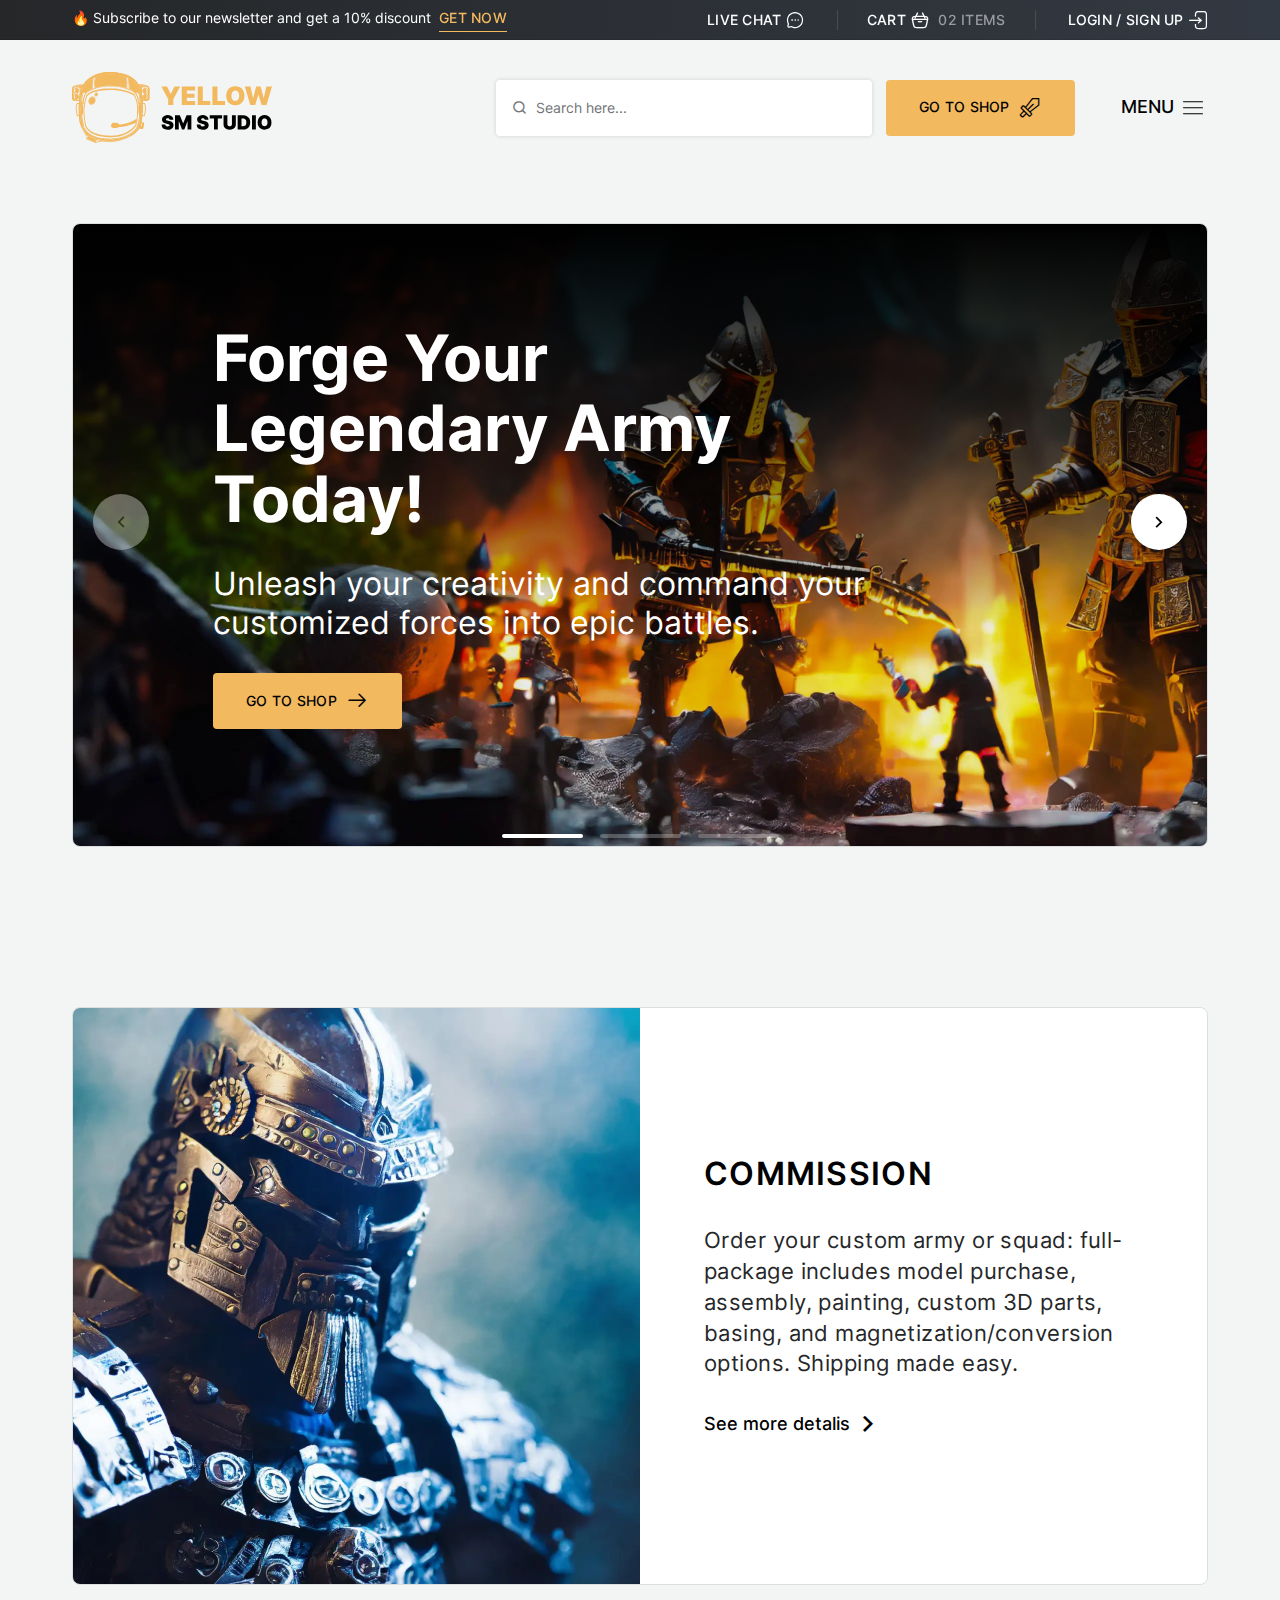
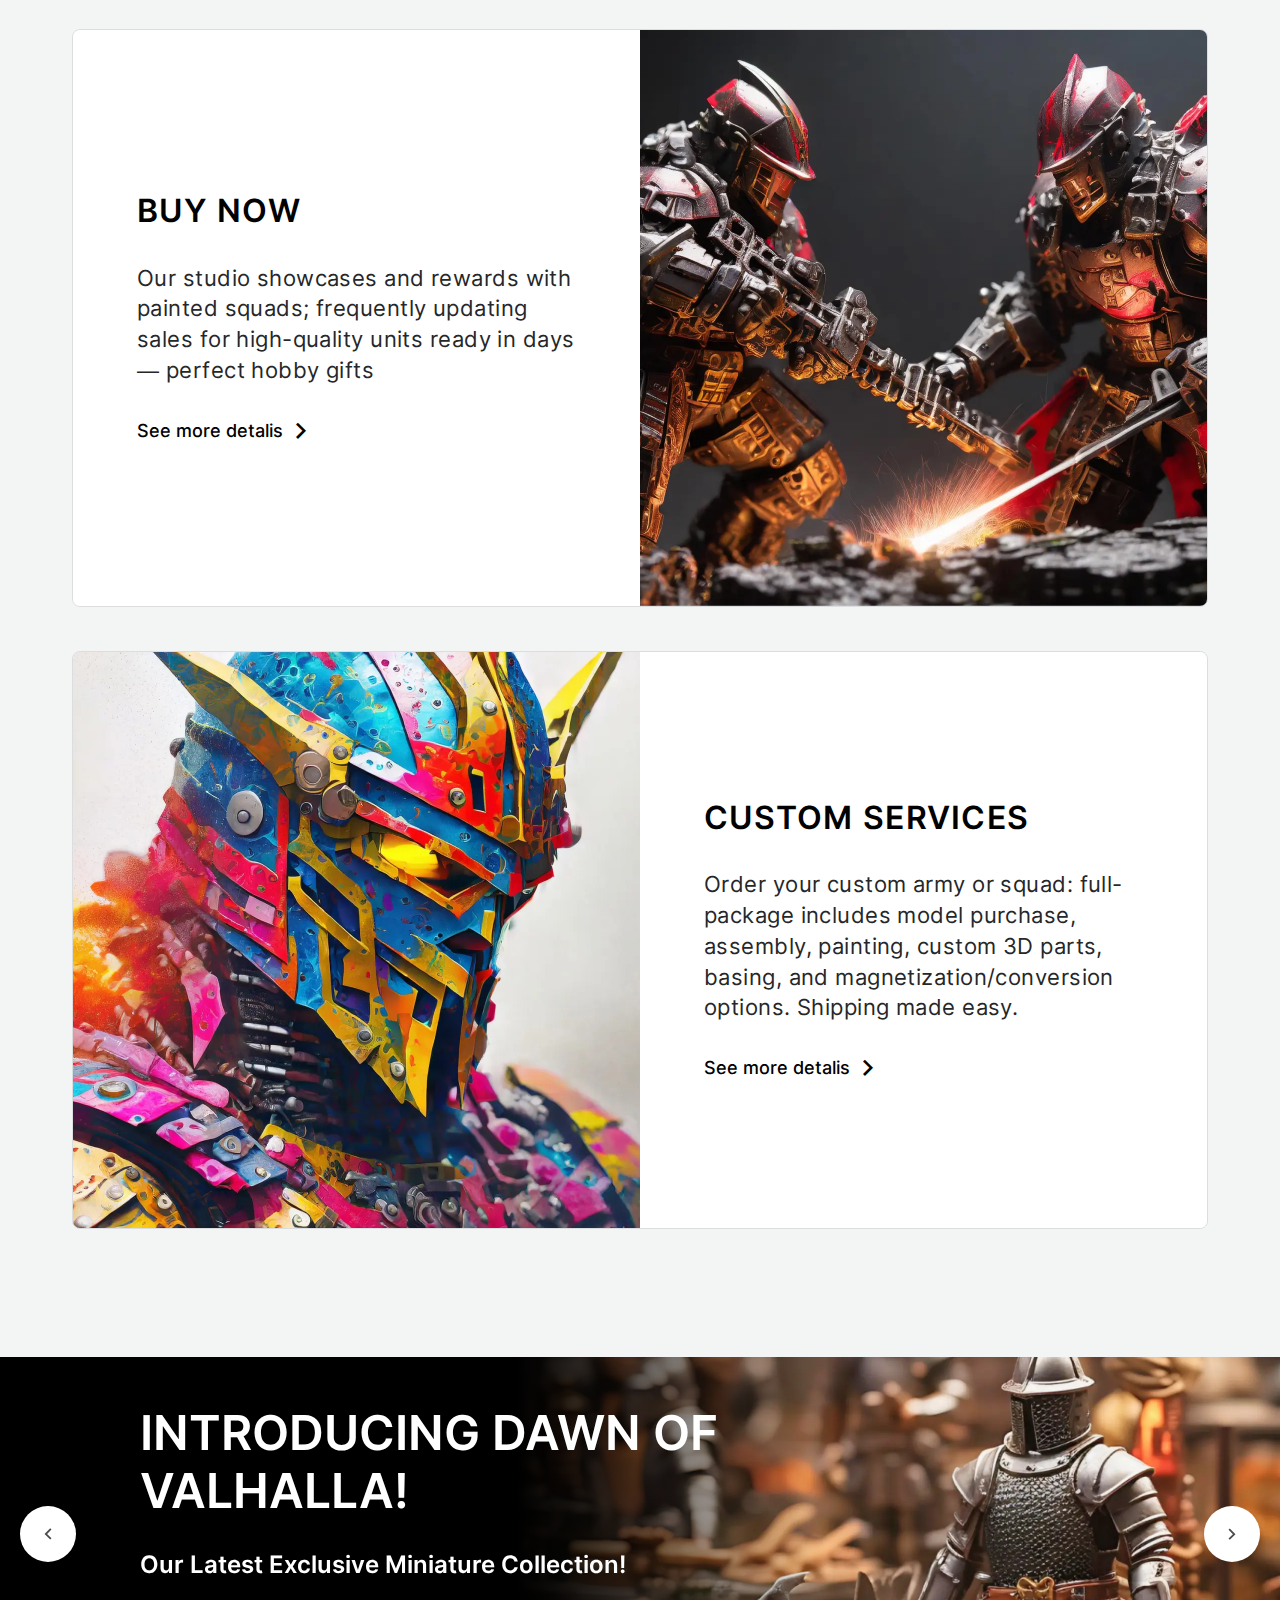
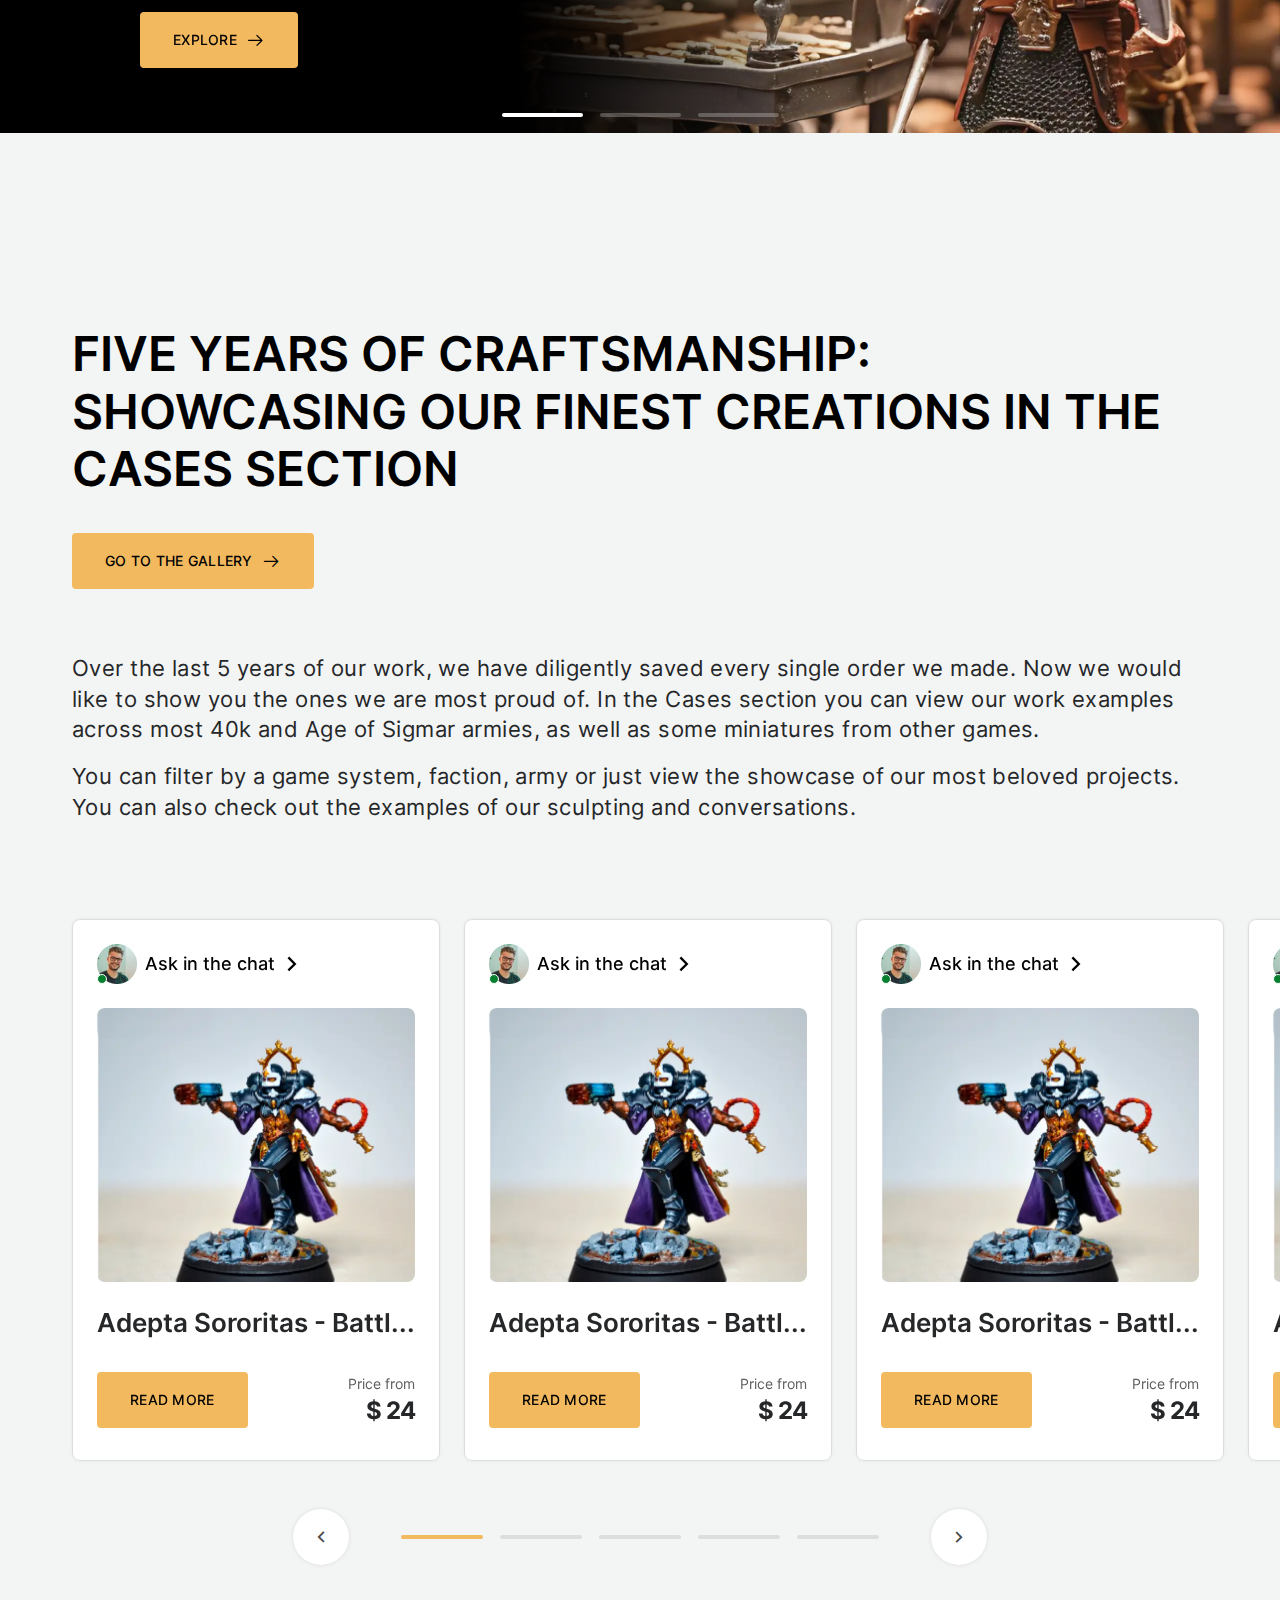
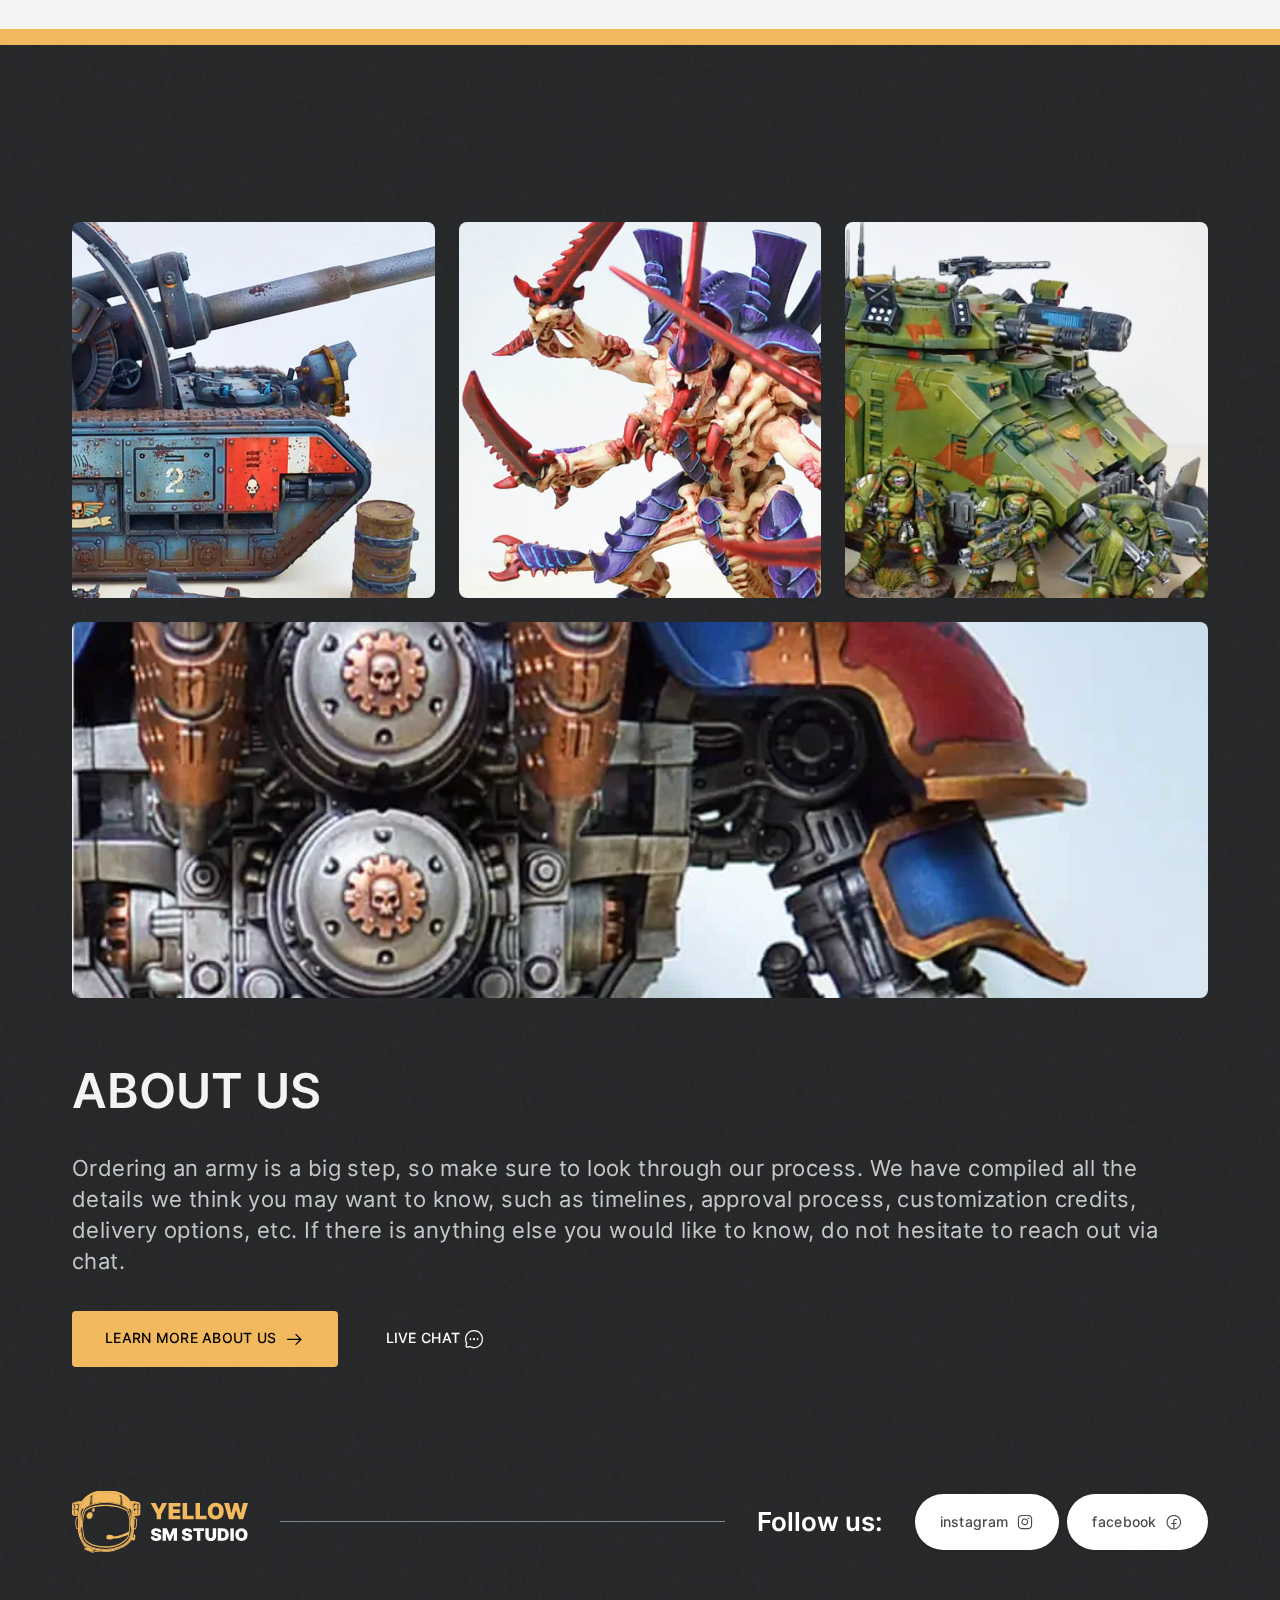
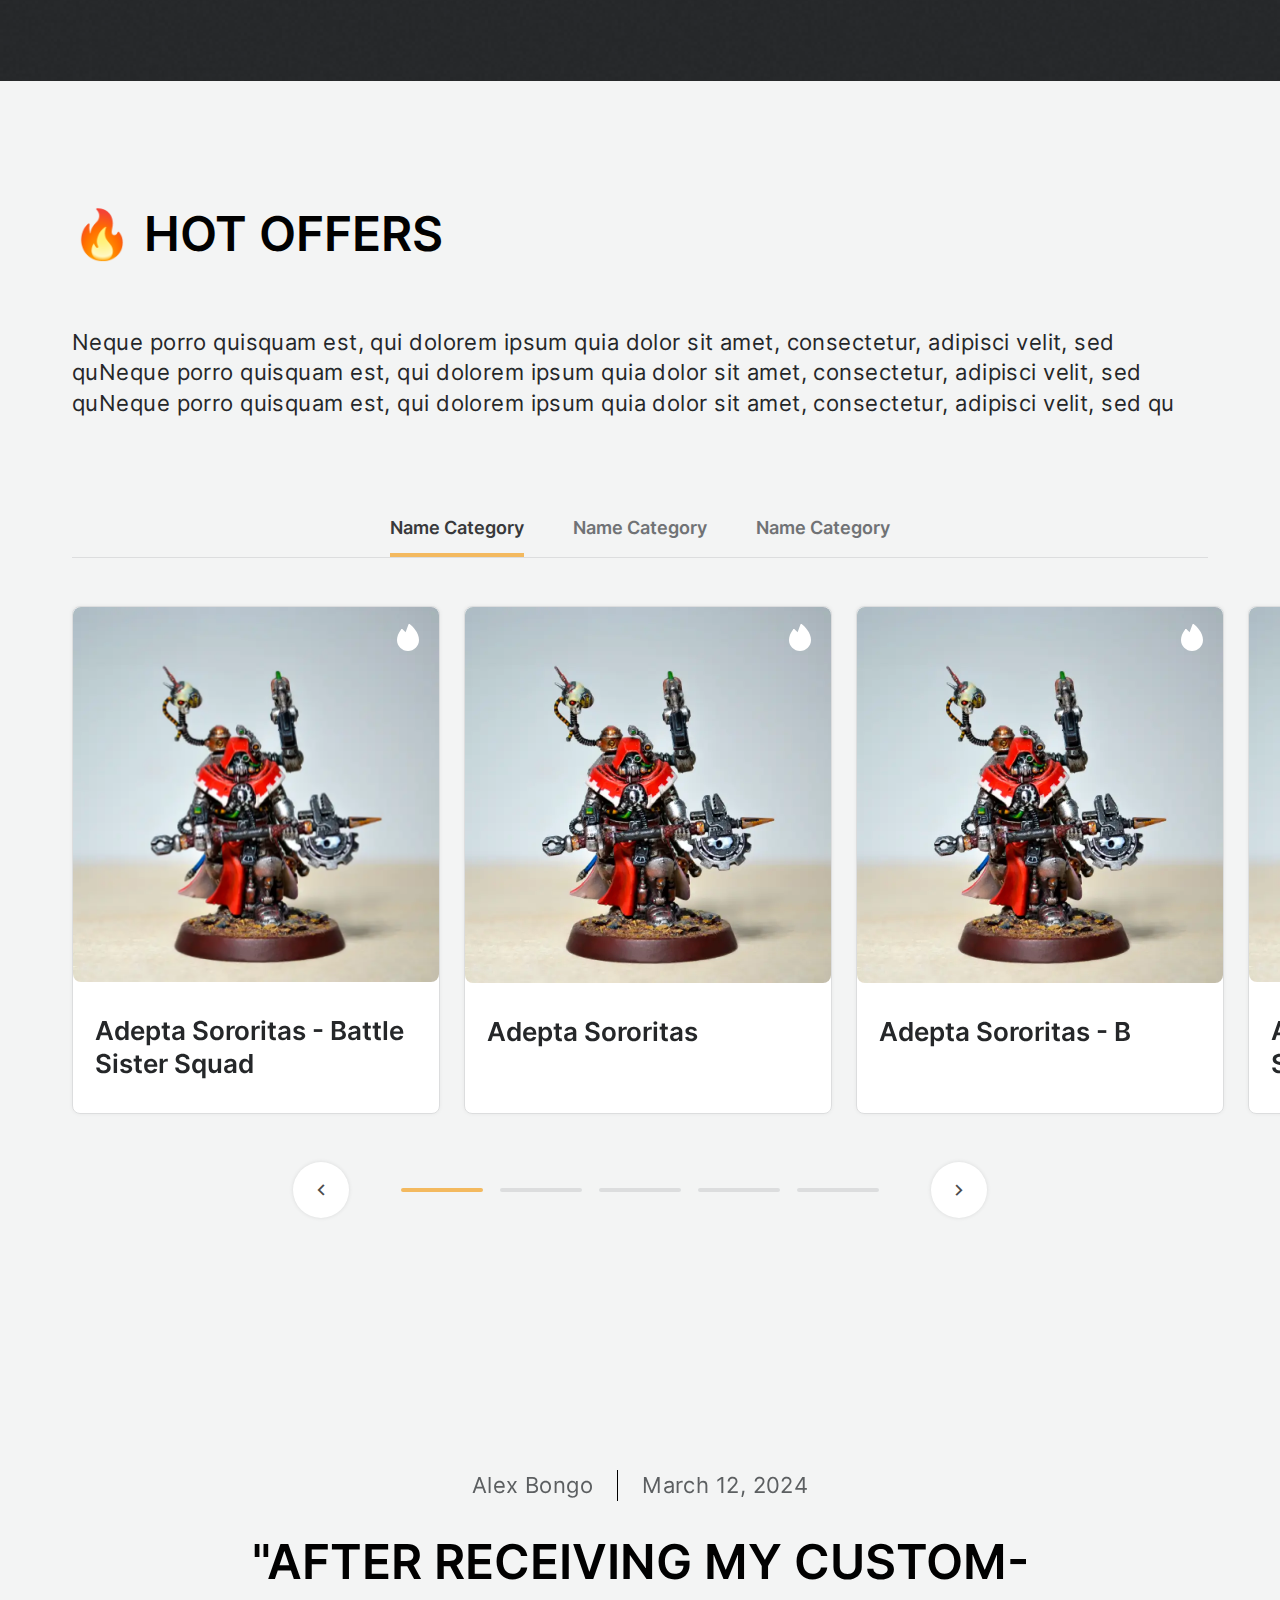
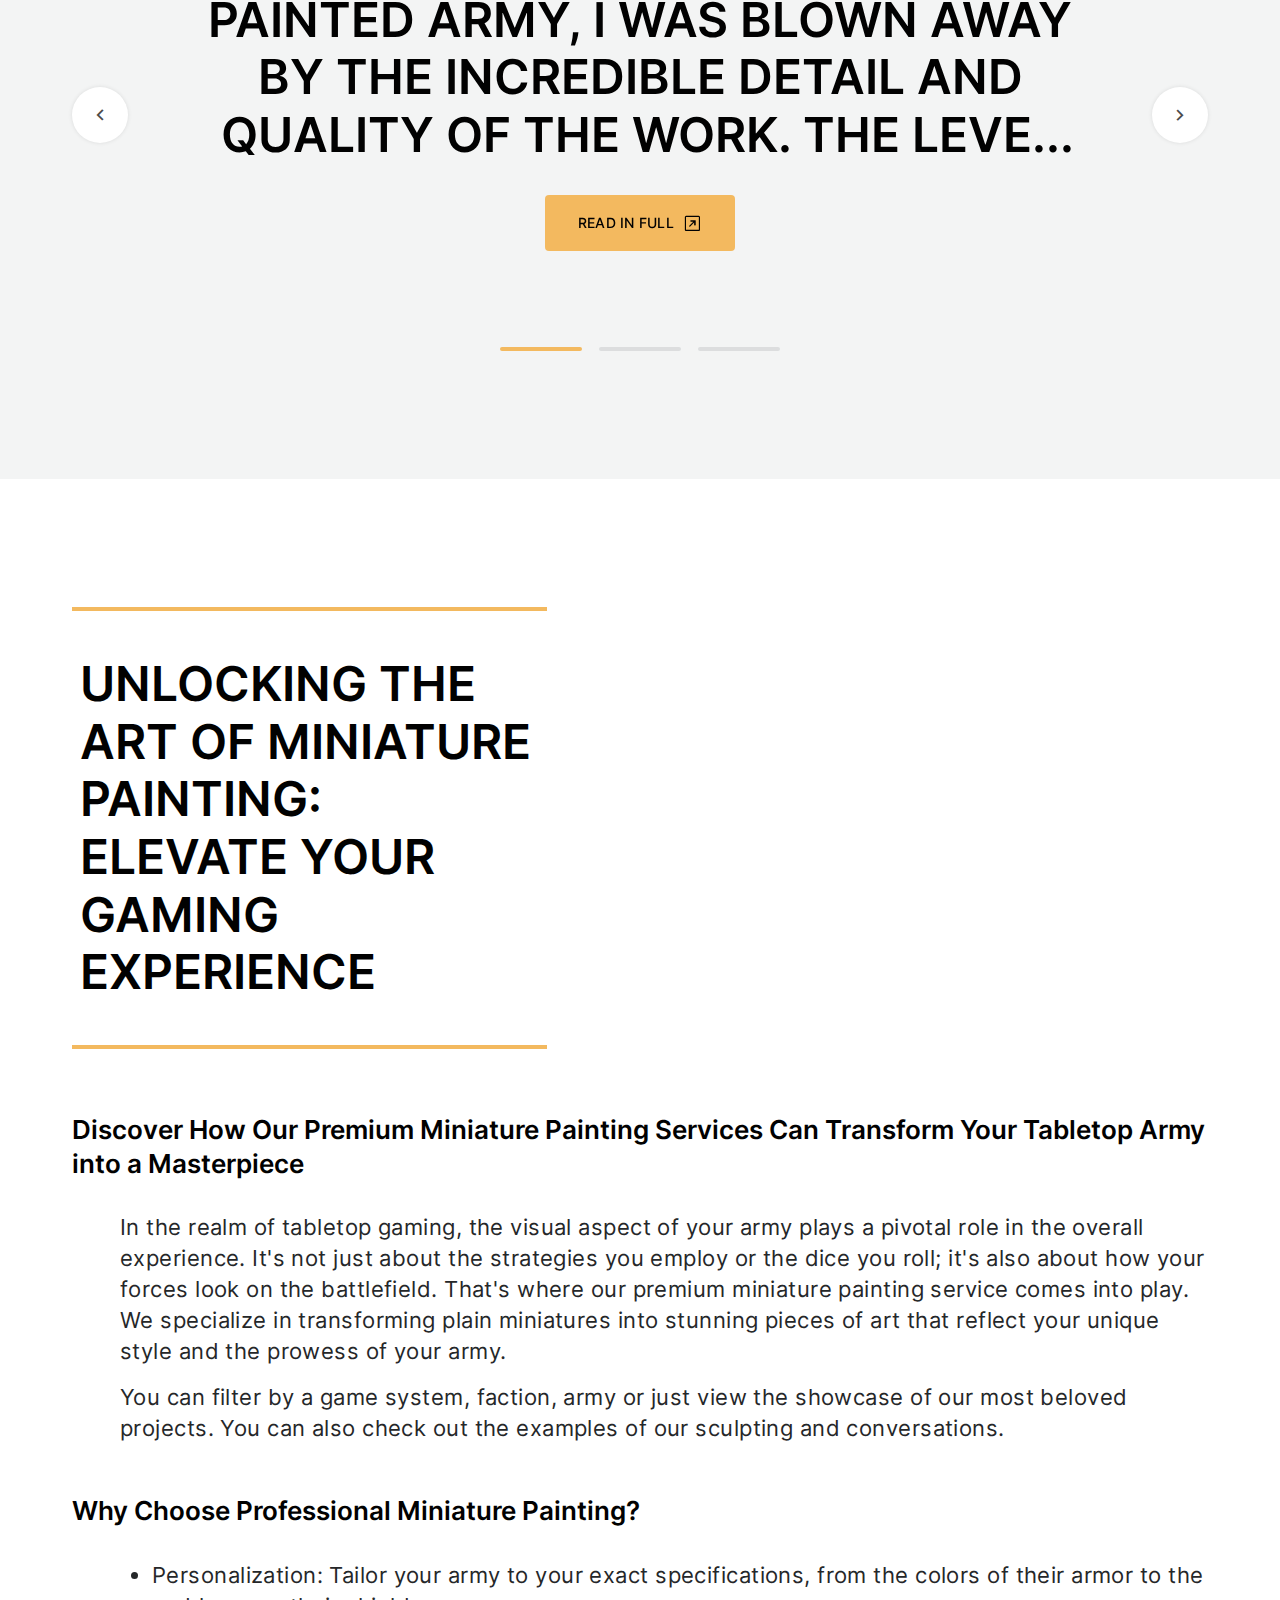
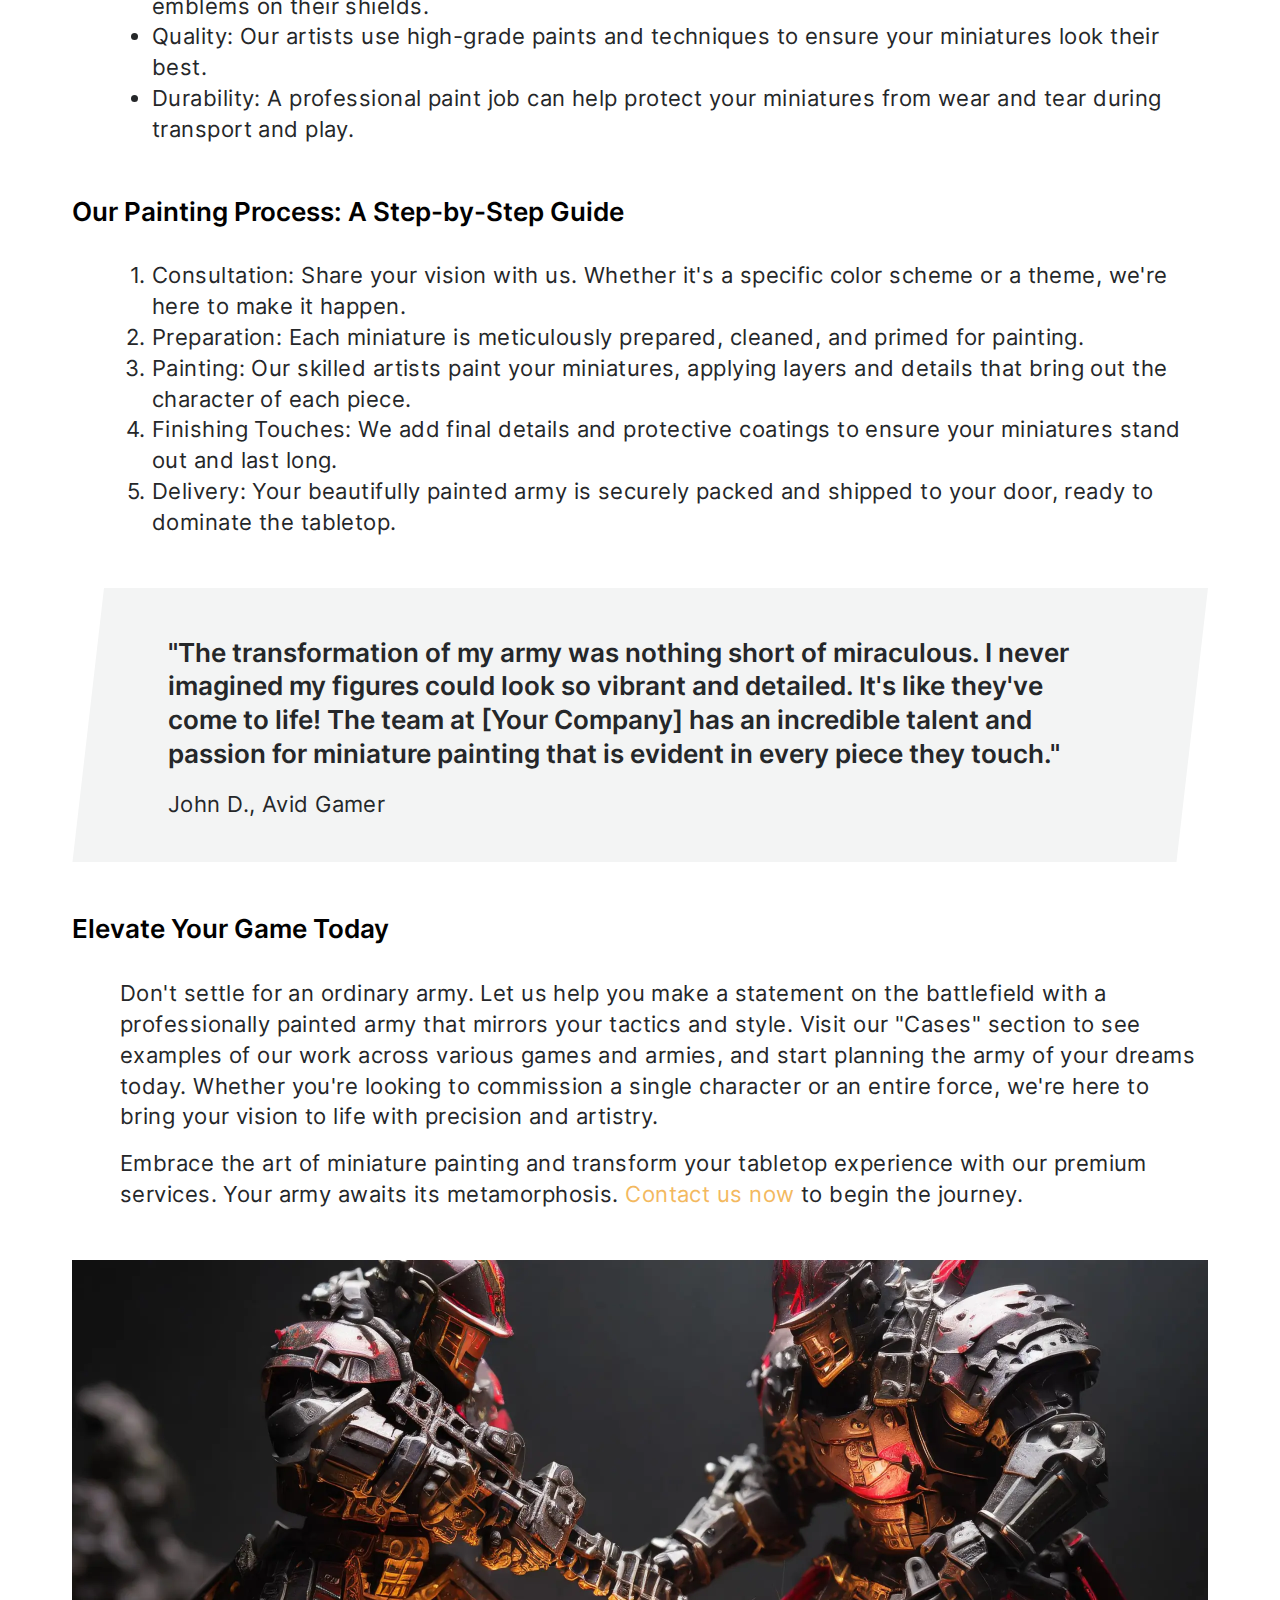
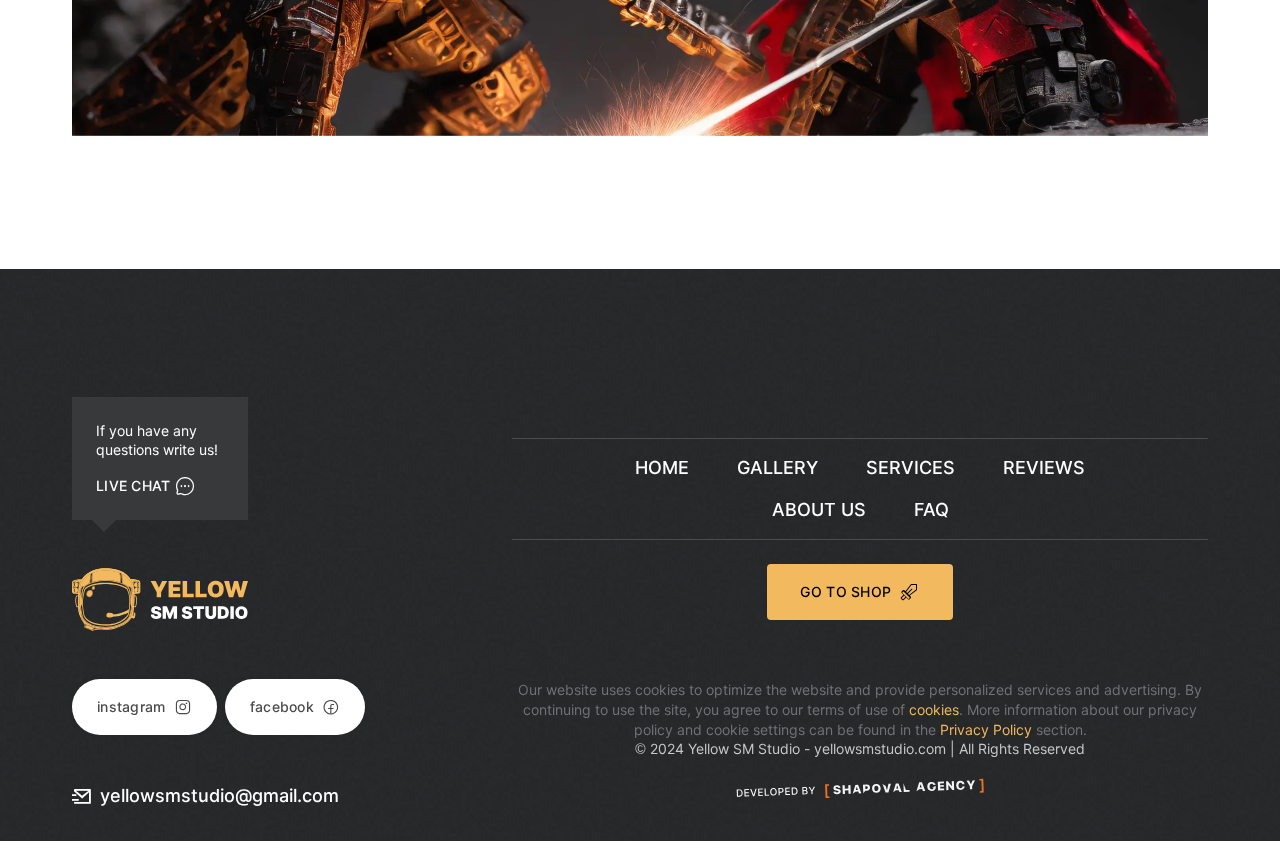
<file: index.html>
<!DOCTYPE html>
<html lang="en">

<head>
  <meta charset="UTF-8">
  <meta name="viewport" content="width=device-width, initial-scale=1.0">
  <link rel="icon" type="image/png" href="img/Favicon.png">
  <link rel="stylesheet" href="style/swiper-bundle.min.css">
  <link rel="stylesheet" href="style/jquery.fancybox.min.css">
  <link rel="stylesheet" href="style/reset.css">
  <link rel="stylesheet" href="style/icons.css">
  <link rel="stylesheet" href="style/style.css">
  <title>Gart Tech</title>
</head>

<body class="body">
  <!-- Sub Header -->
  <div class="subheader">
    <div class="wrapper">
      <div class="subheader__container">
        <div class="subheader__promotion">
          🔥 Subscribe to our newsletter and get a 10% discount
          <a href="#" class="link2">GET NOW</a>
        </div>
        <div class="subheader__navigation">
          <div class="subheader__chat">
            <button class="subheader__chat-btn link chat" aria-label="LIVE CHAT">
              LIVE CHAT
              <span class="icon-NameChat-Round-Dots"></span>
            </button>
          </div>
          <div class="subheader__basket">
            <div class="subheader__basket-btn link">
              CART<span class="icon-NameCart-4"></span>
            </div>
            <div class="subheader__basket-quantity open-basket">02 ITEMS</div>
          </div>
          <div class="subheader__entrance">
            <button class="subheader__entrance-btn link authorization-open" aria-label="LOGIN / SIGN UP">
              LOGIN / SIGN UP
              <span class="icon-NameLogin-2"></span>
            </button>
          </div>
        </div>
      </div>
    </div>
  </div>

  <!-- LOGIN / SIGN UP -->
  <div class="authorization">
    <div class="authorization__container">
      <button class="authorization__close icon-Nameclose-line" aria-label="button close modal LOGIN / SIGN UP"></button>

      <!-- SIGN UP -->
      <div class="authorization__sign-up authorization__content">
        <p>Sign up</p>
        <span>Enter your credentials to register on the site</span>
        <form id="signUpForm" class="authorization__form">
          <div class="authorization__form-input">
            <label for="email">Email address</label>
            <div class="form-group input-style">
              <span class="authorization__form-input-icon icon-NameEnvelopeSimple"></span>
              <input type="email" id="email" name="email" placeholder="name@mail.com"
                pattern="^\w+([\.-]?\w+)*@\w+([\.-]?\w+)*(\.\w{2,3})+$" title="Email" required>
            </div>
            <div class="validation-message"></div>
          </div>

          <div class="authorization__form-input">
            <label for="password">Password:</label>
            <div class="form-group input-style">
              <span class="authorization__form-input-icon icon-NameKey"></span>
              <input type="password" id="password" name="password" pattern=".{8,}" placeholder="Enter your password"
                title="Password must be at least 8 characters long">
              <span class="password-toggle" onclick="togglePasswordVisibility('password')">
                <img width="18" height="18" class="see-password" src="img/open-pasword.svg"
                  alt="Toggle Password Visibility">
                <!-- <img width="18" height="18" class="hide-password" src="img/open-pasword.svg" alt="Toggle Password Private"/> -->
              </span>
            </div>
            <span class="validation-message"></span>
          </div>

          <div class="authorization__form-input">
            <label for="repeat-password">Repeat the password:</label>
            <div class="form-group input-style">
              <span class="authorization__form-input-icon icon-NameKey"></span>
              <input type="password" id="repeat-password" name="repeat-password" pattern=".{8,}"
                placeholder="Please re-enter your password" title="Password must be at least 8 characters long">
              <span class="password-toggle" onclick="togglePasswordVisibility('repeat-password')">
                <img width="18" height="18" class="see-password" src="img/open-pasword.svg"
                  alt="Toggle Password Visibility">
                <!-- <img width="18" height="18" class="hide-password" src="img/open-pasword.svg" alt="Toggle Password Private"/> -->
              </span>
            </div>
            <span class="validation-message" id="repeat-password-validation"></span>
          </div>
          <button type="button" onclick="validateAndSubmit()" class="submit btn" aria-label="button send SIGN UP">
            SIGN UP <span class="icon-NameLogin-2"></span>
          </button>
        </form>
        <div class="authorization__or">
          <span></span>
          <p>Or</p>
          <span></span>
        </div>
        <div class="authorization__additional">
          <a href="#">Sign up with Google
            <span>
              <img width="18" height="18" src="img/google-icon.svg" alt="Sign up with Google">
            </span>
          </a>
          <!-- <a href="#">Sign up with Apple
            <span>
              <img width="16" height="18" src="img/apple.svg" alt="Sign up with Apple">
            </span>
          </a> -->
        </div>
        <div class="authorization__change">
          <p>Already have an account?</p>
          <button class="authorization__sign-up-btn" aria-label="button send LOG IN">LOG IN</button>
        </div>
      </div>

      <!-- LOGIN -->
      <div class="authorization__login authorization__content">
        <p>Log in</p>
        <span>Enter your credentials to access your account</span>
        <form id="loginForm" class="authorization__form">
          <div class="authorization__form-input">
            <label for="email">Email address</label>
            <div class="form-group input-style">
              <span class="authorization__form-input-icon icon-NameEnvelopeSimple"></span>
              <input type="email" id="email2" name="email" placeholder="name@mail.com"
                pattern="^\w+([\.-]?\w+)*@\w+([\.-]?\w+)*(\.\w{2,3})+$" title="Email" required>
            </div>
            <div class="validation-message"></div>
          </div>

          <div class="authorization__form-input">
            <label for="password">Password:</label>
            <div class="form-group input-style">
              <span class="authorization__form-input-icon icon-NameKey"></span>
              <input type="password" id="password2" name="password" pattern=".{8,}" placeholder="Enter your password"
                title="Password must be at least 8 characters long">
              <span class="password-toggle" onclick="togglePasswordVisibility('password')">
                <img width="18" height="18" class="see-password" src="img/open-pasword.svg"
                  alt="Toggle Password Visibility">
                <!-- <img width="18" height="18" class="hide-password" src="img/open-pasword.svg" alt="Toggle Password Private"/> -->
              </span>
            </div>
            <span class="validation-message"></span>
          </div>

          <button type="button" onclick="validateAndSubmit()" class="submit btn" aria-label="button send LOG IN">
            LOG IN <span class="icon-NameLogin-2"></span>
          </button>

          <div class="authorization__form-checkbox">
            <label>
              <input type="checkbox" name="сheckbox" value="checked" title="Remember me">
              <span class="checkbox-custom"></span>
              <span class="checkbox-value">Remember me</span>
            </label>
            <a href="#" class="fargot-password" target="_blank">FORGOT PASSWORD?</a>
          </div>
        </form>
        <div class="authorization__or">
          <span></span>
          <p>Or</p>
          <span></span>
        </div>
        <div class="authorization__additional">
          <a href="#">Sign up with Google
            <span>
              <img width="18" height="18" src="img/google-icon.svg" alt="Sign up with Google">
            </span>
          </a>
          <!-- <a href="#">Sign up with Apple
            <span>
              <img width="16" height="18" src="img/apple.svg" alt="Sign up with Apple">
            </span>
          </a> -->
        </div>
        <div class="authorization__change">
          <p>Are you new here?</p>
          <a href="sign-up.html" class="authorization__login-btn ">CREATE ACCOUNT</a>
        </div>
      </div>
    </div>
  </div>

  <!-- Basket -->
  <section class="basket">
    <div class="basket_wrapper">
      <button class="basket__close" aria-label="button close modal basket">
        CLOSE <span class="icon-Nameclose-line"></span>
      </button>
      <div class="basket__content">
        <h2>My Cart <span class="basket__value btn">3</span></h2>
        <div class="basket__container">
          <div class="basket__card">
            <div class="basket__card-box">
              <div class="basket__card-img">
                <picture>
                  <source srcset="img/gallery-obj1.webp" type="image/webp">
                  <source srcset="img/gallery-obj1.jpg" type="image/jpg">
                  <img width="640" height="552" src="img/gallery-obj1.jpg" alt="Forge Your Legendary Army Today!">
                </picture>
              </div>
              <div class="basket__card-description">
                <div class="basket__card-description-title">
                  <p>Adepta Sororitas - Battle Sister Squad</p>
                  <span class="card-delate icon-NameTrash"></span>
                </div>
                <div class="basket__card-description-price">
                  <p class="basket__content-value">10$</p>
                  <div class="quantity">
                    <button class="btn minus-btn icon-NameMinus" aria-label="button minus"></button>
                    <input type="text" class="quantity-input" value="1" readonly title="quantity">
                    <button class="btn plus-btn icon-NamePlus" aria-label="button add"></button>
                  </div>
                </div>
              </div>
            </div>
            <div class="basket__textarea additional-class">
              <div class="toggle">
                Add a comment <span class="icon-NameArrow-DOWN"></span>
              </div>
              <form class="hidden">
                <textarea></textarea>
              </form>
            </div>
          </div>

          <div class="basket__card">
            <div class="basket__card-box">
              <div class="basket__card-img">
                <picture>
                  <source srcset="img/hot-offers-img.webp" type="image/webp">
                  <source srcset="img/hot-offers-img.jpg" type="image/jpg">
                  <img width="736" height="752" src="img/hot-offers-img.jpg" alt="Forge Your Legendary Army Today!">
                </picture>
              </div>
              <div class="basket__card-description">
                <div class="basket__card-description-title">
                  <p>Adepta Sororitas - Battle Sister Squad</p>
                  <span class="card-delate icon-NameTrash"></span>
                </div>
                <div class="basket__card-description-price">
                  <p class="basket__content-value">10$</p>
                  <div class="quantity">
                    <button class="btn minus-btn" aria-label="button minus">-</button>
                    <input type="text" class="quantity-input" value="1" title="quantity">
                    <button class="btn plus-btn" aria-label="button add">+</button>
                  </div>
                </div>
              </div>
            </div>
            <div class="basket__textarea">
              <div class="toggle">
                Add a comment <span class="icon-NameArrow-DOWN"></span>
              </div>
              <form class="hidden">
                <textarea></textarea>
              </form>
            </div>
          </div>

          <div class="basket__card">
            <div class="basket__card-box">
              <div class="basket__card-img">
                <picture>
                  <source srcset="img/hot-offers-img2.webp" type="image/webp">
                  <source srcset="img/hot-offers-img2.jpg" type="image/jpg">
                  <img width="736" height="752" src="img/hot-offers-img2.jpg" alt="Forge Your Legendary Army Today!">
                </picture>
              </div>
              <div class="basket__card-description">
                <div class="basket__card-description-title">
                  <p>Adepta Sororitas - Battle Sister Squad</p>
                  <span class="card-delate icon-NameTrash"></span>
                </div>
                <div class="basket__card-description-price">
                  <p class="basket__content-value">10$</p>
                  <div class="quantity">
                    <button class="btn minus-btn" aria-label="button minus">-</button>
                    <input type="text" class="quantity-input" value="1" title="quantity">
                    <button class="btn plus-btn" aria-label="button add">+</button>
                  </div>
                </div>
              </div>
            </div>
            <div class="basket__textarea">
              <div class="toggle">
                Add a comment <span class="icon-NameArrow-DOWN"></span>
              </div>
              <form class="hidden">
                <textarea></textarea>
              </form>
            </div>
          </div>
        </div>
        <div class="basket__footer">
          <div class="basket__sumbal">
            <p>SUBTOTAL:<span id="sum"></span></p>
          </div>
          <div class="basket__navigation">
            <a href="index.html" class="continue__shopping"><span class="icon-NameArrow-left"></span>CONTINUE SHOPPING</a>
            <a href="checkout.html" class="continue__checkout btn">CHECKOUT<span class="icon-myArrowright"></span></a>
          </div>
        </div>
      </div>
    </div>
  </section>

  <!-- Menu -->
  <div class="menu">
    <div class="menu__overflow">
      <button class="close-btn" aria-label="button close modal menu">
        CLOSE<span class="icon-Nameclose-line"></span>
      </button>
      <div class="menu__content">
        <nav class="menu__navigation">
          <ul>
            <li>
              <a href="index.html" class="link menu__link">HOME</a>
            </li>
            <li>
              <a href="gallery.html" class="link menu__link">GALLERY</a>
            </li>
            <li>
              <a href="reviews.html" class="link menu__link">REVIEWS</a>
            </li>
            <li>
              <a href="about-us.html" class="link menu__link">ABOUT US</a>
            </li>
            <li>
              <a href="faq.html" class="link menu__link">FAQ</a>
            </li>
            <li class="menu__navigation-none">
              <button class="link authorization-open" onclick="initializeModal()" aria-label="open modal LOGIN / SIGN UP">
                LOGIN / SIGN UP
                <span class="icon-NameLogin-2"></span>
              </button>
            </li>
            <li class="go-to-shop">
              <a href="services.html" class="btn">GO TO SHOP<span class="icon-NameSword"></span></a>
            </li>
          </ul>
        </nav>
        <div class="menu__services">
          <h2>SERVICES</h2>
          <div class="menu__services-box">
            <article onclick="window.open('services.html', '_blank')" class="card menu__link">
              <div class="menu__services-box-img">
                <picture>
                  <source srcset="img/menu-services-obj1.webp" type="image/webp">
                  <source srcset="img/menu-services-obj1.jpg" type="image/jpeg">
                  <img src="img/menu-services-obj1.jpg" alt="COMMISSION IMAGE">
                </picture>
              </div>
              <div class="menu__services-box-text">
                <h3>COMMISSION</h3>
              </div>
            </article>

            <article onclick="window.open('services.html', '_blank')" class="card menu__link">
              <div class="menu__services-box-img">
                <picture>
                  <source srcset="img/menu-services-obj2.webp" type="image/webp">
                  <source srcset="img/menu-services-obj2.jpg" type="image/jpeg">
                  <img src="img/menu-services-obj2.jpg" alt="BUY NOW">
                </picture>
              </div>
              <div class="menu__services-box-text">
                <h3>BUY NOW</h3>
              </div>
            </article>

            <article onclick="window.open('services.html', '_blank')" class="card menu__link">
              <div class="menu__services-box-img">
                <picture>
                  <source srcset="img/menu-services-obj3.webp" type="image/webp">
                  <source srcset="img/menu-services-obj3.jpg" type="image/jpg">
                  <img src="img/menu-services-obj3.jpg" alt="CUSTOM SERVICES">
                </picture>
              </div>
              <div class="menu__services-box-text">
                <h3>CUSTOM SERVICES</h3>
              </div>
            </article>
          </div>
        </div>
        <div class="menu__chat">
          <p>If you have any questions write us!</p>
          <button class="chat menu__link" aria-label="open LIVE CHAT">
            LIVE CHAT
            <span class="icon-NameChat-Round-Dots"></span>
          </button>
        </div>
      </div>
    </div>
  </div>

  <!-- Header -->
  <header class="header">
    <div class="wrapper">
      <div class="header__container">
        <div class="header__logo">
          <a href="index.html">
            <img width="200" height="71" src="img/logo.svg" alt="Gart Tech logotype">
          </a>
        </div>
        <div class="header__navigation">
          <div class="header__navigation-search">
            <div class="header__navigation-search-box icon-NameSearch">
              <input type="text" id="searchInput" placeholder="Search here..." title="Search here...">
              <span class="icon-NameArrow-left header__submit"><input type="submit" value=""
                  class="header__submit-btn" title="submit"></span>
            </div>
            <button class="search-open icon-NameSearch" aria-label="burger menu"></button>
            <div class="search-btn btn">
              <span></span>
              <span></span>
              <span></span>
            </div>
          </div>
          <div class="header__navigation-btn-shop">
            <a href="services.html" class="btn">
              GO TO SHOP<span class="icon-NameSword"></span>
            </a>
          </div>
          <div class="header__navigation-menu">
            <span>MENU</span>
            <div class="menu-btn">
              <span></span>
              <span></span>
              <span></span>
            </div>
          </div>
        </div>
      </div>
    </div>
  </header>

  <!-- Hero -->
  <section class="hero">
    <div class="wrapper">
      <div class="hero__container">
        <div class="hero__swiper swiper-container">
          <div class="hero__wrapper swiper-wrapper">
            <div class="hero__slide swiper-slide hero__slide-item1">
              <div class="hero__content">
                <div class="hero__content-img">
                  <picture>
                    <source srcset="img/hero-slide-obj-01-smoll.webp" type="image/webp" media="(max-width: 1279px)">
                    <source srcset="img/hero-slide-obj-01-smoll.png" type="image/png" media="(max-width: 1279px)">
                    <source srcset="img/hero-slide-obj-01.webp" type="image/webp">
                    <source srcset="img/hero-slide-obj-01.jpg" type="image/jpeg">
                    <img width="3552" height="1248" src="img/hero-slide-obj-01.jpg" alt="Forge Your Legendary Army Today!">
                  </picture>
                </div>
                <h2>Forge Your Legendary Army Today!</h2>
                <p>
                  Unleash your creativity and command your customized forces
                  into epic battles.
                </p>
                <a href="services.html" class="btn">GO TO SHOP <span class="icon-NameArrow-right"></span></a>
              </div>
            </div>
            <div class="hero__slide swiper-slide hero__slide-item2">
              <div class="hero__content">
                <div class="hero__content-img">
                  <picture>
                    <source srcset="img/hero-slide-obj-02-smoll.webp" type="image/webp" media="(max-width: 1279px)">
                    <source srcset="img/hero-slide-obj-02-smoll.jpg" type="image/jpeg" media="(max-width: 1279px)">
                    <source srcset="img/hero-slide-obj-02.webp" type="image/webp">
                    <source srcset="img/hero-slide-obj-02.jpg" type="image/jpeg">
                    <img width="3552" height="1248" src="img/hero-slide-obj-02.jpg" alt="Forge Your Legendary Army Today!">
                  </picture>
                </div>
                <h2>Head text slide 2</h2>
                <p>
                  Sub text Sub text Sub text Sub text Sub text Sub text Sub
                  text Sub text Sub text Sub text Sub text Sub text Sub text
                  Sub text Sub text Sub text
                </p>
                <a href="services.html" class="btn">GO TO SHOP <span class="icon-NameArrow-right"></span></a>
              </div>
            </div>
            <div class="hero__slide swiper-slide hero__slide-item3">
              <div class="hero__content">
                <div class="hero__content-img">
                  <picture>
                    <source srcset="img/hero-slide-obj-03-smoll.webp" type="image/webp" media="(max-width: 1279px)">
                    <source srcset="img/hero-slide-obj-03-smoll.jpg" type="image/jpeg" media="(max-width: 1279px)">
                    <source srcset="img/hero-slide-obj-03.webp" type="image/webp">
                    <source srcset="img/hero-slide-obj-03.jpg" type="image/jpeg">
                    <img width="3552" height="1248" src="img/hero-slide-obj-02.jpg" alt="Forge Your Legendary Army Today!">
                  </picture>
                </div>
                <h2>Head text slide 3</h2>
                <p>
                  Sub text Sub text Sub text Sub text Sub text Sub text Sub
                  text Sub text Sub text Sub text Sub text Sub text Sub text
                  Sub text Sub text Sub text Sub text Sub text Sub text Sub
                  text Sub text Sub text Sub text Sub text Sub text Sub text
                  Sub text Sub text Sub text Sub text Sub text Sub text Sub
                  text Sub text Sub text Sub text Sub text Sub text
                </p>
                <a href="services.html" class="btn">GO TO SHOP <span class="icon-NameArrow-right"></span></a>
              </div>
            </div>
          </div>
          <div class="swiper-pagination slider-pagination"></div>
          <div class="hero__navigation">
            <div class="swiper-button-prev hero__arrow icon-NameArrow-left" aria-label="swiper button prev"></div>
            <div class="swiper-button-next hero__arrow icon-myArrowright" aria-label="swiper button next"></div>
          </div>
        </div>
      </div>
    </div>
  </section>

  <!-- Categories -->
  <div class="categories">
    <div class="wrapper">
      <div class="categories__container">
        <article class="categories__card">
          <a href="img/categories-obj1.jpg" data-fancybox class="categories__card-img">
            <picture>
              <source srcset="img/categories-obj1-smoll.webp" type="image/webp" media="(max-width: 1279px)">
              <source srcset="img/categories-obj1-smoll.jpg" type="image/jpeg" media="(max-width: 1279px)">
              <source srcset="img/categories-obj1.webp" type="image/webp">
              <source srcset="img/categories-obj1.jpg" type="image/jpeg">
              <img width="1776" height="1152" src="img/categories-obj1.jpg" alt="Forge Your Legendary Army Today!">
            </picture>
          </a>
          <div class="categories__card-content">
            <h3>COMMISSION</h3>
            <p>
              Order your custom army or squad: full-package includes model
              purchase, assembly, painting, custom 3D parts, basing, and
              magnetization/conversion options. Shipping made easy.
            </p>
            <a href="#" class="link">See more detalis<span class="icon-NameArrow-left"></span></a>
          </div>
        </article>

        <article class="categories__card categories__card2">
          <div class="categories__card-content">
            <h3>BUY NOW</h3>
            <p>
              Our studio showcases and rewards with painted squads; frequently
              updating sales for high-quality units ready in days— perfect
              hobby gifts
            </p>
            <a href="#" class="link">See more detalis<span class="icon-NameArrow-left"></span></a>
          </div>
          <a href="img/categories-obj2.jpg" data-fancybox class="categories__card-img">
            <picture>
              <source srcset="img/categories-obj1-smoll2.webp" type="image/webp" media="(max-width: 1279px)">
              <source srcset="img/categories-obj1-smoll2.jpg" type="image/jpeg" media="(max-width: 1279px)">
              <source srcset="img/categories-obj2.webp" type="image/webp">
              <source srcset="img/categories-obj2.jpg" type="image/jpeg">
              <img width="1776" height="1152" src="img/categories-obj2.jpg" alt="Forge Your Legendary Army Today!">
            </picture>
          </a>
        </article>

        <article class="categories__card">
          <a href="img/categories-obj3.jpg" data-fancybox class="categories__card-img">
            <picture>
              <source srcset="img/categories-obj1-smoll3.webp" type="image/webp" media="(max-width: 1279px)">
              <source srcset="img/categories-obj1-smoll3.jpg" type="image/jpeg" media="(max-width: 1279px)">
              <source srcset="img/categories-obj3.webp" type="image/webp">
              <source srcset="img/categories-obj3.jpg" type="image/jpeg">
              <img width="1776" height="1152" src="img/categories-obj3.jpg" alt="Forge Your Legendary Army Today!">
            </picture>
          </a>
          <div class="categories__card-content">
            <h3>CUSTOM SERVICES</h3>
            <p>
              Order your custom army or squad: full-package includes model
              purchase, assembly, painting, custom 3D parts, basing, and
              magnetization/conversion options. Shipping made easy.
            </p>
            <a href="#" class="link">See more detalis<span class="icon-NameArrow-left"></span></a>
          </div>
        </article>
      </div>
    </div>
  </div>

  <!-- Promotion Banner -->
  <section class="promotion-banner">
    <div class="promotion-banner__swiper swiper-container">
      <div class="promotion-banner__wrapper swiper-wrapper">
        <div class="promotion-banner__slide swiper-slide">
          <div class="promotion-banner__content">
            <div class="promotion-banner__content-img">
              <picture>
                <source srcset="img/promotion-banner-obj1.webp" type="image/webp">
                <source srcset="img/promotion-banner-obj1.jpg" type="image/jpg">
                <img width="3840" height="752" src="img/promotion-banner-obj1.jpg" alt="INTRODUCING DAWN OF VALHALLA!">
              </picture>
            </div>
            <h2>INTRODUCING DAWN OF VALHALLA!</h2>
            <p>Our Latest Exclusive Miniature Collection!</p>
            <a href="#" class="btn">EXPLORE<span class="icon-NameArrow-right"></span></a>
          </div>
        </div>
        <div class="promotion-banner__slide swiper-slide">
          <div class="promotion-banner__content">
            <div class="promotion-banner__content-img">
              <picture>
                <source srcset="img/promotion-banner-obj2.webp" type="image/webp">
                <source srcset="img/promotion-banner-obj2.jpg" type="image/jpg">
                <img width="3840" height="752" src="img/promotion-banner-obj2.jpg" alt="Head text slide 2">
              </picture>
            </div>
            <h2>Head text slide 2</h2>
            <p>
              Subtext Subtext Subtext Subtext Subtext Subtext Subtext Subtext
              Subtext
            </p>
            <a href="#" class="btn">EXPLORE<span class="icon-NameArrow-right"></span></a>
          </div>
        </div>
        <div class="promotion-banner__slide swiper-slide">
          <div class="promotion-banner__content">
            <div class="promotion-banner__content-img">
              <picture>
                <source srcset="img/promotion-banner-obj3.webp" type="image/webp">
                <source srcset="img/promotion-banner-obj3.jpg" type="image/jpg">
                <img width="3840" height="752" src="img/promotion-banner-obj3.jpg" alt="Head text slide 3">
              </picture>
            </div>
            <h2>Head text slide 3</h2>
            <p>
              Subtext Subtext Subtext Subtext Subtext Subtext Subtext Subtext
              Subtext Subtext Subtext Subtext Subtext Subtext Subtext Subtext
              Subtext Subtext Subtext Subtext Subtext Subtext Subtext Subtext
              Subtext Subtext Subtext Subtext Subtext Subtext Subtext Subtext
              Subtext Subtext Subtext Subtext Subtext Subtext Subtext Subtext
              Subtext Subtext
            </p>
            <a href="#" class="btn">EXPLORE<span class="icon-NameArrow-right"></span></a>
          </div>
        </div>
      </div>
      <div class="promotion-banner-pagination slider-pagination"></div>
      <div class="hero__navigation">
        <div class="promotion-banner-prev hero__arrow icon-NameArrow-left"></div>
        <div class="promotion-banner-next hero__arrow icon-myArrowright"></div>
      </div>
    </div>
  </section>

  <!-- Gallery -->
  <section class="gallery">
    <div class="wrapper">
      <div class="gallery__container">
        <div class="gallery__container-header">
          <div class="gallery__container-header-title">
            <h2>
              FIVE YEARS OF CRAFTSMANSHIP: <br>
              SHOWCASING OUR FINEST CREATIONS IN THE CASES SECTION
            </h2>
            <a href="gallery.html" class="btn">GO TO THE GALLERY <span class="icon-NameArrow-right"></span></a>
          </div>
          <div class="gallery__container-header-text">
            <p>
              Over the last 5 years of our work, we have diligently saved
              every single order we made. Now we would like to show you the
              ones we are most proud of. In the Cases section you can view our
              work examples across most 40k and Age of Sigmar armies, as well
              as some miniatures from other games.
            </p>
            <p>
              You can filter by a game system, faction, army or just view the
              showcase of our most beloved projects. You can also check out
              the examples of our sculpting and conversations.
            </p>
          </div>
        </div>
        <div class="gallery__container-main">
          <div class="gallery__swiper swiper-container">
            <div class="gallery__wrapper swiper-wrapper">
              <article class="gallery__slide swiper-slide">
                <div class="gallery__content">
                  <div class="gallery__content-chat">
                    <div class="gallery__content-chat-avatar">
                      <picture>
                        <source srcset="img/avatar.webp" type="image/webp">
                        <source srcset="img/avatar.png" type="image/png">
                        <img width="80" height="80" src="img/avatar.png" alt="INTRODUCING DAWN OF VALHALLA!">
                      </picture>
                      <span class="chat-status"></span>
                    </div>
                    <a href="#" class="link">Ask in the chat <span class="icon-myArrowright"></span></a>
                  </div>
                  <a href="img/gallery-obj1.jpg" data-fancybox="gallery" class="gallery__content-img">
                    <picture>
                      <source srcset="img/gallery-obj1.webp" type="image/webp">
                      <source srcset="img/gallery-obj1.jpg" type="image/jpg">
                      <img width="640" height="552" src="img/gallery-obj1.jpg"
                        alt="Adepta Sororitas - Battle Sister Squad">
                    </picture>
                  </a>
                  <div class="gallery__content-description">
                    <h3>Adepta Sororitas - Battle Sister Squad</h3>
                    <div class="gallery__content-description-box">
                      <a href="product.html" class="btn" title="READ MORE PRODUCT">READ MORE</a>
                      <div class="gallery__content-box-price">
                        <span>Price from</span>
                        <div class="gallery__content-price">$ 24</div>
                      </div>
                    </div>
                  </div>
                </div>
              </article>
              <article class="gallery__slide swiper-slide">
                <div class="gallery__content">
                  <div class="gallery__content-chat">
                    <div class="gallery__content-chat-avatar">
                      <picture>
                        <source srcset="img/avatar.webp" type="image/webp">
                        <source srcset="img/avatar.png" type="image/png">
                        <img width="80" height="80" src="img/avatar.png" alt="INTRODUCING DAWN OF VALHALLA!">
                      </picture>
                      <span class="chat-status"></span>
                    </div>
                    <a href="#" class="link">Ask in the chat<span class="icon-myArrowright"></span></a>
                  </div>
                  <a href="img/gallery-obj1.jpg" data-fancybox="gallery" class="gallery__content-img">
                    <picture>
                      <source srcset="img/gallery-obj1.webp" type="image/webp">
                      <source srcset="img/gallery-obj1.jpg" type="image/jpg">
                      <img width="640" height="552" src="img/gallery-obj1.jpg"
                        alt="Adepta Sororitas - Battle Sister Squad">
                    </picture>
                  </a>
                  <div class="gallery__content-description">
                    <h3>Adepta Sororitas - Battle Sister Squad</h3>
                    <div class="gallery__content-description-box">
                      <a href="product.html" class="btn" title="READ MORE PRODUCT">READ MORE</a>
                      <div class="gallery__content-box-price">
                        <span>Price from</span>
                        <div class="gallery__content-price">$ 24</div>
                      </div>
                    </div>
                  </div>
                </div>
              </article>
              <article class="gallery__slide swiper-slide">
                <div class="gallery__content">
                  <div class="gallery__content-chat">
                    <div class="gallery__content-chat-avatar">
                      <picture>
                        <source srcset="img/avatar.webp" type="image/webp">
                        <source srcset="img/avatar.png" type="image/png">
                        <img width="80" height="80" src="img/avatar.png" alt="INTRODUCING DAWN OF VALHALLA!">
                      </picture>
                      <span class="chat-status"></span>
                    </div>
                    <a href="#" class="link">Ask in the chat<span class="icon-myArrowright"></span></a>
                  </div>
                  <a href="img/gallery-obj1.jpg" class="gallery__content-img" data-fancybox="gallery">
                    <picture>
                      <source srcset="img/gallery-obj1.webp" type="image/webp">
                      <source srcset="img/gallery-obj1.jpg" type="image/jpg">
                      <img width="640" height="552" src="img/gallery-obj1.jpg"
                        alt="Adepta Sororitas - Battle Sister Squad">
                    </picture>
                  </a>
                  <div class="gallery__content-description">
                    <h3>Adepta Sororitas - Battle Sister Squad</h3>
                    <div class="gallery__content-description-box">
                      <a href="product.html" class="btn" title="READ MORE PRODUCT">READ MORE</a>
                      <div class="gallery__content-box-price">
                        <span>Price from</span>
                        <div class="gallery__content-price">$ 24</div>
                      </div>
                    </div>
                  </div>
                </div>
              </article>
              <article class="gallery__slide swiper-slide">
                <div class="gallery__content">
                  <div class="gallery__content-chat">
                    <div class="gallery__content-chat-avatar">
                      <picture>
                        <source srcset="img/avatar.webp" type="image/webp">
                        <source srcset="img/avatar.png" type="image/png">
                        <img width="80" height="80" src="img/avatar.png" alt="INTRODUCING DAWN OF VALHALLA!">
                      </picture>
                      <span class="chat-status"></span>
                    </div>
                    <a href="#" class="link">Ask in the chat<span class="icon-myArrowright"></span></a>
                  </div>
                  <a href="img/gallery-obj1.jpg" data-fancybox="gallery" class="gallery__content-img">
                    <picture>
                      <source srcset="img/gallery-obj1.webp" type="image/webp">
                      <source srcset="img/gallery-obj1.jpg" type="image/jpg">
                      <img width="640" height="552" src="img/gallery-obj1.jpg"
                        alt="Adepta Sororitas - Battle Sister Squad">
                    </picture>
                  </a>
                  <div class="gallery__content-description">
                    <h3>Adepta Sororitas - Battle Sister Squad</h3>
                    <div class="gallery__content-description-box">
                      <a href="product.html" class="btn" title="READ MORE PRODUCT">READ MORE</a>
                      <div class="gallery__content-box-price">
                        <span>Price from</span>
                        <div class="gallery__content-price">$ 24</div>
                      </div>
                    </div>
                  </div>
                </div>
              </article>
              <article class="gallery__slide swiper-slide">
                <div class="gallery__content">
                  <div class="gallery__content-chat">
                    <div class="gallery__content-chat-avatar">
                      <picture>
                        <source srcset="img/avatar.webp" type="image/webp">
                        <source srcset="img/avatar.png" type="image/png">
                        <img width="80" height="80" src="img/avatar.png" alt="INTRODUCING DAWN OF VALHALLA!">
                      </picture>
                      <span class="chat-status"></span>
                    </div>
                    <a href="#" class="link">Ask in the chat<span class="icon-myArrowright"></span></a>
                  </div>
                  <a href="img/gallery-obj1.jpg" data-fancybox="gallery" class="gallery__content-img">
                    <picture>
                      <source srcset="img/gallery-obj1.webp" type="image/webp">
                      <source srcset="img/gallery-obj1.jpg" type="image/jpg">
                      <img width="640" height="552" src="img/gallery-obj1.jpg"
                        alt="Adepta Sororitas - Battle Sister Squad">
                    </picture>
                  </a>
                  <div class="gallery__content-description">
                    <h3>Adepta Sororitas - Battle Sister Squad</h3>
                    <div class="gallery__content-description-box">
                      <a href="product.html" class="btn" title="READ MORE PRODUCT">READ MORE</a>
                      <div class="gallery__content-box-price">
                        <span>Price from</span>
                        <div class="gallery__content-price">$ 24</div>
                      </div>
                    </div>
                  </div>
                </div>
              </article>
              <article class="gallery__slide swiper-slide">
                <div class="gallery__content">
                  <div class="gallery__content-chat">
                    <div class="gallery__content-chat-avatar">
                      <picture>
                        <source srcset="img/avatar.webp" type="image/webp">
                        <source srcset="img/avatar.png" type="image/png">
                        <img width="80" height="80" src="img/avatar.png" alt="INTRODUCING DAWN OF VALHALLA!">
                      </picture>
                      <span class="chat-status"></span>
                    </div>
                    <a href="#" class="link">Ask in the chat<span class="icon-myArrowright"></span></a>
                  </div>
                  <a href="img/gallery-obj1.jpg" data-fancybox="gallery" class="gallery__content-img">
                    <picture>
                      <source srcset="img/gallery-obj1.webp" type="image/webp">
                      <source srcset="img/gallery-obj1.jpg" type="image/jpg">
                      <img width="640" height="552" src="img/gallery-obj1.jpg"
                        alt="Adepta Sororitas - Battle Sister Squad">
                    </picture>
                  </a>
                  <div class="gallery__content-description">
                    <h3>Adepta Sororitas - Battle Sister Squad</h3>
                    <div class="gallery__content-description-box">
                      <a href="product.html" class="btn" title="READ MORE PRODUCT">READ MORE</a>
                      <div class="gallery__content-box-price">
                        <span>Price from</span>
                        <div class="gallery__content-price">$ 24</div>
                      </div>
                    </div>
                  </div>
                </div>
              </article>
            </div>
            <div class="gallery__navigation">
              <div class="gallery-prev hero__arrow icon-NameArrow-left"></div>
              <div class="gallery-pagination slider-pagination"></div>
              <div class="gallery-next hero__arrow icon-myArrowright"></div>
            </div>
          </div>
        </div>
      </div>
    </div>
  </section>

  <!-- About-us -->
  <section class="about-us">
    <div class="wrapper">
      <div class="about-us__container">
        <div class="about-us__gallery">
          <a href="img/about-us-obj1.jpg" data-fancybox="about-us" class="about-us__img">
            <picture>
              <source srcset="img/about-us-obj1.webp" type="image/webp">
              <source srcset="img/about-us-obj1.jpg" type="image/jpg">
              <img width="802" height="752" src="img/about-us-obj1.jpg" alt="About Us image">
            </picture>
          </a>

          <a href="img/about-us-obj2.jpg" data-fancybox="about-us" class="about-us__img">
            <picture>
              <source srcset="img/about-us-obj2.webp" type="image/webp">
              <source srcset="img/about-us-obj2.jpg" type="image/jpg">
              <img width="802" height="752" src="img/about-us-obj2.jpg" alt="About Us image">
            </picture>
          </a>

          <a href="img/about-us-obj3.jpg" data-fancybox="about-us" class="about-us__img">
            <picture>
              <source srcset="img/about-us-obj3.webp" type="image/webp">
              <source srcset="img/about-us-obj3.jpg" type="image/jpg">
              <img width="802" height="752" src="img/about-us-obj3.jpg" alt="About Us image">
            </picture>
          </a>

          <a href="img/about-us-obj4.jpg" data-fancybox="about-us" class="about-us__img">
            <picture>
              <source srcset="img/about-us-obj4.webp" type="image/webp">
              <source srcset="img/about-us-obj4.jpg" type="image/jpg">
              <img width="802" height="752" src="img/about-us-obj4.jpg" alt="About Us image">
            </picture>
          </a>
        </div>
        <div class="about-us__content">
          <div class="about-us__content-text">
            <h2>ABOUT US</h2>
            <p>
              Ordering an army is a big step, so make sure to look through our
              process. We have compiled all the details we think you may want
              to know, such as timelines, approval process, customization
              credits, delivery options, etc. If there is anything else you
              would like to know, do not hesitate to reach out via chat.
            </p>
            <div class="about-us__box">
              <a href="about-us.html" class="btn">LEARN MORE ABOUT US <span class="icon-NameArrow-right"></span></a>
              <button class="link chat" aria-label="open LIVE CHAT">
                LIVE CHAT <span class="icon-NameChat-Round-Dots"></span>
              </button>
            </div>
          </div>
          <div class="about-us__content-social">
            <div class="about-us__content-social-logo">
              <a href="index.html">
                <img width="176" height="62" src="img/logo-white.svg" alt="Gart Tech logotype">
              </a>
            </div>
            <div class="about-us__content-social-line"></div>
            <div class="about-us__content-social-box">
              <p>Follow us:</p>
              <div class="about-us__content-social-box-link">
                <a href="#">instagram<span class="icon-NameInstagramLogo"></span></a>
                <a href="#">facebook<span class="icon-NameFacebookLogo"></span></a>
              </div>
            </div>
          </div>
        </div>
      </div>
    </div>
  </section>

  <!-- HOT OFFERS -->
  <section class="hot-offers">
    <div class="wrapper">
      <div class="gallery__container">
        <div class="gallery__container-header">
          <div class="gallery__container-header-title">
            <h2>
              🔥 HOT <br>
              OFFERS
            </h2>
          </div>
          <div class="gallery__container-header-text">
            <p>
              Neque porro quisquam est, qui dolorem ipsum quia dolor sit amet,
              consectetur, adipisci velit, sed quNeque porro quisquam est, qui
              dolorem ipsum quia dolor sit amet, consectetur, adipisci velit,
              sed quNeque porro quisquam est, qui dolorem ipsum quia dolor sit
              amet, consectetur, adipisci velit, sed qu
            </p>
          </div>
        </div>
        <div class="gallery__container-main tabs">
          <div class="hot-offers__tabs">
            <button class="tablink active" onclick="openTab('category1')" aria-label="tab Name Category">
              Name Category
            </button>
            <button class="tablink" onclick="openTab('category2')" aria-label="tab Name Category">
              Name Category
            </button>
            <button class="tablink" onclick="openTab('category3')" aria-label="tab Name Category">
              Name Category
            </button>
          </div>

          <div id="category1" class="tabcontent" style="display: block">
            <div class="hot-offers__swiper category1 swiper-container">
              <div class="gallery__wrapper swiper-wrapper">
                <article class="gallery__slide swiper-slide">
                  <div class="gallery__content hot-offers__content">
                    <div class="hot-offers-box-img">
                      <a href="img/hot-offers-img.jpg" data-fancybox="hot-offers1" class="hot-offers-img">
                        <picture>
                          <source srcset="img/hot-offers-img.webp" type="image/webp">
                          <source srcset="img/hot-offers-img.jpg" type="image/jpg">
                          <img width="736" height="752" src="img/hot-offers-img.jpg"
                            alt="Adepta Sororitas - Battle Sister Squad">
                        </picture>
                      </a>
                      <span class="hot-offers__status">
                        <img width="32" height="32" src="img/fire.svg" alt="icon">
                      </span>
                    </div>
                    <div class="hot-offers__description">
                      <h3>Adepta Sororitas - Battle Sister Squad</h3>
                    </div>
                  </div>
                </article>

                <article class="gallery__slide swiper-slide">
                  <div class="gallery__content hot-offers__content">
                    <div class="hot-offers-box-img">
                      <a href="img/hot-offers-img.jpg" data-fancybox="hot-offers1" class="hot-offers-img">
                        <picture>
                          <source srcset="img/hot-offers-img.webp" type="image/webp">
                          <source srcset="img/hot-offers-img.jpg" type="image/jpg">
                          <img width="736" height="752" src="img/hot-offers-img.jpg"
                            alt="Adepta Sororitas - Battle Sister Squad">
                        </picture>
                      </a>
                      <span class="hot-offers__status">
                        <img width="32" height="32" src="img/fire.svg" alt="icon">
                      </span>
                    </div>
                    <div class="hot-offers__description">
                      <h3>Adepta Sororitas</h3>
                    </div>
                  </div>
                </article>

                <article class="gallery__slide swiper-slide">
                  <div class="gallery__content hot-offers__content">
                    <div class="hot-offers-box-img">
                      <a href="img/hot-offers-img.jpg" data-fancybox="hot-offers1" class="hot-offers-img">
                        <picture>
                          <source srcset="img/hot-offers-img.webp" type="image/webp">
                          <source srcset="img/hot-offers-img.jpg" type="image/jpg">
                          <img width="736" height="752" src="img/hot-offers-img.jpg"
                            alt="Adepta Sororitas - Battle Sister Squad">
                        </picture>
                      </a>
                      <span class="hot-offers__status">
                        <img width="32" height="32" src="img/fire.svg" alt="icon">
                      </span>
                    </div>
                    <div class="hot-offers__description">
                      <h3>Adepta Sororitas - B</h3>
                    </div>
                  </div>
                </article>

                <article class="gallery__slide swiper-slide">
                  <div class="gallery__content hot-offers__content">
                    <div class="hot-offers-box-img">
                      <a href="img/hot-offers-img.jpg" data-fancybox="hot-offers1" class="hot-offers-img">
                        <picture>
                          <source srcset="img/hot-offers-img.webp" type="image/webp">
                          <source srcset="img/hot-offers-img.jpg" type="image/jpg">
                          <img width="736" height="752" src="img/hot-offers-img.jpg"
                            alt="Adepta Sororitas - Battle Sister Squad">
                        </picture>
                      </a>
                      <span class="hot-offers__status">
                        <img width="32" height="32" src="img/fire.svg" alt="icon">
                      </span>
                    </div>
                    <div class="hot-offers__description">
                      <h3>Adepta Sororitas - Battle Sister Squad</h3>
                    </div>
                  </div>
                </article>

                <article class="gallery__slide swiper-slide">
                  <div class="gallery__content hot-offers__content">
                    <div class="hot-offers-box-img">
                      <a href="img/hot-offers-img.jpg" data-fancybox="hot-offers1" class="hot-offers-img">
                        <picture>
                          <source srcset="img/hot-offers-img.webp" type="image/webp">
                          <source srcset="img/hot-offers-img.jpg" type="image/jpg">
                          <img width="736" height="752" src="img/hot-offers-img.jpg"
                            alt="Adepta Sororitas - Battle Sister Squad">
                        </picture>
                      </a>
                      <span class="hot-offers__status">
                        <img width="32" height="32" src="img/fire.svg" alt="icon">
                      </span>
                    </div>
                    <div class="hot-offers__description">
                      <h3>Adepta Sororitas - Battle Sister Squad</h3>
                    </div>
                  </div>
                </article>

                <article class="gallery__slide swiper-slide">
                  <div class="gallery__content hot-offers__content">
                    <div class="hot-offers-box-img">
                      <a href="img/hot-offers-img.jpg" data-fancybox="hot-offers1" class="hot-offers-img">
                        <picture>
                          <source srcset="img/hot-offers-img.webp" type="image/webp">
                          <source srcset="img/hot-offers-img.jpg" type="image/jpg">
                          <img width="736" height="752" src="img/hot-offers-img.jpg"
                            alt="Adepta Sororitas - Battle Sister Squad">
                        </picture>
                      </a>
                      <span class="hot-offers__status">
                        <img width="32" height="32" src="img/fire.svg" alt="icon">
                      </span>
                    </div>
                    <div class="hot-offers__description">
                      <h3>Adepta Sororitas - Battle Sister Squad</h3>
                    </div>
                  </div>
                </article>
              </div>
              <div class="gallery__navigation">
                <div class="hot-offers-prev1 hero__arrow icon-NameArrow-left"></div>
                <div class="hot-offers-pagination1 slider-pagination"></div>
                <div class="hot-offers-next1 hero__arrow icon-myArrowright"></div>
              </div>
            </div>
          </div>

          <div id="category2" class="tabcontent">
            <div class="hot-offers__swiper category2 swiper-container">
              <div class="gallery__wrapper swiper-wrapper">
                <article class="gallery__slide swiper-slide">
                  <div class="gallery__content hot-offers__content">
                    <div class="hot-offers-box-img">
                      <a href="img/hot-offers-img2.jpg" data-fancybox="hot-offers2" class="hot-offers-img">
                        <picture>
                          <source srcset="img/hot-offers-img2.webp" type="image/webp">
                          <source srcset="img/hot-offers-img2.jpg" type="image/jpg">
                          <img width="736" height="752" src="img/hot-offers-img2.jpg"
                            alt="Adepta Sororitas - Battle Sister Squad">
                        </picture>
                      </a>
                      <span class="hot-offers__status">
                        <img width="32" height="32" src="img/fire.svg" alt="icon">
                      </span>
                    </div>
                    <div class="hot-offers__description">
                      <h3>Adepta Sororitas - Battle Sister Squad</h3>
                    </div>
                  </div>
                </article>

                <article class="gallery__slide swiper-slide">
                  <div class="gallery__content hot-offers__content">
                    <div class="hot-offers-box-img">
                      <a href="img/hot-offers-img2.jpg" data-fancybox="hot-offers2" class="hot-offers-img">
                        <picture>
                          <source srcset="img/hot-offers-img2.webp" type="image/webp">
                          <source srcset="img/hot-offers-img2.jpg" type="image/jpg">
                          <img width="736" height="752" src="img/hot-offers-img2.jpg"
                            alt="Adepta Sororitas - Battle Sister Squad">
                        </picture>
                      </a>
                      <span class="hot-offers__status">
                        <img width="32" height="32" src="img/fire.svg" alt="icon">
                      </span>
                    </div>
                    <div class="hot-offers__description">
                      <h3>Adepta Sororitas - Battle Sister Squad</h3>
                    </div>
                  </div>
                </article>

                <article class="gallery__slide swiper-slide">
                  <div class="gallery__content hot-offers__content">
                    <div class="hot-offers-box-img">
                      <a href="img/hot-offers-img2.jpg" data-fancybox="hot-offers2" class="hot-offers-img">
                        <picture>
                          <source srcset="img/hot-offers-img2.webp" type="image/webp">
                          <source srcset="img/hot-offers-img2.jpg" type="image/jpg">
                          <img width="736" height="752" src="img/hot-offers-img2.jpg"
                            alt="Adepta Sororitas - Battle Sister Squad">
                        </picture>
                      </a>
                      <span class="hot-offers__status">
                        <img width="32" height="32" src="img/fire.svg" alt="icon">
                      </span>
                    </div>
                    <div class="hot-offers__description">
                      <h3>Adepta Sororitas - Battle Sister Squad</h3>
                    </div>
                  </div>
                </article>

                <article class="gallery__slide swiper-slide">
                  <div class="gallery__content hot-offers__content">
                    <div class="hot-offers-box-img">
                      <a href="img/hot-offers-img2.jpg" data-fancybox="hot-offers2" class="hot-offers-img">
                        <picture>
                          <source srcset="img/hot-offers-img2.webp" type="image/webp">
                          <source srcset="img/hot-offers-img2.jpg" type="image/jpg">
                          <img width="736" height="752" src="img/hot-offers-img2.jpg"
                            alt="Adepta Sororitas - Battle Sister Squad">
                        </picture>
                      </a>
                      <span class="hot-offers__status">
                        <img width="32" height="32" src="img/fire.svg" alt="icon">
                      </span>
                    </div>
                    <div class="hot-offers__description">
                      <h3>Adepta Sororitas - Battle Sister Squad</h3>
                    </div>
                  </div>
                </article>

                <article class="gallery__slide swiper-slide">
                  <div class="gallery__content hot-offers__content">
                    <div class="hot-offers-box-img">
                      <a href="img/hot-offers-img2.jpg" data-fancybox="hot-offers2" class="hot-offers-img">
                        <picture>
                          <source srcset="img/hot-offers-img2.webp" type="image/webp">
                          <source srcset="img/hot-offers-img2.jpg" type="image/jpg">
                          <img width="736" height="752" src="img/hot-offers-img2.jpg"
                            alt="Adepta Sororitas - Battle Sister Squad">
                        </picture>
                      </a>
                      <span class="hot-offers__status">
                        <img width="32" height="32" src="img/fire.svg" alt="icon">
                      </span>
                    </div>
                    <div class="hot-offers__description">
                      <h3>Adepta Sororitas - Battle Sister Squad</h3>
                    </div>
                  </div>
                </article>

                <article class="gallery__slide swiper-slide">
                  <div class="gallery__content hot-offers__content">
                    <div class="hot-offers-box-img">
                      <a href="img/hot-offers-img2.jpg" data-fancybox="hot-offers2" class="hot-offers-img">
                        <picture>
                          <source srcset="img/hot-offers-img2.webp" type="image/webp">
                          <source srcset="img/hot-offers-img2.jpg" type="image/jpg">
                          <img width="736" height="752" src="img/hot-offers-img2.jpg"
                            alt="Adepta Sororitas - Battle Sister Squad">
                        </picture>
                      </a>
                      <span class="hot-offers__status">
                        <img width="32" height="32" src="img/fire.svg" alt="icon">
                      </span>
                    </div>
                    <div class="hot-offers__description">
                      <h3>Adepta Sororitas - Battle Sister Squad</h3>
                    </div>
                  </div>
                </article>
              </div>
              <div class="gallery__navigation">
                <div class="hot-offers-prev2 hero__arrow icon-NameArrow-left"></div>
                <div class="hot-offers-pagination2 slider-pagination"></div>
                <div class="hot-offers-next2 hero__arrow icon-myArrowright"></div>
              </div>
            </div>
          </div>

          <div id="category3" class="tabcontent">
            <div class="hot-offers__swiper category3 swiper-container">
              <div class="gallery__wrapper swiper-wrapper">
                <article class="gallery__slide swiper-slide">
                  <div class="gallery__content hot-offers__content">
                    <div class="hot-offers-box-img">
                      <a href="img/hot-offers-img3.jpg" data-fancybox="hot-offers3" class="hot-offers-img">
                        <picture>
                          <source srcset="img/hot-offers-img3.webp" type="image/webp">
                          <source srcset="img/hot-offers-img3.jpg" type="image/jpg">
                          <img width="736" height="752" src="img/hot-offers-img3.jpg"
                            alt="Adepta Sororitas - Battle Sister Squad">
                        </picture>
                      </a>
                      <span class="hot-offers__status">
                        <img width="32" height="32" src="img/fire.svg" alt="icon">
                      </span>
                    </div>
                    <div class="hot-offers__description">
                      <h3>Adepta Sororitas - Battle Sister Squad</h3>
                    </div>
                  </div>
                </article>

                <article class="gallery__slide swiper-slide">
                  <div class="gallery__content hot-offers__content">
                    <div class="hot-offers-box-img">
                      <a href="img/hot-offers-img3.jpg" data-fancybox="hot-offers3" class="hot-offers-img">
                        <picture>
                          <source srcset="img/hot-offers-img3.webp" type="image/webp">
                          <source srcset="img/hot-offers-img3.jpg" type="image/jpg">
                          <img width="736" height="752" src="img/hot-offers-img3.jpg"
                            alt="Adepta Sororitas - Battle Sister Squad">
                        </picture>
                      </a>
                      <span class="hot-offers__status">
                        <img width="32" height="32" src="img/fire.svg" alt="icon">
                      </span>
                    </div>
                    <div class="hot-offers__description">
                      <h3>Adepta Sororitas - Battle Sister Squad</h3>
                    </div>
                  </div>
                </article>

                <article class="gallery__slide swiper-slide">
                  <div class="gallery__content hot-offers__content">
                    <div class="hot-offers-box-img">
                      <a href="img/hot-offers-img3.jpg" data-fancybox="hot-offers3" class="hot-offers-img">
                        <picture>
                          <source srcset="img/hot-offers-img3.webp" type="image/webp">
                          <source srcset="img/hot-offers-img3.jpg" type="image/jpg">
                          <img width="736" height="752" src="img/hot-offers-img3.jpg"
                            alt="Adepta Sororitas - Battle Sister Squad">
                        </picture>
                      </a>
                      <span class="hot-offers__status">
                        <img width="32" height="32" src="img/fire.svg" alt="icon">
                      </span>
                    </div>
                    <div class="hot-offers__description">
                      <h3>Adepta Sororitas - Battle Sister Squad</h3>
                    </div>
                  </div>
                </article>

                <article class="gallery__slide swiper-slide">
                  <div class="gallery__content hot-offers__content">
                    <div class="hot-offers-box-img">
                      <a href="img/hot-offers-img3.jpg" data-fancybox="hot-offers3" class="hot-offers-img">
                        <picture>
                          <source srcset="img/hot-offers-img3.webp" type="image/webp">
                          <source srcset="img/hot-offers-img3.jpg" type="image/jpg">
                          <img width="736" height="752" src="img/hot-offers-img3.jpg"
                            alt="Adepta Sororitas - Battle Sister Squad">
                        </picture>
                      </a>
                      <span class="hot-offers__status">
                        <img width="32" height="32" src="img/fire.svg" alt="icon">
                      </span>
                    </div>
                    <div class="hot-offers__description">
                      <h3>Adepta Sororitas - Battle Sister Squad</h3>
                    </div>
                  </div>
                </article>

                <article class="gallery__slide swiper-slide">
                  <div class="gallery__content hot-offers__content">
                    <div class="hot-offers-box-img">
                      <a href="img/hot-offers-img3.jpg" data-fancybox="hot-offers3" class="hot-offers-img">
                        <picture>
                          <source srcset="img/hot-offers-img3.webp" type="image/webp">
                          <source srcset="img/hot-offers-img3.jpg" type="image/jpg">
                          <img width="736" height="752" src="img/hot-offers-img3.jpg"
                            alt="Adepta Sororitas - Battle Sister Squad">
                        </picture>
                      </a>
                      <span class="hot-offers__status">
                        <img width="32" height="32" src="img/fire.svg" alt="icon">
                      </span>
                    </div>
                    <div class="hot-offers__description">
                      <h3>Adepta Sororitas - Battle Sister Squad</h3>
                    </div>
                  </div>
                </article>

                <article class="gallery__slide swiper-slide">
                  <div class="gallery__content hot-offers__content">
                    <div class="hot-offers-box-img">
                      <a href="img/hot-offers-img3.jpg" data-fancybox="hot-offers3" class="hot-offers-img">
                        <picture>
                          <source srcset="img/hot-offers-img3.webp" type="image/webp">
                          <source srcset="img/hot-offers-img3.jpg" type="image/jpg">
                          <img width="736" height="752" src="img/hot-offers-img3.jpg"
                            alt="Adepta Sororitas - Battle Sister Squad">
                        </picture>
                      </a>
                      <span class="hot-offers__status">
                        <img width="32" height="32" src="img/fire.svg" alt="icon">
                      </span>
                    </div>
                    <div class="hot-offers__description">
                      <h3>Adepta Sororitas - Battle Sister Squad</h3>
                    </div>
                  </div>
                </article>
              </div>
            </div>
            <div class="gallery__navigation">
              <div class="hot-offers-prev3 hero__arrow icon-NameArrow-left"></div>
              <div class="hot-offers-pagination3 slider-pagination"></div>
              <div class="hot-offers-next3 hero__arrow icon-myArrowright"></div>
            </div>
          </div>
        </div>
      </div>
    </div>
  </section>

  <!-- Feedback -->
  <div class="feedback">
    <div class="wrapper">
      <div class="feedback__slider swiper">
        <div class="feedback__wrapper swiper-wrapper">
          <div class="feedback__slide swiper-slide">
            <div class="feedback__content">
              <div class="feedback__content-autor">
                <p>Alex Bongo</p>
                <p>March 12, 2024</p>
              </div>
              <div class="feedback__content-text">
                "AFTER RECEIVING MY CUSTOM-PAINTED ARMY, I WAS BLOWN AWAY BY
                THE INCREDIBLE DETAIL AND QUALITY OF THE WORK. THE LEVEL OF
                CRAFTSMANSHIP TRULY BROUGHT MY VISION TO LIFE, EXCEEDING ALL
                MY EXPECTATIONS. THE TEAM WAS INCREDIBLY RESPONSIVE AND
                HELPFUL THROUGHOUT THE PROCESS, ENSURING THAT EVERY PIECE WAS
                EXACTLY AS I WANTED. I HIGHLY RECOMMEND THEIR SERVICES TO ANY
                ENTHUSIAST LOOKING FOR TOP-NOTCH MINIATURE PAINTING. CAN'T
                WAIT TO ADD MORE PIECES TO MY COLLECTION!"
              </div>
              <a href="#" class="btn" data-fancybox data-src="#feedback1">READ IN FULL <span
                  class="icon-NameArrowSquareUpRight"></span></a>
            </div>
          </div>

          <div class="feedback__slide swiper-slide">
            <div class="feedback__content">
              <div class="feedback__content-autor">
                <p>Alex Bongo</p>
                <p>March 12, 2024</p>
              </div>
              <div class="feedback__content-text">
                "2AFTER RECEIVING MY CUSTOM-PAINTED ARMY, I WAS BLOWN AWAY BY
                THE INCREDIBLE DETAIL AND QUALITY OF THE WORK. THE LEVEL OF
                CRAFTSMANSHIP TRULY BROUGHT MY VISION TO LIFE, EXCEEDING ALL
                MY EXPECTATIONS. THE TEAM WAS INCREDIBLY RESPONSIVE AND
                HELPFUL THROUGHOUT THE PROCESS, ENSURING THAT EVERY PIECE WAS
                EXACTLY AS I WANTED. I HIGHLY RECOMMEND THEIR SERVICES TO ANY
                ENTHUSIAST LOOKING FOR TOP-NOTCH MINIATURE PAINTING. CAN'T
                WAIT TO ADD MORE PIECES TO MY COLLECTION!"
              </div>
              <a href="#" class="btn" data-fancybox data-src="#feedback1">READ IN FULL <span
                  class="icon-NameArrowSquareUpRight"></span></a>
            </div>
          </div>

          <div class="feedback__slide swiper-slide">
            <div class="feedback__content">
              <div class="feedback__content-autor">
                <p>Alex Bongo</p>
                <p>March 12, 2024</p>
              </div>
              <div class="feedback__content-text">
                "3AFTER RECEIVING MY CUSTOM-PAINTED ARMY, I WAS BLOWN AWAY BY
                THE INCREDIBLE DETAIL AND QUALITY OF THE WORK. THE LEVEL OF
                CRAFTSMANSHIP TRULY BROUGHT MY VISION TO LIFE, EXCEEDING ALL
                MY EXPECTATIONS. THE TEAM WAS INCREDIBLY RESPONSIVE AND
                HELPFUL THROUGHOUT THE PROCESS, ENSURING THAT EVERY PIECE WAS
                EXACTLY AS I WANTED. I HIGHLY RECOMMEND THEIR SERVICES TO ANY
                ENTHUSIAST LOOKING FOR TOP-NOTCH MINIATURE PAINTING. CAN'T
                WAIT TO ADD MORE PIECES TO MY COLLECTION!"
              </div>
              <a href="#" class="btn" data-fancybox data-src="#feedback1">READ IN FULL <span
                  class="icon-NameArrowSquareUpRight"></span></a>
            </div>
          </div>
        </div>
      </div>
    </div>
    <div class="feedback__navigation">
      <div class="feedback-prev hero__arrow icon-NameArrow-left"></div>
      <div class="feedback-pagination slider-pagination"></div>
      <div class="feedback-next hero__arrow icon-myArrowright"></div>
    </div>
  </div>

  <!-- Seo -->
  <section class="seo">
    <div class="wrapper">
      <div class="seo__container">
        <div class="seo__container-title">
          <h2>
            UNLOCKING THE ART OF MINIATURE PAINTING:
            ELEVATE
            YOUR
            GAMING EXPERIENCE
          </h2>
        </div>
        <div class="seo__container-content">
          <div class="seo__container-content-text">
            <h4>
              Discover How Our Premium Miniature Painting Services Can
              Transform Your Tabletop Army into a Masterpiece
            </h4>
            <div class="seo__container-content-text2">
              <p>
                In the realm of tabletop gaming, the visual aspect of your
                army plays a pivotal role in the overall experience. It's not
                just about the strategies you employ or the dice you roll;
                it's also about how your forces look on the battlefield.
                That's where our premium miniature painting service comes into
                play. We specialize in transforming plain miniatures into
                stunning pieces of art that reflect your unique style and the
                prowess of your army.
              </p>
              <p>
                You can filter by a game system, faction, army or just view
                the showcase of our most beloved projects. You can also check
                out the examples of our sculpting and conversations.
              </p>
            </div>
          </div>

          <div class="seo__container-content-text seo__container-content-text-style1">
            <h4>Why Choose Professional Miniature Painting?</h4>
            <ul>
              <li>
                Personalization: Tailor your army to your exact
                specifications, from the colors of their armor to the emblems
                on their shields.
              </li>
              <li>
                Quality: Our artists use high-grade paints and techniques to
                ensure your miniatures look their best.
              </li>
              <li>
                Durability: A professional paint job can help protect your
                miniatures from wear and tear during transport and play.
              </li>
            </ul>
          </div>

          <div class="seo__container-content-text seo__container-content-text-style2">
            <h4>Our Painting Process: A Step-by-Step Guide</h4>
            <ul>
              <li>
                Consultation: Share your vision with us. Whether it's a
                specific color scheme or a theme, we're here to make it
                happen.
              </li>
              <li>
                Preparation: Each miniature is meticulously prepared, cleaned,
                and primed for painting.
              </li>
              <li>
                Painting: Our skilled artists paint your miniatures, applying
                layers and details that bring out the character of each piece.
              </li>
              <li>
                Finishing Touches: We add final details and protective
                coatings to ensure your miniatures stand out and last long.
              </li>
              <li>
                Delivery: Your beautifully painted army is securely packed and
                shipped to your door, ready to dominate the tabletop.
              </li>
            </ul>
          </div>

          <div class="seo__container-content-text seo__container-content-blockquote">
            <figure>
              <blockquote>
                <p>
                  "The transformation of my army was nothing short of
                  miraculous. I never imagined my figures could look so
                  vibrant and detailed. It's like they've come to life! The
                  team at [Your Company] has an incredible talent and passion
                  for miniature painting that is evident in every piece they
                  touch."
                </p>
              </blockquote>
              <figcaption>John D., Avid Gamer</figcaption>
            </figure>
          </div>

          <div class="seo__container-content-text">
            <h4>Elevate Your Game Today</h4>
            <div class="seo__container-content-text2">
              <p>
                Don't settle for an ordinary army. Let us help you make a
                statement on the battlefield with a professionally painted
                army that mirrors your tactics and style. Visit our "Cases"
                section to see examples of our work across various games and
                armies, and start planning the army of your dreams today.
                Whether you're looking to commission a single character or an
                entire force, we're here to bring your vision to life with
                precision and artistry.
              </p>
              <p>
                Embrace the art of miniature painting and transform your
                tabletop experience with our premium services. Your army
                awaits its metamorphosis.
                <a href="#" class="link">Contact us now</a> to begin the
                journey.
              </p>
            </div>
          </div>

          <div class="seo__container-content-img">
            <picture>
              <source srcset="img/se0-img.webp" type="image/webp">
              <source srcset="img/se0-img.jpg" type="image/jpg">
              <img width="2352" height="952" src="img/se0-img.jpg" alt="image">
            </picture>
          </div>
        </div>
      </div>
    </div>
  </section>

  <!-- Footer -->
  <footer class="footer">
    <div class="wrapper">
      <div class="footer__container">
        <div class="footer__left">
          <div class="menu__chat footer__chat">
            <p>If you have any questions write us!</p>
            <button class="chat menu__link" aria-label="open  LIVE CHAT">
              LIVE CHAT
              <span class="icon-NameChat-Round-Dots"></span>
            </button>
          </div>
          <div class="footer__logo">
            <a href="index.html">
              <img width="175" height="62" src="img/logo-white.svg" alt="Gart Tech logotype">
            </a>
          </div>
          <div class="footer__social">
            <div class="about-us__content-social-box-link">
              <a href="#">instagram<span class="icon-NameInstagramLogo"></span></a>
              <a href="#">facebook<span class="icon-NameFacebookLogo"></span></a>
            </div>
          </div>
          <div class="footer__email">
            <a href="mailto:yellowsmstudio@gmail.com" class="link"><span
                class="icon-Namemail-send-line"></span>yellowsmstudio@gmail.com</a>
          </div>
        </div>
        <div class="footer__right">
          <div class="footer__right-box">
            <nav class="footer__right-navigation">
              <ul>
                <li>
                  <a href="index.html" class="link">HOME</a>
                </li>
                <li>
                  <a href="gallery.html" class="link">GALLERY</a>
                </li>
                <li>
                  <a href="services.html" class="link">SERVICES</a>
                </li>
                <li>
                  <a href="reviews.html" class="link">REVIEWS</a>
                </li>
                <li>
                  <a href="about-us.html" class="link">ABOUT US</a>
                </li>
                <li>
                  <a href="faq.html" class="link">FAQ</a>
                </li>
              </ul>
            </nav>
            <div class="footer__right-btn">
              <a href="services.html" class="btn">
                GO TO SHOP<span class="icon-NameSword"></span>
              </a>
            </div>
          </div>
          <div class="footer__right-privecy">
            <p class="footer__right-privecy-text">
              Our website uses cookies to optimize the website and provide
              personalized services and advertising. By continuing to use the
              site, you agree to our terms of use of <a href="cookies.html" target="_blank">cookies</a>.
              More information about our privacy policy and cookie settings
              can be found in the <a href="policy.html" target="_blank">Privacy Policy</a> section.
            </p>
            <p class="footer__right-privecy-copright">
              © 2024 Yellow SM Studio - yellowsmstudio.com | All Rights
              Reserved
            </p>
            <div class="label-company">
              <a href="#" target="_blank">
                <img width="268" height="45" src="img/company-logo.svg" alt="Shapoval Agancy">
              </a>
            </div>
          </div>
        </div>
      </div>
    </div>
  </footer>

  <!-- Feedback Modal-->
  <div class="hidden">
    <div class="feedback__hidden" id="feedback1">
      <div class="feedback__slider2 swiper">
        <div class="feedback__wrapper swiper-wrapper">
          <div class="feedback__slide swiper-slide">
            <div class="feedback__hidden-content">
              <p>
                "After receiving my custom-painted army, I was blown away by
                the incredible detail and quality of the work. The level of
                craftsmanship truly brought my vision to life, exceeding all
                my expectations. The team was incredibly responsive and
                helpful throughout the process, ensuring that every piece was
                exactly as I wanted. I highly recommend their services to any
                enthusiast looking for top-notch miniature painting. Can't
                wait to add more pieces to my collection!"
              </p>
              <div class="feedback__content-autor">
                <p>Alex Bongo</p>
                <p>March 12, 2024</p>
              </div>
            </div>
          </div>

          <div class="feedback__slide swiper-slide">
            <div class="feedback__hidden-content">
              <p>
                2Lorem ipsum dolor, sit amet consectetur adipisicing elit.
                Eligendi, atque non sit, minus hic at commodi tempore cum
                aperiam, possimus eos. Laborum dolorum architecto minus
                exercitationem veniam quos necessitatibus amet.
              </p>
              <div class="feedback__content-autor">
                <p>Alex Bongo</p>
                <p>March 12, 2024</p>
              </div>
            </div>
          </div>

          <div class="feedback__slide swiper-slide">
            <div class="feedback__hidden-content">
              <p>
                3Lorem ipsum dolor sit amet consectetur adipisicing elit. Ad,
                quidem quam corporis facere assumenda cumque obcaecati
                perferendis recusandae voluptatum nulla cum eveniet accusamus.
                Soluta eius, repudiandae aliquam a aspernatur nulla!
              </p>
              <div class="feedback__content-autor">
                <p>Alex Bongo</p>
                <p>March 12, 2024</p>
              </div>
            </div>
          </div>
        </div>
      </div>
      <div class="feedback__navigation feedback__hidden-navigation">
        <div class="feedback-prev hero__arrow icon-NameArrow-left"></div>
        <div class="feedback-pagination2 slider-pagination"></div>
        <div class="feedback-next hero__arrow icon-myArrowright"></div>
      </div>
    </div>
  </div>

  <script src="script/jquery-3.7.0.min.js"></script>
  <script src="script/swiper-bundle.min.js"></script>
  <script src="script/jquery.fancybox.min.js"></script>
  <script src="script/script.js"></script>
</body>

</html>
</file>
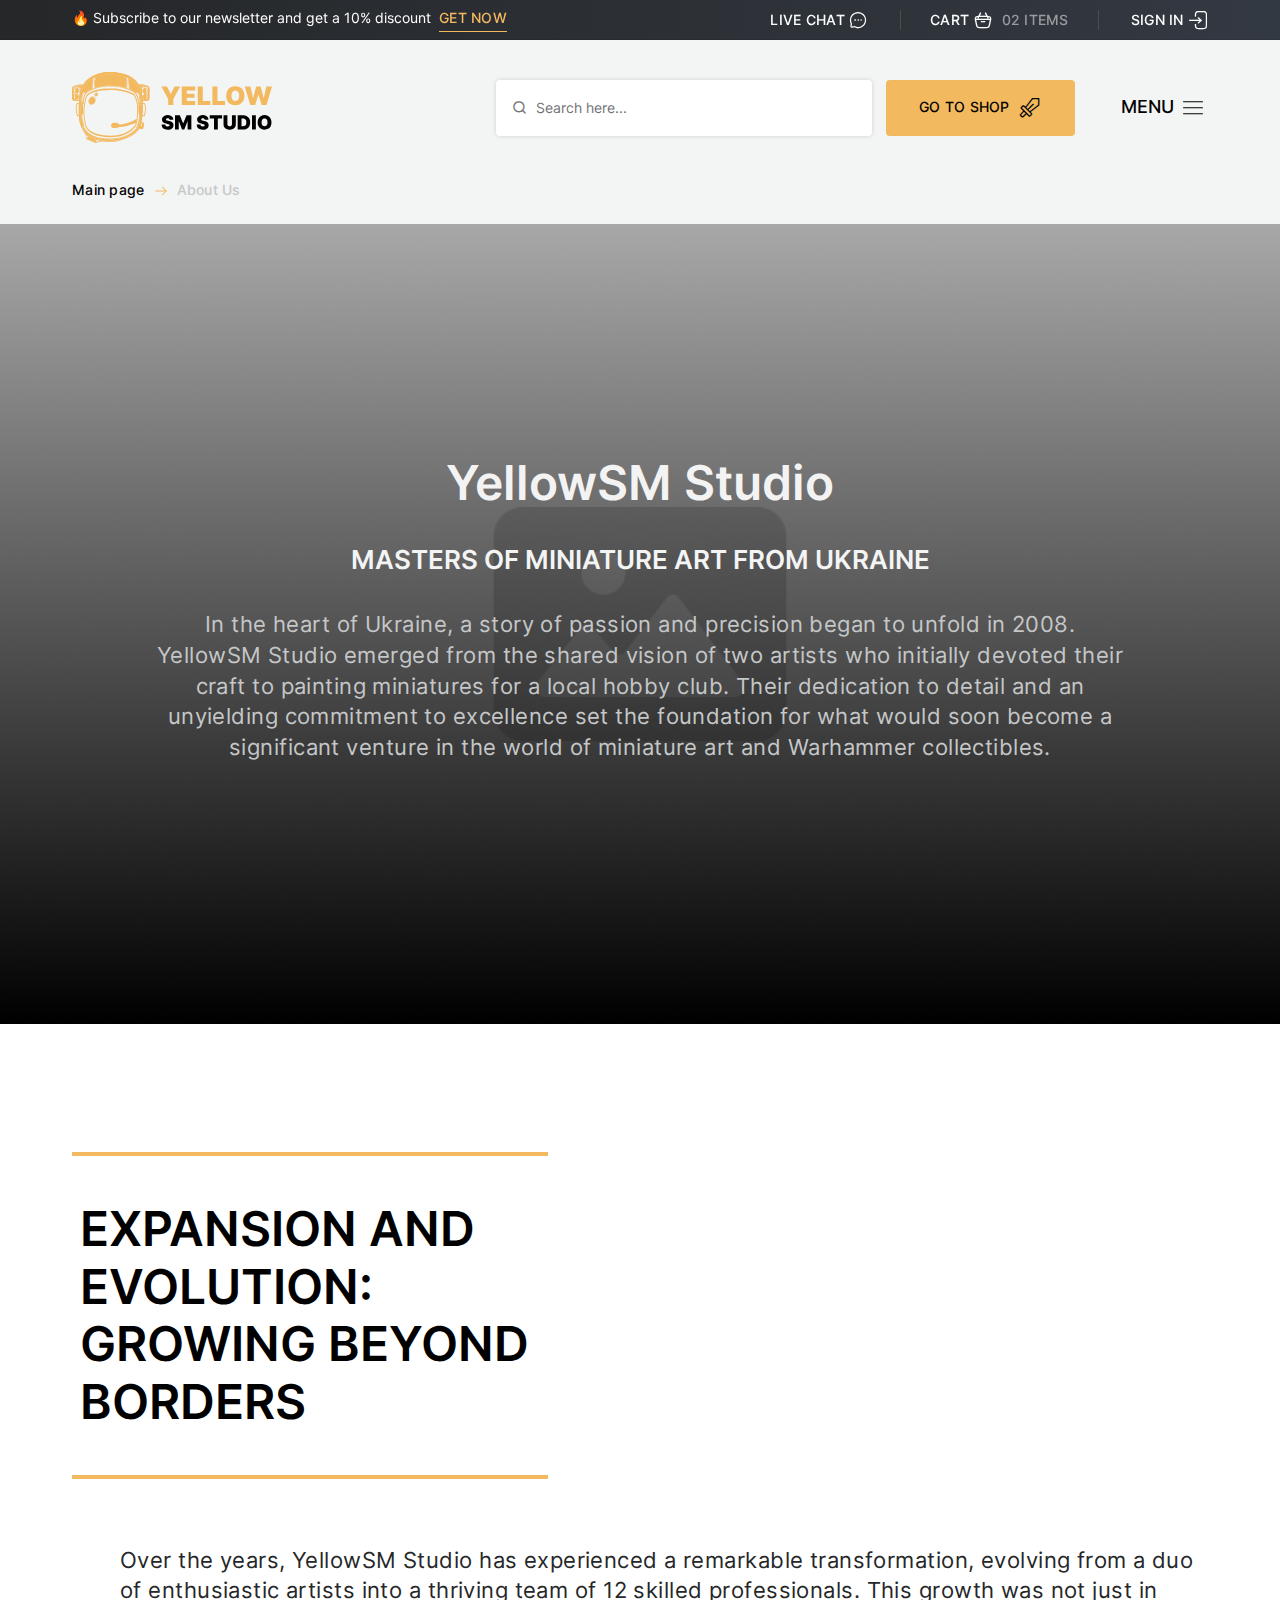
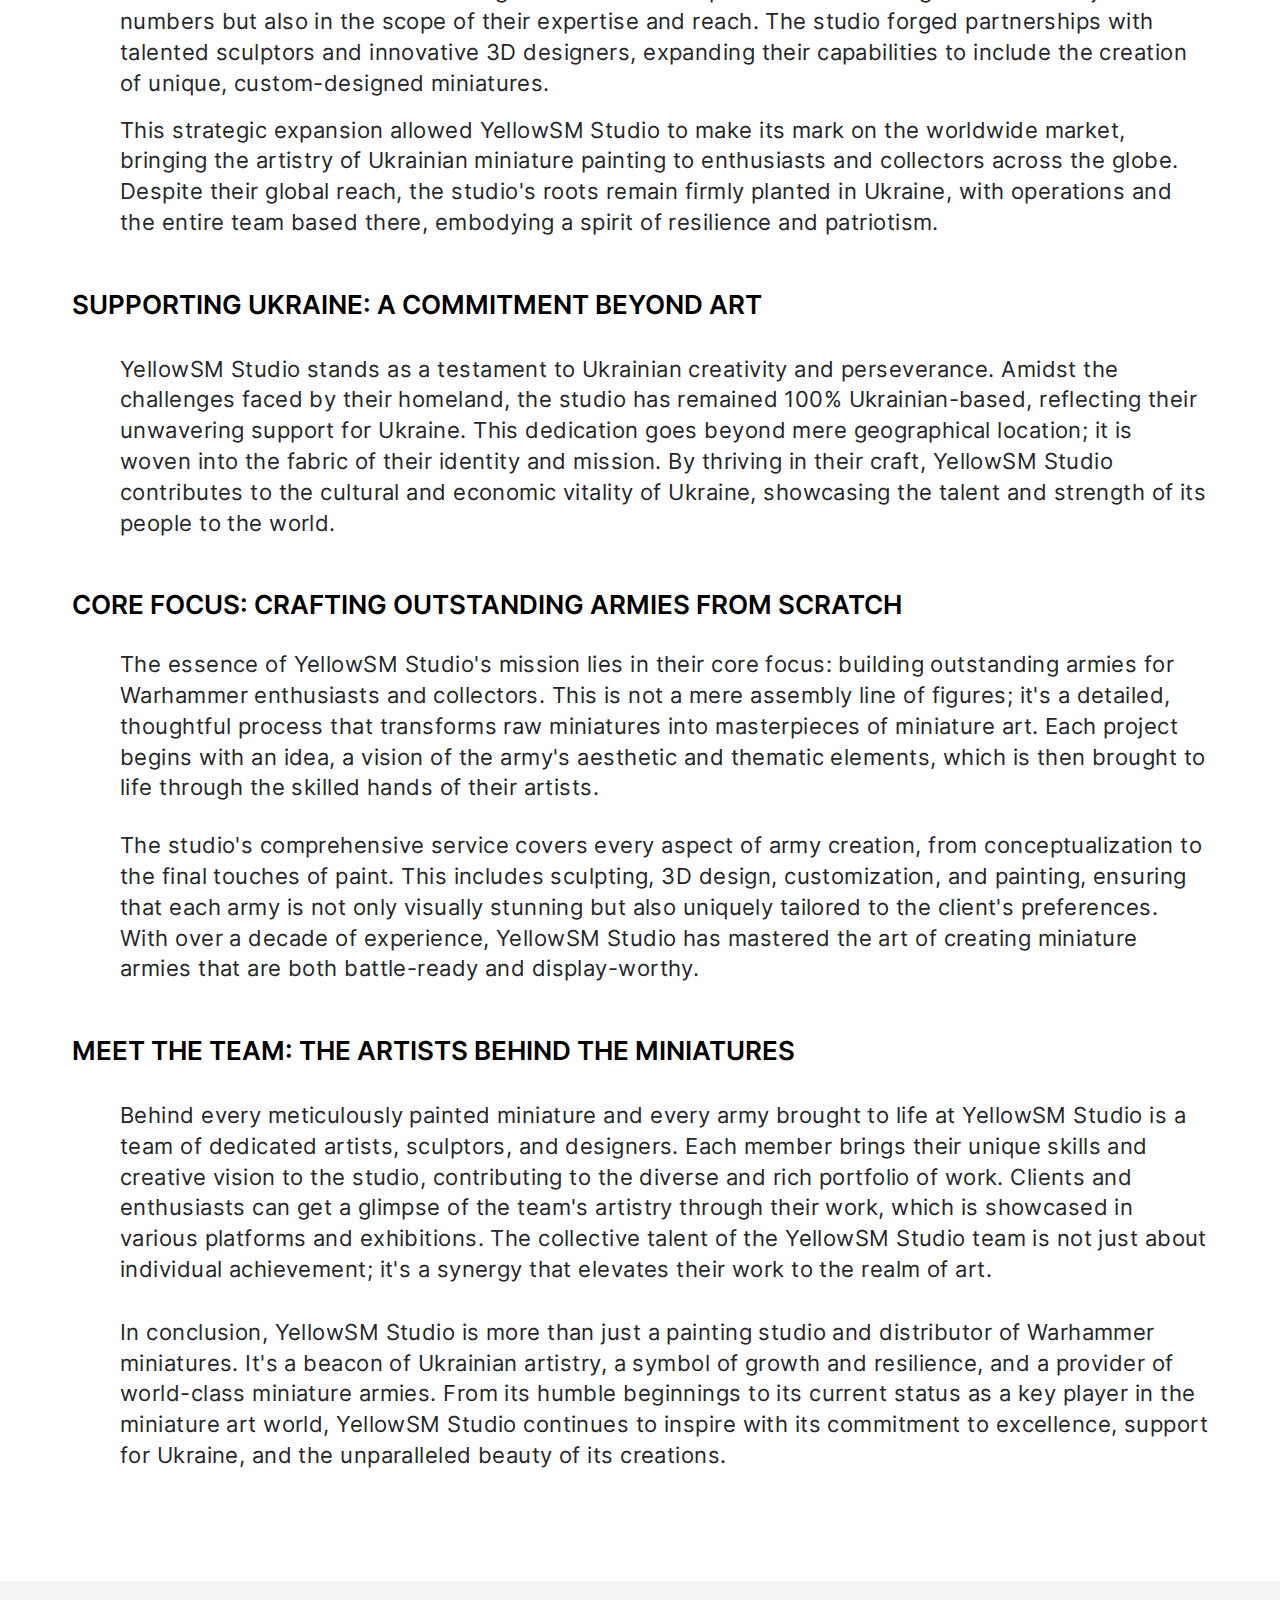
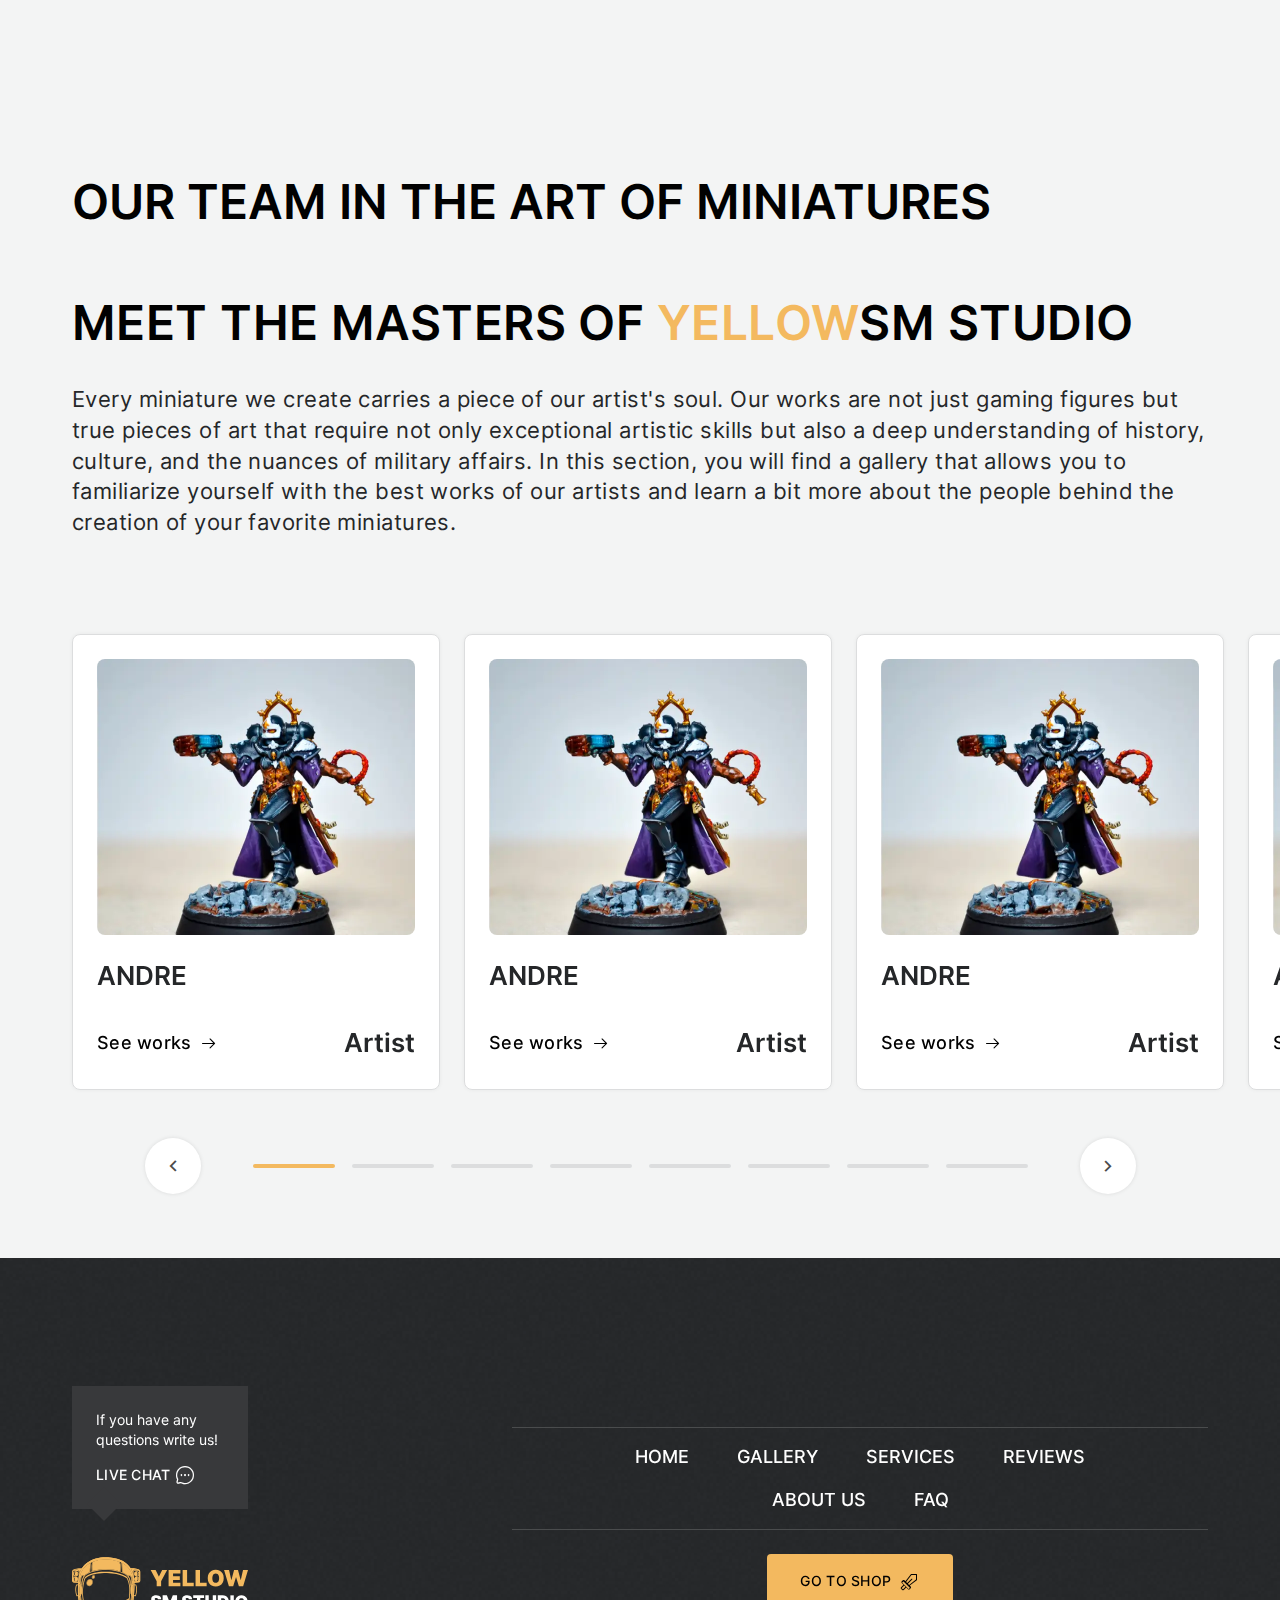
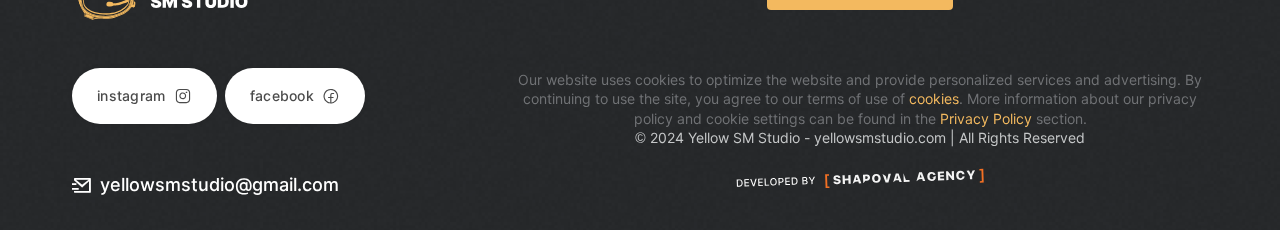
<file: about-us.html>
<!DOCTYPE html>
<html lang="en">

<head>
  <meta charset="UTF-8">
  <meta name="viewport" content="width=device-width, initial-scale=1.0">
  <link rel="icon" type="image/png" href="img/Favicon.png">
  <link rel="stylesheet" href="style/swiper-bundle.min.css">
  <link rel="stylesheet" href="style/jquery.fancybox.min.css">
  <link rel="stylesheet" href="style/reset.css">
  <link rel="stylesheet" href="style/icons.css">
  <link rel="stylesheet" href="style/style.css">
  <title>About Us</title>
</head>

<body class="body">
  <!-- Sub Header -->
  <div class="subheader">
    <div class="wrapper">
      <div class="subheader__container">
        <div class="subheader__promotion">
          🔥 Subscribe to our newsletter and get a 10% discount
          <a href="#" class="link2">GET NOW</a>
        </div>
        <div class="subheader__navigation">
          <div class="subheader__chat">
            <button class="subheader__chat-btn link chat" aria-label="LIVE CHAT">
              LIVE CHAT
              <span class="icon-NameChat-Round-Dots"></span>
            </button>
          </div>
          <div class="subheader__basket">
            <div class="subheader__basket-btn link">
              CART<span class="icon-NameCart-4"></span>
            </div>
            <div class="subheader__basket-quantity open-basket">02 ITEMS</div>
          </div>
          <div class="subheader__entrance">
            <button class="subheader__entrance-btn link authorization-open" aria-label="LOGIN / SIGN UP">
              SIGN IN
              <span class="icon-NameLogin-2"></span>
            </button>
          </div>
        </div>
      </div>
    </div>
  </div>

  <!-- LOGIN / SIGN UP -->
  <div class="authorization">
    <div class="authorization__container">
      <button class="authorization__close icon-Nameclose-line" aria-label="button close modal LOGIN / SIGN UP"></button>

      <!-- SIGN UP -->
      <div class="authorization__sign-up authorization__content">
        <p>Sign up</p>
        <span>Enter your credentials to register on the site</span>
        <form id="signUpForm" class="authorization__form">
          <div class="authorization__form-input">
            <label for="email">Email address</label>
            <div class="form-group input-style">
              <span class="authorization__form-input-icon icon-NameEnvelopeSimple"></span>
              <input type="email" id="email" name="email" placeholder="name@mail.com"
                pattern="^\w+([\.-]?\w+)*@\w+([\.-]?\w+)*(\.\w{2,3})+$" title="Email" required>
            </div>
            <div class="validation-message"></div>
          </div>

          <div class="authorization__form-input">
            <label for="password">Password:</label>
            <div class="form-group input-style">
              <span class="authorization__form-input-icon icon-NameKey"></span>
              <input type="password" id="password" name="password" pattern=".{8,}" placeholder="Enter your password"
                title="Password must be at least 8 characters long">
              <span class="password-toggle" onclick="togglePasswordVisibility('password')">
                <img width="18" height="18" class="see-password" src="img/open-pasword.svg"
                  alt="Toggle Password Visibility">
                <!-- <img width="18" height="18" class="hide-password" src="img/open-pasword.svg" alt="Toggle Password Private"/> -->
              </span>
            </div>
            <span class="validation-message"></span>
          </div>

          <div class="authorization__form-input">
            <label for="repeat-password">Repeat the password:</label>
            <div class="form-group input-style">
              <span class="authorization__form-input-icon icon-NameKey"></span>
              <input type="password" id="repeat-password" name="repeat-password" pattern=".{8,}"
                placeholder="Please re-enter your password" title="Password must be at least 8 characters long">
              <span class="password-toggle" onclick="togglePasswordVisibility('repeat-password')">
                <img width="18" height="18" class="see-password" src="img/open-pasword.svg"
                  alt="Toggle Password Visibility">
                <!-- <img width="18" height="18" class="hide-password" src="img/open-pasword.svg" alt="Toggle Password Private"/> -->
              </span>
            </div>
            <span class="validation-message" id="repeat-password-validation"></span>
          </div>
          <button type="button" onclick="validateAndSubmit()" class="submit btn" aria-label="button send SIGN UP">
            SIGN UP <span class="icon-NameLogin-2"></span>
          </button>
        </form>
        <div class="authorization__or">
          <span></span>
          <p>Or</p>
          <span></span>
        </div>
        <div class="authorization__additional">
          <a href="#">Sign up with Google
            <span>
              <img width="18" height="18" src="img/google-icon.svg" alt="Sign up with Google">
            </span>
          </a>
          <!-- <a href="#">Sign up with Apple
            <span>
              <img width="16" height="18" src="img/apple.svg" alt="Sign up with Apple">
            </span>
          </a> -->
        </div>
        <div class="authorization__change">
          <p>Already have an account?</p>
          <button class="authorization__sign-up-btn" aria-label="button send LOG IN">LOG IN</button>
        </div>
      </div>

      <!-- LOGIN -->
      <div class="authorization__login authorization__content">
        <p>Log in</p>
        <span>Enter your credentials to access your account</span>
        <form id="loginForm" class="authorization__form">
          <div class="authorization__form-input">
            <label for="email">Email address</label>
            <div class="form-group input-style">
              <span class="authorization__form-input-icon icon-NameEnvelopeSimple"></span>
              <input type="email" id="email2" name="email" placeholder="name@mail.com"
                pattern="^\w+([\.-]?\w+)*@\w+([\.-]?\w+)*(\.\w{2,3})+$" title="Email" required>
            </div>
            <div class="validation-message"></div>
          </div>

          <div class="authorization__form-input">
            <label for="password">Password:</label>
            <div class="form-group input-style">
              <span class="authorization__form-input-icon icon-NameKey"></span>
              <input type="password" id="password2" name="password" pattern=".{8,}" placeholder="Enter your password"
                title="Password must be at least 8 characters long">
              <span class="password-toggle" onclick="togglePasswordVisibility('password')">
                <img width="18" height="18" class="see-password" src="img/open-pasword.svg"
                  alt="Toggle Password Visibility">
                <!-- <img width="18" height="18" class="hide-password" src="img/open-pasword.svg" alt="Toggle Password Private"/> -->
              </span>
            </div>
            <span class="validation-message"></span>
          </div>

          <button type="button" onclick="validateAndSubmit()" class="submit btn" aria-label="button send LOG IN">
            LOG IN <span class="icon-NameLogin-2"></span>
          </button>

          <div class="authorization__form-checkbox">
            <label>
              <input type="checkbox" name="сheckbox" value="checked" title="Remember me">
              <span class="checkbox-custom"></span>
              <span class="checkbox-value">Remember me</span>
            </label>
            <a href="#" class="fargot-password" target="_blank">FORGOT PASSWORD?</a>
          </div>
        </form>
        <div class="authorization__or">
          <span></span>
          <p>Or</p>
          <span></span>
        </div>
        <div class="authorization__additional">
          <a href="#">Sign up with Google
            <span>
              <img width="18" height="18" src="img/google-icon.svg" alt="Sign up with Google">
            </span>
          </a>
          <!-- <a href="#">Sign up with Apple
            <span>
              <img width="16" height="18" src="img/apple.svg" alt="Sign up with Apple">
            </span>
          </a> -->
        </div>
        <div class="authorization__change">
          <p>Are you new here?</p>
          <a href="sign-up.html" class="authorization__login-btn ">CREATE ACCOUNT</a>
        </div>
      </div>
    </div>
  </div>

  <!-- Basket -->
  <section class="basket">
    <div class="basket_wrapper">
      <button class="basket__close" aria-label="button close modal basket">
        CLOSE <span class="icon-Nameclose-line"></span>
      </button>
      <div class="basket__content">
        <h2>My Cart <span class="basket__value btn">3</span></h2>
        <div class="basket__container">
          <div class="basket__card">
            <div class="basket__card-box">
              <div class="basket__card-img">
                <picture>
                  <source srcset="img/gallery-obj1.webp" type="image/webp">
                  <source srcset="img/gallery-obj1.jpg" type="image/jpg">
                  <img width="640" height="552" src="img/gallery-obj1.jpg" alt="Forge Your Legendary Army Today!">
                </picture>
              </div>
              <div class="basket__card-description">
                <div class="basket__card-description-title">
                  <p>Adepta Sororitas - Battle Sister Squad</p>
                  <span class="card-delate icon-NameTrash"></span>
                </div>
                <div class="basket__card-description-price">
                  <p class="basket__content-value">10$</p>
                  <div class="quantity">
                    <button class="btn minus-btn icon-NameMinus" aria-label="button minus"></button>
                    <input type="text" class="quantity-input" value="1" readonly title="quantity">
                    <button class="btn plus-btn icon-NamePlus" aria-label="button add"></button>
                  </div>
                </div>
              </div>
            </div>
            <div class="basket__textarea additional-class">
              <div class="toggle">
                Add a comment <span class="icon-NameArrow-DOWN"></span>
              </div>
              <form class="hidden">
                <textarea></textarea>
              </form>
            </div>
          </div>

          <div class="basket__card">
            <div class="basket__card-box">
              <div class="basket__card-img">
                <picture>
                  <source srcset="img/hot-offers-img.webp" type="image/webp">
                  <source srcset="img/hot-offers-img.jpg" type="image/jpg">
                  <img width="736" height="752" src="img/hot-offers-img.jpg" alt="Forge Your Legendary Army Today!">
                </picture>
              </div>
              <div class="basket__card-description">
                <div class="basket__card-description-title">
                  <p>Adepta Sororitas - Battle Sister Squad</p>
                  <span class="card-delate icon-NameTrash"></span>
                </div>
                <div class="basket__card-description-price">
                  <p class="basket__content-value">10$</p>
                  <div class="quantity">
                    <button class="btn minus-btn" aria-label="button minus">-</button>
                    <input type="text" class="quantity-input" value="1" title="quantity">
                    <button class="btn plus-btn" aria-label="button add">+</button>
                  </div>
                </div>
              </div>
            </div>
            <div class="basket__textarea">
              <div class="toggle">
                Add a comment <span class="icon-NameArrow-DOWN"></span>
              </div>
              <form class="hidden">
                <textarea></textarea>
              </form>
            </div>
          </div>

          <div class="basket__card">
            <div class="basket__card-box">
              <div class="basket__card-img">
                <picture>
                  <source srcset="img/hot-offers-img2.webp" type="image/webp">
                  <source srcset="img/hot-offers-img2.jpg" type="image/jpg">
                  <img width="736" height="752" src="img/hot-offers-img2.jpg" alt="Forge Your Legendary Army Today!">
                </picture>
              </div>
              <div class="basket__card-description">
                <div class="basket__card-description-title">
                  <p>Adepta Sororitas - Battle Sister Squad</p>
                  <span class="card-delate icon-NameTrash"></span>
                </div>
                <div class="basket__card-description-price">
                  <p class="basket__content-value">10$</p>
                  <div class="quantity">
                    <button class="btn minus-btn" aria-label="button minus">-</button>
                    <input type="text" class="quantity-input" value="1" title="quantity">
                    <button class="btn plus-btn" aria-label="button add">+</button>
                  </div>
                </div>
              </div>
            </div>
            <div class="basket__textarea">
              <div class="toggle">
                Add a comment <span class="icon-NameArrow-DOWN"></span>
              </div>
              <form class="hidden">
                <textarea></textarea>
              </form>
            </div>
          </div>
        </div>
        <div class="basket__footer">
          <div class="basket__sumbal">
            <p>SUBTOTAL:<span id="sum"></span></p>
          </div>
          <div class="basket__navigation">
            <a href="index.html" class="continue__shopping"><span class="icon-NameArrow-left"></span>CONTINUE
              SHOPPING</a>
            <a href="checkout.html" class="continue__checkout btn">CHECKOUT<span class="icon-myArrowright"></span></a>
          </div>
        </div>
      </div>
    </div>
  </section>

  <!-- Menu -->
  <div class="menu">
    <div class="menu__overflow">
      <button class="close-btn" aria-label="button close modal menu">
        CLOSE<span class="icon-Nameclose-line"></span>
      </button>
      <div class="menu__content">
        <nav class="menu__navigation">
          <ul>
            <li>
              <a href="index.html" class="link menu__link">HOME</a>
            </li>
            <li>
              <a href="gallery.html" class="link menu__link">GALLERY</a>
            </li>
            <li>
              <a href="reviews.html" class="link menu__link">REVIEWS</a>
            </li>
            <li>
              <a href="about-us.html" class="link menu__link">ABOUT US</a>
            </li>
            <li>
              <a href="faq.html" class="link menu__link">FAQ</a>
            </li>
            <li class="menu__navigation-none">
              <button class="link authorization-open" onclick="initializeModal()"
                aria-label="open modal LOGIN / SIGN UP">
                LOGIN / SIGN UP
                <span class="icon-NameLogin-2"></span>
              </button>
            </li>
            <li class="go-to-shop">
              <a href="services.html" class="btn">GO TO SHOP<span class="icon-NameSword"></span></a>
            </li>
          </ul>
        </nav>
        <div class="menu__services">
          <h2>SERVICES</h2>
          <div class="menu__services-box">
            <article onclick="window.open('services.html', '_blank')" class="card menu__link">
              <div class="menu__services-box-img">
                <picture>
                  <source srcset="img/menu-services-obj1.webp" type="image/webp">
                  <source srcset="img/menu-services-obj1.jpg" type="image/jpeg">
                  <img src="img/menu-services-obj1.jpg" alt="COMMISSION IMAGE">
                </picture>
              </div>
              <div class="menu__services-box-text">
                <h3>COMMISSION</h3>
              </div>
            </article>

            <article onclick="window.open('services.html', '_blank')" class="card menu__link">
              <div class="menu__services-box-img">
                <picture>
                  <source srcset="img/menu-services-obj2.webp" type="image/webp">
                  <source srcset="img/menu-services-obj2.jpg" type="image/jpeg">
                  <img src="img/menu-services-obj2.jpg" alt="BUY NOW">
                </picture>
              </div>
              <div class="menu__services-box-text">
                <h3>BUY NOW</h3>
              </div>
            </article>

            <article onclick="window.open('services.html', '_blank')" class="card menu__link">
              <div class="menu__services-box-img">
                <picture>
                  <source srcset="img/menu-services-obj3.webp" type="image/webp">
                  <source srcset="img/menu-services-obj3.jpg" type="image/jpg">
                  <img src="img/menu-services-obj3.jpg" alt="CUSTOM SERVICES">
                </picture>
              </div>
              <div class="menu__services-box-text">
                <h3>CUSTOM SERVICES</h3>
              </div>
            </article>
          </div>
        </div>
        <div class="menu__chat">
          <p>If you have any questions write us!</p>
          <button class="chat menu__link" aria-label="open LIVE CHAT">
            LIVE CHAT
            <span class="icon-NameChat-Round-Dots"></span>
          </button>
        </div>
      </div>
    </div>
  </div>

  <!-- Header -->
  <header class="header">
    <div class="wrapper">
      <div class="header__container">
        <div class="header__logo">
          <a href="index.html">
            <img width="200" height="71" src="img/logo.svg" alt="Gart Tech logotype">
          </a>
        </div>
        <div class="header__navigation">
          <div class="header__navigation-search">
            <div class="header__navigation-search-box icon-NameSearch">
              <input type="text" id="searchInput" placeholder="Search here..." title="Search here...">
              <span class="icon-NameArrow-left header__submit"><input type="submit" value="" class="header__submit-btn"
                  title="submit"></span>
            </div>
            <button class="search-open icon-NameSearch" aria-label="burger menu"></button>
            <div class="search-btn btn">
              <span></span>
              <span></span>
              <span></span>
            </div>
          </div>
          <div class="header__navigation-btn-shop">
            <a href="services.html" class="btn">
              GO TO SHOP<span class="icon-NameSword"></span>
            </a>
          </div>
          <div class="header__navigation-menu">
            <span>MENU</span>
            <div class="menu-btn">
              <span></span>
              <span></span>
              <span></span>
            </div>
          </div>
        </div>
      </div>
    </div>
  </header>

  <main>
    <!-- Hero -->
    <section class="sihn-up__hero">
      <div class="breadcrumbs">
        <div class="wrapper">
          <div class="breadcrumbs__container">
            <span class="breadcrumbs__container-box">
              <span>
                <a href="index.html" class="link">Main page</a>
              </span>
              <span class="brDevider">
                <img src="img/breadcrumbs-arrow.svg" width="16" height="16" alt="icon" />
              </span>
              <span class="breadcrumb_last" aria-current="page">About Us</span>
            </span>
          </div>
        </div>
      </div>

      <div class="about-us__banner">
        <div class="wrapper">
          <div class="about-us__banner-box">
            <h1>YellowSM Studio</h1>
            <h2>MASTERS OF MINIATURE ART FROM UKRAINE</h2>
            <p>In the heart of Ukraine, a story of passion and precision began to unfold in 2008. YellowSM Studio
              emerged from the shared vision of two artists who initially devoted their craft to painting miniatures for
              a local hobby club. Their dedication to detail and an unyielding commitment to excellence set the
              foundation for what would soon become a significant venture in the world of miniature art and Warhammer
              collectibles.</p>
          </div>
        </div>
      </div>
    </section>

    <!-- Seo -->
    <section class="seo policy__seo seo__about-us">
      <div class="wrapper">
        <div class="seo__container">
          <div class="seo__container-title">
            <h2>EXPANSION AND EVOLUTION: GROWING BEYOND BORDERS</h2>
          </div>
          <div class="seo__container-content">
            <div class="seo__container-content-text">
              <div class="seo__container-content-text2">
                <p>
                  Over the years, YellowSM Studio has experienced a remarkable transformation, evolving from a duo of
                  enthusiastic artists into a thriving team of 12 skilled professionals. This growth was not just in
                  numbers but also in the scope of their expertise and reach. The studio forged partnerships with
                  talented sculptors and innovative 3D designers, expanding their capabilities to include the creation
                  of unique, custom-designed miniatures.
                </p>
                <p>
                  This strategic expansion allowed YellowSM Studio to make its mark on the worldwide market, bringing
                  the artistry of Ukrainian miniature painting to enthusiasts and collectors across the globe. Despite
                  their global reach, the studio's roots remain firmly planted in Ukraine, with operations and the
                  entire team based there, embodying a spirit of resilience and patriotism.
                </p>
              </div>
            </div>

            <div class="seo__container-content-text seo__container-content-text-style1">
              <h4>SUPPORTING UKRAINE: A COMMITMENT BEYOND ART</h4>
              <div class="seo__container-content-text2 policy-text2">
                <p>
                  YellowSM Studio stands as a testament to Ukrainian creativity and perseverance. Amidst the challenges
                  faced by their homeland, the studio has remained 100% Ukrainian-based, reflecting their unwavering
                  support for Ukraine. This dedication goes beyond mere geographical location; it is woven into the
                  fabric of their identity and mission. By thriving in their craft, YellowSM Studio contributes to the
                  cultural and economic vitality of Ukraine, showcasing the talent and strength of its people to the
                  world.
                </p>
              </div>
            </div>

            <div class="seo__container-content-text seo__container-content-text-style2 policy-text3">
              <h4>CORE FOCUS: CRAFTING OUTSTANDING ARMIES FROM SCRATCH</h4>
              <p>The essence of YellowSM Studio's mission lies in their core focus: building outstanding armies for
                Warhammer enthusiasts and collectors. This is not a mere assembly line of figures; it's a detailed,
                thoughtful process that transforms raw miniatures into masterpieces of miniature art. Each project
                begins with an idea, a vision of the army's aesthetic and thematic elements, which is then brought to
                life through the skilled hands of their artists.</p>
              <p>The studio's comprehensive service covers every aspect of army creation, from conceptualization to the
                final touches of paint. This includes sculpting, 3D design, customization, and painting, ensuring that
                each army is not only visually stunning but also uniquely tailored to the client's preferences. With
                over a decade of experience, YellowSM Studio has mastered the art of creating miniature armies that are
                both battle-ready and display-worthy.</p>
            </div>

            <div class="seo__container-content-text">
              <h4>MEET THE TEAM: THE ARTISTS BEHIND THE MINIATURES</h4>
              <p>Behind every meticulously painted miniature and every army brought to life at YellowSM Studio is a team
                of dedicated artists, sculptors, and designers. Each member brings their unique skills and creative
                vision to the studio, contributing to the diverse and rich portfolio of work. Clients and enthusiasts
                can get a glimpse of the team's artistry through their work, which is showcased in various platforms and
                exhibitions. The collective talent of the YellowSM Studio team is not just about individual achievement;
                it's a synergy that elevates their work to the realm of art.</p>
              <p>In conclusion, YellowSM Studio is more than just a painting studio and distributor of Warhammer
                miniatures. It's a beacon of Ukrainian artistry, a symbol of growth and resilience, and a provider of
                world-class miniature armies. From its humble beginnings to its current status as a key player in the
                miniature art world, YellowSM Studio continues to inspire with its commitment to excellence, support for
                Ukraine, and the unparalleled beauty of its creations.</p>
            </div>
          </div>
        </div>
    </section>

    <!-- Team -->
    <section class="gallery about-us__team">
      <div class="wrapper">
        <div class="gallery__container">
          <div class="gallery__container-header">
            <div class="gallery__container-header-title">
              <h2>OUR TEAM IN THE ART OF MINIATURES</h2>
            </div>
            <div class="gallery__container-header-text">
              <h3>MEET THE MASTERS OF <span>YELLOW</span>SM STUDIO</h3>
              <p>Every miniature we create carries a piece of our artist's soul. Our works are not just gaming figures
                but true pieces of art that require not only exceptional artistic skills but also a deep understanding
                of history, culture, and the nuances of military affairs. In this section, you will find a gallery that
                allows you to familiarize yourself with the best works of our artists and learn a bit more about the
                people behind the creation of your favorite miniatures.</p>
            </div>
          </div>
          <div class="gallery__container-main">
            <div class="gallery__swiper swiper-container">
              <div class="gallery__wrapper swiper-wrapper">
                <article class="gallery__slide swiper-slide">
                  <div class="gallery__content">
                    <a href="img/gallery-obj1.jpg" data-fancybox="gallery" class="gallery__content-img">
                      <picture>
                        <source srcset="img/gallery-obj1.webp" type="image/webp" />
                        <source srcset="img/gallery-obj1.jpg" type="image/jpg" />
                        <img width="640" height="552" src="img/gallery-obj1.jpg" alt="ANDRE" />
                      </picture>
                    </a>
                    <div class="gallery__content-description">
                      <h3>ANDRE</h3>
                      <div class="gallery__content-description-box">
                        <a href="#" class="link">See works <span class="icon-NameArrow-right"></span></a>
                        <p>Artist</p>
                      </div>
                    </div>
                  </div>
                </article>
                <article class="gallery__slide swiper-slide">
                  <div class="gallery__content">
                    <a href="img/gallery-obj1.jpg" data-fancybox="gallery" class="gallery__content-img">
                      <picture>
                        <source srcset="img/gallery-obj1.webp" type="image/webp" />
                        <source srcset="img/gallery-obj1.jpg" type="image/jpg" />
                        <img width="640" height="552" src="img/gallery-obj1.jpg" alt="ANDRE" />
                      </picture>
                    </a>
                    <div class="gallery__content-description">
                      <h3>ANDRE</h3>
                      <div class="gallery__content-description-box">
                        <a href="#" class="link">See works <span class="icon-NameArrow-right"></span></a>
                        <p>Artist</p>
                      </div>
                    </div>
                  </div>
                </article>
                <article class="gallery__slide swiper-slide">
                  <div class="gallery__content">
                    <a href="img/gallery-obj1.jpg" data-fancybox="gallery" class="gallery__content-img">
                      <picture>
                        <source srcset="img/gallery-obj1.webp" type="image/webp" />
                        <source srcset="img/gallery-obj1.jpg" type="image/jpg" />
                        <img width="640" height="552" src="img/gallery-obj1.jpg" alt="ANDRE" />
                      </picture>
                    </a>
                    <div class="gallery__content-description">
                      <h3>ANDRE</h3>
                      <div class="gallery__content-description-box">
                        <a href="#" class="link">See works <span class="icon-NameArrow-right"></span></a>
                        <p>Artist</p>
                      </div>
                    </div>
                  </div>
                </article>
                <article class="gallery__slide swiper-slide">
                  <div class="gallery__content">
                    <a href="img/gallery-obj1.jpg" data-fancybox="gallery" class="gallery__content-img">
                      <picture>
                        <source srcset="img/gallery-obj1.webp" type="image/webp" />
                        <source srcset="img/gallery-obj1.jpg" type="image/jpg" />
                        <img width="640" height="552" src="img/gallery-obj1.jpg" alt="ANDRE" />
                      </picture>
                    </a>
                    <div class="gallery__content-description">
                      <h3>ANDRE</h3>
                      <div class="gallery__content-description-box">
                        <a href="#" class="link">See works <span class="icon-NameArrow-right"></span></a>
                        <p>Artist</p>
                      </div>
                    </div>
                  </div>
                </article>
                <article class="gallery__slide swiper-slide">
                  <div class="gallery__content">
                    <a href="img/gallery-obj1.jpg" data-fancybox="gallery" class="gallery__content-img">
                      <picture>
                        <source srcset="img/gallery-obj1.webp" type="image/webp" />
                        <source srcset="img/gallery-obj1.jpg" type="image/jpg" />
                        <img width="640" height="552" src="img/gallery-obj1.jpg" alt="ANDRE" />
                      </picture>
                    </a>
                    <div class="gallery__content-description">
                      <h3>ANDRE</h3>
                      <div class="gallery__content-description-box">
                        <a href="#" class="link">See works <span class="icon-NameArrow-right"></span></a>
                        <p>Artist</p>
                      </div>
                    </div>
                  </div>
                </article>
                <article class="gallery__slide swiper-slide">
                  <div class="gallery__content">
                    <a href="img/gallery-obj1.jpg" data-fancybox="gallery" class="gallery__content-img">
                      <picture>
                        <source srcset="img/gallery-obj1.webp" type="image/webp" />
                        <source srcset="img/gallery-obj1.jpg" type="image/jpg" />
                        <img width="640" height="552" src="img/gallery-obj1.jpg" alt="ANDRE" />
                      </picture>
                    </a>
                    <div class="gallery__content-description">
                      <h3>ANDRE</h3>
                      <div class="gallery__content-description-box">
                        <a href="#" class="link">See works <span class="icon-NameArrow-right"></span></a>
                        <p>Artist</p>
                      </div>
                    </div>
                  </div>
                </article>
                <article class="gallery__slide swiper-slide">
                  <div class="gallery__content">
                    <a href="img/gallery-obj1.jpg" data-fancybox="gallery" class="gallery__content-img">
                      <picture>
                        <source srcset="img/gallery-obj1.webp" type="image/webp" />
                        <source srcset="img/gallery-obj1.jpg" type="image/jpg" />
                        <img width="640" height="552" src="img/gallery-obj1.jpg" alt="ANDRE" />
                      </picture>
                    </a>
                    <div class="gallery__content-description">
                      <h3>ANDRE</h3>
                      <div class="gallery__content-description-box">
                        <a href="#" class="link">See works <span class="icon-NameArrow-right"></span></a>
                        <p>Artist</p>
                      </div>
                    </div>
                  </div>
                </article>
                <article class="gallery__slide swiper-slide">
                  <div class="gallery__content">
                    <a href="img/gallery-obj1.jpg" data-fancybox="gallery" class="gallery__content-img">
                      <picture>
                        <source srcset="img/gallery-obj1.webp" type="image/webp" />
                        <source srcset="img/gallery-obj1.jpg" type="image/jpg" />
                        <img width="640" height="552" src="img/gallery-obj1.jpg" alt="ANDRE" />
                      </picture>
                    </a>
                    <div class="gallery__content-description">
                      <h3>ANDRE</h3>
                      <div class="gallery__content-description-box">
                        <a href="#" class="link">See works <span class="icon-NameArrow-right"></span></a>
                        <p>Artist</p>
                      </div>
                    </div>
                  </div>
                </article>
                <article class="gallery__slide swiper-slide">
                  <div class="gallery__content">
                    <a href="img/gallery-obj1.jpg" data-fancybox="gallery" class="gallery__content-img">
                      <picture>
                        <source srcset="img/gallery-obj1.webp" type="image/webp" />
                        <source srcset="img/gallery-obj1.jpg" type="image/jpg" />
                        <img width="640" height="552" src="img/gallery-obj1.jpg" alt="ANDRE" />
                      </picture>
                    </a>
                    <div class="gallery__content-description">
                      <h3>ANDRE</h3>
                      <div class="gallery__content-description-box">
                        <a href="#" class="link">See works <span class="icon-NameArrow-right"></span></a>
                        <p>Artist</p>
                      </div>
                    </div>
                  </div>
                </article>
              </div>
              <div class="gallery__navigation">
                <div class="gallery-prev hero__arrow icon-NameArrow-left"></div>
                <div class="gallery-pagination slider-pagination"></div>
                <div class="gallery-next hero__arrow icon-myArrowright"></div>
              </div>
            </div>
          </div>
        </div>
      </div>
    </section>
  </main>

  <!-- Footer -->
  <footer class="footer">
    <div class="wrapper">
      <div class="footer__container">
        <div class="footer__left">
          <div class="menu__chat footer__chat">
            <p>If you have any questions write us!</p>
            <button class="chat menu__link" aria-label="open  LIVE CHAT">
              LIVE CHAT
              <span class="icon-NameChat-Round-Dots"></span>
            </button>
          </div>
          <div class="footer__logo">
            <a href="index.html">
              <img width="175" height="62" src="img/logo-white.svg" alt="Gart Tech logotype">
            </a>
          </div>
          <div class="footer__social">
            <div class="about-us__content-social-box-link">
              <a href="#">instagram<span class="icon-NameInstagramLogo"></span></a>
              <a href="#">facebook<span class="icon-NameFacebookLogo"></span></a>
            </div>
          </div>
          <div class="footer__email">
            <a href="mailto:yellowsmstudio@gmail.com" class="link"><span
                class="icon-Namemail-send-line"></span>yellowsmstudio@gmail.com</a>
          </div>
        </div>
        <div class="footer__right">
          <div class="footer__right-box">
            <nav class="footer__right-navigation">
              <ul>
                <li>
                  <a href="index.html" class="link">HOME</a>
                </li>
                <li>
                  <a href="gallery.html" class="link">GALLERY</a>
                </li>
                <li>
                  <a href="services.html" class="link">SERVICES</a>
                </li>
                <li>
                  <a href="reviews.html" class="link">REVIEWS</a>
                </li>
                <li>
                  <a href="about-us.html" class="link">ABOUT US</a>
                </li>
                <li>
                  <a href="faq.html" class="link">FAQ</a>
                </li>
              </ul>
            </nav>
            <div class="footer__right-btn">
              <a href="services.html" class="btn">
                GO TO SHOP<span class="icon-NameSword"></span>
              </a>
            </div>
          </div>
          <div class="footer__right-privecy">
            <p class="footer__right-privecy-text">
              Our website uses cookies to optimize the website and provide
              personalized services and advertising. By continuing to use the
              site, you agree to our terms of use of <a href="cookies.html" target="_blank">cookies</a>.
              More information about our privacy policy and cookie settings
              can be found in the <a href="policy.html" target="_blank">Privacy Policy</a> section.
            </p>
            <p class="footer__right-privecy-copright">
              © 2024 Yellow SM Studio - yellowsmstudio.com | All Rights
              Reserved
            </p>
            <div class="label-company">
              <a href="#" target="_blank">
                <img width="268" height="45" src="img/company-logo.svg" alt="Shapoval Agancy">
              </a>
            </div>
          </div>
        </div>
      </div>
    </div>
  </footer>

  <script src="script/jquery-3.7.0.min.js"></script>
  <script src="script/swiper-bundle.min.js"></script>
  <script src="script/jquery.fancybox.min.js"></script>
  <script src="script/script.js"></script>
</body>

</html>
</file>
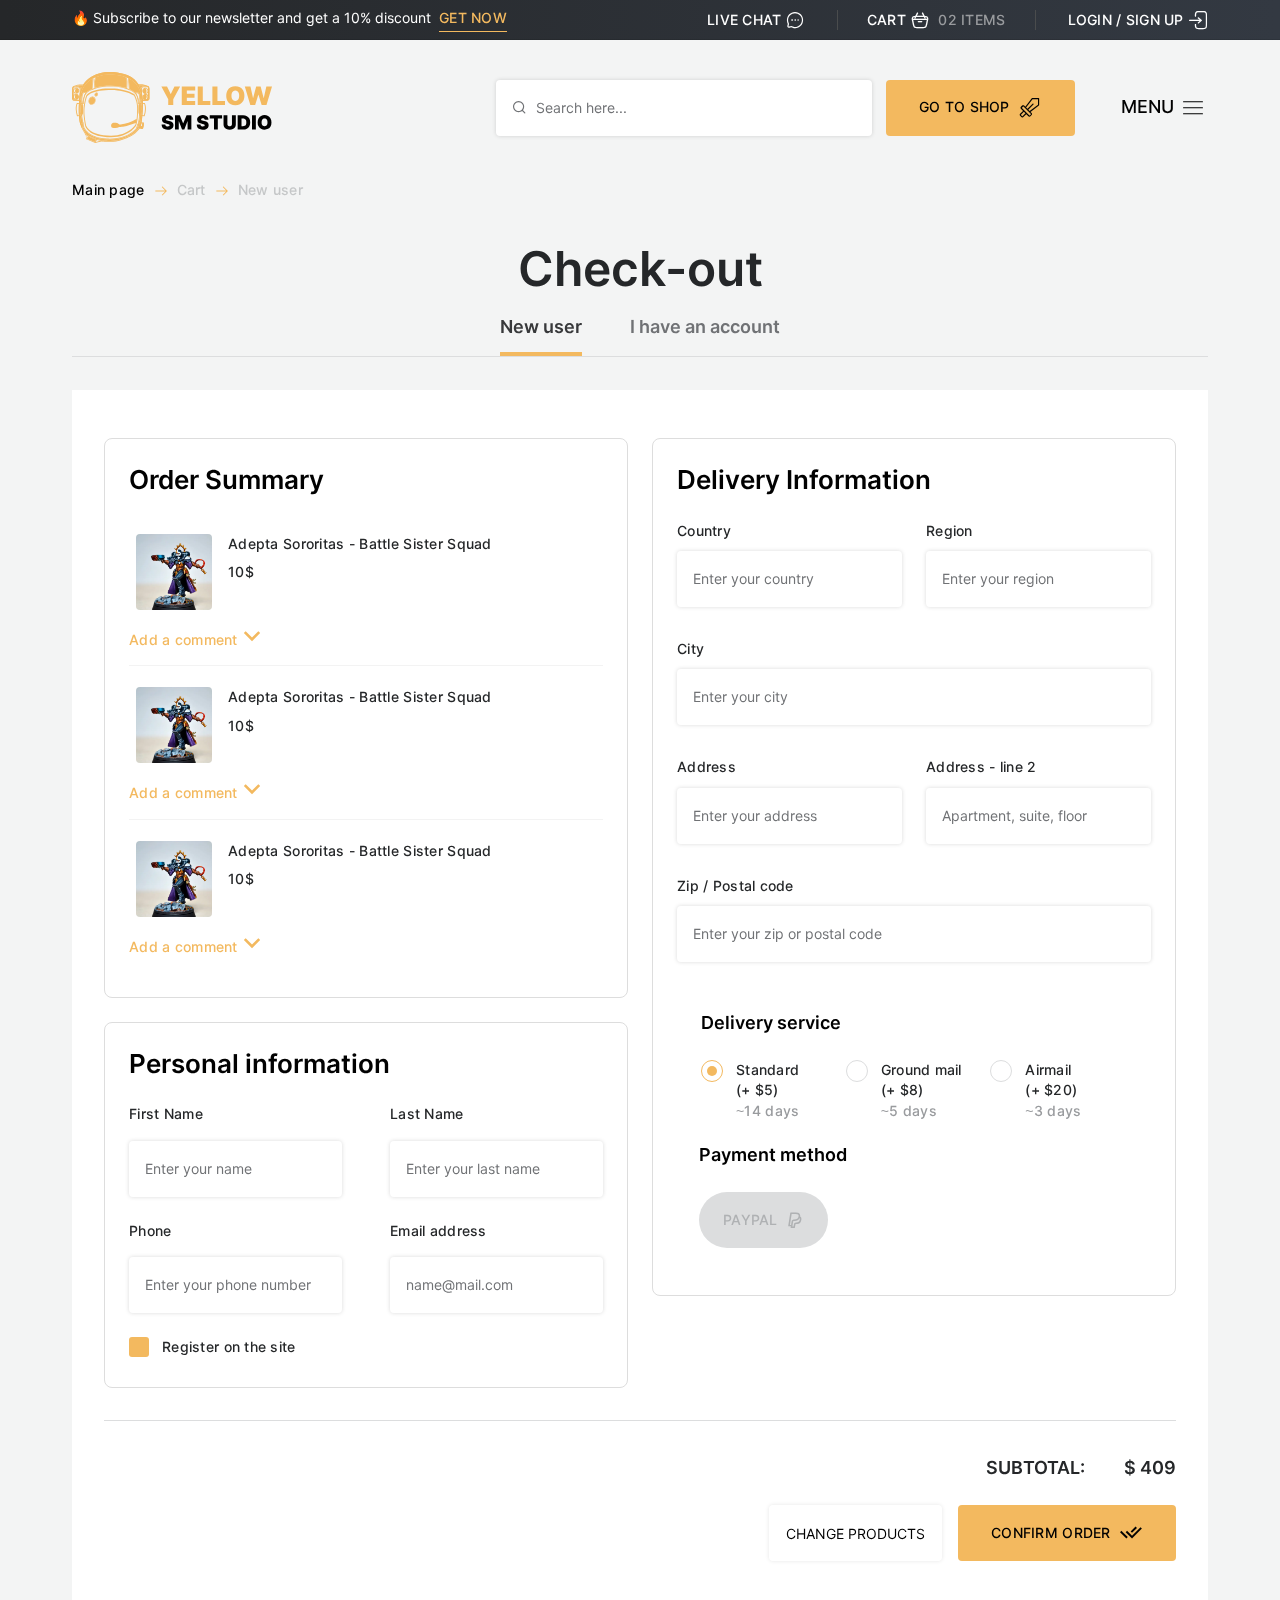
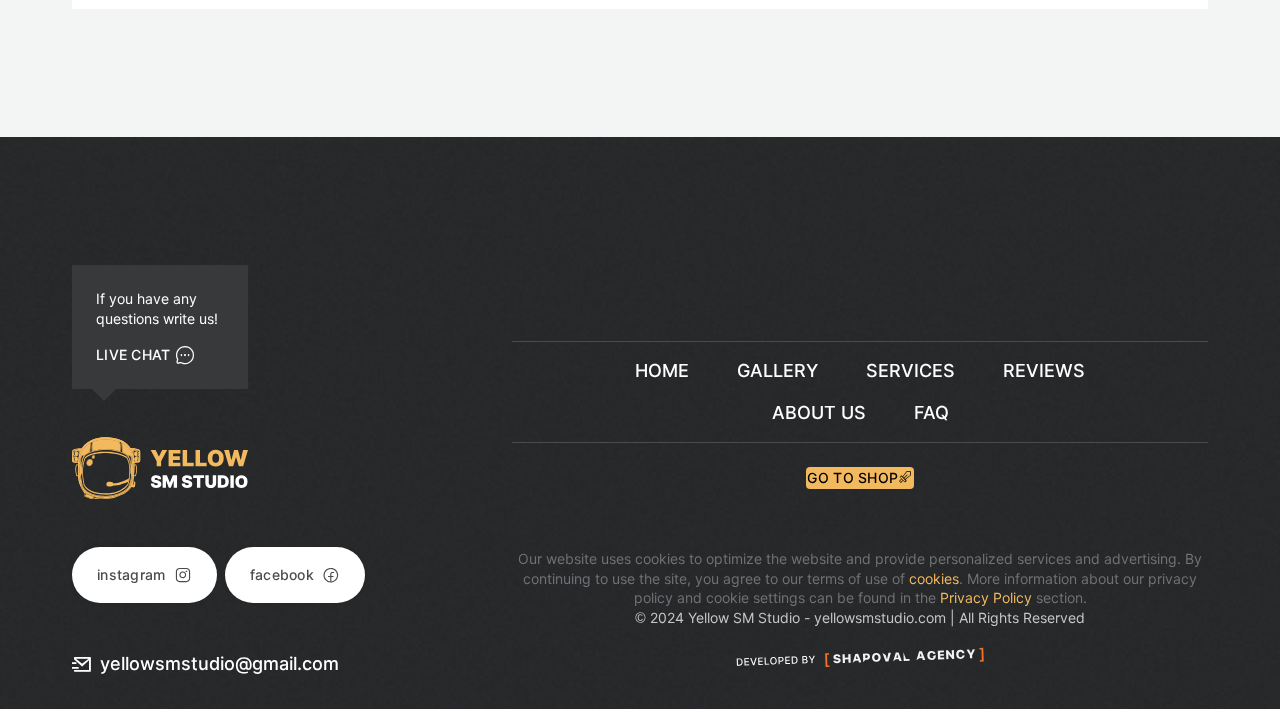
<file: checkout.html>
<!DOCTYPE html>
<html lang="en">

<head>
    <meta charset="UTF-8" />
    <meta name="viewport" content="width=device-width, initial-scale=1.0" />
    <link rel="icon" type="image/png" href="img/Favicon.png" />
    <link rel="stylesheet" href="style/swiper-bundle.min.css" />
    <link rel="stylesheet" href="style/jquery.fancybox.min.css" />
    <link rel="stylesheet" href="style/reset.css" />
    <link rel="stylesheet" href="style/icons.css" />
    <link rel="stylesheet" href="style/style.css" />
    <title>Check-out</title>
</head>

<body>

    <!-- Sub Header -->
    <section class="subheader">
        <div class="wrapper">
            <div class="subheader__container">
                <div class="subheader__promotion">
                    🔥 Subscribe to our newsletter and get a 10% discount
                    <a href="#" class="link2">GET NOW</a>
                </div>
                <div class="subheader__navigation">
                    <div class="subheader__chat">
                        <button class="subheader__chat-btn link chat">
                            LIVE CHAT
                            <span class="icon-NameChat-Round-Dots"></span>
                        </button>
                    </div>
                    <div class="subheader__basket">
                        <div class="subheader__basket-btn link">
                            CART<span class="icon-NameCart-4"></span>
                        </div>
                        <div class="subheader__basket-quantity open-basket">02 ITEMS</div>
                    </div>
                    <div class="subheader__entrance">
                        <button class="subheader__entrance-btn link authorization-open">
                            LOGIN / SIGN UP
                            <span class="icon-NameLogin-2"></span>
                        </button>
                    </div>
                </div>
            </div>
        </div>
    </section>

    <!-- LOGIN / SIGN UP -->
    <section class="authorization">
        <div class="authorization__container">
            <button class="authorization__close icon-Nameclose-line"></button>

            <!-- SIGN UP -->
            <div class="authorization__sign-up authorization__content">
                <p>Sign up</p>
                <span>Enter your credentials to register on the site</span>
                <form id="signUpForm" action="" class="authorization__form">
                    <div class="authorization__form-input">
                        <label for="email">Email address</label>
                        <div class="form-group input-style">
                            <span class="authorization__form-input-icon icon-NameEnvelopeSimple"></span>
                            <input type="email" id="email" name="email" placeholder="name@mail.com"
                                pattern="^\w+([\.-]?\w+)*@\w+([\.-]?\w+)*(\.\w{2,3})+$" required />
                        </div>
                        <div id="email-validation" class="validation-message"></div>
                    </div>

                    <div class="authorization__form-input">
                        <label for="password">Password:</label>
                        <div class="form-group input-style">
                            <span class="authorization__form-input-icon icon-NameKey"></span>
                            <input type="password" id="password" name="password" pattern=".{8,}"
                                placeholder="Enter your password" title="Password must be at least 8 characters long" />
                            <span class="password-toggle" onclick="togglePasswordVisibility('password')">
                                <img width="18" height="18" class="see-password" src="img/open-pasword.svg"
                                    alt="Toggle Password Visibility" />
                            </span>
                        </div>
                        <span class="validation-message" id="password-validation"></span>
                    </div>

                    <div class="authorization__form-input">
                        <label for="repeat-password">Repeat the password:</label>
                        <div class="form-group input-style">
                            <span class="authorization__form-input-icon icon-NameKey"></span>
                            <input type="password" id="repeat-password" name="repeat-password" pattern=".{8,}"
                                placeholder="Please re-enter your password"
                                title="Password must be at least 8 characters long" />
                            <span class="password-toggle" onclick="togglePasswordVisibility('repeat-password')">
                                <img width="18" height="18" class="see-password" src="img/open-pasword.svg"
                                    alt="Toggle Password Visibility" />
                            </span>
                        </div>
                        <span class="validation-message" id="repeat-password-validation"></span>
                    </div>
                    <button type="button" onclick="validateAndSubmit()" class="submit btn">
                        SIGN UP <span class="icon-NameLogin-2"></span>
                    </button>
                </form>
                <div class="authorization__or">
                    <span></span>
                    <p>Or</p>
                    <span></span>
                </div>
                <div class="authorization__additional">
                    <a href="#">Sign up with Google
                        <span>
                            <img width="18" height="18" src="img/google-icon.svg" alt="Sign up with Google" />
                        </span>
                    </a>
                    <a href="#">Sign up with Apple
                        <span>
                            <img width="16" height="18" src="img/apple.svg" alt="Sign up with Apple" />
                        </span>
                    </a>
                </div>
                <div class="authorization__change">
                    <p>Already have an account?</p>
                    <button class="authorization__sign-up-btn">LOG IN</button>
                </div>
            </div>

            <!-- LOGIN -->
            <div class="authorization__login authorization__content">
                <p>Log in</p>
                <span>Enter your credentials to access your account</span>
                <form id="loginForm" action="" class="authorization__form">
                    <div class="authorization__form-input">
                        <label for="email">Email address</label>
                        <div class="form-group input-style">
                            <span class="authorization__form-input-icon icon-NameEnvelopeSimple"></span>
                            <input type="email" id="email" name="email" placeholder="name@mail.com"
                                pattern="^\w+([\.-]?\w+)*@\w+([\.-]?\w+)*(\.\w{2,3})+$" required />
                        </div>
                        <div id="email-validation" class="validation-message"></div>
                    </div>

                    <div class="authorization__form-input">
                        <label for="password">Password:</label>
                        <div class="form-group input-style">
                            <span class="authorization__form-input-icon icon-NameKey"></span>
                            <input type="password" id="password" name="password" pattern=".{8,}"
                                placeholder="Enter your password" title="Password must be at least 8 characters long" />
                            <span class="password-toggle" onclick="togglePasswordVisibility('password')">
                                <img width="18" height="18" class="see-password" src="img/open-pasword.svg"
                                    alt="Toggle Password Visibility" />
                            </span>
                        </div>
                        <span class="validation-message" id="password-validation"></span>
                    </div>

                    <button type="button" onclick="validateAndSubmit()" class="submit btn">
                        LOG IN <span class="icon-NameLogin-2"></span>
                    </button>

                    <div class="authorization__form-checkbox">
                        <label>
                            <input type="checkbox" name="сheckbox" value="checked" />
                            <span class="checkbox-custom"></span>
                            <span class="checkbox-value">Remember me</span>
                        </label>
                        <a href="#" class="fargot-password" target="_blank">FORGOT PASSWORD?</a>
                    </div>
                </form>
                <div class="authorization__or">
                    <span></span>
                    <p>Or</p>
                    <span></span>
                </div>
                <div class="authorization__additional">
                    <a href="#">Sign up with Google
                        <span>
                            <img width="18" height="18" src="img/google-icon.svg" alt="Sign up with Google" />
                        </span>
                    </a>
                    <a href="#">Sign up with Apple
                        <span>
                            <img width="16" height="18" src="img/apple.svg" alt="Sign up with Apple" />
                        </span>
                    </a>
                </div>
                <div class="authorization__change">
                    <p>Are you new here?</p>
                    <button class="authorization__login-btn">CREATE ACCOUNT</button>
                </div>
            </div>
        </div>
    </section>

    <!-- Basket -->
    <section class="basket">
        <div class="basket_wrapper">
            <button class="basket__close">
                CLOSE <span class="icon-Nameclose-line"></span>
            </button>
            <div class="basket__content">
                <h2>My Cart <span class="basket__value btn">3</span></h2>
                <div class="basket__container">
                    <article class="basket__card">
                        <div class="basket__card-box">
                            <div class="basket__card-img">
                                <picture>
                                    <source srcset="img/gallery-obj1.webp" type="image/webp" />
                                    <source srcset="img/gallery-obj1.jpg" type="image/jpg" />
                                    <img width="640" height="552" src="img/gallery-obj1.jpg"
                                        alt="Forge Your Legendary Army Today!" />
                                </picture>
                            </div>
                            <div class="basket__card-description">
                                <div class="basket__card-description-title basket__card-description-title-col">
                                    <p>Adepta Sororitas - Battle Sister Squad</p>
                                    <span class="card-delate icon-NameTrash"></span>
                                </div>
                                <div class="basket__card-description-price">
                                    <p class="basket__content-value">10$</p>
                                    <div class="quantity">
                                        <button class="btn minus-btn icon-NameMinus"></button>
                                        <input type="text" class="quantity-input" value="1" readonly />
                                        <button class="btn plus-btn icon-NamePlus"></button>
                                    </div>
                                </div>
                            </div>
                        </div>
                        <div class="basket__textarea additional-class">
                            <div class="toggle">
                                Add a comment <span class="icon-NameArrow-DOWN"></span>
                            </div>
                            <form action="" class="hidden">
                                <textarea name="" id="" cols="30" rows="10"></textarea>
                            </form>
                        </div>
                    </article>

                    <article class="basket__card">
                        <div class="basket__card-box">
                            <div class="basket__card-img">
                                <picture>
                                    <source srcset="img/hot-offers-img.webp" type="image/webp" />
                                    <source srcset="img/hot-offers-img.jpg" type="image/jpg" />
                                    <img width="736" height="752" src="img/hot-offers-img.jpg"
                                        alt="Forge Your Legendary Army Today!" />
                                </picture>
                            </div>
                            <div class="basket__card-description">
                                <div class="basket__card-description-title basket__card-description-title-col">
                                    <p>Adepta Sororitas - Battle Sister Squad</p>
                                    <span class="card-delate icon-NameTrash"></span>
                                </div>
                                <div class="basket__card-description-price">
                                    <p class="basket__content-value">10$</p>
                                    <div class="quantity">
                                        <button class="btn minus-btn">-</button>
                                        <input type="text" class="quantity-input" value="1" />
                                        <button class="btn plus-btn">+</button>
                                    </div>
                                </div>
                            </div>
                        </div>
                        <div class="basket__textarea">
                            <div class="toggle">
                                Add a comment <span class="icon-NameArrow-DOWN"></span>
                            </div>
                            <form action="" class="hidden">
                                <textarea name="" id="" cols="30" rows="10"></textarea>
                            </form>
                        </div>
                    </article>

                    <article class="basket__card">
                        <div class="basket__card-box">
                            <div class="basket__card-img">
                                <picture>
                                    <source srcset="img/hot-offers-img2.webp" type="image/webp" />
                                    <source srcset="img/hot-offers-img2.jpg" type="image/jpg" />
                                    <img width="736" height="752" src="img/hot-offers-img2.jpg"
                                        alt="Forge Your Legendary Army Today!" />
                                </picture>
                            </div>
                            <div class="basket__card-description">
                                <div class="basket__card-description-title basket__card-description-title-col">
                                    <p>Adepta Sororitas - Battle Sister Squad</p>
                                    <span class="card-delate icon-NameTrash"></span>
                                </div>
                                <div class="basket__card-description-price">
                                    <p class="basket__content-value">10$</p>
                                    <div class="quantity">
                                        <button class="btn minus-btn">-</button>
                                        <input type="text" class="quantity-input" value="1" />
                                        <button class="btn plus-btn">+</button>
                                    </div>
                                </div>
                            </div>
                        </div>
                        <div class="basket__textarea">
                            <div class="toggle">
                                Add a comment <span class="icon-NameArrow-DOWN"></span>
                            </div>
                            <form action="" class="hidden">
                                <textarea name="" id="" cols="30" rows="10"></textarea>
                            </form>
                        </div>
                    </article>
                </div>
                <div class="basket__footer">
                    <div class="basket__sumbal">
                        <p>SUBTOTAL:<span id="sum"></span></p>
                    </div>
                    <div class="basket__navigation">
                        <a href="#" class="continue__shopping"><span class="icon-NameArrow-left"></span>CONTINUE
                            SHOPPING</a>
                        <a href="#" class="continue__checkout btn">CHECKOUT<span class="icon-myArrowright"></span></a>
                    </div>
                </div>
            </div>
        </div>
    </section>

    <!-- Menu -->
    <div class="menu">
        <div class="menu__overflow">
            <button class="close-btn">
                CLOSE<span class="icon-Nameclose-line"></span>
            </button>
            <div class="menu__content">
                <nav class="menu__navigation">
                    <ul>
                        <li>
                            <a href="index.html" class="link menu__link">HOME</a>
                        </li>
                        <li>
                            <a href="gallery.html" class="link menu__link">GALLERY</a>
                        </li>
                        <li>
                            <a href="reviews.html" class="link menu__link">REVIEWS</a>
                        </li>
                        <li>
                            <a href="about-us.html" class="link menu__link">ABOUT US</a>
                        </li>
                        <li>
                            <a href="faq.html" class="link menu__link">FAQ</a>
                        </li>
                        <li class="menu__navigation-none">
                            <button class="link authorization-open" onclick="initializeModal()">
                                LOGIN / SIGN UP
                                <span class="icon-NameLogin-2"></span>
                            </button>
                        </li>
                        <li class="go-to-shop">
                            <a href="#" class="btn">GO TO SHOP<span class="icon-NameSword"></span></a>
                        </li>
                    </ul>
                </nav>
                <div class="menu__services">
                    <h2>SERVICES</h2>
                    <div class="menu__services-box">
                        <article onclick="window.open('#', '_blank')" class="card menu__link">
                            <div class="menu__services-box-img">
                                <picture>
                                    <source srcset="img/menu-services-obj1.webp" type="image/webp" />
                                    <source srcset="img/menu-services-obj1.jpg" type="image/jpeg" />
                                    <img src="img/menu-services-obj1.jpg" alt="COMMISSION IMAGE" />
                                </picture>
                            </div>
                            <div class="menu__services-box-text">
                                <h3>COMMISSION</h3>
                            </div>
                        </article>

                        <article onclick="window.open('#', '_blank')" class="card menu__link">
                            <div class="menu__services-box-img">
                                <picture>
                                    <source srcset="img/menu-services-obj2.webp" type="image/webp" />
                                    <source srcset="img/menu-services-obj2.jpg" type="image/jpeg" />
                                    <img src="img/menu-services-obj2.jpg" alt="BUY NOW" />
                                </picture>
                            </div>
                            <div class="menu__services-box-text">
                                <h3>BUY NOW</h3>
                            </div>
                        </article>

                        <article onclick="window.open('#', '_blank')" class="card menu__link">
                            <div class="menu__services-box-img">
                                <picture>
                                    <source srcset="img/menu-services-obj3.webp" type="image/webp" />
                                    <source srcset="img/menu-services-obj3.jpg" type="image/jpg" />
                                    <img src="img/menu-services-obj3.jpg" alt="CUSTOM SERVICES" />
                                </picture>
                            </div>
                            <div class="menu__services-box-text">
                                <h3>CUSTOM SERVICES</h3>
                            </div>
                        </article>
                    </div>
                </div>
                <div class="menu__chat">
                    <p>If you have any questions write us!</p>
                    <button class="chat menu__link">
                        LIVE CHAT
                        <span class="icon-NameChat-Round-Dots"></span>
                    </button>
                </div>
            </div>
        </div>
    </div>

    <!-- Header -->
    <header class="header">
        <div class="wrapper">
            <div class="header__container">
                <div class="header__logo">
                    <a href="index.html">
                        <img width="200" height="71" src="img/logo.svg" alt="Gart Tech logotype" />
                    </a>
                </div>
                <div class="header__navigation">
                    <div class="header__navigation-search">
                        <div class="header__navigation-search-box icon-NameSearch">
                            <input type="text" id="searchInput" placeholder="Search here..." />
                            <span class="icon-NameArrow-left header__submit"><input type="submit" value=""
                                    class="header__submit-btn" /></span>
                        </div>
                        <button class="search-open icon-NameSearch"></button>
                        <div class="search-btn btn">
                            <span></span>
                            <span></span>
                            <span></span>
                        </div>
                    </div>
                    <div class="header__navigation-btn-shop">
                        <button class="btn">
                            GO TO SHOP<span class="icon-NameSword"></span>
                        </button>
                    </div>
                    <div class="header__navigation-menu">
                        <span>MENU</span>
                        <div class="menu-btn">
                            <span></span>
                            <span></span>
                            <span></span>
                        </div>
                    </div>
                </div>
            </div>
        </div>
    </header>

    <!-- Hero -->
    <section class="sihn-up__hero">
        <div class="breadcrumbs">
            <div class="wrapper">
                <div class="breadcrumbs__container">
                    <span class="breadcrumbs__container-box">
                        <span> <a href="index.html" class="link">Main page</a></span>
                        <span class="brDevider">
                            <img src="img/breadcrumbs-arrow.svg" width="16" height="16" alt="icon" />
                        </span>
                        <span class="breadcrumb_last" aria-current="page">Cart</span>
                        <span class="brDevider">
                            <img src="img/breadcrumbs-arrow.svg" width="16" height="16" alt="icon" />
                        </span>
                        <span class="breadcrumb_last" id="breadcrumbs-status" aria-current="page">Check-out</span>
                    </span>
                </div>
            </div>
        </div>

        <div class="sihn-up__hero-container checkout-page">
            <div class="tab-content tab-content2 checkout-page__tab">
                <div id="block1" class="tab-pane active">
                    <div class="sihn-up__hero-content">
                        <div class="wrapper">
                            <h2>Check-out</h2>
                        </div>
                    </div>
                </div>
                <div id="block2" class="tab-pane" style="display: none">
                    <div class="sihn-up__hero-content">
                        <div class="wrapper">
                            <h2>I have an account</h2>
                        </div>
                    </div>
                </div>
            </div>
            <div class="sihn-up__hero-main checkout-page__main">
                <div class="wrapper">
                    <div class="sihn-up__hero-main-box">
                        <div class="tabs">
                            <button class="sihn-up-tab active" data-target="block1">
                                New user
                            </button>
                            <button class="sihn-up-tab" data-target="block2">
                                I have an account
                            </button>
                        </div>
                        <div class="tab-content">
                            <div id="block1_2" class="tab-pane active">
                                <div class="checkout-page__form">
                                    <div class="checkout-page__form-left">
                                        <div class="checkout-page__form-left-order">
                                            <h3>Order Summary</h3>
                                            <div class="checkout-page__form-left-order-box">
                                                <article class="checkout-page__card">
                                                    <div class="basket__card-box">
                                                        <div class="basket__card-img">
                                                            <picture>
                                                                <source srcset="img/gallery-obj1.webp"
                                                                    type="image/webp" />
                                                                <source srcset="img/gallery-obj1.jpg"
                                                                    type="image/jpg" />
                                                                <img width="640" height="552" src="img/gallery-obj1.jpg"
                                                                    alt="Forge Your Legendary Army Today!" />
                                                            </picture>
                                                        </div>
                                                        <div class="basket__card-description">
                                                            <div class="basket__card-description-title basket__card-description-title-col">
                                                                <p>Adepta Sororitas - Battle Sister Squad</p>
                                                                <p class="checkout-page__card-value">10$</p>
                                                            </div>
                                                        </div>
                                                    </div>
                                                    <div class="basket__textarea additional-class">
                                                        <div class="toggle link">
                                                            Add a comment
                                                            <span class="icon-NameArrow-DOWN"></span>
                                                        </div>
                                                        <form action="" class="hidden">
                                                            <textarea class="input-style"></textarea>
                                                        </form>
                                                    </div>
                                                </article>

                                                <article class="checkout-page__card">
                                                    <div class="basket__card-box">
                                                        <div class="basket__card-img">
                                                            <picture>
                                                                <source srcset="img/gallery-obj1.webp"
                                                                    type="image/webp" />
                                                                <source srcset="img/gallery-obj1.jpg"
                                                                    type="image/jpg" />
                                                                <img width="640" height="552" src="img/gallery-obj1.jpg"
                                                                    alt="Forge Your Legendary Army Today!" />
                                                            </picture>
                                                        </div>
                                                        <div class="basket__card-description">
                                                            <div class="basket__card-description-title basket__card-description-title-col">
                                                                <p>Adepta Sororitas - Battle Sister Squad</p>
                                                                <p class="checkout-page__card-value">10$</p>
                                                            </div>
                                                        </div>
                                                    </div>
                                                    <div class="basket__textarea additional-class">
                                                        <div class="toggle link">
                                                            Add a comment
                                                            <span class="icon-NameArrow-DOWN"></span>
                                                        </div>
                                                        <form action="" class="hidden">
                                                            <textarea class="input-style"></textarea>
                                                        </form>
                                                    </div>
                                                </article>

                                                <article class="checkout-page__card">
                                                    <div class="basket__card-box">
                                                        <div class="basket__card-img">
                                                            <picture>
                                                                <source srcset="img/gallery-obj1.webp"
                                                                    type="image/webp" />
                                                                <source srcset="img/gallery-obj1.jpg"
                                                                    type="image/jpg" />
                                                                <img width="640" height="552" src="img/gallery-obj1.jpg"
                                                                    alt="Forge Your Legendary Army Today!" />
                                                            </picture>
                                                        </div>
                                                        <div class="basket__card-description">
                                                            <div class="basket__card-description-title basket__card-description-title-col">
                                                                <p>Adepta Sororitas - Battle Sister Squad</p>
                                                                <p class="checkout-page__card-value">10$</p>
                                                            </div>
                                                        </div>
                                                    </div>
                                                    <div class="basket__textarea additional-class">
                                                        <div class="toggle link">
                                                            Add a comment
                                                            <span class="icon-NameArrow-DOWN"></span>
                                                        </div>
                                                        <form action="" class="hidden">
                                                            <textarea class="input-style"></textarea>
                                                        </form>
                                                    </div>
                                                </article>
                                            </div>
                                        </div>
                                        <div class="checkout-page__form-left-information">
                                            <h3>Personal information</h3>
                                            <form action="">
                                                <div class="sihn-up__hero-main-group sihn-up__hero-main-group2">
                                                    <div class="checkout-page__form-box">
                                                        <div class="sihn-up__hero-main-group-col">
                                                            <div class="authorization__form-input">
                                                                <label for="firstName">First Name</label>
                                                                <div class="form-group input-style">
                                                                    <input type="text" id="firstName" name="firstName"
                                                                        placeholder="Enter your name" />
                                                                </div>
                                                            </div>

                                                            <div class="authorization__form-input">
                                                                <label for="tel">Phone</label>
                                                                <div class="form-group input-style">
                                                                    <input type="tel" id="tel" name="tel"
                                                                        placeholder="Enter your phone number" />
                                                                </div>
                                                            </div>
                                                        </div>

                                                        <div class="sihn-up__hero-main-group-col">
                                                            <div class="authorization__form-input">
                                                                <label for="lastName">Last Name</label>
                                                                <div class="form-group input-style">
                                                                    <input type="text" id="lastName" name="lastName"
                                                                        placeholder="Enter your last name" />
                                                                </div>
                                                            </div>

                                                            <div class="authorization__form-input">
                                                                <label for="emailAddress">Email address</label>
                                                                <div class="form-group input-style">
                                                                    <input type="email" id="emailAddress"
                                                                        name="emailAddress"
                                                                        placeholder="name@mail.com" />
                                                                </div>
                                                            </div>
                                                        </div>
                                                    </div>

                                                    <div class="authorization__form-checkbox">
                                                        <label>
                                                            <input type="checkbox" name="сheckbox" value="checked" />
                                                            <span class="checkbox-custom"></span>
                                                            <span class="checkbox-value">Register on the site</span>
                                                        </label>
                                                    </div>
                                                </div>
                                            </form>
                                        </div>
                                    </div>
                                    <div class="checkout-page__form-rigth">
                                        <h3>Delivery Information</h3>
                                        <div class="checkout-page__form-rigth-box">
                                            <div class="checkout-page__form-rigth-box-contact sihn-up__hero-main-group3">
                                                <form action="">
                                                    <div class="checkout-page__main-col">
                                                        <div class="authorization__form-input">
                                                            <label for="country">Country</label>
                                                            <div class="form-group input-style">
                                                                <input type="text" id="country" name="country"
                                                                    placeholder="Enter your country" />
                                                            </div>
                                                        </div>

                                                        <div class="authorization__form-input">
                                                            <label for="region">Region</label>
                                                            <div class="form-group input-style">
                                                                <input type="text" id="region" name="region"
                                                                    placeholder="Enter your region" />
                                                            </div>
                                                        </div>
                                                    </div>

                                                    <div class="checkout-page__main-col">
                                                        <div class="authorization__form-input">
                                                            <label for="city">City</label>
                                                            <div class="form-group input-style">
                                                                <input type="text" id="city" name="city"
                                                                    placeholder="Enter your city" />
                                                            </div>
                                                        </div>
                                                    </div>

                                                    <div class="checkout-page__main-col">
                                                        <div class="authorization__form-input">
                                                            <label for="address2">Address</label>
                                                            <div class="form-group input-style">
                                                                <input type="text" id="address2" name="address2"
                                                                    placeholder="Enter your address" />
                                                            </div>
                                                        </div>

                                                        <div class="authorization__form-input">
                                                            <label for="addressLine2">Address - line 2</label>
                                                            <div class="form-group input-style">
                                                                <input type="tel" id="tel" name="tel"
                                                                    placeholder="Apartment, suite, floor" />
                                                            </div>
                                                        </div>
                                                    </div>

                                                    <div class="checkout-page__main-col">
                                                        <div class="authorization__form-input">
                                                            <label for="postalCode">Zip / Postal code</label>
                                                            <div class="form-group input-style">
                                                                <input type="text" id="postalCode" name="postalCode"
                                                                    placeholder="Enter your zip or postal code" />
                                                            </div>
                                                        </div>
                                                    </div>
                                                </form>
                                            </div>
                                            <div class="checkout-page__form-rigth-box-service">
                                                <h3>Delivery service</h3>
                                                <div class="checkout-page__form-rigth-box-service-box">
                                                    <div class="services-main__category-top-radio-box">
                                                        <input type="radio" id="huey" name="drone" value="huey" checked
                                                            class="custom-radio-input" />
                                                        <label class="custom-radio__label" for="huey">Standard<br />(+
                                                            $5)<span>~14 days</span></label>
                                                    </div>

                                                    <div class="services-main__category-top-radio-box">
                                                        <input type="radio" id="dewey" name="drone" value="dewey"
                                                            class="custom-radio-input" />
                                                        <label class="custom-radio__label" for="dewey">Ground
                                                            mail<br />(+ $8)<span>~5 days</span></label>
                                                    </div>

                                                    <div class="services-main__category-top-radio-box">
                                                        <input type="radio" id="louie" name="drone" value="louie"
                                                            class="custom-radio-input" />
                                                        <label class="custom-radio__label" for="louie">Airmail<br />(+
                                                            $20)<span>~3 days</span></label>
                                                    </div>
                                                </div>
                                            </div>
                                        </div>
                                        <div class="checkout-page__form-rigth-submit">
                                            <h3>Payment method</h3>
                                            <button>
                                                PAYPAL<span class="icon-Namepaypal-line"></span>
                                            </button>
                                        </div>
                                    </div>
                                </div>
                                <div class="checkout-page__box-btn">
                                    <div class="checkout-page__box-btn-value">
                                        <p>SUBTOTAL:</p>
                                        <p class="checkout-page__box-btn-value-sum">$ 409</p>
                                    </div>
                                    <div class="sihn-up__hero-main-nav">
                                        <button type="button" class="form__cancel btn-white">
                                            CHANGE PRODUCTS
                                        </button>

                                        <button type="button" class="submit btn"
                                            onclick="window.open('success.html', '_blank')">
                                            CONFIRM ORDER
                                            <span class="icon-Namecheck-double-line"></span>
                                        </button>
                                    </div>
                                </div>
                            </div>
                            <div id="block2_2" class="tab-pane" style="display: none"></div>
                        </div>
                    </div>
                </div>
            </div>
        </div>
    </section>

    <!-- Footer -->
    <footer class="footer">
        <div class="wrapper">
            <div class="footer__container">
                <div class="footer__left">
                    <div class="menu__chat footer__chat">
                        <p>If you have any questions write us!</p>
                        <button class="chat menu__link">
                            LIVE CHAT
                            <span class="icon-NameChat-Round-Dots"></span>
                        </button>
                    </div>
                    <div class="footer__logo">
                        <a href="index.html">
                            <img width="175" height="62" src="img/logo-white.svg" alt="Gart Tech logotype" />
                        </a>
                    </div>
                    <div class="footer__social">
                        <div class="about-us__content-social-box-link">
                            <a href="#">instagram<span class="icon-NameInstagramLogo"></span></a>
                            <a href="#">facebook<span class="icon-NameFacebookLogo"></span></a>
                        </div>
                    </div>
                    <div class="footer__email">
                        <a href="mailto:yellowsmstudio@gmail.com" class="link"><span
                                class="icon-Namemail-send-line"></span>yellowsmstudio@gmail.com</a>
                    </div>
                </div>
                <div class="footer__right">
                    <div class="footer__right-box">
                        <nav class="footer__right-navigation">
                            <ul>
                                <li>
                                    <a href="#" class="link">HOME</a>
                                </li>
                                <li>
                                    <a href="#" class="link">GALLERY</a>
                                </li>
                                <li>
                                    <a href="#" class="link">SERVICES</a>
                                </li>
                                <li>
                                    <a href="#" class="link">REVIEWS</a>
                                </li>
                                <li>
                                    <a href="#" class="link">ABOUT US</a>
                                </li>
                                <li>
                                    <a href="#" class="link">FAQ</a>
                                </li>
                            </ul>
                        </nav>
                        <div class="footer__right-btn">
                            <button class="btn">
                                GO TO SHOP<span class="icon-NameSword"></span>
                            </button>
                        </div>
                    </div>
                    <div class="footer__right-privecy">
                        <p class="footer__right-privecy-text">
                            Our website uses cookies to optimize the website and provide
                            personalized services and advertising. By continuing to use the
                            site, you agree to our terms of use of <a href="#">cookies</a>.
                            More information about our privacy policy and cookie settings
                            can be found in the <a href="#">Privacy Policy</a> section.
                        </p>
                        <p class="footer__right-privecy-copright">
                            © 2024 Yellow SM Studio - yellowsmstudio.com | All Rights
                            Reserved
                        </p>
                        <div class="label-company">
                            <a href="#" target="_blank">
                                <img width="268" height="45" src="img/company-logo.svg" alt="Shapoval Agancy" />
                            </a>
                        </div>
                    </div>
                </div>
            </div>
        </div>
    </footer>

    <script src="script/jquery-3.7.0.min.js"></script>
    <script src="script/swiper-bundle.min.js"></script>
    <script src="script/jquery.fancybox.min.js"></script>
    <script src="script/script.js"></script>
</body>

</html>
</file>
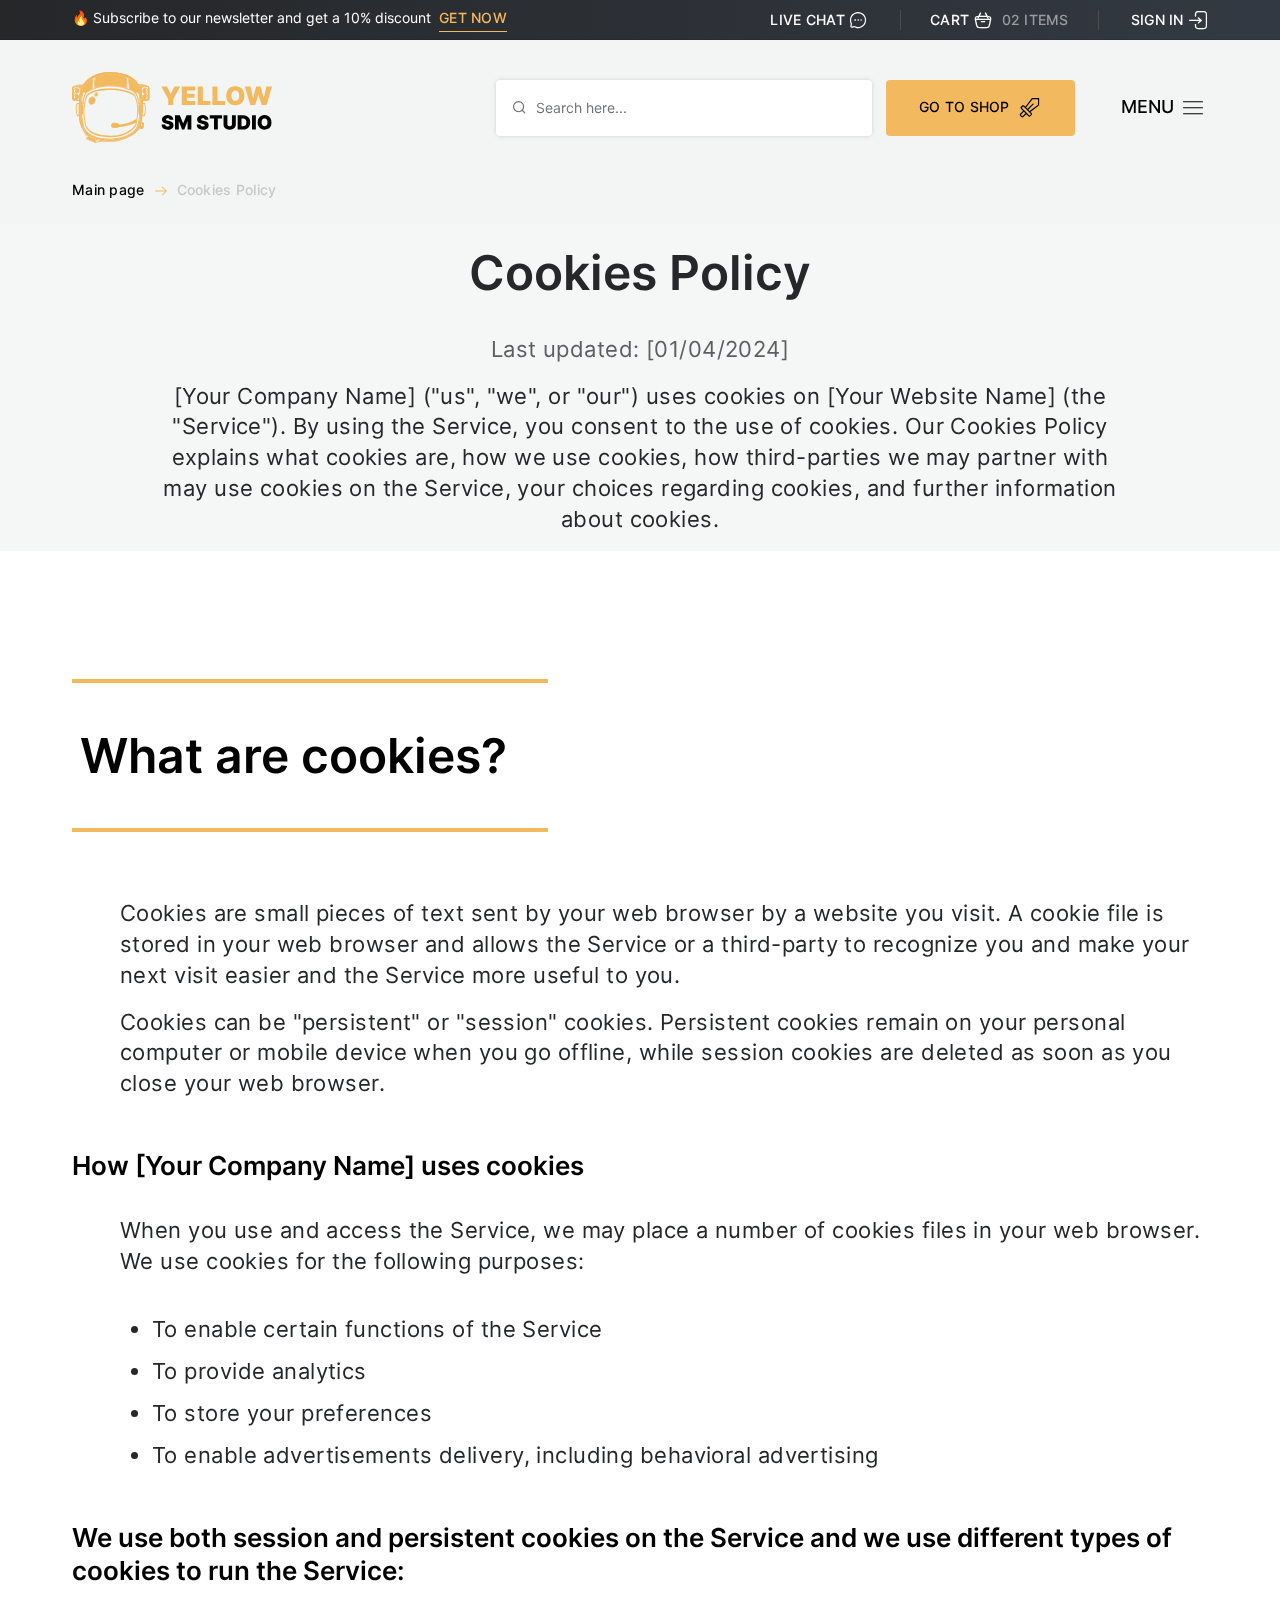
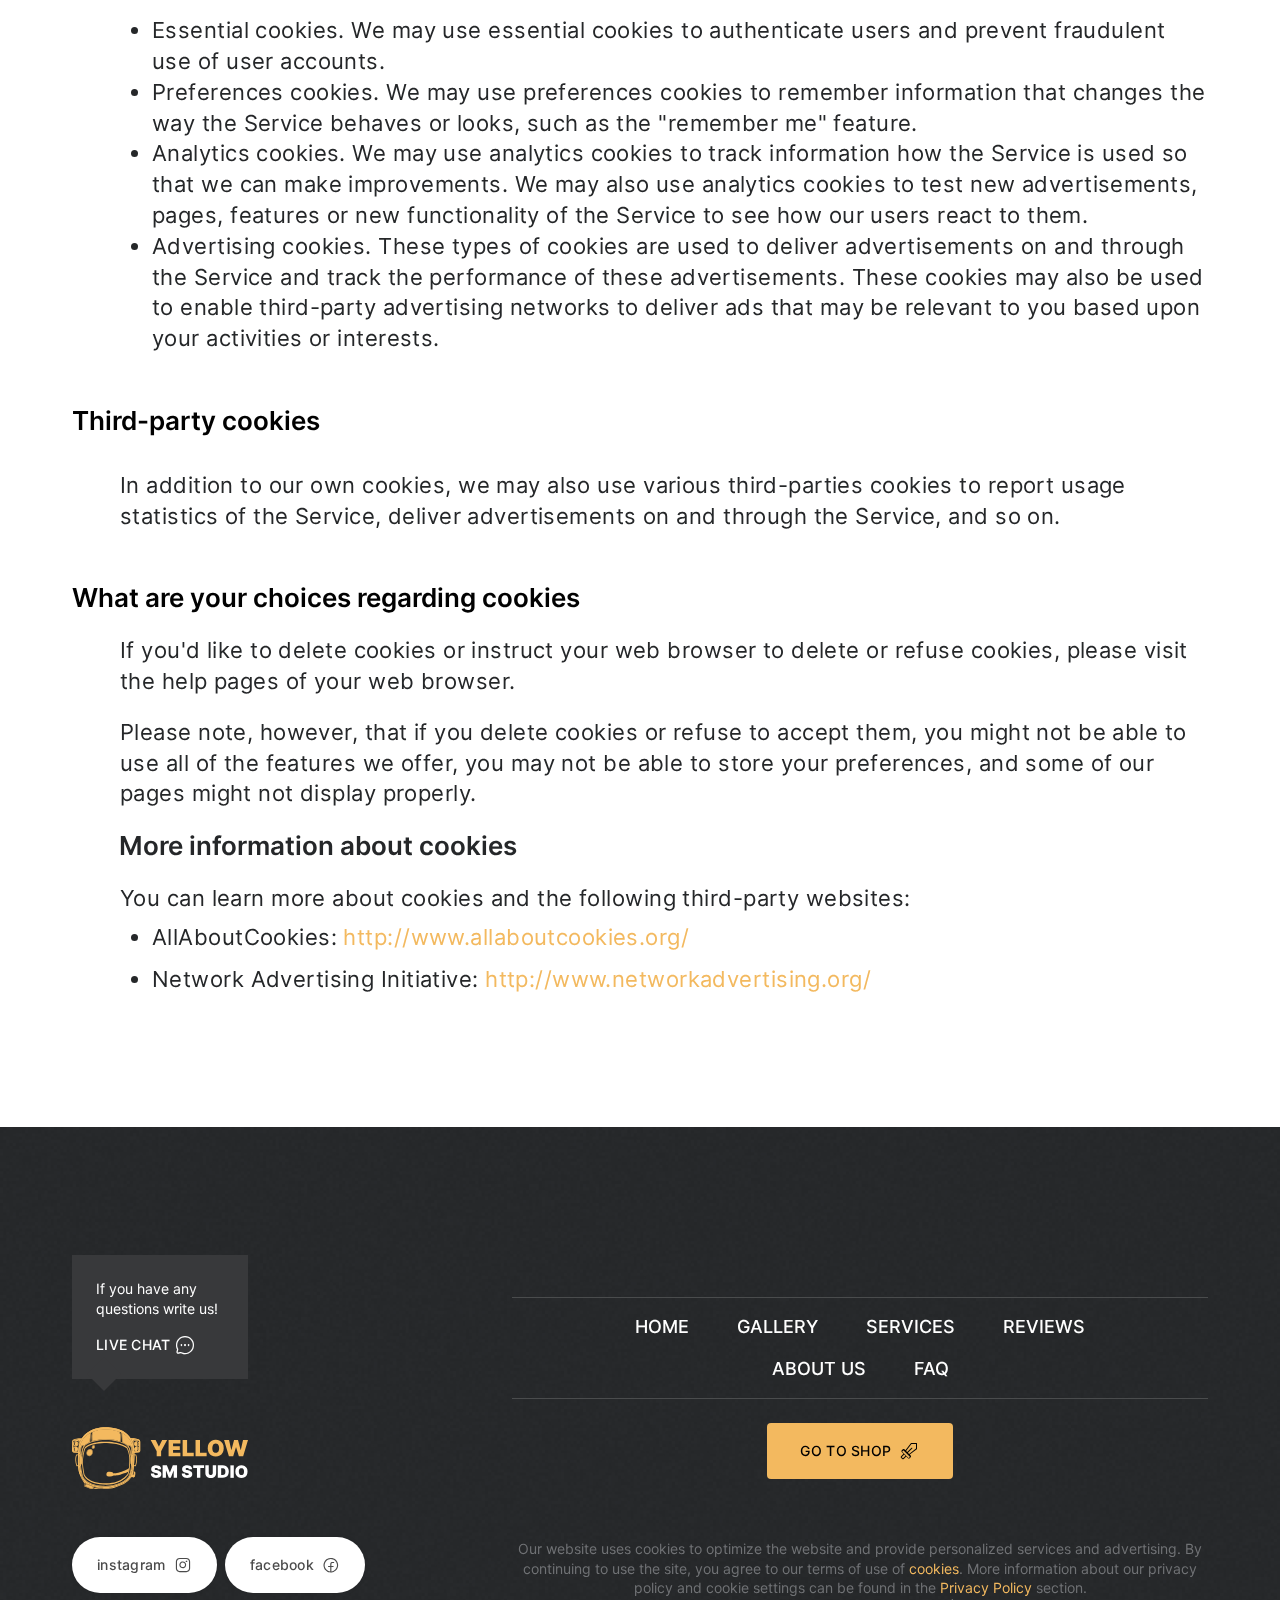
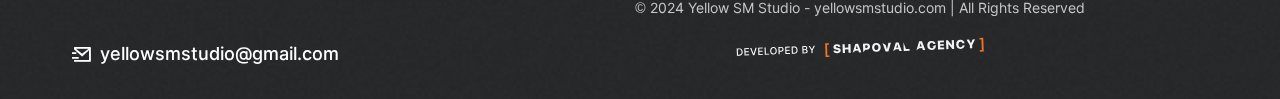
<file: cookies.html>
<!DOCTYPE html>
<html lang="en">

<head>
  <meta charset="UTF-8">
  <meta name="viewport" content="width=device-width, initial-scale=1.0">
  <link rel="icon" type="image/png" href="img/Favicon.png">
  <link rel="stylesheet" href="style/swiper-bundle.min.css">
  <link rel="stylesheet" href="style/jquery.fancybox.min.css">
  <link rel="stylesheet" href="style/reset.css">
  <link rel="stylesheet" href="style/icons.css">
  <link rel="stylesheet" href="style/style.css">
  <title>Cookies Policy</title>
</head>

<body class="body">
  <!-- Sub Header -->
  <div class="subheader">
    <div class="wrapper">
      <div class="subheader__container">
        <div class="subheader__promotion">
          🔥 Subscribe to our newsletter and get a 10% discount
          <a href="#" class="link2">GET NOW</a>
        </div>
        <div class="subheader__navigation">
          <div class="subheader__chat">
            <button class="subheader__chat-btn link chat" aria-label="LIVE CHAT">
              LIVE CHAT
              <span class="icon-NameChat-Round-Dots"></span>
            </button>
          </div>
          <div class="subheader__basket">
            <div class="subheader__basket-btn link">
              CART<span class="icon-NameCart-4"></span>
            </div>
            <div class="subheader__basket-quantity open-basket">02 ITEMS</div>
          </div>
          <div class="subheader__entrance">
            <button class="subheader__entrance-btn link authorization-open" aria-label="LOGIN / SIGN UP">
              SIGN IN
              <span class="icon-NameLogin-2"></span>
            </button>
          </div>
        </div>
      </div>
    </div>
  </div>

  <!-- LOGIN / SIGN UP -->
  <div class="authorization">
    <div class="authorization__container">
      <button class="authorization__close icon-Nameclose-line" aria-label="button close modal LOGIN / SIGN UP"></button>

      <!-- SIGN UP -->
      <div class="authorization__sign-up authorization__content">
        <p>Sign up</p>
        <span>Enter your credentials to register on the site</span>
        <form id="signUpForm" class="authorization__form">
          <div class="authorization__form-input">
            <label for="email">Email address</label>
            <div class="form-group input-style">
              <span class="authorization__form-input-icon icon-NameEnvelopeSimple"></span>
              <input type="email" id="email" name="email" placeholder="name@mail.com"
                pattern="^\w+([\.-]?\w+)*@\w+([\.-]?\w+)*(\.\w{2,3})+$" title="Email" required>
            </div>
            <div class="validation-message"></div>
          </div>

          <div class="authorization__form-input">
            <label for="password">Password:</label>
            <div class="form-group input-style">
              <span class="authorization__form-input-icon icon-NameKey"></span>
              <input type="password" id="password" name="password" pattern=".{8,}" placeholder="Enter your password"
                title="Password must be at least 8 characters long">
              <span class="password-toggle" onclick="togglePasswordVisibility('password')">
                <img width="18" height="18" class="see-password" src="img/open-pasword.svg"
                  alt="Toggle Password Visibility">
                <!-- <img width="18" height="18" class="hide-password" src="img/open-pasword.svg" alt="Toggle Password Private"/> -->
              </span>
            </div>
            <span class="validation-message"></span>
          </div>

          <div class="authorization__form-input">
            <label for="repeat-password">Repeat the password:</label>
            <div class="form-group input-style">
              <span class="authorization__form-input-icon icon-NameKey"></span>
              <input type="password" id="repeat-password" name="repeat-password" pattern=".{8,}"
                placeholder="Please re-enter your password" title="Password must be at least 8 characters long">
              <span class="password-toggle" onclick="togglePasswordVisibility('repeat-password')">
                <img width="18" height="18" class="see-password" src="img/open-pasword.svg"
                  alt="Toggle Password Visibility">
                <!-- <img width="18" height="18" class="hide-password" src="img/open-pasword.svg" alt="Toggle Password Private"/> -->
              </span>
            </div>
            <span class="validation-message" id="repeat-password-validation"></span>
          </div>
          <button type="button" onclick="validateAndSubmit()" class="submit btn" aria-label="button send SIGN UP">
            SIGN UP <span class="icon-NameLogin-2"></span>
          </button>
        </form>
        <div class="authorization__or">
          <span></span>
          <p>Or</p>
          <span></span>
        </div>
        <div class="authorization__additional">
          <a href="#">Sign up with Google
            <span>
              <img width="18" height="18" src="img/google-icon.svg" alt="Sign up with Google">
            </span>
          </a>
          <!-- <a href="#">Sign up with Apple
            <span>
              <img width="16" height="18" src="img/apple.svg" alt="Sign up with Apple">
            </span>
          </a> -->
        </div>
        <div class="authorization__change">
          <p>Already have an account?</p>
          <button class="authorization__sign-up-btn" aria-label="button send LOG IN">LOG IN</button>
        </div>
      </div>

      <!-- LOGIN -->
      <div class="authorization__login authorization__content">
        <p>Log in</p>
        <span>Enter your credentials to access your account</span>
        <form id="loginForm" class="authorization__form">
          <div class="authorization__form-input">
            <label for="email">Email address</label>
            <div class="form-group input-style">
              <span class="authorization__form-input-icon icon-NameEnvelopeSimple"></span>
              <input type="email" id="email2" name="email" placeholder="name@mail.com"
                pattern="^\w+([\.-]?\w+)*@\w+([\.-]?\w+)*(\.\w{2,3})+$" title="Email" required>
            </div>
            <div class="validation-message"></div>
          </div>

          <div class="authorization__form-input">
            <label for="password">Password:</label>
            <div class="form-group input-style">
              <span class="authorization__form-input-icon icon-NameKey"></span>
              <input type="password" id="password2" name="password" pattern=".{8,}" placeholder="Enter your password"
                title="Password must be at least 8 characters long">
              <span class="password-toggle" onclick="togglePasswordVisibility('password')">
                <img width="18" height="18" class="see-password" src="img/open-pasword.svg"
                  alt="Toggle Password Visibility">
                <!-- <img width="18" height="18" class="hide-password" src="img/open-pasword.svg" alt="Toggle Password Private"/> -->
              </span>
            </div>
            <span class="validation-message"></span>
          </div>

          <button type="button" onclick="validateAndSubmit()" class="submit btn" aria-label="button send LOG IN">
            LOG IN <span class="icon-NameLogin-2"></span>
          </button>

          <div class="authorization__form-checkbox">
            <label>
              <input type="checkbox" name="сheckbox" value="checked" title="Remember me">
              <span class="checkbox-custom"></span>
              <span class="checkbox-value">Remember me</span>
            </label>
            <a href="#" class="fargot-password" target="_blank">FORGOT PASSWORD?</a>
          </div>
        </form>
        <div class="authorization__or">
          <span></span>
          <p>Or</p>
          <span></span>
        </div>
        <div class="authorization__additional">
          <a href="#">Sign up with Google
            <span>
              <img width="18" height="18" src="img/google-icon.svg" alt="Sign up with Google">
            </span>
          </a>
          <!-- <a href="#">Sign up with Apple
            <span>
              <img width="16" height="18" src="img/apple.svg" alt="Sign up with Apple">
            </span>
          </a> -->
        </div>
        <div class="authorization__change">
          <p>Are you new here?</p>
          <a href="sign-up.html" class="authorization__login-btn ">CREATE ACCOUNT</a>
        </div>
      </div>
    </div>
  </div>

  <!-- Basket -->
  <section class="basket">
    <div class="basket_wrapper">
      <button class="basket__close" aria-label="button close modal basket">
        CLOSE <span class="icon-Nameclose-line"></span>
      </button>
      <div class="basket__content">
        <h2>My Cart <span class="basket__value btn">3</span></h2>
        <div class="basket__container">
          <div class="basket__card">
            <div class="basket__card-box">
              <div class="basket__card-img">
                <picture>
                  <source srcset="img/gallery-obj1.webp" type="image/webp">
                  <source srcset="img/gallery-obj1.jpg" type="image/jpg">
                  <img width="640" height="552" src="img/gallery-obj1.jpg" alt="Forge Your Legendary Army Today!">
                </picture>
              </div>
              <div class="basket__card-description">
                <div class="basket__card-description-title">
                  <p>Adepta Sororitas - Battle Sister Squad</p>
                  <span class="card-delate icon-NameTrash"></span>
                </div>
                <div class="basket__card-description-price">
                  <p class="basket__content-value">10$</p>
                  <div class="quantity">
                    <button class="btn minus-btn icon-NameMinus" aria-label="button minus"></button>
                    <input type="text" class="quantity-input" value="1" readonly title="quantity">
                    <button class="btn plus-btn icon-NamePlus" aria-label="button add"></button>
                  </div>
                </div>
              </div>
            </div>
            <div class="basket__textarea additional-class">
              <div class="toggle">
                Add a comment <span class="icon-NameArrow-DOWN"></span>
              </div>
              <form class="hidden">
                <textarea></textarea>
              </form>
            </div>
          </div>

          <div class="basket__card">
            <div class="basket__card-box">
              <div class="basket__card-img">
                <picture>
                  <source srcset="img/hot-offers-img.webp" type="image/webp">
                  <source srcset="img/hot-offers-img.jpg" type="image/jpg">
                  <img width="736" height="752" src="img/hot-offers-img.jpg" alt="Forge Your Legendary Army Today!">
                </picture>
              </div>
              <div class="basket__card-description">
                <div class="basket__card-description-title">
                  <p>Adepta Sororitas - Battle Sister Squad</p>
                  <span class="card-delate icon-NameTrash"></span>
                </div>
                <div class="basket__card-description-price">
                  <p class="basket__content-value">10$</p>
                  <div class="quantity">
                    <button class="btn minus-btn" aria-label="button minus">-</button>
                    <input type="text" class="quantity-input" value="1" title="quantity">
                    <button class="btn plus-btn" aria-label="button add">+</button>
                  </div>
                </div>
              </div>
            </div>
            <div class="basket__textarea">
              <div class="toggle">
                Add a comment <span class="icon-NameArrow-DOWN"></span>
              </div>
              <form class="hidden">
                <textarea></textarea>
              </form>
            </div>
          </div>

          <div class="basket__card">
            <div class="basket__card-box">
              <div class="basket__card-img">
                <picture>
                  <source srcset="img/hot-offers-img2.webp" type="image/webp">
                  <source srcset="img/hot-offers-img2.jpg" type="image/jpg">
                  <img width="736" height="752" src="img/hot-offers-img2.jpg" alt="Forge Your Legendary Army Today!">
                </picture>
              </div>
              <div class="basket__card-description">
                <div class="basket__card-description-title">
                  <p>Adepta Sororitas - Battle Sister Squad</p>
                  <span class="card-delate icon-NameTrash"></span>
                </div>
                <div class="basket__card-description-price">
                  <p class="basket__content-value">10$</p>
                  <div class="quantity">
                    <button class="btn minus-btn" aria-label="button minus">-</button>
                    <input type="text" class="quantity-input" value="1" title="quantity">
                    <button class="btn plus-btn" aria-label="button add">+</button>
                  </div>
                </div>
              </div>
            </div>
            <div class="basket__textarea">
              <div class="toggle">
                Add a comment <span class="icon-NameArrow-DOWN"></span>
              </div>
              <form class="hidden">
                <textarea></textarea>
              </form>
            </div>
          </div>
        </div>
        <div class="basket__footer">
          <div class="basket__sumbal">
            <p>SUBTOTAL:<span id="sum"></span></p>
          </div>
          <div class="basket__navigation">
            <a href="index.html" class="continue__shopping"><span class="icon-NameArrow-left"></span>CONTINUE
              SHOPPING</a>
            <a href="checkout.html" class="continue__checkout btn">CHECKOUT<span class="icon-myArrowright"></span></a>
          </div>
        </div>
      </div>
    </div>
  </section>

  <!-- Menu -->
  <div class="menu">
    <div class="menu__overflow">
      <button class="close-btn" aria-label="button close modal menu">
        CLOSE<span class="icon-Nameclose-line"></span>
      </button>
      <div class="menu__content">
        <nav class="menu__navigation">
          <ul>
            <li>
              <a href="index.html" class="link menu__link">HOME</a>
            </li>
            <li>
              <a href="gallery.html" class="link menu__link">GALLERY</a>
            </li>
            <li>
              <a href="reviews.html" class="link menu__link">REVIEWS</a>
            </li>
            <li>
              <a href="about-us.html" class="link menu__link">ABOUT US</a>
            </li>
            <li>
              <a href="faq.html" class="link menu__link">FAQ</a>
            </li>
            <li class="menu__navigation-none">
              <button class="link authorization-open" onclick="initializeModal()"
                aria-label="open modal LOGIN / SIGN UP">
                LOGIN / SIGN UP
                <span class="icon-NameLogin-2"></span>
              </button>
            </li>
            <li class="go-to-shop">
              <a href="services.html" class="btn">GO TO SHOP<span class="icon-NameSword"></span></a>
            </li>
          </ul>
        </nav>
        <div class="menu__services">
          <h2>SERVICES</h2>
          <div class="menu__services-box">
            <article onclick="window.open('services.html', '_blank')" class="card menu__link">
              <div class="menu__services-box-img">
                <picture>
                  <source srcset="img/menu-services-obj1.webp" type="image/webp">
                  <source srcset="img/menu-services-obj1.jpg" type="image/jpeg">
                  <img src="img/menu-services-obj1.jpg" alt="COMMISSION IMAGE">
                </picture>
              </div>
              <div class="menu__services-box-text">
                <h3>COMMISSION</h3>
              </div>
            </article>

            <article onclick="window.open('services.html', '_blank')" class="card menu__link">
              <div class="menu__services-box-img">
                <picture>
                  <source srcset="img/menu-services-obj2.webp" type="image/webp">
                  <source srcset="img/menu-services-obj2.jpg" type="image/jpeg">
                  <img src="img/menu-services-obj2.jpg" alt="BUY NOW">
                </picture>
              </div>
              <div class="menu__services-box-text">
                <h3>BUY NOW</h3>
              </div>
            </article>

            <article onclick="window.open('services.html', '_blank')" class="card menu__link">
              <div class="menu__services-box-img">
                <picture>
                  <source srcset="img/menu-services-obj3.webp" type="image/webp">
                  <source srcset="img/menu-services-obj3.jpg" type="image/jpg">
                  <img src="img/menu-services-obj3.jpg" alt="CUSTOM SERVICES">
                </picture>
              </div>
              <div class="menu__services-box-text">
                <h3>CUSTOM SERVICES</h3>
              </div>
            </article>
          </div>
        </div>
        <div class="menu__chat">
          <p>If you have any questions write us!</p>
          <button class="chat menu__link" aria-label="open LIVE CHAT">
            LIVE CHAT
            <span class="icon-NameChat-Round-Dots"></span>
          </button>
        </div>
      </div>
    </div>
  </div>

  <!-- Header -->
  <header class="header">
    <div class="wrapper">
      <div class="header__container">
        <div class="header__logo">
          <a href="index.html">
            <img width="200" height="71" src="img/logo.svg" alt="Gart Tech logotype">
          </a>
        </div>
        <div class="header__navigation">
          <div class="header__navigation-search">
            <div class="header__navigation-search-box icon-NameSearch">
              <input type="text" id="searchInput" placeholder="Search here..." title="Search here...">
              <span class="icon-NameArrow-left header__submit"><input type="submit" value="" class="header__submit-btn"
                  title="submit"></span>
            </div>
            <button class="search-open icon-NameSearch" aria-label="burger menu"></button>
            <div class="search-btn btn">
              <span></span>
              <span></span>
              <span></span>
            </div>
          </div>
          <div class="header__navigation-btn-shop">
            <a href="services.html" class="btn">
              GO TO SHOP<span class="icon-NameSword"></span>
            </a>
          </div>
          <div class="header__navigation-menu">
            <span>MENU</span>
            <div class="menu-btn">
              <span></span>
              <span></span>
              <span></span>
            </div>
          </div>
        </div>
      </div>
    </div>
  </header>

  <main>
    <!-- Hero -->
    <section class="sihn-up__hero">
      <div class="breadcrumbs">
        <div class="wrapper">
          <div class="breadcrumbs__container">
            <span class="breadcrumbs__container-box">
              <span>
                <a href="index.html" class="link">Main page</a>
              </span>
              <span class="brDevider">
                <img src="img/breadcrumbs-arrow.svg" width="16" height="16" alt="icon" />
              </span>
              <span class="breadcrumb_last" aria-current="page">Cookies Policy</span>
            </span>
          </div>
        </div>
      </div>

      <div class="sihn-up__hero-container hero__smoll police__banner">
        <div class="tab-content tab-content2">
          <div class="tab-pane active">
            <div class="sihn-up__hero-content banner-title">
              <div class="wrapper">
                <h1>Cookies Policy</h1>
                <h2>Last updated: [01/04/2024]</h2>
                <p> [Your Company Name] ("us", "we", or "our") uses cookies on [Your Website Name] (the "Service"). By
                  using the Service, you consent to the use of cookies. Our Cookies Policy explains what cookies are,
                  how we use cookies, how third-parties we may partner with may use cookies on the Service, your choices
                  regarding cookies, and further information about cookies.</p>
              </div>
            </div>
          </div>
        </div>
      </div>
    </section>

    <!-- Seo -->
    <section class="seo policy__seo">
      <div class="wrapper">
        <div class="seo__container">
          <div class="seo__container-title">
            <h2>
              What are cookies?
            </h2>
          </div>
          <div class="seo__container-content">
            <div class="seo__container-content-text">
              <div class="seo__container-content-text2">
                <p>
                  Cookies are small pieces of text sent by your web browser by a website you visit. A cookie file is
                  stored in your web browser and allows the Service or a third-party to recognize you and make your next
                  visit easier and the Service more useful to you.
                </p>
                <p>
                  Cookies can be "persistent" or "session" cookies. Persistent cookies remain on your personal computer
                  or mobile device when you go offline, while session cookies are deleted as soon as you close your web
                  browser.
                </p>
              </div>
            </div>

            <div class="seo__container-content-text seo__container-content-text-style1">
              <h4>How [Your Company Name] uses cookies</h4>
              <div class="seo__container-content-text2 policy-text2">
                <p>
                  When you use and access the Service, we may place a number of cookies files in your web browser. We
                  use cookies for the following purposes:
                </p>
                <ul>
                  <li>To enable certain functions of the Service</li>
                  <li>To provide analytics</li>
                  <li>To store your preferences</li>
                  <li>To enable advertisements delivery, including behavioral advertising</li>
                </ul>
              </div>
            </div>

            <div class="seo__container-content-text seo__container-content-text-style2 policy-text3">
              <h4>We use both session and persistent cookies on the Service and we use different types of cookies to run
                the Service:</h4>
              <ul>
                <li>Essential cookies. We may use essential cookies to authenticate users and prevent fraudulent use of
                  user accounts.</li>
                <li>Preferences cookies. We may use preferences cookies to remember information that changes the way the
                  Service behaves or looks, such as the "remember me" feature.</li>
                <li>Analytics cookies. We may use analytics cookies to track information how the Service is used so that
                  we can make improvements. We may also use analytics cookies to test new advertisements, pages,
                  features or new functionality of the Service to see how our users react to them.</li>
                <li>Advertising cookies. These types of cookies are used to deliver advertisements on and through the
                  Service and track the performance of these advertisements. These cookies may also be used to enable
                  third-party advertising networks to deliver ads that may be relevant to you based upon your activities
                  or interests.</li>
              </ul>
            </div>

            <div class="seo__container-content-text">
              <h4>Third-party cookies</h4>
              <p> In addition to our own cookies, we may also use various third-parties cookies to report usage
                statistics of the Service, deliver advertisements on and through the Service, and so on.</p>
            </div>

            <div class="seo__container-content-text seo__container-content-text-style1 policy-text4">
              <h4>What are your choices regarding cookies</h4>
              <p>If you'd like to delete cookies or instruct your web browser to delete or refuse cookies, please visit
                the help pages of your web browser.</p>
              <p>Please note, however, that if you delete cookies or refuse to accept them, you might not be able to use
                all of the features we offer, you may not be able to store your preferences, and some of our pages might
                not display properly.</p>
              <h5>More information about cookies</h5>
              <p style="margin-bottom: -12px;">You can learn more about cookies and the following third-party websites:
              </p>
              <ul>
                <li>AllAboutCookies: <a href="http://www.allaboutcookies.org/"
                    target="_blank">http://www.allaboutcookies.org/</a></li>
                <li>Network Advertising Initiative: <a href=" http://www.networkadvertising.org/" target="_blank">
                    http://www.networkadvertising.org/</a></li>
              </ul>
            </div>
          </div>
        </div>
    </section>
  </main>

  <!-- Footer -->
  <footer class="footer">
    <div class="wrapper">
      <div class="footer__container">
        <div class="footer__left">
          <div class="menu__chat footer__chat">
            <p>If you have any questions write us!</p>
            <button class="chat menu__link" aria-label="open  LIVE CHAT">
              LIVE CHAT
              <span class="icon-NameChat-Round-Dots"></span>
            </button>
          </div>
          <div class="footer__logo">
            <a href="index.html">
              <img width="175" height="62" src="img/logo-white.svg" alt="Gart Tech logotype">
            </a>
          </div>
          <div class="footer__social">
            <div class="about-us__content-social-box-link">
              <a href="#">instagram<span class="icon-NameInstagramLogo"></span></a>
              <a href="#">facebook<span class="icon-NameFacebookLogo"></span></a>
            </div>
          </div>
          <div class="footer__email">
            <a href="mailto:yellowsmstudio@gmail.com" class="link"><span
                class="icon-Namemail-send-line"></span>yellowsmstudio@gmail.com</a>
          </div>
        </div>
        <div class="footer__right">
          <div class="footer__right-box">
            <nav class="footer__right-navigation">
              <ul>
                <li>
                  <a href="index.html" class="link">HOME</a>
                </li>
                <li>
                  <a href="gallery.html" class="link">GALLERY</a>
                </li>
                <li>
                  <a href="services.html" class="link">SERVICES</a>
                </li>
                <li>
                  <a href="reviews.html" class="link">REVIEWS</a>
                </li>
                <li>
                  <a href="about-us.html" class="link">ABOUT US</a>
                </li>
                <li>
                  <a href="faq.html" class="link">FAQ</a>
                </li>
              </ul>
            </nav>
            <div class="footer__right-btn">
              <a href="services.html" class="btn">
                GO TO SHOP<span class="icon-NameSword"></span>
              </a>
            </div>
          </div>
          <div class="footer__right-privecy">
            <p class="footer__right-privecy-text">
              Our website uses cookies to optimize the website and provide
              personalized services and advertising. By continuing to use the
              site, you agree to our terms of use of <a href="cookies.html" target="_blank">cookies</a>.
              More information about our privacy policy and cookie settings
              can be found in the <a href="policy.html" target="_blank">Privacy Policy</a> section.
            </p>
            <p class="footer__right-privecy-copright">
              © 2024 Yellow SM Studio - yellowsmstudio.com | All Rights
              Reserved
            </p>
            <div class="label-company">
              <a href="#" target="_blank">
                <img width="268" height="45" src="img/company-logo.svg" alt="Shapoval Agancy">
              </a>
            </div>
          </div>
        </div>
      </div>
    </div>
  </footer>

  <script src="script/jquery-3.7.0.min.js"></script>
  <script src="script/swiper-bundle.min.js"></script>
  <script src="script/jquery.fancybox.min.js"></script>
  <script src="script/script.js"></script>
</body>

</html>
</file>
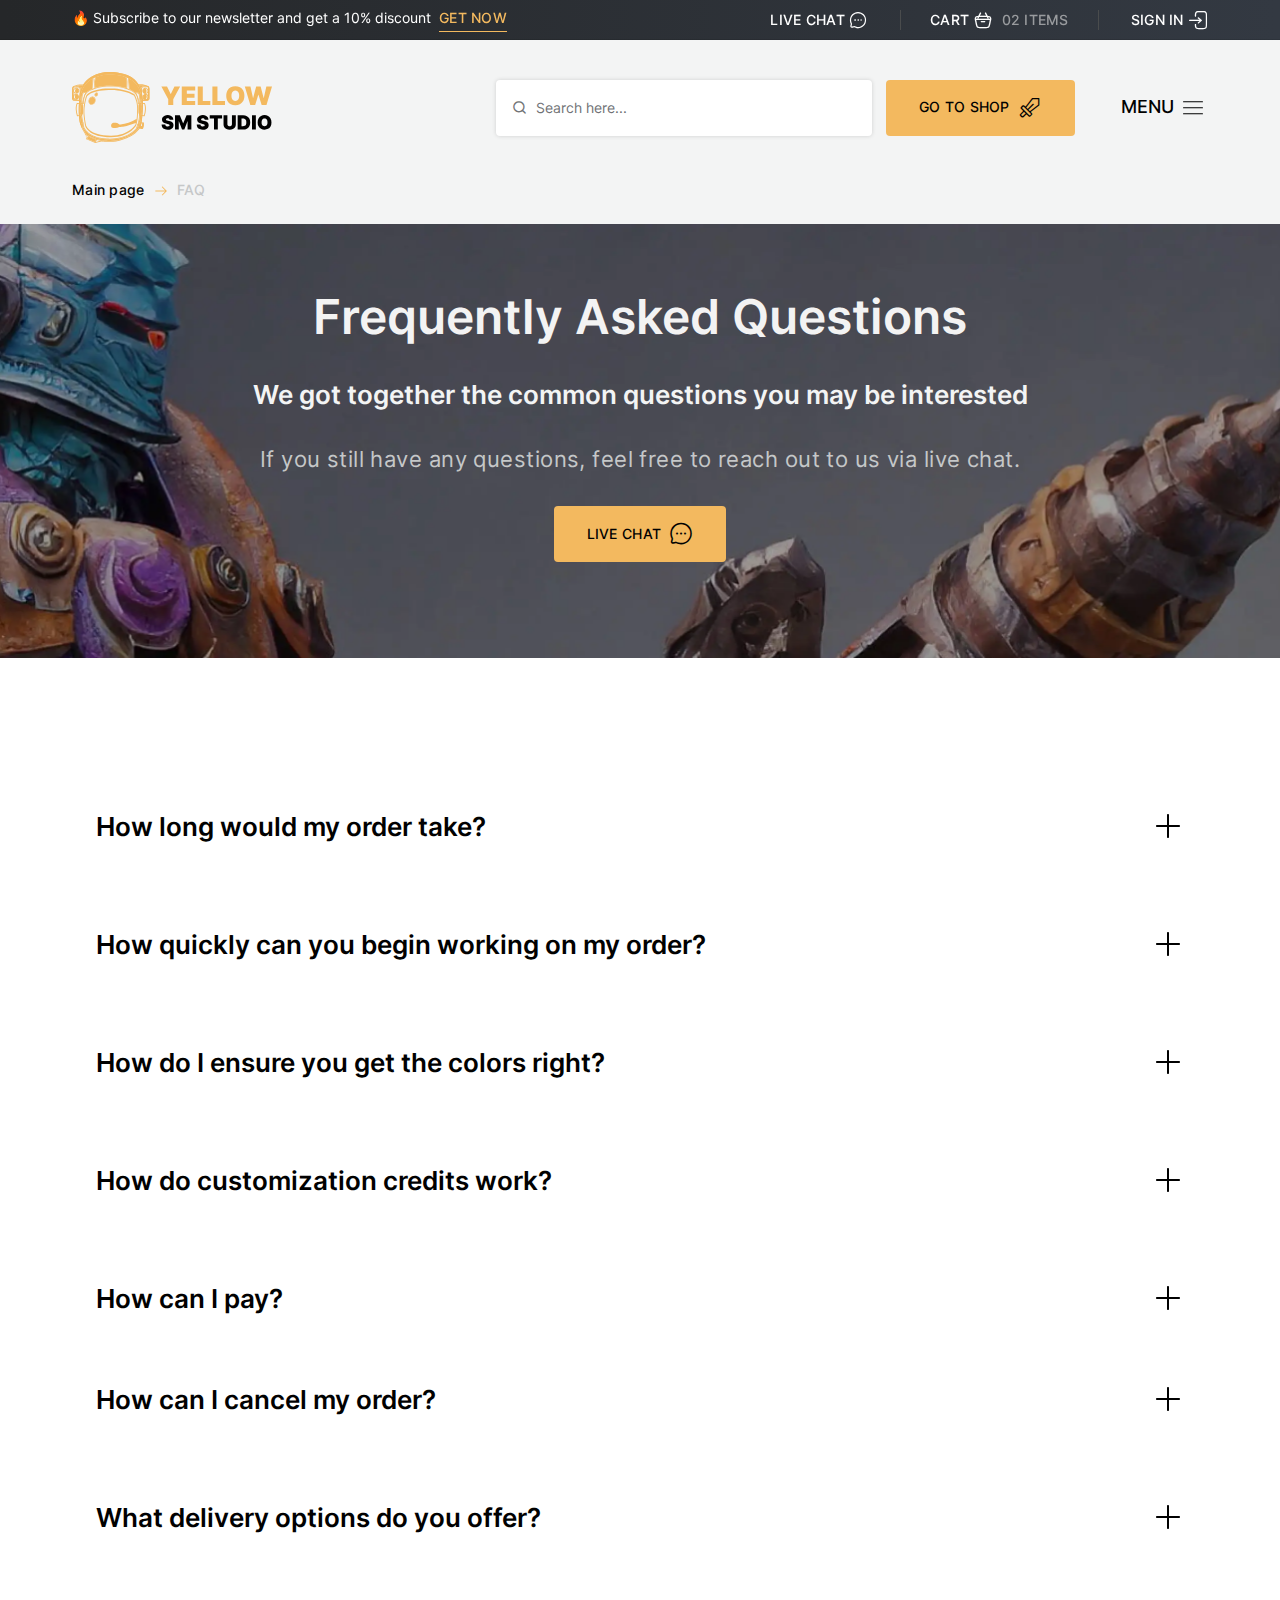
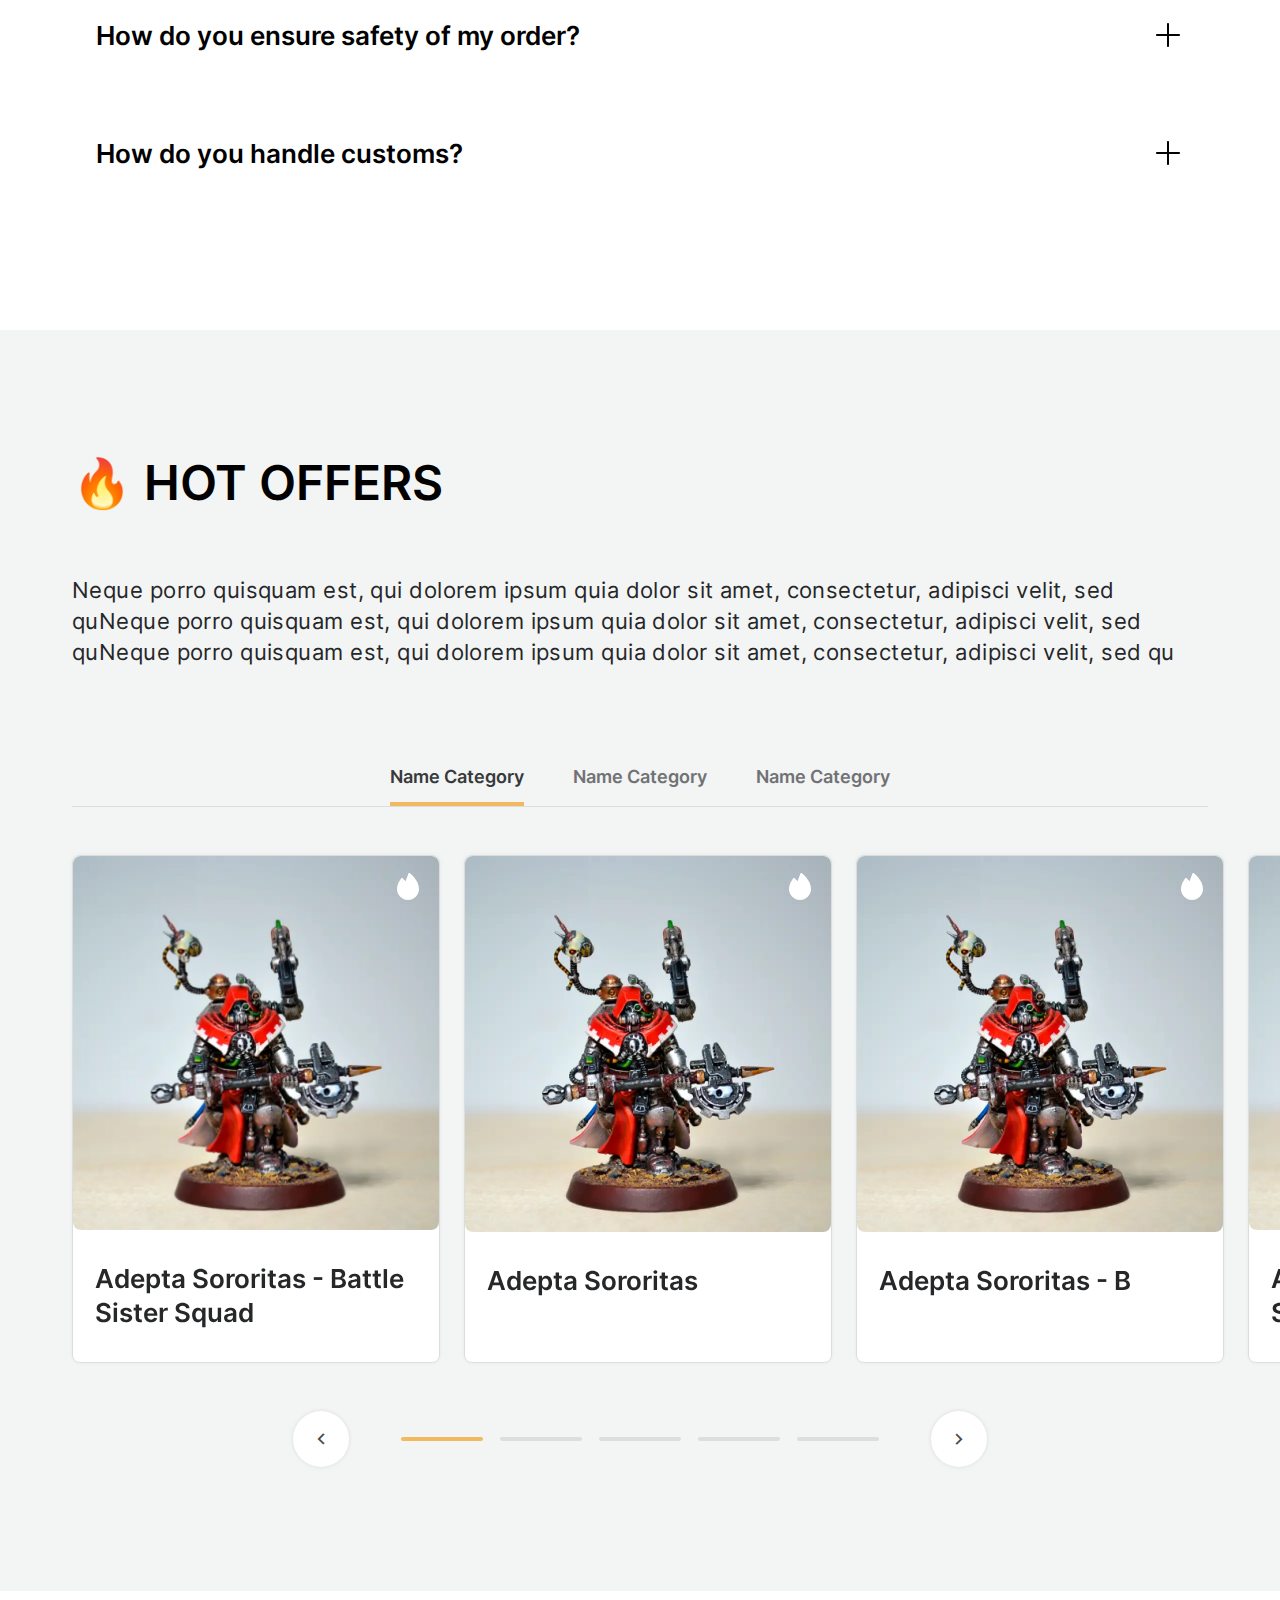
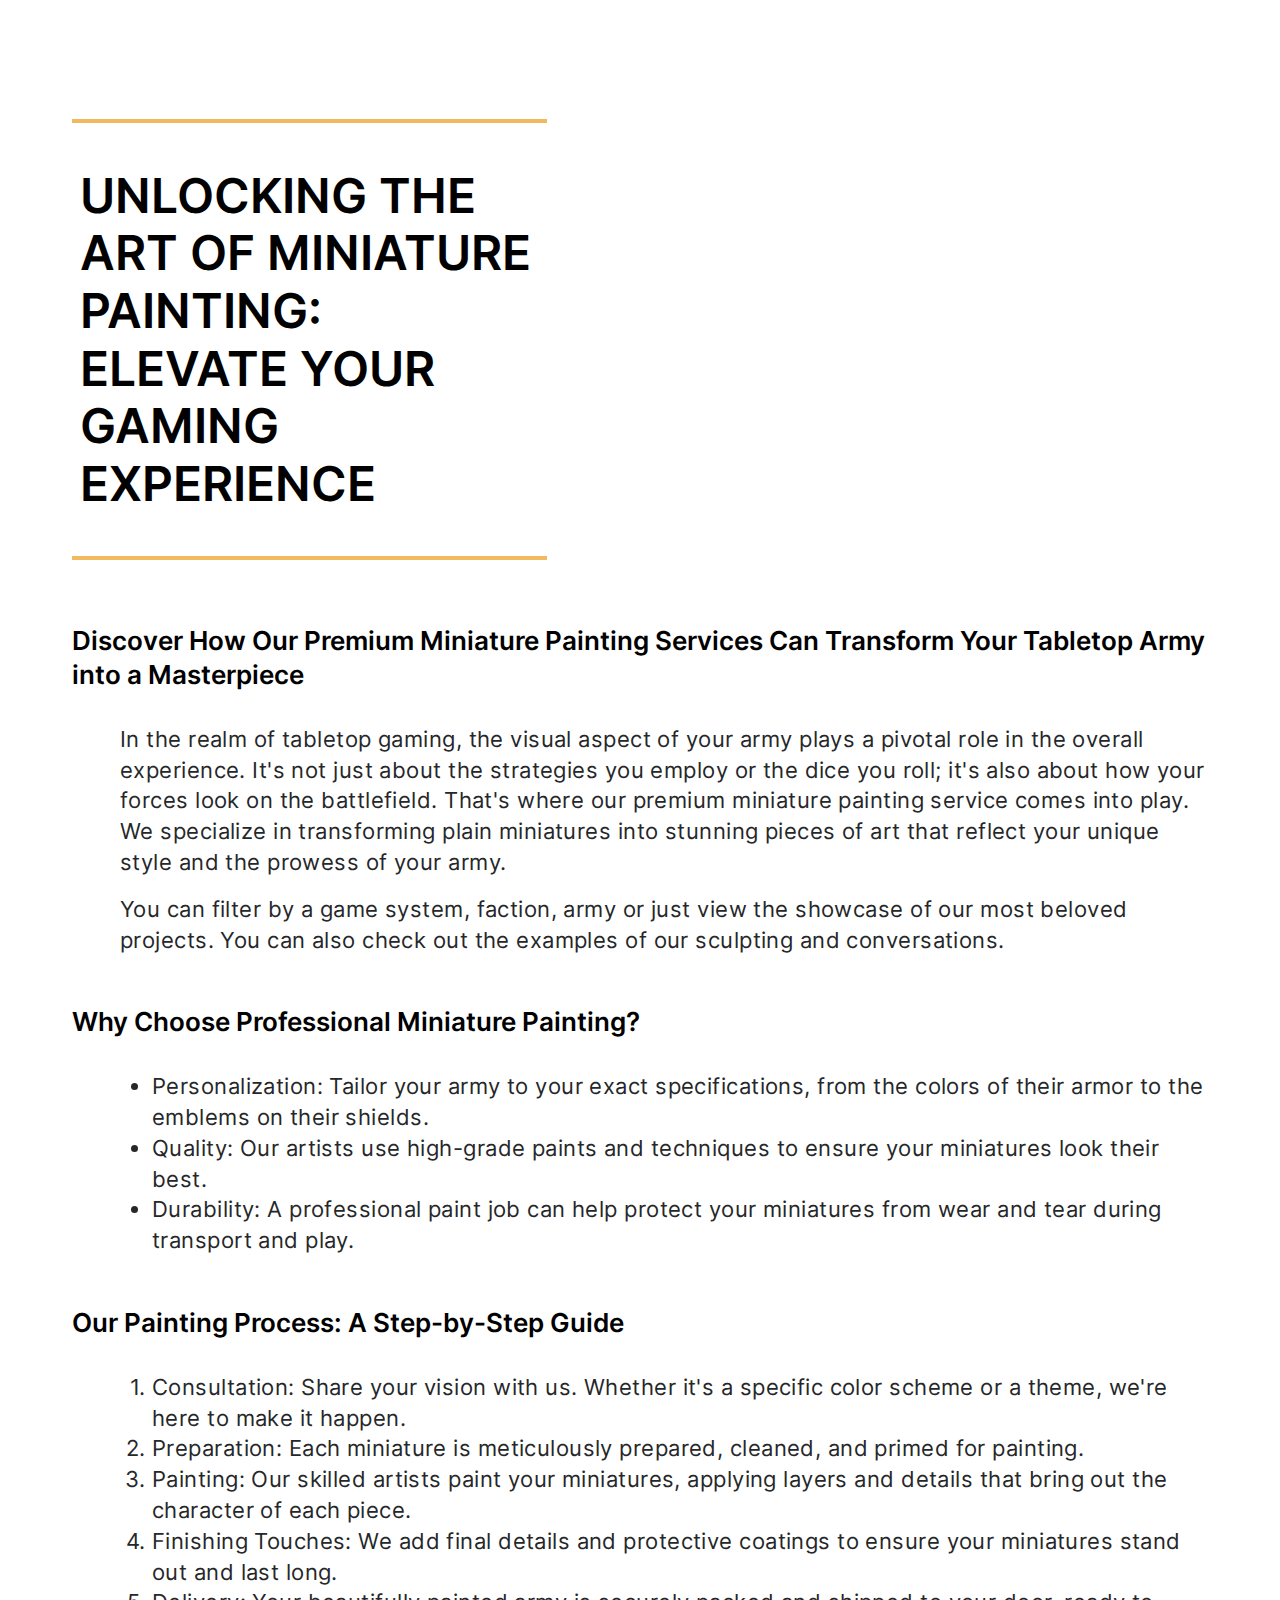
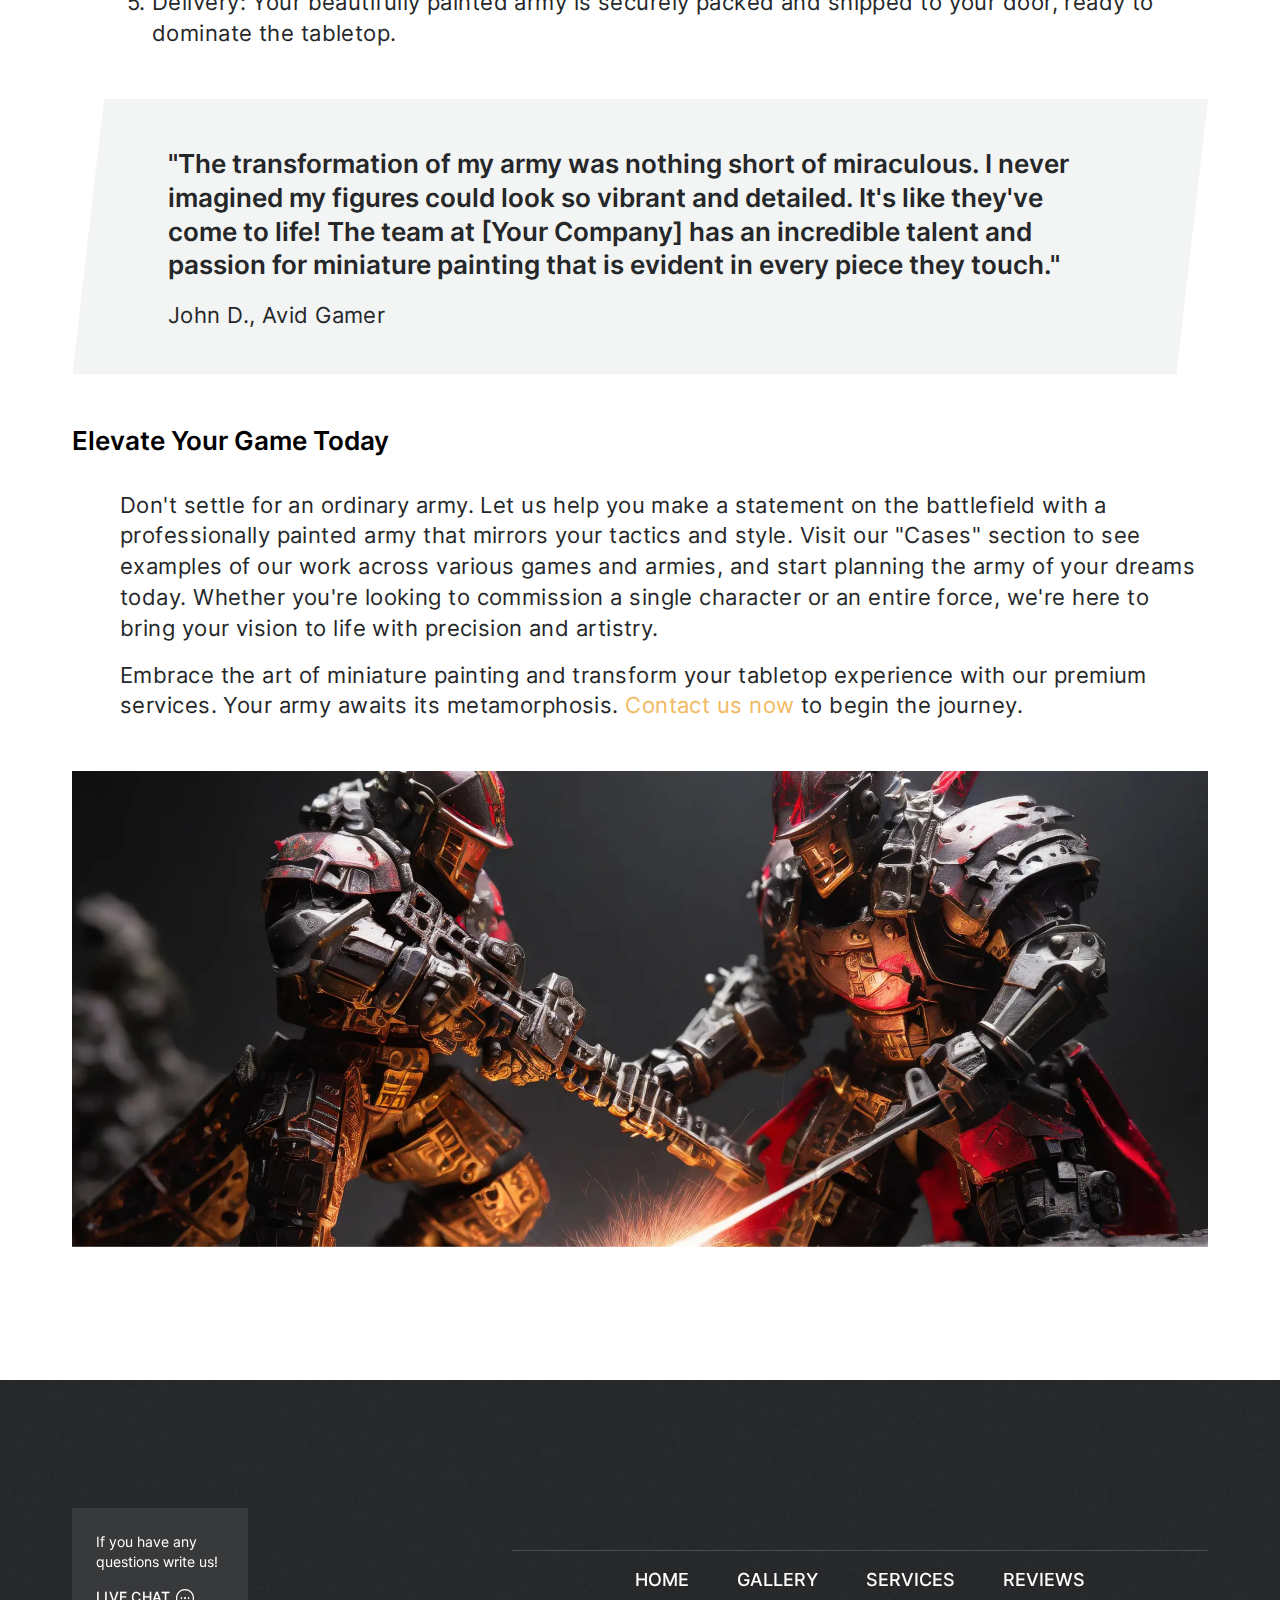
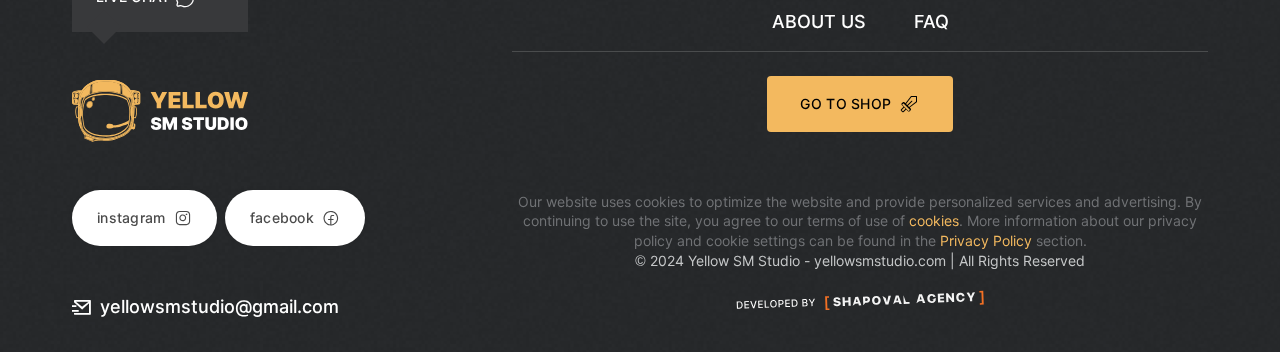
<file: faq.html>
<!DOCTYPE html>
<html lang="en">

<head>
  <meta charset="UTF-8" />
  <meta name="viewport" content="width=device-width, initial-scale=1.0" />
  <link rel="icon" type="image/png" href="img/Favicon.png" />
  <link rel="stylesheet" href="style/swiper-bundle.min.css" />
  <link rel="stylesheet" href="style/jquery.fancybox.min.css" />
  <link rel="stylesheet" href="style/reset.css" />
  <link rel="stylesheet" href="style/icons.css" />
  <link rel="stylesheet" href="style/style.css" />
  <title>Gart Tech</title>
</head>

<body class="body">
  <!-- Sub Header -->
  <div class="subheader">
    <div class="wrapper">
      <div class="subheader__container">
        <div class="subheader__promotion">
          🔥 Subscribe to our newsletter and get a 10% discount
          <a href="#" class="link2">GET NOW</a>
        </div>
        <div class="subheader__navigation">
          <div class="subheader__chat">
            <button class="subheader__chat-btn link chat" aria-label="LIVE CHAT">
              LIVE CHAT
              <span class="icon-NameChat-Round-Dots"></span>
            </button>
          </div>
          <div class="subheader__basket">
            <div class="subheader__basket-btn link">
              CART<span class="icon-NameCart-4"></span>
            </div>
            <div class="subheader__basket-quantity open-basket">02 ITEMS</div>
          </div>
          <div class="subheader__entrance">
            <button class="subheader__entrance-btn link authorization-open" aria-label="LOGIN / SIGN UP">
              SIGN IN
              <span class="icon-NameLogin-2"></span>
            </button>
          </div>
        </div>
      </div>
    </div>
  </div>

  <!-- LOGIN / SIGN UP -->
  <div class="authorization">
    <div class="authorization__container">
      <button class="authorization__close icon-Nameclose-line" aria-label="button close modal LOGIN / SIGN UP"></button>

      <!-- SIGN UP -->
      <div class="authorization__sign-up authorization__content">
        <p>Sign up</p>
        <span>Enter your credentials to register on the site</span>
        <form id="signUpForm" class="authorization__form">
          <div class="authorization__form-input">
            <label for="email">Email address</label>
            <div class="form-group input-style">
              <span class="authorization__form-input-icon icon-NameEnvelopeSimple"></span>
              <input type="email" id="email" name="email" placeholder="name@mail.com"
                pattern="^\w+([\.-]?\w+)*@\w+([\.-]?\w+)*(\.\w{2,3})+$" title="Email" required />
            </div>
            <div class="validation-message"></div>
          </div>

          <div class="authorization__form-input">
            <label for="password">Password:</label>
            <div class="form-group input-style">
              <span class="authorization__form-input-icon icon-NameKey"></span>
              <input type="password" id="password" name="password" pattern=".{8,}" placeholder="Enter your password"
                title="Password must be at least 8 characters long" />
              <span class="password-toggle" onclick="togglePasswordVisibility('password')">
                <img width="18" height="18" class="see-password" src="img/open-pasword.svg"
                  alt="Toggle Password Visibility" />
                <!-- <img width="18" height="18" class="hide-password" src="img/open-pasword.svg" alt="Toggle Password Private"/> -->
              </span>
            </div>
            <span class="validation-message"></span>
          </div>

          <div class="authorization__form-input">
            <label for="repeat-password">Repeat the password:</label>
            <div class="form-group input-style">
              <span class="authorization__form-input-icon icon-NameKey"></span>
              <input type="password" id="repeat-password" name="repeat-password" pattern=".{8,}"
                placeholder="Please re-enter your password" title="Password must be at least 8 characters long" />
              <span class="password-toggle" onclick="togglePasswordVisibility('repeat-password')">
                <img width="18" height="18" class="see-password" src="img/open-pasword.svg"
                  alt="Toggle Password Visibility" />
                <!-- <img width="18" height="18" class="hide-password" src="img/open-pasword.svg" alt="Toggle Password Private"/> -->
              </span>
            </div>
            <span class="validation-message" id="repeat-password-validation"></span>
          </div>
          <button type="button" onclick="validateAndSubmit()" class="submit btn" aria-label="button send SIGN UP">
            SIGN UP <span class="icon-NameLogin-2"></span>
          </button>
        </form>
        <div class="authorization__or">
          <span></span>
          <p>Or</p>
          <span></span>
        </div>
        <div class="authorization__additional">
          <a href="#">Sign up with Google
            <span>
              <img width="18" height="18" src="img/google-icon.svg" alt="Sign up with Google" />
            </span>
          </a>
          <!-- <a href="#">Sign up with Apple
          <span>
            <img width="16" height="18" src="img/apple.svg" alt="Sign up with Apple">
          </span>
        </a> -->
        </div>
        <div class="authorization__change">
          <p>Already have an account?</p>
          <button class="authorization__sign-up-btn" aria-label="button send LOG IN">
            LOG IN
          </button>
        </div>
      </div>

      <!-- LOGIN -->
      <div class="authorization__login authorization__content">
        <p>Log in</p>
        <span>Enter your credentials to access your account</span>
        <form id="loginForm" class="authorization__form">
          <div class="authorization__form-input">
            <label for="email">Email address</label>
            <div class="form-group input-style">
              <span class="authorization__form-input-icon icon-NameEnvelopeSimple"></span>
              <input type="email" id="email2" name="email" placeholder="name@mail.com"
                pattern="^\w+([\.-]?\w+)*@\w+([\.-]?\w+)*(\.\w{2,3})+$" title="Email" required />
            </div>
            <div class="validation-message"></div>
          </div>

          <div class="authorization__form-input">
            <label for="password">Password:</label>
            <div class="form-group input-style">
              <span class="authorization__form-input-icon icon-NameKey"></span>
              <input type="password" id="password2" name="password" pattern=".{8,}" placeholder="Enter your password"
                title="Password must be at least 8 characters long" />
              <span class="password-toggle" onclick="togglePasswordVisibility('password')">
                <img width="18" height="18" class="see-password" src="img/open-pasword.svg"
                  alt="Toggle Password Visibility" />
                <!-- <img width="18" height="18" class="hide-password" src="img/open-pasword.svg" alt="Toggle Password Private"/> -->
              </span>
            </div>
            <span class="validation-message"></span>
          </div>

          <button type="button" onclick="validateAndSubmit()" class="submit btn" aria-label="button send LOG IN">
            LOG IN <span class="icon-NameLogin-2"></span>
          </button>

          <div class="authorization__form-checkbox">
            <label>
              <input type="checkbox" name="сheckbox" value="checked" title="Remember me" />
              <span class="checkbox-custom"></span>
              <span class="checkbox-value">Remember me</span>
            </label>
            <a href="#" class="fargot-password" target="_blank">FORGOT PASSWORD?</a>
          </div>
        </form>
        <div class="authorization__or">
          <span></span>
          <p>Or</p>
          <span></span>
        </div>
        <div class="authorization__additional">
          <a href="#">Sign up with Google
            <span>
              <img width="18" height="18" src="img/google-icon.svg" alt="Sign up with Google" />
            </span>
          </a>
          <!-- <a href="#">Sign up with Apple
          <span>
            <img width="16" height="18" src="img/apple.svg" alt="Sign up with Apple">
          </span>
        </a> -->
        </div>
        <div class="authorization__change">
          <p>Are you new here?</p>
          <a href="sign-up.html" class="authorization__login-btn">CREATE ACCOUNT</a>
        </div>
      </div>
    </div>
  </div>

  <!-- Basket -->
  <section class="basket">
    <div class="basket_wrapper">
      <button class="basket__close" aria-label="button close modal basket">
        CLOSE <span class="icon-Nameclose-line"></span>
      </button>
      <div class="basket__content">
        <h2>My Cart <span class="basket__value btn">3</span></h2>
        <div class="basket__container">
          <div class="basket__card">
            <div class="basket__card-box">
              <div class="basket__card-img">
                <picture>
                  <source srcset="img/gallery-obj1.webp" type="image/webp" />
                  <source srcset="img/gallery-obj1.jpg" type="image/jpg" />
                  <img width="640" height="552" src="img/gallery-obj1.jpg" alt="Forge Your Legendary Army Today!" />
                </picture>
              </div>
              <div class="basket__card-description">
                <div class="basket__card-description-title">
                  <p>Adepta Sororitas - Battle Sister Squad</p>
                  <span class="card-delate icon-NameTrash"></span>
                </div>
                <div class="basket__card-description-price">
                  <p class="basket__content-value">10$</p>
                  <div class="quantity">
                    <button class="btn minus-btn icon-NameMinus" aria-label="button minus"></button>
                    <input type="text" class="quantity-input" value="1" readonly title="quantity" />
                    <button class="btn plus-btn icon-NamePlus" aria-label="button add"></button>
                  </div>
                </div>
              </div>
            </div>
            <div class="basket__textarea additional-class">
              <div class="toggle">
                Add a comment <span class="icon-NameArrow-DOWN"></span>
              </div>
              <form class="hidden">
                <textarea></textarea>
              </form>
            </div>
          </div>

          <div class="basket__card">
            <div class="basket__card-box">
              <div class="basket__card-img">
                <picture>
                  <source srcset="img/hot-offers-img.webp" type="image/webp" />
                  <source srcset="img/hot-offers-img.jpg" type="image/jpg" />
                  <img width="736" height="752" src="img/hot-offers-img.jpg" alt="Forge Your Legendary Army Today!" />
                </picture>
              </div>
              <div class="basket__card-description">
                <div class="basket__card-description-title">
                  <p>Adepta Sororitas - Battle Sister Squad</p>
                  <span class="card-delate icon-NameTrash"></span>
                </div>
                <div class="basket__card-description-price">
                  <p class="basket__content-value">10$</p>
                  <div class="quantity">
                    <button class="btn minus-btn" aria-label="button minus">
                      -
                    </button>
                    <input type="text" class="quantity-input" value="1" title="quantity" />
                    <button class="btn plus-btn" aria-label="button add">
                      +
                    </button>
                  </div>
                </div>
              </div>
            </div>
            <div class="basket__textarea">
              <div class="toggle">
                Add a comment <span class="icon-NameArrow-DOWN"></span>
              </div>
              <form class="hidden">
                <textarea></textarea>
              </form>
            </div>
          </div>

          <div class="basket__card">
            <div class="basket__card-box">
              <div class="basket__card-img">
                <picture>
                  <source srcset="img/hot-offers-img2.webp" type="image/webp" />
                  <source srcset="img/hot-offers-img2.jpg" type="image/jpg" />
                  <img width="736" height="752" src="img/hot-offers-img2.jpg" alt="Forge Your Legendary Army Today!" />
                </picture>
              </div>
              <div class="basket__card-description">
                <div class="basket__card-description-title">
                  <p>Adepta Sororitas - Battle Sister Squad</p>
                  <span class="card-delate icon-NameTrash"></span>
                </div>
                <div class="basket__card-description-price">
                  <p class="basket__content-value">10$</p>
                  <div class="quantity">
                    <button class="btn minus-btn" aria-label="button minus">
                      -
                    </button>
                    <input type="text" class="quantity-input" value="1" title="quantity" />
                    <button class="btn plus-btn" aria-label="button add">
                      +
                    </button>
                  </div>
                </div>
              </div>
            </div>
            <div class="basket__textarea">
              <div class="toggle">
                Add a comment <span class="icon-NameArrow-DOWN"></span>
              </div>
              <form class="hidden">
                <textarea></textarea>
              </form>
            </div>
          </div>
        </div>
        <div class="basket__footer">
          <div class="basket__sumbal">
            <p>SUBTOTAL:<span id="sum"></span></p>
          </div>
          <div class="basket__navigation">
            <a href="index.html" class="continue__shopping"><span class="icon-NameArrow-left"></span>CONTINUE
              SHOPPING</a>
            <a href="checkout.html" class="continue__checkout btn">CHECKOUT<span class="icon-myArrowright"></span></a>
          </div>
        </div>
      </div>
    </div>
  </section>

  <!-- Menu -->
  <div class="menu">
    <div class="menu__overflow">
      <button class="close-btn" aria-label="button close modal menu">
        CLOSE<span class="icon-Nameclose-line"></span>
      </button>
      <div class="menu__content">
        <nav class="menu__navigation">
          <ul>
            <li>
              <a href="index.html" class="link menu__link">HOME</a>
            </li>
            <li>
              <a href="gallery.html" class="link menu__link">GALLERY</a>
            </li>
            <li>
              <a href="reviews.html" class="link menu__link">REVIEWS</a>
            </li>
            <li>
              <a href="about-us.html" class="link menu__link">ABOUT US</a>
            </li>
            <li>
              <a href="faq.html" class="link menu__link">FAQ</a>
            </li>
            <li class="menu__navigation-none">
              <button class="link authorization-open" onclick="initializeModal()"
                aria-label="open modal LOGIN / SIGN UP">
                LOGIN / SIGN UP
                <span class="icon-NameLogin-2"></span>
              </button>
            </li>
            <li class="go-to-shop">
              <a href="services.html" class="btn">GO TO SHOP<span class="icon-NameSword"></span></a>
            </li>
          </ul>
        </nav>
        <div class="menu__services">
          <h2>SERVICES</h2>
          <div class="menu__services-box">
            <article onclick="window.open('services.html', '_blank')" class="card menu__link">
              <div class="menu__services-box-img">
                <picture>
                  <source srcset="img/menu-services-obj1.webp" type="image/webp" />
                  <source srcset="img/menu-services-obj1.jpg" type="image/jpeg" />
                  <img src="img/menu-services-obj1.jpg" alt="COMMISSION IMAGE" />
                </picture>
              </div>
              <div class="menu__services-box-text">
                <h3>COMMISSION</h3>
              </div>
            </article>

            <article onclick="window.open('services.html', '_blank')" class="card menu__link">
              <div class="menu__services-box-img">
                <picture>
                  <source srcset="img/menu-services-obj2.webp" type="image/webp" />
                  <source srcset="img/menu-services-obj2.jpg" type="image/jpeg" />
                  <img src="img/menu-services-obj2.jpg" alt="BUY NOW" />
                </picture>
              </div>
              <div class="menu__services-box-text">
                <h3>BUY NOW</h3>
              </div>
            </article>

            <article onclick="window.open('services.html', '_blank')" class="card menu__link">
              <div class="menu__services-box-img">
                <picture>
                  <source srcset="img/menu-services-obj3.webp" type="image/webp" />
                  <source srcset="img/menu-services-obj3.jpg" type="image/jpg" />
                  <img src="img/menu-services-obj3.jpg" alt="CUSTOM SERVICES" />
                </picture>
              </div>
              <div class="menu__services-box-text">
                <h3>CUSTOM SERVICES</h3>
              </div>
            </article>
          </div>
        </div>
        <div class="menu__chat">
          <p>If you have any questions write us!</p>
          <button class="chat menu__link" aria-label="open LIVE CHAT">
            LIVE CHAT
            <span class="icon-NameChat-Round-Dots"></span>
          </button>
        </div>
      </div>
    </div>
  </div>

  <!-- Header -->
  <header class="header">
    <div class="wrapper">
      <div class="header__container">
        <div class="header__logo">
          <a href="index.html">
            <img width="200" height="71" src="img/logo.svg" alt="Gart Tech logotype" />
          </a>
        </div>
        <div class="header__navigation">
          <div class="header__navigation-search">
            <div class="header__navigation-search-box icon-NameSearch">
              <input type="text" id="searchInput" placeholder="Search here..." title="Search here..." />
              <span class="icon-NameArrow-left header__submit"><input type="submit" value="" class="header__submit-btn"
                  title="submit" /></span>
            </div>
            <button class="search-open icon-NameSearch" aria-label="burger menu"></button>
            <div class="search-btn btn">
              <span></span>
              <span></span>
              <span></span>
            </div>
          </div>
          <div class="header__navigation-btn-shop">
            <a href="services.html" class="btn">
              GO TO SHOP<span class="icon-NameSword"></span>
            </a>
          </div>
          <div class="header__navigation-menu">
            <span>MENU</span>
            <div class="menu-btn">
              <span></span>
              <span></span>
              <span></span>
            </div>
          </div>
        </div>
      </div>
    </div>
  </header>

  <!-- Hero -->
  <section class="sihn-up__hero">
    <div class="breadcrumbs">
      <div class="wrapper">
        <div class="breadcrumbs__container">
          <span class="breadcrumbs__container-box">
            <span>
              <a href="index.html" class="link">Main page</a>
            </span>
            <span class="brDevider">
              <img src="img/breadcrumbs-arrow.svg" width="16" height="16" alt="icon" />
            </span>
            <span class="breadcrumb_last" aria-current="page">FAQ</span>
          </span>
        </div>
      </div>
    </div>

    <div class="sihn-up__hero-container hero__smoll">
      <div class="tab-content tab-content2">
        <div class="tab-pane active">
          <div class="sihn-up__hero-img">
            <picture>
              <source srcset="img/faq-banner.webp" type="image/webp" />
              <source srcset="img/faq-banner.jpg" type="image/jpg" />
              <img width="3840" height="852" src="img/faq-banner.jpg" alt="Banner" />
            </picture>
          </div>
          <div class="sihn-up__hero-content banner-title">
            <div class="wrapper">
              <h1>Frequently Asked Questions</h1>
              <h2>
                We got together the common questions you may be interested
              </h2>
              <p>
                If you still have any questions, feel free to reach out to us
                via live chat.
              </p>
              <button class="btn">
                LIVE CHAT <span class="icon-NameChat-Round-Dots"></span>
              </button>
            </div>
          </div>
        </div>
      </div>
    </div>
  </section>

  <!-- FAQ ACCARDION -->
  <section class="faq-accordion">
    <div class="wrapper">
      <div class="faq-accordion-box">
        <div class="faq-accordion__column">
          <div class="faq-accordion__item">
            <div class="faq-accordion__btn">
              How long would my order take?
            </div>
            <div class="faq-accordion__content">
              <div class="faq-accordion__content-content">
                On average, it takes around a week to acquire the needed
                miniatures regardless of the order size. Then we would take up
                to one week to paint one miniature for your approval, with 1
                or 2 iterations of changes within that week. After that, a
                good estimate is one week per 30 infantry sized miniatures (or
                equivalent) in the order. Finally, after the work is done, we
                usually need a week for quality control, photography and
                packing.
              </div>
              <div class="faq-accordion__content-box-btn">
                <button class="btn">
                  TEXT BUTTON <span class="icon-NameArrow-right"></span>
                </button>
                <a href="#" class="link">TEXT LINK <span class="icon-NameCubeFocus"></span></a>
              </div>
            </div>
          </div>
          <div class="faq-accordion__item">
            <div class="faq-accordion__btn">
              How quickly can you begin working on my order?
            </div>
            <div class="faq-accordion__content">
              <div class="faq-accordion__content-content">
                On average, it takes around a week to acquire the needed
                miniatures regardless of the order size. Then we would take up
                to one week to paint one miniature for your approval, with 1
                or 2 iterations of changes within that week. After that, a
                good estimate is one week per 30 infantry sized miniatures (or
                equivalent) in the order. Finally, after the work is done, we
                usually need a week for quality control, photography and
                packing.
              </div>
              <div class="faq-accordion__content-box-btn">
                <button class="btn">
                  TEXT BUTTON <span class="icon-NameArrow-right"></span>
                </button>
                <a href="#" class="link">TEXT LINK <span class="icon-NameCubeFocus"></span></a>
              </div>
            </div>
          </div>
          <div class="faq-accordion__item">
            <div class="faq-accordion__btn">
              How do I ensure you get the colors right?
            </div>
            <div class="faq-accordion__content">
              <div class="faq-accordion__content-content">
                On average, it takes around a week to acquire the needed
                miniatures regardless of the order size. Then we would take up
                to one week to paint one miniature for your approval, with 1
                or 2 iterations of changes within that week. After that, a
                good estimate is one week per 30 infantry sized miniatures (or
                equivalent) in the order. Finally, after the work is done, we
                usually need a week for quality control, photography and
                packing.
              </div>
              <div class="faq-accordion__content-box-btn">
                <button class="btn">
                  TEXT BUTTON <span class="icon-NameArrow-right"></span>
                </button>
                <a href="#" class="link">TEXT LINK <span class="icon-NameCubeFocus"></span></a>
              </div>
            </div>
          </div>
          <div class="faq-accordion__item">
            <div class="faq-accordion__btn">
              How do customization credits work?
            </div>
            <div class="faq-accordion__content">
              <div class="faq-accordion__content-content">
                On average, it takes around a week to acquire the needed
                miniatures regardless of the order size. Then we would take up
                to one week to paint one miniature for your approval, with 1
                or 2 iterations of changes within that week. After that, a
                good estimate is one week per 30 infantry sized miniatures (or
                equivalent) in the order. Finally, after the work is done, we
                usually need a week for quality control, photography and
                packing.
              </div>
              <div class="faq-accordion__content-box-btn">
                <button class="btn">
                  TEXT BUTTON <span class="icon-NameArrow-right"></span>
                </button>
                <a href="#" class="link">TEXT LINK <span class="icon-NameCubeFocus"></span></a>
              </div>
            </div>
          </div>
          <div class="faq-accordion__item">
            <div class="faq-accordion__btn">How can I pay?</div>
            <div class="faq-accordion__content">
              <div class="faq-accordion__content-content">
                On average, it takes around a week to acquire the needed
                miniatures regardless of the order size. Then we would take up
                to one week to paint one miniature for your approval, with 1
                or 2 iterations of changes within that week. After that, a
                good estimate is one week per 30 infantry sized miniatures (or
                equivalent) in the order. Finally, after the work is done, we
                usually need a week for quality control, photography and
                packing.
              </div>
              <div class="faq-accordion__content-box-btn">
                <button class="btn">
                  TEXT BUTTON <span class="icon-NameArrow-right"></span>
                </button>
                <a href="#" class="link">TEXT LINK <span class="icon-NameCubeFocus"></span></a>
              </div>
            </div>
          </div>
        </div>
        <div class="faq-accordion__column">
          <div class="faq-accordion__item">
            <div class="faq-accordion__btn">How can I cancel my order?</div>
            <div class="faq-accordion__content">
              <div class="faq-accordion__content-content">
                On average, it takes around a week to acquire the needed
                miniatures regardless of the order size. Then we would take up
                to one week to paint one miniature for your approval, with 1
                or 2 iterations of changes within that week. After that, a
                good estimate is one week per 30 infantry sized miniatures (or
                equivalent) in the order. Finally, after the work is done, we
                usually need a week for quality control, photography and
                packing.
              </div>
              <div class="faq-accordion__content-box-btn">
                <button class="btn">
                  TEXT BUTTON <span class="icon-NameArrow-right"></span>
                </button>
                <a href="#" class="link">TEXT LINK <span class="icon-NameCubeFocus"></span></a>
              </div>
            </div>
          </div>
          <div class="faq-accordion__item">
            <div class="faq-accordion__btn">
              What delivery options do you offer?
            </div>
            <div class="faq-accordion__content">
              <div class="faq-accordion__content-content">
                On average, it takes around a week to acquire the needed
                miniatures regardless of the order size. Then we would take up
                to one week to paint one miniature for your approval, with 1
                or 2 iterations of changes within that week. After that, a
                good estimate is one week per 30 infantry sized miniatures (or
                equivalent) in the order. Finally, after the work is done, we
                usually need a week for quality control, photography and
                packing.
              </div>
              <div class="faq-accordion__content-box-btn">
                <button class="btn">
                  TEXT BUTTON <span class="icon-NameArrow-right"></span>
                </button>
                <a href="#" class="link">TEXT LINK <span class="icon-NameCubeFocus"></span></a>
              </div>
            </div>
          </div>
          <div class="faq-accordion__item">
            <div class="faq-accordion__btn">
              How do you ensure safety of my order?
            </div>
            <div class="faq-accordion__content">
              <div class="faq-accordion__content-content">
                On average, it takes around a week to acquire the needed
                miniatures regardless of the order size. Then we would take up
                to one week to paint one miniature for your approval, with 1
                or 2 iterations of changes within that week. After that, a
                good estimate is one week per 30 infantry sized miniatures (or
                equivalent) in the order. Finally, after the work is done, we
                usually need a week for quality control, photography and
                packing.
              </div>
              <div class="faq-accordion__content-box-btn">
                <button class="btn">
                  TEXT BUTTON <span class="icon-NameArrow-right"></span>
                </button>
                <a href="#" class="link">TEXT LINK <span class="icon-NameCubeFocus"></span></a>
              </div>
            </div>
          </div>
          <div class="faq-accordion__item">
            <div class="faq-accordion__btn">How do you handle customs?</div>
            <div class="faq-accordion__content">
              <div class="faq-accordion__content-content">
                On average, it takes around a week to acquire the needed
                miniatures regardless of the order size. Then we would take up
                to one week to paint one miniature for your approval, with 1
                or 2 iterations of changes within that week. After that, a
                good estimate is one week per 30 infantry sized miniatures (or
                equivalent) in the order. Finally, after the work is done, we
                usually need a week for quality control, photography and
                packing.
              </div>
              <div class="faq-accordion__content-box-btn">
                <button class="btn">
                  TEXT BUTTON <span class="icon-NameArrow-right"></span>
                </button>
                <a href="#" class="link">TEXT LINK <span class="icon-NameCubeFocus"></span></a>
              </div>
            </div>
          </div>
        </div>
      </div>
    </div>
  </section>

  <!-- HOT OFFERS -->
  <section class="hot-offers">
    <div class="wrapper">
      <div class="gallery__container">
        <div class="gallery__container-header">
          <div class="gallery__container-header-title">
            <h2>
              🔥 HOT <br />
              OFFERS
            </h2>
          </div>
          <div class="gallery__container-header-text">
            <p>
              Neque porro quisquam est, qui dolorem ipsum quia dolor sit amet,
              consectetur, adipisci velit, sed quNeque porro quisquam est, qui
              dolorem ipsum quia dolor sit amet, consectetur, adipisci velit,
              sed quNeque porro quisquam est, qui dolorem ipsum quia dolor sit
              amet, consectetur, adipisci velit, sed qu
            </p>
          </div>
        </div>
        <div class="gallery__container-main tabs">
          <div class="hot-offers__tabs">
            <button class="tablink active" onclick="openTab('category1')" aria-label="tab Name Category">
              Name Category
            </button>
            <button class="tablink" onclick="openTab('category2')" aria-label="tab Name Category">
              Name Category
            </button>
            <button class="tablink" onclick="openTab('category3')" aria-label="tab Name Category">
              Name Category
            </button>
          </div>

          <div id="category1" class="tabcontent" style="display: block">
            <div class="hot-offers__swiper category1 swiper-container">
              <div class="gallery__wrapper swiper-wrapper">
                <article class="gallery__slide swiper-slide">
                  <div class="gallery__content hot-offers__content">
                    <div class="hot-offers-box-img">
                      <a href="img/hot-offers-img.jpg" data-fancybox="hot-offers1" class="hot-offers-img">
                        <picture>
                          <source srcset="img/hot-offers-img.webp" type="image/webp" />
                          <source srcset="img/hot-offers-img.jpg" type="image/jpg" />
                          <img width="736" height="752" src="img/hot-offers-img.jpg"
                            alt="Adepta Sororitas - Battle Sister Squad" />
                        </picture>
                      </a>
                      <span class="hot-offers__status">
                        <img width="32" height="32" src="img/fire.svg" alt="icon" />
                      </span>
                    </div>
                    <div class="hot-offers__description">
                      <h3>Adepta Sororitas - Battle Sister Squad</h3>
                    </div>
                  </div>
                </article>

                <article class="gallery__slide swiper-slide">
                  <div class="gallery__content hot-offers__content">
                    <div class="hot-offers-box-img">
                      <a href="img/hot-offers-img.jpg" data-fancybox="hot-offers1" class="hot-offers-img">
                        <picture>
                          <source srcset="img/hot-offers-img.webp" type="image/webp" />
                          <source srcset="img/hot-offers-img.jpg" type="image/jpg" />
                          <img width="736" height="752" src="img/hot-offers-img.jpg"
                            alt="Adepta Sororitas - Battle Sister Squad" />
                        </picture>
                      </a>
                      <span class="hot-offers__status">
                        <img width="32" height="32" src="img/fire.svg" alt="icon" />
                      </span>
                    </div>
                    <div class="hot-offers__description">
                      <h3>Adepta Sororitas</h3>
                    </div>
                  </div>
                </article>

                <article class="gallery__slide swiper-slide">
                  <div class="gallery__content hot-offers__content">
                    <div class="hot-offers-box-img">
                      <a href="img/hot-offers-img.jpg" data-fancybox="hot-offers1" class="hot-offers-img">
                        <picture>
                          <source srcset="img/hot-offers-img.webp" type="image/webp" />
                          <source srcset="img/hot-offers-img.jpg" type="image/jpg" />
                          <img width="736" height="752" src="img/hot-offers-img.jpg"
                            alt="Adepta Sororitas - Battle Sister Squad" />
                        </picture>
                      </a>
                      <span class="hot-offers__status">
                        <img width="32" height="32" src="img/fire.svg" alt="icon" />
                      </span>
                    </div>
                    <div class="hot-offers__description">
                      <h3>Adepta Sororitas - B</h3>
                    </div>
                  </div>
                </article>

                <article class="gallery__slide swiper-slide">
                  <div class="gallery__content hot-offers__content">
                    <div class="hot-offers-box-img">
                      <a href="img/hot-offers-img.jpg" data-fancybox="hot-offers1" class="hot-offers-img">
                        <picture>
                          <source srcset="img/hot-offers-img.webp" type="image/webp" />
                          <source srcset="img/hot-offers-img.jpg" type="image/jpg" />
                          <img width="736" height="752" src="img/hot-offers-img.jpg"
                            alt="Adepta Sororitas - Battle Sister Squad" />
                        </picture>
                      </a>
                      <span class="hot-offers__status">
                        <img width="32" height="32" src="img/fire.svg" alt="icon" />
                      </span>
                    </div>
                    <div class="hot-offers__description">
                      <h3>Adepta Sororitas - Battle Sister Squad</h3>
                    </div>
                  </div>
                </article>

                <article class="gallery__slide swiper-slide">
                  <div class="gallery__content hot-offers__content">
                    <div class="hot-offers-box-img">
                      <a href="img/hot-offers-img.jpg" data-fancybox="hot-offers1" class="hot-offers-img">
                        <picture>
                          <source srcset="img/hot-offers-img.webp" type="image/webp" />
                          <source srcset="img/hot-offers-img.jpg" type="image/jpg" />
                          <img width="736" height="752" src="img/hot-offers-img.jpg"
                            alt="Adepta Sororitas - Battle Sister Squad" />
                        </picture>
                      </a>
                      <span class="hot-offers__status">
                        <img width="32" height="32" src="img/fire.svg" alt="icon" />
                      </span>
                    </div>
                    <div class="hot-offers__description">
                      <h3>Adepta Sororitas - Battle Sister Squad</h3>
                    </div>
                  </div>
                </article>

                <article class="gallery__slide swiper-slide">
                  <div class="gallery__content hot-offers__content">
                    <div class="hot-offers-box-img">
                      <a href="img/hot-offers-img.jpg" data-fancybox="hot-offers1" class="hot-offers-img">
                        <picture>
                          <source srcset="img/hot-offers-img.webp" type="image/webp" />
                          <source srcset="img/hot-offers-img.jpg" type="image/jpg" />
                          <img width="736" height="752" src="img/hot-offers-img.jpg"
                            alt="Adepta Sororitas - Battle Sister Squad" />
                        </picture>
                      </a>
                      <span class="hot-offers__status">
                        <img width="32" height="32" src="img/fire.svg" alt="icon" />
                      </span>
                    </div>
                    <div class="hot-offers__description">
                      <h3>Adepta Sororitas - Battle Sister Squad</h3>
                    </div>
                  </div>
                </article>
              </div>
              <div class="gallery__navigation">
                <div class="hot-offers-prev1 hero__arrow icon-NameArrow-left"></div>
                <div class="hot-offers-pagination1 slider-pagination"></div>
                <div class="hot-offers-next1 hero__arrow icon-myArrowright"></div>
              </div>
            </div>
          </div>

          <div id="category2" class="tabcontent">
            <div class="hot-offers__swiper category2 swiper-container">
              <div class="gallery__wrapper swiper-wrapper">
                <article class="gallery__slide swiper-slide">
                  <div class="gallery__content hot-offers__content">
                    <div class="hot-offers-box-img">
                      <a href="img/hot-offers-img2.jpg" data-fancybox="hot-offers2" class="hot-offers-img">
                        <picture>
                          <source srcset="img/hot-offers-img2.webp" type="image/webp" />
                          <source srcset="img/hot-offers-img2.jpg" type="image/jpg" />
                          <img width="736" height="752" src="img/hot-offers-img2.jpg"
                            alt="Adepta Sororitas - Battle Sister Squad" />
                        </picture>
                      </a>
                      <span class="hot-offers__status">
                        <img width="32" height="32" src="img/fire.svg" alt="icon" />
                      </span>
                    </div>
                    <div class="hot-offers__description">
                      <h3>Adepta Sororitas - Battle Sister Squad</h3>
                    </div>
                  </div>
                </article>

                <article class="gallery__slide swiper-slide">
                  <div class="gallery__content hot-offers__content">
                    <div class="hot-offers-box-img">
                      <a href="img/hot-offers-img2.jpg" data-fancybox="hot-offers2" class="hot-offers-img">
                        <picture>
                          <source srcset="img/hot-offers-img2.webp" type="image/webp" />
                          <source srcset="img/hot-offers-img2.jpg" type="image/jpg" />
                          <img width="736" height="752" src="img/hot-offers-img2.jpg"
                            alt="Adepta Sororitas - Battle Sister Squad" />
                        </picture>
                      </a>
                      <span class="hot-offers__status">
                        <img width="32" height="32" src="img/fire.svg" alt="icon" />
                      </span>
                    </div>
                    <div class="hot-offers__description">
                      <h3>Adepta Sororitas - Battle Sister Squad</h3>
                    </div>
                  </div>
                </article>

                <article class="gallery__slide swiper-slide">
                  <div class="gallery__content hot-offers__content">
                    <div class="hot-offers-box-img">
                      <a href="img/hot-offers-img2.jpg" data-fancybox="hot-offers2" class="hot-offers-img">
                        <picture>
                          <source srcset="img/hot-offers-img2.webp" type="image/webp" />
                          <source srcset="img/hot-offers-img2.jpg" type="image/jpg" />
                          <img width="736" height="752" src="img/hot-offers-img2.jpg"
                            alt="Adepta Sororitas - Battle Sister Squad" />
                        </picture>
                      </a>
                      <span class="hot-offers__status">
                        <img width="32" height="32" src="img/fire.svg" alt="icon" />
                      </span>
                    </div>
                    <div class="hot-offers__description">
                      <h3>Adepta Sororitas - Battle Sister Squad</h3>
                    </div>
                  </div>
                </article>

                <article class="gallery__slide swiper-slide">
                  <div class="gallery__content hot-offers__content">
                    <div class="hot-offers-box-img">
                      <a href="img/hot-offers-img2.jpg" data-fancybox="hot-offers2" class="hot-offers-img">
                        <picture>
                          <source srcset="img/hot-offers-img2.webp" type="image/webp" />
                          <source srcset="img/hot-offers-img2.jpg" type="image/jpg" />
                          <img width="736" height="752" src="img/hot-offers-img2.jpg"
                            alt="Adepta Sororitas - Battle Sister Squad" />
                        </picture>
                      </a>
                      <span class="hot-offers__status">
                        <img width="32" height="32" src="img/fire.svg" alt="icon" />
                      </span>
                    </div>
                    <div class="hot-offers__description">
                      <h3>Adepta Sororitas - Battle Sister Squad</h3>
                    </div>
                  </div>
                </article>

                <article class="gallery__slide swiper-slide">
                  <div class="gallery__content hot-offers__content">
                    <div class="hot-offers-box-img">
                      <a href="img/hot-offers-img2.jpg" data-fancybox="hot-offers2" class="hot-offers-img">
                        <picture>
                          <source srcset="img/hot-offers-img2.webp" type="image/webp" />
                          <source srcset="img/hot-offers-img2.jpg" type="image/jpg" />
                          <img width="736" height="752" src="img/hot-offers-img2.jpg"
                            alt="Adepta Sororitas - Battle Sister Squad" />
                        </picture>
                      </a>
                      <span class="hot-offers__status">
                        <img width="32" height="32" src="img/fire.svg" alt="icon" />
                      </span>
                    </div>
                    <div class="hot-offers__description">
                      <h3>Adepta Sororitas - Battle Sister Squad</h3>
                    </div>
                  </div>
                </article>

                <article class="gallery__slide swiper-slide">
                  <div class="gallery__content hot-offers__content">
                    <div class="hot-offers-box-img">
                      <a href="img/hot-offers-img2.jpg" data-fancybox="hot-offers2" class="hot-offers-img">
                        <picture>
                          <source srcset="img/hot-offers-img2.webp" type="image/webp" />
                          <source srcset="img/hot-offers-img2.jpg" type="image/jpg" />
                          <img width="736" height="752" src="img/hot-offers-img2.jpg"
                            alt="Adepta Sororitas - Battle Sister Squad" />
                        </picture>
                      </a>
                      <span class="hot-offers__status">
                        <img width="32" height="32" src="img/fire.svg" alt="icon" />
                      </span>
                    </div>
                    <div class="hot-offers__description">
                      <h3>Adepta Sororitas - Battle Sister Squad</h3>
                    </div>
                  </div>
                </article>
              </div>
              <div class="gallery__navigation">
                <div class="hot-offers-prev2 hero__arrow icon-NameArrow-left"></div>
                <div class="hot-offers-pagination2 slider-pagination"></div>
                <div class="hot-offers-next2 hero__arrow icon-myArrowright"></div>
              </div>
            </div>
          </div>

          <div id="category3" class="tabcontent">
            <div class="hot-offers__swiper category3 swiper-container">
              <div class="gallery__wrapper swiper-wrapper">
                <article class="gallery__slide swiper-slide">
                  <div class="gallery__content hot-offers__content">
                    <div class="hot-offers-box-img">
                      <a href="img/hot-offers-img3.jpg" data-fancybox="hot-offers3" class="hot-offers-img">
                        <picture>
                          <source srcset="img/hot-offers-img3.webp" type="image/webp" />
                          <source srcset="img/hot-offers-img3.jpg" type="image/jpg" />
                          <img width="736" height="752" src="img/hot-offers-img3.jpg"
                            alt="Adepta Sororitas - Battle Sister Squad" />
                        </picture>
                      </a>
                      <span class="hot-offers__status">
                        <img width="32" height="32" src="img/fire.svg" alt="icon" />
                      </span>
                    </div>
                    <div class="hot-offers__description">
                      <h3>Adepta Sororitas - Battle Sister Squad</h3>
                    </div>
                  </div>
                </article>

                <article class="gallery__slide swiper-slide">
                  <div class="gallery__content hot-offers__content">
                    <div class="hot-offers-box-img">
                      <a href="img/hot-offers-img3.jpg" data-fancybox="hot-offers3" class="hot-offers-img">
                        <picture>
                          <source srcset="img/hot-offers-img3.webp" type="image/webp" />
                          <source srcset="img/hot-offers-img3.jpg" type="image/jpg" />
                          <img width="736" height="752" src="img/hot-offers-img3.jpg"
                            alt="Adepta Sororitas - Battle Sister Squad" />
                        </picture>
                      </a>
                      <span class="hot-offers__status">
                        <img width="32" height="32" src="img/fire.svg" alt="icon" />
                      </span>
                    </div>
                    <div class="hot-offers__description">
                      <h3>Adepta Sororitas - Battle Sister Squad</h3>
                    </div>
                  </div>
                </article>

                <article class="gallery__slide swiper-slide">
                  <div class="gallery__content hot-offers__content">
                    <div class="hot-offers-box-img">
                      <a href="img/hot-offers-img3.jpg" data-fancybox="hot-offers3" class="hot-offers-img">
                        <picture>
                          <source srcset="img/hot-offers-img3.webp" type="image/webp" />
                          <source srcset="img/hot-offers-img3.jpg" type="image/jpg" />
                          <img width="736" height="752" src="img/hot-offers-img3.jpg"
                            alt="Adepta Sororitas - Battle Sister Squad" />
                        </picture>
                      </a>
                      <span class="hot-offers__status">
                        <img width="32" height="32" src="img/fire.svg" alt="icon" />
                      </span>
                    </div>
                    <div class="hot-offers__description">
                      <h3>Adepta Sororitas - Battle Sister Squad</h3>
                    </div>
                  </div>
                </article>

                <article class="gallery__slide swiper-slide">
                  <div class="gallery__content hot-offers__content">
                    <div class="hot-offers-box-img">
                      <a href="img/hot-offers-img3.jpg" data-fancybox="hot-offers3" class="hot-offers-img">
                        <picture>
                          <source srcset="img/hot-offers-img3.webp" type="image/webp" />
                          <source srcset="img/hot-offers-img3.jpg" type="image/jpg" />
                          <img width="736" height="752" src="img/hot-offers-img3.jpg"
                            alt="Adepta Sororitas - Battle Sister Squad" />
                        </picture>
                      </a>
                      <span class="hot-offers__status">
                        <img width="32" height="32" src="img/fire.svg" alt="icon" />
                      </span>
                    </div>
                    <div class="hot-offers__description">
                      <h3>Adepta Sororitas - Battle Sister Squad</h3>
                    </div>
                  </div>
                </article>

                <article class="gallery__slide swiper-slide">
                  <div class="gallery__content hot-offers__content">
                    <div class="hot-offers-box-img">
                      <a href="img/hot-offers-img3.jpg" data-fancybox="hot-offers3" class="hot-offers-img">
                        <picture>
                          <source srcset="img/hot-offers-img3.webp" type="image/webp" />
                          <source srcset="img/hot-offers-img3.jpg" type="image/jpg" />
                          <img width="736" height="752" src="img/hot-offers-img3.jpg"
                            alt="Adepta Sororitas - Battle Sister Squad" />
                        </picture>
                      </a>
                      <span class="hot-offers__status">
                        <img width="32" height="32" src="img/fire.svg" alt="icon" />
                      </span>
                    </div>
                    <div class="hot-offers__description">
                      <h3>Adepta Sororitas - Battle Sister Squad</h3>
                    </div>
                  </div>
                </article>

                <article class="gallery__slide swiper-slide">
                  <div class="gallery__content hot-offers__content">
                    <div class="hot-offers-box-img">
                      <a href="img/hot-offers-img3.jpg" data-fancybox="hot-offers3" class="hot-offers-img">
                        <picture>
                          <source srcset="img/hot-offers-img3.webp" type="image/webp" />
                          <source srcset="img/hot-offers-img3.jpg" type="image/jpg" />
                          <img width="736" height="752" src="img/hot-offers-img3.jpg"
                            alt="Adepta Sororitas - Battle Sister Squad" />
                        </picture>
                      </a>
                      <span class="hot-offers__status">
                        <img width="32" height="32" src="img/fire.svg" alt="icon" />
                      </span>
                    </div>
                    <div class="hot-offers__description">
                      <h3>Adepta Sororitas - Battle Sister Squad</h3>
                    </div>
                  </div>
                </article>
              </div>
            </div>
            <div class="gallery__navigation">
              <div class="hot-offers-prev3 hero__arrow icon-NameArrow-left"></div>
              <div class="hot-offers-pagination3 slider-pagination"></div>
              <div class="hot-offers-next3 hero__arrow icon-myArrowright"></div>
            </div>
          </div>
        </div>
      </div>
    </div>
  </section>

  <!-- Seo -->
  <section class="seo">
    <div class="wrapper">
      <div class="seo__container">
        <div class="seo__container-title">
          <h2>
            UNLOCKING THE ART OF MINIATURE PAINTING: <br />
            ELEVATE <br />
            YOUR <br />
            GAMING EXPERIENCE
          </h2>
        </div>
        <div class="seo__container-content">
          <div class="seo__container-content-text">
            <h4>
              Discover How Our Premium Miniature Painting Services Can
              Transform Your Tabletop Army into a Masterpiece
            </h4>
            <div class="seo__container-content-text2">
              <p>
                In the realm of tabletop gaming, the visual aspect of your
                army plays a pivotal role in the overall experience. It's not
                just about the strategies you employ or the dice you roll;
                it's also about how your forces look on the battlefield.
                That's where our premium miniature painting service comes into
                play. We specialize in transforming plain miniatures into
                stunning pieces of art that reflect your unique style and the
                prowess of your army.
              </p>
              <p>
                You can filter by a game system, faction, army or just view
                the showcase of our most beloved projects. You can also check
                out the examples of our sculpting and conversations.
              </p>
            </div>
          </div>

          <div class="seo__container-content-text seo__container-content-text-style1">
            <h4>Why Choose Professional Miniature Painting?</h4>
            <ul>
              <li>
                Personalization: Tailor your army to your exact
                specifications, from the colors of their armor to the emblems
                on their shields.
              </li>
              <li>
                Quality: Our artists use high-grade paints and techniques to
                ensure your miniatures look their best.
              </li>
              <li>
                Durability: A professional paint job can help protect your
                miniatures from wear and tear during transport and play.
              </li>
            </ul>
          </div>

          <div class="seo__container-content-text seo__container-content-text-style2">
            <h4>Our Painting Process: A Step-by-Step Guide</h4>
            <ul>
              <li>
                Consultation: Share your vision with us. Whether it's a
                specific color scheme or a theme, we're here to make it
                happen.
              </li>
              <li>
                Preparation: Each miniature is meticulously prepared, cleaned,
                and primed for painting.
              </li>
              <li>
                Painting: Our skilled artists paint your miniatures, applying
                layers and details that bring out the character of each piece.
              </li>
              <li>
                Finishing Touches: We add final details and protective
                coatings to ensure your miniatures stand out and last long.
              </li>
              <li>
                Delivery: Your beautifully painted army is securely packed and
                shipped to your door, ready to dominate the tabletop.
              </li>
            </ul>
          </div>

          <div class="seo__container-content-text seo__container-content-blockquote">
            <figure>
              <blockquote>
                <p>
                  "The transformation of my army was nothing short of
                  miraculous. I never imagined my figures could look so
                  vibrant and detailed. It's like they've come to life! The
                  team at [Your Company] has an incredible talent and passion
                  for miniature painting that is evident in every piece they
                  touch."
                </p>
              </blockquote>
              <figcaption>John D., Avid Gamer</figcaption>
            </figure>
          </div>

          <div class="seo__container-content-text">
            <h4>Elevate Your Game Today</h4>
            <div class="seo__container-content-text2">
              <p>
                Don't settle for an ordinary army. Let us help you make a
                statement on the battlefield with a professionally painted
                army that mirrors your tactics and style. Visit our "Cases"
                section to see examples of our work across various games and
                armies, and start planning the army of your dreams today.
                Whether you're looking to commission a single character or an
                entire force, we're here to bring your vision to life with
                precision and artistry.
              </p>
              <p>
                Embrace the art of miniature painting and transform your
                tabletop experience with our premium services. Your army
                awaits its metamorphosis.
                <a href="#" class="link">Contact us now</a> to begin the
                journey.
              </p>
            </div>
          </div>

          <div class="seo__container-content-img">
            <picture>
              <source srcset="img/se0-img.webp" type="image/webp" />
              <source srcset="img/se0-img.jpg" type="image/jpg" />
              <img width="2352" height="952" src="img/se0-img.jpg" alt="image" />
            </picture>
          </div>
        </div>
      </div>
    </div>
  </section>

  <!-- Footer -->
  <footer class="footer">
    <div class="wrapper">
      <div class="footer__container">
        <div class="footer__left">
          <div class="menu__chat footer__chat">
            <p>If you have any questions write us!</p>
            <button class="chat menu__link" aria-label="open  LIVE CHAT">
              LIVE CHAT
              <span class="icon-NameChat-Round-Dots"></span>
            </button>
          </div>
          <div class="footer__logo">
            <a href="index.html">
              <img width="175" height="62" src="img/logo-white.svg" alt="Gart Tech logotype">
            </a>
          </div>
          <div class="footer__social">
            <div class="about-us__content-social-box-link">
              <a href="#">instagram<span class="icon-NameInstagramLogo"></span></a>
              <a href="#">facebook<span class="icon-NameFacebookLogo"></span></a>
            </div>
          </div>
          <div class="footer__email">
            <a href="mailto:yellowsmstudio@gmail.com" class="link"><span
                class="icon-Namemail-send-line"></span>yellowsmstudio@gmail.com</a>
          </div>
        </div>
        <div class="footer__right">
          <div class="footer__right-box">
            <nav class="footer__right-navigation">
              <ul>
                <li>
                  <a href="index.html" class="link">HOME</a>
                </li>
                <li>
                  <a href="gallery.html" class="link">GALLERY</a>
                </li>
                <li>
                  <a href="services.html" class="link">SERVICES</a>
                </li>
                <li>
                  <a href="reviews.html" class="link">REVIEWS</a>
                </li>
                <li>
                  <a href="about-us.html" class="link">ABOUT US</a>
                </li>
                <li>
                  <a href="faq.html" class="link">FAQ</a>
                </li>
              </ul>
            </nav>
            <div class="footer__right-btn">
              <a href="services.html" class="btn">
                GO TO SHOP<span class="icon-NameSword"></span>
              </a>
            </div>
          </div>
          <div class="footer__right-privecy">
            <p class="footer__right-privecy-text">
              Our website uses cookies to optimize the website and provide
              personalized services and advertising. By continuing to use the
              site, you agree to our terms of use of <a href="cookies.html" target="_blank">cookies</a>.
              More information about our privacy policy and cookie settings
              can be found in the <a href="policy.html" target="_blank">Privacy Policy</a> section.
            </p>
            <p class="footer__right-privecy-copright">
              © 2024 Yellow SM Studio - yellowsmstudio.com | All Rights
              Reserved
            </p>
            <div class="label-company">
              <a href="#" target="_blank">
                <img width="268" height="45" src="img/company-logo.svg" alt="Shapoval Agancy">
              </a>
            </div>
          </div>
        </div>
      </div>
    </div>
  </footer>

  <script src="script/jquery-3.7.0.min.js"></script>
  <script src="script/swiper-bundle.min.js"></script>
  <script src="script/jquery.fancybox.min.js"></script>
  <script src="script/script.js"></script>
</body>

</html>
</file>
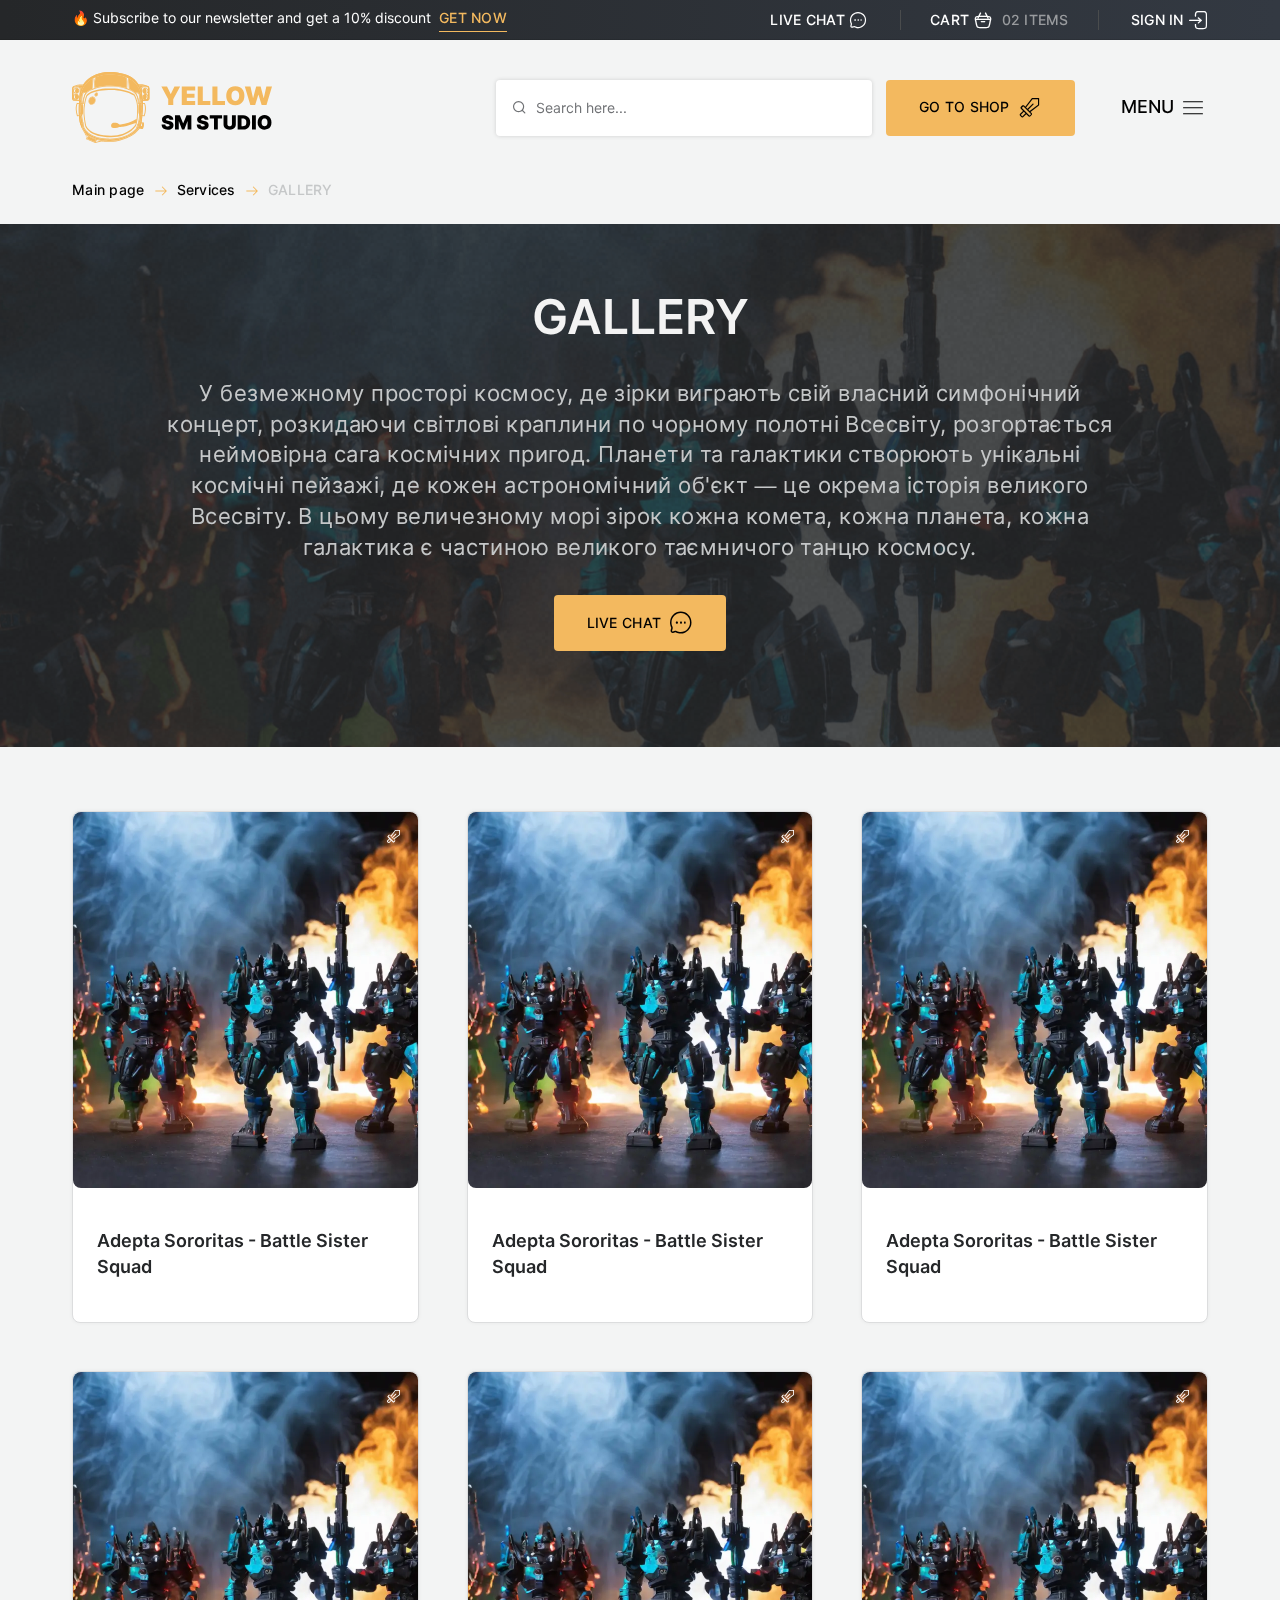
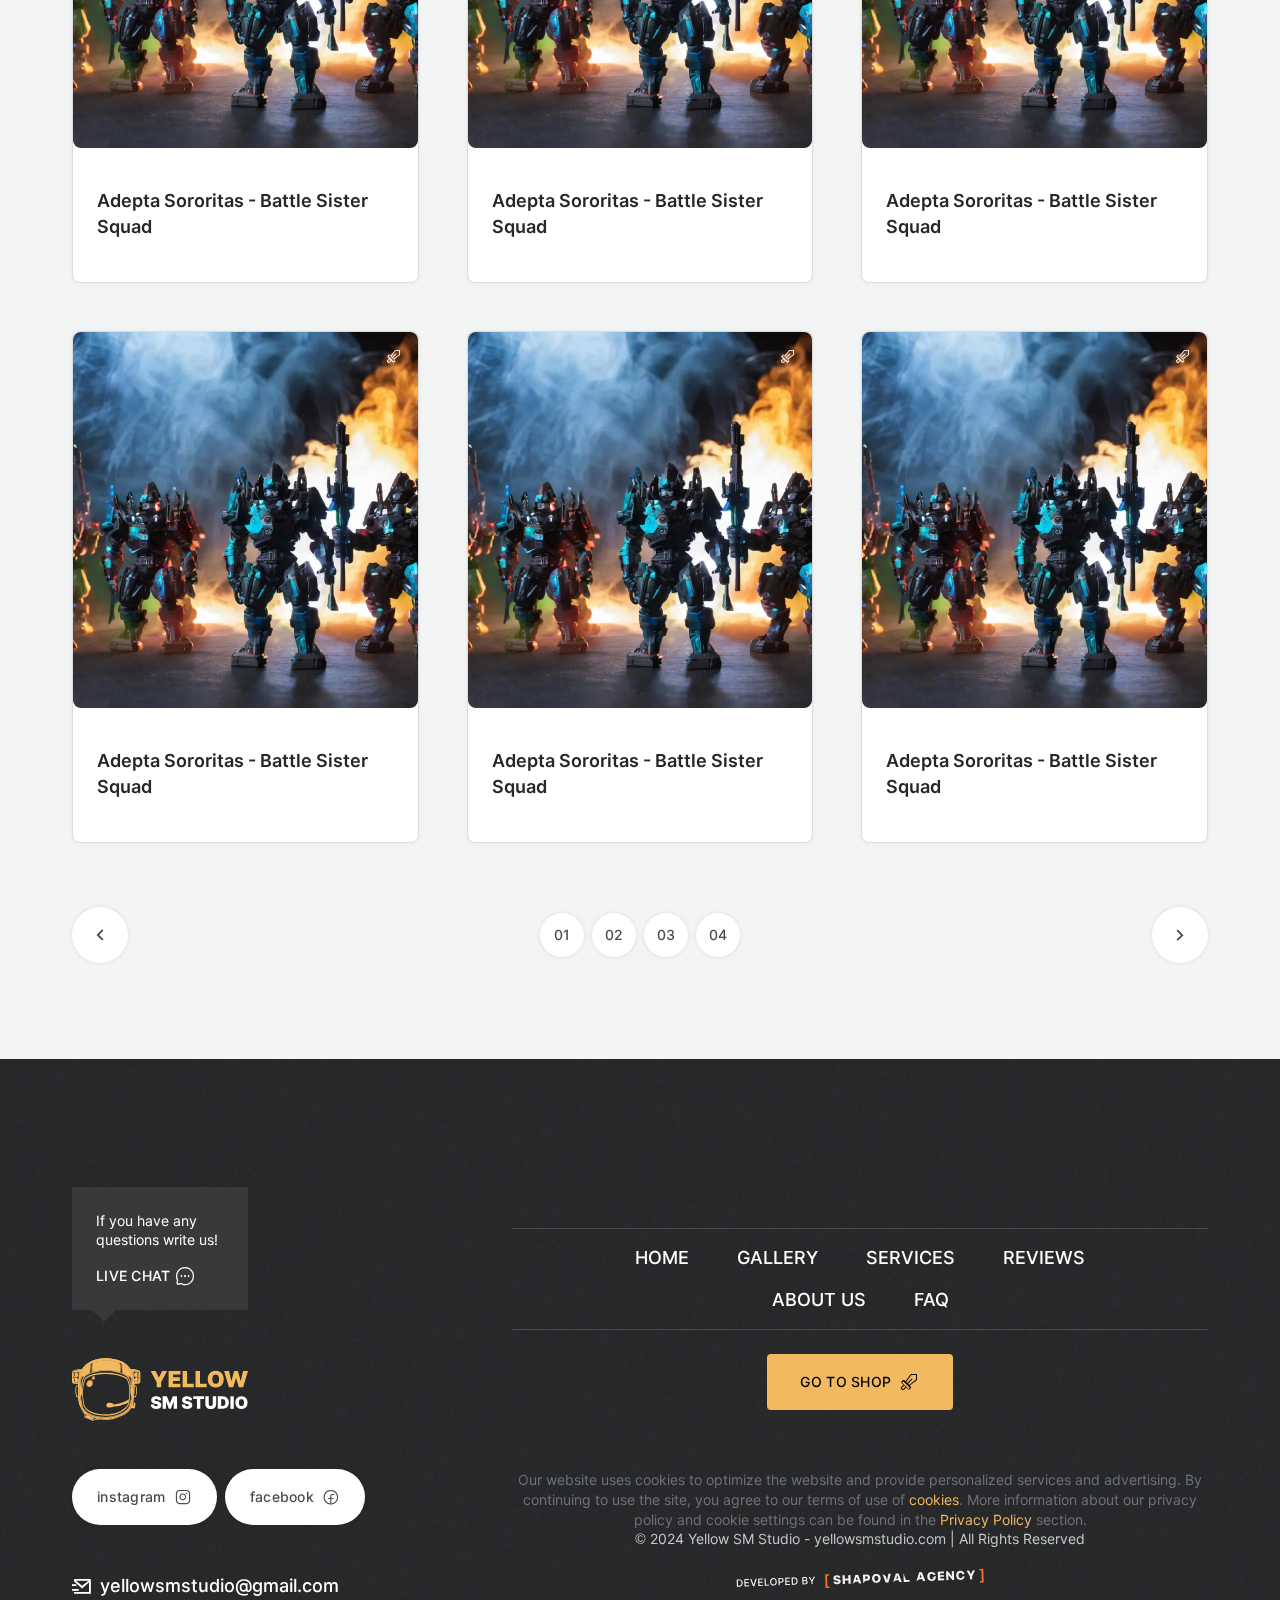
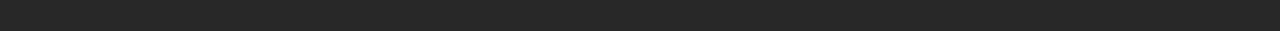
<file: gallery.html>
<!DOCTYPE html>
<html lang="en">

<head>
  <meta charset="UTF-8">
  <meta name="viewport" content="width=device-width, initial-scale=1.0">
  <link rel="icon" type="image/png" href="img/Favicon.png">
  <link rel="stylesheet" href="style/swiper-bundle.min.css">
  <link rel="stylesheet" href="style/jquery.fancybox.min.css">
  <link rel="stylesheet" href="style/reset.css">
  <link rel="stylesheet" href="style/icons.css">
  <link rel="stylesheet" href="style/style.css">
  <title>GALLERY</title>
</head>

<body class="body">
  <!-- Sub Header -->
  <div class="subheader">
    <div class="wrapper">
      <div class="subheader__container">
        <div class="subheader__promotion">
          🔥 Subscribe to our newsletter and get a 10% discount
          <a href="#" class="link2">GET NOW</a>
        </div>
        <div class="subheader__navigation">
          <div class="subheader__chat">
            <button class="subheader__chat-btn link chat" aria-label="LIVE CHAT">
              LIVE CHAT
              <span class="icon-NameChat-Round-Dots"></span>
            </button>
          </div>
          <div class="subheader__basket">
            <div class="subheader__basket-btn link">
              CART<span class="icon-NameCart-4"></span>
            </div>
            <div class="subheader__basket-quantity open-basket">02 ITEMS</div>
          </div>
          <div class="subheader__entrance">
            <button class="subheader__entrance-btn link authorization-open" aria-label="LOGIN / SIGN UP">
              SIGN IN
              <span class="icon-NameLogin-2"></span>
            </button>
          </div>
        </div>
      </div>
    </div>
  </div>

  <!-- LOGIN / SIGN UP -->
  <div class="authorization">
    <div class="authorization__container">
      <button class="authorization__close icon-Nameclose-line" aria-label="button close modal LOGIN / SIGN UP"></button>

      <!-- SIGN UP -->
      <div class="authorization__sign-up authorization__content">
        <p>Sign up</p>
        <span>Enter your credentials to register on the site</span>
        <form id="signUpForm" class="authorization__form">
          <div class="authorization__form-input">
            <label for="email">Email address</label>
            <div class="form-group input-style">
              <span class="authorization__form-input-icon icon-NameEnvelopeSimple"></span>
              <input type="email" id="email" name="email" placeholder="name@mail.com"
                pattern="^\w+([\.-]?\w+)*@\w+([\.-]?\w+)*(\.\w{2,3})+$" title="Email" required>
            </div>
            <div class="validation-message"></div>
          </div>

          <div class="authorization__form-input">
            <label for="password">Password:</label>
            <div class="form-group input-style">
              <span class="authorization__form-input-icon icon-NameKey"></span>
              <input type="password" id="password" name="password" pattern=".{8,}" placeholder="Enter your password"
                title="Password must be at least 8 characters long">
              <span class="password-toggle" onclick="togglePasswordVisibility('password')">
                <img width="18" height="18" class="see-password" src="img/open-pasword.svg"
                  alt="Toggle Password Visibility">
                <!-- <img width="18" height="18" class="hide-password" src="img/open-pasword.svg" alt="Toggle Password Private"/> -->
              </span>
            </div>
            <span class="validation-message"></span>
          </div>

          <div class="authorization__form-input">
            <label for="repeat-password">Repeat the password:</label>
            <div class="form-group input-style">
              <span class="authorization__form-input-icon icon-NameKey"></span>
              <input type="password" id="repeat-password" name="repeat-password" pattern=".{8,}"
                placeholder="Please re-enter your password" title="Password must be at least 8 characters long">
              <span class="password-toggle" onclick="togglePasswordVisibility('repeat-password')">
                <img width="18" height="18" class="see-password" src="img/open-pasword.svg"
                  alt="Toggle Password Visibility">
                <!-- <img width="18" height="18" class="hide-password" src="img/open-pasword.svg" alt="Toggle Password Private"/> -->
              </span>
            </div>
            <span class="validation-message" id="repeat-password-validation"></span>
          </div>
          <button type="button" onclick="validateAndSubmit()" class="submit btn" aria-label="button send SIGN UP">
            SIGN UP <span class="icon-NameLogin-2"></span>
          </button>
        </form>
        <div class="authorization__or">
          <span></span>
          <p>Or</p>
          <span></span>
        </div>
        <div class="authorization__additional">
          <a href="#">Sign up with Google
            <span>
              <img width="18" height="18" src="img/google-icon.svg" alt="Sign up with Google">
            </span>
          </a>
          <!-- <a href="#">Sign up with Apple
            <span>
              <img width="16" height="18" src="img/apple.svg" alt="Sign up with Apple">
            </span>
          </a> -->
        </div>
        <div class="authorization__change">
          <p>Already have an account?</p>
          <button class="authorization__sign-up-btn" aria-label="button send LOG IN">LOG IN</button>
        </div>
      </div>

      <!-- LOGIN -->
      <div class="authorization__login authorization__content">
        <p>Log in</p>
        <span>Enter your credentials to access your account</span>
        <form id="loginForm" class="authorization__form">
          <div class="authorization__form-input">
            <label for="email">Email address</label>
            <div class="form-group input-style">
              <span class="authorization__form-input-icon icon-NameEnvelopeSimple"></span>
              <input type="email" id="email2" name="email" placeholder="name@mail.com"
                pattern="^\w+([\.-]?\w+)*@\w+([\.-]?\w+)*(\.\w{2,3})+$" title="Email" required>
            </div>
            <div class="validation-message"></div>
          </div>

          <div class="authorization__form-input">
            <label for="password">Password:</label>
            <div class="form-group input-style">
              <span class="authorization__form-input-icon icon-NameKey"></span>
              <input type="password" id="password2" name="password" pattern=".{8,}" placeholder="Enter your password"
                title="Password must be at least 8 characters long">
              <span class="password-toggle" onclick="togglePasswordVisibility('password')">
                <img width="18" height="18" class="see-password" src="img/open-pasword.svg"
                  alt="Toggle Password Visibility">
                <!-- <img width="18" height="18" class="hide-password" src="img/open-pasword.svg" alt="Toggle Password Private"/> -->
              </span>
            </div>
            <span class="validation-message"></span>
          </div>

          <button type="button" onclick="validateAndSubmit()" class="submit btn" aria-label="button send LOG IN">
            LOG IN <span class="icon-NameLogin-2"></span>
          </button>

          <div class="authorization__form-checkbox">
            <label>
              <input type="checkbox" name="сheckbox" value="checked" title="Remember me">
              <span class="checkbox-custom"></span>
              <span class="checkbox-value">Remember me</span>
            </label>
            <a href="#" class="fargot-password" target="_blank">FORGOT PASSWORD?</a>
          </div>
        </form>
        <div class="authorization__or">
          <span></span>
          <p>Or</p>
          <span></span>
        </div>
        <div class="authorization__additional">
          <a href="#">Sign up with Google
            <span>
              <img width="18" height="18" src="img/google-icon.svg" alt="Sign up with Google">
            </span>
          </a>
          <!-- <a href="#">Sign up with Apple
            <span>
              <img width="16" height="18" src="img/apple.svg" alt="Sign up with Apple">
            </span>
          </a> -->
        </div>
        <div class="authorization__change">
          <p>Are you new here?</p>
          <a href="sign-up.html" class="authorization__login-btn ">CREATE ACCOUNT</a>
        </div>
      </div>
    </div>
  </div>

  <!-- Basket -->
  <section class="basket">
    <div class="basket_wrapper">
      <button class="basket__close" aria-label="button close modal basket">
        CLOSE <span class="icon-Nameclose-line"></span>
      </button>
      <div class="basket__content">
        <h2>My Cart <span class="basket__value btn">3</span></h2>
        <div class="basket__container">
          <div class="basket__card">
            <div class="basket__card-box">
              <div class="basket__card-img">
                <picture>
                  <source srcset="img/gallery-obj1.webp" type="image/webp">
                  <source srcset="img/gallery-obj1.jpg" type="image/jpg">
                  <img width="640" height="552" src="img/gallery-obj1.jpg" alt="Forge Your Legendary Army Today!">
                </picture>
              </div>
              <div class="basket__card-description">
                <div class="basket__card-description-title">
                  <p>Adepta Sororitas - Battle Sister Squad</p>
                  <span class="card-delate icon-NameTrash"></span>
                </div>
                <div class="basket__card-description-price">
                  <p class="basket__content-value">10$</p>
                  <div class="quantity">
                    <button class="btn minus-btn icon-NameMinus" aria-label="button minus"></button>
                    <input type="text" class="quantity-input" value="1" readonly title="quantity">
                    <button class="btn plus-btn icon-NamePlus" aria-label="button add"></button>
                  </div>
                </div>
              </div>
            </div>
            <div class="basket__textarea additional-class">
              <div class="toggle">
                Add a comment <span class="icon-NameArrow-DOWN"></span>
              </div>
              <form class="hidden">
                <textarea></textarea>
              </form>
            </div>
          </div>

          <div class="basket__card">
            <div class="basket__card-box">
              <div class="basket__card-img">
                <picture>
                  <source srcset="img/hot-offers-img.webp" type="image/webp">
                  <source srcset="img/hot-offers-img.jpg" type="image/jpg">
                  <img width="736" height="752" src="img/hot-offers-img.jpg" alt="Forge Your Legendary Army Today!">
                </picture>
              </div>
              <div class="basket__card-description">
                <div class="basket__card-description-title">
                  <p>Adepta Sororitas - Battle Sister Squad</p>
                  <span class="card-delate icon-NameTrash"></span>
                </div>
                <div class="basket__card-description-price">
                  <p class="basket__content-value">10$</p>
                  <div class="quantity">
                    <button class="btn minus-btn" aria-label="button minus">-</button>
                    <input type="text" class="quantity-input" value="1" title="quantity">
                    <button class="btn plus-btn" aria-label="button add">+</button>
                  </div>
                </div>
              </div>
            </div>
            <div class="basket__textarea">
              <div class="toggle">
                Add a comment <span class="icon-NameArrow-DOWN"></span>
              </div>
              <form class="hidden">
                <textarea></textarea>
              </form>
            </div>
          </div>

          <div class="basket__card">
            <div class="basket__card-box">
              <div class="basket__card-img">
                <picture>
                  <source srcset="img/hot-offers-img2.webp" type="image/webp">
                  <source srcset="img/hot-offers-img2.jpg" type="image/jpg">
                  <img width="736" height="752" src="img/hot-offers-img2.jpg" alt="Forge Your Legendary Army Today!">
                </picture>
              </div>
              <div class="basket__card-description">
                <div class="basket__card-description-title">
                  <p>Adepta Sororitas - Battle Sister Squad</p>
                  <span class="card-delate icon-NameTrash"></span>
                </div>
                <div class="basket__card-description-price">
                  <p class="basket__content-value">10$</p>
                  <div class="quantity">
                    <button class="btn minus-btn" aria-label="button minus">-</button>
                    <input type="text" class="quantity-input" value="1" title="quantity">
                    <button class="btn plus-btn" aria-label="button add">+</button>
                  </div>
                </div>
              </div>
            </div>
            <div class="basket__textarea">
              <div class="toggle">
                Add a comment <span class="icon-NameArrow-DOWN"></span>
              </div>
              <form class="hidden">
                <textarea></textarea>
              </form>
            </div>
          </div>
        </div>
        <div class="basket__footer">
          <div class="basket__sumbal">
            <p>SUBTOTAL:<span id="sum"></span></p>
          </div>
          <div class="basket__navigation">
            <a href="index.html" class="continue__shopping"><span class="icon-NameArrow-left"></span>CONTINUE
              SHOPPING</a>
            <a href="checkout.html" class="continue__checkout btn">CHECKOUT<span class="icon-myArrowright"></span></a>
          </div>
        </div>
      </div>
    </div>
  </section>

  <!-- Menu -->
  <div class="menu">
    <div class="menu__overflow">
      <button class="close-btn" aria-label="button close modal menu">
        CLOSE<span class="icon-Nameclose-line"></span>
      </button>
      <div class="menu__content">
        <nav class="menu__navigation">
          <ul>
            <li>
              <a href="index.html" class="link menu__link">HOME</a>
            </li>
            <li>
              <a href="gallery.html" class="link menu__link">GALLERY</a>
            </li>
            <li>
              <a href="reviews.html" class="link menu__link">REVIEWS</a>
            </li>
            <li>
              <a href="about-us.html" class="link menu__link">ABOUT US</a>
            </li>
            <li>
              <a href="faq.html" class="link menu__link">FAQ</a>
            </li>
            <li class="menu__navigation-none">
              <button class="link authorization-open" onclick="initializeModal()"
                aria-label="open modal LOGIN / SIGN UP">
                LOGIN / SIGN UP
                <span class="icon-NameLogin-2"></span>
              </button>
            </li>
            <li class="go-to-shop">
              <a href="services.html" class="btn">GO TO SHOP<span class="icon-NameSword"></span></a>
            </li>
          </ul>
        </nav>
        <div class="menu__services">
          <h2>SERVICES</h2>
          <div class="menu__services-box">
            <article onclick="window.open('services.html', '_blank')" class="card menu__link">
              <div class="menu__services-box-img">
                <picture>
                  <source srcset="img/menu-services-obj1.webp" type="image/webp">
                  <source srcset="img/menu-services-obj1.jpg" type="image/jpeg">
                  <img src="img/menu-services-obj1.jpg" alt="COMMISSION IMAGE">
                </picture>
              </div>
              <div class="menu__services-box-text">
                <h3>COMMISSION</h3>
              </div>
            </article>

            <article onclick="window.open('services.html', '_blank')" class="card menu__link">
              <div class="menu__services-box-img">
                <picture>
                  <source srcset="img/menu-services-obj2.webp" type="image/webp">
                  <source srcset="img/menu-services-obj2.jpg" type="image/jpeg">
                  <img src="img/menu-services-obj2.jpg" alt="BUY NOW">
                </picture>
              </div>
              <div class="menu__services-box-text">
                <h3>BUY NOW</h3>
              </div>
            </article>

            <article onclick="window.open('services.html', '_blank')" class="card menu__link">
              <div class="menu__services-box-img">
                <picture>
                  <source srcset="img/menu-services-obj3.webp" type="image/webp">
                  <source srcset="img/menu-services-obj3.jpg" type="image/jpg">
                  <img src="img/menu-services-obj3.jpg" alt="CUSTOM SERVICES">
                </picture>
              </div>
              <div class="menu__services-box-text">
                <h3>CUSTOM SERVICES</h3>
              </div>
            </article>
          </div>
        </div>
        <div class="menu__chat">
          <p>If you have any questions write us!</p>
          <button class="chat menu__link" aria-label="open LIVE CHAT">
            LIVE CHAT
            <span class="icon-NameChat-Round-Dots"></span>
          </button>
        </div>
      </div>
    </div>
  </div>

  <!-- Header -->
  <header class="header">
    <div class="wrapper">
      <div class="header__container">
        <div class="header__logo">
          <a href="index.html">
            <img width="200" height="71" src="img/logo.svg" alt="Gart Tech logotype">
          </a>
        </div>
        <div class="header__navigation">
          <div class="header__navigation-search">
            <div class="header__navigation-search-box icon-NameSearch">
              <input type="text" id="searchInput" placeholder="Search here..." title="Search here...">
              <span class="icon-NameArrow-left header__submit"><input type="submit" value="" class="header__submit-btn"
                  title="submit"></span>
            </div>
            <button class="search-open icon-NameSearch" aria-label="burger menu"></button>
            <div class="search-btn btn">
              <span></span>
              <span></span>
              <span></span>
            </div>
          </div>
          <div class="header__navigation-btn-shop">
            <a href="services.html" class="btn">
              GO TO SHOP<span class="icon-NameSword"></span>
            </a>
          </div>
          <div class="header__navigation-menu">
            <span>MENU</span>
            <div class="menu-btn">
              <span></span>
              <span></span>
              <span></span>
            </div>
          </div>
        </div>
      </div>
    </div>
  </header>

  <main>
    <!-- Services hero -->
    <section class="sihn-up__hero">
      <div class="breadcrumbs">
        <div class="wrapper">
          <div class="breadcrumbs__container">
            <span class="breadcrumbs__container-box">
              <span>
                <a href="index.html" class="link">Main page</a>
              </span>
              <span class="brDevider">
                <img src="img/breadcrumbs-arrow.svg" width="16" height="16" alt="icon" />
              </span>
              <span>
                <a href="services.html" class="link">Services</a>
              </span>
              <span class="brDevider">
                <img src="img/breadcrumbs-arrow.svg" width="16" height="16" alt="icon" />
              </span>
              <span class="breadcrumb_last" aria-current="page">GALLERY</span>
            </span>
          </div>
        </div>
      </div>

      <div class="services-page__hero gallery-page__banner">
        <div class="wrapper">
          <div class="services-page__hero-title">
            <h1>GALLERY</h1>
            <p>У безмежному просторі космосу, де зірки виграють свій власний симфонічний концерт, розкидаючи світлові
              краплини по чорному полотні Всесвіту, розгортається неймовірна сага космічних пригод. Планети та галактики
              створюють унікальні космічні пейзажі, де кожен астрономічний об'єкт — це окрема історія великого Всесвіту.
              В цьому величезному морі зірок кожна комета, кожна планета, кожна галактика є частиною великого таємничого
              танцю космосу.</p>
            <button class="btn chat">
              LIVE CHAT <span class="icon-NameChat-Round-Dots"></span>
            </button>
          </div>
        </div>
      </div>
    </section>

    <!-- Services main -->
    <section class="services-main gallery-page">
      <div class="wrapper">
        <button onclick="openModal('filterModal')" class="services-main__box-card-filter-open btn">FILTER <span
            class="icon-NameFunnel"></span></button>
        <div class="gallery-page__main">
          <div class="gallery__content card">
            <a href="img/gallery-obj1.jpg" data-fancybox="commission" class="gallery__content-img">
              <span class="icon-NameSword"></span>
              <picture>
                <source srcset="img/gallary-card.webp" type="image/webp">
                <source srcset="img/gallary-card.jpg" type="image/jpg">
                <img width="816" height="752" src="img/gallary-card.jpg" alt="Adepta Sororitas - Battle Sister Squad">
              </picture>
            </a>
            <div class="gallery__content-description">
              <h3>Adepta Sororitas - Battle Sister Squad</h3>
            </div>
          </div>

          <div class="gallery__content card">
            <a href="img/gallery-obj1.jpg" data-fancybox="commission" class="gallery__content-img">
              <span class="icon-NameSword"></span>
              <picture>
                <source srcset="img/gallary-card.webp" type="image/webp">
                <source srcset="img/gallary-card.jpg" type="image/jpg">
                <img width="816" height="752" src="img/gallary-card.jpg" alt="Adepta Sororitas - Battle Sister Squad">
              </picture>
            </a>
            <div class="gallery__content-description">
              <h3>Adepta Sororitas - Battle Sister Squad</h3>
            </div>
          </div>

          <div class="gallery__content card">
            <a href="img/gallery-obj1.jpg" data-fancybox="commission" class="gallery__content-img">
              <span class="icon-NameSword"></span>
              <picture>
                <source srcset="img/gallary-card.webp" type="image/webp">
                <source srcset="img/gallary-card.jpg" type="image/jpg">
                <img width="816" height="752" src="img/gallary-card.jpg" alt="Adepta Sororitas - Battle Sister Squad">
              </picture>
            </a>
            <div class="gallery__content-description">
              <h3>Adepta Sororitas - Battle Sister Squad</h3>
            </div>
          </div>

          <div class="gallery__content card">
            <a href="img/gallery-obj1.jpg" data-fancybox="commission" class="gallery__content-img">
              <span class="icon-NameSword"></span>
              <picture>
                <source srcset="img/gallary-card.webp" type="image/webp">
                <source srcset="img/gallary-card.jpg" type="image/jpg">
                <img width="816" height="752" src="img/gallary-card.jpg" alt="Adepta Sororitas - Battle Sister Squad">
              </picture>
            </a>
            <div class="gallery__content-description">
              <h3>Adepta Sororitas - Battle Sister Squad</h3>
            </div>
          </div>

          <div class="gallery__content card">
            <a href="img/gallery-obj1.jpg" data-fancybox="commission" class="gallery__content-img">
              <span class="icon-NameSword"></span>
              <picture>
                <source srcset="img/gallary-card.webp" type="image/webp">
                <source srcset="img/gallary-card.jpg" type="image/jpg">
                <img width="816" height="752" src="img/gallary-card.jpg" alt="Adepta Sororitas - Battle Sister Squad">
              </picture>
            </a>
            <div class="gallery__content-description">
              <h3>Adepta Sororitas - Battle Sister Squad</h3>
            </div>
          </div>

          <div class="gallery__content card">
            <a href="img/gallery-obj1.jpg" data-fancybox="commission" class="gallery__content-img">
              <span class="icon-NameSword"></span>
              <picture>
                <source srcset="img/gallary-card.webp" type="image/webp">
                <source srcset="img/gallary-card.jpg" type="image/jpg">
                <img width="816" height="752" src="img/gallary-card.jpg" alt="Adepta Sororitas - Battle Sister Squad">
              </picture>
            </a>
            <div class="gallery__content-description">
              <h3>Adepta Sororitas - Battle Sister Squad</h3>
            </div>
          </div>

          <div class="gallery__content card">
            <a href="img/gallery-obj1.jpg" data-fancybox="commission" class="gallery__content-img">
              <span class="icon-NameSword"></span>
              <picture>
                <source srcset="img/gallary-card.webp" type="image/webp">
                <source srcset="img/gallary-card.jpg" type="image/jpg">
                <img width="816" height="752" src="img/gallary-card.jpg" alt="Adepta Sororitas - Battle Sister Squad">
              </picture>
            </a>
            <div class="gallery__content-description">
              <h3>Adepta Sororitas - Battle Sister Squad</h3>
            </div>
          </div>

          <div class="gallery__content card">
            <a href="img/gallery-obj1.jpg" data-fancybox="commission" class="gallery__content-img">
              <span class="icon-NameSword"></span>
              <picture>
                <source srcset="img/gallary-card.webp" type="image/webp">
                <source srcset="img/gallary-card.jpg" type="image/jpg">
                <img width="816" height="752" src="img/gallary-card.jpg" alt="Adepta Sororitas - Battle Sister Squad">
              </picture>
            </a>
            <div class="gallery__content-description">
              <h3>Adepta Sororitas - Battle Sister Squad</h3>
            </div>
          </div>

          <div class="gallery__content card">
            <a href="img/gallery-obj1.jpg" data-fancybox="commission" class="gallery__content-img">
              <span class="icon-NameSword"></span>
              <picture>
                <source srcset="img/gallary-card.webp" type="image/webp">
                <source srcset="img/gallary-card.jpg" type="image/jpg">
                <img width="816" height="752" src="img/gallary-card.jpg" alt="Adepta Sororitas - Battle Sister Squad">
              </picture>
            </a>
            <div class="gallery__content-description">
              <h3>Adepta Sororitas - Battle Sister Squad</h3>
            </div>
          </div>
        </div>
        <div class="gallery-page__pagination">
          <div class="services-main__box-card-pagination">
            <div class="services-main__box-card-pagination-btn icon-NameArrow-left"></div>
            <ul class="services-main__box-card-pagination-value">
              <li class="services-main__box-card-pagination-btn">01</li>
              <li class="services-main__box-card-pagination-btn">02</li>
              <li class="services-main__box-card-pagination-btn">03</li>
              <li class="services-main__box-card-pagination-btn">04</li>
            </ul>
            <div class="services-main__box-card-pagination-btn icon-myArrowright"></div>
          </div>
        </div>
      </div>
    </section>
  </main>

  <!-- Footer -->
  <footer class="footer">
    <div class="wrapper">
      <div class="footer__container">
        <div class="footer__left">
          <div class="menu__chat footer__chat">
            <p>If you have any questions write us!</p>
            <button class="chat menu__link" aria-label="open  LIVE CHAT">
              LIVE CHAT
              <span class="icon-NameChat-Round-Dots"></span>
            </button>
          </div>
          <div class="footer__logo">
            <a href="index.html">
              <img width="175" height="62" src="img/logo-white.svg" alt="Gart Tech logotype">
            </a>
          </div>
          <div class="footer__social">
            <div class="about-us__content-social-box-link">
              <a href="#">instagram<span class="icon-NameInstagramLogo"></span></a>
              <a href="#">facebook<span class="icon-NameFacebookLogo"></span></a>
            </div>
          </div>
          <div class="footer__email">
            <a href="mailto:yellowsmstudio@gmail.com" class="link"><span
                class="icon-Namemail-send-line"></span>yellowsmstudio@gmail.com</a>
          </div>
        </div>
        <div class="footer__right">
          <div class="footer__right-box">
            <nav class="footer__right-navigation">
              <ul>
                <li>
                  <a href="index.html" class="link">HOME</a>
                </li>
                <li>
                  <a href="gallery.html" class="link">GALLERY</a>
                </li>
                <li>
                  <a href="services.html" class="link">SERVICES</a>
                </li>
                <li>
                  <a href="reviews.html" class="link">REVIEWS</a>
                </li>
                <li>
                  <a href="about-us.html" class="link">ABOUT US</a>
                </li>
                <li>
                  <a href="faq.html" class="link">FAQ</a>
                </li>
              </ul>
            </nav>
            <div class="footer__right-btn">
              <a href="services.html" class="btn">
                GO TO SHOP<span class="icon-NameSword"></span>
              </a>
            </div>
          </div>
          <div class="footer__right-privecy">
            <p class="footer__right-privecy-text">
              Our website uses cookies to optimize the website and provide
              personalized services and advertising. By continuing to use the
              site, you agree to our terms of use of <a href="cookies.html" target="_blank">cookies</a>.
              More information about our privacy policy and cookie settings
              can be found in the <a href="policy.html" target="_blank">Privacy Policy</a> section.
            </p>
            <p class="footer__right-privecy-copright">
              © 2024 Yellow SM Studio - yellowsmstudio.com | All Rights
              Reserved
            </p>
            <div class="label-company">
              <a href="#" target="_blank">
                <img width="268" height="45" src="img/company-logo.svg" alt="Shapoval Agancy">
              </a>
            </div>
          </div>
        </div>
      </div>
    </div>
  </footer>

  <!-- Congratulations! Your email has been changed! -->
  <div id="filterModal" class="modalMessage">
    <div class="modalMessage_content">
      <span class="close icon-Nameclose-line"></span>
      <div class="services-main__category">
        <div class="services-main__category-top">
          <h3><span class="icon-NameDiceThree-Fill"></span>Category</h3>
          <div class="services-main__category-top-filter">
            <button class="button button_all btn-white active" data-filter="all">ALL PRODUCTS</button>
            <button class="button button_commission btn-white" data-filter="commission">COMMISSION</button>
            <button class="button button_buyNow btn-white" data-filter="buyNow">BUY NOW</button>
            <button class="button button_customServices btn-white" data-filter="customServices">CUSTOM SERVICES</button>
            <button class="button button_gallery btn-white" data-filter="galleryFilter">GALLERY</button>
          </div>
        </div>

        <div class="services-main__category-top">
          <h3><span class="services-main__category-top-icon"></span>Game System</h3>
          <div class="services-main__category-top-radio">
            <label class="services-main__category-top-radio-box">
              <input type="radio" id="huey2" name="dewey" value="checked" class="custom-radio-input" />
              <label class="custom-radio__label" for="huey2">Warhammer 40000 <span>This is a placeholder for the
                  description</span></label>
            </label>

            <label class="services-main__category-top-radio-box">
              <input type="radio" id="dewey2" name="dewey" value="checked" class="custom-radio-input" />
              <label class="custom-radio__label" for="dewey2">Warhammer 40000 <span>This is a placeholder for the
                  description</span></label>
            </label>

            <label class="services-main__category-top-radio-box">
              <input type="radio" id="louie2" name="dewey" value="checked" class="custom-radio-input" />
              <label class="custom-radio__label" for="louie2">Warhammer 40000 <span>This is a placeholder for the
                  description</span></label>
            </label>
          </div>
        </div>

        <div class="services-main__category-top">
          <h3><span class="icon-NameCastleTurret"></span>Faction/Alliance</h3>
          <div class="services-main__category-top-radio">
            <div class="services-main__category-top-radio-box authorization__form-checkbox">
              <label class="services-main__category-top-radio-box-label">
                <input type="checkbox" id="order2" name="order" value="checked" />
                <span class="checkbox-custom"></span>
                <p><span></span>Order<span>This is a placeholder for the description</span></p>
              </label>
            </div>

            <div class="services-main__category-top-radio-box authorization__form-checkbox">
              <label class="services-main__category-top-radio-box-label">
                <input type="checkbox" id="chaos2" name="chaos" value="checked" />
                <span class="checkbox-custom"></span>
                <p><span></span>Chaos<span>This is a placeholder for the description</span></p>
              </label>
            </div>

            <div class="services-main__category-top-radio-box authorization__form-checkbox">
              <label class="services-main__category-top-radio-box-label">
                <input type="checkbox" id="destruction2" name="destruction" value="checked" />
                <span class="checkbox-custom"></span>
                <p><span></span>Destruction<span>This is a placeholder for the description</span></p>
              </label>
            </div>

            <div class="services-main__category-top-radio-box authorization__form-checkbox">
              <label class="services-main__category-top-radio-box-label">
                <input type="checkbox" id="death2" name="death" value="checked" />
                <span class="checkbox-custom"></span>
                <p><span></span>Death<span>This is a placeholder for the description</span></p>
              </label>
            </div>
          </div>
        </div>
      </div>
    </div>
  </div>


  <script src="script/jquery-3.7.0.min.js"></script>
  <script src="script/swiper-bundle.min.js"></script>
  <script src="script/jquery.fancybox.min.js"></script>
  <script src="script/script.js"></script>
</body>

</html>
</file>
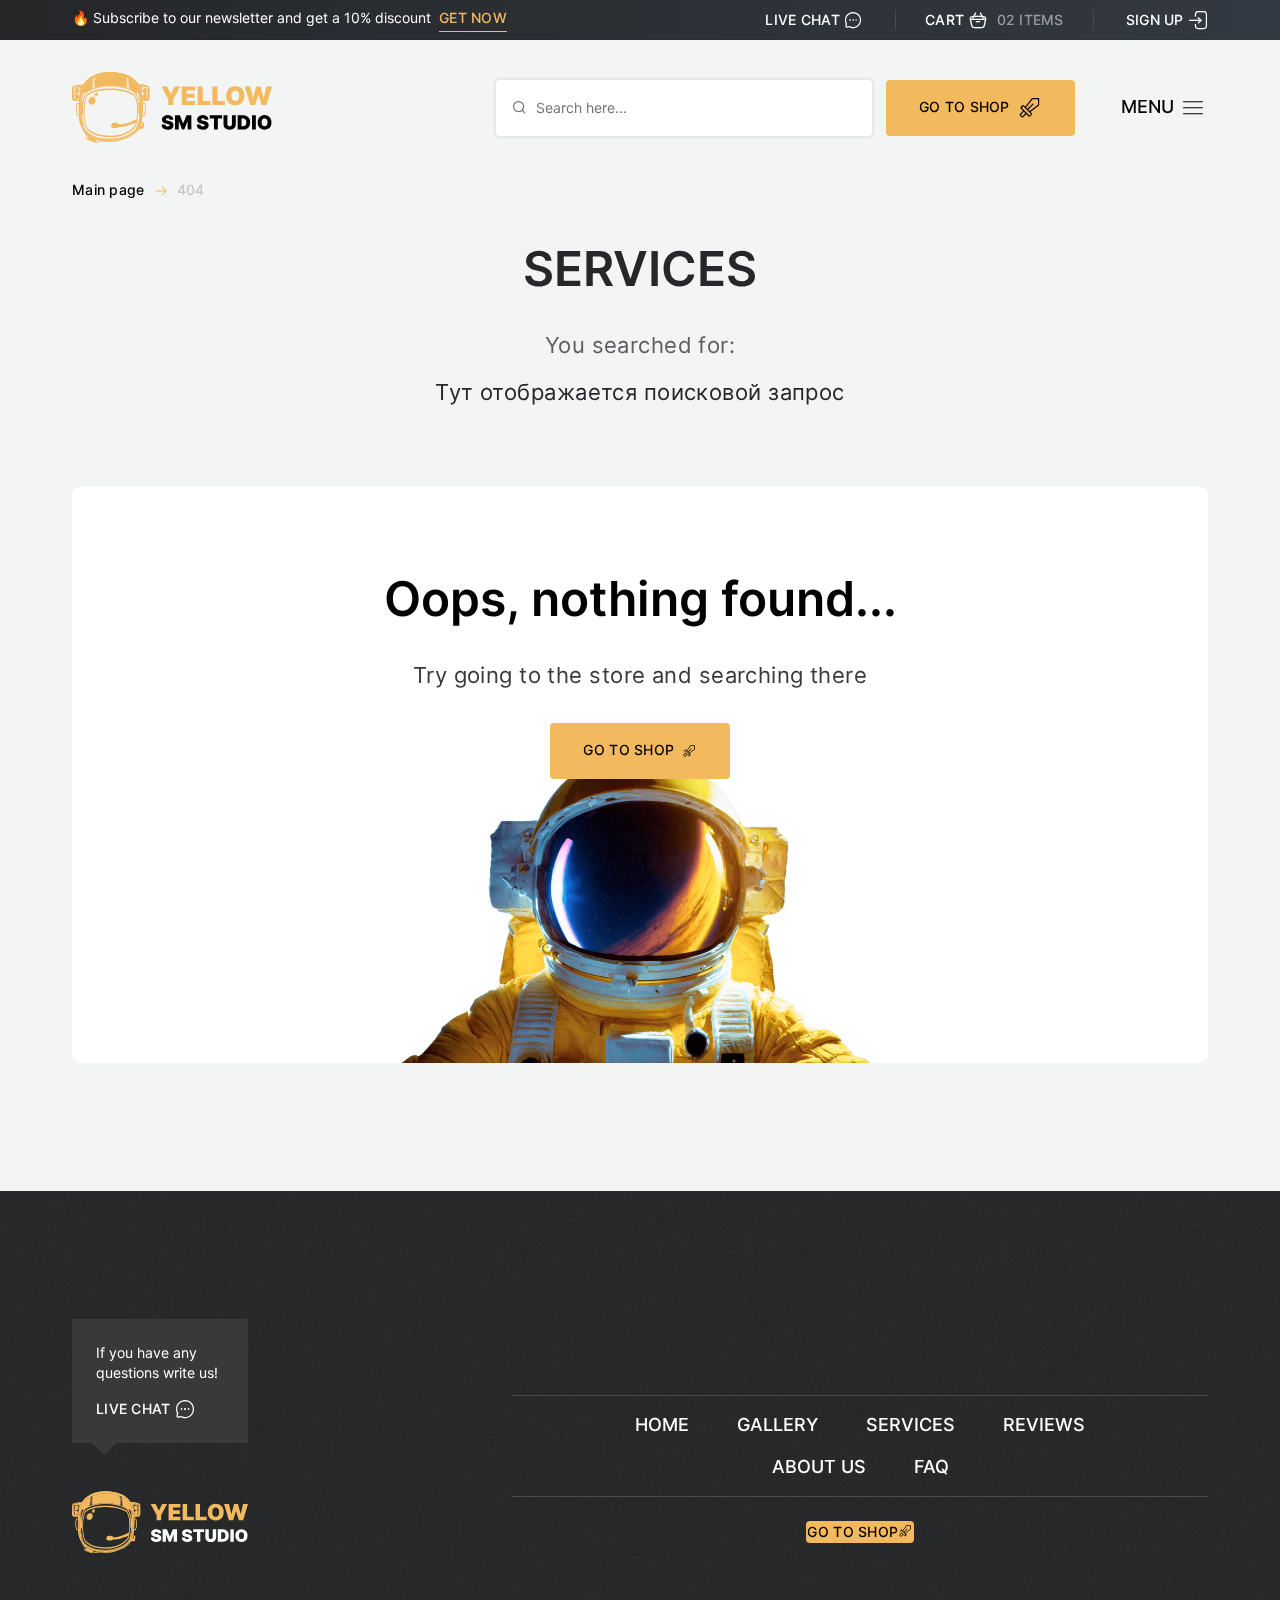
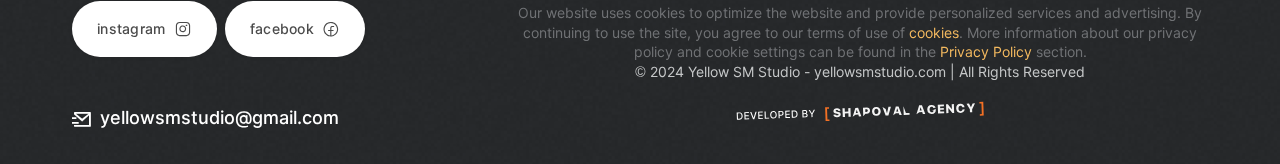
<file: nothing-found.html>
<!DOCTYPE html>
<html lang="uk">
  <head>
    <meta charset="UTF-8" />
    <meta
      name="viewport"
      content="width=device-width, initial-scale=1.0"
      user-scalable="no"
    />
    <link rel="icon" type="image/png" href="img/Favicon.png" />
    <link rel="stylesheet" href="style/swiper-bundle.min.css" />
    <link rel="stylesheet" href="style/jquery.fancybox.min.css" />
    <link rel="stylesheet" href="style/reset.css" />
    <link rel="stylesheet" href="style/icons.css" />
    <link rel="stylesheet" href="style/style.css" />
    <title>Search on the site</title>
  </head>

  <body class="body">
    <!-- Sub Header -->
    <section class="subheader">
      <div class="wrapper">
        <div class="subheader__container">
          <div class="subheader__promotion">
            🔥 Subscribe to our newsletter and get a 10% discount
            <a href="#" class="link2">GET NOW</a>
          </div>
          <div class="subheader__navigation">
            <div class="subheader__chat">
              <button class="subheader__chat-btn link chat">
                LIVE CHAT
                <span class="icon-NameChat-Round-Dots"></span>
              </button>
            </div>
            <div class="subheader__basket">
              <div class="subheader__basket-btn link">
                CART<span class="icon-NameCart-4"></span>
              </div>
              <div class="subheader__basket-quantity open-basket">02 ITEMS</div>
            </div>
            <div class="subheader__entrance">
              <button class="subheader__entrance-btn link authorization-open">
                SIGN UP
                <span class="icon-NameLogin-2"></span>
              </button>
            </div>
          </div>
        </div>
      </div>
    </section>

    <!-- LOGIN / SIGN UP -->
    <section class="authorization">
      <div class="authorization__container">
        <button class="authorization__close icon-Nameclose-line"></button>

        <!-- SIGN UP -->
        <div class="authorization__sign-up authorization__content">
          <p>Sign up</p>
          <span>Enter your credentials to register on the site</span>
          <form id="signUpForm" action="" class="authorization__form">
            <div class="authorization__form-input">
              <label for="email">Email address</label>
              <div class="form-group input-style">
                <span class="authorization__form-input-icon icon-NameEnvelopeSimple"></span>
                <input type="email" id="email" name="email" placeholder="name@mail.com" pattern="^\w+([\.-]?\w+)*@\w+([\.-]?\w+)*(\.\w{2,3})+$" required/>
              </div>
            </div>

            <div class="authorization__form-input">
              <label for="password">Password:</label>
              <div class="form-group input-style">
                <span class="authorization__form-input-icon icon-NameKey"></span>
                <input type="password" id="password" name="password" pattern=".{8,}" placeholder="Enter your password" title="Password must be at least 8 characters long"/>
                <span class="password-toggle" onclick="togglePasswordVisibility('password')">
                  <img width="18" height="18" class="see-password" src="img/open-pasword.svg" alt="Toggle Password Visibility"/>
                  <!-- <img width="18" height="18" class="hide-password" src="img/open-pasword.svg" alt="Toggle Password Private"/> -->
                </span>
              </div>
            </div>

            <div class="authorization__form-input">
              <label for="repeat-password">Repeat the password:</label>
              <div class="form-group input-style">
                <span class="authorization__form-input-icon icon-NameKey"></span>
                <input type="password" id="repeat-password" name="repeat-password" pattern=".{8,}" placeholder="Please re-enter your password" title="Password must be at least 8 characters long"/>
                <span class="password-toggle" onclick="togglePasswordVisibility('repeat-password')">
                  <img width="18" height="18" class="see-password" src="img/open-pasword.svg" alt="Toggle Password Visibility"/>
                  <!-- <img width="18" height="18" class="hide-password" src="img/open-pasword.svg" alt="Toggle Password Private"/> -->
                </span>
              </div>
            </div>
            <button type="button" onclick="validateAndSubmit()" class="submit btn">
              SIGN UP <span class="icon-NameLogin-2"></span>
            </button>
          </form>
          <div class="authorization__or">
            <span></span>
            <p>Or</p>
            <span></span>
          </div>
          <div class="authorization__additional">
            <a href="#">Sign up with Google
              <span>
                <img width="18" height="18" src="img/google-icon.svg" alt="Sign up with Google"/>
              </span>
            </a>
            <!-- <a href="#">Sign up with Apple
              <span>
                <img width="16" height="18" src="img/apple.svg" alt="Sign up with Apple"/>
              </span>
            </a> -->
          </div>
          <div class="authorization__change">
            <p>Already have an account?</p>
            <button class="authorization__sign-up-btn">LOG IN</button>
          </div>
        </div>

        <!-- LOGIN -->
        <div class="authorization__login authorization__content">
          <p>Log in</p>
          <span>Enter your credentials to access your account</span>
          <form id="loginForm" action="" class="authorization__form">
            <div class="authorization__form-input">
              <label for="email">Email address</label>
              <div class="form-group input-style">
                <span
                  class="authorization__form-input-icon icon-NameEnvelopeSimple"
                ></span>
                <input
                  type="email"
                  id="email"
                  name="email"
                  placeholder="name@mail.com"
                  pattern="^\w+([\.-]?\w+)*@\w+([\.-]?\w+)*(\.\w{2,3})+$"
                  required
                />
              </div>
              <div id="email-validation" class="validation-message"></div>
            </div>

            <div class="authorization__form-input">
              <label for="password">Password:</label>
              <div class="form-group input-style">
                <span
                  class="authorization__form-input-icon icon-NameKey"
                ></span>
                <input
                  type="password"
                  id="password"
                  name="password"
                  pattern=".{8,}"
                  placeholder="Enter your password"
                  title="Password must be at least 8 characters long"
                />
                <span
                  class="password-toggle"
                  onclick="togglePasswordVisibility('password')"
                >
                  <img
                    width="18"
                    height="18"
                    class="see-password"
                    src="img/open-pasword.svg"
                    alt="Toggle Password Visibility"
                  />
                  <!-- <img width="18" height="18" class="hide-password" src="img/open-pasword.svg" alt="Toggle Password Private"/> -->
                </span>
              </div>
              <span class="validation-message" id="password-validation"></span>
            </div>

            <button
              type="button"
              onclick="validateAndSubmit()"
              class="submit btn"
            >
              LOG IN <span class="icon-NameLogin-2"></span>
            </button>

            <div class="authorization__form-checkbox">
              <label>
                <input type="checkbox" name="сheckbox" value="checked" />
                <span class="checkbox-custom"></span>
                <span class="checkbox-value">Remember me</span>
              </label>
              <a href="#" class="fargot-password" target="_blank"
                >FORGOT PASSWORD?</a
              >
            </div>
          </form>
          <div class="authorization__or">
            <span></span>
            <p>Or</p>
            <span></span>
          </div>
          <div class="authorization__additional">
            <a href="#"
              >Sign up with Google
              <span>
                <img
                  width="18"
                  height="18"
                  src="img/google-icon.svg"
                  alt="Sign up with Google"
                />
              </span>
            </a>
            <a href="#"
              >Sign up with Apple
              <span>
                <img
                  width="16"
                  height="18"
                  src="img/apple.svg"
                  alt="Sign up with Apple"
                />
              </span>
            </a>
          </div>
          <div class="authorization__change">
            <p>Are you new here?</p>
            <button class="authorization__login-btn">CREATE ACCOUNT</button>
          </div>
        </div>
      </div>
    </section>

     <!-- Basket -->
     <section class="basket">
       <div class="basket_wrapper">
        <button class="basket__close">CLOSE <span class="icon-Nameclose-line"></span></button>
        <div class="basket__content">
            <h2>My Cart <span class="basket__value btn">3</span></h2>
            <div class="basket__container">
                <article class="basket__card">
                    <div class="basket__card-box">
                      <div class="basket__card-img">
                        <picture>
                          <source srcset="img/gallery-obj1.webp" type="image/webp"/>
                          <source srcset="img/gallery-obj1.jpg" type="image/jpg"/>
                          <img width="640" height="552" src="img/gallery-obj1.jpg" alt="Forge Your Legendary Army Today!"/>
                        </picture>
                      </div>
                      <div class="basket__card-description">
                          <div class="basket__card-description-title">
                            <p>Adepta Sororitas - Battle Sister Squad</p>
                            <span class="card-delate icon-NameTrash"></span>
                          </div>
                          <div class="basket__card-description-price">
                            <p class="basket__content-value">10$</p>
                            <div class="quantity">
                              <button class="btn minus-btn icon-NameMinus"></button>
                              <input type="text" class="quantity-input" value="1" readonly>
                              <button class="btn plus-btn icon-NamePlus"></button>
                            </div>
                          </div>
                      </div>
                    </div>
                    <div class="basket__textarea  additional-class">
                      <div class="toggle">Add a comment <span class="icon-NameArrow-DOWN"></span></div>
                      <form action="" class="hidden">
                        <textarea name="" id="" cols="30" rows="10"></textarea>
                      </form>
                    </div>          
                </article>

                <article class="basket__card">
                  <div class="basket__card-box">
                    <div class="basket__card-img">
                      <picture>
                        <source srcset="img/hot-offers-img.webp" type="image/webp"/>
                        <source srcset="img/hot-offers-img.jpg" type="image/jpg"/>
                        <img width="736" height="752" src="img/hot-offers-img.jpg" alt="Forge Your Legendary Army Today!"/>
                      </picture>
                    </div>
                    <div class="basket__card-description">
                        <div class="basket__card-description-title">
                          <p>Adepta Sororitas - Battle Sister Squad</p>
                          <span class="card-delate icon-NameTrash"></span>
                        </div>
                        <div class="basket__card-description-price">
                          <p class="basket__content-value">10$</p>
                          <div class="quantity">
                            <button class="btn minus-btn">-</button>
                            <input type="text" class="quantity-input" value="1">
                            <button class="btn plus-btn">+</button>
                          </div>
                        </div>
                    </div>
                  </div>
                  <div class="basket__textarea">
                    <div class="toggle">Add a comment <span class="icon-NameArrow-DOWN"></span></div>
                    <form action="" class="hidden">
                      <textarea name="" id="" cols="30" rows="10"></textarea>
                    </form>
                  </div>      
                </article>

              <article class="basket__card">
                <div class="basket__card-box">
                  <div class="basket__card-img">
                    <picture>
                      <source srcset="img/hot-offers-img2.webp" type="image/webp"/>
                      <source srcset="img/hot-offers-img2.jpg" type="image/jpg"/>
                      <img width="736" height="752" src="img/hot-offers-img2.jpg" alt="Forge Your Legendary Army Today!"/>
                    </picture>
                  </div>
                  <div class="basket__card-description">
                      <div class="basket__card-description-title">
                        <p>Adepta Sororitas - Battle Sister Squad</p>
                        <span class="card-delate icon-NameTrash"></span>
                      </div>
                      <div class="basket__card-description-price">
                        <p class="basket__content-value">10$</p>
                        <div class="quantity">
                          <button class="btn minus-btn">-</button>
                          <input type="text" class="quantity-input" value="1">
                          <button class="btn plus-btn">+</button>
                        </div>
                      </div>
                  </div>
                </div>
                <div class="basket__textarea">
                  <div class="toggle">Add a comment <span class="icon-NameArrow-DOWN"></span></div>
                  <form action="" class="hidden">
                    <textarea name="" id="" cols="30" rows="10"></textarea>
                  </form>
                </div>      
              </article>
            </div>
            <div class="basket__footer">
              <div class="basket__sumbal">
                <p>SUBTOTAL:<span id="sum"></span></p>
              </div>
              <div class="basket__navigation">
                  <a href="#" class="continue__shopping"><span class="icon-NameArrow-left"></span>CONTINUE SHOPPING</a>
                  <a href="#" class="continue__checkout btn">CHECKOUT<span class="icon-myArrowright"></span></a>
              </div>
            </div>
        </div>
       </div>
     </section>

    <!-- Menu -->
    <div class="menu">
      <div class="menu__overflow">
        <button class="close-btn">
          CLOSE<span class="icon-Nameclose-line"></span>
        </button>
        <div class="menu__content">
          <nav class="menu__navigation">
            <ul>
              <li>
                <a href="index.html" class="link menu__link">HOME</a>
              </li>
              <li>
                <a href="gallery.html" class="link menu__link">GALLERY</a>
              </li>
              <li>
                <a href="reviews.html" class="link menu__link">REVIEWS</a>
              </li>
              <li>
                <a href="about-us.html" class="link menu__link">ABOUT US</a>
              </li>
              <li>
                <a href="faq.html" class="link menu__link">FAQ</a>
              </li>
              <li class="menu__navigation-none">
                <button class="link authorization-open" onclick="initializeModal()">
                  LOGIN / SIGN UP
                  <span class="icon-NameLogin-2"></span>
                </button>
              </li>
              <li class="go-to-shop">
                <a href="#" class="btn">GO TO SHOP<span class="icon-NameSword"></span></a>
              </li>
            </ul>
          </nav>
          <div class="menu__services">
            <h2>SERVICES</h2>
            <div class="menu__services-box">
              <article onclick="window.open('services.html', '_blank')" class="card menu__link">
                <div class="menu__services-box-img">
                  <picture>
                    <source srcset="img/menu-services-obj1.webp" type="image/webp"/>
                    <source srcset="img/menu-services-obj1.jpg" type="image/jpeg"/>
                    <img src="img/menu-services-obj1.jpg" alt="COMMISSION IMAGE"/>
                  </picture>
                </div>
                <div class="menu__services-box-text">
                  <h3>COMMISSION</h3>
                </div>
              </article>

              <article onclick="window.open('services.html', '_blank')" class="card menu__link">
                <div class="menu__services-box-img">
                  <picture>
                    <source srcset="img/menu-services-obj2.webp"type="image/webp"/>
                    <source srcset="img/menu-services-obj2.jpg"type="image/jpeg"/>
                    <img src="img/menu-services-obj2.jpg" alt="BUY NOW" />
                  </picture>
                </div>
                <div class="menu__services-box-text">
                  <h3>BUY NOW</h3>
                </div>
              </article>

              <article onclick="window.open('services.html', '_blank')" class="card menu__link">
                <div class="menu__services-box-img">
                  <picture>
                    <source srcset="img/menu-services-obj3.webp" type="image/webp"/>
                    <source srcset="img/menu-services-obj3.jpg" type="image/jpg"/>
                    <img src="img/menu-services-obj3.jpg" alt="CUSTOM SERVICES"/>
                  </picture>
                </div>
                <div class="menu__services-box-text">
                  <h3>CUSTOM SERVICES</h3>
                </div>
              </article>
            </div>
          </div>
          <div class="menu__chat">
            <p>If you have any questions write us!</p>
            <button class="chat menu__link">
              LIVE CHAT
              <span class="icon-NameChat-Round-Dots"></span>
            </button>
          </div>
        </div>
      </div>
    </div>

    <!-- Header -->
    <header class="header">
      <div class="wrapper">
        <div class="header__container">
          <div class="header__logo">
            <a href="index.html">
              <img
                width="200"
                height="71"
                src="img/logo.svg"
                alt="Gart Tech logotype"
              />
            </a>
          </div>
          <div class="header__navigation">
            <div class="header__navigation-search">
              <div class="header__navigation-search-box icon-NameSearch">
                <input
                  type="text"
                  id="searchInput"
                  placeholder="Search here..."
                />
                <span class="icon-NameArrow-left header__submit"
                  ><input type="submit" value="" class="header__submit-btn"
                /></span>
              </div>
              <button class="search-open icon-NameSearch"></button>
              <div class="search-btn btn">
                <span></span>
                <span></span>
                <span></span>
              </div>
            </div>
            <div class="header__navigation-btn-shop">
              <button class="btn">
                GO TO SHOP<span class="icon-NameSword"></span>
              </button>
            </div>
            <div class="header__navigation-menu">
              <span>MENU</span>
              <div class="menu-btn">
                <span></span>
                <span></span>
                <span></span>
              </div>
            </div>
          </div>
        </div>
      </div>
    </header>

    <main>
        <!-- Services hero -->
        <section class="sihn-up__hero">
            <div class="breadcrumbs">
                <div class="wrapper">
                    <div class="breadcrumbs__container">
                        <span class="breadcrumbs__container-box">
                            <span>
                                <a href="index.html" class="link">Main page</a>
                            </span>
                            <span class="brDevider">
                                <img src="img/breadcrumbs-arrow.svg" width="16" height="16" alt="icon"/>
                            </span>
                            <span class="breadcrumb_last" aria-current="page">404</span>
                        </span>
                    </div>
                </div>
            </div>

            <div class="hero__smoll search-hero">
                <div class="wrapper">
                    <div class="services-page__hero-title">
                        <h1>SERVICES</h1>
                        <span>You searched for:</span>
                        <p>Тут отображается поисковой запрос</p>
                    </div>
                </div>
            </div>
        </section>

        <!-- Oops, nothing found... -->
        <section class="search-box">
            <div class="wrapper">
                <div class="search-box__content">
                    <h2>Oops, nothing found...</h2>
                    <p>Try going to the store and searching there</p>
                    <button class="btn">
                        GO TO SHOP<span class="icon-NameSword"></span>
                    </button>
                </div>
            </div>
        </section>
    </main>

    <!-- Footer -->
    <footer class="footer">
      <div class="wrapper">
        <div class="footer__container">
          <div class="footer__left">
            <div class="menu__chat footer__chat">
              <p>If you have any questions write us!</p>
              <button class="chat menu__link">
                LIVE CHAT<span class="icon-NameChat-Round-Dots"></span>
              </button>
            </div>
            <div class="footer__logo">
              <a href="index.html">
                <img width="175" height="62" src="img/logo-white.svg" alt="Gart Tech logotype"/>
              </a>
            </div>
            <div class="footer__social">
              <div class="about-us__content-social-box-link">
                <a href="#">instagram<span class="icon-NameInstagramLogo"></span></a>
                <a href="#">facebook<span class="icon-NameFacebookLogo"></span></a>
              </div>
            </div>
            <div class="footer__email">
              <a href="mailto:yellowsmstudio@gmail.com" class="link"><span class="icon-Namemail-send-line"></span>yellowsmstudio@gmail.com</a>
            </div>
          </div>
          <div class="footer__right">
            <div class="footer__right-box">
              <nav class="footer__right-navigation">
                <ul>
                  <li>
                    <a href="index.html" class="link">HOME</a>
                  </li>
                  <li>
                    <a href="gallery.html" class="link">GALLERY</a>
                  </li>
                  <li>
                    <a href="services.html" class="link">SERVICES</a>
                  </li>
                  <li>
                    <a href="reviews.html" class="link">REVIEWS</a>
                  </li>
                  <li>
                    <a href="about-us.html" class="link">ABOUT US</a>
                  </li>
                  <li>
                    <a href="faq.html" class="link">FAQ</a>
                  </li>
                </ul>
              </nav>
              <div class="footer__right-btn">
                <button class="btn">
                  GO TO SHOP<span class="icon-NameSword"></span>
                </button>
              </div>
            </div>
            <div class="footer__right-privecy">
                <p class="footer__right-privecy-text">Our website uses cookies to optimize the website and provide personalized services and advertising. By continuing to use the site, you agree to our terms of use of <a href="cookies.html" target="_blank">cookies</a>. More information about our privacy policy and cookie settings can be found in the <a href="policy.html" target="_blank">Privacy Policy</a> section.</p>
                <p class="footer__right-privecy-copright">© 2024 Yellow SM Studio - yellowsmstudio.com | All Rights Reserved</p>
                <div class="label-company">
                  <a href="https://shapoval.agency/" target="_blank">
                    <img width="268" height="45" src="img/company-logo.svg" alt="Shapoval Agancy">
                  </a>
                </div>
            </div>
          </div>
        </div>
      </div>
    </footer>

    <script src="script/jquery-3.7.0.min.js"></script>
    <script src="script/swiper-bundle.min.js"></script>
    <script src="script/jquery.fancybox.min.js"></script>
    <script src="script/script.js"></script>
  </body>
</html>
</file>
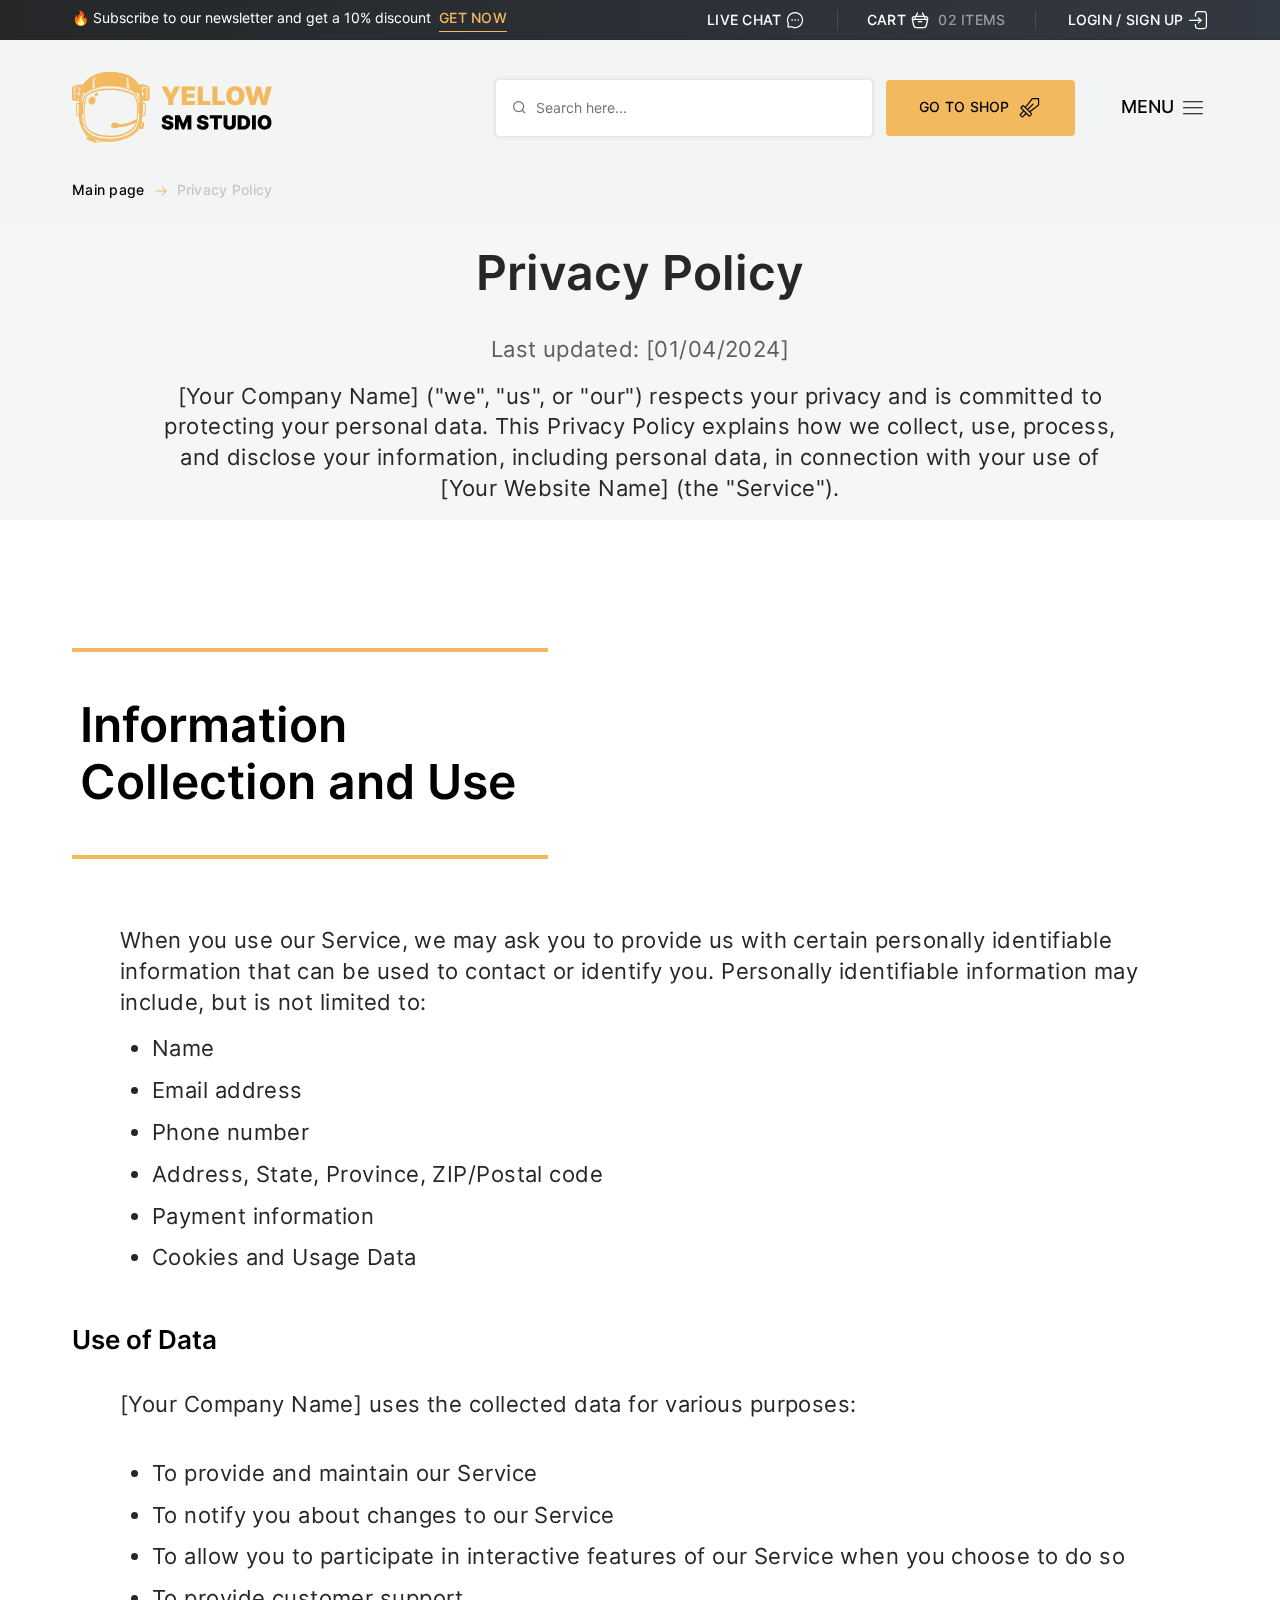
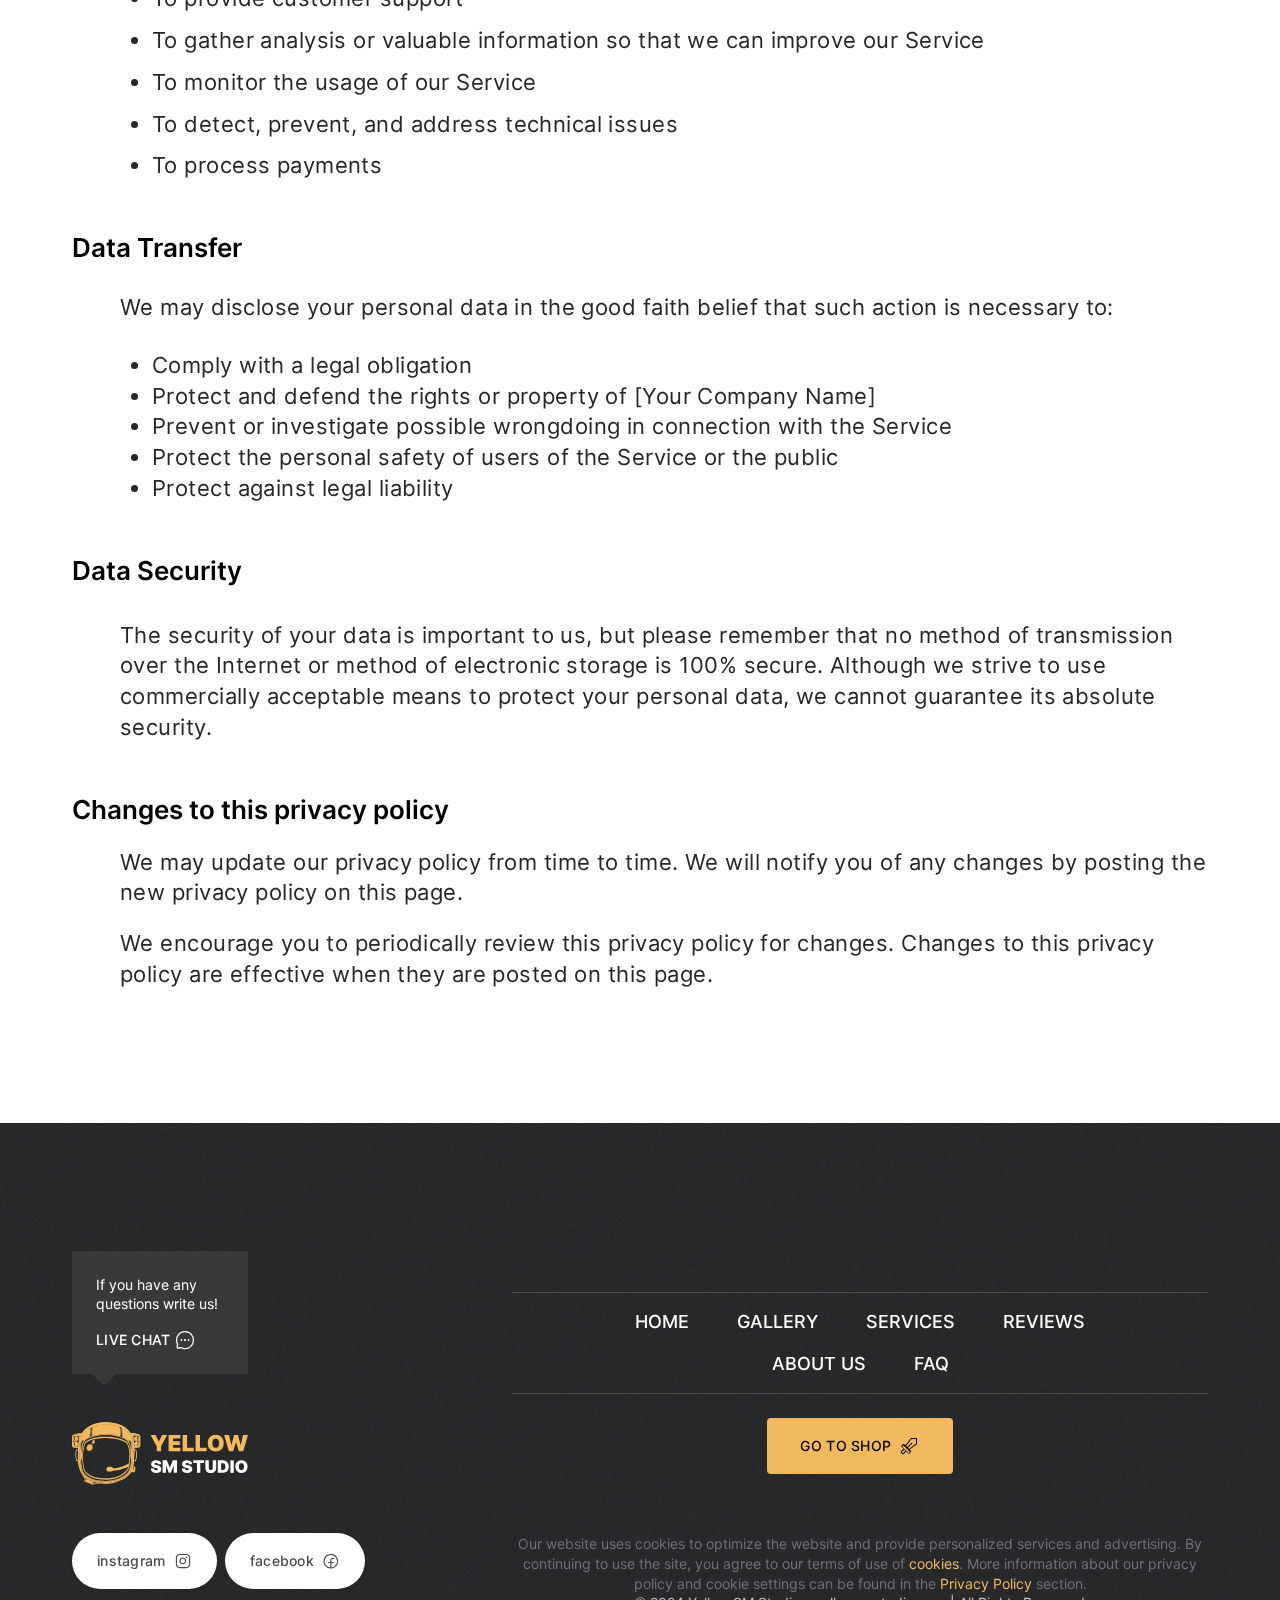
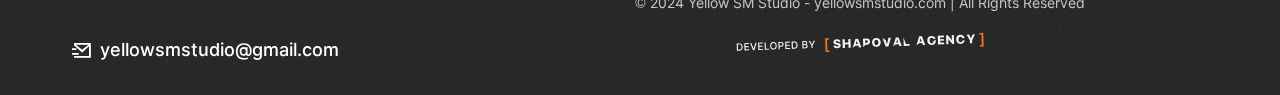
<file: policy.html>
<!DOCTYPE html>
<html lang="en">

<head>
  <meta charset="UTF-8">
  <meta name="viewport" content="width=device-width, initial-scale=1.0">
  <link rel="icon" type="image/png" href="img/Favicon.png">
  <link rel="stylesheet" href="style/swiper-bundle.min.css">
  <link rel="stylesheet" href="style/jquery.fancybox.min.css">
  <link rel="stylesheet" href="style/reset.css">
  <link rel="stylesheet" href="style/icons.css">
  <link rel="stylesheet" href="style/style.css">
  <title>Privacy Policy</title>
</head>

<body class="body">
  <!-- Sub Header -->
  <div class="subheader">
    <div class="wrapper">
      <div class="subheader__container">
        <div class="subheader__promotion">
          🔥 Subscribe to our newsletter and get a 10% discount
          <a href="#" class="link2">GET NOW</a>
        </div>
        <div class="subheader__navigation">
          <div class="subheader__chat">
            <button class="subheader__chat-btn link chat" aria-label="LIVE CHAT">
              LIVE CHAT
              <span class="icon-NameChat-Round-Dots"></span>
            </button>
          </div>
          <div class="subheader__basket">
            <div class="subheader__basket-btn link">
              CART<span class="icon-NameCart-4"></span>
            </div>
            <div class="subheader__basket-quantity open-basket">02 ITEMS</div>
          </div>
          <div class="subheader__entrance">
            <button class="subheader__entrance-btn link authorization-open" aria-label="LOGIN / SIGN UP">
              LOGIN / SIGN UP
              <span class="icon-NameLogin-2"></span>
            </button>
          </div>
        </div>
      </div>
    </div>
  </div>

  <!-- LOGIN / SIGN UP -->
  <div class="authorization">
    <div class="authorization__container">
      <button class="authorization__close icon-Nameclose-line" aria-label="button close modal LOGIN / SIGN UP"></button>

      <!-- SIGN UP -->
      <div class="authorization__sign-up authorization__content">
        <p>Sign up</p>
        <span>Enter your credentials to register on the site</span>
        <form id="signUpForm" class="authorization__form">
          <div class="authorization__form-input">
            <label for="email">Email address</label>
            <div class="form-group input-style">
              <span class="authorization__form-input-icon icon-NameEnvelopeSimple"></span>
              <input type="email" id="email" name="email" placeholder="name@mail.com"
                pattern="^\w+([\.-]?\w+)*@\w+([\.-]?\w+)*(\.\w{2,3})+$" title="Email" required>
            </div>
            <div class="validation-message"></div>
          </div>

          <div class="authorization__form-input">
            <label for="password">Password:</label>
            <div class="form-group input-style">
              <span class="authorization__form-input-icon icon-NameKey"></span>
              <input type="password" id="password" name="password" pattern=".{8,}" placeholder="Enter your password"
                title="Password must be at least 8 characters long">
              <span class="password-toggle" onclick="togglePasswordVisibility('password')">
                <img width="18" height="18" class="see-password" src="img/open-pasword.svg"
                  alt="Toggle Password Visibility">
                <!-- <img width="18" height="18" class="hide-password" src="img/open-pasword.svg" alt="Toggle Password Private"/> -->
              </span>
            </div>
            <span class="validation-message"></span>
          </div>

          <div class="authorization__form-input">
            <label for="repeat-password">Repeat the password:</label>
            <div class="form-group input-style">
              <span class="authorization__form-input-icon icon-NameKey"></span>
              <input type="password" id="repeat-password" name="repeat-password" pattern=".{8,}"
                placeholder="Please re-enter your password" title="Password must be at least 8 characters long">
              <span class="password-toggle" onclick="togglePasswordVisibility('repeat-password')">
                <img width="18" height="18" class="see-password" src="img/open-pasword.svg"
                  alt="Toggle Password Visibility">
                <!-- <img width="18" height="18" class="hide-password" src="img/open-pasword.svg" alt="Toggle Password Private"/> -->
              </span>
            </div>
            <span class="validation-message" id="repeat-password-validation"></span>
          </div>
          <button type="button" onclick="validateAndSubmit()" class="submit btn" aria-label="button send SIGN UP">
            SIGN UP <span class="icon-NameLogin-2"></span>
          </button>
        </form>
        <div class="authorization__or">
          <span></span>
          <p>Or</p>
          <span></span>
        </div>
        <div class="authorization__additional">
          <a href="#">Sign up with Google
            <span>
              <img width="18" height="18" src="img/google-icon.svg" alt="Sign up with Google">
            </span>
          </a>
          <!-- <a href="#">Sign up with Apple
            <span>
              <img width="16" height="18" src="img/apple.svg" alt="Sign up with Apple">
            </span>
          </a> -->
        </div>
        <div class="authorization__change">
          <p>Already have an account?</p>
          <button class="authorization__sign-up-btn" aria-label="button send LOG IN">LOG IN</button>
        </div>
      </div>

      <!-- LOGIN -->
      <div class="authorization__login authorization__content">
        <p>Log in</p>
        <span>Enter your credentials to access your account</span>
        <form id="loginForm" class="authorization__form">
          <div class="authorization__form-input">
            <label for="email">Email address</label>
            <div class="form-group input-style">
              <span class="authorization__form-input-icon icon-NameEnvelopeSimple"></span>
              <input type="email" id="email2" name="email" placeholder="name@mail.com"
                pattern="^\w+([\.-]?\w+)*@\w+([\.-]?\w+)*(\.\w{2,3})+$" title="Email" required>
            </div>
            <div class="validation-message"></div>
          </div>

          <div class="authorization__form-input">
            <label for="password">Password:</label>
            <div class="form-group input-style">
              <span class="authorization__form-input-icon icon-NameKey"></span>
              <input type="password" id="password2" name="password" pattern=".{8,}" placeholder="Enter your password"
                title="Password must be at least 8 characters long">
              <span class="password-toggle" onclick="togglePasswordVisibility('password')">
                <img width="18" height="18" class="see-password" src="img/open-pasword.svg"
                  alt="Toggle Password Visibility">
                <!-- <img width="18" height="18" class="hide-password" src="img/open-pasword.svg" alt="Toggle Password Private"/> -->
              </span>
            </div>
            <span class="validation-message"></span>
          </div>

          <button type="button" onclick="validateAndSubmit()" class="submit btn" aria-label="button send LOG IN">
            LOG IN <span class="icon-NameLogin-2"></span>
          </button>

          <div class="authorization__form-checkbox">
            <label>
              <input type="checkbox" name="сheckbox" value="checked" title="Remember me">
              <span class="checkbox-custom"></span>
              <span class="checkbox-value">Remember me</span>
            </label>
            <a href="#" class="fargot-password" target="_blank">FORGOT PASSWORD?</a>
          </div>
        </form>
        <div class="authorization__or">
          <span></span>
          <p>Or</p>
          <span></span>
        </div>
        <div class="authorization__additional">
          <a href="#">Sign up with Google
            <span>
              <img width="18" height="18" src="img/google-icon.svg" alt="Sign up with Google">
            </span>
          </a>
          <!-- <a href="#">Sign up with Apple
            <span>
              <img width="16" height="18" src="img/apple.svg" alt="Sign up with Apple">
            </span>
          </a> -->
        </div>
        <div class="authorization__change">
          <p>Are you new here?</p>
          <a href="sign-up.html" class="authorization__login-btn ">CREATE ACCOUNT</a>
        </div>
      </div>
    </div>
  </div>

  <!-- Basket -->
  <section class="basket">
    <div class="basket_wrapper">
      <button class="basket__close" aria-label="button close modal basket">
        CLOSE <span class="icon-Nameclose-line"></span>
      </button>
      <div class="basket__content">
        <h2>My Cart <span class="basket__value btn">3</span></h2>
        <div class="basket__container">
          <div class="basket__card">
            <div class="basket__card-box">
              <div class="basket__card-img">
                <picture>
                  <source srcset="img/gallery-obj1.webp" type="image/webp">
                  <source srcset="img/gallery-obj1.jpg" type="image/jpg">
                  <img width="640" height="552" src="img/gallery-obj1.jpg" alt="Forge Your Legendary Army Today!">
                </picture>
              </div>
              <div class="basket__card-description">
                <div class="basket__card-description-title">
                  <p>Adepta Sororitas - Battle Sister Squad</p>
                  <span class="card-delate icon-NameTrash"></span>
                </div>
                <div class="basket__card-description-price">
                  <p class="basket__content-value">10$</p>
                  <div class="quantity">
                    <button class="btn minus-btn icon-NameMinus" aria-label="button minus"></button>
                    <input type="text" class="quantity-input" value="1" readonly title="quantity">
                    <button class="btn plus-btn icon-NamePlus" aria-label="button add"></button>
                  </div>
                </div>
              </div>
            </div>
            <div class="basket__textarea additional-class">
              <div class="toggle">
                Add a comment <span class="icon-NameArrow-DOWN"></span>
              </div>
              <form class="hidden">
                <textarea></textarea>
              </form>
            </div>
          </div>

          <div class="basket__card">
            <div class="basket__card-box">
              <div class="basket__card-img">
                <picture>
                  <source srcset="img/hot-offers-img.webp" type="image/webp">
                  <source srcset="img/hot-offers-img.jpg" type="image/jpg">
                  <img width="736" height="752" src="img/hot-offers-img.jpg" alt="Forge Your Legendary Army Today!">
                </picture>
              </div>
              <div class="basket__card-description">
                <div class="basket__card-description-title">
                  <p>Adepta Sororitas - Battle Sister Squad</p>
                  <span class="card-delate icon-NameTrash"></span>
                </div>
                <div class="basket__card-description-price">
                  <p class="basket__content-value">10$</p>
                  <div class="quantity">
                    <button class="btn minus-btn" aria-label="button minus">-</button>
                    <input type="text" class="quantity-input" value="1" title="quantity">
                    <button class="btn plus-btn" aria-label="button add">+</button>
                  </div>
                </div>
              </div>
            </div>
            <div class="basket__textarea">
              <div class="toggle">
                Add a comment <span class="icon-NameArrow-DOWN"></span>
              </div>
              <form class="hidden">
                <textarea></textarea>
              </form>
            </div>
          </div>

          <div class="basket__card">
            <div class="basket__card-box">
              <div class="basket__card-img">
                <picture>
                  <source srcset="img/hot-offers-img2.webp" type="image/webp">
                  <source srcset="img/hot-offers-img2.jpg" type="image/jpg">
                  <img width="736" height="752" src="img/hot-offers-img2.jpg" alt="Forge Your Legendary Army Today!">
                </picture>
              </div>
              <div class="basket__card-description">
                <div class="basket__card-description-title">
                  <p>Adepta Sororitas - Battle Sister Squad</p>
                  <span class="card-delate icon-NameTrash"></span>
                </div>
                <div class="basket__card-description-price">
                  <p class="basket__content-value">10$</p>
                  <div class="quantity">
                    <button class="btn minus-btn" aria-label="button minus">-</button>
                    <input type="text" class="quantity-input" value="1" title="quantity">
                    <button class="btn plus-btn" aria-label="button add">+</button>
                  </div>
                </div>
              </div>
            </div>
            <div class="basket__textarea">
              <div class="toggle">
                Add a comment <span class="icon-NameArrow-DOWN"></span>
              </div>
              <form class="hidden">
                <textarea></textarea>
              </form>
            </div>
          </div>
        </div>
        <div class="basket__footer">
          <div class="basket__sumbal">
            <p>SUBTOTAL:<span id="sum"></span></p>
          </div>
          <div class="basket__navigation">
            <a href="index.html" class="continue__shopping"><span class="icon-NameArrow-left"></span>CONTINUE
              SHOPPING</a>
            <a href="checkout.html" class="continue__checkout btn">CHECKOUT<span class="icon-myArrowright"></span></a>
          </div>
        </div>
      </div>
    </div>
  </section>

  <!-- Menu -->
  <div class="menu">
    <div class="menu__overflow">
      <button class="close-btn" aria-label="button close modal menu">
        CLOSE<span class="icon-Nameclose-line"></span>
      </button>
      <div class="menu__content">
        <nav class="menu__navigation">
          <ul>
            <li>
              <a href="index.html" class="link menu__link">HOME</a>
            </li>
            <li>
              <a href="gallery.html" class="link menu__link">GALLERY</a>
            </li>
            <li>
              <a href="reviews.html" class="link menu__link">REVIEWS</a>
            </li>
            <li>
              <a href="about-us.html" class="link menu__link">ABOUT US</a>
            </li>
            <li>
              <a href="faq.html" class="link menu__link">FAQ</a>
            </li>
            <li class="menu__navigation-none">
              <button class="link authorization-open" onclick="initializeModal()"
                aria-label="open modal LOGIN / SIGN UP">
                LOGIN / SIGN UP
                <span class="icon-NameLogin-2"></span>
              </button>
            </li>
            <li class="go-to-shop">
              <a href="services.html" class="btn">GO TO SHOP<span class="icon-NameSword"></span></a>
            </li>
          </ul>
        </nav>
        <div class="menu__services">
          <h2>SERVICES</h2>
          <div class="menu__services-box">
            <article onclick="window.open('services.html', '_blank')" class="card menu__link">
              <div class="menu__services-box-img">
                <picture>
                  <source srcset="img/menu-services-obj1.webp" type="image/webp">
                  <source srcset="img/menu-services-obj1.jpg" type="image/jpeg">
                  <img src="img/menu-services-obj1.jpg" alt="COMMISSION IMAGE">
                </picture>
              </div>
              <div class="menu__services-box-text">
                <h3>COMMISSION</h3>
              </div>
            </article>

            <article onclick="window.open('services.html', '_blank')" class="card menu__link">
              <div class="menu__services-box-img">
                <picture>
                  <source srcset="img/menu-services-obj2.webp" type="image/webp">
                  <source srcset="img/menu-services-obj2.jpg" type="image/jpeg">
                  <img src="img/menu-services-obj2.jpg" alt="BUY NOW">
                </picture>
              </div>
              <div class="menu__services-box-text">
                <h3>BUY NOW</h3>
              </div>
            </article>

            <article onclick="window.open('services.html', '_blank')" class="card menu__link">
              <div class="menu__services-box-img">
                <picture>
                  <source srcset="img/menu-services-obj3.webp" type="image/webp">
                  <source srcset="img/menu-services-obj3.jpg" type="image/jpg">
                  <img src="img/menu-services-obj3.jpg" alt="CUSTOM SERVICES">
                </picture>
              </div>
              <div class="menu__services-box-text">
                <h3>CUSTOM SERVICES</h3>
              </div>
            </article>
          </div>
        </div>
        <div class="menu__chat">
          <p>If you have any questions write us!</p>
          <button class="chat menu__link" aria-label="open LIVE CHAT">
            LIVE CHAT
            <span class="icon-NameChat-Round-Dots"></span>
          </button>
        </div>
      </div>
    </div>
  </div>

  <!-- Header -->
  <header class="header">
    <div class="wrapper">
      <div class="header__container">
        <div class="header__logo">
          <a href="index.html">
            <img width="200" height="71" src="img/logo.svg" alt="Gart Tech logotype">
          </a>
        </div>
        <div class="header__navigation">
          <div class="header__navigation-search">
            <div class="header__navigation-search-box icon-NameSearch">
              <input type="text" id="searchInput" placeholder="Search here..." title="Search here...">
              <span class="icon-NameArrow-left header__submit"><input type="submit" value="" class="header__submit-btn"
                  title="submit"></span>
            </div>
            <button class="search-open icon-NameSearch" aria-label="burger menu"></button>
            <div class="search-btn btn">
              <span></span>
              <span></span>
              <span></span>
            </div>
          </div>
          <div class="header__navigation-btn-shop">
            <a href="services.html" class="btn">
              GO TO SHOP<span class="icon-NameSword"></span>
            </a>
          </div>
          <div class="header__navigation-menu">
            <span>MENU</span>
            <div class="menu-btn">
              <span></span>
              <span></span>
              <span></span>
            </div>
          </div>
        </div>
      </div>
    </div>
  </header>

  <main>
    <!-- Hero -->
    <section class="sihn-up__hero">
      <div class="breadcrumbs">
        <div class="wrapper">
          <div class="breadcrumbs__container">
            <span class="breadcrumbs__container-box">
              <span>
                <a href="index.html" class="link">Main page</a>
              </span>
              <span class="brDevider">
                <img src="img/breadcrumbs-arrow.svg" width="16" height="16" alt="icon" />
              </span>
              <span class="breadcrumb_last" aria-current="page">Privacy Policy</span>
            </span>
          </div>
        </div>
      </div>

      <div class="sihn-up__hero-container hero__smoll police__banner">
        <div class="tab-content tab-content2">
          <div class="tab-pane active">
            <div class="sihn-up__hero-content banner-title">
              <div class="wrapper">
                <h1>Privacy Policy</h1>
                <h2>Last updated: [01/04/2024]</h2>
                <p>[Your Company Name] ("we", "us", or "our") respects your privacy and is committed to protecting your
                  personal data. This Privacy Policy explains how we collect, use, process, and disclose your
                  information, including personal data, in connection with your use of [Your Website Name] (the
                  "Service").</p>
              </div>
            </div>
          </div>
        </div>
      </div>
    </section>

    <!-- Seo -->
    <section class="seo policy__seo">
      <div class="wrapper">
        <div class="seo__container">
          <div class="seo__container-title">
            <h2>Information Collection and Use</h2>
          </div>
          <div class="seo__container-content">
            <div class="seo__container-content-text">
              <div class="seo__container-content-text2 seo__container-content-text-style1">
                <p>
                  When you use our Service, we may ask you to provide us with certain personally identifiable
                  information that can be used to contact or identify you. Personally identifiable information may
                  include, but is not limited to:
                </p>
                <ul>
                  <li>Name</li>
                  <li>Email address</li>
                  <li>Phone number</li>
                  <li>Address, State, Province, ZIP/Postal code</li>
                  <li>Payment information</li>
                  <li>Cookies and Usage Data</li>
                </ul>
              </div>
            </div>

            <div class="seo__container-content-text seo__container-content-text-style1">
              <h4>Use of Data</h4>
              <div class="seo__container-content-text2 policy-text2">
                <p>[Your Company Name] uses the collected data for various purposes:</p>
                <ul>
                  <li>To provide and maintain our Service</li>
                  <li>To notify you about changes to our Service</li>
                  <li>To allow you to participate in interactive features of our Service when you choose to do so</li>
                  <li>To provide customer support</li>
                  <li>To gather analysis or valuable information so that we can improve our Service</li>
                  <li>To monitor the usage of our Service</li>
                  <li>To detect, prevent, and address technical issues</li>
                  <li>To process payments</li>
                </ul>
              </div>
            </div>

            <div class="seo__container-content-text seo__container-content-text-style2 policy-text3">
              <h4>Data Transfer</h4>
              <p>We may disclose your personal data in the good faith belief that such action is necessary to:</p>
              <ul>
                <li>Comply with a legal obligation</li>
                <li>Protect and defend the rights or property of [Your Company Name]</li>
                <li>Prevent or investigate possible wrongdoing in connection with the Service</li>
                <li>Protect the personal safety of users of the Service or the public</li>
                <li>Protect against legal liability</li>
              </ul>
            </div>

            <div class="seo__container-content-text">
              <h4>Data Security</h4>
              <p>The security of your data is important to us, but please remember that no method of transmission over
                the Internet or method of electronic storage is 100% secure. Although we strive to use commercially
                acceptable means to protect your personal data, we cannot guarantee its absolute security.</p>
            </div>

            <div class="seo__container-content-text seo__container-content-text-style1 policy-text4">
              <h4>Changes to this privacy policy</h4>
              <p>We may update our privacy policy from time to time. We will notify you of any changes by posting the
                new privacy policy on this page.</p>
              <p>We encourage you to periodically review this privacy policy for changes. Changes to this privacy policy
                are effective when they are posted on this page.</p>
            </div>
          </div>
        </div>
    </section>
  </main>

  <!-- Footer -->
  <footer class="footer">
    <div class="wrapper">
      <div class="footer__container">
        <div class="footer__left">
          <div class="menu__chat footer__chat">
            <p>If you have any questions write us!</p>
            <button class="chat menu__link" aria-label="open  LIVE CHAT">
              LIVE CHAT
              <span class="icon-NameChat-Round-Dots"></span>
            </button>
          </div>
          <div class="footer__logo">
            <a href="index.html">
              <img width="175" height="62" src="img/logo-white.svg" alt="Gart Tech logotype">
            </a>
          </div>
          <div class="footer__social">
            <div class="about-us__content-social-box-link">
              <a href="#">instagram<span class="icon-NameInstagramLogo"></span></a>
              <a href="#">facebook<span class="icon-NameFacebookLogo"></span></a>
            </div>
          </div>
          <div class="footer__email">
            <a href="mailto:yellowsmstudio@gmail.com" class="link"><span
                class="icon-Namemail-send-line"></span>yellowsmstudio@gmail.com</a>
          </div>
        </div>
        <div class="footer__right">
          <div class="footer__right-box">
            <nav class="footer__right-navigation">
              <ul>
                <li>
                  <a href="index.html" class="link">HOME</a>
                </li>
                <li>
                  <a href="gallery.html" class="link">GALLERY</a>
                </li>
                <li>
                  <a href="services.html" class="link">SERVICES</a>
                </li>
                <li>
                  <a href="reviews.html" class="link">REVIEWS</a>
                </li>
                <li>
                  <a href="about-us.html" class="link">ABOUT US</a>
                </li>
                <li>
                  <a href="faq.html" class="link">FAQ</a>
                </li>
              </ul>
            </nav>
            <div class="footer__right-btn">
              <a href="services.html" class="btn">
                GO TO SHOP<span class="icon-NameSword"></span>
              </a>
            </div>
          </div>
          <div class="footer__right-privecy">
            <p class="footer__right-privecy-text">
              Our website uses cookies to optimize the website and provide
              personalized services and advertising. By continuing to use the
              site, you agree to our terms of use of <a href="cookies.html" target="_blank">cookies</a>.
              More information about our privacy policy and cookie settings
              can be found in the <a href="policy.html" target="_blank">Privacy Policy</a> section.
            </p>
            <p class="footer__right-privecy-copright">
              © 2024 Yellow SM Studio - yellowsmstudio.com | All Rights
              Reserved
            </p>
            <div class="label-company">
              <a href="#" target="_blank">
                <img width="268" height="45" src="img/company-logo.svg" alt="Shapoval Agancy">
              </a>
            </div>
          </div>
        </div>
      </div>
    </div>
  </footer>

  <script src="script/jquery-3.7.0.min.js"></script>
  <script src="script/swiper-bundle.min.js"></script>
  <script src="script/jquery.fancybox.min.js"></script>
  <script src="script/script.js"></script>
</body>

</html>
</file>
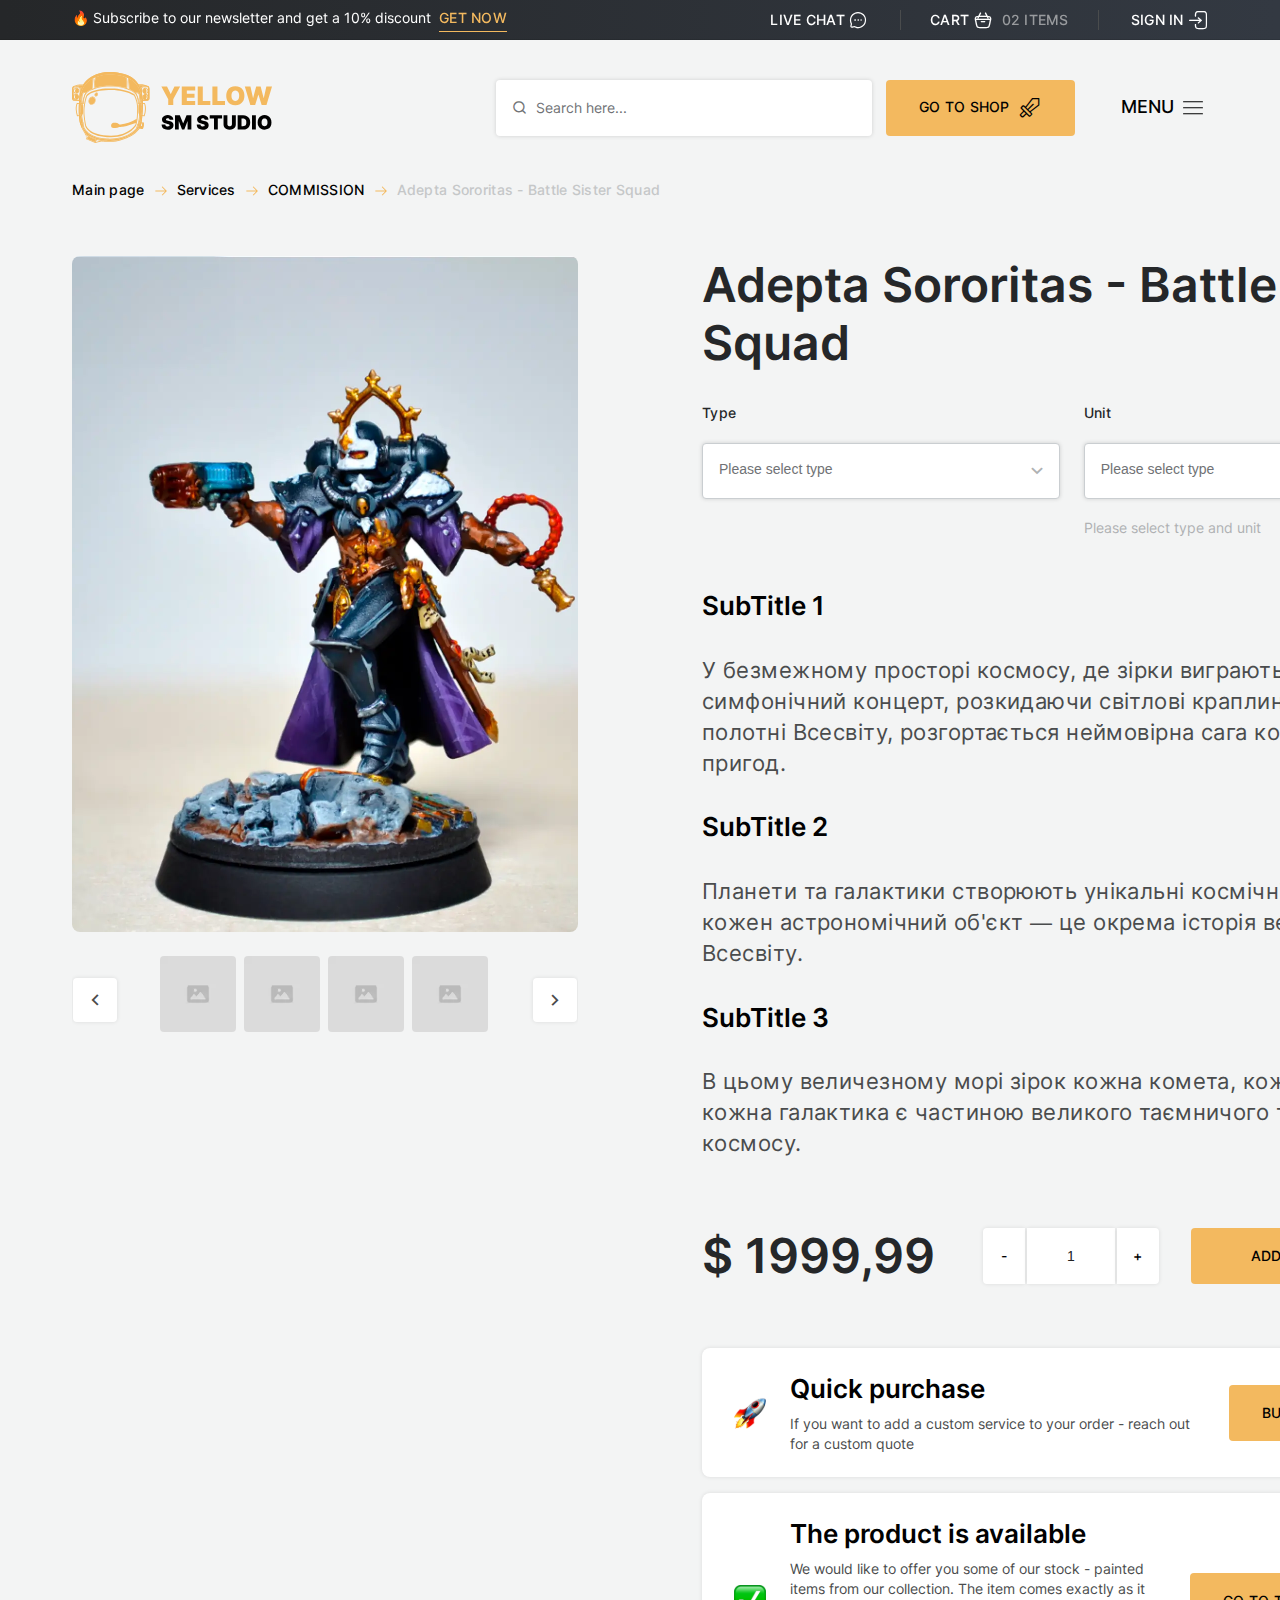
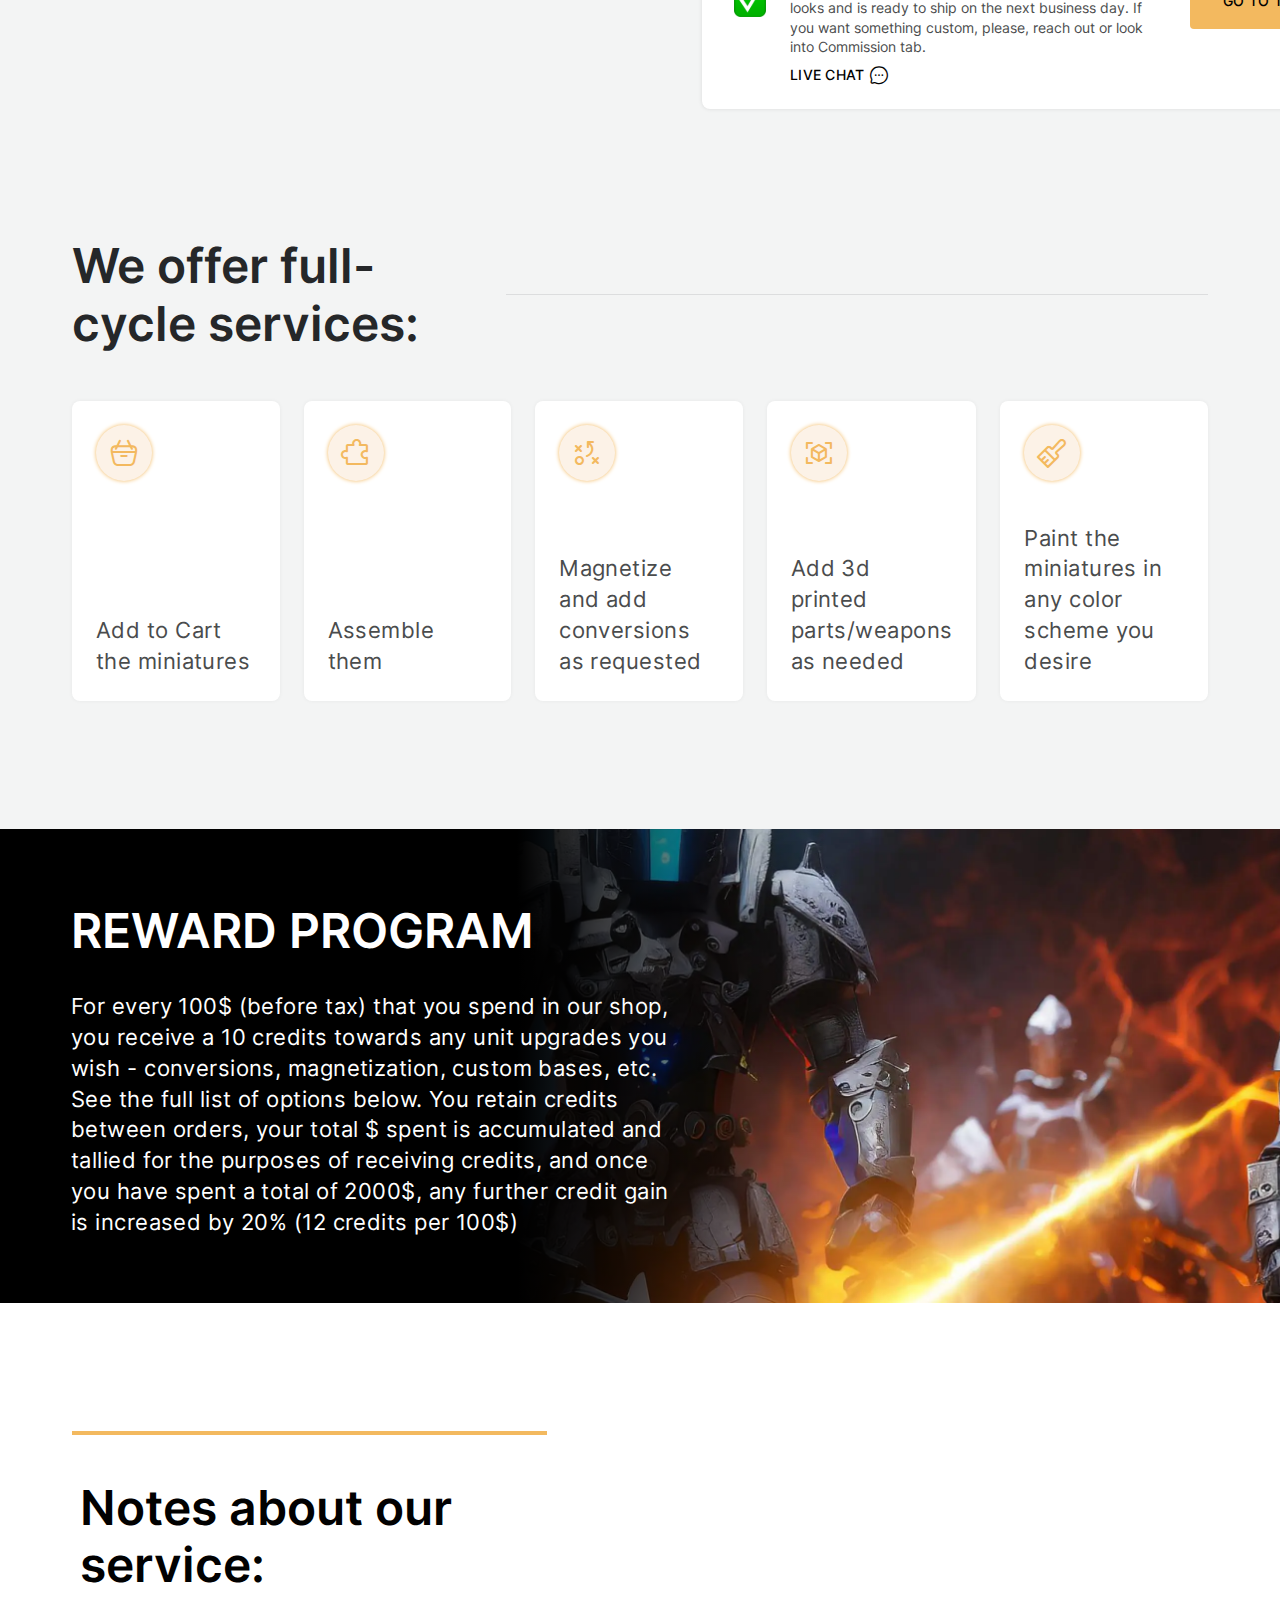
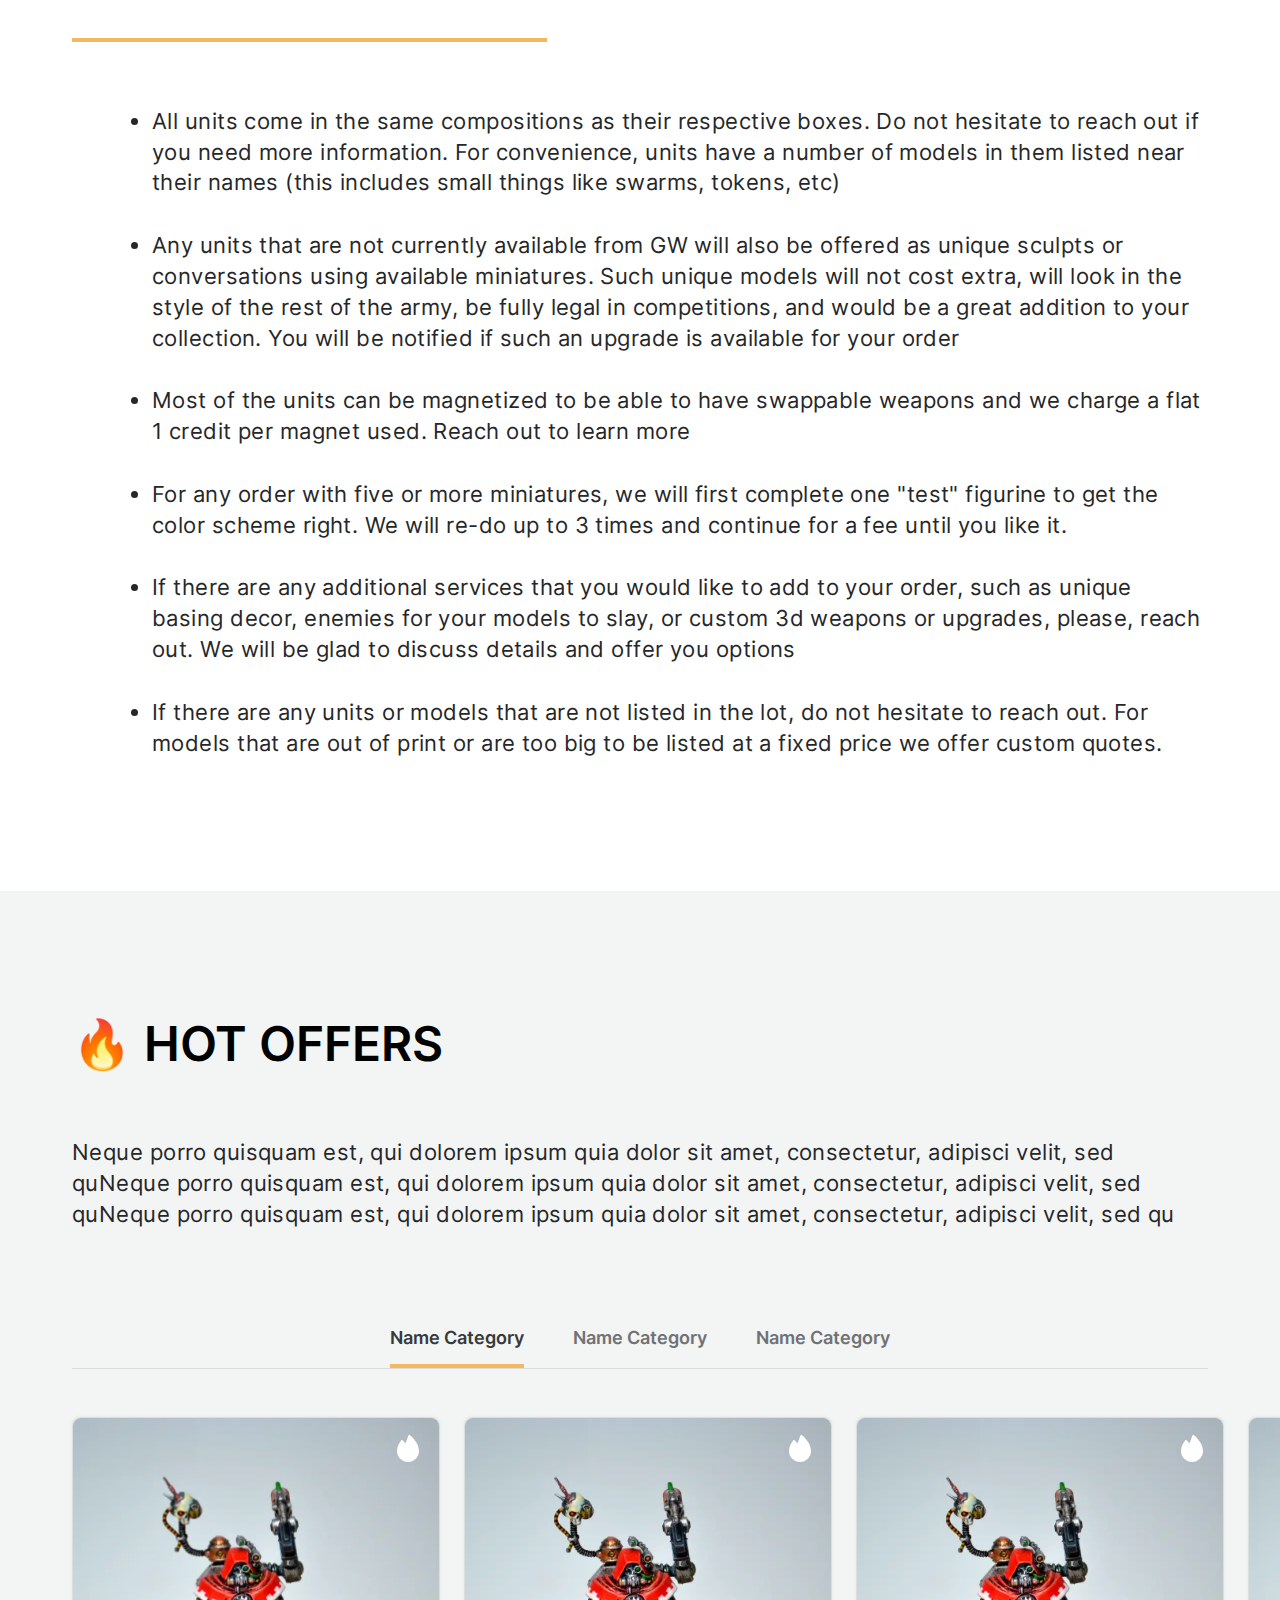
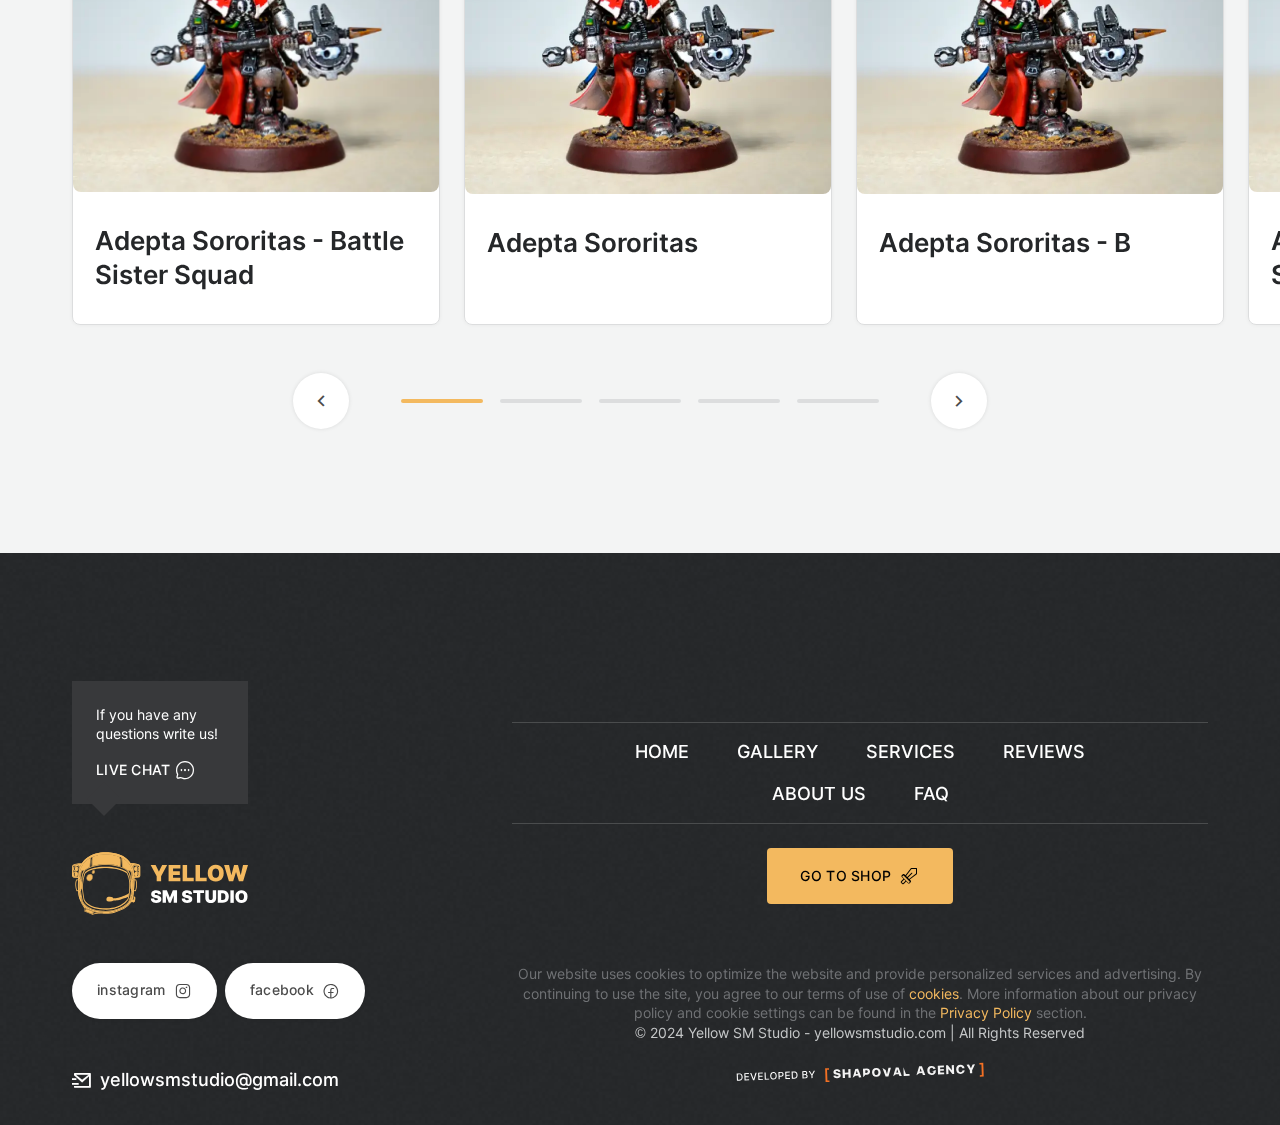
<file: product.html>
<!DOCTYPE html>
<html lang="uk">

<head>
  <meta charset="UTF-8" />
  <meta name="viewport" content="width=device-width, initial-scale=1.0" user-scalable="no" />
  <link rel="icon" type="image/png" href="img/Favicon.png" />
  <link rel="stylesheet" href="style/swiper-bundle.min.css" />
  <link rel="stylesheet" href="style/jquery.fancybox.min.css" />
  <link rel="stylesheet" href="style/reset.css" />
  <link rel="stylesheet" href="style/icons.css" />
  <link rel="stylesheet" href="style/style.css" />
  <title>Gart Tech</title>
</head>

<body class="body">
  <!-- Sub Header -->
  <div class="subheader">
    <div class="wrapper">
      <div class="subheader__container">
        <div class="subheader__promotion">
          🔥 Subscribe to our newsletter and get a 10% discount
          <a href="#" class="link2">GET NOW</a>
        </div>
        <div class="subheader__navigation">
          <div class="subheader__chat">
            <button class="subheader__chat-btn link chat" aria-label="LIVE CHAT">
              LIVE CHAT
              <span class="icon-NameChat-Round-Dots"></span>
            </button>
          </div>
          <div class="subheader__basket">
            <div class="subheader__basket-btn link">
              CART<span class="icon-NameCart-4"></span>
            </div>
            <div class="subheader__basket-quantity open-basket">02 ITEMS</div>
          </div>
          <div class="subheader__entrance">
            <button class="subheader__entrance-btn link authorization-open" aria-label="LOGIN / SIGN UP">
              SIGN IN
              <span class="icon-NameLogin-2"></span>
            </button>
          </div>
        </div>
      </div>
    </div>
  </div>

  <!-- LOGIN / SIGN UP -->
  <div class="authorization">
    <div class="authorization__container">
      <button class="authorization__close icon-Nameclose-line" aria-label="button close modal LOGIN / SIGN UP"></button>

      <!-- SIGN UP -->
      <div class="authorization__sign-up authorization__content">
        <p>Sign up</p>
        <span>Enter your credentials to register on the site</span>
        <form id="signUpForm" class="authorization__form">
          <div class="authorization__form-input">
            <label for="email">Email address</label>
            <div class="form-group input-style">
              <span class="authorization__form-input-icon icon-NameEnvelopeSimple"></span>
              <input type="email" id="email" name="email" placeholder="name@mail.com"
                pattern="^\w+([\.-]?\w+)*@\w+([\.-]?\w+)*(\.\w{2,3})+$" title="Email" required>
            </div>
            <div class="validation-message"></div>
          </div>

          <div class="authorization__form-input">
            <label for="password">Password:</label>
            <div class="form-group input-style">
              <span class="authorization__form-input-icon icon-NameKey"></span>
              <input type="password" id="password" name="password" pattern=".{8,}" placeholder="Enter your password"
                title="Password must be at least 8 characters long">
              <span class="password-toggle" onclick="togglePasswordVisibility('password')">
                <img width="18" height="18" class="see-password" src="img/open-pasword.svg"
                  alt="Toggle Password Visibility">
                <!-- <img width="18" height="18" class="hide-password" src="img/open-pasword.svg" alt="Toggle Password Private"/> -->
              </span>
            </div>
            <span class="validation-message"></span>
          </div>

          <div class="authorization__form-input">
            <label for="repeat-password">Repeat the password:</label>
            <div class="form-group input-style">
              <span class="authorization__form-input-icon icon-NameKey"></span>
              <input type="password" id="repeat-password" name="repeat-password" pattern=".{8,}"
                placeholder="Please re-enter your password" title="Password must be at least 8 characters long">
              <span class="password-toggle" onclick="togglePasswordVisibility('repeat-password')">
                <img width="18" height="18" class="see-password" src="img/open-pasword.svg"
                  alt="Toggle Password Visibility">
                <!-- <img width="18" height="18" class="hide-password" src="img/open-pasword.svg" alt="Toggle Password Private"/> -->
              </span>
            </div>
            <span class="validation-message" id="repeat-password-validation"></span>
          </div>
          <button type="button" onclick="validateAndSubmit()" class="submit btn" aria-label="button send SIGN UP">
            SIGN UP <span class="icon-NameLogin-2"></span>
          </button>
        </form>
        <div class="authorization__or">
          <span></span>
          <p>Or</p>
          <span></span>
        </div>
        <div class="authorization__additional">
          <a href="#">Sign up with Google
            <span>
              <img width="18" height="18" src="img/google-icon.svg" alt="Sign up with Google">
            </span>
          </a>
          <!-- <a href="#">Sign up with Apple
            <span>
              <img width="16" height="18" src="img/apple.svg" alt="Sign up with Apple">
            </span>
          </a> -->
        </div>
        <div class="authorization__change">
          <p>Already have an account?</p>
          <button class="authorization__sign-up-btn" aria-label="button send LOG IN">LOG IN</button>
        </div>
      </div>

      <!-- LOGIN -->
      <div class="authorization__login authorization__content">
        <p>Log in</p>
        <span>Enter your credentials to access your account</span>
        <form id="loginForm" class="authorization__form">
          <div class="authorization__form-input">
            <label for="email">Email address</label>
            <div class="form-group input-style">
              <span class="authorization__form-input-icon icon-NameEnvelopeSimple"></span>
              <input type="email" id="email2" name="email" placeholder="name@mail.com"
                pattern="^\w+([\.-]?\w+)*@\w+([\.-]?\w+)*(\.\w{2,3})+$" title="Email" required>
            </div>
            <div class="validation-message"></div>
          </div>

          <div class="authorization__form-input">
            <label for="password">Password:</label>
            <div class="form-group input-style">
              <span class="authorization__form-input-icon icon-NameKey"></span>
              <input type="password" id="password2" name="password" pattern=".{8,}" placeholder="Enter your password"
                title="Password must be at least 8 characters long">
              <span class="password-toggle" onclick="togglePasswordVisibility('password')">
                <img width="18" height="18" class="see-password" src="img/open-pasword.svg"
                  alt="Toggle Password Visibility">
                <!-- <img width="18" height="18" class="hide-password" src="img/open-pasword.svg" alt="Toggle Password Private"/> -->
              </span>
            </div>
            <span class="validation-message"></span>
          </div>

          <button type="button" onclick="validateAndSubmit()" class="submit btn" aria-label="button send LOG IN">
            LOG IN <span class="icon-NameLogin-2"></span>
          </button>

          <div class="authorization__form-checkbox">
            <label>
              <input type="checkbox" name="сheckbox" value="checked" title="Remember me">
              <span class="checkbox-custom"></span>
              <span class="checkbox-value">Remember me</span>
            </label>
            <a href="#" class="fargot-password" target="_blank">FORGOT PASSWORD?</a>
          </div>
        </form>
        <div class="authorization__or">
          <span></span>
          <p>Or</p>
          <span></span>
        </div>
        <div class="authorization__additional">
          <a href="#">Sign up with Google
            <span>
              <img width="18" height="18" src="img/google-icon.svg" alt="Sign up with Google">
            </span>
          </a>
          <!-- <a href="#">Sign up with Apple
            <span>
              <img width="16" height="18" src="img/apple.svg" alt="Sign up with Apple">
            </span>
          </a> -->
        </div>
        <div class="authorization__change">
          <p>Are you new here?</p>
          <a href="sign-up.html" class="authorization__login-btn ">CREATE ACCOUNT</a>
        </div>
      </div>
    </div>
  </div>

  <!-- Basket -->
  <section class="basket">
    <div class="basket_wrapper">
      <button class="basket__close" aria-label="button close modal basket">
        CLOSE <span class="icon-Nameclose-line"></span>
      </button>
      <div class="basket__content">
        <h2>My Cart <span class="basket__value btn">3</span></h2>
        <div class="basket__container">
          <div class="basket__card">
            <div class="basket__card-box">
              <div class="basket__card-img">
                <picture>
                  <source srcset="img/gallery-obj1.webp" type="image/webp">
                  <source srcset="img/gallery-obj1.jpg" type="image/jpg">
                  <img width="640" height="552" src="img/gallery-obj1.jpg" alt="Forge Your Legendary Army Today!">
                </picture>
              </div>
              <div class="basket__card-description">
                <div class="basket__card-description-title">
                  <p>Adepta Sororitas - Battle Sister Squad</p>
                  <span class="card-delate icon-NameTrash"></span>
                </div>
                <div class="basket__card-description-price">
                  <p class="basket__content-value">10$</p>
                  <div class="quantity">
                    <button class="btn minus-btn icon-NameMinus" aria-label="button minus"></button>
                    <input type="text" class="quantity-input" value="1" readonly title="quantity">
                    <button class="btn plus-btn icon-NamePlus" aria-label="button add"></button>
                  </div>
                </div>
              </div>
            </div>
            <div class="basket__textarea additional-class">
              <div class="toggle">
                Add a comment <span class="icon-NameArrow-DOWN"></span>
              </div>
              <form class="hidden">
                <textarea></textarea>
              </form>
            </div>
          </div>

          <div class="basket__card">
            <div class="basket__card-box">
              <div class="basket__card-img">
                <picture>
                  <source srcset="img/hot-offers-img.webp" type="image/webp">
                  <source srcset="img/hot-offers-img.jpg" type="image/jpg">
                  <img width="736" height="752" src="img/hot-offers-img.jpg" alt="Forge Your Legendary Army Today!">
                </picture>
              </div>
              <div class="basket__card-description">
                <div class="basket__card-description-title">
                  <p>Adepta Sororitas - Battle Sister Squad</p>
                  <span class="card-delate icon-NameTrash"></span>
                </div>
                <div class="basket__card-description-price">
                  <p class="basket__content-value">10$</p>
                  <div class="quantity">
                    <button class="btn minus-btn" aria-label="button minus">-</button>
                    <input type="text" class="quantity-input" value="1" title="quantity">
                    <button class="btn plus-btn" aria-label="button add">+</button>
                  </div>
                </div>
              </div>
            </div>
            <div class="basket__textarea">
              <div class="toggle">
                Add a comment <span class="icon-NameArrow-DOWN"></span>
              </div>
              <form class="hidden">
                <textarea></textarea>
              </form>
            </div>
          </div>

          <div class="basket__card">
            <div class="basket__card-box">
              <div class="basket__card-img">
                <picture>
                  <source srcset="img/hot-offers-img2.webp" type="image/webp">
                  <source srcset="img/hot-offers-img2.jpg" type="image/jpg">
                  <img width="736" height="752" src="img/hot-offers-img2.jpg" alt="Forge Your Legendary Army Today!">
                </picture>
              </div>
              <div class="basket__card-description">
                <div class="basket__card-description-title">
                  <p>Adepta Sororitas - Battle Sister Squad</p>
                  <span class="card-delate icon-NameTrash"></span>
                </div>
                <div class="basket__card-description-price">
                  <p class="basket__content-value">10$</p>
                  <div class="quantity">
                    <button class="btn minus-btn" aria-label="button minus">-</button>
                    <input type="text" class="quantity-input" value="1" title="quantity">
                    <button class="btn plus-btn" aria-label="button add">+</button>
                  </div>
                </div>
              </div>
            </div>
            <div class="basket__textarea">
              <div class="toggle">
                Add a comment <span class="icon-NameArrow-DOWN"></span>
              </div>
              <form class="hidden">
                <textarea></textarea>
              </form>
            </div>
          </div>
        </div>
        <div class="basket__footer">
          <div class="basket__sumbal">
            <p>SUBTOTAL:<span id="sum"></span></p>
          </div>
          <div class="basket__navigation">
            <a href="index.html" class="continue__shopping"><span class="icon-NameArrow-left"></span>CONTINUE
              SHOPPING</a>
            <a href="checkout.html" class="continue__checkout btn">CHECKOUT<span class="icon-myArrowright"></span></a>
          </div>
        </div>
      </div>
    </div>
  </section>

  <!-- Menu -->
  <div class="menu">
    <div class="menu__overflow">
      <button class="close-btn" aria-label="button close modal menu">
        CLOSE<span class="icon-Nameclose-line"></span>
      </button>
      <div class="menu__content">
        <nav class="menu__navigation">
          <ul>
            <li>
              <a href="index.html" class="link menu__link">HOME</a>
            </li>
            <li>
              <a href="gallery.html" class="link menu__link">GALLERY</a>
            </li>
            <li>
              <a href="reviews.html" class="link menu__link">REVIEWS</a>
            </li>
            <li>
              <a href="about-us.html" class="link menu__link">ABOUT US</a>
            </li>
            <li>
              <a href="faq.html" class="link menu__link">FAQ</a>
            </li>
            <li class="menu__navigation-none">
              <button class="link authorization-open" onclick="initializeModal()"
                aria-label="open modal LOGIN / SIGN UP">
                LOGIN / SIGN UP
                <span class="icon-NameLogin-2"></span>
              </button>
            </li>
            <li class="go-to-shop">
              <a href="services.html" class="btn">GO TO SHOP<span class="icon-NameSword"></span></a>
            </li>
          </ul>
        </nav>
        <div class="menu__services">
          <h2>SERVICES</h2>
          <div class="menu__services-box">
            <article onclick="window.open('services.html', '_blank')" class="card menu__link">
              <div class="menu__services-box-img">
                <picture>
                  <source srcset="img/menu-services-obj1.webp" type="image/webp">
                  <source srcset="img/menu-services-obj1.jpg" type="image/jpeg">
                  <img src="img/menu-services-obj1.jpg" alt="COMMISSION IMAGE">
                </picture>
              </div>
              <div class="menu__services-box-text">
                <h3>COMMISSION</h3>
              </div>
            </article>

            <article onclick="window.open('services.html', '_blank')" class="card menu__link">
              <div class="menu__services-box-img">
                <picture>
                  <source srcset="img/menu-services-obj2.webp" type="image/webp">
                  <source srcset="img/menu-services-obj2.jpg" type="image/jpeg">
                  <img src="img/menu-services-obj2.jpg" alt="BUY NOW">
                </picture>
              </div>
              <div class="menu__services-box-text">
                <h3>BUY NOW</h3>
              </div>
            </article>

            <article onclick="window.open('services.html', '_blank')" class="card menu__link">
              <div class="menu__services-box-img">
                <picture>
                  <source srcset="img/menu-services-obj3.webp" type="image/webp">
                  <source srcset="img/menu-services-obj3.jpg" type="image/jpg">
                  <img src="img/menu-services-obj3.jpg" alt="CUSTOM SERVICES">
                </picture>
              </div>
              <div class="menu__services-box-text">
                <h3>CUSTOM SERVICES</h3>
              </div>
            </article>
          </div>
        </div>
        <div class="menu__chat">
          <p>If you have any questions write us!</p>
          <button class="chat menu__link" aria-label="open LIVE CHAT">
            LIVE CHAT
            <span class="icon-NameChat-Round-Dots"></span>
          </button>
        </div>
      </div>
    </div>
  </div>

  <!-- Header -->
  <header class="header">
    <div class="wrapper">
      <div class="header__container">
        <div class="header__logo">
          <a href="index.html">
            <img width="200" height="71" src="img/logo.svg" alt="Gart Tech logotype">
          </a>
        </div>
        <div class="header__navigation">
          <div class="header__navigation-search">
            <div class="header__navigation-search-box icon-NameSearch">
              <input type="text" id="searchInput" placeholder="Search here..." title="Search here...">
              <span class="icon-NameArrow-left header__submit"><input type="submit" value="" class="header__submit-btn"
                  title="submit"></span>
            </div>
            <button class="search-open icon-NameSearch" aria-label="burger menu"></button>
            <div class="search-btn btn">
              <span></span>
              <span></span>
              <span></span>
            </div>
          </div>
          <div class="header__navigation-btn-shop">
            <a href="services.html" class="btn">
              GO TO SHOP<span class="icon-NameSword"></span>
            </a>
          </div>
          <div class="header__navigation-menu">
            <span>MENU</span>
            <div class="menu-btn">
              <span></span>
              <span></span>
              <span></span>
            </div>
          </div>
        </div>
      </div>
    </div>
  </header>

  <main>
    <!-- Hero product -->
    <section class="product">
      <div class="breadcrumbs">
        <div class="wrapper">
          <div class="breadcrumbs__container">
            <span class="breadcrumbs__container-box">
              <span>
                <a href="index.html" class="link">Main page</a>
              </span>
              <span class="brDevider">
                <img src="img/breadcrumbs-arrow.svg" width="16" height="16" alt="icon" />
              </span>
              <span>
                <a href="services.html" class="link">Services</a>
              </span>
              <span class="brDevider">
                <img src="img/breadcrumbs-arrow.svg" width="16" height="16" alt="icon" />
              </span>
              <span>
                <a href="services.html" class="link">COMMISSION</a>
              </span>
              <span class="brDevider">
                <img src="img/breadcrumbs-arrow.svg" width="16" height="16" alt="icon" />
              </span>
              <span class="breadcrumb_last" aria-current="page">Adepta Sororitas - Battle Sister Squad</span>
            </span>
          </div>
        </div>
      </div>

      <div class="product__hero">
        <div class="wrapper">
          <div class="product__hero-box">
            <div class="product__hero-box-left">
              <div class="product__swiper swiper">
                <div class="product__swiper-wrapper swiper-wrapper">
                  <div class="swiper-slide">
                    <a href="img/prudct-slider.jpg" data-fancybox="productCard">
                      <picture>
                        <source srcset="img/prudct-slider.webp" type="image/webp" />
                        <source srcset="img/prudct-slider.jpg" type="image/jpg" />
                        <img width="1352" height="1352" src="img/prudct-slider.jpg" alt="image" />
                      </picture>
                    </a>
                  </div>

                  <div class="swiper-slide">
                    <a href="img/prudct-slider.jpg" data-fancybox="productCard">
                      <picture>
                        <source srcset="img/prudct-slider.webp" type="image/webp" />
                        <source srcset="img/prudct-slider.jpg" type="image/jpg" />
                        <img width="1352" height="1352" src="img/prudct-slider.jpg" alt="image" />
                      </picture>
                    </a>
                  </div>

                  <div class="swiper-slide">
                    <a href="img/prudct-slider.jpg" data-fancybox="productCard">
                      <picture>
                        <source srcset="img/prudct-slider.webp" type="image/webp" />
                        <source srcset="img/prudct-slider.jpg" type="image/jpg" />
                        <img width="1352" height="1352" src="img/prudct-slider.jpg" alt="image" />
                      </picture>
                    </a>
                  </div>

                  <div class="swiper-slide">
                    <a href="img/prudct-slider.jpg" data-fancybox="productCard">
                      <picture>
                        <source srcset="img/prudct-slider.webp" type="image/webp" />
                        <source srcset="img/prudct-slider.jpg" type="image/jpg" />
                        <img width="1352" height="1352" src="img/prudct-slider.jpg" alt="image" />
                      </picture>
                    </a>
                  </div>

                  <div class="swiper-slide">
                    <a href="img/prudct-slider.jpg" data-fancybox="productCard">
                      <picture>
                        <source srcset="img/prudct-slider.webp" type="image/webp" />
                        <source srcset="img/prudct-slider.jpg" type="image/jpg" />
                        <img width="1352" height="1352" src="img/prudct-slider.jpg" alt="image" />
                      </picture>
                    </a>
                  </div>

                  <div class="swiper-slide">
                    <a href="img/prudct-slider.jpg" data-fancybox="productCard">
                      <picture>
                        <source srcset="img/prudct-slider.webp" type="image/webp" />
                        <source srcset="img/prudct-slider.jpg" type="image/jpg" />
                        <img width="1352" height="1352" src="img/prudct-slider.jpg" alt="image" />
                      </picture>
                    </a>
                  </div>
                </div>
                <div class="product__swiper-prev hero__arrow icon-NameArrow-left"></div>
                <div class="product__swiper-wrapper-box">
                  <div thumbsSlider="" class="product__swiper-thumb">
                    <div class="swiper-wrapper">
                      <div class="swiper-slide">
                        <picture>
                          <source srcset="img/defoult.webp" type="image/webp" />
                          <source srcset="img/defoult.jpg" type="image/jpg" />
                          <img width="152" height="152" src="img/defoult.png" alt="image" />
                        </picture>
                      </div>
                      <div class="swiper-slide">
                        <picture>
                          <source srcset="img/defoult.webp" type="image/webp" />
                          <source srcset="img/defoult.jpg" type="image/jpg" />
                          <img width="152" height="152" src="img/defoult.png" alt="image" />
                        </picture>
                      </div>
                      <div class="swiper-slide">
                        <picture>
                          <source srcset="img/defoult.webp" type="image/webp" />
                          <source srcset="img/defoult.jpg" type="image/jpg" />
                          <img width="152" height="152" src="img/defoult.png" alt="image" />
                        </picture>
                      </div>
                      <div class="swiper-slide">
                        <picture>
                          <source srcset="img/defoult.webp" type="image/webp" />
                          <source srcset="img/defoult.jpg" type="image/jpg" />
                          <img width="152" height="152" src="img/defoult.png" alt="image" />
                        </picture>
                      </div>
                      <div class="swiper-slide">
                        <picture>
                          <source srcset="img/defoult.webp" type="image/webp" />
                          <source srcset="img/defoult.jpg" type="image/jpg" />
                          <img width="152" height="152" src="img/defoult.png" alt="image" />
                        </picture>
                      </div>
                      <div class="swiper-slide">
                        <picture>
                          <source srcset="img/defoult.webp" type="image/webp" />
                          <source srcset="img/defoult.jpg" type="image/jpg" />
                          <img width="152" height="152" src="img/defoult.png" alt="image" />
                        </picture>
                      </div>
                      <div class="swiper-slide">
                        <picture>
                          <source srcset="img/defoult.webp" type="image/webp" />
                          <source srcset="img/defoult.jpg" type="image/jpg" />
                          <img width="152" height="152" src="img/defoult.png" alt="image" />
                        </picture>
                      </div>
                      <div class="swiper-slide">
                        <picture>
                          <source srcset="img/defoult.webp" type="image/webp" />
                          <source srcset="img/defoult.jpg" type="image/jpg" />
                          <img width="152" height="152" src="img/defoult.png" alt="image" />
                        </picture>
                      </div>
                      <div class="swiper-slide">
                        <picture>
                          <source srcset="img/defoult.webp" type="image/webp" />
                          <source srcset="img/defoult.jpg" type="image/jpg" />
                          <img width="152" height="152" src="img/defoult.png" alt="image" />
                        </picture>
                      </div>
                    </div>
                  </div>
                </div>
                <div class="product__swiper-next hero__arrow icon-myArrowright"></div>
              </div>
            </div>
            <div class="product__hero-box-right">
              <div class="product__hero-box-right-top">
                <h1>Adepta Sororitas - Battle Sister Squad</h1>
                <form action="">
                  <div class="custom-select">
                    <span class="icon-NameArrow-DOWN"></span>
                    <p>Type</p>
                    <select class="input-style">
                      <option value="1">Please select type</option>
                      <option value="2">Вариант 2</option>
                      <option value="3">Вариант 3</option>
                    </select>
                  </div>

                  <div class="custom-select">
                    <span class="icon-NameArrow-DOWN"></span>
                    <p>Unit</p>
                    <select class="input-style">
                      <option value="a">Please select type</option>
                      <option value="b">Альтернатива B</option>
                      <option value="c">Альтернатива C</option>
                    </select>
                    <span>Please select type and unit</span>
                  </div>
                </form>
              </div>
              <div class="product__hero-box-right-center">
                <div class="product__hero-box-right-center-title">
                  <h2>SubTitle 1</h2>
                  <p>У безмежному просторі космосу, де зірки виграють свій власний симфонічний концерт, розкидаючи
                    світлові краплини по чорному полотні Всесвіту, розгортається неймовірна сага космічних пригод.</p>
                </div>
                <div class="product__hero-box-right-center-title">
                  <h2>SubTitle 2</h2>
                  <p>Планети та галактики створюють унікальні космічні пейзажі, де кожен астрономічний об'єкт — це
                    окрема історія великого Всесвіту.</p>
                </div>
                <div class="product__hero-box-right-center-title">
                  <h2>SubTitle 3</h2>
                  <p>В цьому величезному морі зірок кожна комета, кожна планета, кожна галактика є частиною великого
                    таємничого танцю космосу.</p>
                </div>
              </div>
              <div class="product__hero-box-right-bottom">
                <div class="product__hero-box-right-bottom-value">
                  <p class="basket__content-value">$ 1999,99</p>
                  <div class="quantity">
                    <button class="btn minus-btn">-</button>
                    <input type="text" class="quantity-input" value="1" />
                    <button class="btn plus-btn">+</button>
                  </div>
                  <button class="add-to-card btn">ADD TO CART <span class="icon-NameCart-4"></span></button>
                </div>
                <div class="product__hero-box-right-bottom-card">
                  <div class="product__hero-box-right-bottom-card-item">
                    <div class="product__hero-box-right-bottom-card-item-icon">
                      <img src="img/emodji2.svg" alt="icon">
                    </div>
                    <div class="product__hero-box-right-bottom-card-text">
                      <h4>Quick purchase</h4>
                      <p>If you want to add a custom service to your order - reach out for a custom quote</p>
                    </div>
                    <div class="product__hero-box-right-bottom-card-item-btn">
                      <button class="btn">BUY IN CHAT <span class="icon-NameChat-Round-Dots"></span></button>
                    </div>
                  </div>

                  <div class="product__hero-box-right-bottom-card-item">
                    <div class="product__hero-box-right-bottom-card-item-icon">
                      <img src="img/emodji1.svg" alt="icon">
                    </div>
                    <div class="product__hero-box-right-bottom-card-text">
                      <h4>The product is available</h4>
                      <p>We would like to offer you some of our stock - painted items from our collection. The item
                        comes exactly as it looks and is ready to ship on the next business day. If you want something
                        custom, please, reach out or look into Commission tab.</p>
                      <button class="link">LIVE CHAT<span class="icon-NameChat-Round-Dots"></span></button>
                    </div>
                    <div class="product__hero-box-right-bottom-card-item-btn">
                      <button class="btn">GO TO THIS ARMY<span class="icon-NameArrow-right"></span></button>
                    </div>
                  </div>
                </div>
              </div>
            </div>
          </div>
        </div>
      </div>
    </section>


    <!-- We offer full-cycle services: -->
    <div class="cycle-services">
      <div class="wrapper">
        <div class="cycle-services-title">
          <h2>We offer full-cycle services:</h2>
          <div class="cycle-services-line"></div>
        </div>
        <div class="cycle-services-box">
          <div class="cycle-services-card">
            <span class="icon-NameCart-4"></span>
            <p>Add to Cart the miniatures</p>
          </div>

          <div class="cycle-services-card">
            <span class="icon-NamePuzzlePiece"></span>
            <p>Assemble them</p>
          </div>

          <div class="cycle-services-card">
            <span class="icon-NameStrategy"></span>
            <p>Magnetize and add conversions as requested</p>
          </div>

          <div class="cycle-services-card">
            <span class="icon-NameCubeFocus"></span>
            <p>Add 3d printed parts/weapons as needed</p>
          </div>

          <div class="cycle-services-card">
            <span class="icon-NamePaintBrushHousehold"></span>
            <p>Paint the miniatures in any color scheme you desire</p>
          </div>
        </div>
      </div>
    </div>

    <!-- Promotion Banner -->
    <section class="promotion-banner product__bunner">
      <div class="product__bunner-box">
        <div class="promotion-banner__content">
          <div class="promotion-banner__content-img">
            <picture>
              <source srcset="img/product__banner.webp" type="image/webp" />
              <source srcset="img/product__banner.jpg" type="image/jpg" />
              <img width="3840" height="752" src="img/product__banner.jpg" alt="REWARD PROGRAM" />
            </picture>
          </div>
          <h2>REWARD PROGRAM</h2>
          <p>For every 100$ (before tax) that you spend in our shop, you receive a 10 credits towards any unit upgrades
            you wish - conversions, magnetization, custom bases, etc. See the full list of options below. You retain
            credits between orders, your total $ spent is accumulated and tallied for the purposes of receiving credits,
            and once you have spent a total of 2000$, any further credit gain is increased by 20% (12 credits per 100$)
          </p>
        </div>
      </div>
    </section>

    <!-- Seo -->
    <section class="seo product__seo">
      <div class="wrapper">
        <div class="seo__container">
          <div class="seo__container-title">
            <h2>
              Notes about our service:
            </h2>
          </div>
          <div class="seo__container-content">
            <div class="seo__container-content-text seo__container-content-text-style1">
              <ul>
                <li>All units come in the same compositions as their respective boxes. Do not hesitate to reach out if
                  you need more information. For convenience, units have a number of models in them listed near their
                  names (this includes small things like swarms, tokens, etc)</li>
                <li>Any units that are not currently available from GW will also be offered as unique sculpts or
                  conversations using available miniatures. Such unique models will not cost extra, will look in the
                  style of the rest of the army, be fully legal in competitions, and would be a great addition to your
                  collection. You will be notified if such an upgrade is available for your order</li>
                <li>Most of the units can be magnetized to be able to have swappable weapons and we charge a flat 1
                  credit per magnet used. Reach out to learn more</li>
                <li>For any order with five or more miniatures, we will first complete one "test" figurine to get the
                  color scheme right. We will re-do up to 3 times and continue for a fee until you like it.</li>
                <li>If there are any additional services that you would like to add to your order, such as unique basing
                  decor, enemies for your models to slay, or custom 3d weapons or upgrades, please, reach out. We will
                  be glad to discuss details and offer you options</li>
                <li>If there are any units or models that are not listed in the lot, do not hesitate to reach out. For
                  models that are out of print or are too big to be listed at a fixed price we offer custom quotes.</li>
              </ul>
            </div>
          </div>
        </div>
      </div>
    </section>

    <!-- HOT OFFERS -->
    <section class="hot-offers">
      <div class="wrapper">
        <div class="gallery__container">
          <div class="gallery__container-header">
            <div class="gallery__container-header-title">
              <h2>
                🔥 HOT <br />
                OFFERS
              </h2>
            </div>
            <div class="gallery__container-header-text">
              <p>
                Neque porro quisquam est, qui dolorem ipsum quia dolor sit amet,
                consectetur, adipisci velit, sed quNeque porro quisquam est, qui
                dolorem ipsum quia dolor sit amet, consectetur, adipisci velit,
                sed quNeque porro quisquam est, qui dolorem ipsum quia dolor sit
                amet, consectetur, adipisci velit, sed qu
              </p>
            </div>
          </div>
          <div class="gallery__container-main tabs">
            <div class="hot-offers__tabs">
              <button class="tablink active" onclick="openTab('category1')">
                Name Category
              </button>
              <button class="tablink" onclick="openTab('category2')">
                Name Category
              </button>
              <button class="tablink" onclick="openTab('category3')">
                Name Category
              </button>
            </div>

            <div id="category1" class="tabcontent" style="display: block">
              <div class="hot-offers__swiper category1 swiper-container">
                <div class="gallery__wrapper swiper-wrapper">
                  <article class="gallery__slide swiper-slide">
                    <div class="gallery__content hot-offers__content">
                      <div class="hot-offers-box-img">
                        <a href="img/hot-offers-img.jpg" data-fancybox="hot-offers1" class="hot-offers-img">
                          <picture>
                            <source srcset="img/hot-offers-img.webp" type="image/webp" />
                            <source srcset="img/hot-offers-img.jpg" type="image/jpg" />
                            <img width="736" height="752" src="img/hot-offers-img.jpg"
                              alt="Adepta Sororitas - Battle Sister Squad" />
                          </picture>
                        </a>
                        <span class="hot-offers__status">
                          <img width="32" height="32" src="img/fire.svg" alt="icon" />
                        </span>
                      </div>
                      <div class="hot-offers__description">
                        <h3>Adepta Sororitas - Battle Sister Squad</h3>
                      </div>
                    </div>
                  </article>

                  <article class="gallery__slide swiper-slide">
                    <div class="gallery__content hot-offers__content">
                      <div class="hot-offers-box-img">
                        <a href="img/hot-offers-img.jpg" data-fancybox="hot-offers1" class="hot-offers-img">
                          <picture>
                            <source srcset="img/hot-offers-img.webp" type="image/webp" />
                            <source srcset="img/hot-offers-img.jpg" type="image/jpg" />
                            <img width="736" height="752" src="img/hot-offers-img.jpg"
                              alt="Adepta Sororitas - Battle Sister Squad" />
                          </picture>
                        </a>
                        <span class="hot-offers__status">
                          <img width="32" height="32" src="img/fire.svg" alt="icon" />
                        </span>
                      </div>
                      <div class="hot-offers__description">
                        <h3>Adepta Sororitas</h3>
                      </div>
                    </div>
                  </article>

                  <article class="gallery__slide swiper-slide">
                    <div class="gallery__content hot-offers__content">
                      <div class="hot-offers-box-img">
                        <a href="img/hot-offers-img.jpg" data-fancybox="hot-offers1" class="hot-offers-img">
                          <picture>
                            <source srcset="img/hot-offers-img.webp" type="image/webp" />
                            <source srcset="img/hot-offers-img.jpg" type="image/jpg" />
                            <img width="736" height="752" src="img/hot-offers-img.jpg"
                              alt="Adepta Sororitas - Battle Sister Squad" />
                          </picture>
                        </a>
                        <span class="hot-offers__status">
                          <img width="32" height="32" src="img/fire.svg" alt="icon" />
                        </span>
                      </div>
                      <div class="hot-offers__description">
                        <h3>Adepta Sororitas - B</h3>
                      </div>
                    </div>
                  </article>

                  <article class="gallery__slide swiper-slide">
                    <div class="gallery__content hot-offers__content">
                      <div class="hot-offers-box-img">
                        <a href="img/hot-offers-img.jpg" data-fancybox="hot-offers1" class="hot-offers-img">
                          <picture>
                            <source srcset="img/hot-offers-img.webp" type="image/webp" />
                            <source srcset="img/hot-offers-img.jpg" type="image/jpg" />
                            <img width="736" height="752" src="img/hot-offers-img.jpg"
                              alt="Adepta Sororitas - Battle Sister Squad" />
                          </picture>
                        </a>
                        <span class="hot-offers__status">
                          <img width="32" height="32" src="img/fire.svg" alt="icon" />
                        </span>
                      </div>
                      <div class="hot-offers__description">
                        <h3>Adepta Sororitas - Battle Sister Squad</h3>
                      </div>
                    </div>
                  </article>

                  <article class="gallery__slide swiper-slide">
                    <div class="gallery__content hot-offers__content">
                      <div class="hot-offers-box-img">
                        <a href="img/hot-offers-img.jpg" data-fancybox="hot-offers1" class="hot-offers-img">
                          <picture>
                            <source srcset="img/hot-offers-img.webp" type="image/webp" />
                            <source srcset="img/hot-offers-img.jpg" type="image/jpg" />
                            <img width="736" height="752" src="img/hot-offers-img.jpg"
                              alt="Adepta Sororitas - Battle Sister Squad" />
                          </picture>
                        </a>
                        <span class="hot-offers__status">
                          <img width="32" height="32" src="img/fire.svg" alt="icon" />
                        </span>
                      </div>
                      <div class="hot-offers__description">
                        <h3>Adepta Sororitas - Battle Sister Squad</h3>
                      </div>
                    </div>
                  </article>

                  <article class="gallery__slide swiper-slide">
                    <div class="gallery__content hot-offers__content">
                      <div class="hot-offers-box-img">
                        <a href="img/hot-offers-img.jpg" data-fancybox="hot-offers1" class="hot-offers-img">
                          <picture>
                            <source srcset="img/hot-offers-img.webp" type="image/webp" />
                            <source srcset="img/hot-offers-img.jpg" type="image/jpg" />
                            <img width="736" height="752" src="img/hot-offers-img.jpg"
                              alt="Adepta Sororitas - Battle Sister Squad" />
                          </picture>
                        </a>
                        <span class="hot-offers__status">
                          <img width="32" height="32" src="img/fire.svg" alt="icon" />
                        </span>
                      </div>
                      <div class="hot-offers__description">
                        <h3>Adepta Sororitas - Battle Sister Squad</h3>
                      </div>
                    </div>
                  </article>
                </div>
                <div class="gallery__navigation">
                  <div class="hot-offers-prev1 hero__arrow icon-NameArrow-left"></div>
                  <div class="hot-offers-pagination1 slider-pagination"></div>
                  <div class="hot-offers-next1 hero__arrow icon-myArrowright"></div>
                </div>
              </div>
            </div>

            <div id="category2" class="tabcontent">
              <div class="hot-offers__swiper category2 swiper-container">
                <div class="gallery__wrapper swiper-wrapper">
                  <article class="gallery__slide swiper-slide">
                    <div class="gallery__content hot-offers__content">
                      <div class="hot-offers-box-img">
                        <a href="img/hot-offers-img2.jpg" data-fancybox="hot-offers2" class="hot-offers-img">
                          <picture>
                            <source srcset="img/hot-offers-img2.webp" type="image/webp" />
                            <source srcset="img/hot-offers-img2.jpg" type="image/jpg" />
                            <img width="736" height="752" src="img/hot-offers-img2.jpg"
                              alt="Adepta Sororitas - Battle Sister Squad" />
                          </picture>
                        </a>
                        <span class="hot-offers__status">
                          <img width="32" height="32" src="img/fire.svg" alt="icon" />
                        </span>
                      </div>
                      <div class="hot-offers__description">
                        <h3>Adepta Sororitas - Battle Sister Squad</h3>
                      </div>
                    </div>
                  </article>

                  <article class="gallery__slide swiper-slide">
                    <div class="gallery__content hot-offers__content">
                      <div class="hot-offers-box-img">
                        <a href="img/hot-offers-img2.jpg" data-fancybox="hot-offers2" class="hot-offers-img">
                          <picture>
                            <source srcset="img/hot-offers-img2.webp" type="image/webp" />
                            <source srcset="img/hot-offers-img2.jpg" type="image/jpg" />
                            <img width="736" height="752" src="img/hot-offers-img2.jpg"
                              alt="Adepta Sororitas - Battle Sister Squad" />
                          </picture>
                        </a>
                        <span class="hot-offers__status">
                          <img width="32" height="32" src="img/fire.svg" alt="icon" />
                        </span>
                      </div>
                      <div class="hot-offers__description">
                        <h3>Adepta Sororitas - Battle Sister Squad</h3>
                      </div>
                    </div>
                  </article>

                  <article class="gallery__slide swiper-slide">
                    <div class="gallery__content hot-offers__content">
                      <div class="hot-offers-box-img">
                        <a href="img/hot-offers-img2.jpg" data-fancybox="hot-offers2" class="hot-offers-img">
                          <picture>
                            <source srcset="img/hot-offers-img2.webp" type="image/webp" />
                            <source srcset="img/hot-offers-img2.jpg" type="image/jpg" />
                            <img width="736" height="752" src="img/hot-offers-img2.jpg"
                              alt="Adepta Sororitas - Battle Sister Squad" />
                          </picture>
                        </a>
                        <span class="hot-offers__status">
                          <img width="32" height="32" src="img/fire.svg" alt="icon" />
                        </span>
                      </div>
                      <div class="hot-offers__description">
                        <h3>Adepta Sororitas - Battle Sister Squad</h3>
                      </div>
                    </div>
                  </article>

                  <article class="gallery__slide swiper-slide">
                    <div class="gallery__content hot-offers__content">
                      <div class="hot-offers-box-img">
                        <a href="img/hot-offers-img2.jpg" data-fancybox="hot-offers2" class="hot-offers-img">
                          <picture>
                            <source srcset="img/hot-offers-img2.webp" type="image/webp" />
                            <source srcset="img/hot-offers-img2.jpg" type="image/jpg" />
                            <img width="736" height="752" src="img/hot-offers-img2.jpg"
                              alt="Adepta Sororitas - Battle Sister Squad" />
                          </picture>
                        </a>
                        <span class="hot-offers__status">
                          <img width="32" height="32" src="img/fire.svg" alt="icon" />
                        </span>
                      </div>
                      <div class="hot-offers__description">
                        <h3>Adepta Sororitas - Battle Sister Squad</h3>
                      </div>
                    </div>
                  </article>

                  <article class="gallery__slide swiper-slide">
                    <div class="gallery__content hot-offers__content">
                      <div class="hot-offers-box-img">
                        <a href="img/hot-offers-img2.jpg" data-fancybox="hot-offers2" class="hot-offers-img">
                          <picture>
                            <source srcset="img/hot-offers-img2.webp" type="image/webp" />
                            <source srcset="img/hot-offers-img2.jpg" type="image/jpg" />
                            <img width="736" height="752" src="img/hot-offers-img2.jpg"
                              alt="Adepta Sororitas - Battle Sister Squad" />
                          </picture>
                        </a>
                        <span class="hot-offers__status">
                          <img width="32" height="32" src="img/fire.svg" alt="icon" />
                        </span>
                      </div>
                      <div class="hot-offers__description">
                        <h3>Adepta Sororitas - Battle Sister Squad</h3>
                      </div>
                    </div>
                  </article>

                  <article class="gallery__slide swiper-slide">
                    <div class="gallery__content hot-offers__content">
                      <div class="hot-offers-box-img">
                        <a href="img/hot-offers-img2.jpg" data-fancybox="hot-offers2" class="hot-offers-img">
                          <picture>
                            <source srcset="img/hot-offers-img2.webp" type="image/webp" />
                            <source srcset="img/hot-offers-img2.jpg" type="image/jpg" />
                            <img width="736" height="752" src="img/hot-offers-img2.jpg"
                              alt="Adepta Sororitas - Battle Sister Squad" />
                          </picture>
                        </a>
                        <span class="hot-offers__status">
                          <img width="32" height="32" src="img/fire.svg" alt="icon" />
                        </span>
                      </div>
                      <div class="hot-offers__description">
                        <h3>Adepta Sororitas - Battle Sister Squad</h3>
                      </div>
                    </div>
                  </article>
                </div>
                <div class="gallery__navigation">
                  <div class="hot-offers-prev2 hero__arrow icon-NameArrow-left"></div>
                  <div class="hot-offers-pagination2 slider-pagination"></div>
                  <div class="hot-offers-next2 hero__arrow icon-myArrowright"></div>
                </div>
              </div>
            </div>

            <div id="category3" class="tabcontent">
              <div class="hot-offers__swiper category3 swiper-container">
                <div class="gallery__wrapper swiper-wrapper">
                  <article class="gallery__slide swiper-slide">
                    <div class="gallery__content hot-offers__content">
                      <div class="hot-offers-box-img">
                        <a href="img/hot-offers-img3.jpg" data-fancybox="hot-offers3" class="hot-offers-img">
                          <picture>
                            <source srcset="img/hot-offers-img3.webp" type="image/webp" />
                            <source srcset="img/hot-offers-img3.jpg" type="image/jpg" />
                            <img width="736" height="752" src="img/hot-offers-img3.jpg"
                              alt="Adepta Sororitas - Battle Sister Squad" />
                          </picture>
                        </a>
                        <span class="hot-offers__status">
                          <img width="32" height="32" src="img/fire.svg" alt="icon" />
                        </span>
                      </div>
                      <div class="hot-offers__description">
                        <h3>Adepta Sororitas - Battle Sister Squad</h3>
                      </div>
                    </div>
                  </article>

                  <article class="gallery__slide swiper-slide">
                    <div class="gallery__content hot-offers__content">
                      <div class="hot-offers-box-img">
                        <a href="img/hot-offers-img3.jpg" data-fancybox="hot-offers3" class="hot-offers-img">
                          <picture>
                            <source srcset="img/hot-offers-img3.webp" type="image/webp" />
                            <source srcset="img/hot-offers-img3.jpg" type="image/jpg" />
                            <img width="736" height="752" src="img/hot-offers-img3.jpg"
                              alt="Adepta Sororitas - Battle Sister Squad" />
                          </picture>
                        </a>
                        <span class="hot-offers__status">
                          <img width="32" height="32" src="img/fire.svg" alt="icon" />
                        </span>
                      </div>
                      <div class="hot-offers__description">
                        <h3>Adepta Sororitas - Battle Sister Squad</h3>
                      </div>
                    </div>
                  </article>

                  <article class="gallery__slide swiper-slide">
                    <div class="gallery__content hot-offers__content">
                      <div class="hot-offers-box-img">
                        <a href="img/hot-offers-img3.jpg" data-fancybox="hot-offers3" class="hot-offers-img">
                          <picture>
                            <source srcset="img/hot-offers-img3.webp" type="image/webp" />
                            <source srcset="img/hot-offers-img3.jpg" type="image/jpg" />
                            <img width="736" height="752" src="img/hot-offers-img3.jpg"
                              alt="Adepta Sororitas - Battle Sister Squad" />
                          </picture>
                        </a>
                        <span class="hot-offers__status">
                          <img width="32" height="32" src="img/fire.svg" alt="icon" />
                        </span>
                      </div>
                      <div class="hot-offers__description">
                        <h3>Adepta Sororitas - Battle Sister Squad</h3>
                      </div>
                    </div>
                  </article>

                  <article class="gallery__slide swiper-slide">
                    <div class="gallery__content hot-offers__content">
                      <div class="hot-offers-box-img">
                        <a href="img/hot-offers-img3.jpg" data-fancybox="hot-offers3" class="hot-offers-img">
                          <picture>
                            <source srcset="img/hot-offers-img3.webp" type="image/webp" />
                            <source srcset="img/hot-offers-img3.jpg" type="image/jpg" />
                            <img width="736" height="752" src="img/hot-offers-img3.jpg"
                              alt="Adepta Sororitas - Battle Sister Squad" />
                          </picture>
                        </a>
                        <span class="hot-offers__status">
                          <img width="32" height="32" src="img/fire.svg" alt="icon" />
                        </span>
                      </div>
                      <div class="hot-offers__description">
                        <h3>Adepta Sororitas - Battle Sister Squad</h3>
                      </div>
                    </div>
                  </article>

                  <article class="gallery__slide swiper-slide">
                    <div class="gallery__content hot-offers__content">
                      <div class="hot-offers-box-img">
                        <a href="img/hot-offers-img3.jpg" data-fancybox="hot-offers3" class="hot-offers-img">
                          <picture>
                            <source srcset="img/hot-offers-img3.webp" type="image/webp" />
                            <source srcset="img/hot-offers-img3.jpg" type="image/jpg" />
                            <img width="736" height="752" src="img/hot-offers-img3.jpg"
                              alt="Adepta Sororitas - Battle Sister Squad" />
                          </picture>
                        </a>
                        <span class="hot-offers__status">
                          <img width="32" height="32" src="img/fire.svg" alt="icon" />
                        </span>
                      </div>
                      <div class="hot-offers__description">
                        <h3>Adepta Sororitas - Battle Sister Squad</h3>
                      </div>
                    </div>
                  </article>

                  <article class="gallery__slide swiper-slide">
                    <div class="gallery__content hot-offers__content">
                      <div class="hot-offers-box-img">
                        <a href="img/hot-offers-img3.jpg" data-fancybox="hot-offers3" class="hot-offers-img">
                          <picture>
                            <source srcset="img/hot-offers-img3.webp" type="image/webp" />
                            <source srcset="img/hot-offers-img3.jpg" type="image/jpg" />
                            <img width="736" height="752" src="img/hot-offers-img3.jpg"
                              alt="Adepta Sororitas - Battle Sister Squad" />
                          </picture>
                        </a>
                        <span class="hot-offers__status">
                          <img width="32" height="32" src="img/fire.svg" alt="icon" />
                        </span>
                      </div>
                      <div class="hot-offers__description">
                        <h3>Adepta Sororitas - Battle Sister Squad</h3>
                      </div>
                    </div>
                  </article>
                </div>
              </div>
              <div class="gallery__navigation">
                <div class="hot-offers-prev3 hero__arrow icon-NameArrow-left"></div>
                <div class="hot-offers-pagination3 slider-pagination"></div>
                <div class="hot-offers-next3 hero__arrow icon-myArrowright"></div>
              </div>
            </div>
          </div>
        </div>
      </div>
    </section>
  </main>

  <!-- Footer -->
  <footer class="footer">
    <div class="wrapper">
      <div class="footer__container">
        <div class="footer__left">
          <div class="menu__chat footer__chat">
            <p>If you have any questions write us!</p>
            <button class="chat menu__link" aria-label="open  LIVE CHAT">
              LIVE CHAT
              <span class="icon-NameChat-Round-Dots"></span>
            </button>
          </div>
          <div class="footer__logo">
            <a href="index.html">
              <img width="175" height="62" src="img/logo-white.svg" alt="Gart Tech logotype">
            </a>
          </div>
          <div class="footer__social">
            <div class="about-us__content-social-box-link">
              <a href="#">instagram<span class="icon-NameInstagramLogo"></span></a>
              <a href="#">facebook<span class="icon-NameFacebookLogo"></span></a>
            </div>
          </div>
          <div class="footer__email">
            <a href="mailto:yellowsmstudio@gmail.com" class="link"><span
                class="icon-Namemail-send-line"></span>yellowsmstudio@gmail.com</a>
          </div>
        </div>
        <div class="footer__right">
          <div class="footer__right-box">
            <nav class="footer__right-navigation">
              <ul>
                <li>
                  <a href="index.html" class="link">HOME</a>
                </li>
                <li>
                  <a href="gallery.html" class="link">GALLERY</a>
                </li>
                <li>
                  <a href="services.html" class="link">SERVICES</a>
                </li>
                <li>
                  <a href="reviews.html" class="link">REVIEWS</a>
                </li>
                <li>
                  <a href="about-us.html" class="link">ABOUT US</a>
                </li>
                <li>
                  <a href="faq.html" class="link">FAQ</a>
                </li>
              </ul>
            </nav>
            <div class="footer__right-btn">
              <a href="services.html" class="btn">
                GO TO SHOP<span class="icon-NameSword"></span>
              </a>
            </div>
          </div>
          <div class="footer__right-privecy">
            <p class="footer__right-privecy-text">
              Our website uses cookies to optimize the website and provide
              personalized services and advertising. By continuing to use the
              site, you agree to our terms of use of <a href="cookies.html" target="_blank">cookies</a>.
              More information about our privacy policy and cookie settings
              can be found in the <a href="policy.html" target="_blank">Privacy Policy</a> section.
            </p>
            <p class="footer__right-privecy-copright">
              © 2024 Yellow SM Studio - yellowsmstudio.com | All Rights
              Reserved
            </p>
            <div class="label-company">
              <a href="#" target="_blank">
                <img width="268" height="45" src="img/company-logo.svg" alt="Shapoval Agancy">
              </a>
            </div>
          </div>
        </div>
      </div>
    </div>
  </footer>



  <!-- <button onclick="openModal('order')">id 1</button>  -->

  <!-- The product has been added to the cart  -->
  <div id="order" class="modalMessage">
    <div class="modalMessage_content">
      <span class="close icon-Nameclose-line"></span>
      <div class="modalMessage_content-box">
        <div class="modalMessage_content-box-left btn">
          <span class="icon-NameCart-4"></span>
        </div>
        <div class="modalMessage_content-box-rigth">
          <h3>The product has been added to the cart</h3>
          <button class="btn">ORDER NOW</button>
          <p class="link">
            CONTINUE SHOPPING
          </p>
        </div>
      </div>
    </div>
  </div>

  <script src="script/jquery-3.7.0.min.js"></script>
  <script src="script/swiper-bundle.min.js"></script>
  <script src="script/jquery.fancybox.min.js"></script>
  <script src="script/script.js"></script>
</body>

</html>
</file>
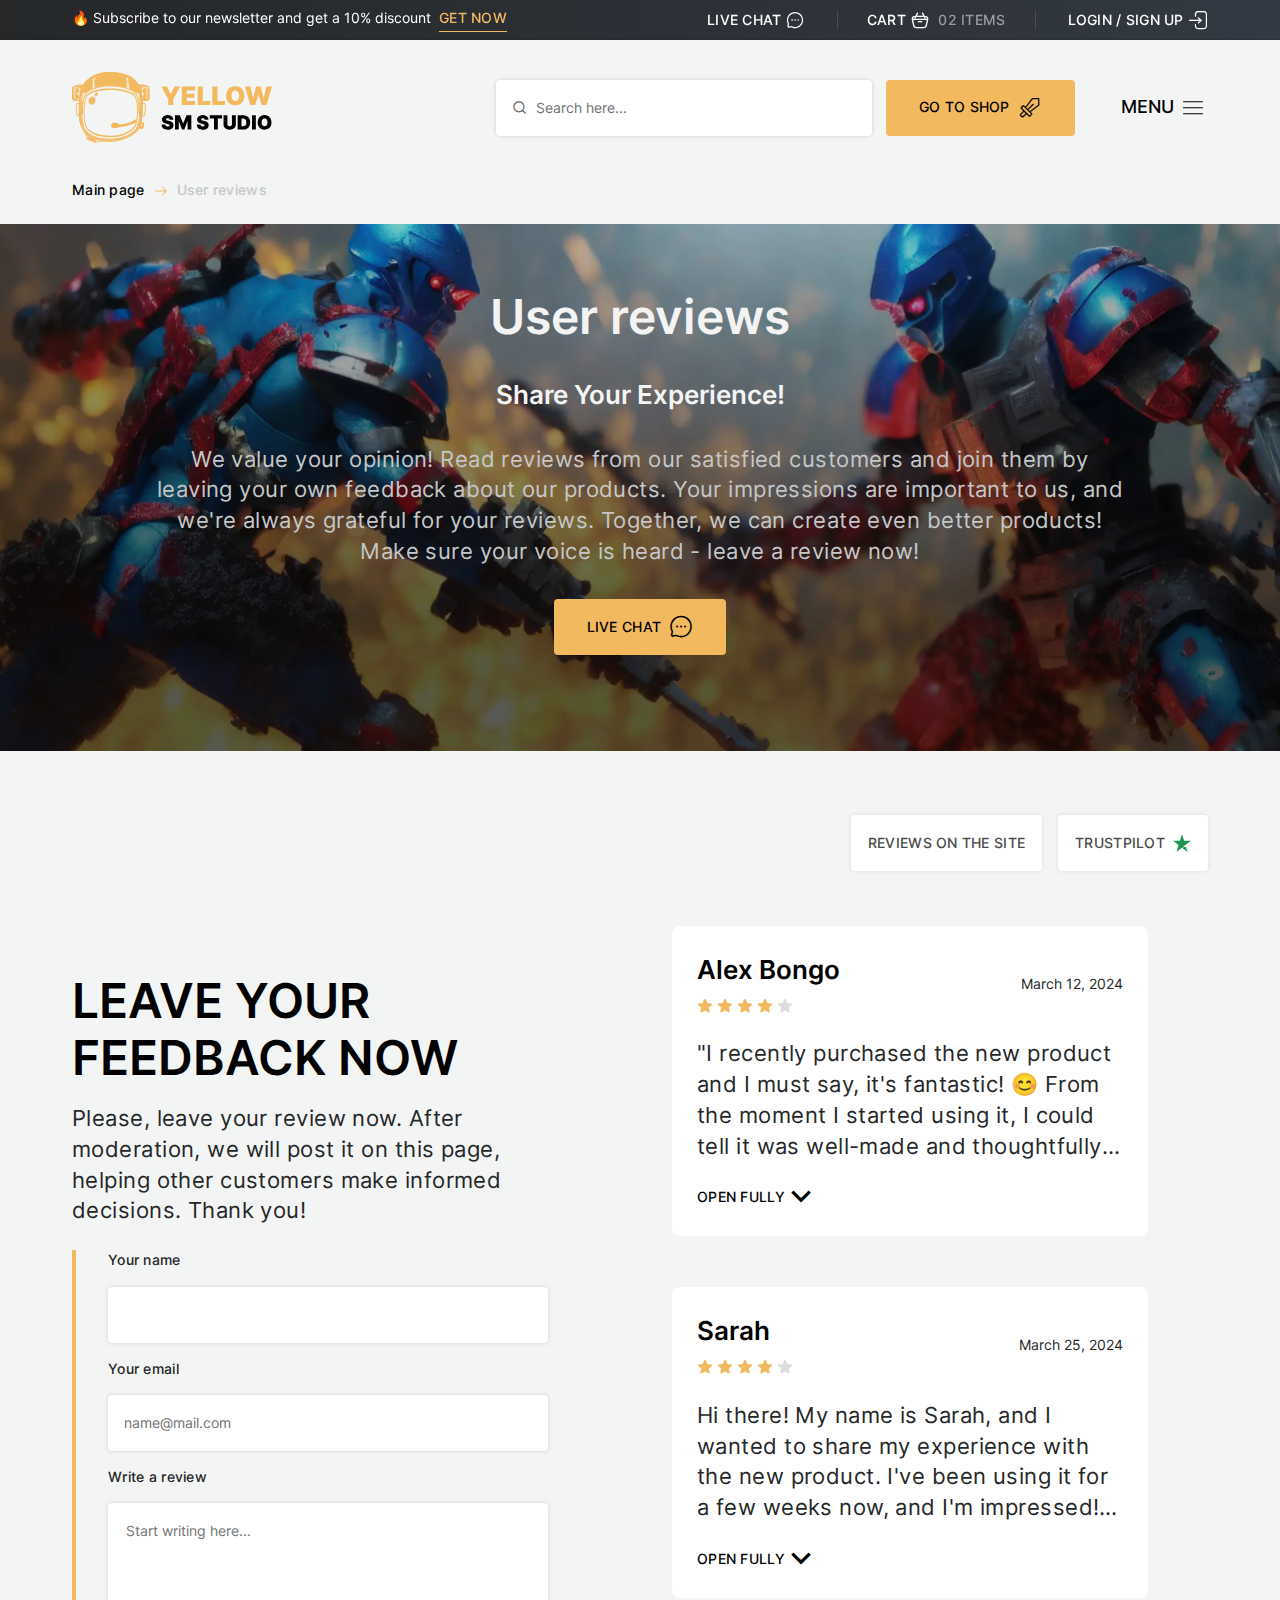
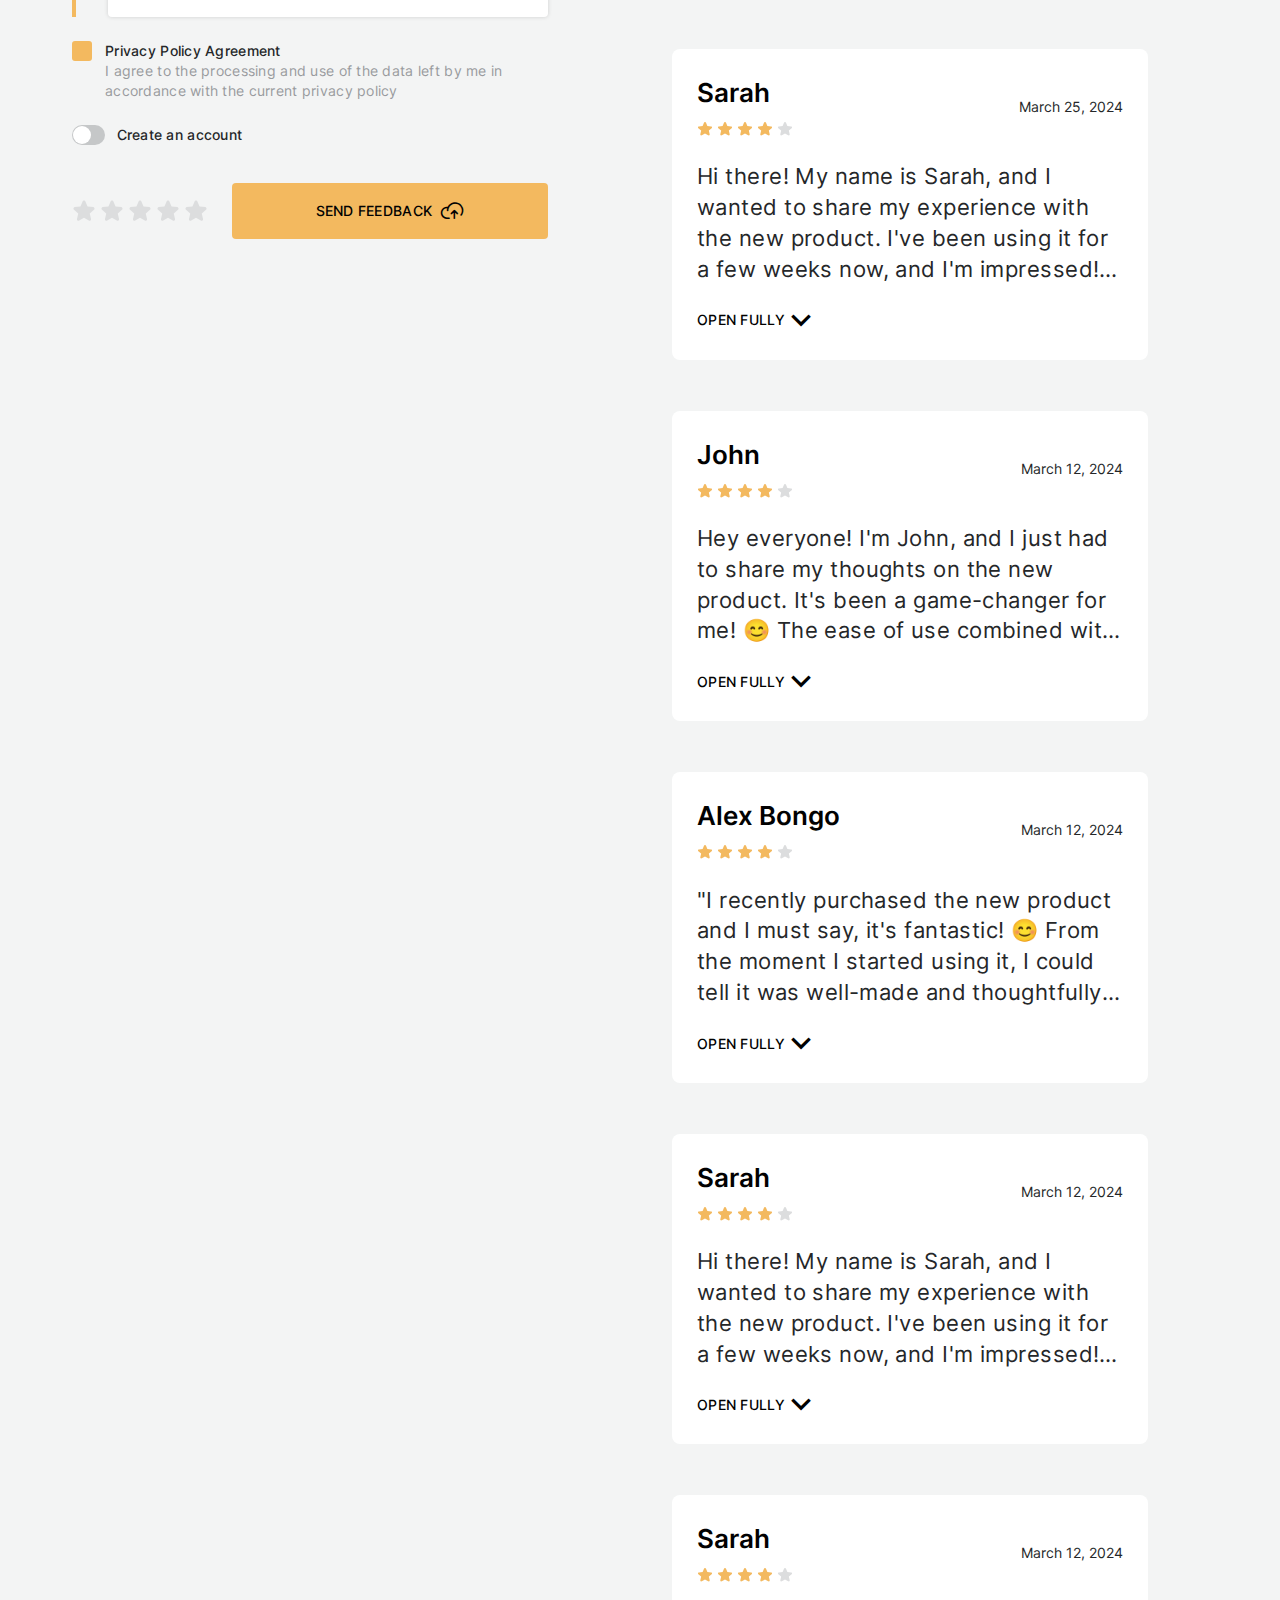
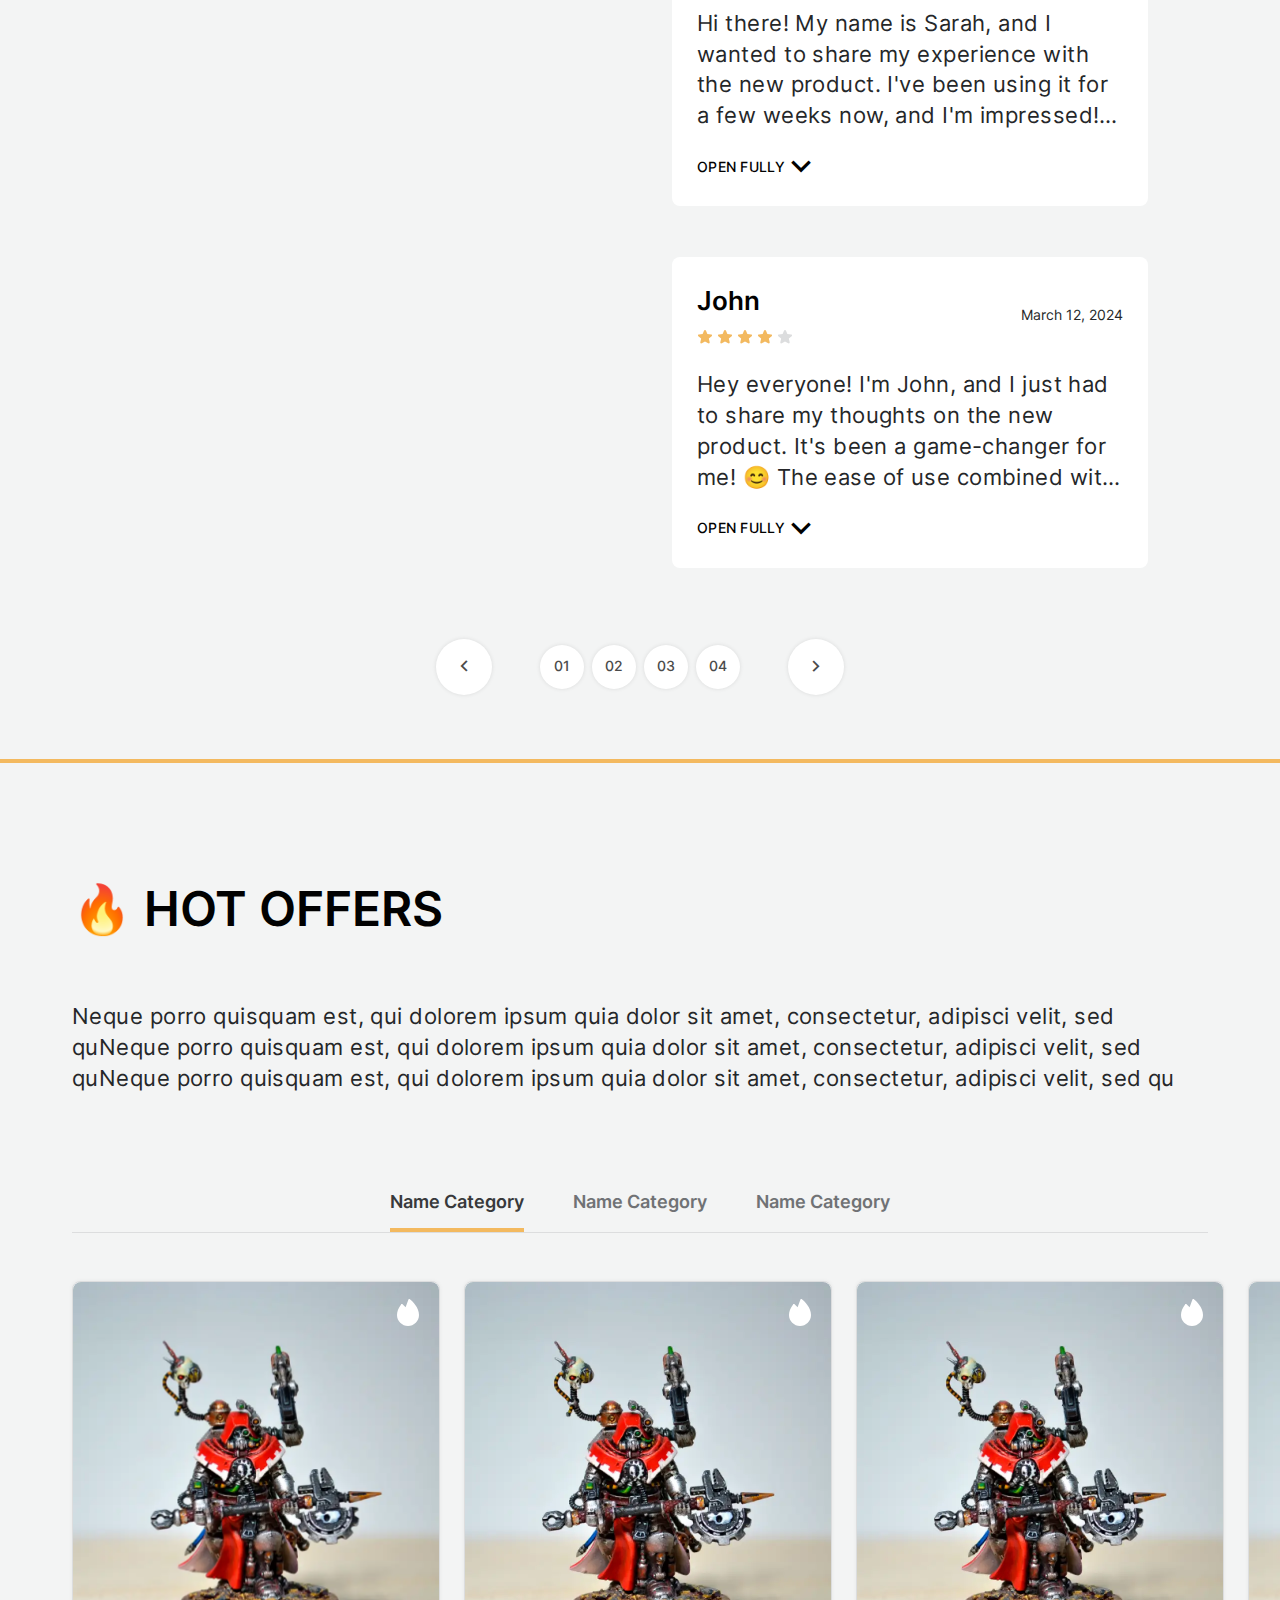
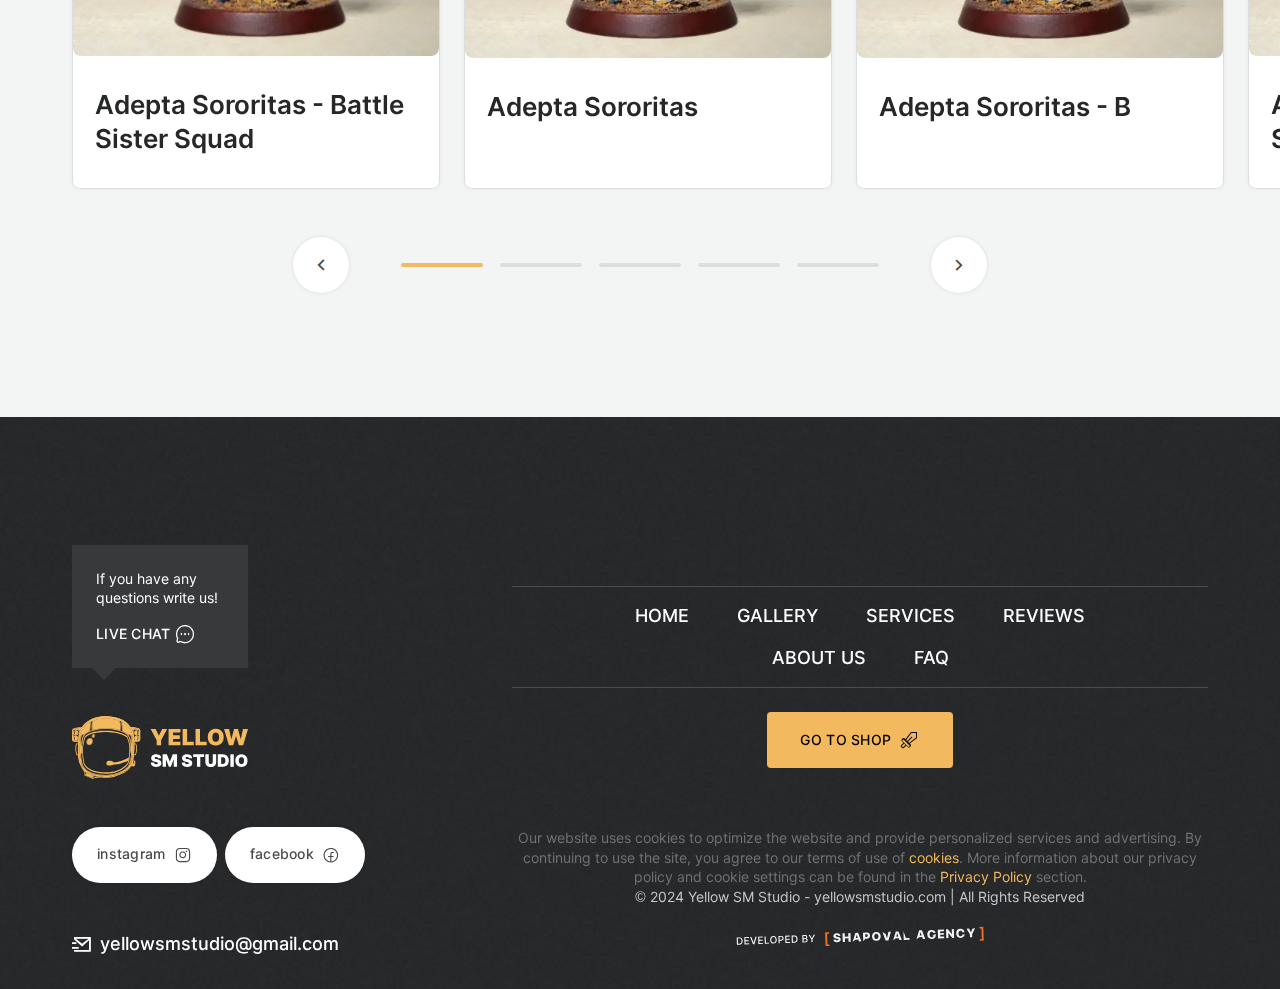
<file: reviews.html>
<!DOCTYPE html>
<html lang="en">

<head>
  <meta charset="UTF-8">
  <meta name="viewport" content="width=device-width, initial-scale=1.0">
  <link rel="icon" type="image/png" href="img/Favicon.png">
  <link rel="stylesheet" href="style/swiper-bundle.min.css">
  <link rel="stylesheet" href="style/jquery.fancybox.min.css">
  <link rel="stylesheet" href="style/reset.css">
  <link rel="stylesheet" href="style/icons.css">
  <link rel="stylesheet" href="style/style.css">
  <title>Gart Tech Reviews</title>
</head>

<body class="body">
  <!-- Sub Header -->
  <div class="subheader">
    <div class="wrapper">
      <div class="subheader__container">
        <div class="subheader__promotion">
          🔥 Subscribe to our newsletter and get a 10% discount
          <a href="#" class="link2">GET NOW</a>
        </div>
        <div class="subheader__navigation">
          <div class="subheader__chat">
            <button class="subheader__chat-btn link chat" aria-label="LIVE CHAT">
              LIVE CHAT
              <span class="icon-NameChat-Round-Dots"></span>
            </button>
          </div>
          <div class="subheader__basket">
            <div class="subheader__basket-btn link">
              CART<span class="icon-NameCart-4"></span>
            </div>
            <div class="subheader__basket-quantity open-basket">02 ITEMS</div>
          </div>
          <div class="subheader__entrance">
            <button class="subheader__entrance-btn link authorization-open" aria-label="LOGIN / SIGN UP">
              LOGIN / SIGN UP
              <span class="icon-NameLogin-2"></span>
            </button>
          </div>
        </div>
      </div>
    </div>
  </div>

  <!-- LOGIN / SIGN UP -->
  <div class="authorization">
    <div class="authorization__container">
      <button class="authorization__close icon-Nameclose-line" aria-label="button close modal LOGIN / SIGN UP"></button>

      <!-- SIGN UP -->
      <div class="authorization__sign-up authorization__content">
        <p>Sign up</p>
        <span>Enter your credentials to register on the site</span>
        <form id="signUpForm" class="authorization__form">
          <div class="authorization__form-input">
            <label for="email">Email address</label>
            <div class="form-group input-style">
              <span class="authorization__form-input-icon icon-NameEnvelopeSimple"></span>
              <input type="email" id="email" name="email" placeholder="name@mail.com"
                pattern="^\w+([\.-]?\w+)*@\w+([\.-]?\w+)*(\.\w{2,3})+$" title="Email" required>
            </div>
            <div class="validation-message"></div>
          </div>

          <div class="authorization__form-input">
            <label for="password">Password:</label>
            <div class="form-group input-style">
              <span class="authorization__form-input-icon icon-NameKey"></span>
              <input type="password" id="password" name="password" pattern=".{8,}" placeholder="Enter your password"
                title="Password must be at least 8 characters long">
              <span class="password-toggle" onclick="togglePasswordVisibility('password')">
                <img width="18" height="18" class="see-password" src="img/open-pasword.svg"
                  alt="Toggle Password Visibility">
                <!-- <img width="18" height="18" class="hide-password" src="img/open-pasword.svg" alt="Toggle Password Private"/> -->
              </span>
            </div>
            <span class="validation-message"></span>
          </div>

          <div class="authorization__form-input">
            <label for="repeat-password">Repeat the password:</label>
            <div class="form-group input-style">
              <span class="authorization__form-input-icon icon-NameKey"></span>
              <input type="password" id="repeat-password" name="repeat-password" pattern=".{8,}"
                placeholder="Please re-enter your password" title="Password must be at least 8 characters long">
              <span class="password-toggle" onclick="togglePasswordVisibility('repeat-password')">
                <img width="18" height="18" class="see-password" src="img/open-pasword.svg"
                  alt="Toggle Password Visibility">
                <!-- <img width="18" height="18" class="hide-password" src="img/open-pasword.svg" alt="Toggle Password Private"/> -->
              </span>
            </div>
            <span class="validation-message" id="repeat-password-validation"></span>
          </div>
          <button type="button" onclick="validateAndSubmit()" class="submit btn" aria-label="button send SIGN UP">
            SIGN UP <span class="icon-NameLogin-2"></span>
          </button>
        </form>
        <div class="authorization__or">
          <span></span>
          <p>Or</p>
          <span></span>
        </div>
        <div class="authorization__additional">
          <a href="#">Sign up with Google
            <span>
              <img width="18" height="18" src="img/google-icon.svg" alt="Sign up with Google">
            </span>
          </a>
          <!-- <a href="#">Sign up with Apple
            <span>
              <img width="16" height="18" src="img/apple.svg" alt="Sign up with Apple">
            </span>
          </a> -->
        </div>
        <div class="authorization__change">
          <p>Already have an account?</p>
          <button class="authorization__sign-up-btn" aria-label="button send LOG IN">LOG IN</button>
        </div>
      </div>

      <!-- LOGIN -->
      <div class="authorization__login authorization__content">
        <p>Log in</p>
        <span>Enter your credentials to access your account</span>
        <form id="loginForm" class="authorization__form">
          <div class="authorization__form-input">
            <label for="email">Email address</label>
            <div class="form-group input-style">
              <span class="authorization__form-input-icon icon-NameEnvelopeSimple"></span>
              <input type="email" id="email2" name="email" placeholder="name@mail.com"
                pattern="^\w+([\.-]?\w+)*@\w+([\.-]?\w+)*(\.\w{2,3})+$" title="Email" required>
            </div>
            <div class="validation-message"></div>
          </div>

          <div class="authorization__form-input">
            <label for="password">Password:</label>
            <div class="form-group input-style">
              <span class="authorization__form-input-icon icon-NameKey"></span>
              <input type="password" id="password2" name="password" pattern=".{8,}" placeholder="Enter your password"
                title="Password must be at least 8 characters long">
              <span class="password-toggle" onclick="togglePasswordVisibility('password')">
                <img width="18" height="18" class="see-password" src="img/open-pasword.svg"
                  alt="Toggle Password Visibility">
                <!-- <img width="18" height="18" class="hide-password" src="img/open-pasword.svg" alt="Toggle Password Private"/> -->
              </span>
            </div>
            <span class="validation-message"></span>
          </div>

          <button type="button" onclick="validateAndSubmit()" class="submit btn" aria-label="button send LOG IN">
            LOG IN <span class="icon-NameLogin-2"></span>
          </button>

          <div class="authorization__form-checkbox">
            <label>
              <input type="checkbox" name="сheckbox" value="checked" title="Remember me">
              <span class="checkbox-custom"></span>
              <span class="checkbox-value">Remember me</span>
            </label>
            <a href="#" class="fargot-password" target="_blank">FORGOT PASSWORD?</a>
          </div>
        </form>
        <div class="authorization__or">
          <span></span>
          <p>Or</p>
          <span></span>
        </div>
        <div class="authorization__additional">
          <a href="#">Sign up with Google
            <span>
              <img width="18" height="18" src="img/google-icon.svg" alt="Sign up with Google">
            </span>
          </a>
          <!-- <a href="#">Sign up with Apple
            <span>
              <img width="16" height="18" src="img/apple.svg" alt="Sign up with Apple">
            </span>
          </a> -->
        </div>
        <div class="authorization__change">
          <p>Are you new here?</p>
          <a href="sign-up.html" class="authorization__login-btn ">CREATE ACCOUNT</a>
        </div>
      </div>
    </div>
  </div>

  <!-- Basket -->
  <section class="basket">
    <div class="basket_wrapper">
      <button class="basket__close" aria-label="button close modal basket">
        CLOSE <span class="icon-Nameclose-line"></span>
      </button>
      <div class="basket__content">
        <h2>My Cart <span class="basket__value btn">3</span></h2>
        <div class="basket__container">
          <div class="basket__card">
            <div class="basket__card-box">
              <div class="basket__card-img">
                <picture>
                  <source srcset="img/gallery-obj1.webp" type="image/webp">
                  <source srcset="img/gallery-obj1.jpg" type="image/jpg">
                  <img width="640" height="552" src="img/gallery-obj1.jpg" alt="Forge Your Legendary Army Today!">
                </picture>
              </div>
              <div class="basket__card-description">
                <div class="basket__card-description-title">
                  <p>Adepta Sororitas - Battle Sister Squad</p>
                  <span class="card-delate icon-NameTrash"></span>
                </div>
                <div class="basket__card-description-price">
                  <p class="basket__content-value">10$</p>
                  <div class="quantity">
                    <button class="btn minus-btn icon-NameMinus" aria-label="button minus"></button>
                    <input type="text" class="quantity-input" value="1" readonly title="quantity">
                    <button class="btn plus-btn icon-NamePlus" aria-label="button add"></button>
                  </div>
                </div>
              </div>
            </div>
            <div class="basket__textarea additional-class">
              <div class="toggle">
                Add a comment <span class="icon-NameArrow-DOWN"></span>
              </div>
              <form class="hidden">
                <textarea></textarea>
              </form>
            </div>
          </div>

          <div class="basket__card">
            <div class="basket__card-box">
              <div class="basket__card-img">
                <picture>
                  <source srcset="img/hot-offers-img.webp" type="image/webp">
                  <source srcset="img/hot-offers-img.jpg" type="image/jpg">
                  <img width="736" height="752" src="img/hot-offers-img.jpg" alt="Forge Your Legendary Army Today!">
                </picture>
              </div>
              <div class="basket__card-description">
                <div class="basket__card-description-title">
                  <p>Adepta Sororitas - Battle Sister Squad</p>
                  <span class="card-delate icon-NameTrash"></span>
                </div>
                <div class="basket__card-description-price">
                  <p class="basket__content-value">10$</p>
                  <div class="quantity">
                    <button class="btn minus-btn" aria-label="button minus">-</button>
                    <input type="text" class="quantity-input" value="1" title="quantity">
                    <button class="btn plus-btn" aria-label="button add">+</button>
                  </div>
                </div>
              </div>
            </div>
            <div class="basket__textarea">
              <div class="toggle">
                Add a comment <span class="icon-NameArrow-DOWN"></span>
              </div>
              <form class="hidden">
                <textarea></textarea>
              </form>
            </div>
          </div>

          <div class="basket__card">
            <div class="basket__card-box">
              <div class="basket__card-img">
                <picture>
                  <source srcset="img/hot-offers-img2.webp" type="image/webp">
                  <source srcset="img/hot-offers-img2.jpg" type="image/jpg">
                  <img width="736" height="752" src="img/hot-offers-img2.jpg" alt="Forge Your Legendary Army Today!">
                </picture>
              </div>
              <div class="basket__card-description">
                <div class="basket__card-description-title">
                  <p>Adepta Sororitas - Battle Sister Squad</p>
                  <span class="card-delate icon-NameTrash"></span>
                </div>
                <div class="basket__card-description-price">
                  <p class="basket__content-value">10$</p>
                  <div class="quantity">
                    <button class="btn minus-btn" aria-label="button minus">-</button>
                    <input type="text" class="quantity-input" value="1" title="quantity">
                    <button class="btn plus-btn" aria-label="button add">+</button>
                  </div>
                </div>
              </div>
            </div>
            <div class="basket__textarea">
              <div class="toggle">
                Add a comment <span class="icon-NameArrow-DOWN"></span>
              </div>
              <form class="hidden">
                <textarea></textarea>
              </form>
            </div>
          </div>
        </div>
        <div class="basket__footer">
          <div class="basket__sumbal">
            <p>SUBTOTAL:<span id="sum"></span></p>
          </div>
          <div class="basket__navigation">
            <a href="index.html" class="continue__shopping"><span class="icon-NameArrow-left"></span>CONTINUE
              SHOPPING</a>
            <a href="checkout.html" class="continue__checkout btn">CHECKOUT<span class="icon-myArrowright"></span></a>
          </div>
        </div>
      </div>
    </div>
  </section>

  <!-- Menu -->
  <div class="menu">
    <div class="menu__overflow">
      <button class="close-btn" aria-label="button close modal menu">
        CLOSE<span class="icon-Nameclose-line"></span>
      </button>
      <div class="menu__content">
        <nav class="menu__navigation">
          <ul>
            <li>
              <a href="index.html" class="link menu__link">HOME</a>
            </li>
            <li>
              <a href="gallery.html" class="link menu__link">GALLERY</a>
            </li>
            <li>
              <a href="reviews.html" class="link menu__link">REVIEWS</a>
            </li>
            <li>
              <a href="about-us.html" class="link menu__link">ABOUT US</a>
            </li>
            <li>
              <a href="faq.html" class="link menu__link">FAQ</a>
            </li>
            <li class="menu__navigation-none">
              <button class="link authorization-open" onclick="initializeModal()"
                aria-label="open modal LOGIN / SIGN UP">
                LOGIN / SIGN UP
                <span class="icon-NameLogin-2"></span>
              </button>
            </li>
            <li class="go-to-shop">
              <a href="services.html" class="btn">GO TO SHOP<span class="icon-NameSword"></span></a>
            </li>
          </ul>
        </nav>
        <div class="menu__services">
          <h2>SERVICES</h2>
          <div class="menu__services-box">
            <article onclick="window.open('services.html', '_blank')" class="card menu__link">
              <div class="menu__services-box-img">
                <picture>
                  <source srcset="img/menu-services-obj1.webp" type="image/webp">
                  <source srcset="img/menu-services-obj1.jpg" type="image/jpeg">
                  <img src="img/menu-services-obj1.jpg" alt="COMMISSION IMAGE">
                </picture>
              </div>
              <div class="menu__services-box-text">
                <h3>COMMISSION</h3>
              </div>
            </article>

            <article onclick="window.open('services.html', '_blank')" class="card menu__link">
              <div class="menu__services-box-img">
                <picture>
                  <source srcset="img/menu-services-obj2.webp" type="image/webp">
                  <source srcset="img/menu-services-obj2.jpg" type="image/jpeg">
                  <img src="img/menu-services-obj2.jpg" alt="BUY NOW">
                </picture>
              </div>
              <div class="menu__services-box-text">
                <h3>BUY NOW</h3>
              </div>
            </article>

            <article onclick="window.open('services.html', '_blank')" class="card menu__link">
              <div class="menu__services-box-img">
                <picture>
                  <source srcset="img/menu-services-obj3.webp" type="image/webp">
                  <source srcset="img/menu-services-obj3.jpg" type="image/jpg">
                  <img src="img/menu-services-obj3.jpg" alt="CUSTOM SERVICES">
                </picture>
              </div>
              <div class="menu__services-box-text">
                <h3>CUSTOM SERVICES</h3>
              </div>
            </article>
          </div>
        </div>
        <div class="menu__chat">
          <p>If you have any questions write us!</p>
          <button class="chat menu__link" aria-label="open LIVE CHAT">
            LIVE CHAT
            <span class="icon-NameChat-Round-Dots"></span>
          </button>
        </div>
      </div>
    </div>
  </div>

  <!-- Header -->
  <header class="header">
    <div class="wrapper">
      <div class="header__container">
        <div class="header__logo">
          <a href="index.html">
            <img width="200" height="71" src="img/logo.svg" alt="Gart Tech logotype">
          </a>
        </div>
        <div class="header__navigation">
          <div class="header__navigation-search">
            <div class="header__navigation-search-box icon-NameSearch">
              <input type="text" id="searchInput" placeholder="Search here..." title="Search here...">
              <span class="icon-NameArrow-left header__submit"><input type="submit" value="" class="header__submit-btn"
                  title="submit"></span>
            </div>
            <button class="search-open icon-NameSearch" aria-label="burger menu"></button>
            <div class="search-btn btn">
              <span></span>
              <span></span>
              <span></span>
            </div>
          </div>
          <div class="header__navigation-btn-shop">
            <a href="services.html" class="btn">
              GO TO SHOP<span class="icon-NameSword"></span>
            </a>
          </div>
          <div class="header__navigation-menu">
            <span>MENU</span>
            <div class="menu-btn">
              <span></span>
              <span></span>
              <span></span>
            </div>
          </div>
        </div>
      </div>
    </div>
  </header>

  <main>
    <!-- Hero -->
    <section class="sihn-up__hero">
      <div class="breadcrumbs">
        <div class="wrapper">
          <div class="breadcrumbs__container">
            <span class="breadcrumbs__container-box">
              <span>
                <a href="index.html" class="link">Main page</a>
              </span>
              <span class="brDevider">
                <img src="img/breadcrumbs-arrow.svg" width="16" height="16" alt="icon" />
              </span>
              <span class="breadcrumb_last" aria-current="page">User reviews</span>
            </span>
          </div>
        </div>
      </div>

      <div class="sihn-up__hero-container hero__smoll">
        <div class="tab-content tab-content2">
          <div class="tab-pane active">
            <div class="sihn-up__hero-img">
              <picture>
                <source srcset="img/reviews-hero.webp" type="image/webp" />
                <source srcset="img/reviews-hero.jpg" type="image/jpg" />
                <img width="3840" height="852" src="img/reviews-hero.jpg" alt="Banner" />
              </picture>
            </div>
            <div class="sihn-up__hero-content banner-title">
              <div class="wrapper">
                <h1>User reviews</h1>
                <h2>Share Your Experience!</h2>
                <p>
                  We value your opinion! Read reviews from our satisfied
                  customers and join them by leaving your own feedback about
                  our products. Your impressions are important to us, and
                  we're always grateful for your reviews. Together, we can
                  create even better products! Make sure your voice is heard -
                  leave a review now!
                </p>
                <button class="btn">
                  LIVE CHAT <span class="icon-NameChat-Round-Dots"></span>
                </button>
              </div>
            </div>
          </div>
        </div>
      </div>
    </section>

    <!-- LEAVE YOUR FEEDBACK NOW -->
    <section class="reviews-page">
      <div class="wrapper">
        <div class="reviews-page_top">
          <button class="btn-white">REVIEWS ON THE SITE</button>
          <button class="btn-white">
            TRUSTPILOT
            <img width="18" height="18" src="img/trust.svg" alt="icon" />
          </button>
        </div>
        <div class="reviews-page__main">
          <div class="reviews-page__main-left">
            <div class="reviews-page__main-left-title">
              <h2>LEAVE YOUR FEEDBACK NOW</h2>
              <p>
                Please, leave your review now. After moderation, we will post
                it on this page, helping other customers make informed
                decisions. Thank you!
              </p>
            </div>

            <div class="reviews-page__main-left-form">
              <form action="">
                <div class="reviews-page__main-left-form-wrapper">
                  <div class="authorization__form-input">
                    <label for="name">Your name</label>
                    <div class="form-group input-style">
                      <input type="name" id="name" name="name" />
                    </div>
                  </div>

                  <div class="authorization__form-input">
                    <label for="emailForm">Your email</label>
                    <div class="form-group input-style">
                      <input type="email" id="emailForm" name="emailForm" placeholder="name@mail.com"
                        pattern="^\w+([\.-]?\w+)*@\w+([\.-]?\w+)*(\.\w{2,3})+$" required />
                    </div>
                  </div>

                  <div class="authorization__form-input authorization__form-textarea">
                    <label for="message">Write a review</label>
                    <div class="form-group input-style">
                      <textarea name="message" id="message" cols="30" rows="10"
                        placeholder="Start writing here..."></textarea>
                    </div>
                  </div>
                </div>

                <div class="authorization__form-checkbox">
                  <label>
                    <input type="checkbox" name="сheckbox" value="checked" />
                    <span class="checkbox-custom"></span>
                    <span class="checkbox-value">Privacy Policy Agreement<b>I agree to the processing and use of the
                        data left by
                        me in accordance with the current privacy policy</b></span>
                  </label>
                </div>

                <div class="form__toggle">
                  <label class="toggle toggle-reviews">
                    <input type="checkbox" id="darkbutton" />
                    <span class="swipe round" id="mode-slider"></span>
                  </label>
                  <span class="dark-head">Create an account</span>
                </div>

                <div class="form__submit">
                  <div id="star-rating">
                    <img width="136" height="24" src="img/star.svg" alt="icon" />
                  </div>
                  <button type="submit" class="btn">
                    SEND FEEDBACK <span class="icon-NameCloudArrowUp"></span>
                  </button>
                </div>
              </form>
            </div>
          </div>
          <div class="reviews-page__main-right">
            <div class="reviews-page__card">
              <div class="reviews-page__card-title">
                <div class="reviews-page__card-title-name">
                  <p>Alex Bongo</p>
                  <div class="reviews-page__card-title-star">
                    <img width="96" height="16" src="img/star-card.svg" alt="icon" />
                  </div>
                </div>
                <div class="reviews-page__card-title-date">
                  March 12, 2024
                </div>
              </div>
              <div class="reviews-page__card-text-box">
                <div class="reviews-page__card-text">
                  "I recently purchased the new product and I must say, it's
                  fantastic! 😊 From the moment I started using it, I could
                  tell it was well-made and thoughtfully designed. The
                  features are incredibly useful, and it's made my life so
                  much easier. I particularly love the sleek design and
                  user-friendly interface. Overall, I'm extremely satisfied
                  with my purchase and would highly recommend it to others!
                  👍"
                </div>
                <button class="reviews-page__card-text-open link toggle-button">
                  OPEN FULLY <span class="icon-NameArrow-DOWN"></span>
                </button>
              </div>
            </div>
            <div class="reviews-page__card">
              <div class="reviews-page__card-title">
                <div class="reviews-page__card-title-name">
                  <p>Sarah</p>
                  <div class="reviews-page__card-title-star">
                    <img width="96" height="16" src="img/star-card.svg" alt="icon" />
                  </div>
                </div>
                <div class="reviews-page__card-title-date">
                  March 25, 2024
                </div>
              </div>
              <div class="reviews-page__card-text-box">
                <div class="reviews-page__card-text">
                  Hi there! My name is Sarah, and I wanted to share my
                  experience with the new product. I've been using it for a
                  few weeks now, and I'm impressed! 😊 Not only is it easy to
                  use, but it's also incredibly versatile. Whether I'm at home
                  or on the go, it's become an essential part of my daily
                  routine. I can't imagine life without it now! Highly
                  recommend giving it a try
                </div>
                <button class="reviews-page__card-text-open link toggle-button">
                  OPEN FULLY <span class="icon-NameArrow-DOWN"></span>
                </button>
              </div>
            </div>
            <div class="reviews-page__card">
              <div class="reviews-page__card-title">
                <div class="reviews-page__card-title-name">
                  <p>Sarah</p>
                  <div class="reviews-page__card-title-star">
                    <img width="96" height="16" src="img/star-card.svg" alt="icon" />
                  </div>
                </div>
                <div class="reviews-page__card-title-date">
                  March 25, 2024
                </div>
              </div>
              <div class="reviews-page__card-text-box">
                <div class="reviews-page__card-text">
                  Hi there! My name is Sarah, and I wanted to share my
                  experience with the new product. I've been using it for a
                  few weeks now, and I'm impressed! 😊 Not only is it easy to
                  use, but it's also incredibly versatile. Whether I'm at home
                  or on the go, it's become an essential part of my daily
                  routine. I can't imagine life without it now! Highly
                  recommend giving it a try
                </div>
                <button class="reviews-page__card-text-open link toggle-button">
                  OPEN FULLY <span class="icon-NameArrow-DOWN"></span>
                </button>
              </div>
            </div>
            <div class="reviews-page__card">
              <div class="reviews-page__card-title">
                <div class="reviews-page__card-title-name">
                  <p>John</p>
                  <div class="reviews-page__card-title-star">
                    <img width="96" height="16" src="img/star-card.svg" alt="icon" />
                  </div>
                </div>
                <div class="reviews-page__card-title-date">
                  March 12, 2024
                </div>
              </div>
              <div class="reviews-page__card-text-box">
                <div class="reviews-page__card-text">
                  Hey everyone! I'm John, and I just had to share my thoughts
                  on the new product. It's been a game-changer for me! 😊 The
                  ease of use combined with its impressive features makes it
                  stand out from the crowd. I've been using it for a while
                  now, and I can't imagine going back to anything else. Highly
                  recommend giving it a try!
                </div>
                <button class="reviews-page__card-text-open link toggle-button">
                  OPEN FULLY <span class="icon-NameArrow-DOWN"></span>
                </button>
              </div>
            </div>
            <div class="reviews-page__card">
              <div class="reviews-page__card-title">
                <div class="reviews-page__card-title-name">
                  <p>Alex Bongo</p>
                  <div class="reviews-page__card-title-star">
                    <img width="96" height="16" src="img/star-card.svg" alt="icon" />
                  </div>
                </div>
                <div class="reviews-page__card-title-date">
                  March 12, 2024
                </div>
              </div>
              <div class="reviews-page__card-text-box">
                <div class="reviews-page__card-text">
                  "I recently purchased the new product and I must say, it's
                  fantastic! 😊 From the moment I started using it, I could
                  tell it was well-made and thoughtfully designed. The
                  features are incredibly useful, and it's made my life so
                  much easier. I particularly love the sleek design and
                  user-friendly interface. Overall, I'm extremely satisfied
                  with my purchase and would highly recommend it to others!
                  👍"
                </div>
                <button class="reviews-page__card-text-open link toggle-button">
                  OPEN FULLY <span class="icon-NameArrow-DOWN"></span>
                </button>
              </div>
            </div>
            <div class="reviews-page__card">
              <div class="reviews-page__card-title">
                <div class="reviews-page__card-title-name">
                  <p>Sarah</p>
                  <div class="reviews-page__card-title-star">
                    <img width="96" height="16" src="img/star-card.svg" alt="icon" />
                  </div>
                </div>
                <div class="reviews-page__card-title-date">
                  March 12, 2024
                </div>
              </div>
              <div class="reviews-page__card-text-box">
                <div class="reviews-page__card-text">
                  Hi there! My name is Sarah, and I wanted to share my
                  experience with the new product. I've been using it for a
                  few weeks now, and I'm impressed! 😊 Not only is it easy to
                  use, but it's also incredibly versatile. Whether I'm at home
                  or on the go, it's become an essential part of my daily
                  routine. I can't imagine life without it now! Highly
                  recommend giving it a try
                </div>
                <button class="reviews-page__card-text-open link toggle-button">
                  OPEN FULLY <span class="icon-NameArrow-DOWN"></span>
                </button>
              </div>
            </div>
            <div class="reviews-page__card">
              <div class="reviews-page__card-title">
                <div class="reviews-page__card-title-name">
                  <p>Sarah</p>
                  <div class="reviews-page__card-title-star">
                    <img width="96" height="16" src="img/star-card.svg" alt="icon" />
                  </div>
                </div>
                <div class="reviews-page__card-title-date">
                  March 12, 2024
                </div>
              </div>
              <div class="reviews-page__card-text-box">
                <div class="reviews-page__card-text">
                  Hi there! My name is Sarah, and I wanted to share my
                  experience with the new product. I've been using it for a
                  few weeks now, and I'm impressed! 😊 Not only is it easy to
                  use, but it's also incredibly versatile. Whether I'm at home
                  or on the go, it's become an essential part of my daily
                  routine. I can't imagine life without it now! Highly
                  recommend giving it a try
                </div>
                <button class="reviews-page__card-text-open link toggle-button">
                  OPEN FULLY <span class="icon-NameArrow-DOWN"></span>
                </button>
              </div>
            </div>
            <div class="reviews-page__card">
              <div class="reviews-page__card-title">
                <div class="reviews-page__card-title-name">
                  <p>John</p>
                  <div class="reviews-page__card-title-star">
                    <img width="96" height="16" src="img/star-card.svg" alt="icon" />
                  </div>
                </div>
                <div class="reviews-page__card-title-date">
                  March 12, 2024
                </div>
              </div>
              <div class="reviews-page__card-text-box">
                <div class="reviews-page__card-text">
                  Hey everyone! I'm John, and I just had to share my thoughts
                  on the new product. It's been a game-changer for me! 😊 The
                  ease of use combined with its impressive features makes it
                  stand out from the crowd. I've been using it for a while
                  now, and I can't imagine going back to anything else. Highly
                  recommend giving it a try!
                </div>
                <button class="reviews-page__card-text-open link toggle-button">
                  OPEN FULLY <span class="icon-NameArrow-DOWN"></span>
                </button>
              </div>
            </div>
          </div>
        </div>
        <div class="reviews-page_bottom">
          <div class="services-main__box-card-pagination">
            <div class="services-main__box-card-pagination-btn icon-NameArrow-left"></div>
            <ul class="services-main__box-card-pagination-value">
              <li class="services-main__box-card-pagination-btn">01</li>
              <li class="services-main__box-card-pagination-btn">02</li>
              <li class="services-main__box-card-pagination-btn">03</li>
              <li class="services-main__box-card-pagination-btn">04</li>
            </ul>
            <div class="services-main__box-card-pagination-btn icon-myArrowright"></div>
          </div>
        </div>
      </div>
    </section>

    <!-- HOT OFFERS -->
    <section class="hot-offers hot-offers-rev">
      <div class="wrapper">
        <div class="gallery__container">
          <div class="gallery__container-header">
            <div class="gallery__container-header-title">
              <h2>
                🔥 HOT <br />
                OFFERS
              </h2>
            </div>
            <div class="gallery__container-header-text">
              <p>
                Neque porro quisquam est, qui dolorem ipsum quia dolor sit
                amet, consectetur, adipisci velit, sed quNeque porro quisquam
                est, qui dolorem ipsum quia dolor sit amet, consectetur,
                adipisci velit, sed quNeque porro quisquam est, qui dolorem
                ipsum quia dolor sit amet, consectetur, adipisci velit, sed qu
              </p>
            </div>
          </div>
          <div class="gallery__container-main tabs">
            <div class="hot-offers__tabs">
              <button class="tablink active" onclick="openTab('category1')">
                Name Category
              </button>
              <button class="tablink" onclick="openTab('category2')">
                Name Category
              </button>
              <button class="tablink" onclick="openTab('category3')">
                Name Category
              </button>
            </div>

            <div id="category1" class="tabcontent" style="display: block">
              <div class="hot-offers__swiper category1 swiper-container">
                <div class="gallery__wrapper swiper-wrapper">
                  <article class="gallery__slide swiper-slide">
                    <div class="gallery__content hot-offers__content">
                      <div class="hot-offers-box-img">
                        <a href="img/hot-offers-img.jpg" data-fancybox="hot-offers1" class="hot-offers-img">
                          <picture>
                            <source srcset="img/hot-offers-img.webp" type="image/webp" />
                            <source srcset="img/hot-offers-img.jpg" type="image/jpg" />
                            <img width="736" height="752" src="img/hot-offers-img.jpg"
                              alt="Adepta Sororitas - Battle Sister Squad" />
                          </picture>
                        </a>
                        <span class="hot-offers__status">
                          <img width="32" height="32" src="img/fire.svg" alt="icon" />
                        </span>
                      </div>
                      <div class="hot-offers__description">
                        <h3>Adepta Sororitas - Battle Sister Squad</h3>
                      </div>
                    </div>
                  </article>

                  <article class="gallery__slide swiper-slide">
                    <div class="gallery__content hot-offers__content">
                      <div class="hot-offers-box-img">
                        <a href="img/hot-offers-img.jpg" data-fancybox="hot-offers1" class="hot-offers-img">
                          <picture>
                            <source srcset="img/hot-offers-img.webp" type="image/webp" />
                            <source srcset="img/hot-offers-img.jpg" type="image/jpg" />
                            <img width="736" height="752" src="img/hot-offers-img.jpg"
                              alt="Adepta Sororitas - Battle Sister Squad" />
                          </picture>
                        </a>
                        <span class="hot-offers__status">
                          <img width="32" height="32" src="img/fire.svg" alt="icon" />
                        </span>
                      </div>
                      <div class="hot-offers__description">
                        <h3>Adepta Sororitas</h3>
                      </div>
                    </div>
                  </article>

                  <article class="gallery__slide swiper-slide">
                    <div class="gallery__content hot-offers__content">
                      <div class="hot-offers-box-img">
                        <a href="img/hot-offers-img.jpg" data-fancybox="hot-offers1" class="hot-offers-img">
                          <picture>
                            <source srcset="img/hot-offers-img.webp" type="image/webp" />
                            <source srcset="img/hot-offers-img.jpg" type="image/jpg" />
                            <img width="736" height="752" src="img/hot-offers-img.jpg"
                              alt="Adepta Sororitas - Battle Sister Squad" />
                          </picture>
                        </a>
                        <span class="hot-offers__status">
                          <img width="32" height="32" src="img/fire.svg" alt="icon" />
                        </span>
                      </div>
                      <div class="hot-offers__description">
                        <h3>Adepta Sororitas - B</h3>
                      </div>
                    </div>
                  </article>

                  <article class="gallery__slide swiper-slide">
                    <div class="gallery__content hot-offers__content">
                      <div class="hot-offers-box-img">
                        <a href="img/hot-offers-img.jpg" data-fancybox="hot-offers1" class="hot-offers-img">
                          <picture>
                            <source srcset="img/hot-offers-img.webp" type="image/webp" />
                            <source srcset="img/hot-offers-img.jpg" type="image/jpg" />
                            <img width="736" height="752" src="img/hot-offers-img.jpg"
                              alt="Adepta Sororitas - Battle Sister Squad" />
                          </picture>
                        </a>
                        <span class="hot-offers__status">
                          <img width="32" height="32" src="img/fire.svg" alt="icon" />
                        </span>
                      </div>
                      <div class="hot-offers__description">
                        <h3>Adepta Sororitas - Battle Sister Squad</h3>
                      </div>
                    </div>
                  </article>

                  <article class="gallery__slide swiper-slide">
                    <div class="gallery__content hot-offers__content">
                      <div class="hot-offers-box-img">
                        <a href="img/hot-offers-img.jpg" data-fancybox="hot-offers1" class="hot-offers-img">
                          <picture>
                            <source srcset="img/hot-offers-img.webp" type="image/webp" />
                            <source srcset="img/hot-offers-img.jpg" type="image/jpg" />
                            <img width="736" height="752" src="img/hot-offers-img.jpg"
                              alt="Adepta Sororitas - Battle Sister Squad" />
                          </picture>
                        </a>
                        <span class="hot-offers__status">
                          <img width="32" height="32" src="img/fire.svg" alt="icon" />
                        </span>
                      </div>
                      <div class="hot-offers__description">
                        <h3>Adepta Sororitas - Battle Sister Squad</h3>
                      </div>
                    </div>
                  </article>

                  <article class="gallery__slide swiper-slide">
                    <div class="gallery__content hot-offers__content">
                      <div class="hot-offers-box-img">
                        <a href="img/hot-offers-img.jpg" data-fancybox="hot-offers1" class="hot-offers-img">
                          <picture>
                            <source srcset="img/hot-offers-img.webp" type="image/webp" />
                            <source srcset="img/hot-offers-img.jpg" type="image/jpg" />
                            <img width="736" height="752" src="img/hot-offers-img.jpg"
                              alt="Adepta Sororitas - Battle Sister Squad" />
                          </picture>
                        </a>
                        <span class="hot-offers__status">
                          <img width="32" height="32" src="img/fire.svg" alt="icon" />
                        </span>
                      </div>
                      <div class="hot-offers__description">
                        <h3>Adepta Sororitas - Battle Sister Squad</h3>
                      </div>
                    </div>
                  </article>
                </div>
                <div class="gallery__navigation">
                  <div class="hot-offers-prev1 hero__arrow icon-NameArrow-left"></div>
                  <div class="hot-offers-pagination1 slider-pagination"></div>
                  <div class="hot-offers-next1 hero__arrow icon-myArrowright"></div>
                </div>
              </div>
            </div>

            <div id="category2" class="tabcontent">
              <div class="hot-offers__swiper category2 swiper-container">
                <div class="gallery__wrapper swiper-wrapper">
                  <article class="gallery__slide swiper-slide">
                    <div class="gallery__content hot-offers__content">
                      <div class="hot-offers-box-img">
                        <a href="img/hot-offers-img2.jpg" data-fancybox="hot-offers2" class="hot-offers-img">
                          <picture>
                            <source srcset="img/hot-offers-img2.webp" type="image/webp" />
                            <source srcset="img/hot-offers-img2.jpg" type="image/jpg" />
                            <img width="736" height="752" src="img/hot-offers-img2.jpg"
                              alt="Adepta Sororitas - Battle Sister Squad" />
                          </picture>
                        </a>
                        <span class="hot-offers__status">
                          <img width="32" height="32" src="img/fire.svg" alt="icon" />
                        </span>
                      </div>
                      <div class="hot-offers__description">
                        <h3>Adepta Sororitas - Battle Sister Squad</h3>
                      </div>
                    </div>
                  </article>

                  <article class="gallery__slide swiper-slide">
                    <div class="gallery__content hot-offers__content">
                      <div class="hot-offers-box-img">
                        <a href="img/hot-offers-img2.jpg" data-fancybox="hot-offers2" class="hot-offers-img">
                          <picture>
                            <source srcset="img/hot-offers-img2.webp" type="image/webp" />
                            <source srcset="img/hot-offers-img2.jpg" type="image/jpg" />
                            <img width="736" height="752" src="img/hot-offers-img2.jpg"
                              alt="Adepta Sororitas - Battle Sister Squad" />
                          </picture>
                        </a>
                        <span class="hot-offers__status">
                          <img width="32" height="32" src="img/fire.svg" alt="icon" />
                        </span>
                      </div>
                      <div class="hot-offers__description">
                        <h3>Adepta Sororitas - Battle Sister Squad</h3>
                      </div>
                    </div>
                  </article>

                  <article class="gallery__slide swiper-slide">
                    <div class="gallery__content hot-offers__content">
                      <div class="hot-offers-box-img">
                        <a href="img/hot-offers-img2.jpg" data-fancybox="hot-offers2" class="hot-offers-img">
                          <picture>
                            <source srcset="img/hot-offers-img2.webp" type="image/webp" />
                            <source srcset="img/hot-offers-img2.jpg" type="image/jpg" />
                            <img width="736" height="752" src="img/hot-offers-img2.jpg"
                              alt="Adepta Sororitas - Battle Sister Squad" />
                          </picture>
                        </a>
                        <span class="hot-offers__status">
                          <img width="32" height="32" src="img/fire.svg" alt="icon" />
                        </span>
                      </div>
                      <div class="hot-offers__description">
                        <h3>Adepta Sororitas - Battle Sister Squad</h3>
                      </div>
                    </div>
                  </article>

                  <article class="gallery__slide swiper-slide">
                    <div class="gallery__content hot-offers__content">
                      <div class="hot-offers-box-img">
                        <a href="img/hot-offers-img2.jpg" data-fancybox="hot-offers2" class="hot-offers-img">
                          <picture>
                            <source srcset="img/hot-offers-img2.webp" type="image/webp" />
                            <source srcset="img/hot-offers-img2.jpg" type="image/jpg" />
                            <img width="736" height="752" src="img/hot-offers-img2.jpg"
                              alt="Adepta Sororitas - Battle Sister Squad" />
                          </picture>
                        </a>
                        <span class="hot-offers__status">
                          <img width="32" height="32" src="img/fire.svg" alt="icon" />
                        </span>
                      </div>
                      <div class="hot-offers__description">
                        <h3>Adepta Sororitas - Battle Sister Squad</h3>
                      </div>
                    </div>
                  </article>

                  <article class="gallery__slide swiper-slide">
                    <div class="gallery__content hot-offers__content">
                      <div class="hot-offers-box-img">
                        <a href="img/hot-offers-img2.jpg" data-fancybox="hot-offers2" class="hot-offers-img">
                          <picture>
                            <source srcset="img/hot-offers-img2.webp" type="image/webp" />
                            <source srcset="img/hot-offers-img2.jpg" type="image/jpg" />
                            <img width="736" height="752" src="img/hot-offers-img2.jpg"
                              alt="Adepta Sororitas - Battle Sister Squad" />
                          </picture>
                        </a>
                        <span class="hot-offers__status">
                          <img width="32" height="32" src="img/fire.svg" alt="icon" />
                        </span>
                      </div>
                      <div class="hot-offers__description">
                        <h3>Adepta Sororitas - Battle Sister Squad</h3>
                      </div>
                    </div>
                  </article>

                  <article class="gallery__slide swiper-slide">
                    <div class="gallery__content hot-offers__content">
                      <div class="hot-offers-box-img">
                        <a href="img/hot-offers-img2.jpg" data-fancybox="hot-offers2" class="hot-offers-img">
                          <picture>
                            <source srcset="img/hot-offers-img2.webp" type="image/webp" />
                            <source srcset="img/hot-offers-img2.jpg" type="image/jpg" />
                            <img width="736" height="752" src="img/hot-offers-img2.jpg"
                              alt="Adepta Sororitas - Battle Sister Squad" />
                          </picture>
                        </a>
                        <span class="hot-offers__status">
                          <img width="32" height="32" src="img/fire.svg" alt="icon" />
                        </span>
                      </div>
                      <div class="hot-offers__description">
                        <h3>Adepta Sororitas - Battle Sister Squad</h3>
                      </div>
                    </div>
                  </article>
                </div>
                <div class="gallery__navigation">
                  <div class="hot-offers-prev2 hero__arrow icon-NameArrow-left"></div>
                  <div class="hot-offers-pagination2 slider-pagination"></div>
                  <div class="hot-offers-next2 hero__arrow icon-myArrowright"></div>
                </div>
              </div>
            </div>

            <div id="category3" class="tabcontent">
              <div class="hot-offers__swiper category3 swiper-container">
                <div class="gallery__wrapper swiper-wrapper">
                  <article class="gallery__slide swiper-slide">
                    <div class="gallery__content hot-offers__content">
                      <div class="hot-offers-box-img">
                        <a href="img/hot-offers-img3.jpg" data-fancybox="hot-offers3" class="hot-offers-img">
                          <picture>
                            <source srcset="img/hot-offers-img3.webp" type="image/webp" />
                            <source srcset="img/hot-offers-img3.jpg" type="image/jpg" />
                            <img width="736" height="752" src="img/hot-offers-img3.jpg"
                              alt="Adepta Sororitas - Battle Sister Squad" />
                          </picture>
                        </a>
                        <span class="hot-offers__status">
                          <img width="32" height="32" src="img/fire.svg" alt="icon" />
                        </span>
                      </div>
                      <div class="hot-offers__description">
                        <h3>Adepta Sororitas - Battle Sister Squad</h3>
                      </div>
                    </div>
                  </article>

                  <article class="gallery__slide swiper-slide">
                    <div class="gallery__content hot-offers__content">
                      <div class="hot-offers-box-img">
                        <a href="img/hot-offers-img3.jpg" data-fancybox="hot-offers3" class="hot-offers-img">
                          <picture>
                            <source srcset="img/hot-offers-img3.webp" type="image/webp" />
                            <source srcset="img/hot-offers-img3.jpg" type="image/jpg" />
                            <img width="736" height="752" src="img/hot-offers-img3.jpg"
                              alt="Adepta Sororitas - Battle Sister Squad" />
                          </picture>
                        </a>
                        <span class="hot-offers__status">
                          <img width="32" height="32" src="img/fire.svg" alt="icon" />
                        </span>
                      </div>
                      <div class="hot-offers__description">
                        <h3>Adepta Sororitas - Battle Sister Squad</h3>
                      </div>
                    </div>
                  </article>

                  <article class="gallery__slide swiper-slide">
                    <div class="gallery__content hot-offers__content">
                      <div class="hot-offers-box-img">
                        <a href="img/hot-offers-img3.jpg" data-fancybox="hot-offers3" class="hot-offers-img">
                          <picture>
                            <source srcset="img/hot-offers-img3.webp" type="image/webp" />
                            <source srcset="img/hot-offers-img3.jpg" type="image/jpg" />
                            <img width="736" height="752" src="img/hot-offers-img3.jpg"
                              alt="Adepta Sororitas - Battle Sister Squad" />
                          </picture>
                        </a>
                        <span class="hot-offers__status">
                          <img width="32" height="32" src="img/fire.svg" alt="icon" />
                        </span>
                      </div>
                      <div class="hot-offers__description">
                        <h3>Adepta Sororitas - Battle Sister Squad</h3>
                      </div>
                    </div>
                  </article>

                  <article class="gallery__slide swiper-slide">
                    <div class="gallery__content hot-offers__content">
                      <div class="hot-offers-box-img">
                        <a href="img/hot-offers-img3.jpg" data-fancybox="hot-offers3" class="hot-offers-img">
                          <picture>
                            <source srcset="img/hot-offers-img3.webp" type="image/webp" />
                            <source srcset="img/hot-offers-img3.jpg" type="image/jpg" />
                            <img width="736" height="752" src="img/hot-offers-img3.jpg"
                              alt="Adepta Sororitas - Battle Sister Squad" />
                          </picture>
                        </a>
                        <span class="hot-offers__status">
                          <img width="32" height="32" src="img/fire.svg" alt="icon" />
                        </span>
                      </div>
                      <div class="hot-offers__description">
                        <h3>Adepta Sororitas - Battle Sister Squad</h3>
                      </div>
                    </div>
                  </article>

                  <article class="gallery__slide swiper-slide">
                    <div class="gallery__content hot-offers__content">
                      <div class="hot-offers-box-img">
                        <a href="img/hot-offers-img3.jpg" data-fancybox="hot-offers3" class="hot-offers-img">
                          <picture>
                            <source srcset="img/hot-offers-img3.webp" type="image/webp" />
                            <source srcset="img/hot-offers-img3.jpg" type="image/jpg" />
                            <img width="736" height="752" src="img/hot-offers-img3.jpg"
                              alt="Adepta Sororitas - Battle Sister Squad" />
                          </picture>
                        </a>
                        <span class="hot-offers__status">
                          <img width="32" height="32" src="img/fire.svg" alt="icon" />
                        </span>
                      </div>
                      <div class="hot-offers__description">
                        <h3>Adepta Sororitas - Battle Sister Squad</h3>
                      </div>
                    </div>
                  </article>

                  <article class="gallery__slide swiper-slide">
                    <div class="gallery__content hot-offers__content">
                      <div class="hot-offers-box-img">
                        <a href="img/hot-offers-img3.jpg" data-fancybox="hot-offers3" class="hot-offers-img">
                          <picture>
                            <source srcset="img/hot-offers-img3.webp" type="image/webp" />
                            <source srcset="img/hot-offers-img3.jpg" type="image/jpg" />
                            <img width="736" height="752" src="img/hot-offers-img3.jpg"
                              alt="Adepta Sororitas - Battle Sister Squad" />
                          </picture>
                        </a>
                        <span class="hot-offers__status">
                          <img width="32" height="32" src="img/fire.svg" alt="icon" />
                        </span>
                      </div>
                      <div class="hot-offers__description">
                        <h3>Adepta Sororitas - Battle Sister Squad</h3>
                      </div>
                    </div>
                  </article>
                </div>
              </div>
              <div class="gallery__navigation">
                <div class="hot-offers-prev3 hero__arrow icon-NameArrow-left"></div>
                <div class="hot-offers-pagination3 slider-pagination"></div>
                <div class="hot-offers-next3 hero__arrow icon-myArrowright"></div>
              </div>
            </div>
          </div>
        </div>
      </div>
    </section>
  </main>

  <!-- Footer -->
  <footer class="footer">
    <div class="wrapper">
      <div class="footer__container">
        <div class="footer__left">
          <div class="menu__chat footer__chat">
            <p>If you have any questions write us!</p>
            <button class="chat menu__link" aria-label="open  LIVE CHAT">
              LIVE CHAT
              <span class="icon-NameChat-Round-Dots"></span>
            </button>
          </div>
          <div class="footer__logo">
            <a href="index.html">
              <img width="175" height="62" src="img/logo-white.svg" alt="Gart Tech logotype">
            </a>
          </div>
          <div class="footer__social">
            <div class="about-us__content-social-box-link">
              <a href="#">instagram<span class="icon-NameInstagramLogo"></span></a>
              <a href="#">facebook<span class="icon-NameFacebookLogo"></span></a>
            </div>
          </div>
          <div class="footer__email">
            <a href="mailto:yellowsmstudio@gmail.com" class="link"><span
                class="icon-Namemail-send-line"></span>yellowsmstudio@gmail.com</a>
          </div>
        </div>
        <div class="footer__right">
          <div class="footer__right-box">
            <nav class="footer__right-navigation">
              <ul>
                <li>
                  <a href="index.html" class="link">HOME</a>
                </li>
                <li>
                  <a href="gallery.html" class="link">GALLERY</a>
                </li>
                <li>
                  <a href="services.html" class="link">SERVICES</a>
                </li>
                <li>
                  <a href="reviews.html" class="link">REVIEWS</a>
                </li>
                <li>
                  <a href="about-us.html" class="link">ABOUT US</a>
                </li>
                <li>
                  <a href="faq.html" class="link">FAQ</a>
                </li>
              </ul>
            </nav>
            <div class="footer__right-btn">
              <a href="services.html" class="btn">
                GO TO SHOP<span class="icon-NameSword"></span>
              </a>
            </div>
          </div>
          <div class="footer__right-privecy">
            <p class="footer__right-privecy-text">
              Our website uses cookies to optimize the website and provide
              personalized services and advertising. By continuing to use the
              site, you agree to our terms of use of <a href="cookies.html" target="_blank">cookies</a>.
              More information about our privacy policy and cookie settings
              can be found in the <a href="policy.html" target="_blank">Privacy Policy</a> section.
            </p>
            <p class="footer__right-privecy-copright">
              © 2024 Yellow SM Studio - yellowsmstudio.com | All Rights
              Reserved
            </p>
            <div class="label-company">
              <a href="#" target="_blank">
                <img width="268" height="45" src="img/company-logo.svg" alt="Shapoval Agancy">
              </a>
            </div>
          </div>
        </div>
      </div>
    </div>
  </footer>


  <!-- <button onclick="openModal('feedbackModerator')">id 1</button> -->

  <!-- Your feedback has been sent for review by a moderator! -->
  <div id="feedbackModerator" class="modalMessage">
    <div class="modalMessage_content">
      <span class="close icon-Nameclose-line"></span>
      <div class="modalMessage_content-box">
        <div class="modalMessage_content-box-left btn">
          <span class="icon-NameStar"></span>
        </div>
        <div class="modalMessage_content-box-rigth">
          <h3>Your feedback has been sent for review by a moderator!</h3>
          <button class="btn">
            LIVE CHAT <span class="icon-NameChat-Round-Dots"></span>
          </button>
          <p>After review, it will be added to the site.</p>
        </div>
      </div>
    </div>
  </div>

  <script src="script/jquery-3.7.0.min.js"></script>
  <script src="script/swiper-bundle.min.js"></script>
  <script src="script/jquery.fancybox.min.js"></script>
  <script src="script/script.js"></script>
</body>

</html>
</file>
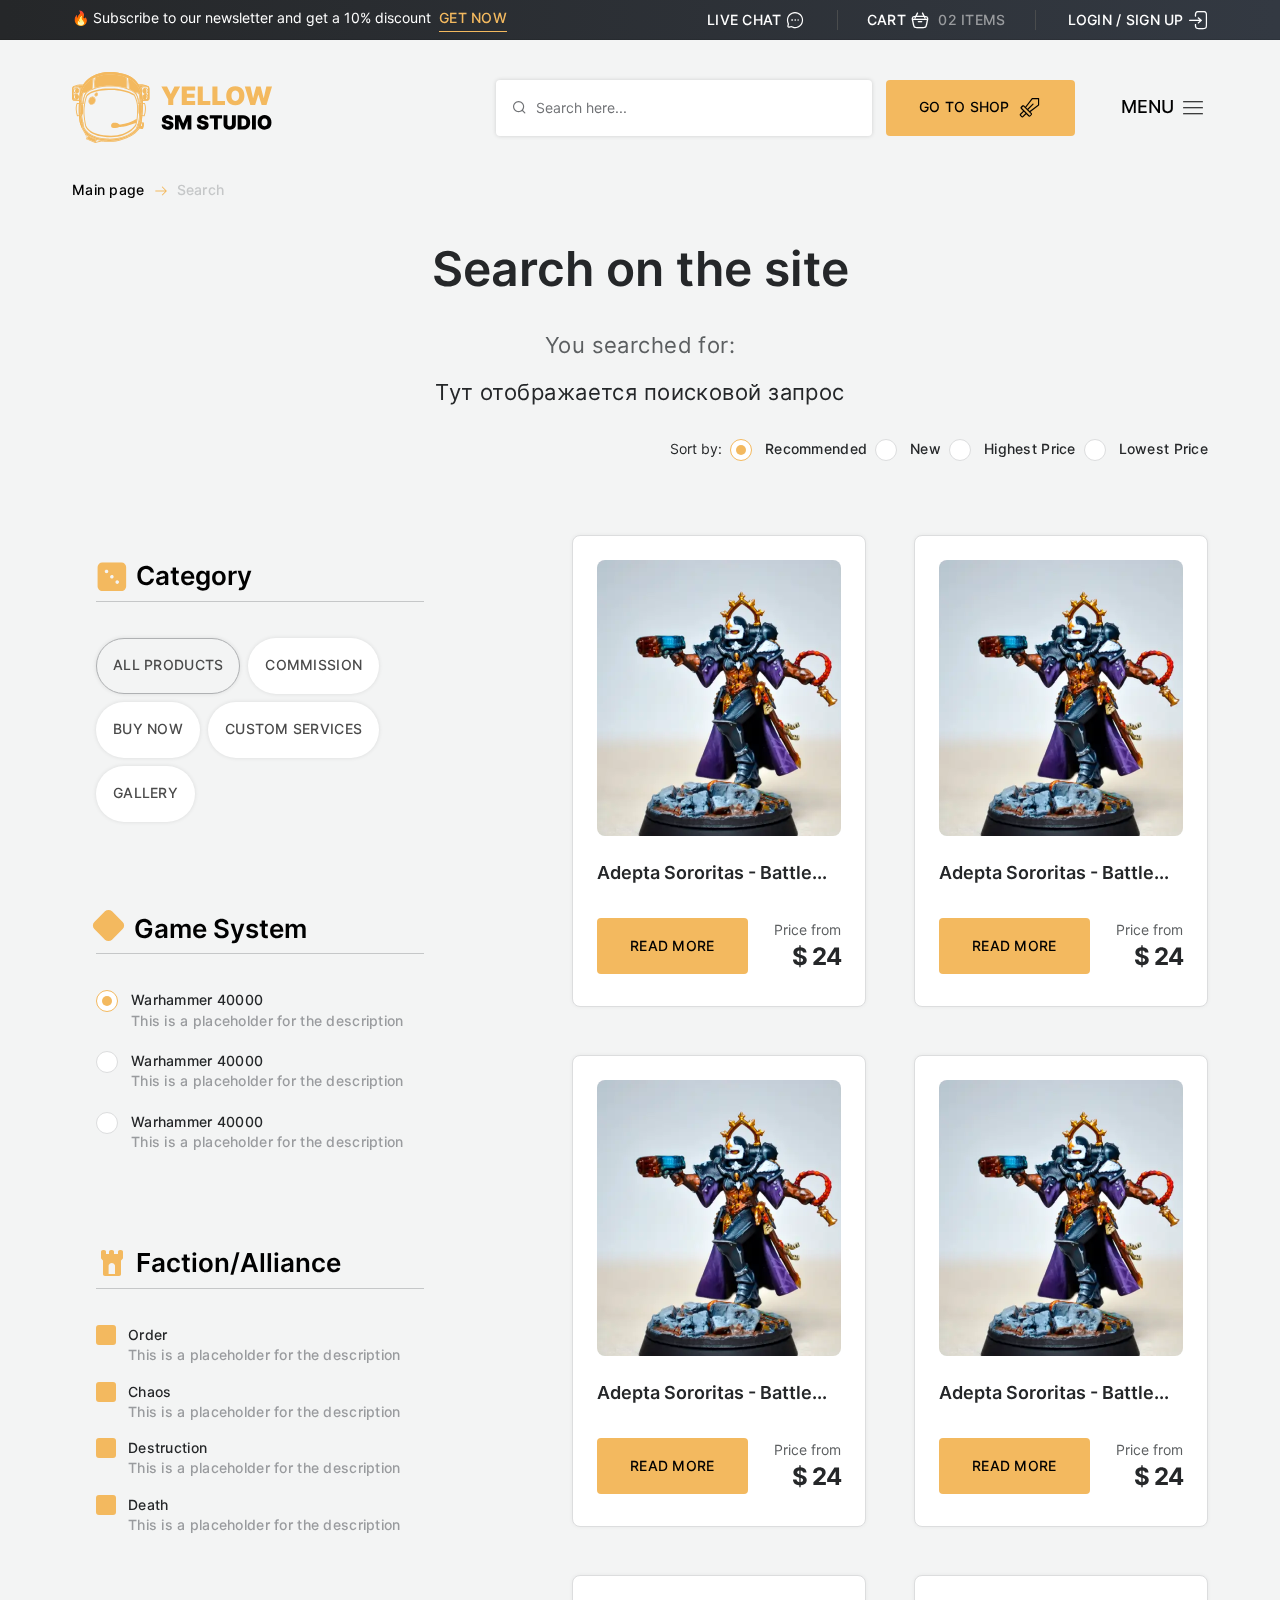
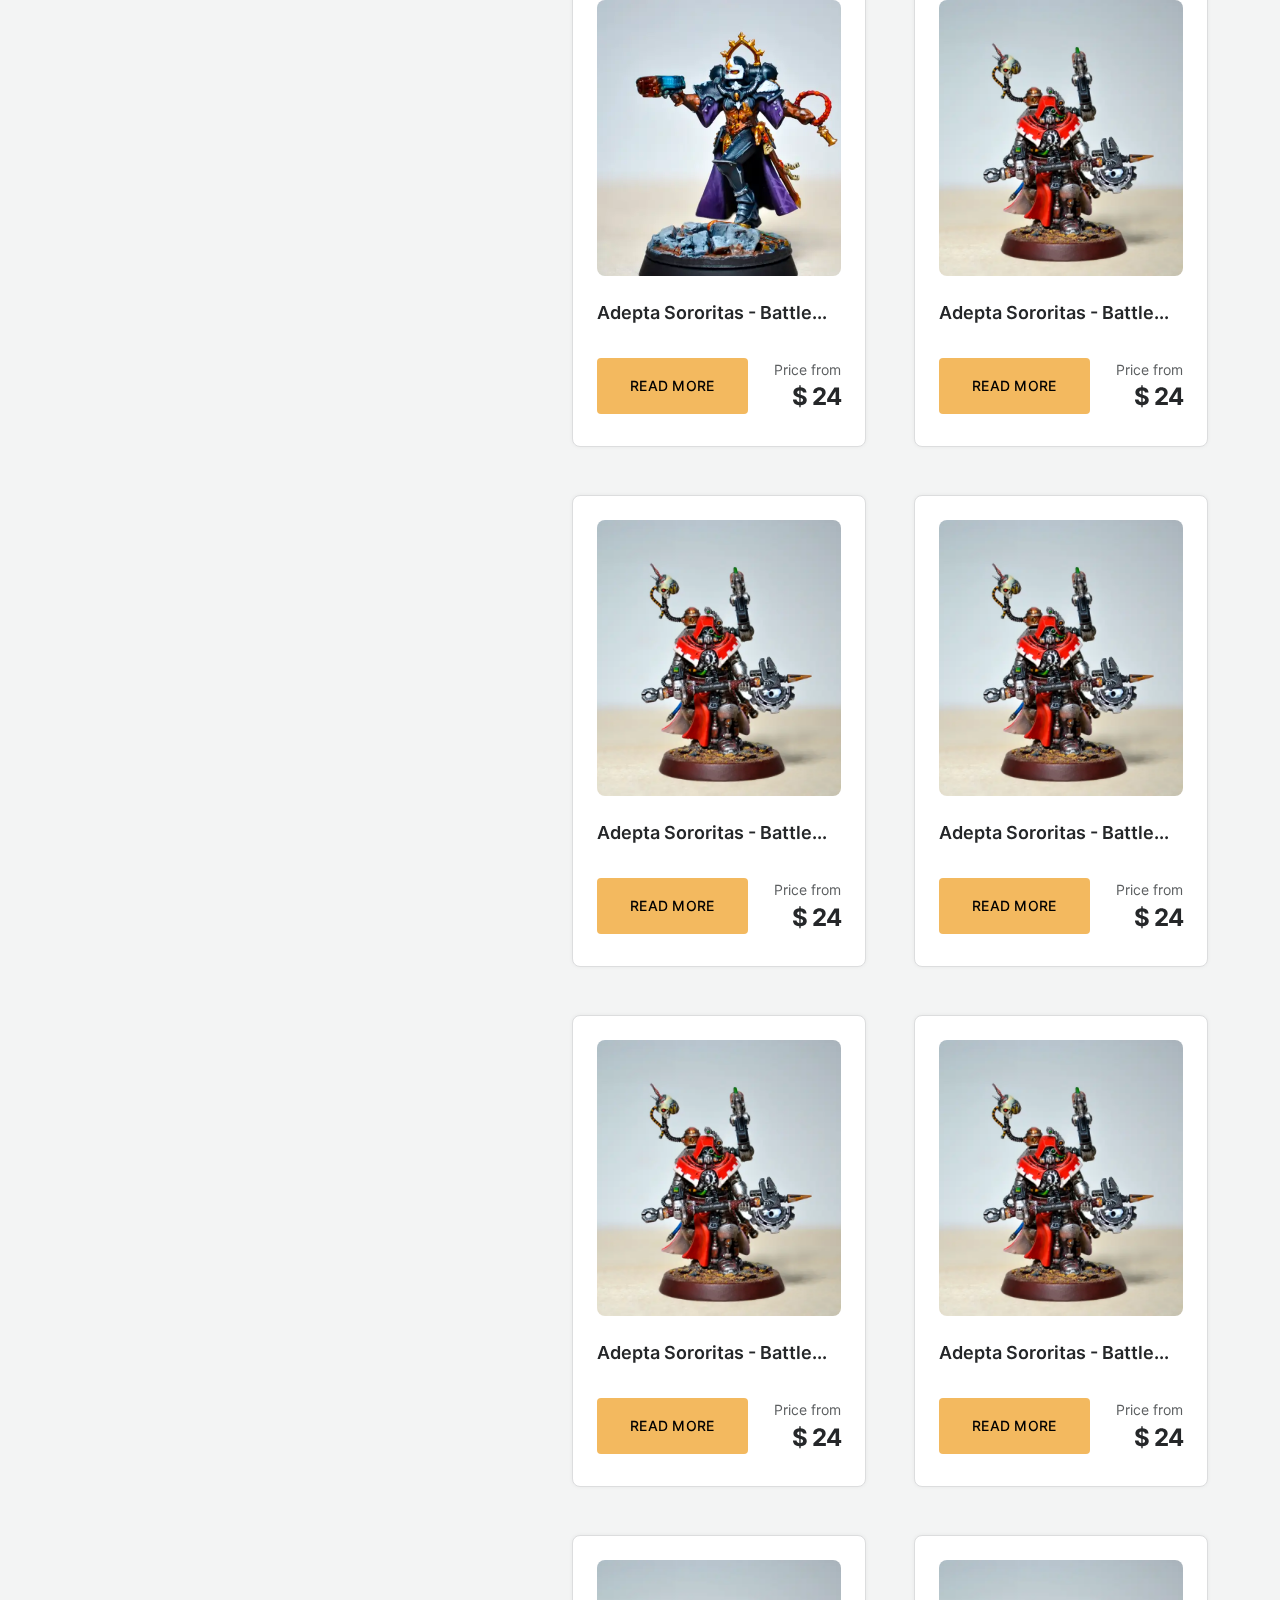
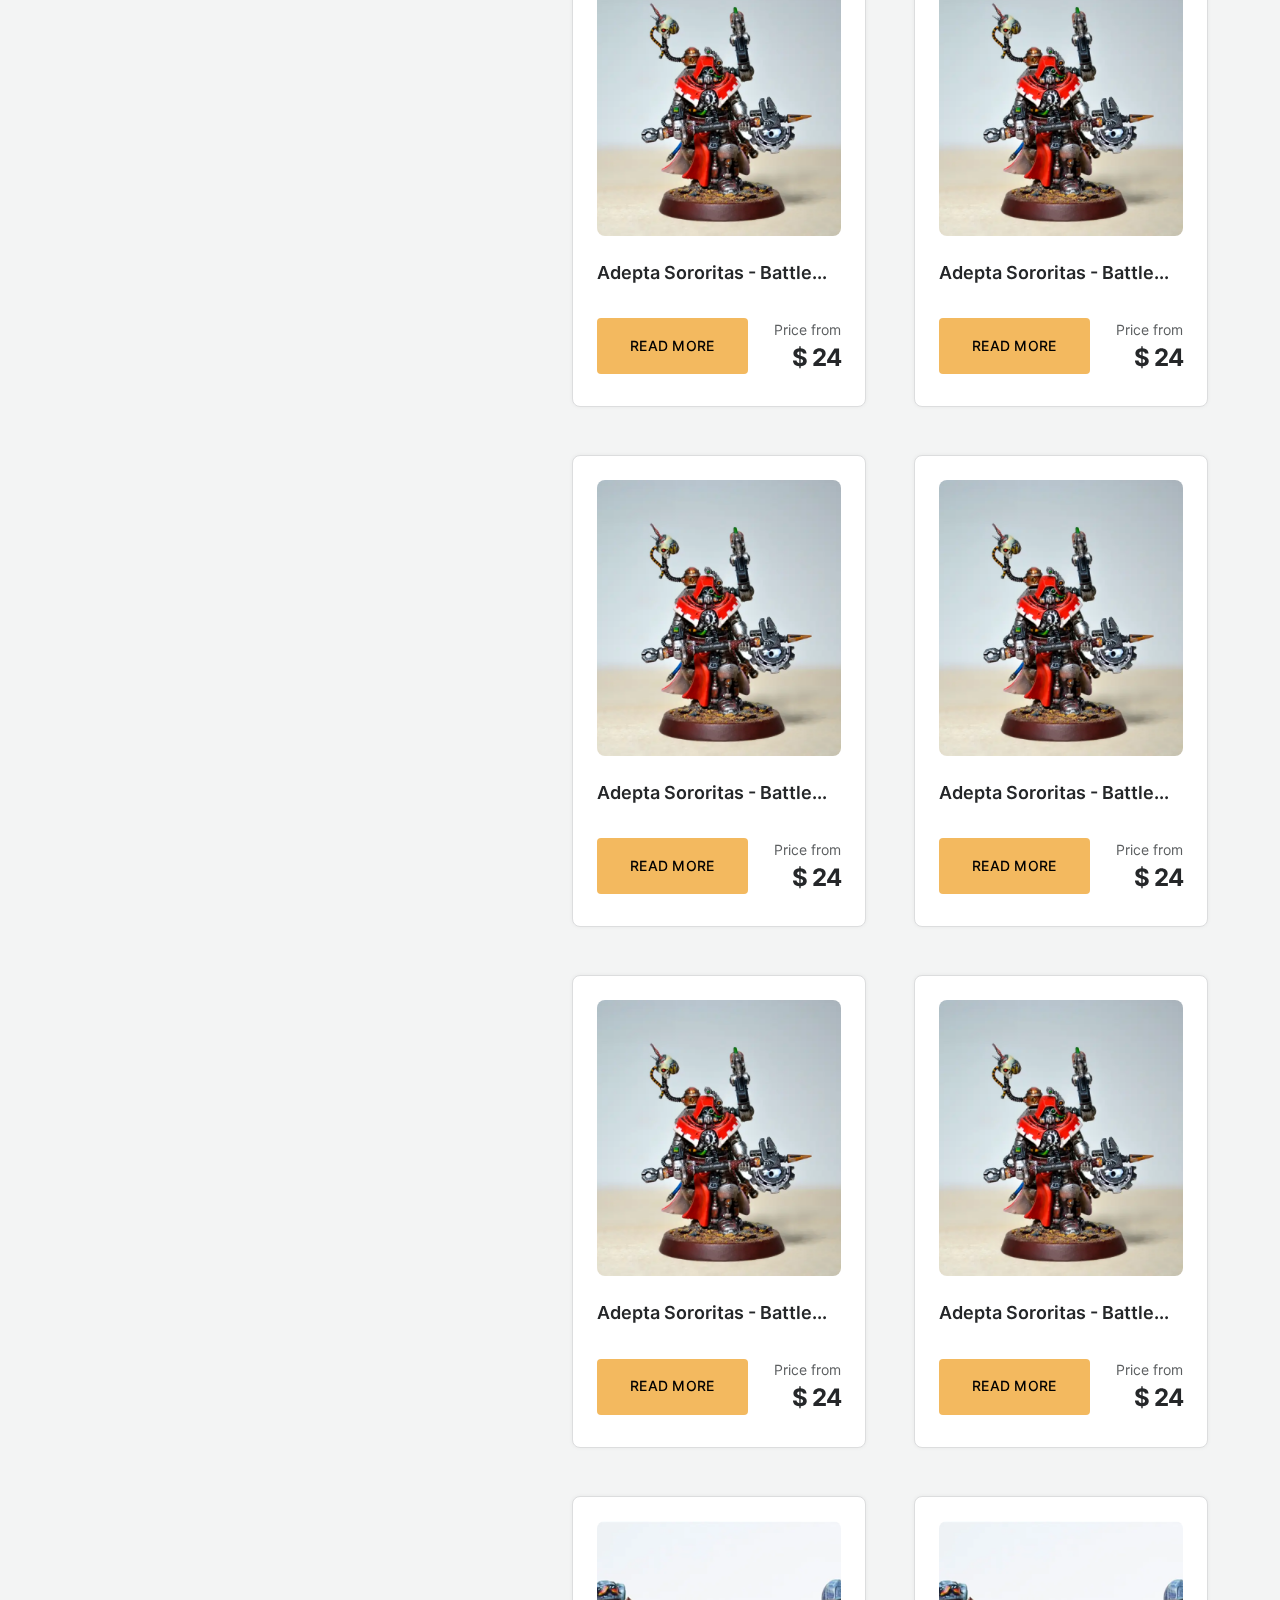
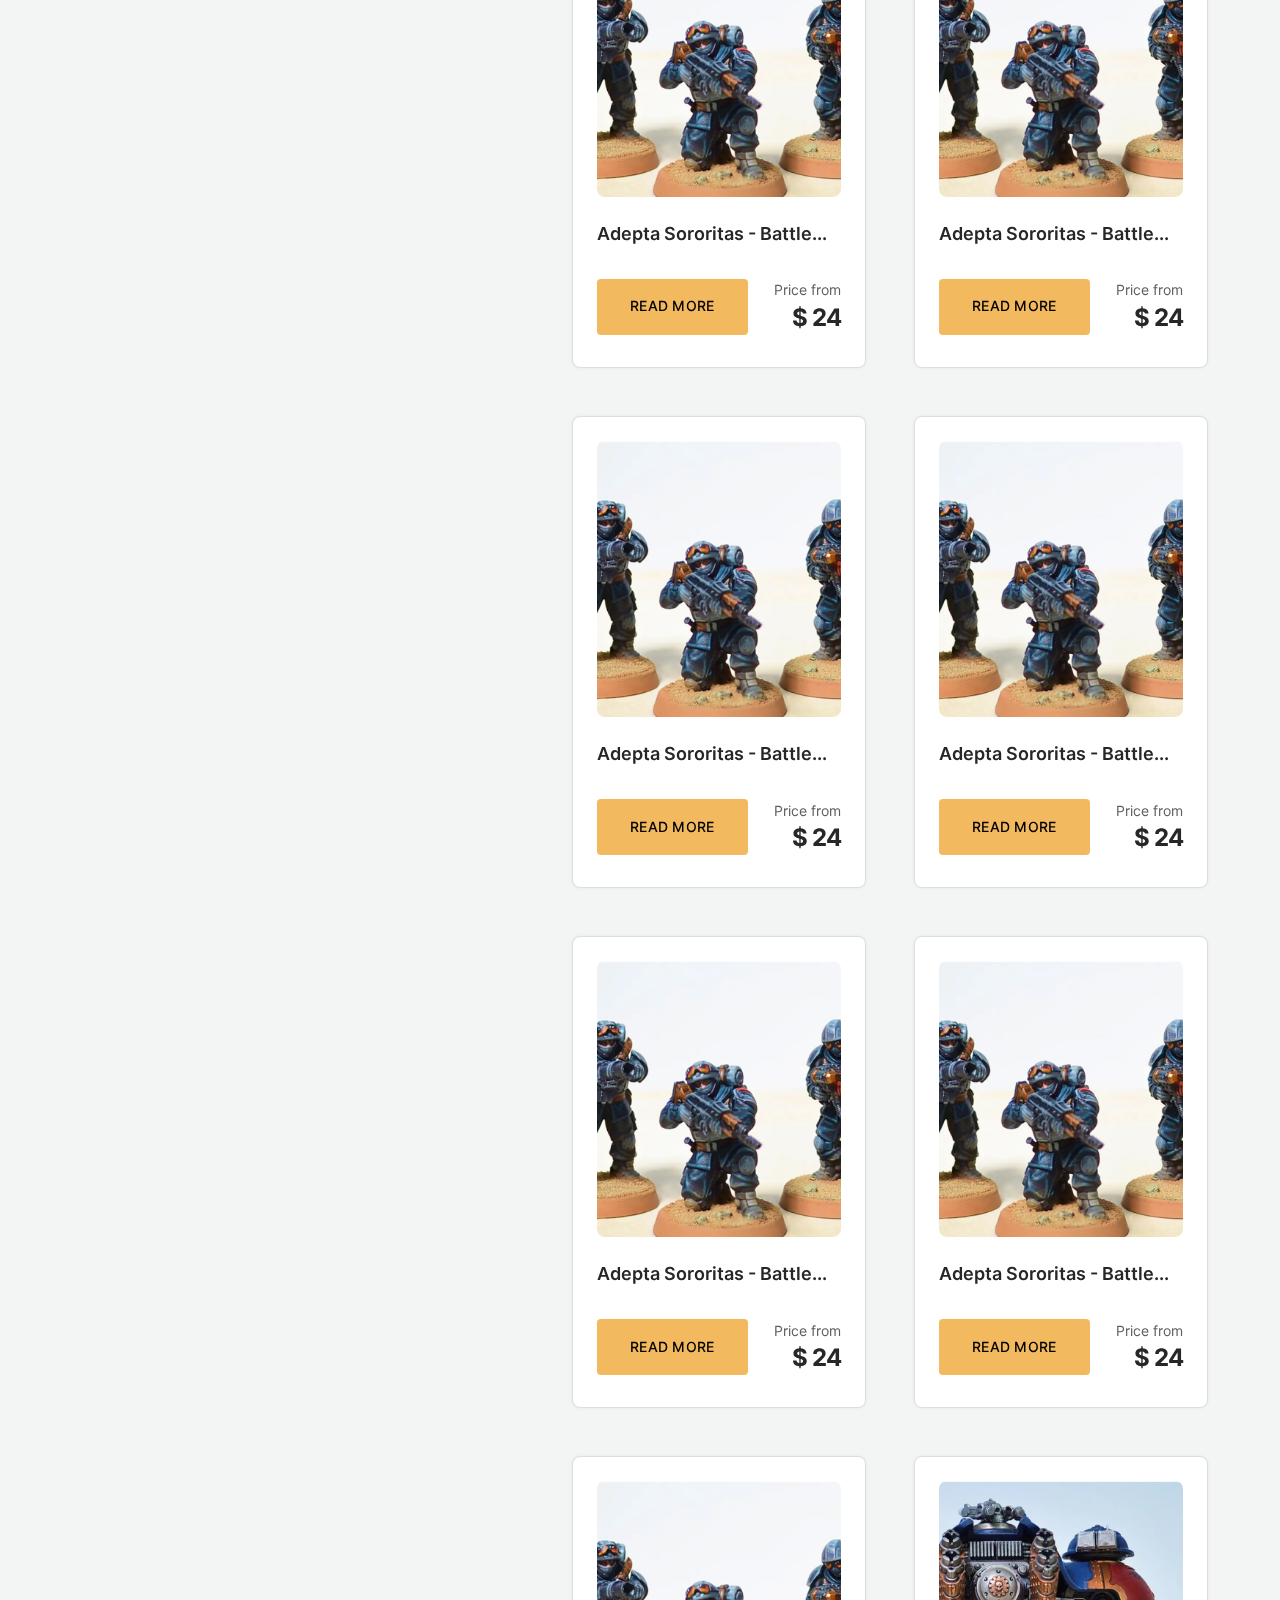
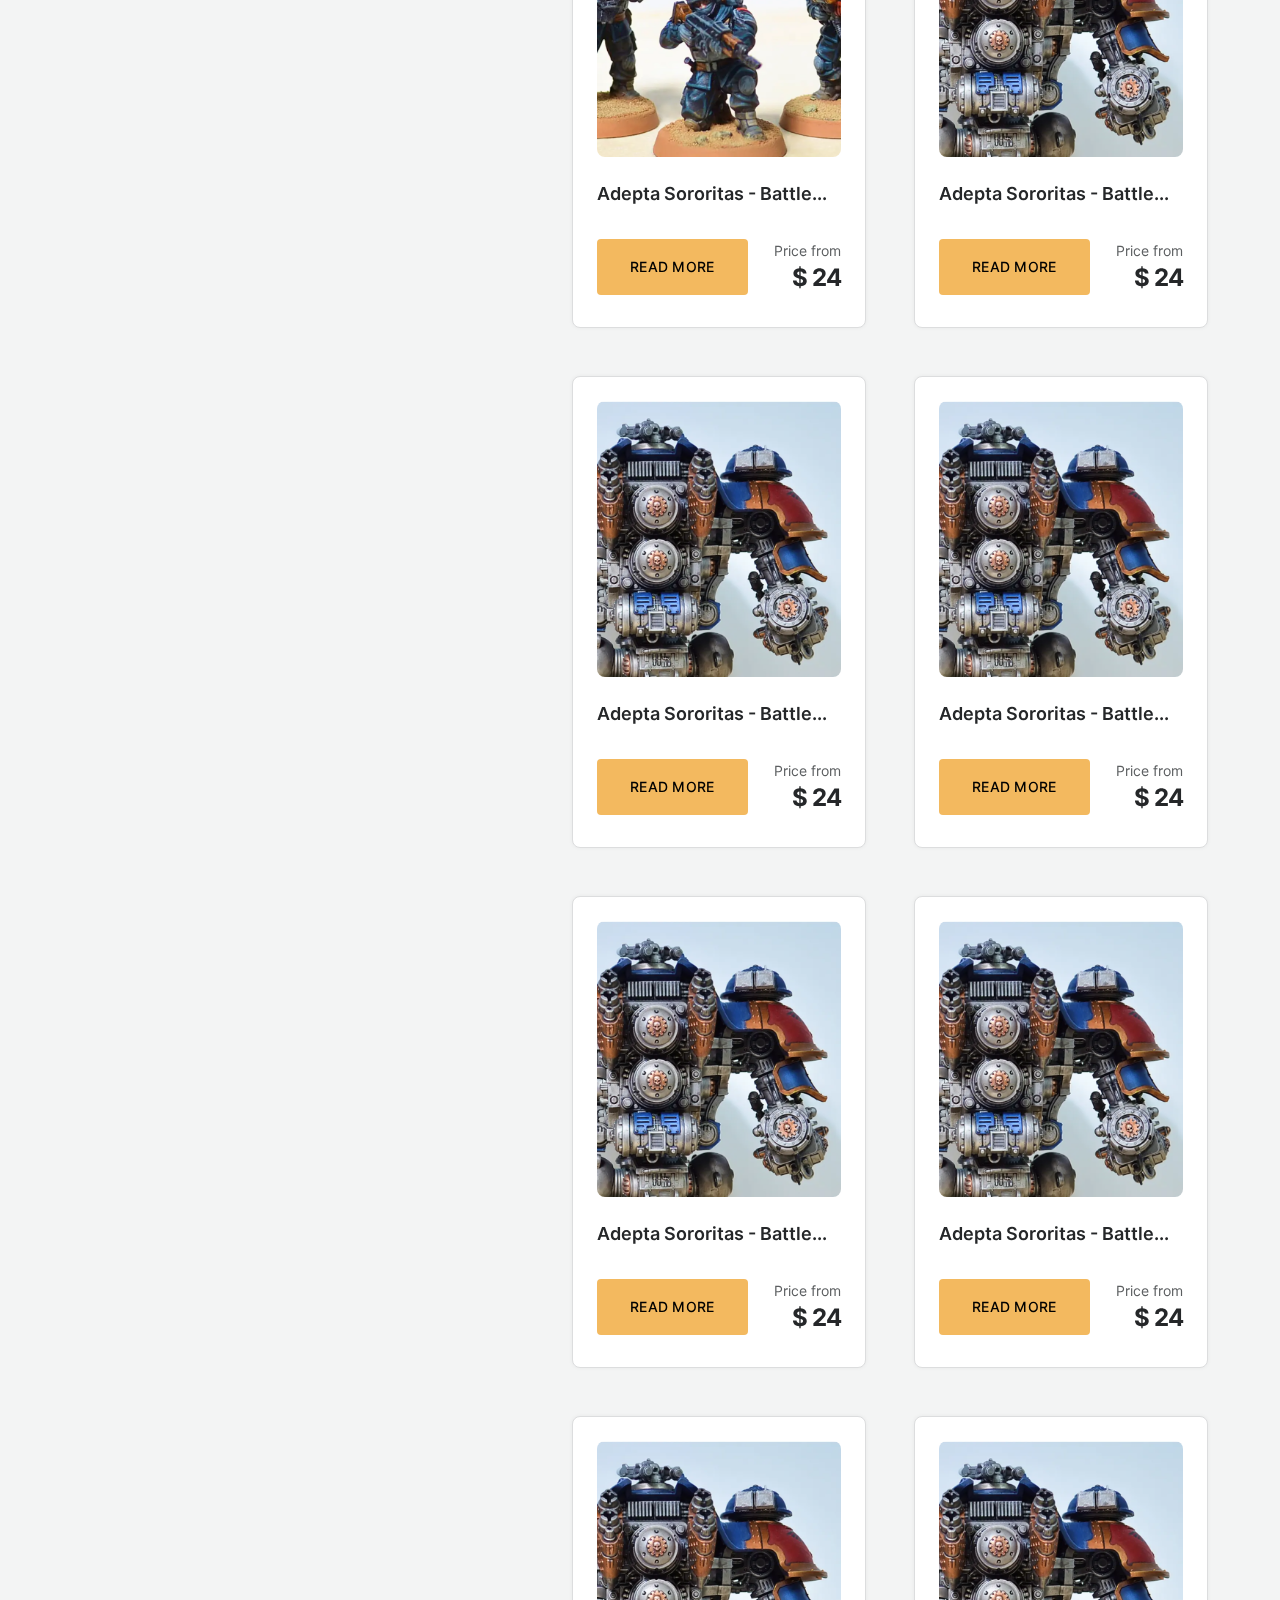
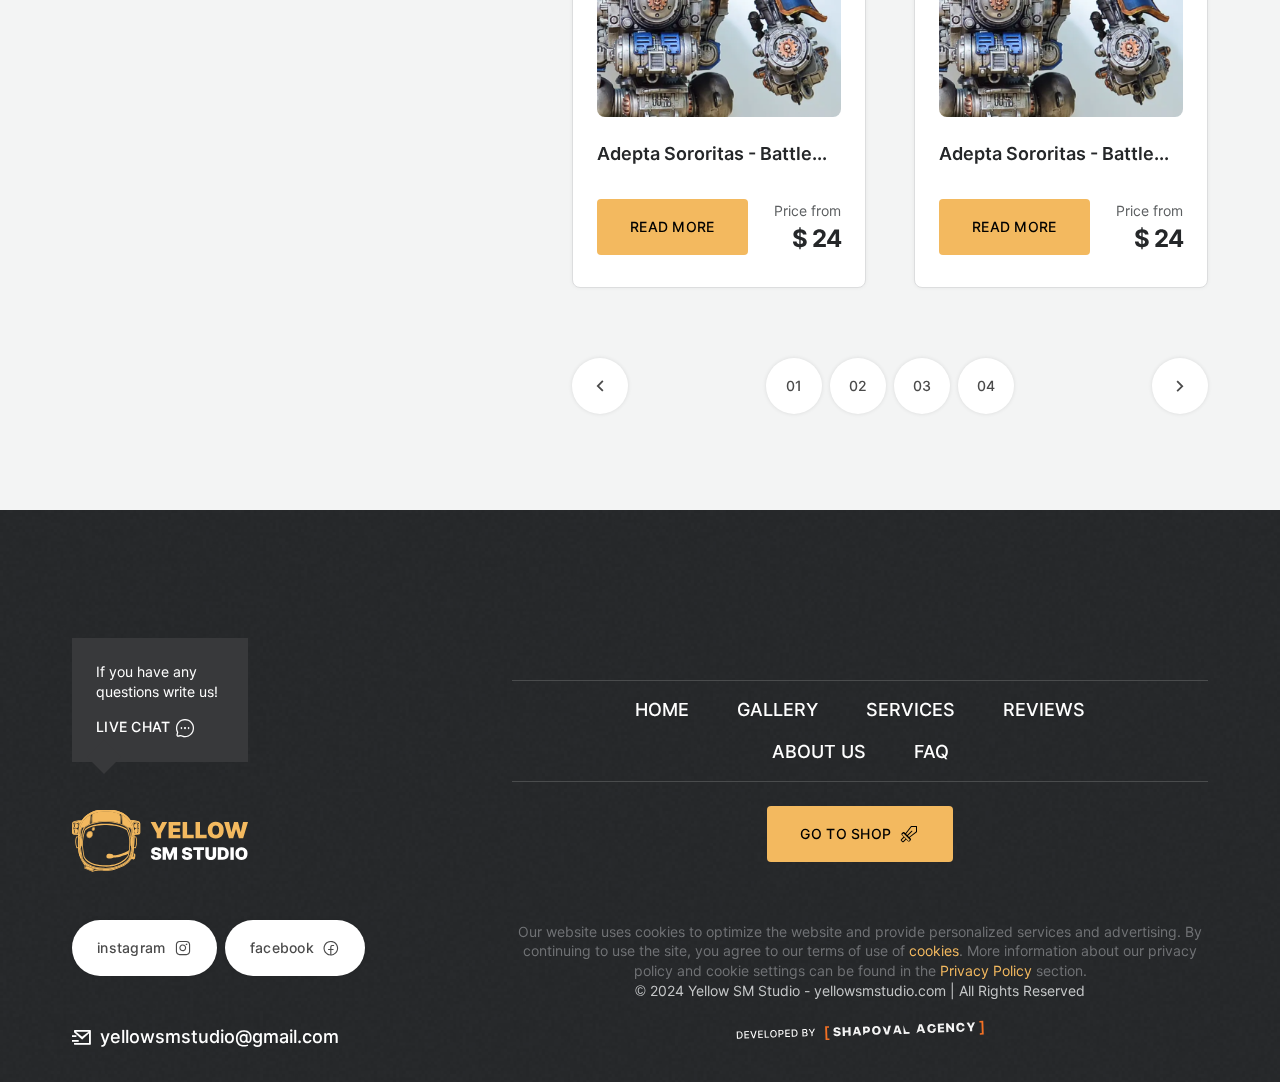
<file: search.html>
<!DOCTYPE html>
<html lang="en">

<head>
  <meta charset="UTF-8">
  <meta name="viewport" content="width=device-width, initial-scale=1.0">
  <link rel="icon" type="image/png" href="img/Favicon.png">
  <link rel="stylesheet" href="style/swiper-bundle.min.css">
  <link rel="stylesheet" href="style/jquery.fancybox.min.css">
  <link rel="stylesheet" href="style/reset.css">
  <link rel="stylesheet" href="style/icons.css">
  <link rel="stylesheet" href="style/style.css">
  <title>Search on the site</title>
</head>

<body class="body">
  <!-- Sub Header -->
  <div class="subheader">
    <div class="wrapper">
      <div class="subheader__container">
        <div class="subheader__promotion">
          🔥 Subscribe to our newsletter and get a 10% discount
          <a href="#" class="link2">GET NOW</a>
        </div>
        <div class="subheader__navigation">
          <div class="subheader__chat">
            <button class="subheader__chat-btn link chat" aria-label="LIVE CHAT">
              LIVE CHAT
              <span class="icon-NameChat-Round-Dots"></span>
            </button>
          </div>
          <div class="subheader__basket">
            <div class="subheader__basket-btn link">
              CART<span class="icon-NameCart-4"></span>
            </div>
            <div class="subheader__basket-quantity open-basket">02 ITEMS</div>
          </div>
          <div class="subheader__entrance">
            <button class="subheader__entrance-btn link authorization-open" aria-label="LOGIN / SIGN UP">
              LOGIN / SIGN UP
              <span class="icon-NameLogin-2"></span>
            </button>
          </div>
        </div>
      </div>
    </div>
  </div>

  <!-- LOGIN / SIGN UP -->
  <div class="authorization">
    <div class="authorization__container">
      <button class="authorization__close icon-Nameclose-line" aria-label="button close modal LOGIN / SIGN UP"></button>

      <!-- SIGN UP -->
      <div class="authorization__sign-up authorization__content">
        <p>Sign up</p>
        <span>Enter your credentials to register on the site</span>
        <form id="signUpForm" class="authorization__form">
          <div class="authorization__form-input">
            <label for="email">Email address</label>
            <div class="form-group input-style">
              <span class="authorization__form-input-icon icon-NameEnvelopeSimple"></span>
              <input type="email" id="email" name="email" placeholder="name@mail.com"
                pattern="^\w+([\.-]?\w+)*@\w+([\.-]?\w+)*(\.\w{2,3})+$" title="Email" required>
            </div>
            <div class="validation-message"></div>
          </div>

          <div class="authorization__form-input">
            <label for="password">Password:</label>
            <div class="form-group input-style">
              <span class="authorization__form-input-icon icon-NameKey"></span>
              <input type="password" id="password" name="password" pattern=".{8,}" placeholder="Enter your password"
                title="Password must be at least 8 characters long">
              <span class="password-toggle" onclick="togglePasswordVisibility('password')">
                <img width="18" height="18" class="see-password" src="img/open-pasword.svg"
                  alt="Toggle Password Visibility">
                <!-- <img width="18" height="18" class="hide-password" src="img/open-pasword.svg" alt="Toggle Password Private"/> -->
              </span>
            </div>
            <span class="validation-message"></span>
          </div>

          <div class="authorization__form-input">
            <label for="repeat-password">Repeat the password:</label>
            <div class="form-group input-style">
              <span class="authorization__form-input-icon icon-NameKey"></span>
              <input type="password" id="repeat-password" name="repeat-password" pattern=".{8,}"
                placeholder="Please re-enter your password" title="Password must be at least 8 characters long">
              <span class="password-toggle" onclick="togglePasswordVisibility('repeat-password')">
                <img width="18" height="18" class="see-password" src="img/open-pasword.svg"
                  alt="Toggle Password Visibility">
                <!-- <img width="18" height="18" class="hide-password" src="img/open-pasword.svg" alt="Toggle Password Private"/> -->
              </span>
            </div>
            <span class="validation-message" id="repeat-password-validation"></span>
          </div>
          <button type="button" onclick="validateAndSubmit()" class="submit btn" aria-label="button send SIGN UP">
            SIGN UP <span class="icon-NameLogin-2"></span>
          </button>
        </form>
        <div class="authorization__or">
          <span></span>
          <p>Or</p>
          <span></span>
        </div>
        <div class="authorization__additional">
          <a href="#">Sign up with Google
            <span>
              <img width="18" height="18" src="img/google-icon.svg" alt="Sign up with Google">
            </span>
          </a>
          <!-- <a href="#">Sign up with Apple
            <span>
              <img width="16" height="18" src="img/apple.svg" alt="Sign up with Apple">
            </span>
          </a> -->
        </div>
        <div class="authorization__change">
          <p>Already have an account?</p>
          <button class="authorization__sign-up-btn" aria-label="button send LOG IN">LOG IN</button>
        </div>
      </div>

      <!-- LOGIN -->
      <div class="authorization__login authorization__content">
        <p>Log in</p>
        <span>Enter your credentials to access your account</span>
        <form id="loginForm" class="authorization__form">
          <div class="authorization__form-input">
            <label for="email">Email address</label>
            <div class="form-group input-style">
              <span class="authorization__form-input-icon icon-NameEnvelopeSimple"></span>
              <input type="email" id="email2" name="email" placeholder="name@mail.com"
                pattern="^\w+([\.-]?\w+)*@\w+([\.-]?\w+)*(\.\w{2,3})+$" title="Email" required>
            </div>
            <div class="validation-message"></div>
          </div>

          <div class="authorization__form-input">
            <label for="password">Password:</label>
            <div class="form-group input-style">
              <span class="authorization__form-input-icon icon-NameKey"></span>
              <input type="password" id="password2" name="password" pattern=".{8,}" placeholder="Enter your password"
                title="Password must be at least 8 characters long">
              <span class="password-toggle" onclick="togglePasswordVisibility('password')">
                <img width="18" height="18" class="see-password" src="img/open-pasword.svg"
                  alt="Toggle Password Visibility">
                <!-- <img width="18" height="18" class="hide-password" src="img/open-pasword.svg" alt="Toggle Password Private"/> -->
              </span>
            </div>
            <span class="validation-message"></span>
          </div>

          <button type="button" onclick="validateAndSubmit()" class="submit btn" aria-label="button send LOG IN">
            LOG IN <span class="icon-NameLogin-2"></span>
          </button>

          <div class="authorization__form-checkbox">
            <label>
              <input type="checkbox" name="сheckbox" value="checked" title="Remember me">
              <span class="checkbox-custom"></span>
              <span class="checkbox-value">Remember me</span>
            </label>
            <a href="#" class="fargot-password" target="_blank">FORGOT PASSWORD?</a>
          </div>
        </form>
        <div class="authorization__or">
          <span></span>
          <p>Or</p>
          <span></span>
        </div>
        <div class="authorization__additional">
          <a href="#">Sign up with Google
            <span>
              <img width="18" height="18" src="img/google-icon.svg" alt="Sign up with Google">
            </span>
          </a>
          <!-- <a href="#">Sign up with Apple
            <span>
              <img width="16" height="18" src="img/apple.svg" alt="Sign up with Apple">
            </span>
          </a> -->
        </div>
        <div class="authorization__change">
          <p>Are you new here?</p>
          <a href="sign-up.html" class="authorization__login-btn ">CREATE ACCOUNT</a>
        </div>
      </div>
    </div>
  </div>

  <!-- Basket -->
  <section class="basket">
    <div class="basket_wrapper">
      <button class="basket__close" aria-label="button close modal basket">
        CLOSE <span class="icon-Nameclose-line"></span>
      </button>
      <div class="basket__content">
        <h2>My Cart <span class="basket__value btn">3</span></h2>
        <div class="basket__container">
          <div class="basket__card">
            <div class="basket__card-box">
              <div class="basket__card-img">
                <picture>
                  <source srcset="img/gallery-obj1.webp" type="image/webp">
                  <source srcset="img/gallery-obj1.jpg" type="image/jpg">
                  <img width="640" height="552" src="img/gallery-obj1.jpg" alt="Forge Your Legendary Army Today!">
                </picture>
              </div>
              <div class="basket__card-description">
                <div class="basket__card-description-title">
                  <p>Adepta Sororitas - Battle Sister Squad</p>
                  <span class="card-delate icon-NameTrash"></span>
                </div>
                <div class="basket__card-description-price">
                  <p class="basket__content-value">10$</p>
                  <div class="quantity">
                    <button class="btn minus-btn icon-NameMinus" aria-label="button minus"></button>
                    <input type="text" class="quantity-input" value="1" readonly title="quantity">
                    <button class="btn plus-btn icon-NamePlus" aria-label="button add"></button>
                  </div>
                </div>
              </div>
            </div>
            <div class="basket__textarea additional-class">
              <div class="toggle">
                Add a comment <span class="icon-NameArrow-DOWN"></span>
              </div>
              <form class="hidden">
                <textarea></textarea>
              </form>
            </div>
          </div>

          <div class="basket__card">
            <div class="basket__card-box">
              <div class="basket__card-img">
                <picture>
                  <source srcset="img/hot-offers-img.webp" type="image/webp">
                  <source srcset="img/hot-offers-img.jpg" type="image/jpg">
                  <img width="736" height="752" src="img/hot-offers-img.jpg" alt="Forge Your Legendary Army Today!">
                </picture>
              </div>
              <div class="basket__card-description">
                <div class="basket__card-description-title">
                  <p>Adepta Sororitas - Battle Sister Squad</p>
                  <span class="card-delate icon-NameTrash"></span>
                </div>
                <div class="basket__card-description-price">
                  <p class="basket__content-value">10$</p>
                  <div class="quantity">
                    <button class="btn minus-btn" aria-label="button minus">-</button>
                    <input type="text" class="quantity-input" value="1" title="quantity">
                    <button class="btn plus-btn" aria-label="button add">+</button>
                  </div>
                </div>
              </div>
            </div>
            <div class="basket__textarea">
              <div class="toggle">
                Add a comment <span class="icon-NameArrow-DOWN"></span>
              </div>
              <form class="hidden">
                <textarea></textarea>
              </form>
            </div>
          </div>

          <div class="basket__card">
            <div class="basket__card-box">
              <div class="basket__card-img">
                <picture>
                  <source srcset="img/hot-offers-img2.webp" type="image/webp">
                  <source srcset="img/hot-offers-img2.jpg" type="image/jpg">
                  <img width="736" height="752" src="img/hot-offers-img2.jpg" alt="Forge Your Legendary Army Today!">
                </picture>
              </div>
              <div class="basket__card-description">
                <div class="basket__card-description-title">
                  <p>Adepta Sororitas - Battle Sister Squad</p>
                  <span class="card-delate icon-NameTrash"></span>
                </div>
                <div class="basket__card-description-price">
                  <p class="basket__content-value">10$</p>
                  <div class="quantity">
                    <button class="btn minus-btn" aria-label="button minus">-</button>
                    <input type="text" class="quantity-input" value="1" title="quantity">
                    <button class="btn plus-btn" aria-label="button add">+</button>
                  </div>
                </div>
              </div>
            </div>
            <div class="basket__textarea">
              <div class="toggle">
                Add a comment <span class="icon-NameArrow-DOWN"></span>
              </div>
              <form class="hidden">
                <textarea></textarea>
              </form>
            </div>
          </div>
        </div>
        <div class="basket__footer">
          <div class="basket__sumbal">
            <p>SUBTOTAL:<span id="sum"></span></p>
          </div>
          <div class="basket__navigation">
            <a href="index.html" class="continue__shopping"><span class="icon-NameArrow-left"></span>CONTINUE
              SHOPPING</a>
            <a href="checkout.html" class="continue__checkout btn">CHECKOUT<span class="icon-myArrowright"></span></a>
          </div>
        </div>
      </div>
    </div>
  </section>

  <!-- Menu -->
  <div class="menu">
    <div class="menu__overflow">
      <button class="close-btn" aria-label="button close modal menu">
        CLOSE<span class="icon-Nameclose-line"></span>
      </button>
      <div class="menu__content">
        <nav class="menu__navigation">
          <ul>
            <li>
              <a href="index.html" class="link menu__link">HOME</a>
            </li>
            <li>
              <a href="gallery.html" class="link menu__link">GALLERY</a>
            </li>
            <li>
              <a href="reviews.html" class="link menu__link">REVIEWS</a>
            </li>
            <li>
              <a href="about-us.html" class="link menu__link">ABOUT US</a>
            </li>
            <li>
              <a href="faq.html" class="link menu__link">FAQ</a>
            </li>
            <li class="menu__navigation-none">
              <button class="link authorization-open" onclick="initializeModal()"
                aria-label="open modal LOGIN / SIGN UP">
                LOGIN / SIGN UP
                <span class="icon-NameLogin-2"></span>
              </button>
            </li>
            <li class="go-to-shop">
              <a href="services.html" class="btn">GO TO SHOP<span class="icon-NameSword"></span></a>
            </li>
          </ul>
        </nav>
        <div class="menu__services">
          <h2>SERVICES</h2>
          <div class="menu__services-box">
            <article onclick="window.open('services.html', '_blank')" class="card menu__link">
              <div class="menu__services-box-img">
                <picture>
                  <source srcset="img/menu-services-obj1.webp" type="image/webp">
                  <source srcset="img/menu-services-obj1.jpg" type="image/jpeg">
                  <img src="img/menu-services-obj1.jpg" alt="COMMISSION IMAGE">
                </picture>
              </div>
              <div class="menu__services-box-text">
                <h3>COMMISSION</h3>
              </div>
            </article>

            <article onclick="window.open('services.html', '_blank')" class="card menu__link">
              <div class="menu__services-box-img">
                <picture>
                  <source srcset="img/menu-services-obj2.webp" type="image/webp">
                  <source srcset="img/menu-services-obj2.jpg" type="image/jpeg">
                  <img src="img/menu-services-obj2.jpg" alt="BUY NOW">
                </picture>
              </div>
              <div class="menu__services-box-text">
                <h3>BUY NOW</h3>
              </div>
            </article>

            <article onclick="window.open('services.html', '_blank')" class="card menu__link">
              <div class="menu__services-box-img">
                <picture>
                  <source srcset="img/menu-services-obj3.webp" type="image/webp">
                  <source srcset="img/menu-services-obj3.jpg" type="image/jpg">
                  <img src="img/menu-services-obj3.jpg" alt="CUSTOM SERVICES">
                </picture>
              </div>
              <div class="menu__services-box-text">
                <h3>CUSTOM SERVICES</h3>
              </div>
            </article>
          </div>
        </div>
        <div class="menu__chat">
          <p>If you have any questions write us!</p>
          <button class="chat menu__link" aria-label="open LIVE CHAT">
            LIVE CHAT
            <span class="icon-NameChat-Round-Dots"></span>
          </button>
        </div>
      </div>
    </div>
  </div>

  <!-- Header -->
  <header class="header">
    <div class="wrapper">
      <div class="header__container">
        <div class="header__logo">
          <a href="index.html">
            <img width="200" height="71" src="img/logo.svg" alt="Gart Tech logotype">
          </a>
        </div>
        <div class="header__navigation">
          <div class="header__navigation-search">
            <div class="header__navigation-search-box icon-NameSearch">
              <input type="text" id="searchInput" placeholder="Search here..." title="Search here...">
              <span class="icon-NameArrow-left header__submit"><input type="submit" value="" class="header__submit-btn"
                  title="submit"></span>
            </div>
            <button class="search-open icon-NameSearch" aria-label="burger menu"></button>
            <div class="search-btn btn">
              <span></span>
              <span></span>
              <span></span>
            </div>
          </div>
          <div class="header__navigation-btn-shop">
            <a href="services.html" class="btn">
              GO TO SHOP<span class="icon-NameSword"></span>
            </a>
          </div>
          <div class="header__navigation-menu">
            <span>MENU</span>
            <div class="menu-btn">
              <span></span>
              <span></span>
              <span></span>
            </div>
          </div>
        </div>
      </div>
    </div>
  </header>

  <main>
    <!-- Services hero -->
    <section class="sihn-up__hero">
      <div class="breadcrumbs">
        <div class="wrapper">
          <div class="breadcrumbs__container">
            <span class="breadcrumbs__container-box">
              <span>
                <a href="index.html" class="link">Main page</a>
              </span>
              <span class="brDevider">
                <img src="img/breadcrumbs-arrow.svg" width="16" height="16" alt="icon" />
              </span>
              <span class="breadcrumb_last" aria-current="page">Search</span>
            </span>
          </div>
        </div>
      </div>

      <div class="hero__smoll search-hero">
        <div class="wrapper">
          <div class="services-page__hero-title">
            <h1>Search on the site</h1>
            <span>You searched for:</span>
            <p>Тут отображается поисковой запрос</p>
          </div>
        </div>
      </div>
    </section>

    <!-- Services main -->
    <section class="services-main search-main">
      <div class="wrapper">
        <div class="services-main_sort">
          <div class="services-main__category-top-radio">
            <p>Sort by:</p>
            <div class="services-main__category-top-radio-box">
              <input type="radio" id="recommended" name="sort" value="recommended" checked class="custom-radio-input" />
              <label class="custom-radio__label" for="recommended">Recommended</label>
            </div>

            <div class="services-main__category-top-radio-box">
              <input type="radio" id="new" name="sort" value="new" class="custom-radio-input" />
              <label class="custom-radio__label" for="new">New</label>
            </div>

            <div class="services-main__category-top-radio-box">
              <input type="radio" id="highest" name="sort" value="highest" class="custom-radio-input" />
              <label class="custom-radio__label" for="highest">Highest Price</label>
            </div>

            <div class="services-main__category-top-radio-box">
              <input type="radio" id="lowest" name="sort" value="lowest" class="custom-radio-input" />
              <label class="custom-radio__label" for="lowest">Lowest Price</label>
            </div>
          </div>
        </div>
        <div class="services-main__box">
          <div class="services-main__category">
            <div class="services-main__category-top">
              <h3><span class="icon-NameDiceThree-Fill"></span>Category</h3>
              <div class="services-main__category-top-filter">
                <button class="button button_all btn-white active" data-filter="all">ALL PRODUCTS</button>
                <button class="button button_commission btn-white" data-filter="commission">COMMISSION</button>
                <button class="button button_buyNow btn-white" data-filter="buyNow">BUY NOW</button>
                <button class="button button_customServices btn-white" data-filter="customServices">CUSTOM
                  SERVICES</button>
                <button class="button button_gallery btn-white" data-filter="galleryFilter">GALLERY</button>
              </div>
            </div>

            <div class="services-main__category-top">
              <h3><span class="services-main__category-top-icon"></span>Game System</h3>
              <div class="services-main__category-top-radio">
                <div class="services-main__category-top-radio-box">
                  <input type="radio" id="huey" name="drone" value="huey" checked class="custom-radio-input" />
                  <label class="custom-radio__label" for="huey">Warhammer 40000 <span>This is a placeholder for the
                      description</span></label>
                </div>

                <div class="services-main__category-top-radio-box">
                  <input type="radio" id="dewey" name="drone" value="dewey" class="custom-radio-input" />
                  <label class="custom-radio__label" for="dewey">Warhammer 40000 <span>This is a placeholder for the
                      description</span></label>
                </div>

                <div class="services-main__category-top-radio-box">
                  <input type="radio" id="louie" name="drone" value="louie" class="custom-radio-input" />
                  <label class="custom-radio__label" for="louie">Warhammer 40000 <span>This is a placeholder for the
                      description</span></label>
                </div>
              </div>
            </div>

            <div class="services-main__category-top">
              <h3><span class="icon-NameCastleTurret"></span>Faction/Alliance</h3>
              <div class="services-main__category-top-radio">
                <div class="services-main__category-top-radio-box authorization__form-checkbox">
                  <label class="services-main__category-top-radio-box-label">
                    <input type="checkbox" id="order" name="order" value="checked" />
                    <span class="checkbox-custom"></span>
                    <p><span></span>Order<span>This is a placeholder for the description</span></p>
                  </label>
                </div>

                <div class="services-main__category-top-radio-box authorization__form-checkbox">
                  <label class="services-main__category-top-radio-box-label">
                    <input type="checkbox" id="chaos" name="chaos" value="checked" />
                    <span class="checkbox-custom"></span>
                    <p><span></span>Chaos<span>This is a placeholder for the description</span></p>
                  </label>
                </div>

                <div class="services-main__category-top-radio-box authorization__form-checkbox">
                  <label class="services-main__category-top-radio-box-label">
                    <input type="checkbox" id="destruction" name="destruction" value="checked" />
                    <span class="checkbox-custom"></span>
                    <p><span></span>Destruction<span>This is a placeholder for the description</span></p>
                  </label>
                </div>

                <div class="services-main__category-top-radio-box authorization__form-checkbox">
                  <label class="services-main__category-top-radio-box-label">
                    <input type="checkbox" id="death" name="death" value="checked" />
                    <span class="checkbox-custom"></span>
                    <p><span></span>Death<span>This is a placeholder for the description</span></p>
                  </label>
                </div>
              </div>
            </div>
          </div>
          <div class="services-main__box-card">
            <button onclick="openModal('filterModal')" class="services-main__box-card-filter-open btn">FILTER <span
                class="icon-NameFunnel"></span></button>
            <div class="services-main__box-card-content">
              <div class="gallery__content card commission all">
                <a href="img/gallery-obj1.jpg" data-fancybox="commission" class="gallery__content-img">
                  <picture>
                    <source srcset="img/gallery-obj1.webp" type="image/webp">
                    <source srcset="img/gallery-obj1.jpg" type="image/jpg">
                    <img width="640" height="552" src="img/gallery-obj1.jpg"
                      alt="Adepta Sororitas - Battle Sister Squad">
                  </picture>
                </a>
                <div class="gallery__content-description">
                  <h3>Adepta Sororitas - Battle Sister Squad</h3>
                  <div class="gallery__content-description-box">
                    <a href="#" class="btn">READ MORE</a>
                    <div class="gallery__content-box-price">
                      <span>Price from</span>
                      <div class="gallery__content-price">$ 24</div>
                    </div>
                  </div>
                </div>
              </div>

              <div class="gallery__content card commission all">
                <a href="img/gallery-obj1.jpg" data-fancybox="commission" class="gallery__content-img">
                  <picture>
                    <source srcset="img/gallery-obj1.webp" type="image/webp">
                    <source srcset="img/gallery-obj1.jpg" type="image/jpg">
                    <img width="640" height="552" src="img/gallery-obj1.jpg"
                      alt="Adepta Sororitas - Battle Sister Squad">
                  </picture>
                </a>
                <div class="gallery__content-description">
                  <h3>Adepta Sororitas - Battle Sister Squad</h3>
                  <div class="gallery__content-description-box">
                    <a href="#" class="btn">READ MORE</a>
                    <div class="gallery__content-box-price">
                      <span>Price from</span>
                      <div class="gallery__content-price">$ 24</div>
                    </div>
                  </div>
                </div>
              </div>

              <div class="gallery__content card commission all">
                <a href="img/gallery-obj1.jpg" data-fancybox="commission" class="gallery__content-img">
                  <picture>
                    <source srcset="img/gallery-obj1.webp" type="image/webp">
                    <source srcset="img/gallery-obj1.jpg" type="image/jpg">
                    <img width="640" height="552" src="img/gallery-obj1.jpg"
                      alt="Adepta Sororitas - Battle Sister Squad">
                  </picture>
                </a>
                <div class="gallery__content-description">
                  <h3>Adepta Sororitas - Battle Sister Squad</h3>
                  <div class="gallery__content-description-box">
                    <a href="#" class="btn">READ MORE</a>
                    <div class="gallery__content-box-price">
                      <span>Price from</span>
                      <div class="gallery__content-price">$ 24</div>
                    </div>
                  </div>
                </div>
              </div>

              <div class="gallery__content card commission all">
                <a href="img/gallery-obj1.jpg" data-fancybox="commission" class="gallery__content-img">
                  <picture>
                    <source srcset="img/gallery-obj1.webp" type="image/webp">
                    <source srcset="img/gallery-obj1.jpg" type="image/jpg">
                    <img width="640" height="552" src="img/gallery-obj1.jpg"
                      alt="Adepta Sororitas - Battle Sister Squad">
                  </picture>
                </a>
                <div class="gallery__content-description">
                  <h3>Adepta Sororitas - Battle Sister Squad</h3>
                  <div class="gallery__content-description-box">
                    <a href="#" class="btn">READ MORE</a>
                    <div class="gallery__content-box-price">
                      <span>Price from</span>
                      <div class="gallery__content-price">$ 24</div>
                    </div>
                  </div>
                </div>
              </div>

              <div class="gallery__content card commission all">
                <a href="img/gallery-obj1.jpg" data-fancybox="commission" class="gallery__content-img">
                  <picture>
                    <source srcset="img/gallery-obj1.webp" type="image/webp">
                    <source srcset="img/gallery-obj1.jpg" type="image/jpg">
                    <img width="640" height="552" src="img/gallery-obj1.jpg"
                      alt="Adepta Sororitas - Battle Sister Squad">
                  </picture>
                </a>
                <div class="gallery__content-description">
                  <h3>Adepta Sororitas - Battle Sister Squad</h3>
                  <div class="gallery__content-description-box">
                    <a href="#" class="btn">READ MORE</a>
                    <div class="gallery__content-box-price">
                      <span>Price from</span>
                      <div class="gallery__content-price">$ 24</div>
                    </div>
                  </div>
                </div>
              </div>

              <!------------------------------------------------------->

              <div class="gallery__content card buyNow all">
                <a href="img/hot-offers-img.jpg" data-fancybox="buyNow" class="gallery__content-img">
                  <picture>
                    <source srcset="img/hot-offers-img.webp" type="image/webp">
                    <source srcset="img/hot-offers-img.jpg" type="image/jpg">
                    <img width="640" height="552" src="img/hot-offers-img.jpg"
                      alt="Adepta Sororitas - Battle Sister Squad">
                  </picture>
                </a>
                <div class="gallery__content-description">
                  <h3>Adepta Sororitas - Battle Sister Squad</h3>
                  <div class="gallery__content-description-box">
                    <a href="#" class="btn">READ MORE</a>
                    <div class="gallery__content-box-price">
                      <span>Price from</span>
                      <div class="gallery__content-price">$ 24</div>
                    </div>
                  </div>
                </div>
              </div>

              <div class="gallery__content card buyNow all">
                <a href="img/hot-offers-img.jpg" data-fancybox="buyNow all" class="gallery__content-img">
                  <picture>
                    <source srcset="img/hot-offers-img.webp" type="image/webp">
                    <source srcset="img/hot-offers-img.jpg" type="image/jpg">
                    <img width="640" height="552" src="img/hot-offers-img.jpg"
                      alt="Adepta Sororitas - Battle Sister Squad">
                  </picture>
                </a>
                <div class="gallery__content-description">
                  <h3>Adepta Sororitas - Battle Sister Squad</h3>
                  <div class="gallery__content-description-box">
                    <a href="#" class="btn">READ MORE</a>
                    <div class="gallery__content-box-price">
                      <span>Price from</span>
                      <div class="gallery__content-price">$ 24</div>
                    </div>
                  </div>
                </div>
              </div>

              <div class="gallery__content card buyNow all">
                <a href="img/hot-offers-img.jpg" data-fancybox="buyNow all" class="gallery__content-img">
                  <picture>
                    <source srcset="img/hot-offers-img.webp" type="image/webp">
                    <source srcset="img/hot-offers-img.jpg" type="image/jpg">
                    <img width="640" height="552" src="img/hot-offers-img.jpg"
                      alt="Adepta Sororitas - Battle Sister Squad">
                  </picture>
                </a>
                <div class="gallery__content-description">
                  <h3>Adepta Sororitas - Battle Sister Squad</h3>
                  <div class="gallery__content-description-box">
                    <a href="#" class="btn">READ MORE</a>
                    <div class="gallery__content-box-price">
                      <span>Price from</span>
                      <div class="gallery__content-price">$ 24</div>
                    </div>
                  </div>
                </div>
              </div>

              <div class="gallery__content card buyNow all">
                <a href="img/hot-offers-img.jpg" data-fancybox="buyNow all" class="gallery__content-img">
                  <picture>
                    <source srcset="img/hot-offers-img.webp" type="image/webp">
                    <source srcset="img/hot-offers-img.jpg" type="image/jpg">
                    <img width="640" height="552" src="img/hot-offers-img.jpg"
                      alt="Adepta Sororitas - Battle Sister Squad">
                  </picture>
                </a>
                <div class="gallery__content-description">
                  <h3>Adepta Sororitas - Battle Sister Squad</h3>
                  <div class="gallery__content-description-box">
                    <a href="#" class="btn">READ MORE</a>
                    <div class="gallery__content-box-price">
                      <span>Price from</span>
                      <div class="gallery__content-price">$ 24</div>
                    </div>
                  </div>
                </div>
              </div>

              <div class="gallery__content card buyNow all">
                <a href="img/hot-offers-img.jpg" data-fancybox="buyNow all" class="gallery__content-img">
                  <picture>
                    <source srcset="img/hot-offers-img.webp" type="image/webp">
                    <source srcset="img/hot-offers-img.jpg" type="image/jpg">
                    <img width="640" height="552" src="img/hot-offers-img.jpg"
                      alt="Adepta Sororitas - Battle Sister Squad">
                  </picture>
                </a>
                <div class="gallery__content-description">
                  <h3>Adepta Sororitas - Battle Sister Squad</h3>
                  <div class="gallery__content-description-box">
                    <a href="#" class="btn">READ MORE</a>
                    <div class="gallery__content-box-price">
                      <span>Price from</span>
                      <div class="gallery__content-price">$ 24</div>
                    </div>
                  </div>
                </div>
              </div>

              <div class="gallery__content card buyNow all">
                <a href="img/hot-offers-img.jpg" data-fancybox="buyNow all" class="gallery__content-img">
                  <picture>
                    <source srcset="img/hot-offers-img.webp" type="image/webp">
                    <source srcset="img/hot-offers-img.jpg" type="image/jpg">
                    <img width="640" height="552" src="img/hot-offers-img.jpg"
                      alt="Adepta Sororitas - Battle Sister Squad">
                  </picture>
                </a>
                <div class="gallery__content-description">
                  <h3>Adepta Sororitas - Battle Sister Squad</h3>
                  <div class="gallery__content-description-box">
                    <a href="#" class="btn">READ MORE</a>
                    <div class="gallery__content-box-price">
                      <span>Price from</span>
                      <div class="gallery__content-price">$ 24</div>
                    </div>
                  </div>
                </div>
              </div>

              <div class="gallery__content card buyNow all">
                <a href="img/hot-offers-img.jpg" data-fancybox="buyNow all" class="gallery__content-img">
                  <picture>
                    <source srcset="img/hot-offers-img.webp" type="image/webp">
                    <source srcset="img/hot-offers-img.jpg" type="image/jpg">
                    <img width="640" height="552" src="img/hot-offers-img.jpg"
                      alt="Adepta Sororitas - Battle Sister Squad">
                  </picture>
                </a>
                <div class="gallery__content-description">
                  <h3>Adepta Sororitas - Battle Sister Squad</h3>
                  <div class="gallery__content-description-box">
                    <a href="#" class="btn">READ MORE</a>
                    <div class="gallery__content-box-price">
                      <span>Price from</span>
                      <div class="gallery__content-price">$ 24</div>
                    </div>
                  </div>
                </div>
              </div>

              <div class="gallery__content card buyNow all">
                <a href="img/hot-offers-img.jpg" data-fancybox="buyNow all" class="gallery__content-img">
                  <picture>
                    <source srcset="img/hot-offers-img.webp" type="image/webp">
                    <source srcset="img/hot-offers-img.jpg" type="image/jpg">
                    <img width="640" height="552" src="img/hot-offers-img.jpg"
                      alt="Adepta Sororitas - Battle Sister Squad">
                  </picture>
                </a>
                <div class="gallery__content-description">
                  <h3>Adepta Sororitas - Battle Sister Squad</h3>
                  <div class="gallery__content-description-box">
                    <a href="#" class="btn">READ MORE</a>
                    <div class="gallery__content-box-price">
                      <span>Price from</span>
                      <div class="gallery__content-price">$ 24</div>
                    </div>
                  </div>
                </div>
              </div>

              <div class="gallery__content card buyNow all">
                <a href="img/hot-offers-img.jpg" data-fancybox="buyNow all" class="gallery__content-img">
                  <picture>
                    <source srcset="img/hot-offers-img.webp" type="image/webp">
                    <source srcset="img/hot-offers-img.jpg" type="image/jpg">
                    <img width="640" height="552" src="img/hot-offers-img.jpg"
                      alt="Adepta Sororitas - Battle Sister Squad">
                  </picture>
                </a>
                <div class="gallery__content-description">
                  <h3>Adepta Sororitas - Battle Sister Squad</h3>
                  <div class="gallery__content-description-box">
                    <a href="#" class="btn">READ MORE</a>
                    <div class="gallery__content-box-price">
                      <span>Price from</span>
                      <div class="gallery__content-price">$ 24</div>
                    </div>
                  </div>
                </div>
              </div>

              <div class="gallery__content card buyNow all">
                <a href="img/hot-offers-img.jpg" data-fancybox="buyNow all" class="gallery__content-img">
                  <picture>
                    <source srcset="img/hot-offers-img.webp" type="image/webp">
                    <source srcset="img/hot-offers-img.jpg" type="image/jpg">
                    <img width="640" height="552" src="img/hot-offers-img.jpg"
                      alt="Adepta Sororitas - Battle Sister Squad">
                  </picture>
                </a>
                <div class="gallery__content-description">
                  <h3>Adepta Sororitas - Battle Sister Squad</h3>
                  <div class="gallery__content-description-box">
                    <a href="#" class="btn">READ MORE</a>
                    <div class="gallery__content-box-price">
                      <span>Price from</span>
                      <div class="gallery__content-price">$ 24</div>
                    </div>
                  </div>
                </div>
              </div>

              <div class="gallery__content card buyNow all">
                <a href="img/hot-offers-img.jpg" data-fancybox="buyNow all" class="gallery__content-img">
                  <picture>
                    <source srcset="img/hot-offers-img.webp" type="image/webp">
                    <source srcset="img/hot-offers-img.jpg" type="image/jpg">
                    <img width="640" height="552" src="img/hot-offers-img.jpg"
                      alt="Adepta Sororitas - Battle Sister Squad">
                  </picture>
                </a>
                <div class="gallery__content-description">
                  <h3>Adepta Sororitas - Battle Sister Squad</h3>
                  <div class="gallery__content-description-box">
                    <a href="#" class="btn">READ MORE</a>
                    <div class="gallery__content-box-price">
                      <span>Price from</span>
                      <div class="gallery__content-price">$ 24</div>
                    </div>
                  </div>
                </div>
              </div>

              <!------------------------------------------------------->

              <div class="gallery__content card customServices all">
                <a href="img/hot-offers-img2.jpg" data-fancybox="customServices" class="gallery__content-img">
                  <picture>
                    <source srcset="img/hot-offers-img2.webp" type="image/webp">
                    <source srcset="img/hot-offers-img2.jpg" type="image/jpg">
                    <img width="640" height="552" src="img/hot-offers-img2.jpg"
                      alt="Adepta Sororitas - Battle Sister Squad">
                  </picture>
                </a>
                <div class="gallery__content-description">
                  <h3>Adepta Sororitas - Battle Sister Squad</h3>
                  <div class="gallery__content-description-box">
                    <a href="#" class="btn">READ MORE</a>
                    <div class="gallery__content-box-price">
                      <span>Price from</span>
                      <div class="gallery__content-price">$ 24</div>
                    </div>
                  </div>
                </div>
              </div>

              <div class="gallery__content card customServices all">
                <a href="img/hot-offers-img2.jpg" data-fancybox="customServices" class="gallery__content-img">
                  <picture>
                    <source srcset="img/hot-offers-img2.webp" type="image/webp">
                    <source srcset="img/hot-offers-img2.jpg" type="image/jpg">
                    <img width="640" height="552" src="img/hot-offers-img2.jpg"
                      alt="Adepta Sororitas - Battle Sister Squad">
                  </picture>
                </a>
                <div class="gallery__content-description">
                  <h3>Adepta Sororitas - Battle Sister Squad</h3>
                  <div class="gallery__content-description-box">
                    <a href="#" class="btn">READ MORE</a>
                    <div class="gallery__content-box-price">
                      <span>Price from</span>
                      <div class="gallery__content-price">$ 24</div>
                    </div>
                  </div>
                </div>
              </div>

              <div class="gallery__content card customServices all">
                <a href="img/hot-offers-img2.jpg" data-fancybox="customServices" class="gallery__content-img">
                  <picture>
                    <source srcset="img/hot-offers-img2.webp" type="image/webp">
                    <source srcset="img/hot-offers-img2.jpg" type="image/jpg">
                    <img width="640" height="552" src="img/hot-offers-img2.jpg"
                      alt="Adepta Sororitas - Battle Sister Squad">
                  </picture>
                </a>
                <div class="gallery__content-description">
                  <h3>Adepta Sororitas - Battle Sister Squad</h3>
                  <div class="gallery__content-description-box">
                    <a href="#" class="btn">READ MORE</a>
                    <div class="gallery__content-box-price">
                      <span>Price from</span>
                      <div class="gallery__content-price">$ 24</div>
                    </div>
                  </div>
                </div>
              </div>

              <div class="gallery__content card customServices all">
                <a href="img/hot-offers-img2.jpg" data-fancybox="customServices" class="gallery__content-img">
                  <picture>
                    <source srcset="img/hot-offers-img2.webp" type="image/webp">
                    <source srcset="img/hot-offers-img2.jpg" type="image/jpg">
                    <img width="640" height="552" src="img/hot-offers-img2.jpg"
                      alt="Adepta Sororitas - Battle Sister Squad">
                  </picture>
                </a>
                <div class="gallery__content-description">
                  <h3>Adepta Sororitas - Battle Sister Squad</h3>
                  <div class="gallery__content-description-box">
                    <a href="#" class="btn">READ MORE</a>
                    <div class="gallery__content-box-price">
                      <span>Price from</span>
                      <div class="gallery__content-price">$ 24</div>
                    </div>
                  </div>
                </div>
              </div>

              <div class="gallery__content card customServices all">
                <a href="img/hot-offers-img2.jpg" data-fancybox="customServices" class="gallery__content-img">
                  <picture>
                    <source srcset="img/hot-offers-img2.webp" type="image/webp">
                    <source srcset="img/hot-offers-img2.jpg" type="image/jpg">
                    <img width="640" height="552" src="img/hot-offers-img2.jpg"
                      alt="Adepta Sororitas - Battle Sister Squad">
                  </picture>
                </a>
                <div class="gallery__content-description">
                  <h3>Adepta Sororitas - Battle Sister Squad</h3>
                  <div class="gallery__content-description-box">
                    <a href="#" class="btn">READ MORE</a>
                    <div class="gallery__content-box-price">
                      <span>Price from</span>
                      <div class="gallery__content-price">$ 24</div>
                    </div>
                  </div>
                </div>
              </div>

              <div class="gallery__content card customServices all">
                <a href="img/hot-offers-img2.jpg" data-fancybox="customServices" class="gallery__content-img">
                  <picture>
                    <source srcset="img/hot-offers-img2.webp" type="image/webp">
                    <source srcset="img/hot-offers-img2.jpg" type="image/jpg">
                    <img width="640" height="552" src="img/hot-offers-img2.jpg"
                      alt="Adepta Sororitas - Battle Sister Squad">
                  </picture>
                </a>
                <div class="gallery__content-description">
                  <h3>Adepta Sororitas - Battle Sister Squad</h3>
                  <div class="gallery__content-description-box">
                    <a href="#" class="btn">READ MORE</a>
                    <div class="gallery__content-box-price">
                      <span>Price from</span>
                      <div class="gallery__content-price">$ 24</div>
                    </div>
                  </div>
                </div>
              </div>

              <div class="gallery__content card customServices all">
                <a href="img/hot-offers-img2.jpg" data-fancybox="customServices" class="gallery__content-img">
                  <picture>
                    <source srcset="img/hot-offers-img2.webp" type="image/webp">
                    <source srcset="img/hot-offers-img2.jpg" type="image/jpg">
                    <img width="640" height="552" src="img/hot-offers-img2.jpg"
                      alt="Adepta Sororitas - Battle Sister Squad">
                  </picture>
                </a>
                <div class="gallery__content-description">
                  <h3>Adepta Sororitas - Battle Sister Squad</h3>
                  <div class="gallery__content-description-box">
                    <a href="#" class="btn">READ MORE</a>
                    <div class="gallery__content-box-price">
                      <span>Price from</span>
                      <div class="gallery__content-price">$ 24</div>
                    </div>
                  </div>
                </div>
              </div>

              <!------------------------------------------------------->

              <div class="gallery__content card galleryFilter all">
                <a href="img/hot-offers-img3.jpg" data-fancybox="galleryFilter" class="gallery__content-img">
                  <picture>
                    <source srcset="img/hot-offers-img3.webp" type="image/webp">
                    <source srcset="img/hot-offers-img3.jpg" type="image/jpg">
                    <img width="640" height="552" src="img/hot-offers-img3.jpg"
                      alt="Adepta Sororitas - Battle Sister Squad">
                  </picture>
                </a>
                <div class="gallery__content-description">
                  <h3>Adepta Sororitas - Battle Sister Squad</h3>
                  <div class="gallery__content-description-box">
                    <a href="#" class="btn">READ MORE</a>
                    <div class="gallery__content-box-price">
                      <span>Price from</span>
                      <div class="gallery__content-price">$ 24</div>
                    </div>
                  </div>
                </div>
              </div>

              <div class="gallery__content card galleryFilter all">
                <a href="img/hot-offers-img3.jpg" data-fancybox="galleryFilter" class="gallery__content-img">
                  <picture>
                    <source srcset="img/hot-offers-img3.webp" type="image/webp">
                    <source srcset="img/hot-offers-img3.jpg" type="image/jpg">
                    <img width="640" height="552" src="img/hot-offers-img3.jpg"
                      alt="Adepta Sororitas - Battle Sister Squad">
                  </picture>
                </a>
                <div class="gallery__content-description">
                  <h3>Adepta Sororitas - Battle Sister Squad</h3>
                  <div class="gallery__content-description-box">
                    <a href="#" class="btn">READ MORE</a>
                    <div class="gallery__content-box-price">
                      <span>Price from</span>
                      <div class="gallery__content-price">$ 24</div>
                    </div>
                  </div>
                </div>
              </div>

              <div class="gallery__content card galleryFilter all">
                <a href="img/hot-offers-img3.jpg" data-fancybox="galleryFilter" class="gallery__content-img">
                  <picture>
                    <source srcset="img/hot-offers-img3.webp" type="image/webp">
                    <source srcset="img/hot-offers-img3.jpg" type="image/jpg">
                    <img width="640" height="552" src="img/hot-offers-img3.jpg"
                      alt="Adepta Sororitas - Battle Sister Squad">
                  </picture>
                </a>
                <div class="gallery__content-description">
                  <h3>Adepta Sororitas - Battle Sister Squad</h3>
                  <div class="gallery__content-description-box">
                    <a href="#" class="btn">READ MORE</a>
                    <div class="gallery__content-box-price">
                      <span>Price from</span>
                      <div class="gallery__content-price">$ 24</div>
                    </div>
                  </div>
                </div>
              </div>

              <div class="gallery__content card galleryFilter all">
                <a href="img/hot-offers-img3.jpg" data-fancybox="galleryFilter" class="gallery__content-img">
                  <picture>
                    <source srcset="img/hot-offers-img3.webp" type="image/webp">
                    <source srcset="img/hot-offers-img3.jpg" type="image/jpg">
                    <img width="640" height="552" src="img/hot-offers-img3.jpg"
                      alt="Adepta Sororitas - Battle Sister Squad">
                  </picture>
                </a>
                <div class="gallery__content-description">
                  <h3>Adepta Sororitas - Battle Sister Squad</h3>
                  <div class="gallery__content-description-box">
                    <a href="#" class="btn">READ MORE</a>
                    <div class="gallery__content-box-price">
                      <span>Price from</span>
                      <div class="gallery__content-price">$ 24</div>
                    </div>
                  </div>
                </div>
              </div>

              <div class="gallery__content card galleryFilter all">
                <a href="img/hot-offers-img3.jpg" data-fancybox="galleryFilter" class="gallery__content-img">
                  <picture>
                    <source srcset="img/hot-offers-img3.webp" type="image/webp">
                    <source srcset="img/hot-offers-img3.jpg" type="image/jpg">
                    <img width="640" height="552" src="img/hot-offers-img3.jpg"
                      alt="Adepta Sororitas - Battle Sister Squad">
                  </picture>
                </a>
                <div class="gallery__content-description">
                  <h3>Adepta Sororitas - Battle Sister Squad</h3>
                  <div class="gallery__content-description-box">
                    <a href="#" class="btn">READ MORE</a>
                    <div class="gallery__content-box-price">
                      <span>Price from</span>
                      <div class="gallery__content-price">$ 24</div>
                    </div>
                  </div>
                </div>
              </div>

              <div class="gallery__content card galleryFilter all">
                <a href="img/hot-offers-img3.jpg" data-fancybox="galleryFilter" class="gallery__content-img">
                  <picture>
                    <source srcset="img/hot-offers-img3.webp" type="image/webp">
                    <source srcset="img/hot-offers-img3.jpg" type="image/jpg">
                    <img width="640" height="552" src="img/hot-offers-img3.jpg"
                      alt="Adepta Sororitas - Battle Sister Squad">
                  </picture>
                </a>
                <div class="gallery__content-description">
                  <h3>Adepta Sororitas - Battle Sister Squad</h3>
                  <div class="gallery__content-description-box">
                    <a href="#" class="btn">READ MORE</a>
                    <div class="gallery__content-box-price">
                      <span>Price from</span>
                      <div class="gallery__content-price">$ 24</div>
                    </div>
                  </div>
                </div>
              </div>

              <div class="gallery__content card galleryFilter all">
                <a href="img/hot-offers-img3.jpg" data-fancybox="galleryFilter" class="gallery__content-img">
                  <picture>
                    <source srcset="img/hot-offers-img3.webp" type="image/webp">
                    <source srcset="img/hot-offers-img3.jpg" type="image/jpg">
                    <img width="640" height="552" src="img/hot-offers-img3.jpg"
                      alt="Adepta Sororitas - Battle Sister Squad">
                  </picture>
                </a>
                <div class="gallery__content-description">
                  <h3>Adepta Sororitas - Battle Sister Squad</h3>
                  <div class="gallery__content-description-box">
                    <a href="#" class="btn">READ MORE</a>
                    <div class="gallery__content-box-price">
                      <span>Price from</span>
                      <div class="gallery__content-price">$ 24</div>
                    </div>
                  </div>
                </div>
              </div>

            </div>
            <div class="services-main__box-card-pagination">
              <div class="services-main__box-card-pagination-btn icon-NameArrow-left"></div>
              <ul class="services-main__box-card-pagination-value">
                <li class="services-main__box-card-pagination-btn">01</li>
                <li class="services-main__box-card-pagination-btn">02</li>
                <li class="services-main__box-card-pagination-btn">03</li>
                <li class="services-main__box-card-pagination-btn">04</li>
              </ul>
              <div class="services-main__box-card-pagination-btn icon-myArrowright"></div>
            </div>
          </div>
        </div>
      </div>
    </section>
  </main>

  <!-- Footer -->
  <footer class="footer">
    <div class="wrapper">
      <div class="footer__container">
        <div class="footer__left">
          <div class="menu__chat footer__chat">
            <p>If you have any questions write us!</p>
            <button class="chat menu__link" aria-label="open  LIVE CHAT">
              LIVE CHAT
              <span class="icon-NameChat-Round-Dots"></span>
            </button>
          </div>
          <div class="footer__logo">
            <a href="index.html">
              <img width="175" height="62" src="img/logo-white.svg" alt="Gart Tech logotype">
            </a>
          </div>
          <div class="footer__social">
            <div class="about-us__content-social-box-link">
              <a href="#">instagram<span class="icon-NameInstagramLogo"></span></a>
              <a href="#">facebook<span class="icon-NameFacebookLogo"></span></a>
            </div>
          </div>
          <div class="footer__email">
            <a href="mailto:yellowsmstudio@gmail.com" class="link"><span
                class="icon-Namemail-send-line"></span>yellowsmstudio@gmail.com</a>
          </div>
        </div>
        <div class="footer__right">
          <div class="footer__right-box">
            <nav class="footer__right-navigation">
              <ul>
                <li>
                  <a href="index.html" class="link">HOME</a>
                </li>
                <li>
                  <a href="gallery.html" class="link">GALLERY</a>
                </li>
                <li>
                  <a href="services.html" class="link">SERVICES</a>
                </li>
                <li>
                  <a href="reviews.html" class="link">REVIEWS</a>
                </li>
                <li>
                  <a href="about-us.html" class="link">ABOUT US</a>
                </li>
                <li>
                  <a href="faq.html" class="link">FAQ</a>
                </li>
              </ul>
            </nav>
            <div class="footer__right-btn">
              <a href="services.html" class="btn">
                GO TO SHOP<span class="icon-NameSword"></span>
              </a>
            </div>
          </div>
          <div class="footer__right-privecy">
            <p class="footer__right-privecy-text">
              Our website uses cookies to optimize the website and provide
              personalized services and advertising. By continuing to use the
              site, you agree to our terms of use of <a href="cookies.html" target="_blank">cookies</a>.
              More information about our privacy policy and cookie settings
              can be found in the <a href="policy.html" target="_blank">Privacy Policy</a> section.
            </p>
            <p class="footer__right-privecy-copright">
              © 2024 Yellow SM Studio - yellowsmstudio.com | All Rights
              Reserved
            </p>
            <div class="label-company">
              <a href="#" target="_blank">
                <img width="268" height="45" src="img/company-logo.svg" alt="Shapoval Agancy">
              </a>
            </div>
          </div>
        </div>
      </div>
    </div>
  </footer>
  <script src="script/jquery-3.7.0.min.js"></script>
  <script src="script/swiper-bundle.min.js"></script>
  <script src="script/jquery.fancybox.min.js"></script>
  <script src="script/script.js"></script>
</body>

</html>
</file>
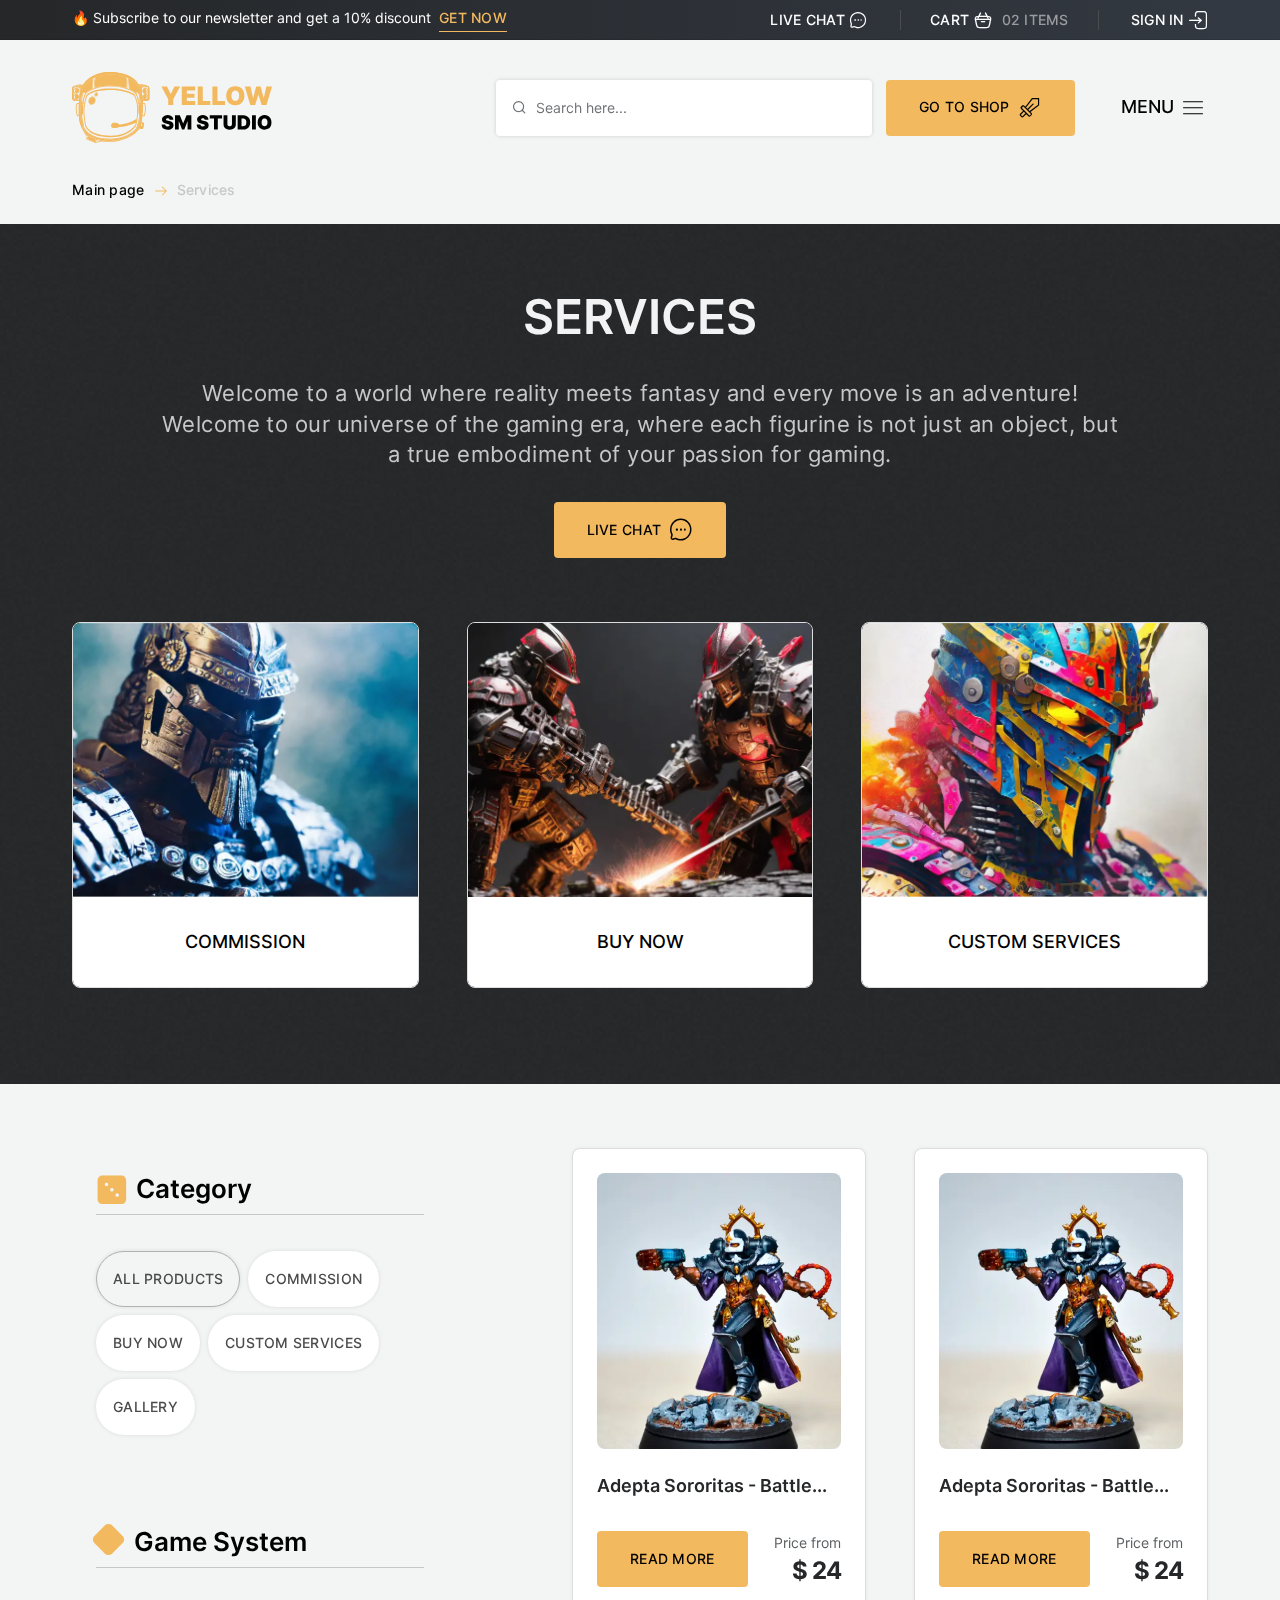
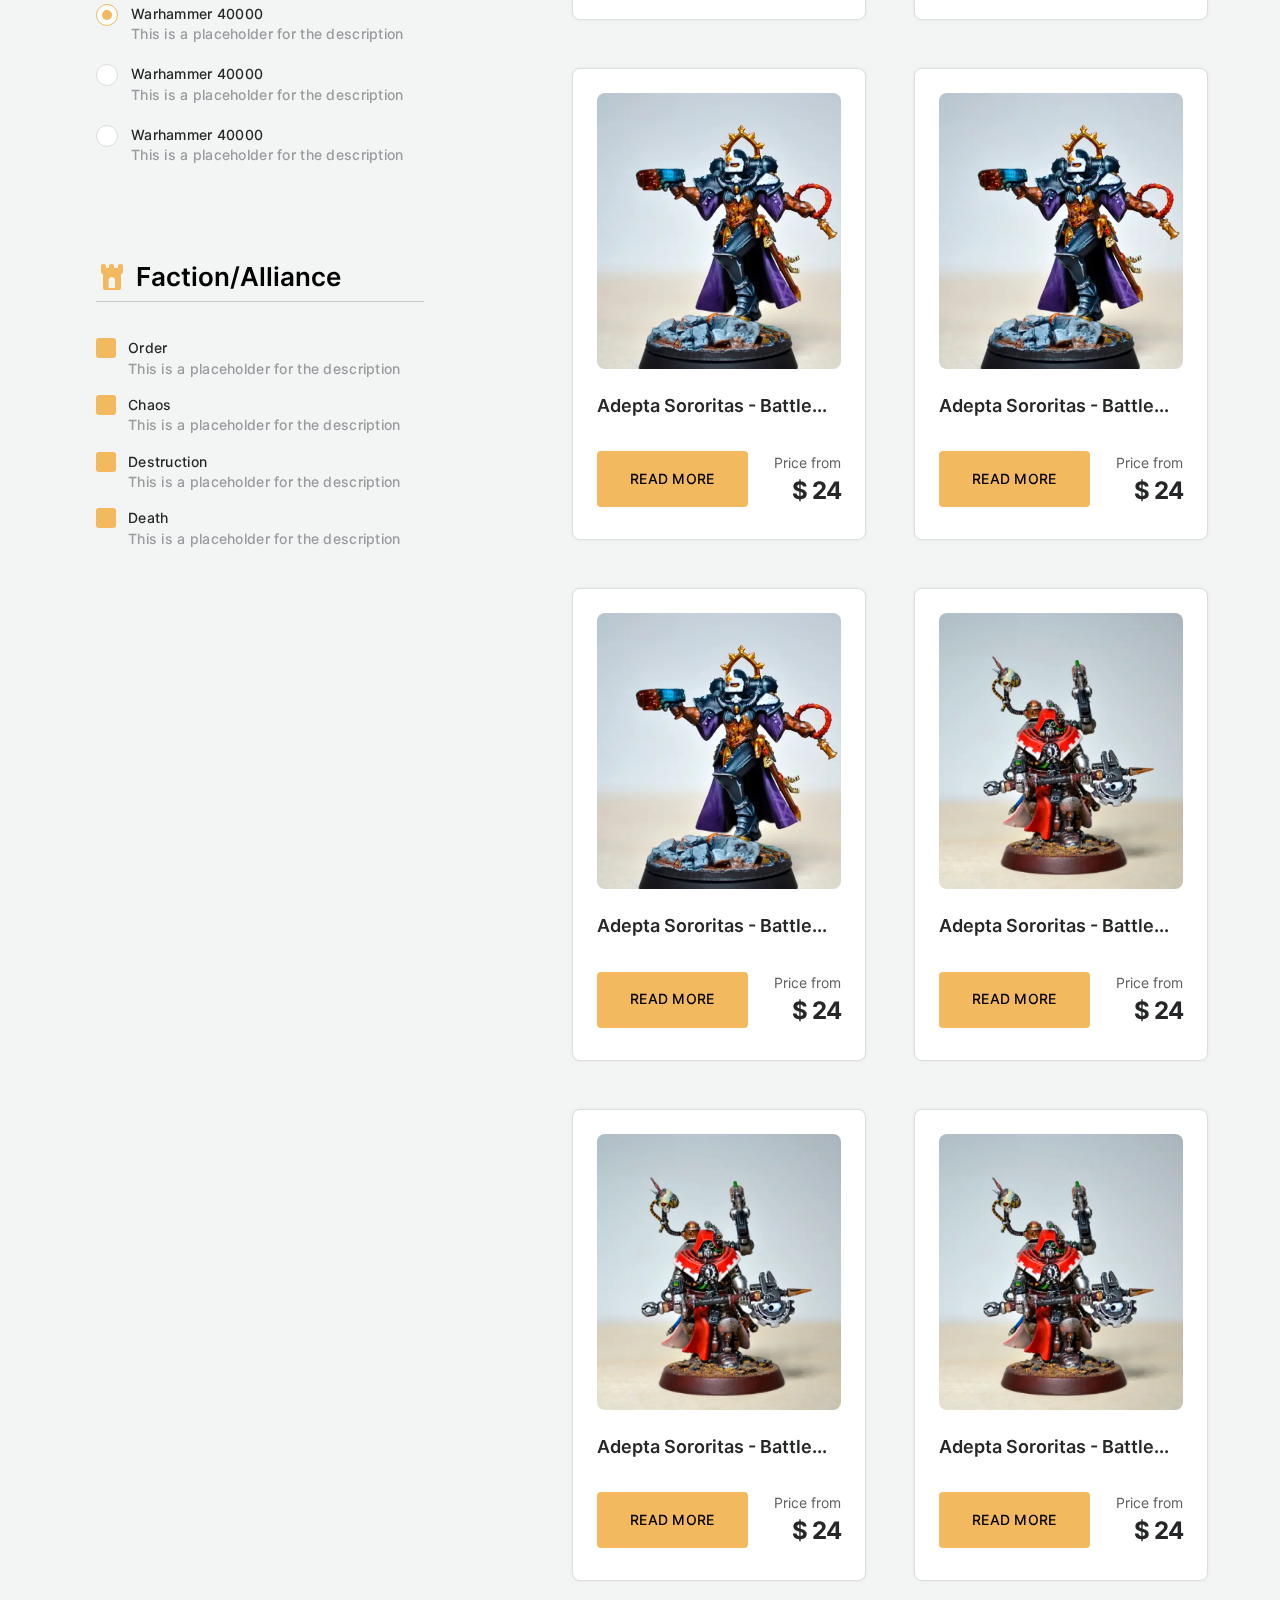
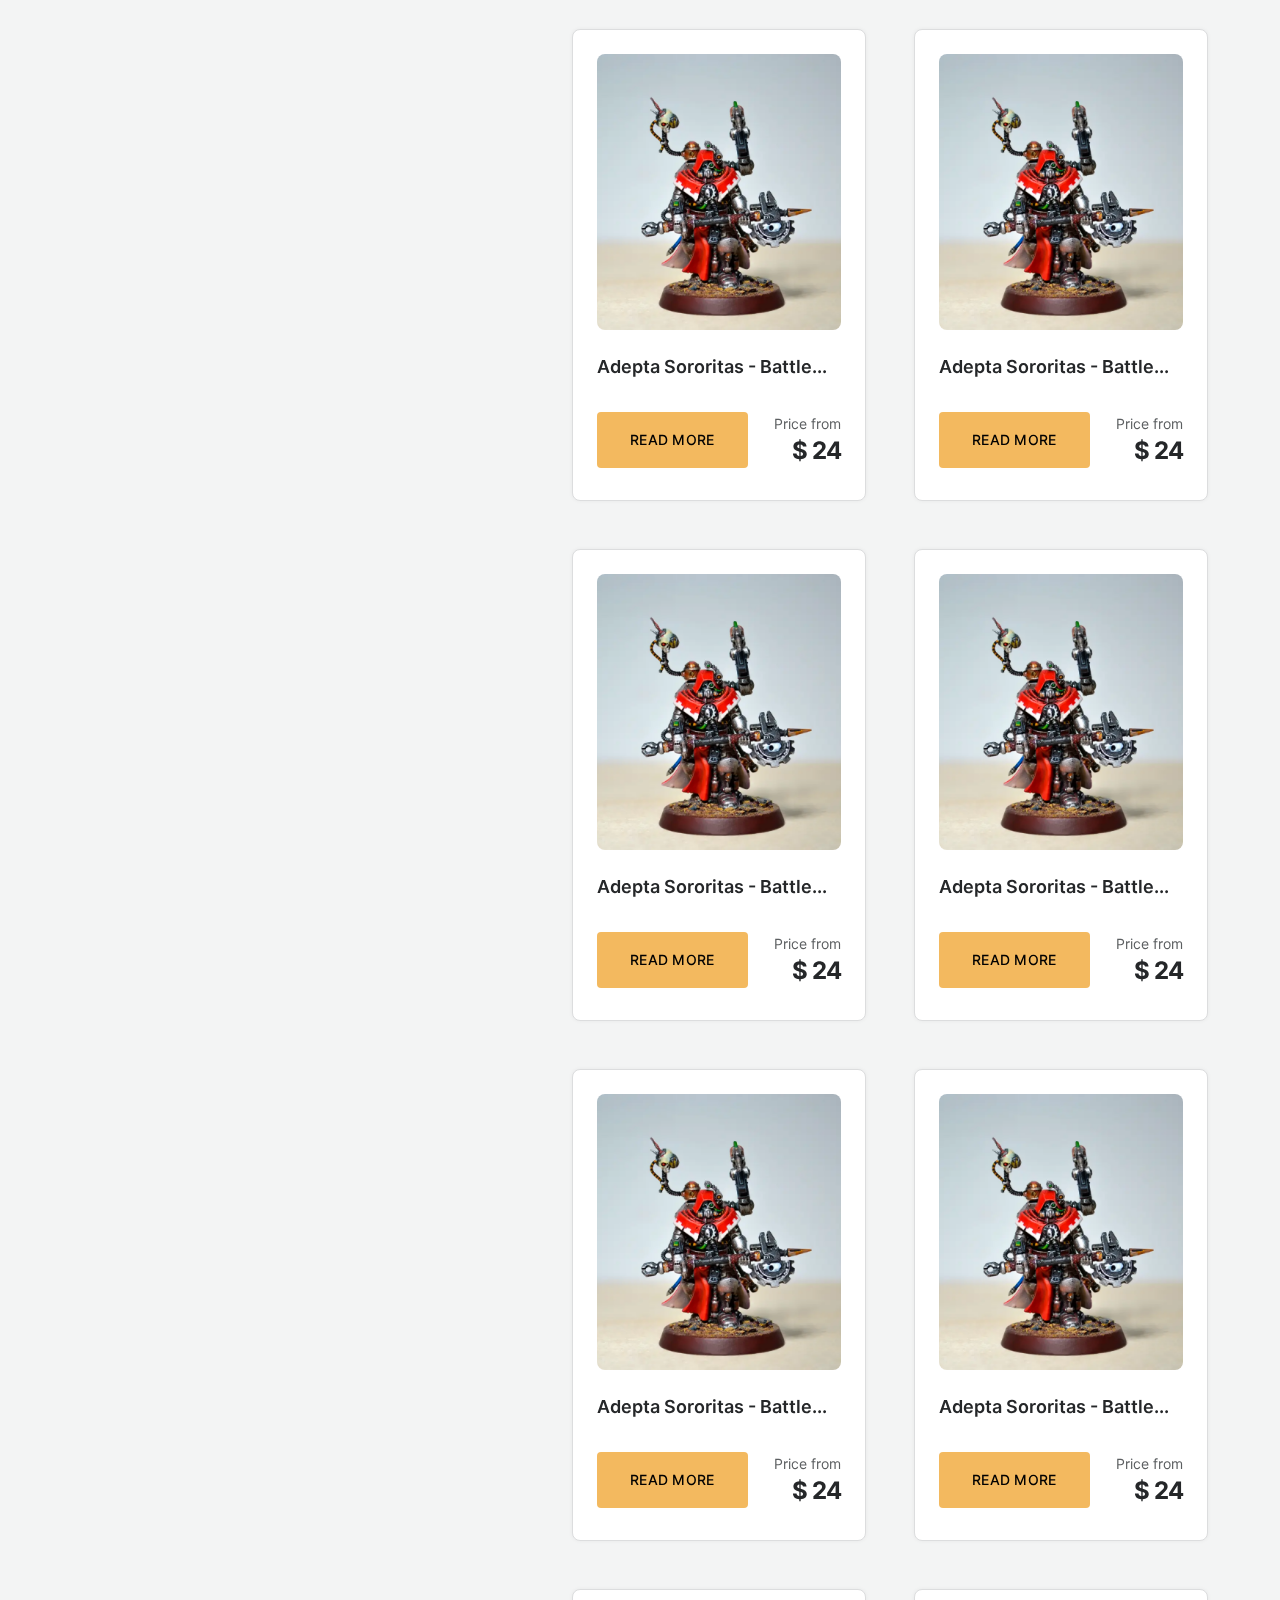
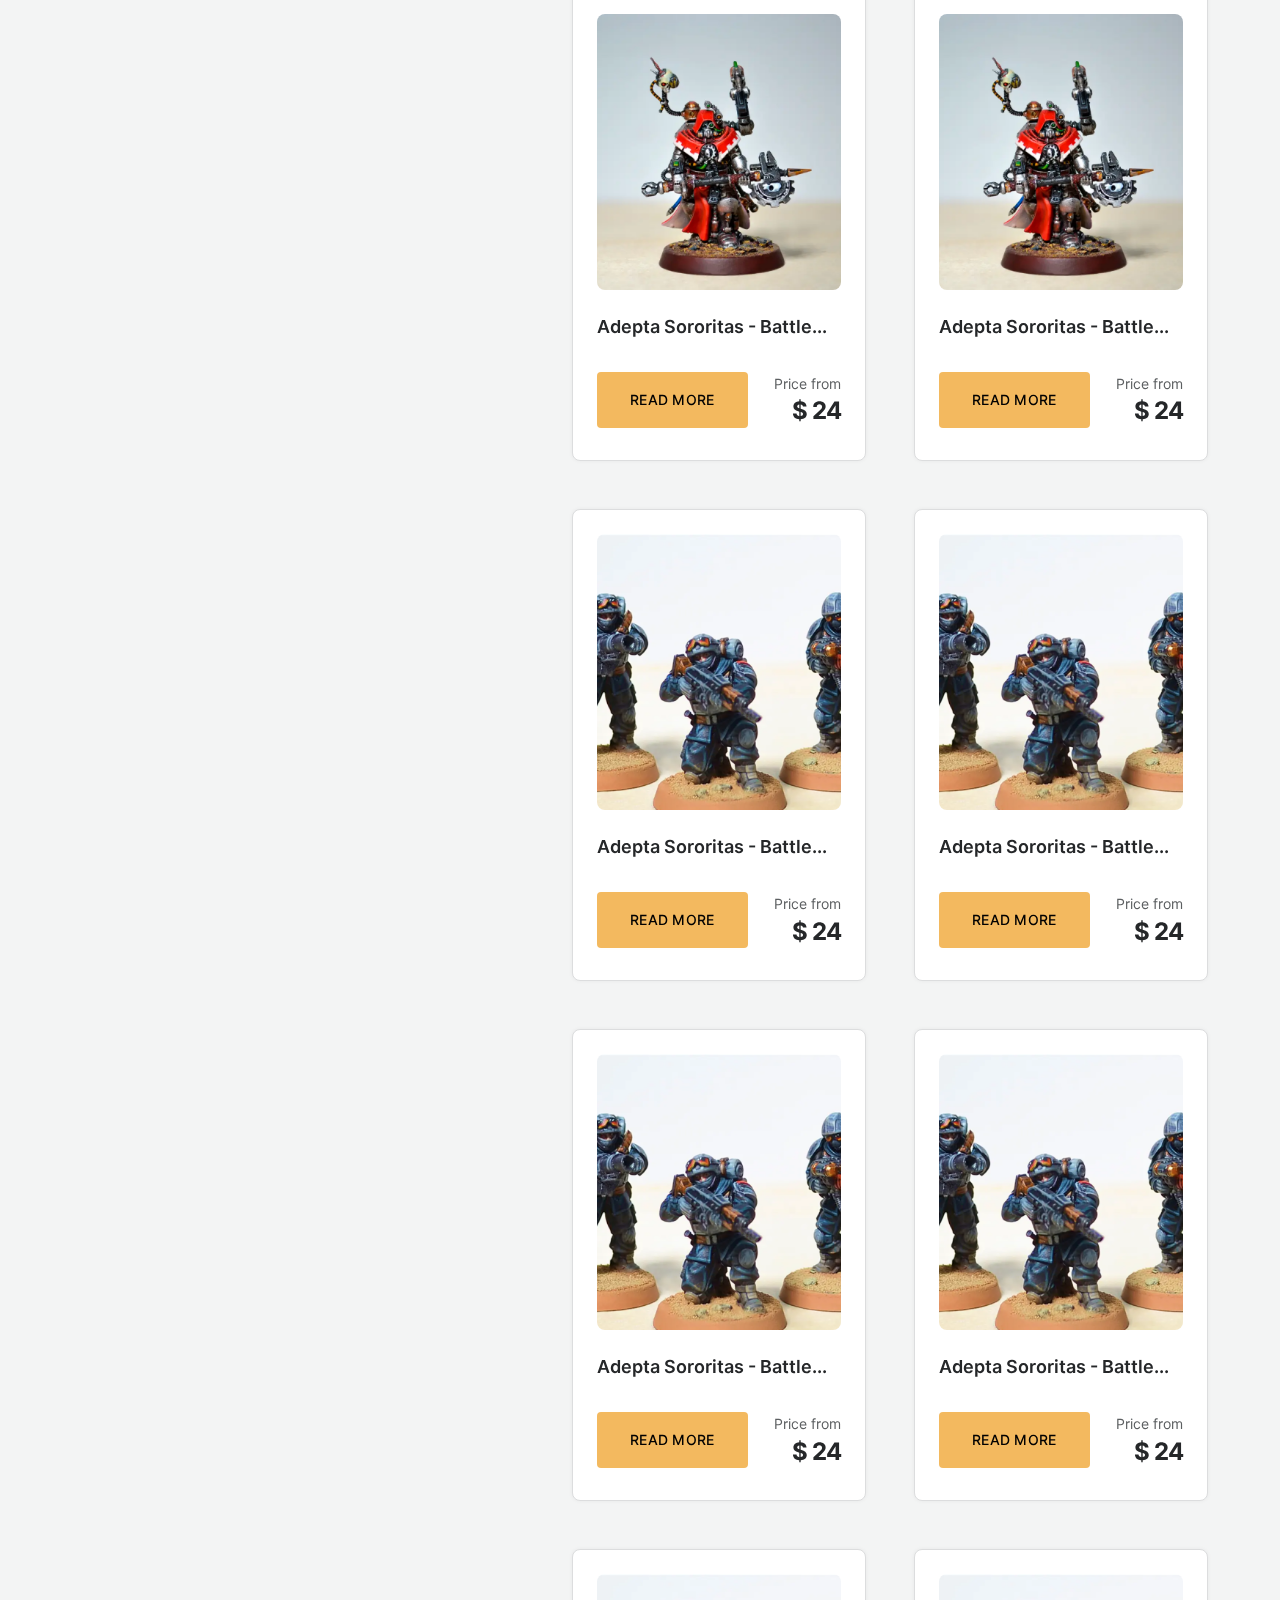
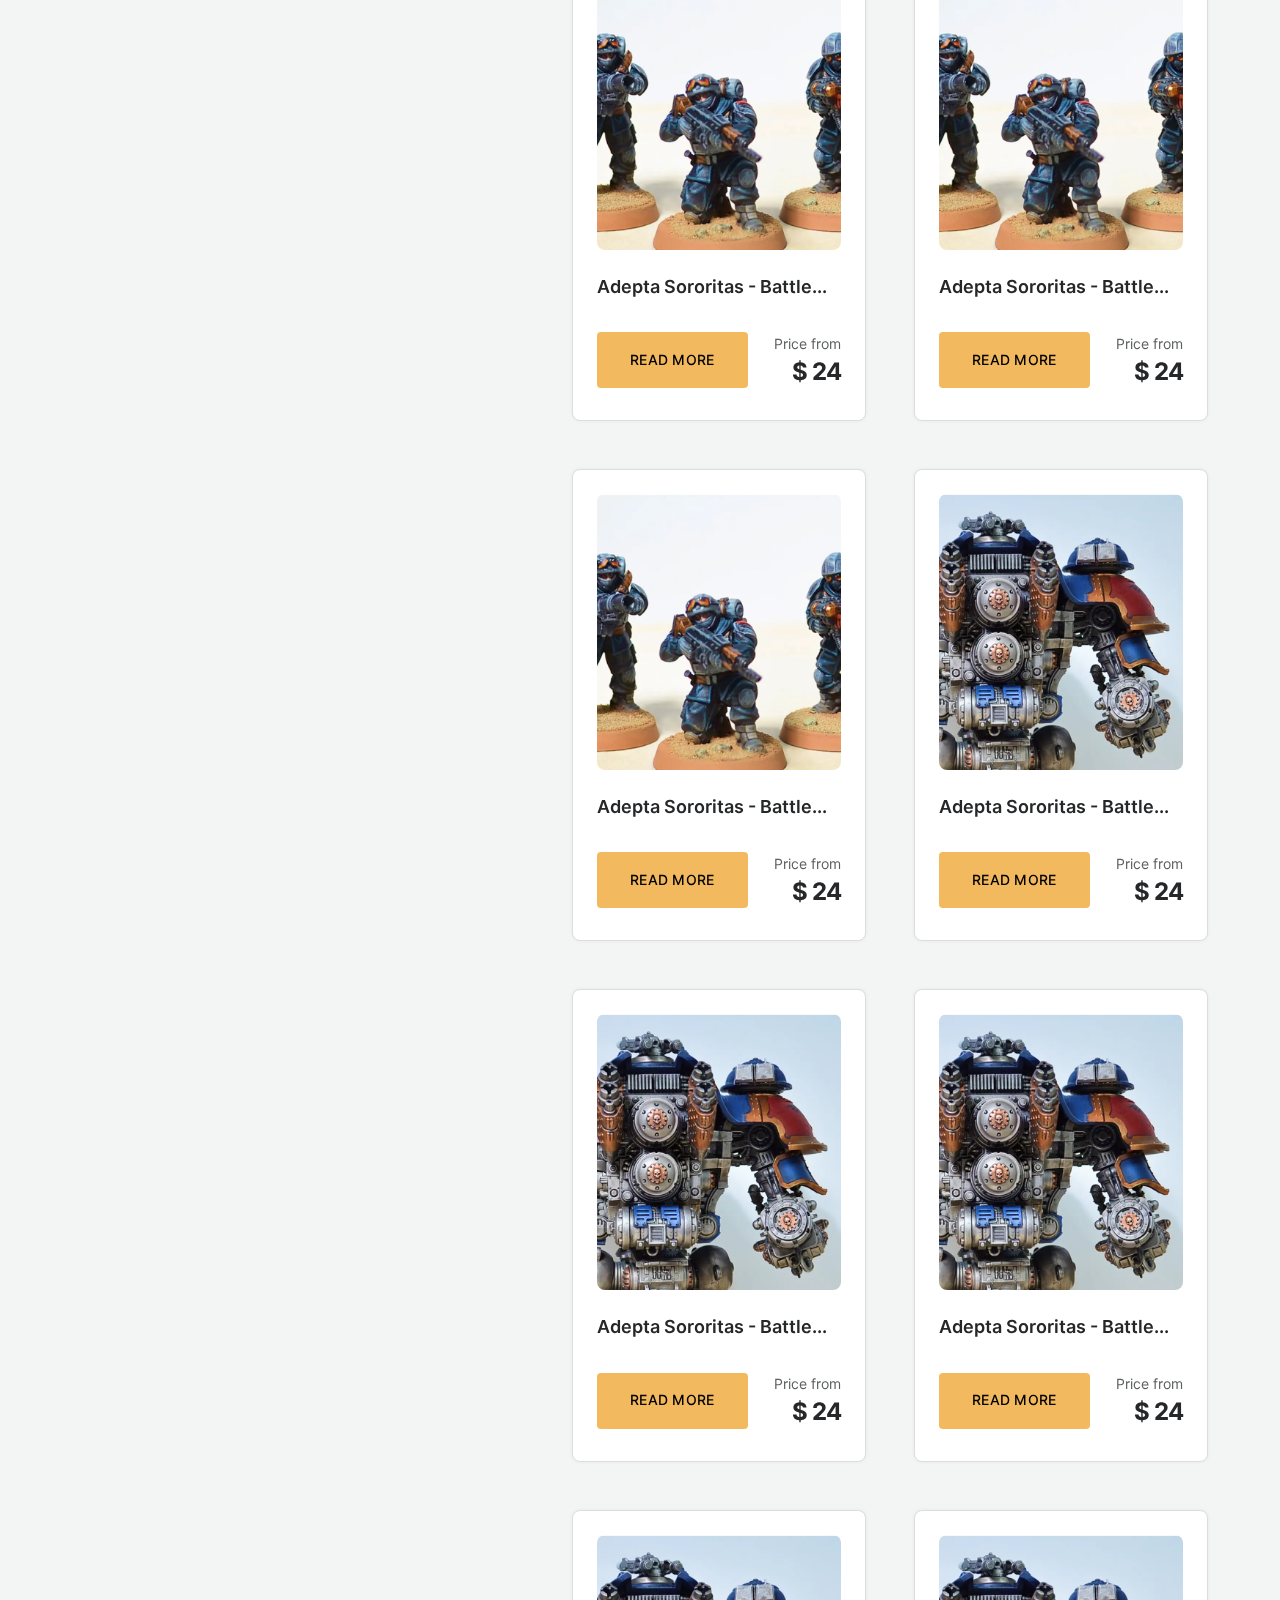
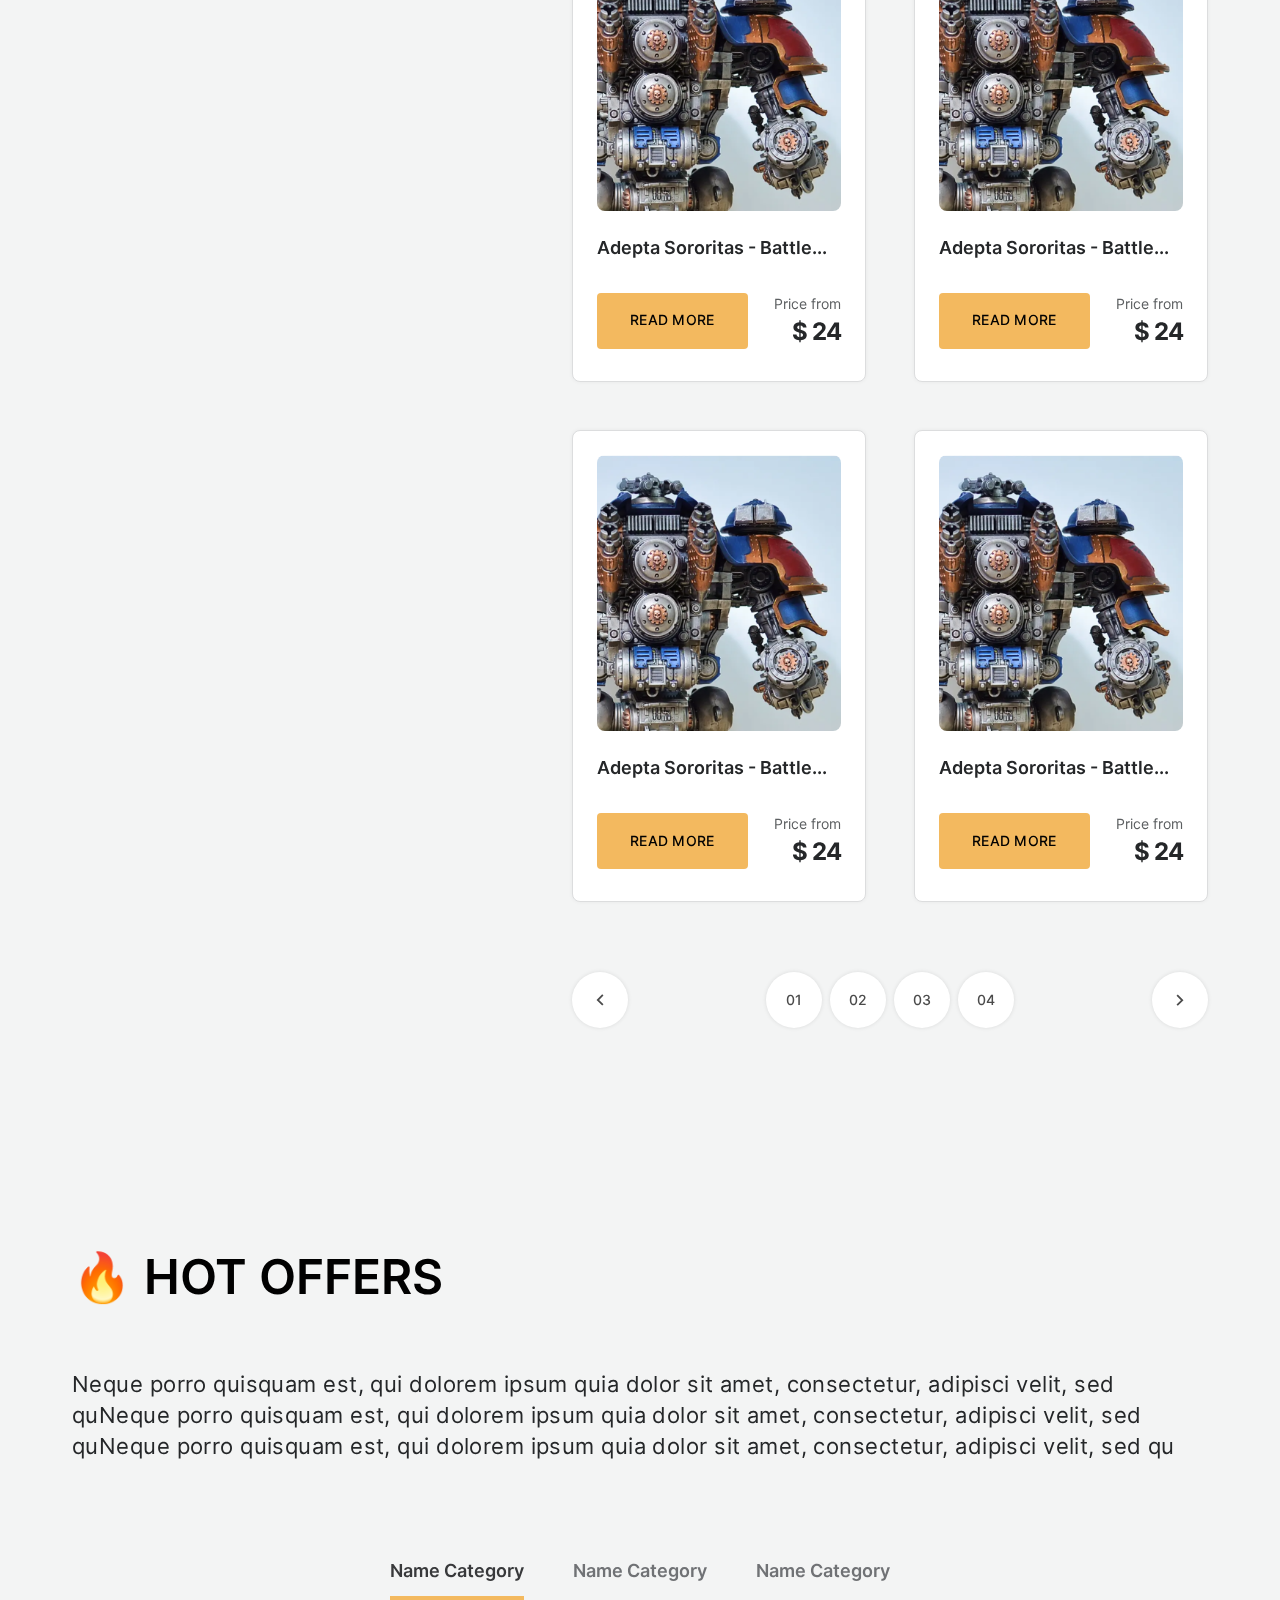
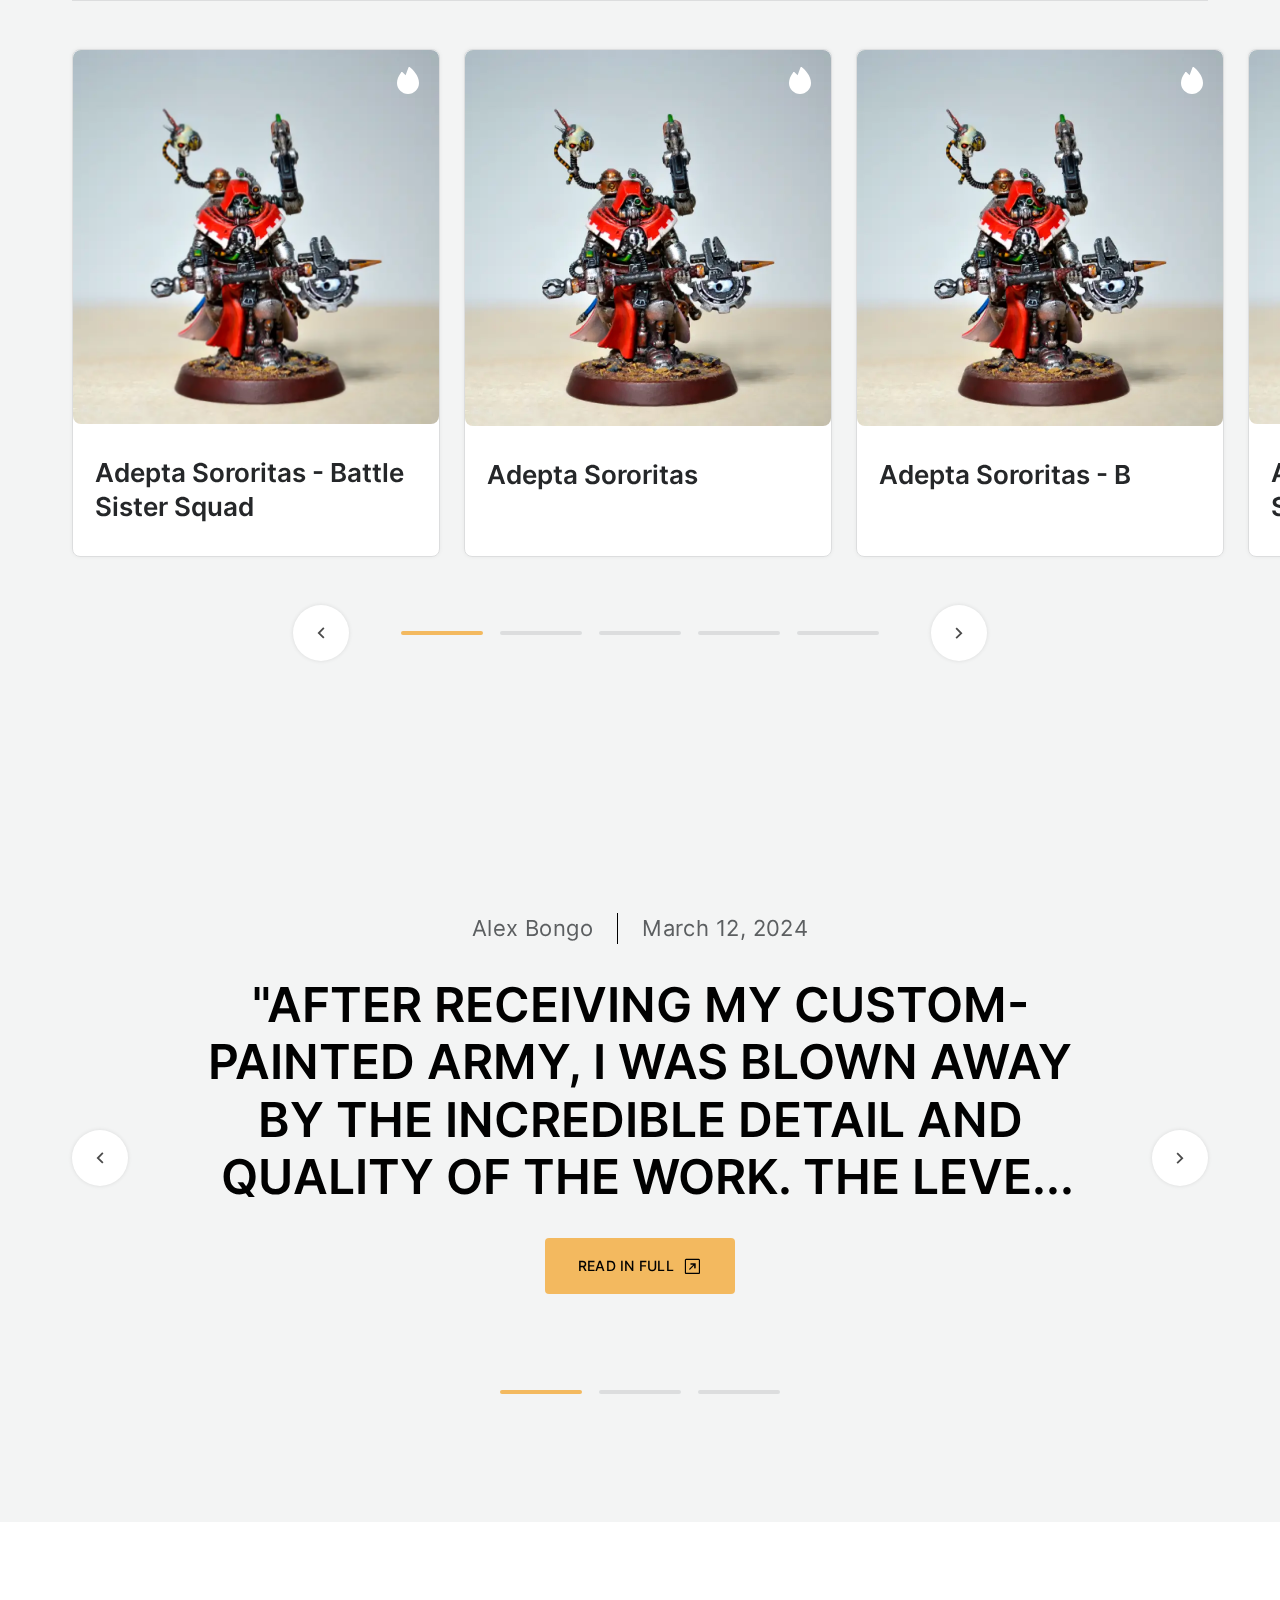
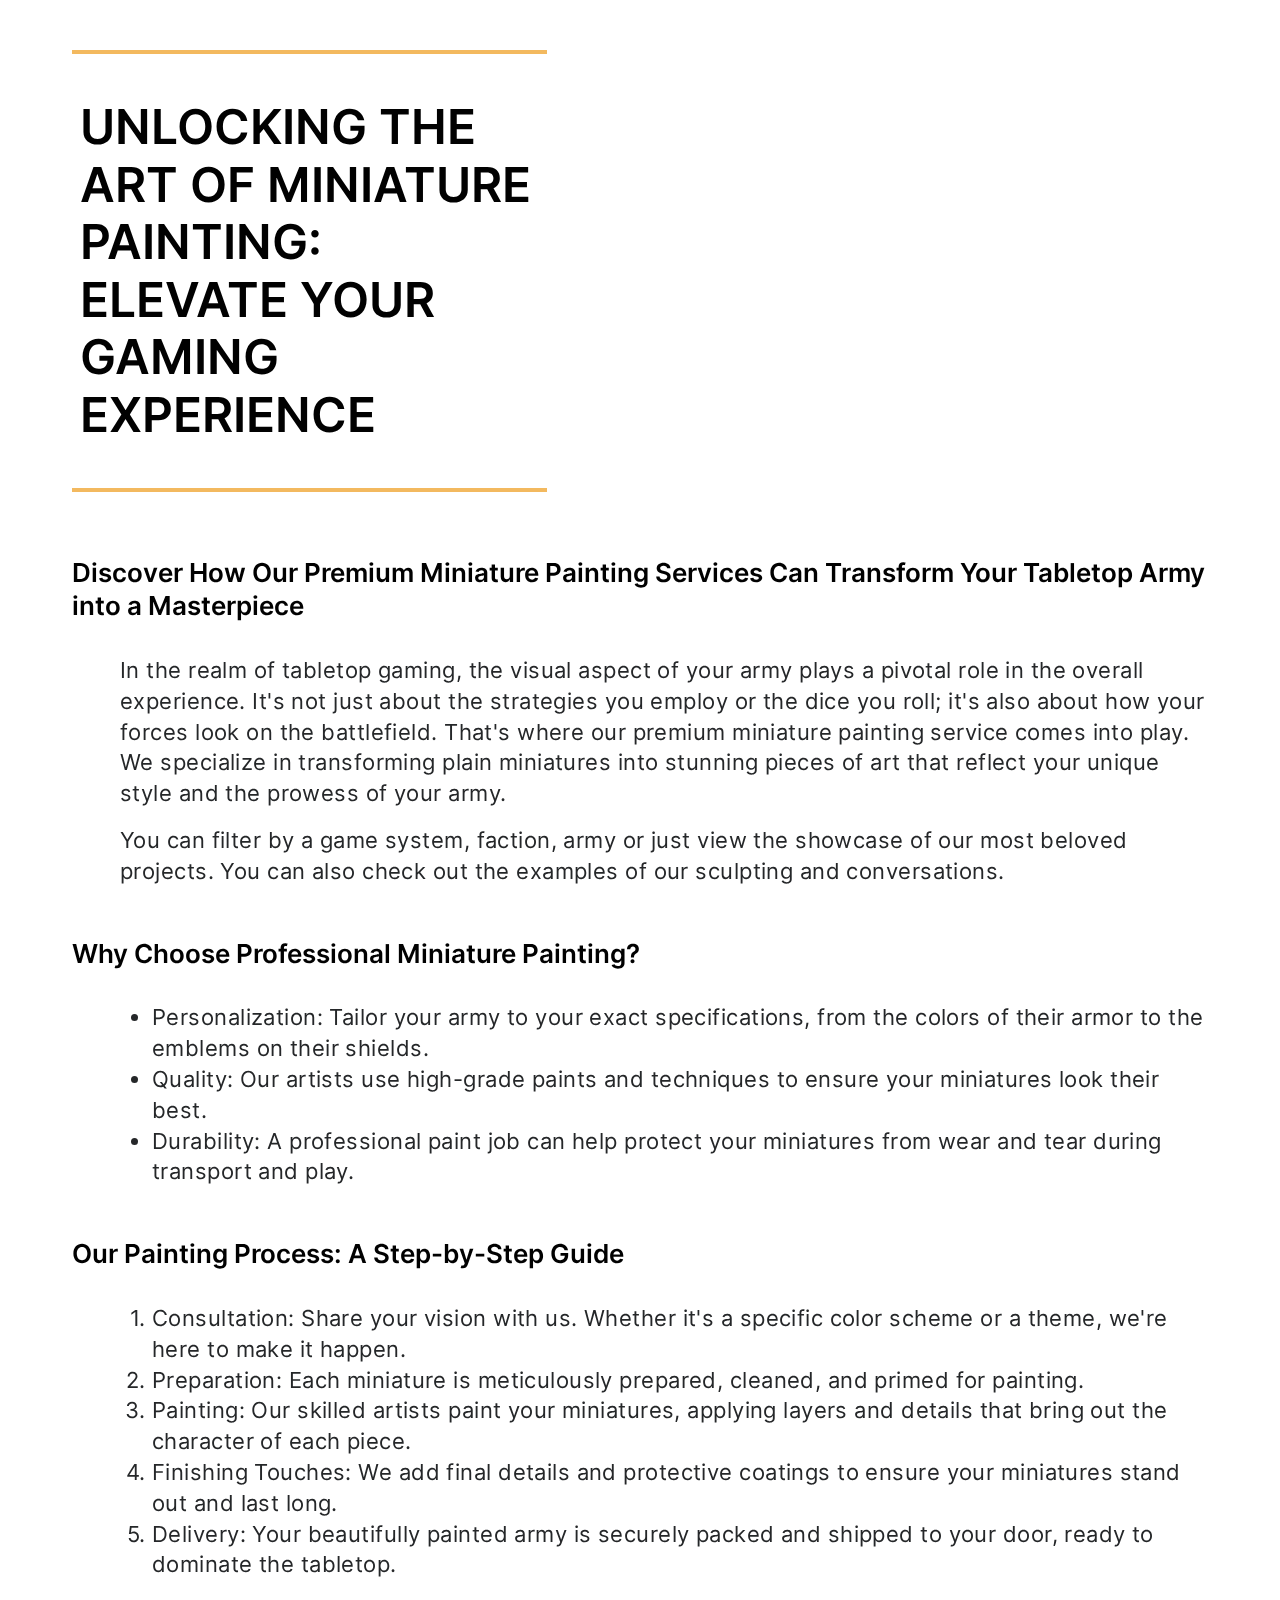
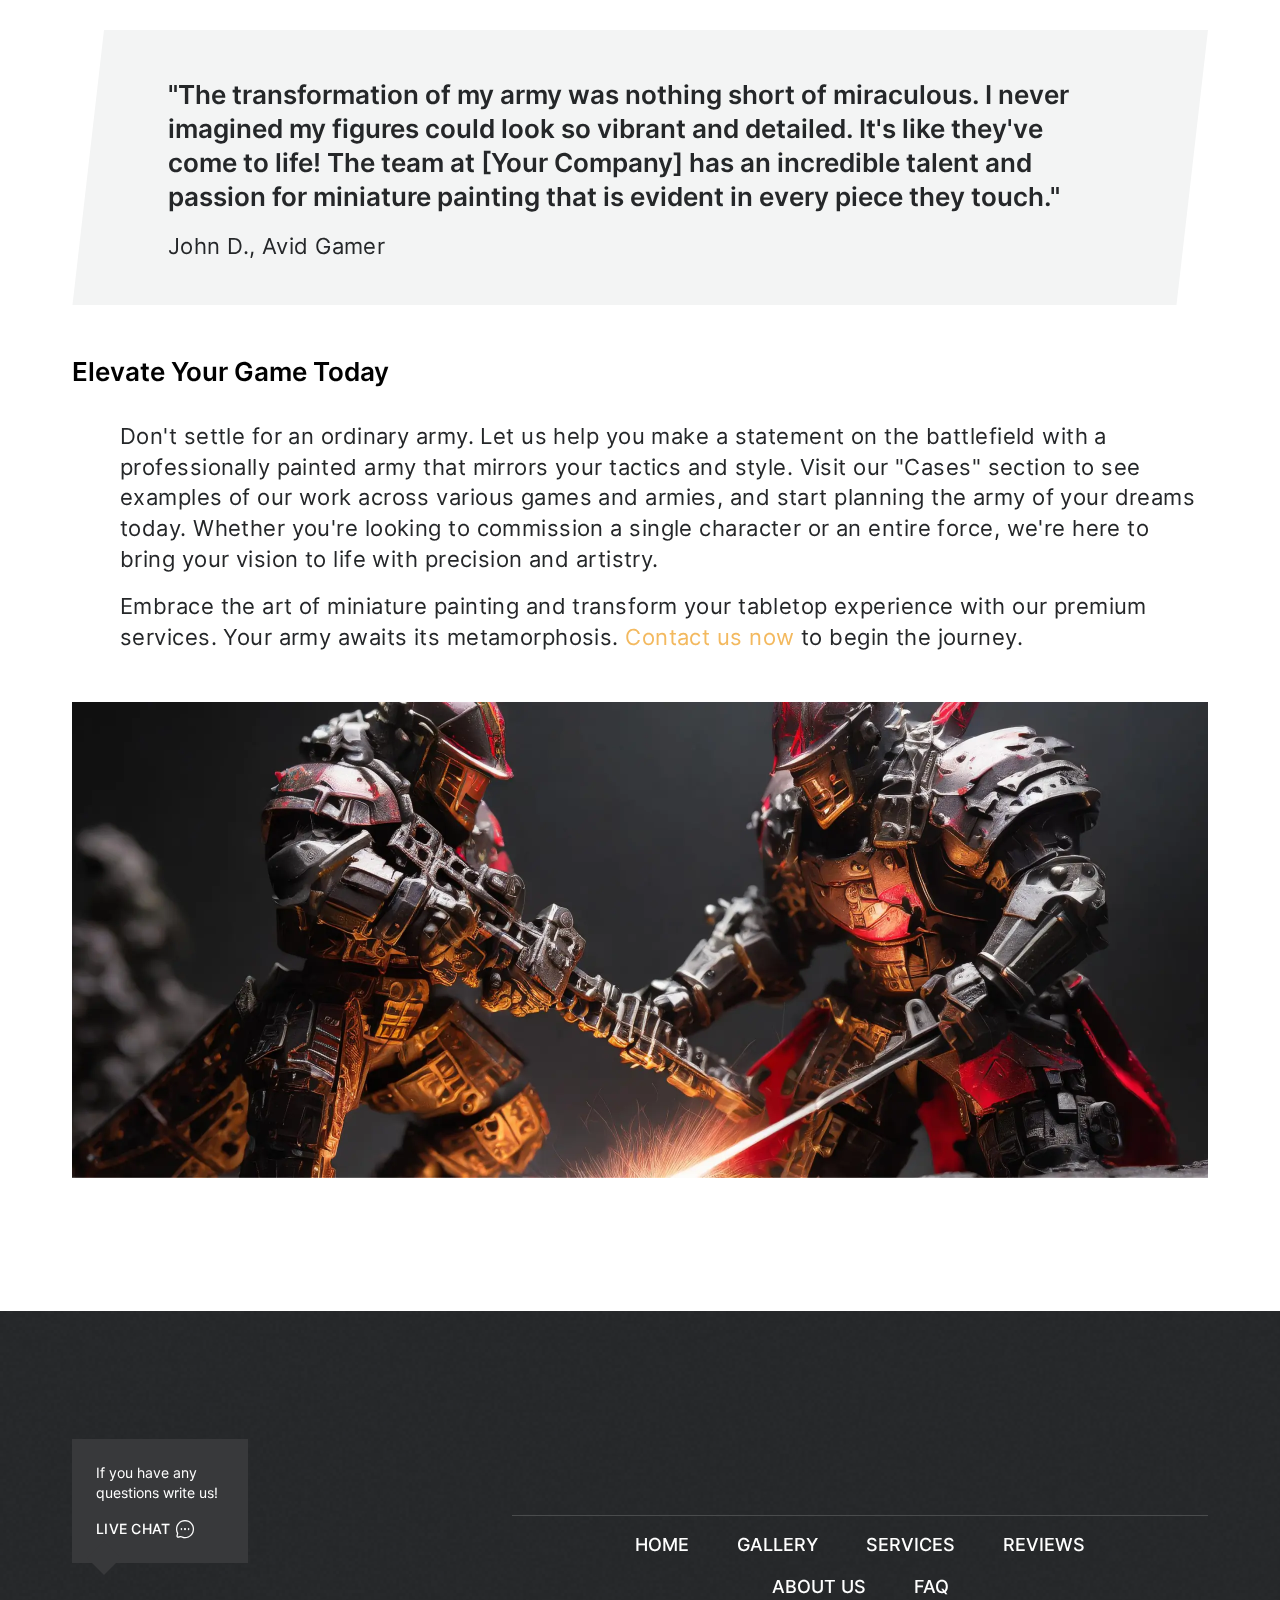
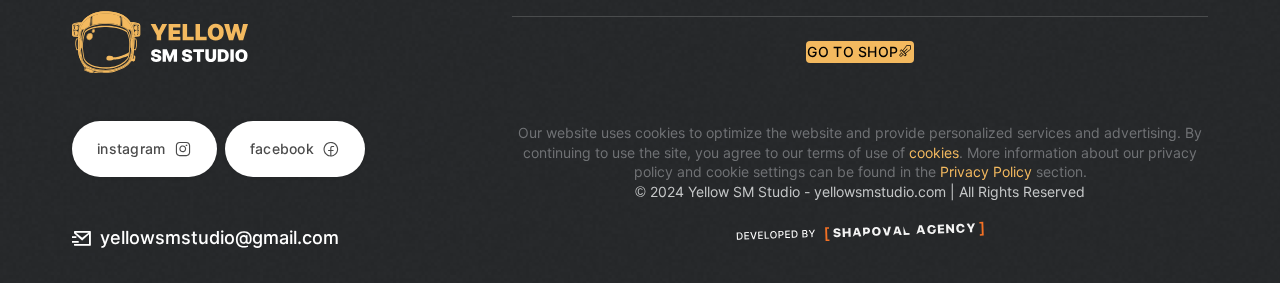
<file: services.html>
<!DOCTYPE html>
<html lang="en">

<head>
  <meta charset="UTF-8">
  <meta name="viewport" content="width=device-width, initial-scale=1.0">
  <link rel="icon" type="image/png" href="img/Favicon.png">
  <link rel="stylesheet" href="style/swiper-bundle.min.css">
  <link rel="stylesheet" href="style/jquery.fancybox.min.css">
  <link rel="stylesheet" href="style/reset.css">
  <link rel="stylesheet" href="style/icons.css">
  <link rel="stylesheet" href="style/style.css">
  <title>Gart Tech Services</title>
</head>

<body class="body">
  <!-- Sub Header -->
  <div class="subheader">
    <div class="wrapper">
      <div class="subheader__container">
        <div class="subheader__promotion">
          🔥 Subscribe to our newsletter and get a 10% discount
          <a href="#" class="link2">GET NOW</a>
        </div>
        <div class="subheader__navigation">
          <div class="subheader__chat">
            <button class="subheader__chat-btn link chat" aria-label="LIVE CHAT">
              LIVE CHAT
              <span class="icon-NameChat-Round-Dots"></span>
            </button>
          </div>
          <div class="subheader__basket">
            <div class="subheader__basket-btn link">
              CART<span class="icon-NameCart-4"></span>
            </div>
            <div class="subheader__basket-quantity open-basket">02 ITEMS</div>
          </div>
          <div class="subheader__entrance">
            <button class="subheader__entrance-btn link authorization-open" aria-label="LOGIN / SIGN UP">
              SIGN IN
              <span class="icon-NameLogin-2"></span>
            </button>
          </div>
        </div>
      </div>
    </div>
  </div>

  <!-- LOGIN / SIGN UP -->
  <div class="authorization">
    <div class="authorization__container">
      <button class="authorization__close icon-Nameclose-line" aria-label="button close modal LOGIN / SIGN UP"></button>

      <!-- SIGN UP -->
      <div class="authorization__sign-up authorization__content">
        <p>Sign up</p>
        <span>Enter your credentials to register on the site</span>
        <form id="signUpForm" class="authorization__form">
          <div class="authorization__form-input">
            <label for="email">Email address</label>
            <div class="form-group input-style">
              <span class="authorization__form-input-icon icon-NameEnvelopeSimple"></span>
              <input type="email" id="email" name="email" placeholder="name@mail.com"
                pattern="^\w+([\.-]?\w+)*@\w+([\.-]?\w+)*(\.\w{2,3})+$" title="Email" required>
            </div>
            <div class="validation-message"></div>
          </div>

          <div class="authorization__form-input">
            <label for="password">Password:</label>
            <div class="form-group input-style">
              <span class="authorization__form-input-icon icon-NameKey"></span>
              <input type="password" id="password" name="password" pattern=".{8,}" placeholder="Enter your password"
                title="Password must be at least 8 characters long">
              <span class="password-toggle" onclick="togglePasswordVisibility('password')">
                <img width="18" height="18" class="see-password" src="img/open-pasword.svg"
                  alt="Toggle Password Visibility">
                <!-- <img width="18" height="18" class="hide-password" src="img/open-pasword.svg" alt="Toggle Password Private"/> -->
              </span>
            </div>
            <span class="validation-message"></span>
          </div>

          <div class="authorization__form-input">
            <label for="repeat-password">Repeat the password:</label>
            <div class="form-group input-style">
              <span class="authorization__form-input-icon icon-NameKey"></span>
              <input type="password" id="repeat-password" name="repeat-password" pattern=".{8,}"
                placeholder="Please re-enter your password" title="Password must be at least 8 characters long">
              <span class="password-toggle" onclick="togglePasswordVisibility('repeat-password')">
                <img width="18" height="18" class="see-password" src="img/open-pasword.svg"
                  alt="Toggle Password Visibility">
                <!-- <img width="18" height="18" class="hide-password" src="img/open-pasword.svg" alt="Toggle Password Private"/> -->
              </span>
            </div>
            <span class="validation-message" id="repeat-password-validation"></span>
          </div>
          <button type="button" onclick="validateAndSubmit()" class="submit btn" aria-label="button send SIGN UP">
            SIGN UP <span class="icon-NameLogin-2"></span>
          </button>
        </form>
        <div class="authorization__or">
          <span></span>
          <p>Or</p>
          <span></span>
        </div>
        <div class="authorization__additional">
          <a href="#">Sign up with Google
            <span>
              <img width="18" height="18" src="img/google-icon.svg" alt="Sign up with Google">
            </span>
          </a>
          <!-- <a href="#">Sign up with Apple
          <span>
            <img width="16" height="18" src="img/apple.svg" alt="Sign up with Apple">
          </span>
        </a> -->
        </div>
        <div class="authorization__change">
          <p>Already have an account?</p>
          <button class="authorization__sign-up-btn" aria-label="button send LOG IN">LOG IN</button>
        </div>
      </div>

      <!-- LOGIN -->
      <div class="authorization__login authorization__content">
        <p>Log in</p>
        <span>Enter your credentials to access your account</span>
        <form id="loginForm" class="authorization__form">
          <div class="authorization__form-input">
            <label for="email">Email address</label>
            <div class="form-group input-style">
              <span class="authorization__form-input-icon icon-NameEnvelopeSimple"></span>
              <input type="email" id="email2" name="email" placeholder="name@mail.com"
                pattern="^\w+([\.-]?\w+)*@\w+([\.-]?\w+)*(\.\w{2,3})+$" title="Email" required>
            </div>
            <div class="validation-message"></div>
          </div>

          <div class="authorization__form-input">
            <label for="password">Password:</label>
            <div class="form-group input-style">
              <span class="authorization__form-input-icon icon-NameKey"></span>
              <input type="password" id="password2" name="password" pattern=".{8,}" placeholder="Enter your password"
                title="Password must be at least 8 characters long">
              <span class="password-toggle" onclick="togglePasswordVisibility('password')">
                <img width="18" height="18" class="see-password" src="img/open-pasword.svg"
                  alt="Toggle Password Visibility">
                <!-- <img width="18" height="18" class="hide-password" src="img/open-pasword.svg" alt="Toggle Password Private"/> -->
              </span>
            </div>
            <span class="validation-message"></span>
          </div>

          <button type="button" onclick="validateAndSubmit()" class="submit btn" aria-label="button send LOG IN">
            LOG IN <span class="icon-NameLogin-2"></span>
          </button>

          <div class="authorization__form-checkbox">
            <label>
              <input type="checkbox" name="сheckbox" value="checked" title="Remember me">
              <span class="checkbox-custom"></span>
              <span class="checkbox-value">Remember me</span>
            </label>
            <a href="#" class="fargot-password" target="_blank">FORGOT PASSWORD?</a>
          </div>
        </form>
        <div class="authorization__or">
          <span></span>
          <p>Or</p>
          <span></span>
        </div>
        <div class="authorization__additional">
          <a href="#">Sign up with Google
            <span>
              <img width="18" height="18" src="img/google-icon.svg" alt="Sign up with Google">
            </span>
          </a>
          <!-- <a href="#">Sign up with Apple
          <span>
            <img width="16" height="18" src="img/apple.svg" alt="Sign up with Apple">
          </span>
        </a> -->
        </div>
        <div class="authorization__change">
          <p>Are you new here?</p>
          <a href="sign-up.html" class="authorization__login-btn ">CREATE ACCOUNT</a>
        </div>
      </div>
    </div>
  </div>

  <!-- Basket -->
  <section class="basket">
    <div class="basket_wrapper">
      <button class="basket__close" aria-label="button close modal basket">
        CLOSE <span class="icon-Nameclose-line"></span>
      </button>
      <div class="basket__content">
        <h2>My Cart <span class="basket__value btn">3</span></h2>
        <div class="basket__container">
          <div class="basket__card">
            <div class="basket__card-box">
              <div class="basket__card-img">
                <picture>
                  <source srcset="img/gallery-obj1.webp" type="image/webp">
                  <source srcset="img/gallery-obj1.jpg" type="image/jpg">
                  <img width="640" height="552" src="img/gallery-obj1.jpg" alt="Forge Your Legendary Army Today!">
                </picture>
              </div>
              <div class="basket__card-description">
                <div class="basket__card-description-title">
                  <p>Adepta Sororitas - Battle Sister Squad</p>
                  <span class="card-delate icon-NameTrash"></span>
                </div>
                <div class="basket__card-description-price">
                  <p class="basket__content-value">10$</p>
                  <div class="quantity">
                    <button class="btn minus-btn icon-NameMinus" aria-label="button minus"></button>
                    <input type="text" class="quantity-input" value="1" readonly title="quantity">
                    <button class="btn plus-btn icon-NamePlus" aria-label="button add"></button>
                  </div>
                </div>
              </div>
            </div>
            <div class="basket__textarea additional-class">
              <div class="toggle">
                Add a comment <span class="icon-NameArrow-DOWN"></span>
              </div>
              <form class="hidden">
                <textarea></textarea>
              </form>
            </div>
          </div>

          <div class="basket__card">
            <div class="basket__card-box">
              <div class="basket__card-img">
                <picture>
                  <source srcset="img/hot-offers-img.webp" type="image/webp">
                  <source srcset="img/hot-offers-img.jpg" type="image/jpg">
                  <img width="736" height="752" src="img/hot-offers-img.jpg" alt="Forge Your Legendary Army Today!">
                </picture>
              </div>
              <div class="basket__card-description">
                <div class="basket__card-description-title">
                  <p>Adepta Sororitas - Battle Sister Squad</p>
                  <span class="card-delate icon-NameTrash"></span>
                </div>
                <div class="basket__card-description-price">
                  <p class="basket__content-value">10$</p>
                  <div class="quantity">
                    <button class="btn minus-btn" aria-label="button minus">-</button>
                    <input type="text" class="quantity-input" value="1" title="quantity">
                    <button class="btn plus-btn" aria-label="button add">+</button>
                  </div>
                </div>
              </div>
            </div>
            <div class="basket__textarea">
              <div class="toggle">
                Add a comment <span class="icon-NameArrow-DOWN"></span>
              </div>
              <form class="hidden">
                <textarea></textarea>
              </form>
            </div>
          </div>

          <div class="basket__card">
            <div class="basket__card-box">
              <div class="basket__card-img">
                <picture>
                  <source srcset="img/hot-offers-img2.webp" type="image/webp">
                  <source srcset="img/hot-offers-img2.jpg" type="image/jpg">
                  <img width="736" height="752" src="img/hot-offers-img2.jpg" alt="Forge Your Legendary Army Today!">
                </picture>
              </div>
              <div class="basket__card-description">
                <div class="basket__card-description-title">
                  <p>Adepta Sororitas - Battle Sister Squad</p>
                  <span class="card-delate icon-NameTrash"></span>
                </div>
                <div class="basket__card-description-price">
                  <p class="basket__content-value">10$</p>
                  <div class="quantity">
                    <button class="btn minus-btn" aria-label="button minus">-</button>
                    <input type="text" class="quantity-input" value="1" title="quantity">
                    <button class="btn plus-btn" aria-label="button add">+</button>
                  </div>
                </div>
              </div>
            </div>
            <div class="basket__textarea">
              <div class="toggle">
                Add a comment <span class="icon-NameArrow-DOWN"></span>
              </div>
              <form class="hidden">
                <textarea></textarea>
              </form>
            </div>
          </div>
        </div>
        <div class="basket__footer">
          <div class="basket__sumbal">
            <p>SUBTOTAL:<span id="sum"></span></p>
          </div>
          <div class="basket__navigation">
            <a href="index.html" class="continue__shopping"><span class="icon-NameArrow-left"></span>CONTINUE
              SHOPPING</a>
            <a href="checkout.html" class="continue__checkout btn">CHECKOUT<span class="icon-myArrowright"></span></a>
          </div>
        </div>
      </div>
    </div>
  </section>

  <!-- Menu -->
  <div class="menu">
    <div class="menu__overflow">
      <button class="close-btn" aria-label="button close modal menu">
        CLOSE<span class="icon-Nameclose-line"></span>
      </button>
      <div class="menu__content">
        <nav class="menu__navigation">
          <ul>
            <li>
              <a href="index.html" class="link menu__link">HOME</a>
            </li>
            <li>
              <a href="gallery.html" class="link menu__link">GALLERY</a>
            </li>
            <li>
              <a href="reviews.html" class="link menu__link">REVIEWS</a>
            </li>
            <li>
              <a href="about-us.html" class="link menu__link">ABOUT US</a>
            </li>
            <li>
              <a href="faq.html" class="link menu__link">FAQ</a>
            </li>
            <li class="menu__navigation-none">
              <button class="link authorization-open" onclick="initializeModal()"
                aria-label="open modal LOGIN / SIGN UP">
                LOGIN / SIGN UP
                <span class="icon-NameLogin-2"></span>
              </button>
            </li>
            <li class="go-to-shop">
              <a href="services.html" class="btn">GO TO SHOP<span class="icon-NameSword"></span></a>
            </li>
          </ul>
        </nav>
        <div class="menu__services">
          <h2>SERVICES</h2>
          <div class="menu__services-box">
            <article onclick="window.open('services.html', '_blank')" class="card menu__link">
              <div class="menu__services-box-img">
                <picture>
                  <source srcset="img/menu-services-obj1.webp" type="image/webp">
                  <source srcset="img/menu-services-obj1.jpg" type="image/jpeg">
                  <img src="img/menu-services-obj1.jpg" alt="COMMISSION IMAGE">
                </picture>
              </div>
              <div class="menu__services-box-text">
                <h3>COMMISSION</h3>
              </div>
            </article>

            <article onclick="window.open('services.html', '_blank')" class="card menu__link">
              <div class="menu__services-box-img">
                <picture>
                  <source srcset="img/menu-services-obj2.webp" type="image/webp">
                  <source srcset="img/menu-services-obj2.jpg" type="image/jpeg">
                  <img src="img/menu-services-obj2.jpg" alt="BUY NOW">
                </picture>
              </div>
              <div class="menu__services-box-text">
                <h3>BUY NOW</h3>
              </div>
            </article>

            <article onclick="window.open('services.html', '_blank')" class="card menu__link">
              <div class="menu__services-box-img">
                <picture>
                  <source srcset="img/menu-services-obj3.webp" type="image/webp">
                  <source srcset="img/menu-services-obj3.jpg" type="image/jpg">
                  <img src="img/menu-services-obj3.jpg" alt="CUSTOM SERVICES">
                </picture>
              </div>
              <div class="menu__services-box-text">
                <h3>CUSTOM SERVICES</h3>
              </div>
            </article>
          </div>
        </div>
        <div class="menu__chat">
          <p>If you have any questions write us!</p>
          <button class="chat menu__link" aria-label="open LIVE CHAT">
            LIVE CHAT
            <span class="icon-NameChat-Round-Dots"></span>
          </button>
        </div>
      </div>
    </div>
  </div>

  <!-- Header -->
  <header class="header">
    <div class="wrapper">
      <div class="header__container">
        <div class="header__logo">
          <a href="index.html">
            <img width="200" height="71" src="img/logo.svg" alt="Gart Tech logotype">
          </a>
        </div>
        <div class="header__navigation">
          <div class="header__navigation-search">
            <div class="header__navigation-search-box icon-NameSearch">
              <input type="text" id="searchInput" placeholder="Search here..." title="Search here...">
              <span class="icon-NameArrow-left header__submit"><input type="submit" value="" class="header__submit-btn"
                  title="submit"></span>
            </div>
            <button class="search-open icon-NameSearch" aria-label="burger menu"></button>
            <div class="search-btn btn">
              <span></span>
              <span></span>
              <span></span>
            </div>
          </div>
          <div class="header__navigation-btn-shop">
            <a href="services.html" class="btn">
              GO TO SHOP<span class="icon-NameSword"></span>
            </a>
          </div>
          <div class="header__navigation-menu">
            <span>MENU</span>
            <div class="menu-btn">
              <span></span>
              <span></span>
              <span></span>
            </div>
          </div>
        </div>
      </div>
    </div>
  </header>

  <main>
    <!-- Services hero -->
    <section class="sihn-up__hero">
      <div class="breadcrumbs">
        <div class="wrapper">
          <div class="breadcrumbs__container">
            <span class="breadcrumbs__container-box">
              <span>
                <a href="index.html" class="link">Main page</a>
              </span>
              <span class="brDevider">
                <img src="img/breadcrumbs-arrow.svg" width="16" height="16" alt="icon" />
              </span>
              <span class="breadcrumb_last" aria-current="page">Services</span>
            </span>
          </div>
        </div>
      </div>

      <div class="sihn-up__hero-content services-page__hero hero__smoll all">
        <div class="wrapper">
          <div class="services-page__hero-title">
            <h1>SERVICES</h1>
            <p>Welcome to a world where reality meets fantasy and every move is an adventure! Welcome to our universe of
              the gaming era, where each figurine is not just an object, but a true embodiment of your passion for
              gaming.</p>
            <button class="btn">
              LIVE CHAT <span class="icon-NameChat-Round-Dots"></span>
            </button>
          </div>
          <div class="services__card-box">

            <article data-filter="commission" class="button card menu__link">
              <div class="menu__services-box-img">
                <picture>
                  <source srcset="img/services__card-obj1.webp" type="image/webp" />
                  <source srcset="img/services__card-obj1.jpg" type="image/jpeg" />
                  <img width="1120" height="552" src="img/services__card-obj1.jpg" alt="COMMISSION" />
                </picture>
              </div>
              <div class="menu__services-box-text">
                <h3>COMMISSION</h3>
              </div>
            </article>

            <article data-filter="buyNow" class="button card menu__link">
              <div class="menu__services-box-img">
                <picture>
                  <source srcset="img/services__card-obj2.webp" type="image/webp" />
                  <source srcset="img/services__card-obj2.jpg" type="image/jpeg" />
                  <img width="1120" height="552" src="img/services__card-obj2.jpg" alt="BUY NOW" />
                </picture>
              </div>
              <div class="menu__services-box-text">
                <h3>BUY NOW</h3>
              </div>
            </article>

            <article data-filter="customServices" class="button card menu__link">
              <div class="menu__services-box-img">
                <picture>
                  <source srcset="img/services__card-obj3.webp" type="image/webp" />
                  <source srcset="img/services__card-obj3.jpg" type="image/jpeg" />
                  <img width="1120" height="552" src="img/services__card-obj3.jpg" alt="CUSTOM SERVICES" />
                </picture>
              </div>
              <div class="menu__services-box-text">
                <h3>CUSTOM SERVICES</h3>
              </div>
            </article>
          </div>
        </div>
      </div>

      <div class="sihn-up__hero-content services-page__hero hero__smoll commission hide">
        <div class="wrapper">
          <div class="services-page__hero-title">
            <h2>COMMISSION</h2>
            <p>У підвалинах океану, де хвилі лагідно колихаються, розгортається світ чудових морських створінь. Риби
              виблискують у променях сонця, створюючи мальовничий танець кольорів та форм. Коралові рифи та водорості
              створюють унікальний мікроклімат, де кожен мешканець знаходить своє місце у великому та загадковому світі
              морських пригод.</p>
            <button class="btn">
              LIVE CHAT <span class="icon-NameChat-Round-Dots"></span>
            </button>
          </div>
        </div>
      </div>

      <div class="sihn-up__hero-content services-page__hero hero__smoll buyNow hide">
        <div class="wrapper">
          <div class="services-page__hero-title">
            <h2>BUY NOW</h2>
            <p>У безмежних просторах океану, де глибина зачаровує своєю таємничістю, життя розквітає у всій своїй
              розмаїтості. Риби розгортають свої вогняні плавники серед водоростей, створюючи унікальні підводні
              пейзажі. Тут кожен обертається в танці життя, здатному зачарувати його красою та гармонією природи.</p>
            <button class="btn">
              LIVE CHAT <span class="icon-NameChat-Round-Dots"></span>
            </button>
          </div>
        </div>
      </div>

      <div class="sihn-up__hero-content services-page__hero hero__smoll customServices hide">
        <div class="wrapper">
          <div class="services-page__hero-title">
            <h2>CUSTOM SERVICES</h2>
            <p>У вирі підводного світу, де таємниці здійснюються у мріях, розгортається феєричне шоу морської життя.
              Кожна рибка, неначе крапелька барвистих фарб, вписується у великий полотно природи. Коралові рифи
              обіймають цей світ ніжністю, а морські струмки розповідають свою власну історію заглиблення в невідоме.
            </p>
            <button class="btn">
              LIVE CHAT <span class="icon-NameChat-Round-Dots"></span>
            </button>
          </div>
        </div>
      </div>

      <div class="sihn-up__hero-content services-page__hero hero__smoll galleryFilter hide">
        <div class="wrapper">
          <div class="services-page__hero-title">
            <h2>GALLERY</h2>
            <p>У безмежному просторі космосу, де зірки виграють свій власний симфонічний концерт, розкидаючи світлові
              краплини по чорному полотні Всесвіту, розгортається неймовірна сага космічних пригод. Планети та галактики
              створюють унікальні космічні пейзажі, де кожен астрономічний об'єкт — це окрема історія великого Всесвіту.
              В цьому величезному морі зірок кожна комета, кожна планета, кожна галактика є частиною великого таємничого
              танцю космосу.</p>
            <button class="btn">
              LIVE CHAT <span class="icon-NameChat-Round-Dots"></span>
            </button>
          </div>
        </div>
      </div>
    </section>

    <!-- Services main -->
    <section class="services-main">
      <div class="wrapper">
        <div class="services-main__box">
          <div class="services-main__category">
            <div class="services-main__category-top">
              <h3><span class="icon-NameDiceThree-Fill"></span>Category</h3>
              <div class="services-main__category-top-filter">
                <button class="button button_all btn-white active" data-filter="all">ALL PRODUCTS</button>
                <button class="button button_commission btn-white" data-filter="commission">COMMISSION</button>
                <button class="button button_buyNow btn-white" data-filter="buyNow">BUY NOW</button>
                <button class="button button_customServices btn-white" data-filter="customServices">CUSTOM
                  SERVICES</button>
                <button class="button button_gallery btn-white" data-filter="galleryFilter">GALLERY</button>
              </div>
            </div>

            <div class="services-main__category-top">
              <h3><span class="services-main__category-top-icon"></span>Game System</h3>
              <div class="services-main__category-top-radio">
                <div class="services-main__category-top-radio-box">
                  <input type="radio" id="huey" name="drone" value="huey" checked class="custom-radio-input" />
                  <label class="custom-radio__label" for="huey">Warhammer 40000 <span>This is a placeholder for the
                      description</span></label>
                </div>

                <div class="services-main__category-top-radio-box">
                  <input type="radio" id="dewey" name="drone" value="dewey" class="custom-radio-input" />
                  <label class="custom-radio__label" for="dewey">Warhammer 40000 <span>This is a placeholder for the
                      description</span></label>
                </div>

                <div class="services-main__category-top-radio-box">
                  <input type="radio" id="louie" name="drone" value="louie" class="custom-radio-input" />
                  <label class="custom-radio__label" for="louie">Warhammer 40000 <span>This is a placeholder for the
                      description</span></label>
                </div>
              </div>
            </div>

            <div class="services-main__category-top">
              <h3><span class="icon-NameCastleTurret"></span>Faction/Alliance</h3>
              <div class="services-main__category-top-radio">
                <div class="services-main__category-top-radio-box authorization__form-checkbox">
                  <label class="services-main__category-top-radio-box-label">
                    <input type="checkbox" id="order" name="order" value="checked" />
                    <span class="checkbox-custom"></span>
                    <p><span></span>Order<span>This is a placeholder for the description</span></p>
                  </label>
                </div>

                <div class="services-main__category-top-radio-box authorization__form-checkbox">
                  <label class="services-main__category-top-radio-box-label">
                    <input type="checkbox" id="chaos" name="chaos" value="checked" />
                    <span class="checkbox-custom"></span>
                    <p><span></span>Chaos<span>This is a placeholder for the description</span></p>
                  </label>
                </div>

                <div class="services-main__category-top-radio-box authorization__form-checkbox">
                  <label class="services-main__category-top-radio-box-label">
                    <input type="checkbox" id="destruction" name="destruction" value="checked" />
                    <span class="checkbox-custom"></span>
                    <p><span></span>Destruction<span>This is a placeholder for the description</span></p>
                  </label>
                </div>

                <div class="services-main__category-top-radio-box authorization__form-checkbox">
                  <label class="services-main__category-top-radio-box-label">
                    <input type="checkbox" id="death" name="death" value="checked" />
                    <span class="checkbox-custom"></span>
                    <p><span></span>Death<span>This is a placeholder for the description</span></p>
                  </label>
                </div>
              </div>
            </div>
          </div>
          <div class="services-main__box-card">
            <button onclick="openModal('filterModal')" class="services-main__box-card-filter-open btn">FILTER <span
                class="icon-NameFunnel"></span></button>
            <div class="services-main__box-card-content">
              <div class="gallery__content card commission all">
                <a href="img/gallery-obj1.jpg" data-fancybox="commission" class="gallery__content-img">
                  <picture>
                    <source srcset="img/gallery-obj1.webp" type="image/webp">
                    <source srcset="img/gallery-obj1.jpg" type="image/jpg">
                    <img width="640" height="552" src="img/gallery-obj1.jpg"
                      alt="Adepta Sororitas - Battle Sister Squad">
                  </picture>
                </a>
                <div class="gallery__content-description">
                  <h3>Adepta Sororitas - Battle Sister Squad</h3>
                  <div class="gallery__content-description-box">
                    <a href="#" class="btn">READ MORE</a>
                    <div class="gallery__content-box-price">
                      <span>Price from</span>
                      <div class="gallery__content-price">$ 24</div>
                    </div>
                  </div>
                </div>
              </div>

              <div class="gallery__content card commission all">
                <a href="img/gallery-obj1.jpg" data-fancybox="commission" class="gallery__content-img">
                  <picture>
                    <source srcset="img/gallery-obj1.webp" type="image/webp">
                    <source srcset="img/gallery-obj1.jpg" type="image/jpg">
                    <img width="640" height="552" src="img/gallery-obj1.jpg"
                      alt="Adepta Sororitas - Battle Sister Squad">
                  </picture>
                </a>
                <div class="gallery__content-description">
                  <h3>Adepta Sororitas - Battle Sister Squad</h3>
                  <div class="gallery__content-description-box">
                    <a href="#" class="btn">READ MORE</a>
                    <div class="gallery__content-box-price">
                      <span>Price from</span>
                      <div class="gallery__content-price">$ 24</div>
                    </div>
                  </div>
                </div>
              </div>

              <div class="gallery__content card commission all">
                <a href="img/gallery-obj1.jpg" data-fancybox="commission" class="gallery__content-img">
                  <picture>
                    <source srcset="img/gallery-obj1.webp" type="image/webp">
                    <source srcset="img/gallery-obj1.jpg" type="image/jpg">
                    <img width="640" height="552" src="img/gallery-obj1.jpg"
                      alt="Adepta Sororitas - Battle Sister Squad">
                  </picture>
                </a>
                <div class="gallery__content-description">
                  <h3>Adepta Sororitas - Battle Sister Squad</h3>
                  <div class="gallery__content-description-box">
                    <a href="#" class="btn">READ MORE</a>
                    <div class="gallery__content-box-price">
                      <span>Price from</span>
                      <div class="gallery__content-price">$ 24</div>
                    </div>
                  </div>
                </div>
              </div>

              <div class="gallery__content card commission all">
                <a href="img/gallery-obj1.jpg" data-fancybox="commission" class="gallery__content-img">
                  <picture>
                    <source srcset="img/gallery-obj1.webp" type="image/webp">
                    <source srcset="img/gallery-obj1.jpg" type="image/jpg">
                    <img width="640" height="552" src="img/gallery-obj1.jpg"
                      alt="Adepta Sororitas - Battle Sister Squad">
                  </picture>
                </a>
                <div class="gallery__content-description">
                  <h3>Adepta Sororitas - Battle Sister Squad</h3>
                  <div class="gallery__content-description-box">
                    <a href="#" class="btn">READ MORE</a>
                    <div class="gallery__content-box-price">
                      <span>Price from</span>
                      <div class="gallery__content-price">$ 24</div>
                    </div>
                  </div>
                </div>
              </div>

              <div class="gallery__content card commission all">
                <a href="img/gallery-obj1.jpg" data-fancybox="commission" class="gallery__content-img">
                  <picture>
                    <source srcset="img/gallery-obj1.webp" type="image/webp">
                    <source srcset="img/gallery-obj1.jpg" type="image/jpg">
                    <img width="640" height="552" src="img/gallery-obj1.jpg"
                      alt="Adepta Sororitas - Battle Sister Squad">
                  </picture>
                </a>
                <div class="gallery__content-description">
                  <h3>Adepta Sororitas - Battle Sister Squad</h3>
                  <div class="gallery__content-description-box">
                    <a href="#" class="btn">READ MORE</a>
                    <div class="gallery__content-box-price">
                      <span>Price from</span>
                      <div class="gallery__content-price">$ 24</div>
                    </div>
                  </div>
                </div>
              </div>

              <!------------------------------------------------------->

              <div class="gallery__content card buyNow all">
                <a href="img/hot-offers-img.jpg" data-fancybox="buyNow" class="gallery__content-img">
                  <picture>
                    <source srcset="img/hot-offers-img.webp" type="image/webp">
                    <source srcset="img/hot-offers-img.jpg" type="image/jpg">
                    <img width="640" height="552" src="img/hot-offers-img.jpg"
                      alt="Adepta Sororitas - Battle Sister Squad">
                  </picture>
                </a>
                <div class="gallery__content-description">
                  <h3>Adepta Sororitas - Battle Sister Squad</h3>
                  <div class="gallery__content-description-box">
                    <a href="#" class="btn">READ MORE</a>
                    <div class="gallery__content-box-price">
                      <span>Price from</span>
                      <div class="gallery__content-price">$ 24</div>
                    </div>
                  </div>
                </div>
              </div>

              <div class="gallery__content card buyNow all">
                <a href="img/hot-offers-img.jpg" data-fancybox="buyNow all" class="gallery__content-img">
                  <picture>
                    <source srcset="img/hot-offers-img.webp" type="image/webp">
                    <source srcset="img/hot-offers-img.jpg" type="image/jpg">
                    <img width="640" height="552" src="img/hot-offers-img.jpg"
                      alt="Adepta Sororitas - Battle Sister Squad">
                  </picture>
                </a>
                <div class="gallery__content-description">
                  <h3>Adepta Sororitas - Battle Sister Squad</h3>
                  <div class="gallery__content-description-box">
                    <a href="#" class="btn">READ MORE</a>
                    <div class="gallery__content-box-price">
                      <span>Price from</span>
                      <div class="gallery__content-price">$ 24</div>
                    </div>
                  </div>
                </div>
              </div>

              <div class="gallery__content card buyNow all">
                <a href="img/hot-offers-img.jpg" data-fancybox="buyNow all" class="gallery__content-img">
                  <picture>
                    <source srcset="img/hot-offers-img.webp" type="image/webp">
                    <source srcset="img/hot-offers-img.jpg" type="image/jpg">
                    <img width="640" height="552" src="img/hot-offers-img.jpg"
                      alt="Adepta Sororitas - Battle Sister Squad">
                  </picture>
                </a>
                <div class="gallery__content-description">
                  <h3>Adepta Sororitas - Battle Sister Squad</h3>
                  <div class="gallery__content-description-box">
                    <a href="#" class="btn">READ MORE</a>
                    <div class="gallery__content-box-price">
                      <span>Price from</span>
                      <div class="gallery__content-price">$ 24</div>
                    </div>
                  </div>
                </div>
              </div>

              <div class="gallery__content card buyNow all">
                <a href="img/hot-offers-img.jpg" data-fancybox="buyNow all" class="gallery__content-img">
                  <picture>
                    <source srcset="img/hot-offers-img.webp" type="image/webp">
                    <source srcset="img/hot-offers-img.jpg" type="image/jpg">
                    <img width="640" height="552" src="img/hot-offers-img.jpg"
                      alt="Adepta Sororitas - Battle Sister Squad">
                  </picture>
                </a>
                <div class="gallery__content-description">
                  <h3>Adepta Sororitas - Battle Sister Squad</h3>
                  <div class="gallery__content-description-box">
                    <a href="#" class="btn">READ MORE</a>
                    <div class="gallery__content-box-price">
                      <span>Price from</span>
                      <div class="gallery__content-price">$ 24</div>
                    </div>
                  </div>
                </div>
              </div>

              <div class="gallery__content card buyNow all">
                <a href="img/hot-offers-img.jpg" data-fancybox="buyNow all" class="gallery__content-img">
                  <picture>
                    <source srcset="img/hot-offers-img.webp" type="image/webp">
                    <source srcset="img/hot-offers-img.jpg" type="image/jpg">
                    <img width="640" height="552" src="img/hot-offers-img.jpg"
                      alt="Adepta Sororitas - Battle Sister Squad">
                  </picture>
                </a>
                <div class="gallery__content-description">
                  <h3>Adepta Sororitas - Battle Sister Squad</h3>
                  <div class="gallery__content-description-box">
                    <a href="#" class="btn">READ MORE</a>
                    <div class="gallery__content-box-price">
                      <span>Price from</span>
                      <div class="gallery__content-price">$ 24</div>
                    </div>
                  </div>
                </div>
              </div>

              <div class="gallery__content card buyNow all">
                <a href="img/hot-offers-img.jpg" data-fancybox="buyNow all" class="gallery__content-img">
                  <picture>
                    <source srcset="img/hot-offers-img.webp" type="image/webp">
                    <source srcset="img/hot-offers-img.jpg" type="image/jpg">
                    <img width="640" height="552" src="img/hot-offers-img.jpg"
                      alt="Adepta Sororitas - Battle Sister Squad">
                  </picture>
                </a>
                <div class="gallery__content-description">
                  <h3>Adepta Sororitas - Battle Sister Squad</h3>
                  <div class="gallery__content-description-box">
                    <a href="#" class="btn">READ MORE</a>
                    <div class="gallery__content-box-price">
                      <span>Price from</span>
                      <div class="gallery__content-price">$ 24</div>
                    </div>
                  </div>
                </div>
              </div>

              <div class="gallery__content card buyNow all">
                <a href="img/hot-offers-img.jpg" data-fancybox="buyNow all" class="gallery__content-img">
                  <picture>
                    <source srcset="img/hot-offers-img.webp" type="image/webp">
                    <source srcset="img/hot-offers-img.jpg" type="image/jpg">
                    <img width="640" height="552" src="img/hot-offers-img.jpg"
                      alt="Adepta Sororitas - Battle Sister Squad">
                  </picture>
                </a>
                <div class="gallery__content-description">
                  <h3>Adepta Sororitas - Battle Sister Squad</h3>
                  <div class="gallery__content-description-box">
                    <a href="#" class="btn">READ MORE</a>
                    <div class="gallery__content-box-price">
                      <span>Price from</span>
                      <div class="gallery__content-price">$ 24</div>
                    </div>
                  </div>
                </div>
              </div>

              <div class="gallery__content card buyNow all">
                <a href="img/hot-offers-img.jpg" data-fancybox="buyNow all" class="gallery__content-img">
                  <picture>
                    <source srcset="img/hot-offers-img.webp" type="image/webp">
                    <source srcset="img/hot-offers-img.jpg" type="image/jpg">
                    <img width="640" height="552" src="img/hot-offers-img.jpg"
                      alt="Adepta Sororitas - Battle Sister Squad">
                  </picture>
                </a>
                <div class="gallery__content-description">
                  <h3>Adepta Sororitas - Battle Sister Squad</h3>
                  <div class="gallery__content-description-box">
                    <a href="#" class="btn">READ MORE</a>
                    <div class="gallery__content-box-price">
                      <span>Price from</span>
                      <div class="gallery__content-price">$ 24</div>
                    </div>
                  </div>
                </div>
              </div>

              <div class="gallery__content card buyNow all">
                <a href="img/hot-offers-img.jpg" data-fancybox="buyNow all" class="gallery__content-img">
                  <picture>
                    <source srcset="img/hot-offers-img.webp" type="image/webp">
                    <source srcset="img/hot-offers-img.jpg" type="image/jpg">
                    <img width="640" height="552" src="img/hot-offers-img.jpg"
                      alt="Adepta Sororitas - Battle Sister Squad">
                  </picture>
                </a>
                <div class="gallery__content-description">
                  <h3>Adepta Sororitas - Battle Sister Squad</h3>
                  <div class="gallery__content-description-box">
                    <a href="#" class="btn">READ MORE</a>
                    <div class="gallery__content-box-price">
                      <span>Price from</span>
                      <div class="gallery__content-price">$ 24</div>
                    </div>
                  </div>
                </div>
              </div>

              <div class="gallery__content card buyNow all">
                <a href="img/hot-offers-img.jpg" data-fancybox="buyNow all" class="gallery__content-img">
                  <picture>
                    <source srcset="img/hot-offers-img.webp" type="image/webp">
                    <source srcset="img/hot-offers-img.jpg" type="image/jpg">
                    <img width="640" height="552" src="img/hot-offers-img.jpg"
                      alt="Adepta Sororitas - Battle Sister Squad">
                  </picture>
                </a>
                <div class="gallery__content-description">
                  <h3>Adepta Sororitas - Battle Sister Squad</h3>
                  <div class="gallery__content-description-box">
                    <a href="#" class="btn">READ MORE</a>
                    <div class="gallery__content-box-price">
                      <span>Price from</span>
                      <div class="gallery__content-price">$ 24</div>
                    </div>
                  </div>
                </div>
              </div>

              <div class="gallery__content card buyNow all">
                <a href="img/hot-offers-img.jpg" data-fancybox="buyNow all" class="gallery__content-img">
                  <picture>
                    <source srcset="img/hot-offers-img.webp" type="image/webp">
                    <source srcset="img/hot-offers-img.jpg" type="image/jpg">
                    <img width="640" height="552" src="img/hot-offers-img.jpg"
                      alt="Adepta Sororitas - Battle Sister Squad">
                  </picture>
                </a>
                <div class="gallery__content-description">
                  <h3>Adepta Sororitas - Battle Sister Squad</h3>
                  <div class="gallery__content-description-box">
                    <a href="#" class="btn">READ MORE</a>
                    <div class="gallery__content-box-price">
                      <span>Price from</span>
                      <div class="gallery__content-price">$ 24</div>
                    </div>
                  </div>
                </div>
              </div>

              <!------------------------------------------------------->

              <div class="gallery__content card customServices all">
                <a href="img/hot-offers-img2.jpg" data-fancybox="customServices" class="gallery__content-img">
                  <picture>
                    <source srcset="img/hot-offers-img2.webp" type="image/webp">
                    <source srcset="img/hot-offers-img2.jpg" type="image/jpg">
                    <img width="640" height="552" src="img/hot-offers-img2.jpg"
                      alt="Adepta Sororitas - Battle Sister Squad">
                  </picture>
                </a>
                <div class="gallery__content-description">
                  <h3>Adepta Sororitas - Battle Sister Squad</h3>
                  <div class="gallery__content-description-box">
                    <a href="#" class="btn">READ MORE</a>
                    <div class="gallery__content-box-price">
                      <span>Price from</span>
                      <div class="gallery__content-price">$ 24</div>
                    </div>
                  </div>
                </div>
              </div>

              <div class="gallery__content card customServices all">
                <a href="img/hot-offers-img2.jpg" data-fancybox="customServices" class="gallery__content-img">
                  <picture>
                    <source srcset="img/hot-offers-img2.webp" type="image/webp">
                    <source srcset="img/hot-offers-img2.jpg" type="image/jpg">
                    <img width="640" height="552" src="img/hot-offers-img2.jpg"
                      alt="Adepta Sororitas - Battle Sister Squad">
                  </picture>
                </a>
                <div class="gallery__content-description">
                  <h3>Adepta Sororitas - Battle Sister Squad</h3>
                  <div class="gallery__content-description-box">
                    <a href="#" class="btn">READ MORE</a>
                    <div class="gallery__content-box-price">
                      <span>Price from</span>
                      <div class="gallery__content-price">$ 24</div>
                    </div>
                  </div>
                </div>
              </div>

              <div class="gallery__content card customServices all">
                <a href="img/hot-offers-img2.jpg" data-fancybox="customServices" class="gallery__content-img">
                  <picture>
                    <source srcset="img/hot-offers-img2.webp" type="image/webp">
                    <source srcset="img/hot-offers-img2.jpg" type="image/jpg">
                    <img width="640" height="552" src="img/hot-offers-img2.jpg"
                      alt="Adepta Sororitas - Battle Sister Squad">
                  </picture>
                </a>
                <div class="gallery__content-description">
                  <h3>Adepta Sororitas - Battle Sister Squad</h3>
                  <div class="gallery__content-description-box">
                    <a href="#" class="btn">READ MORE</a>
                    <div class="gallery__content-box-price">
                      <span>Price from</span>
                      <div class="gallery__content-price">$ 24</div>
                    </div>
                  </div>
                </div>
              </div>

              <div class="gallery__content card customServices all">
                <a href="img/hot-offers-img2.jpg" data-fancybox="customServices" class="gallery__content-img">
                  <picture>
                    <source srcset="img/hot-offers-img2.webp" type="image/webp">
                    <source srcset="img/hot-offers-img2.jpg" type="image/jpg">
                    <img width="640" height="552" src="img/hot-offers-img2.jpg"
                      alt="Adepta Sororitas - Battle Sister Squad">
                  </picture>
                </a>
                <div class="gallery__content-description">
                  <h3>Adepta Sororitas - Battle Sister Squad</h3>
                  <div class="gallery__content-description-box">
                    <a href="#" class="btn">READ MORE</a>
                    <div class="gallery__content-box-price">
                      <span>Price from</span>
                      <div class="gallery__content-price">$ 24</div>
                    </div>
                  </div>
                </div>
              </div>

              <div class="gallery__content card customServices all">
                <a href="img/hot-offers-img2.jpg" data-fancybox="customServices" class="gallery__content-img">
                  <picture>
                    <source srcset="img/hot-offers-img2.webp" type="image/webp">
                    <source srcset="img/hot-offers-img2.jpg" type="image/jpg">
                    <img width="640" height="552" src="img/hot-offers-img2.jpg"
                      alt="Adepta Sororitas - Battle Sister Squad">
                  </picture>
                </a>
                <div class="gallery__content-description">
                  <h3>Adepta Sororitas - Battle Sister Squad</h3>
                  <div class="gallery__content-description-box">
                    <a href="#" class="btn">READ MORE</a>
                    <div class="gallery__content-box-price">
                      <span>Price from</span>
                      <div class="gallery__content-price">$ 24</div>
                    </div>
                  </div>
                </div>
              </div>

              <div class="gallery__content card customServices all">
                <a href="img/hot-offers-img2.jpg" data-fancybox="customServices" class="gallery__content-img">
                  <picture>
                    <source srcset="img/hot-offers-img2.webp" type="image/webp">
                    <source srcset="img/hot-offers-img2.jpg" type="image/jpg">
                    <img width="640" height="552" src="img/hot-offers-img2.jpg"
                      alt="Adepta Sororitas - Battle Sister Squad">
                  </picture>
                </a>
                <div class="gallery__content-description">
                  <h3>Adepta Sororitas - Battle Sister Squad</h3>
                  <div class="gallery__content-description-box">
                    <a href="#" class="btn">READ MORE</a>
                    <div class="gallery__content-box-price">
                      <span>Price from</span>
                      <div class="gallery__content-price">$ 24</div>
                    </div>
                  </div>
                </div>
              </div>

              <div class="gallery__content card customServices all">
                <a href="img/hot-offers-img2.jpg" data-fancybox="customServices" class="gallery__content-img">
                  <picture>
                    <source srcset="img/hot-offers-img2.webp" type="image/webp">
                    <source srcset="img/hot-offers-img2.jpg" type="image/jpg">
                    <img width="640" height="552" src="img/hot-offers-img2.jpg"
                      alt="Adepta Sororitas - Battle Sister Squad">
                  </picture>
                </a>
                <div class="gallery__content-description">
                  <h3>Adepta Sororitas - Battle Sister Squad</h3>
                  <div class="gallery__content-description-box">
                    <a href="#" class="btn">READ MORE</a>
                    <div class="gallery__content-box-price">
                      <span>Price from</span>
                      <div class="gallery__content-price">$ 24</div>
                    </div>
                  </div>
                </div>
              </div>

              <!------------------------------------------------------->

              <div class="gallery__content card galleryFilter all">
                <a href="img/hot-offers-img3.jpg" data-fancybox="galleryFilter" class="gallery__content-img">
                  <picture>
                    <source srcset="img/hot-offers-img3.webp" type="image/webp">
                    <source srcset="img/hot-offers-img3.jpg" type="image/jpg">
                    <img width="640" height="552" src="img/hot-offers-img3.jpg"
                      alt="Adepta Sororitas - Battle Sister Squad">
                  </picture>
                </a>
                <div class="gallery__content-description">
                  <h3>Adepta Sororitas - Battle Sister Squad</h3>
                  <div class="gallery__content-description-box">
                    <a href="#" class="btn">READ MORE</a>
                    <div class="gallery__content-box-price">
                      <span>Price from</span>
                      <div class="gallery__content-price">$ 24</div>
                    </div>
                  </div>
                </div>
              </div>

              <div class="gallery__content card galleryFilter all">
                <a href="img/hot-offers-img3.jpg" data-fancybox="galleryFilter" class="gallery__content-img">
                  <picture>
                    <source srcset="img/hot-offers-img3.webp" type="image/webp">
                    <source srcset="img/hot-offers-img3.jpg" type="image/jpg">
                    <img width="640" height="552" src="img/hot-offers-img3.jpg"
                      alt="Adepta Sororitas - Battle Sister Squad">
                  </picture>
                </a>
                <div class="gallery__content-description">
                  <h3>Adepta Sororitas - Battle Sister Squad</h3>
                  <div class="gallery__content-description-box">
                    <a href="#" class="btn">READ MORE</a>
                    <div class="gallery__content-box-price">
                      <span>Price from</span>
                      <div class="gallery__content-price">$ 24</div>
                    </div>
                  </div>
                </div>
              </div>

              <div class="gallery__content card galleryFilter all">
                <a href="img/hot-offers-img3.jpg" data-fancybox="galleryFilter" class="gallery__content-img">
                  <picture>
                    <source srcset="img/hot-offers-img3.webp" type="image/webp">
                    <source srcset="img/hot-offers-img3.jpg" type="image/jpg">
                    <img width="640" height="552" src="img/hot-offers-img3.jpg"
                      alt="Adepta Sororitas - Battle Sister Squad">
                  </picture>
                </a>
                <div class="gallery__content-description">
                  <h3>Adepta Sororitas - Battle Sister Squad</h3>
                  <div class="gallery__content-description-box">
                    <a href="#" class="btn">READ MORE</a>
                    <div class="gallery__content-box-price">
                      <span>Price from</span>
                      <div class="gallery__content-price">$ 24</div>
                    </div>
                  </div>
                </div>
              </div>

              <div class="gallery__content card galleryFilter all">
                <a href="img/hot-offers-img3.jpg" data-fancybox="galleryFilter" class="gallery__content-img">
                  <picture>
                    <source srcset="img/hot-offers-img3.webp" type="image/webp">
                    <source srcset="img/hot-offers-img3.jpg" type="image/jpg">
                    <img width="640" height="552" src="img/hot-offers-img3.jpg"
                      alt="Adepta Sororitas - Battle Sister Squad">
                  </picture>
                </a>
                <div class="gallery__content-description">
                  <h3>Adepta Sororitas - Battle Sister Squad</h3>
                  <div class="gallery__content-description-box">
                    <a href="#" class="btn">READ MORE</a>
                    <div class="gallery__content-box-price">
                      <span>Price from</span>
                      <div class="gallery__content-price">$ 24</div>
                    </div>
                  </div>
                </div>
              </div>

              <div class="gallery__content card galleryFilter all">
                <a href="img/hot-offers-img3.jpg" data-fancybox="galleryFilter" class="gallery__content-img">
                  <picture>
                    <source srcset="img/hot-offers-img3.webp" type="image/webp">
                    <source srcset="img/hot-offers-img3.jpg" type="image/jpg">
                    <img width="640" height="552" src="img/hot-offers-img3.jpg"
                      alt="Adepta Sororitas - Battle Sister Squad">
                  </picture>
                </a>
                <div class="gallery__content-description">
                  <h3>Adepta Sororitas - Battle Sister Squad</h3>
                  <div class="gallery__content-description-box">
                    <a href="#" class="btn">READ MORE</a>
                    <div class="gallery__content-box-price">
                      <span>Price from</span>
                      <div class="gallery__content-price">$ 24</div>
                    </div>
                  </div>
                </div>
              </div>

              <div class="gallery__content card galleryFilter all">
                <a href="img/hot-offers-img3.jpg" data-fancybox="galleryFilter" class="gallery__content-img">
                  <picture>
                    <source srcset="img/hot-offers-img3.webp" type="image/webp">
                    <source srcset="img/hot-offers-img3.jpg" type="image/jpg">
                    <img width="640" height="552" src="img/hot-offers-img3.jpg"
                      alt="Adepta Sororitas - Battle Sister Squad">
                  </picture>
                </a>
                <div class="gallery__content-description">
                  <h3>Adepta Sororitas - Battle Sister Squad</h3>
                  <div class="gallery__content-description-box">
                    <a href="#" class="btn">READ MORE</a>
                    <div class="gallery__content-box-price">
                      <span>Price from</span>
                      <div class="gallery__content-price">$ 24</div>
                    </div>
                  </div>
                </div>
              </div>

              <div class="gallery__content card galleryFilter all">
                <a href="img/hot-offers-img3.jpg" data-fancybox="galleryFilter" class="gallery__content-img">
                  <picture>
                    <source srcset="img/hot-offers-img3.webp" type="image/webp">
                    <source srcset="img/hot-offers-img3.jpg" type="image/jpg">
                    <img width="640" height="552" src="img/hot-offers-img3.jpg"
                      alt="Adepta Sororitas - Battle Sister Squad">
                  </picture>
                </a>
                <div class="gallery__content-description">
                  <h3>Adepta Sororitas - Battle Sister Squad</h3>
                  <div class="gallery__content-description-box">
                    <a href="#" class="btn">READ MORE</a>
                    <div class="gallery__content-box-price">
                      <span>Price from</span>
                      <div class="gallery__content-price">$ 24</div>
                    </div>
                  </div>
                </div>
              </div>

            </div>
            <div class="services-main__box-card-pagination">
              <div class="services-main__box-card-pagination-btn icon-NameArrow-left"></div>
              <ul class="services-main__box-card-pagination-value">
                <li class="services-main__box-card-pagination-btn">01</li>
                <li class="services-main__box-card-pagination-btn">02</li>
                <li class="services-main__box-card-pagination-btn">03</li>
                <li class="services-main__box-card-pagination-btn">04</li>
              </ul>
              <div class="services-main__box-card-pagination-btn icon-myArrowright"></div>
            </div>
          </div>
        </div>
      </div>
    </section>

    <!-- HOT OFFERS -->
    <section class="hot-offers">
      <div class="wrapper">
        <div class="gallery__container">
          <div class="gallery__container-header">
            <div class="gallery__container-header-title">
              <h2>
                🔥 HOT <br>
                OFFERS
              </h2>
            </div>
            <div class="gallery__container-header-text">
              <p>
                Neque porro quisquam est, qui dolorem ipsum quia dolor sit amet,
                consectetur, adipisci velit, sed quNeque porro quisquam est, qui
                dolorem ipsum quia dolor sit amet, consectetur, adipisci velit,
                sed quNeque porro quisquam est, qui dolorem ipsum quia dolor sit
                amet, consectetur, adipisci velit, sed qu
              </p>
            </div>
          </div>
          <div class="gallery__container-main tabs">
            <div class="hot-offers__tabs">
              <button class="tablink active" onclick="openTab('category1')" aria-label="tab Name Category">
                Name Category
              </button>
              <button class="tablink" onclick="openTab('category2')" aria-label="tab Name Category">
                Name Category
              </button>
              <button class="tablink" onclick="openTab('category3')" aria-label="tab Name Category">
                Name Category
              </button>
            </div>

            <div id="category1" class="tabcontent" style="display: block">
              <div class="hot-offers__swiper category1 swiper-container">
                <div class="gallery__wrapper swiper-wrapper">
                  <article class="gallery__slide swiper-slide">
                    <div class="gallery__content hot-offers__content">
                      <div class="hot-offers-box-img">
                        <a href="img/hot-offers-img.jpg" data-fancybox="hot-offers1" class="hot-offers-img">
                          <picture>
                            <source srcset="img/hot-offers-img.webp" type="image/webp">
                            <source srcset="img/hot-offers-img.jpg" type="image/jpg">
                            <img width="736" height="752" src="img/hot-offers-img.jpg"
                              alt="Adepta Sororitas - Battle Sister Squad">
                          </picture>
                        </a>
                        <span class="hot-offers__status">
                          <img width="32" height="32" src="img/fire.svg" alt="icon">
                        </span>
                      </div>
                      <div class="hot-offers__description">
                        <h3>Adepta Sororitas - Battle Sister Squad</h3>
                      </div>
                    </div>
                  </article>

                  <article class="gallery__slide swiper-slide">
                    <div class="gallery__content hot-offers__content">
                      <div class="hot-offers-box-img">
                        <a href="img/hot-offers-img.jpg" data-fancybox="hot-offers1" class="hot-offers-img">
                          <picture>
                            <source srcset="img/hot-offers-img.webp" type="image/webp">
                            <source srcset="img/hot-offers-img.jpg" type="image/jpg">
                            <img width="736" height="752" src="img/hot-offers-img.jpg"
                              alt="Adepta Sororitas - Battle Sister Squad">
                          </picture>
                        </a>
                        <span class="hot-offers__status">
                          <img width="32" height="32" src="img/fire.svg" alt="icon">
                        </span>
                      </div>
                      <div class="hot-offers__description">
                        <h3>Adepta Sororitas</h3>
                      </div>
                    </div>
                  </article>

                  <article class="gallery__slide swiper-slide">
                    <div class="gallery__content hot-offers__content">
                      <div class="hot-offers-box-img">
                        <a href="img/hot-offers-img.jpg" data-fancybox="hot-offers1" class="hot-offers-img">
                          <picture>
                            <source srcset="img/hot-offers-img.webp" type="image/webp">
                            <source srcset="img/hot-offers-img.jpg" type="image/jpg">
                            <img width="736" height="752" src="img/hot-offers-img.jpg"
                              alt="Adepta Sororitas - Battle Sister Squad">
                          </picture>
                        </a>
                        <span class="hot-offers__status">
                          <img width="32" height="32" src="img/fire.svg" alt="icon">
                        </span>
                      </div>
                      <div class="hot-offers__description">
                        <h3>Adepta Sororitas - B</h3>
                      </div>
                    </div>
                  </article>

                  <article class="gallery__slide swiper-slide">
                    <div class="gallery__content hot-offers__content">
                      <div class="hot-offers-box-img">
                        <a href="img/hot-offers-img.jpg" data-fancybox="hot-offers1" class="hot-offers-img">
                          <picture>
                            <source srcset="img/hot-offers-img.webp" type="image/webp">
                            <source srcset="img/hot-offers-img.jpg" type="image/jpg">
                            <img width="736" height="752" src="img/hot-offers-img.jpg"
                              alt="Adepta Sororitas - Battle Sister Squad">
                          </picture>
                        </a>
                        <span class="hot-offers__status">
                          <img width="32" height="32" src="img/fire.svg" alt="icon">
                        </span>
                      </div>
                      <div class="hot-offers__description">
                        <h3>Adepta Sororitas - Battle Sister Squad</h3>
                      </div>
                    </div>
                  </article>

                  <article class="gallery__slide swiper-slide">
                    <div class="gallery__content hot-offers__content">
                      <div class="hot-offers-box-img">
                        <a href="img/hot-offers-img.jpg" data-fancybox="hot-offers1" class="hot-offers-img">
                          <picture>
                            <source srcset="img/hot-offers-img.webp" type="image/webp">
                            <source srcset="img/hot-offers-img.jpg" type="image/jpg">
                            <img width="736" height="752" src="img/hot-offers-img.jpg"
                              alt="Adepta Sororitas - Battle Sister Squad">
                          </picture>
                        </a>
                        <span class="hot-offers__status">
                          <img width="32" height="32" src="img/fire.svg" alt="icon">
                        </span>
                      </div>
                      <div class="hot-offers__description">
                        <h3>Adepta Sororitas - Battle Sister Squad</h3>
                      </div>
                    </div>
                  </article>

                  <article class="gallery__slide swiper-slide">
                    <div class="gallery__content hot-offers__content">
                      <div class="hot-offers-box-img">
                        <a href="img/hot-offers-img.jpg" data-fancybox="hot-offers1" class="hot-offers-img">
                          <picture>
                            <source srcset="img/hot-offers-img.webp" type="image/webp">
                            <source srcset="img/hot-offers-img.jpg" type="image/jpg">
                            <img width="736" height="752" src="img/hot-offers-img.jpg"
                              alt="Adepta Sororitas - Battle Sister Squad">
                          </picture>
                        </a>
                        <span class="hot-offers__status">
                          <img width="32" height="32" src="img/fire.svg" alt="icon">
                        </span>
                      </div>
                      <div class="hot-offers__description">
                        <h3>Adepta Sororitas - Battle Sister Squad</h3>
                      </div>
                    </div>
                  </article>
                </div>
                <div class="gallery__navigation">
                  <div class="hot-offers-prev1 hero__arrow icon-NameArrow-left"></div>
                  <div class="hot-offers-pagination1 slider-pagination"></div>
                  <div class="hot-offers-next1 hero__arrow icon-myArrowright"></div>
                </div>
              </div>
            </div>

            <div id="category2" class="tabcontent">
              <div class="hot-offers__swiper category2 swiper-container">
                <div class="gallery__wrapper swiper-wrapper">
                  <article class="gallery__slide swiper-slide">
                    <div class="gallery__content hot-offers__content">
                      <div class="hot-offers-box-img">
                        <a href="img/hot-offers-img2.jpg" data-fancybox="hot-offers2" class="hot-offers-img">
                          <picture>
                            <source srcset="img/hot-offers-img2.webp" type="image/webp">
                            <source srcset="img/hot-offers-img2.jpg" type="image/jpg">
                            <img width="736" height="752" src="img/hot-offers-img2.jpg"
                              alt="Adepta Sororitas - Battle Sister Squad">
                          </picture>
                        </a>
                        <span class="hot-offers__status">
                          <img width="32" height="32" src="img/fire.svg" alt="icon">
                        </span>
                      </div>
                      <div class="hot-offers__description">
                        <h3>Adepta Sororitas - Battle Sister Squad</h3>
                      </div>
                    </div>
                  </article>

                  <article class="gallery__slide swiper-slide">
                    <div class="gallery__content hot-offers__content">
                      <div class="hot-offers-box-img">
                        <a href="img/hot-offers-img2.jpg" data-fancybox="hot-offers2" class="hot-offers-img">
                          <picture>
                            <source srcset="img/hot-offers-img2.webp" type="image/webp">
                            <source srcset="img/hot-offers-img2.jpg" type="image/jpg">
                            <img width="736" height="752" src="img/hot-offers-img2.jpg"
                              alt="Adepta Sororitas - Battle Sister Squad">
                          </picture>
                        </a>
                        <span class="hot-offers__status">
                          <img width="32" height="32" src="img/fire.svg" alt="icon">
                        </span>
                      </div>
                      <div class="hot-offers__description">
                        <h3>Adepta Sororitas - Battle Sister Squad</h3>
                      </div>
                    </div>
                  </article>

                  <article class="gallery__slide swiper-slide">
                    <div class="gallery__content hot-offers__content">
                      <div class="hot-offers-box-img">
                        <a href="img/hot-offers-img2.jpg" data-fancybox="hot-offers2" class="hot-offers-img">
                          <picture>
                            <source srcset="img/hot-offers-img2.webp" type="image/webp">
                            <source srcset="img/hot-offers-img2.jpg" type="image/jpg">
                            <img width="736" height="752" src="img/hot-offers-img2.jpg"
                              alt="Adepta Sororitas - Battle Sister Squad">
                          </picture>
                        </a>
                        <span class="hot-offers__status">
                          <img width="32" height="32" src="img/fire.svg" alt="icon">
                        </span>
                      </div>
                      <div class="hot-offers__description">
                        <h3>Adepta Sororitas - Battle Sister Squad</h3>
                      </div>
                    </div>
                  </article>

                  <article class="gallery__slide swiper-slide">
                    <div class="gallery__content hot-offers__content">
                      <div class="hot-offers-box-img">
                        <a href="img/hot-offers-img2.jpg" data-fancybox="hot-offers2" class="hot-offers-img">
                          <picture>
                            <source srcset="img/hot-offers-img2.webp" type="image/webp">
                            <source srcset="img/hot-offers-img2.jpg" type="image/jpg">
                            <img width="736" height="752" src="img/hot-offers-img2.jpg"
                              alt="Adepta Sororitas - Battle Sister Squad">
                          </picture>
                        </a>
                        <span class="hot-offers__status">
                          <img width="32" height="32" src="img/fire.svg" alt="icon">
                        </span>
                      </div>
                      <div class="hot-offers__description">
                        <h3>Adepta Sororitas - Battle Sister Squad</h3>
                      </div>
                    </div>
                  </article>

                  <article class="gallery__slide swiper-slide">
                    <div class="gallery__content hot-offers__content">
                      <div class="hot-offers-box-img">
                        <a href="img/hot-offers-img2.jpg" data-fancybox="hot-offers2" class="hot-offers-img">
                          <picture>
                            <source srcset="img/hot-offers-img2.webp" type="image/webp">
                            <source srcset="img/hot-offers-img2.jpg" type="image/jpg">
                            <img width="736" height="752" src="img/hot-offers-img2.jpg"
                              alt="Adepta Sororitas - Battle Sister Squad">
                          </picture>
                        </a>
                        <span class="hot-offers__status">
                          <img width="32" height="32" src="img/fire.svg" alt="icon">
                        </span>
                      </div>
                      <div class="hot-offers__description">
                        <h3>Adepta Sororitas - Battle Sister Squad</h3>
                      </div>
                    </div>
                  </article>

                  <article class="gallery__slide swiper-slide">
                    <div class="gallery__content hot-offers__content">
                      <div class="hot-offers-box-img">
                        <a href="img/hot-offers-img2.jpg" data-fancybox="hot-offers2" class="hot-offers-img">
                          <picture>
                            <source srcset="img/hot-offers-img2.webp" type="image/webp">
                            <source srcset="img/hot-offers-img2.jpg" type="image/jpg">
                            <img width="736" height="752" src="img/hot-offers-img2.jpg"
                              alt="Adepta Sororitas - Battle Sister Squad">
                          </picture>
                        </a>
                        <span class="hot-offers__status">
                          <img width="32" height="32" src="img/fire.svg" alt="icon">
                        </span>
                      </div>
                      <div class="hot-offers__description">
                        <h3>Adepta Sororitas - Battle Sister Squad</h3>
                      </div>
                    </div>
                  </article>
                </div>
                <div class="gallery__navigation">
                  <div class="hot-offers-prev2 hero__arrow icon-NameArrow-left"></div>
                  <div class="hot-offers-pagination2 slider-pagination"></div>
                  <div class="hot-offers-next2 hero__arrow icon-myArrowright"></div>
                </div>
              </div>
            </div>

            <div id="category3" class="tabcontent">
              <div class="hot-offers__swiper category3 swiper-container">
                <div class="gallery__wrapper swiper-wrapper">
                  <article class="gallery__slide swiper-slide">
                    <div class="gallery__content hot-offers__content">
                      <div class="hot-offers-box-img">
                        <a href="img/hot-offers-img3.jpg" data-fancybox="hot-offers3" class="hot-offers-img">
                          <picture>
                            <source srcset="img/hot-offers-img3.webp" type="image/webp">
                            <source srcset="img/hot-offers-img3.jpg" type="image/jpg">
                            <img width="736" height="752" src="img/hot-offers-img3.jpg"
                              alt="Adepta Sororitas - Battle Sister Squad">
                          </picture>
                        </a>
                        <span class="hot-offers__status">
                          <img width="32" height="32" src="img/fire.svg" alt="icon">
                        </span>
                      </div>
                      <div class="hot-offers__description">
                        <h3>Adepta Sororitas - Battle Sister Squad</h3>
                      </div>
                    </div>
                  </article>

                  <article class="gallery__slide swiper-slide">
                    <div class="gallery__content hot-offers__content">
                      <div class="hot-offers-box-img">
                        <a href="img/hot-offers-img3.jpg" data-fancybox="hot-offers3" class="hot-offers-img">
                          <picture>
                            <source srcset="img/hot-offers-img3.webp" type="image/webp">
                            <source srcset="img/hot-offers-img3.jpg" type="image/jpg">
                            <img width="736" height="752" src="img/hot-offers-img3.jpg"
                              alt="Adepta Sororitas - Battle Sister Squad">
                          </picture>
                        </a>
                        <span class="hot-offers__status">
                          <img width="32" height="32" src="img/fire.svg" alt="icon">
                        </span>
                      </div>
                      <div class="hot-offers__description">
                        <h3>Adepta Sororitas - Battle Sister Squad</h3>
                      </div>
                    </div>
                  </article>

                  <article class="gallery__slide swiper-slide">
                    <div class="gallery__content hot-offers__content">
                      <div class="hot-offers-box-img">
                        <a href="img/hot-offers-img3.jpg" data-fancybox="hot-offers3" class="hot-offers-img">
                          <picture>
                            <source srcset="img/hot-offers-img3.webp" type="image/webp">
                            <source srcset="img/hot-offers-img3.jpg" type="image/jpg">
                            <img width="736" height="752" src="img/hot-offers-img3.jpg"
                              alt="Adepta Sororitas - Battle Sister Squad">
                          </picture>
                        </a>
                        <span class="hot-offers__status">
                          <img width="32" height="32" src="img/fire.svg" alt="icon">
                        </span>
                      </div>
                      <div class="hot-offers__description">
                        <h3>Adepta Sororitas - Battle Sister Squad</h3>
                      </div>
                    </div>
                  </article>

                  <article class="gallery__slide swiper-slide">
                    <div class="gallery__content hot-offers__content">
                      <div class="hot-offers-box-img">
                        <a href="img/hot-offers-img3.jpg" data-fancybox="hot-offers3" class="hot-offers-img">
                          <picture>
                            <source srcset="img/hot-offers-img3.webp" type="image/webp">
                            <source srcset="img/hot-offers-img3.jpg" type="image/jpg">
                            <img width="736" height="752" src="img/hot-offers-img3.jpg"
                              alt="Adepta Sororitas - Battle Sister Squad">
                          </picture>
                        </a>
                        <span class="hot-offers__status">
                          <img width="32" height="32" src="img/fire.svg" alt="icon">
                        </span>
                      </div>
                      <div class="hot-offers__description">
                        <h3>Adepta Sororitas - Battle Sister Squad</h3>
                      </div>
                    </div>
                  </article>

                  <article class="gallery__slide swiper-slide">
                    <div class="gallery__content hot-offers__content">
                      <div class="hot-offers-box-img">
                        <a href="img/hot-offers-img3.jpg" data-fancybox="hot-offers3" class="hot-offers-img">
                          <picture>
                            <source srcset="img/hot-offers-img3.webp" type="image/webp">
                            <source srcset="img/hot-offers-img3.jpg" type="image/jpg">
                            <img width="736" height="752" src="img/hot-offers-img3.jpg"
                              alt="Adepta Sororitas - Battle Sister Squad">
                          </picture>
                        </a>
                        <span class="hot-offers__status">
                          <img width="32" height="32" src="img/fire.svg" alt="icon">
                        </span>
                      </div>
                      <div class="hot-offers__description">
                        <h3>Adepta Sororitas - Battle Sister Squad</h3>
                      </div>
                    </div>
                  </article>

                  <article class="gallery__slide swiper-slide">
                    <div class="gallery__content hot-offers__content">
                      <div class="hot-offers-box-img">
                        <a href="img/hot-offers-img3.jpg" data-fancybox="hot-offers3" class="hot-offers-img">
                          <picture>
                            <source srcset="img/hot-offers-img3.webp" type="image/webp">
                            <source srcset="img/hot-offers-img3.jpg" type="image/jpg">
                            <img width="736" height="752" src="img/hot-offers-img3.jpg"
                              alt="Adepta Sororitas - Battle Sister Squad">
                          </picture>
                        </a>
                        <span class="hot-offers__status">
                          <img width="32" height="32" src="img/fire.svg" alt="icon">
                        </span>
                      </div>
                      <div class="hot-offers__description">
                        <h3>Adepta Sororitas - Battle Sister Squad</h3>
                      </div>
                    </div>
                  </article>
                </div>
              </div>
              <div class="gallery__navigation">
                <div class="hot-offers-prev3 hero__arrow icon-NameArrow-left"></div>
                <div class="hot-offers-pagination3 slider-pagination"></div>
                <div class="hot-offers-next3 hero__arrow icon-myArrowright"></div>
              </div>
            </div>
          </div>
        </div>
      </div>
    </section>

    <!-- Feedback -->
    <div class="feedback">
      <div class="wrapper">
        <div class="feedback__slider swiper">
          <div class="feedback__wrapper swiper-wrapper">
            <div class="feedback__slide swiper-slide">
              <div class="feedback__content">
                <div class="feedback__content-autor">
                  <p>Alex Bongo</p>
                  <p>March 12, 2024</p>
                </div>
                <div class="feedback__content-text">
                  "AFTER RECEIVING MY CUSTOM-PAINTED ARMY, I WAS BLOWN AWAY BY
                  THE INCREDIBLE DETAIL AND QUALITY OF THE WORK. THE LEVEL OF
                  CRAFTSMANSHIP TRULY BROUGHT MY VISION TO LIFE, EXCEEDING ALL
                  MY EXPECTATIONS. THE TEAM WAS INCREDIBLY RESPONSIVE AND
                  HELPFUL THROUGHOUT THE PROCESS, ENSURING THAT EVERY PIECE WAS
                  EXACTLY AS I WANTED. I HIGHLY RECOMMEND THEIR SERVICES TO ANY
                  ENTHUSIAST LOOKING FOR TOP-NOTCH MINIATURE PAINTING. CAN'T
                  WAIT TO ADD MORE PIECES TO MY COLLECTION!"
                </div>
                <a href="#" class="btn" data-fancybox data-src="#feedback1">READ IN FULL <span
                    class="icon-NameArrowSquareUpRight"></span></a>
              </div>
            </div>

            <div class="feedback__slide swiper-slide">
              <div class="feedback__content">
                <div class="feedback__content-autor">
                  <p>Alex Bongo</p>
                  <p>March 12, 2024</p>
                </div>
                <div class="feedback__content-text">
                  "2AFTER RECEIVING MY CUSTOM-PAINTED ARMY, I WAS BLOWN AWAY BY
                  THE INCREDIBLE DETAIL AND QUALITY OF THE WORK. THE LEVEL OF
                  CRAFTSMANSHIP TRULY BROUGHT MY VISION TO LIFE, EXCEEDING ALL
                  MY EXPECTATIONS. THE TEAM WAS INCREDIBLY RESPONSIVE AND
                  HELPFUL THROUGHOUT THE PROCESS, ENSURING THAT EVERY PIECE WAS
                  EXACTLY AS I WANTED. I HIGHLY RECOMMEND THEIR SERVICES TO ANY
                  ENTHUSIAST LOOKING FOR TOP-NOTCH MINIATURE PAINTING. CAN'T
                  WAIT TO ADD MORE PIECES TO MY COLLECTION!"
                </div>
                <a href="#" class="btn" data-fancybox data-src="#feedback1">READ IN FULL <span
                    class="icon-NameArrowSquareUpRight"></span></a>
              </div>
            </div>

            <div class="feedback__slide swiper-slide">
              <div class="feedback__content">
                <div class="feedback__content-autor">
                  <p>Alex Bongo</p>
                  <p>March 12, 2024</p>
                </div>
                <div class="feedback__content-text">
                  "3AFTER RECEIVING MY CUSTOM-PAINTED ARMY, I WAS BLOWN AWAY BY
                  THE INCREDIBLE DETAIL AND QUALITY OF THE WORK. THE LEVEL OF
                  CRAFTSMANSHIP TRULY BROUGHT MY VISION TO LIFE, EXCEEDING ALL
                  MY EXPECTATIONS. THE TEAM WAS INCREDIBLY RESPONSIVE AND
                  HELPFUL THROUGHOUT THE PROCESS, ENSURING THAT EVERY PIECE WAS
                  EXACTLY AS I WANTED. I HIGHLY RECOMMEND THEIR SERVICES TO ANY
                  ENTHUSIAST LOOKING FOR TOP-NOTCH MINIATURE PAINTING. CAN'T
                  WAIT TO ADD MORE PIECES TO MY COLLECTION!"
                </div>
                <a href="#" class="btn" data-fancybox data-src="#feedback1">READ IN FULL <span
                    class="icon-NameArrowSquareUpRight"></span></a>
              </div>
            </div>
          </div>
        </div>
      </div>
      <div class="feedback__navigation">
        <div class="feedback-prev hero__arrow icon-NameArrow-left"></div>
        <div class="feedback-pagination slider-pagination"></div>
        <div class="feedback-next hero__arrow icon-myArrowright"></div>
      </div>
    </div>

    <!-- Seo -->
    <section class="seo">
      <div class="wrapper">
        <div class="seo__container">
          <div class="seo__container-title">
            <h2>
              UNLOCKING THE ART OF MINIATURE PAINTING: <br />
              ELEVATE <br />
              YOUR <br />
              GAMING EXPERIENCE
            </h2>
          </div>
          <div class="seo__container-content">
            <div class="seo__container-content-text">
              <h4>
                Discover How Our Premium Miniature Painting Services Can
                Transform Your Tabletop Army into a Masterpiece
              </h4>
              <div class="seo__container-content-text2">
                <p>
                  In the realm of tabletop gaming, the visual aspect of your
                  army plays a pivotal role in the overall experience. It's not
                  just about the strategies you employ or the dice you roll;
                  it's also about how your forces look on the battlefield.
                  That's where our premium miniature painting service comes into
                  play. We specialize in transforming plain miniatures into
                  stunning pieces of art that reflect your unique style and the
                  prowess of your army.
                </p>
                <p>
                  You can filter by a game system, faction, army or just view
                  the showcase of our most beloved projects. You can also check
                  out the examples of our sculpting and conversations.
                </p>
              </div>
            </div>

            <div class="seo__container-content-text seo__container-content-text-style1">
              <h4>Why Choose Professional Miniature Painting?</h4>
              <ul>
                <li>
                  Personalization: Tailor your army to your exact
                  specifications, from the colors of their armor to the emblems
                  on their shields.
                </li>
                <li>
                  Quality: Our artists use high-grade paints and techniques to
                  ensure your miniatures look their best.
                </li>
                <li>
                  Durability: A professional paint job can help protect your
                  miniatures from wear and tear during transport and play.
                </li>
              </ul>
            </div>

            <div class="seo__container-content-text seo__container-content-text-style2">
              <h4>Our Painting Process: A Step-by-Step Guide</h4>
              <ul>
                <li>
                  Consultation: Share your vision with us. Whether it's a
                  specific color scheme or a theme, we're here to make it
                  happen.
                </li>
                <li>
                  Preparation: Each miniature is meticulously prepared, cleaned,
                  and primed for painting.
                </li>
                <li>
                  Painting: Our skilled artists paint your miniatures, applying
                  layers and details that bring out the character of each piece.
                </li>
                <li>
                  Finishing Touches: We add final details and protective
                  coatings to ensure your miniatures stand out and last long.
                </li>
                <li>
                  Delivery: Your beautifully painted army is securely packed and
                  shipped to your door, ready to dominate the tabletop.
                </li>
              </ul>
            </div>

            <div class="seo__container-content-text seo__container-content-blockquote">
              <figure>
                <blockquote>
                  <p>
                    "The transformation of my army was nothing short of
                    miraculous. I never imagined my figures could look so
                    vibrant and detailed. It's like they've come to life! The
                    team at [Your Company] has an incredible talent and passion
                    for miniature painting that is evident in every piece they
                    touch."
                  </p>
                </blockquote>
                <figcaption>John D., Avid Gamer</figcaption>
              </figure>
            </div>

            <div class="seo__container-content-text">
              <h4>Elevate Your Game Today</h4>
              <div class="seo__container-content-text2">
                <p>
                  Don't settle for an ordinary army. Let us help you make a
                  statement on the battlefield with a professionally painted
                  army that mirrors your tactics and style. Visit our "Cases"
                  section to see examples of our work across various games and
                  armies, and start planning the army of your dreams today.
                  Whether you're looking to commission a single character or an
                  entire force, we're here to bring your vision to life with
                  precision and artistry.
                </p>
                <p>
                  Embrace the art of miniature painting and transform your
                  tabletop experience with our premium services. Your army
                  awaits its metamorphosis.
                  <a href="#" class="link">Contact us now</a> to begin the
                  journey.
                </p>
              </div>
            </div>

            <div class="seo__container-content-img">
              <picture>
                <source srcset="img/se0-img.webp" type="image/webp" />
                <source srcset="img/se0-img.jpg" type="image/jpg" />
                <img width="2352" height="952" src="img/se0-img.jpg" alt="image" />
              </picture>
            </div>
          </div>
        </div>
      </div>
    </section>
  </main>

  <!-- Footer -->
  <footer class="footer">
    <div class="wrapper">
      <div class="footer__container">
        <div class="footer__left">
          <div class="menu__chat footer__chat">
            <p>If you have any questions write us!</p>
            <button class="chat menu__link">
              LIVE CHAT
              <span class="icon-NameChat-Round-Dots"></span>
            </button>
          </div>
          <div class="footer__logo">
            <a href="index.html">
              <img width="175" height="62" src="img/logo-white.svg" alt="Gart Tech logotype" />
            </a>
          </div>
          <div class="footer__social">
            <div class="about-us__content-social-box-link">
              <a href="#">instagram<span class="icon-NameInstagramLogo"></span></a>
              <a href="#">facebook<span class="icon-NameFacebookLogo"></span></a>
            </div>
          </div>
          <div class="footer__email">
            <a href="mailto:yellowsmstudio@gmail.com" class="link"><span
                class="icon-Namemail-send-line"></span>yellowsmstudio@gmail.com</a>
          </div>
        </div>
        <div class="footer__right">
          <div class="footer__right-box">
            <nav class="footer__right-navigation">
              <ul>
                <li>
                  <a href="#" class="link">HOME</a>
                </li>
                <li>
                  <a href="#" class="link">GALLERY</a>
                </li>
                <li>
                  <a href="#" class="link">SERVICES</a>
                </li>
                <li>
                  <a href="#" class="link">REVIEWS</a>
                </li>
                <li>
                  <a href="#" class="link">ABOUT US</a>
                </li>
                <li>
                  <a href="#" class="link">FAQ</a>
                </li>
              </ul>
            </nav>
            <div class="footer__right-btn">
              <button class="btn">
                GO TO SHOP<span class="icon-NameSword"></span>
              </button>
            </div>
          </div>
          <div class="footer__right-privecy">
            <p class="footer__right-privecy-text">
              Our website uses cookies to optimize the website and provide
              personalized services and advertising. By continuing to use the
              site, you agree to our terms of use of <a href="#">cookies</a>.
              More information about our privacy policy and cookie settings
              can be found in the <a href="#">Privacy Policy</a> section.
            </p>
            <p class="footer__right-privecy-copright">
              © 2024 Yellow SM Studio - yellowsmstudio.com | All Rights
              Reserved
            </p>
            <div class="label-company">
              <a href="#" target="_blank">
                <img width="268" height="45" src="img/company-logo.svg" alt="Shapoval Agancy" />
              </a>
            </div>
          </div>
        </div>
      </div>
    </div>
  </footer>

  <!-- Feedback Modal-->
  <div class="hidden">
    <div class="feedback__hidden" id="feedback1">
      <div class="feedback__slider2 swiper">
        <div class="feedback__wrapper swiper-wrapper">
          <div class="feedback__slide swiper-slide">
            <div class="feedback__hidden-content">
              <p>
                "After receiving my custom-painted army, I was blown away by
                the incredible detail and quality of the work. The level of
                craftsmanship truly brought my vision to life, exceeding all
                my expectations. The team was incredibly responsive and
                helpful throughout the process, ensuring that every piece was
                exactly as I wanted. I highly recommend their services to any
                enthusiast looking for top-notch miniature painting. Can't
                wait to add more pieces to my collection!"
              </p>
              <div class="feedback__content-autor">
                <p>Alex Bongo</p>
                <p>March 12, 2024</p>
              </div>
            </div>
          </div>

          <div class="feedback__slide swiper-slide">
            <div class="feedback__hidden-content">
              <p>
                2Lorem ipsum dolor, sit amet consectetur adipisicing elit.
                Eligendi, atque non sit, minus hic at commodi tempore cum
                aperiam, possimus eos. Laborum dolorum architecto minus
                exercitationem veniam quos necessitatibus amet.
              </p>
              <div class="feedback__content-autor">
                <p>Alex Bongo</p>
                <p>March 12, 2024</p>
              </div>
            </div>
          </div>

          <div class="feedback__slide swiper-slide">
            <div class="feedback__hidden-content">
              <p>
                3Lorem ipsum dolor sit amet consectetur adipisicing elit. Ad,
                quidem quam corporis facere assumenda cumque obcaecati
                perferendis recusandae voluptatum nulla cum eveniet accusamus.
                Soluta eius, repudiandae aliquam a aspernatur nulla!
              </p>
              <div class="feedback__content-autor">
                <p>Alex Bongo</p>
                <p>March 12, 2024</p>
              </div>
            </div>
          </div>
        </div>
      </div>
      <div class="feedback__navigation feedback__hidden-navigation">
        <div class="feedback-prev hero__arrow icon-NameArrow-left"></div>
        <div class="feedback-pagination2 slider-pagination"></div>
        <div class="feedback-next hero__arrow icon-NameArrow-left"></div>
      </div>
    </div>
  </div>


  <!-- FILTER mobile -->
  <div id="filterModal" class="modalMessage">
    <div class="modalMessage_content">
      <span class="close icon-Nameclose-line"></span>
      <div class="services-main__category">
        <div class="services-main__category-top">
          <h3><span class="icon-NameDiceThree-Fill"></span>Category</h3>
          <div class="services-main__category-top-filter">
            <button class="button button_all btn-white active" data-filter="all">ALL PRODUCTS</button>
            <button class="button button_commission btn-white" data-filter="commission">COMMISSION</button>
            <button class="button button_buyNow btn-white" data-filter="buyNow">BUY NOW</button>
            <button class="button button_customServices btn-white" data-filter="customServices">CUSTOM SERVICES</button>
            <button class="button button_gallery btn-white" data-filter="galleryFilter">GALLERY</button>
          </div>
        </div>

        <div class="services-main__category-top">
          <h3><span class="services-main__category-top-icon"></span>Game System</h3>
          <div class="services-main__category-top-radio">
            <label class="services-main__category-top-radio-box">
              <input type="radio" id="huey2" name="dewey" value="checked" class="custom-radio-input" />
              <label class="custom-radio__label" for="huey2">Warhammer 40000 <span>This is a placeholder for the
                  description</span></label>
            </label>

            <label class="services-main__category-top-radio-box">
              <input type="radio" id="dewey2" name="dewey" value="checked" class="custom-radio-input" />
              <label class="custom-radio__label" for="dewey2">Warhammer 40000 <span>This is a placeholder for the
                  description</span></label>
            </label>

            <label class="services-main__category-top-radio-box">
              <input type="radio" id="louie2" name="dewey" value="checked" class="custom-radio-input" />
              <label class="custom-radio__label" for="louie2">Warhammer 40000 <span>This is a placeholder for the
                  description</span></label>
            </label>
          </div>
        </div>

        <div class="services-main__category-top">
          <h3><span class="icon-NameCastleTurret"></span>Faction/Alliance</h3>
          <div class="services-main__category-top-radio">
            <div class="services-main__category-top-radio-box authorization__form-checkbox">
              <label class="services-main__category-top-radio-box-label">
                <input type="checkbox" id="order2" name="order" value="checked" />
                <span class="checkbox-custom"></span>
                <p><span></span>Order<span>This is a placeholder for the description</span></p>
              </label>
            </div>

            <div class="services-main__category-top-radio-box authorization__form-checkbox">
              <label class="services-main__category-top-radio-box-label">
                <input type="checkbox" id="chaos2" name="chaos" value="checked" />
                <span class="checkbox-custom"></span>
                <p><span></span>Chaos<span>This is a placeholder for the description</span></p>
              </label>
            </div>

            <div class="services-main__category-top-radio-box authorization__form-checkbox">
              <label class="services-main__category-top-radio-box-label">
                <input type="checkbox" id="destruction2" name="destruction" value="checked" />
                <span class="checkbox-custom"></span>
                <p><span></span>Destruction<span>This is a placeholder for the description</span></p>
              </label>
            </div>

            <div class="services-main__category-top-radio-box authorization__form-checkbox">
              <label class="services-main__category-top-radio-box-label">
                <input type="checkbox" id="death2" name="death" value="checked" />
                <span class="checkbox-custom"></span>
                <p><span></span>Death<span>This is a placeholder for the description</span></p>
              </label>
            </div>
          </div>
        </div>
      </div>
    </div>
  </div>


  <script src="script/jquery-3.7.0.min.js"></script>
  <script src="script/swiper-bundle.min.js"></script>
  <script src="script/jquery.fancybox.min.js"></script>
  <script src="script/script.js"></script>
</body>

</html>
</file>
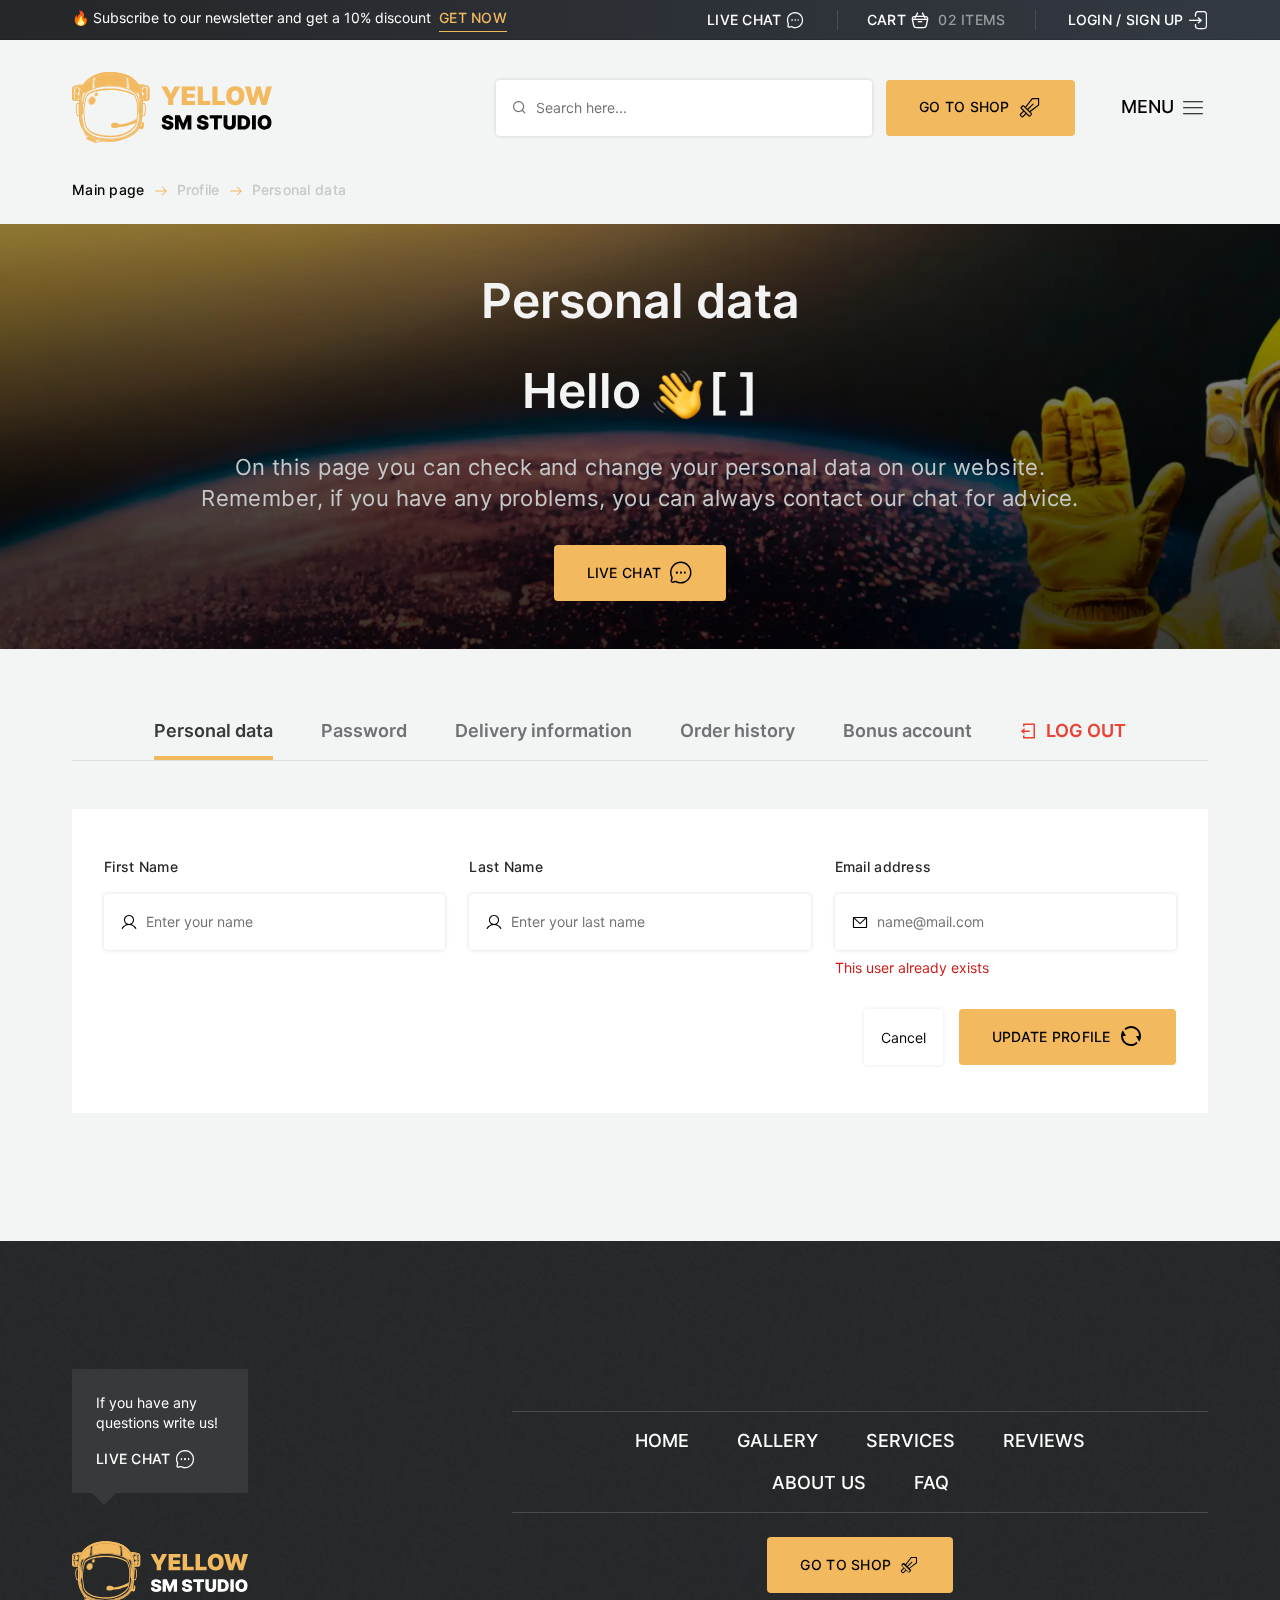
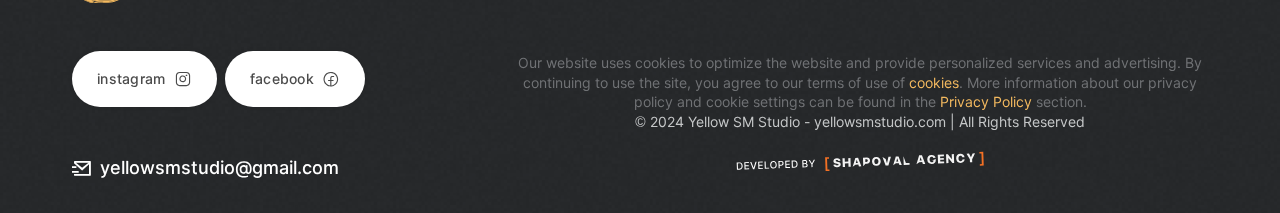
<file: sign-up.html>
<!DOCTYPE html>
<html lang="en">

<head>
  <meta charset="UTF-8">
  <meta name="viewport" content="width=device-width, initial-scale=1.0">
  <link rel="icon" type="image/png" href="img/Favicon.png">
  <link rel="stylesheet" href="style/swiper-bundle.min.css">
  <link rel="stylesheet" href="style/jquery.fancybox.min.css">
  <link rel="stylesheet" href="style/reset.css">
  <link rel="stylesheet" href="style/icons.css">
  <link rel="stylesheet" href="style/style.css">
  <title>SIGN UP</title>
</head>

<body>
  <!-- Sub Header -->
  <div class="subheader">
    <div class="wrapper">
      <div class="subheader__container">
        <div class="subheader__promotion">
          🔥 Subscribe to our newsletter and get a 10% discount
          <a href="#" class="link2">GET NOW</a>
        </div>
        <div class="subheader__navigation">
          <div class="subheader__chat">
            <button class="subheader__chat-btn link chat" aria-label="LIVE CHAT">
              LIVE CHAT
              <span class="icon-NameChat-Round-Dots"></span>
            </button>
          </div>
          <div class="subheader__basket">
            <div class="subheader__basket-btn link">
              CART<span class="icon-NameCart-4"></span>
            </div>
            <div class="subheader__basket-quantity open-basket">02 ITEMS</div>
          </div>
          <div class="subheader__entrance">
            <button class="subheader__entrance-btn link authorization-open" aria-label="LOGIN / SIGN UP">
              LOGIN / SIGN UP
              <span class="icon-NameLogin-2"></span>
            </button>
          </div>
        </div>
      </div>
    </div>
  </div>

  <!-- LOGIN / SIGN UP -->
  <div class="authorization">
    <div class="authorization__container">
      <button class="authorization__close icon-Nameclose-line" aria-label="button close modal LOGIN / SIGN UP"></button>

      <!-- SIGN UP -->
      <div class="authorization__sign-up authorization__content">
        <p>Sign up</p>
        <span>Enter your credentials to register on the site</span>
        <form id="signUpForm" class="authorization__form">
          <div class="authorization__form-input">
            <label for="email">Email address</label>
            <div class="form-group input-style">
              <span class="authorization__form-input-icon icon-NameEnvelopeSimple"></span>
              <input type="email" id="email" name="email" placeholder="name@mail.com"
                pattern="^\w+([\.-]?\w+)*@\w+([\.-]?\w+)*(\.\w{2,3})+$" title="Email" required>
            </div>
            <div class="validation-message"></div>
          </div>

          <div class="authorization__form-input">
            <label for="password">Password:</label>
            <div class="form-group input-style">
              <span class="authorization__form-input-icon icon-NameKey"></span>
              <input type="password" id="password" name="password" pattern=".{8,}" placeholder="Enter your password"
                title="Password must be at least 8 characters long">
              <span class="password-toggle" onclick="togglePasswordVisibility('password')">
                <img width="18" height="18" class="see-password" src="img/open-pasword.svg"
                  alt="Toggle Password Visibility">
                <!-- <img width="18" height="18" class="hide-password" src="img/open-pasword.svg" alt="Toggle Password Private"/> -->
              </span>
            </div>
            <span class="validation-message"></span>
          </div>

          <div class="authorization__form-input">
            <label for="repeat-password">Repeat the password:</label>
            <div class="form-group input-style">
              <span class="authorization__form-input-icon icon-NameKey"></span>
              <input type="password" id="repeat-password" name="repeat-password" pattern=".{8,}"
                placeholder="Please re-enter your password" title="Password must be at least 8 characters long">
              <span class="password-toggle" onclick="togglePasswordVisibility('repeat-password')">
                <img width="18" height="18" class="see-password" src="img/open-pasword.svg"
                  alt="Toggle Password Visibility">
                <!-- <img width="18" height="18" class="hide-password" src="img/open-pasword.svg" alt="Toggle Password Private"/> -->
              </span>
            </div>
            <span class="validation-message" id="repeat-password-validation"></span>
          </div>
          <button type="button" onclick="validateAndSubmit()" class="submit btn" aria-label="button send SIGN UP">
            SIGN UP <span class="icon-NameLogin-2"></span>
          </button>
        </form>
        <div class="authorization__or">
          <span></span>
          <p>Or</p>
          <span></span>
        </div>
        <div class="authorization__additional">
          <a href="#">Sign up with Google
            <span>
              <img width="18" height="18" src="img/google-icon.svg" alt="Sign up with Google">
            </span>
          </a>
          <!-- <a href="#">Sign up with Apple
            <span>
              <img width="16" height="18" src="img/apple.svg" alt="Sign up with Apple">
            </span>
          </a> -->
        </div>
        <div class="authorization__change">
          <p>Already have an account?</p>
          <button class="authorization__sign-up-btn" aria-label="button send LOG IN">
            LOG IN
          </button>
        </div>
      </div>

      <!-- LOGIN -->
      <div class="authorization__login authorization__content">
        <p>Log in</p>
        <span>Enter your credentials to access your account</span>
        <form id="loginForm" class="authorization__form">
          <div class="authorization__form-input">
            <label for="email">Email address</label>
            <div class="form-group input-style">
              <span class="authorization__form-input-icon icon-NameEnvelopeSimple"></span>
              <input type="email" id="email2" name="email" placeholder="name@mail.com"
                pattern="^\w+([\.-]?\w+)*@\w+([\.-]?\w+)*(\.\w{2,3})+$" title="Email" required>
            </div>
            <div class="validation-message"></div>
          </div>

          <div class="authorization__form-input">
            <label for="password">Password:</label>
            <div class="form-group input-style">
              <span class="authorization__form-input-icon icon-NameKey"></span>
              <input type="password" id="password2" name="password" pattern=".{8,}" placeholder="Enter your password"
                title="Password must be at least 8 characters long">
              <span class="password-toggle" onclick="togglePasswordVisibility('password')">
                <img width="18" height="18" class="see-password" src="img/open-pasword.svg"
                  alt="Toggle Password Visibility">
                <!-- <img width="18" height="18" class="hide-password" src="img/open-pasword.svg" alt="Toggle Password Private"/> -->
              </span>
            </div>
            <span class="validation-message"></span>
          </div>

          <button type="button" onclick="validateAndSubmit()" class="submit btn" aria-label="button send LOG IN">
            LOG IN <span class="icon-NameLogin-2"></span>
          </button>

          <div class="authorization__form-checkbox">
            <label>
              <input type="checkbox" name="сheckbox" value="checked" title="Remember me">
              <span class="checkbox-custom"></span>
              <span class="checkbox-value">Remember me</span>
            </label>
            <a href="#" class="fargot-password" target="_blank">FORGOT PASSWORD?</a>
          </div>
        </form>
        <div class="authorization__or">
          <span></span>
          <p>Or</p>
          <span></span>
        </div>
        <div class="authorization__additional">
          <a href="#">Sign up with Google
            <span>
              <img width="18" height="18" src="img/google-icon.svg" alt="Sign up with Google">
            </span>
          </a>
          <!-- <a href="#">Sign up with Apple
            <span>
              <img width="16" height="18" src="img/apple.svg" alt="Sign up with Apple">
            </span>
          </a> -->
        </div>
        <div class="authorization__change">
          <p>Are you new here?</p>
          <a href="sign-up.html" class="authorization__login-btn">CREATE ACCOUNT</a>
        </div>
      </div>
    </div>
  </div>

  <!-- Basket -->
  <section class="basket">
    <div class="basket_wrapper">
      <button class="basket__close" aria-label="button close modal basket">
        CLOSE <span class="icon-Nameclose-line"></span>
      </button>
      <div class="basket__content">
        <h2>My Cart <span class="basket__value btn">3</span></h2>
        <div class="basket__container">
          <div class="basket__card">
            <div class="basket__card-box">
              <div class="basket__card-img">
                <picture>
                  <source srcset="img/gallery-obj1.webp" type="image/webp">
                  <source srcset="img/gallery-obj1.jpg" type="image/jpg">
                  <img width="640" height="552" src="img/gallery-obj1.jpg" alt="Forge Your Legendary Army Today!">
                </picture>
              </div>
              <div class="basket__card-description">
                <div class="basket__card-description-title">
                  <p>Adepta Sororitas - Battle Sister Squad</p>
                  <span class="card-delate icon-NameTrash"></span>
                </div>
                <div class="basket__card-description-price">
                  <p class="basket__content-value">10$</p>
                  <div class="quantity">
                    <button class="btn minus-btn icon-NameMinus" aria-label="button minus"></button>
                    <input type="text" class="quantity-input" value="1" readonly title="quantity">
                    <button class="btn plus-btn icon-NamePlus" aria-label="button add"></button>
                  </div>
                </div>
              </div>
            </div>
            <div class="basket__textarea additional-class">
              <div class="toggle">
                Add a comment <span class="icon-NameArrow-DOWN"></span>
              </div>
              <form class="hidden">
                <textarea></textarea>
              </form>
            </div>
          </div>

          <div class="basket__card">
            <div class="basket__card-box">
              <div class="basket__card-img">
                <picture>
                  <source srcset="img/hot-offers-img.webp" type="image/webp">
                  <source srcset="img/hot-offers-img.jpg" type="image/jpg">
                  <img width="736" height="752" src="img/hot-offers-img.jpg" alt="Forge Your Legendary Army Today!">
                </picture>
              </div>
              <div class="basket__card-description">
                <div class="basket__card-description-title">
                  <p>Adepta Sororitas - Battle Sister Squad</p>
                  <span class="card-delate icon-NameTrash"></span>
                </div>
                <div class="basket__card-description-price">
                  <p class="basket__content-value">10$</p>
                  <div class="quantity">
                    <button class="btn minus-btn" aria-label="button minus">
                      -
                    </button>
                    <input type="text" class="quantity-input" value="1" title="quantity">
                    <button class="btn plus-btn" aria-label="button add">
                      +
                    </button>
                  </div>
                </div>
              </div>
            </div>
            <div class="basket__textarea">
              <div class="toggle">
                Add a comment <span class="icon-NameArrow-DOWN"></span>
              </div>
              <form class="hidden">
                <textarea></textarea>
              </form>
            </div>
          </div>

          <div class="basket__card">
            <div class="basket__card-box">
              <div class="basket__card-img">
                <picture>
                  <source srcset="img/hot-offers-img2.webp" type="image/webp">
                  <source srcset="img/hot-offers-img2.jpg" type="image/jpg">
                  <img width="736" height="752" src="img/hot-offers-img2.jpg" alt="Forge Your Legendary Army Today!">
                </picture>
              </div>
              <div class="basket__card-description">
                <div class="basket__card-description-title">
                  <p>Adepta Sororitas - Battle Sister Squad</p>
                  <span class="card-delate icon-NameTrash"></span>
                </div>
                <div class="basket__card-description-price">
                  <p class="basket__content-value">10$</p>
                  <div class="quantity">
                    <button class="btn minus-btn" aria-label="button minus">
                      -
                    </button>
                    <input type="text" class="quantity-input" value="1" title="quantity">
                    <button class="btn plus-btn" aria-label="button add">
                      +
                    </button>
                  </div>
                </div>
              </div>
            </div>
            <div class="basket__textarea">
              <div class="toggle">
                Add a comment <span class="icon-NameArrow-DOWN"></span>
              </div>
              <form class="hidden">
                <textarea></textarea>
              </form>
            </div>
          </div>
        </div>
        <div class="basket__footer">
          <div class="basket__sumbal">
            <p>SUBTOTAL:<span id="sum"></span></p>
          </div>
          <div class="basket__navigation">
            <a href="index.html" class="continue__shopping"><span class="icon-NameArrow-left"></span>CONTINUE
              SHOPPING</a>
            <a href="checkout.html" class="continue__checkout btn">CHECKOUT<span class="icon-myArrowright"></span></a>
          </div>
        </div>
      </div>
    </div>
  </section>

  <!-- Menu -->
  <div class="menu">
    <div class="menu__overflow">
      <button class="close-btn" aria-label="button close modal menu">
        CLOSE<span class="icon-Nameclose-line"></span>
      </button>
      <div class="menu__content">
        <nav class="menu__navigation">
          <ul>
            <li>
              <a href="index.html" class="link menu__link">HOME</a>
            </li>
            <li>
              <a href="gallery.html" class="link menu__link">GALLERY</a>
            </li>
            <li>
              <a href="reviews.html" class="link menu__link">REVIEWS</a>
            </li>
            <li>
              <a href="about-us.html" class="link menu__link">ABOUT US</a>
            </li>
            <li>
              <a href="faq.html" class="link menu__link">FAQ</a>
            </li>
            <li class="menu__navigation-none">
              <button class="link authorization-open" onclick="initializeModal()"
                aria-label="open modal LOGIN / SIGN UP">
                LOGIN / SIGN UP
                <span class="icon-NameLogin-2"></span>
              </button>
            </li>
            <li class="go-to-shop">
              <a href="services.html" class="btn">GO TO SHOP<span class="icon-NameSword"></span></a>
            </li>
          </ul>
        </nav>
        <div class="menu__services">
          <h2>SERVICES</h2>
          <div class="menu__services-box">
            <article onclick="window.open('services.html', '_blank')" class="card menu__link">
              <div class="menu__services-box-img">
                <picture>
                  <source srcset="img/menu-services-obj1.webp" type="image/webp">
                  <source srcset="img/menu-services-obj1.jpg" type="image/jpeg">
                  <img src="img/menu-services-obj1.jpg" alt="COMMISSION IMAGE">
                </picture>
              </div>
              <div class="menu__services-box-text">
                <h3>COMMISSION</h3>
              </div>
            </article>

            <article onclick="window.open('services.html', '_blank')" class="card menu__link">
              <div class="menu__services-box-img">
                <picture>
                  <source srcset="img/menu-services-obj2.webp" type="image/webp">
                  <source srcset="img/menu-services-obj2.jpg" type="image/jpeg">
                  <img src="img/menu-services-obj2.jpg" alt="BUY NOW">
                </picture>
              </div>
              <div class="menu__services-box-text">
                <h3>BUY NOW</h3>
              </div>
            </article>

            <article onclick="window.open('services.html', '_blank')" class="card menu__link">
              <div class="menu__services-box-img">
                <picture>
                  <source srcset="img/menu-services-obj3.webp" type="image/webp">
                  <source srcset="img/menu-services-obj3.jpg" type="image/jpg">
                  <img src="img/menu-services-obj3.jpg" alt="CUSTOM SERVICES">
                </picture>
              </div>
              <div class="menu__services-box-text">
                <h3>CUSTOM SERVICES</h3>
              </div>
            </article>
          </div>
        </div>
        <div class="menu__chat">
          <p>If you have any questions write us!</p>
          <button class="chat menu__link" aria-label="open LIVE CHAT">
            LIVE CHAT
            <span class="icon-NameChat-Round-Dots"></span>
          </button>
        </div>
      </div>
    </div>
  </div>

  <!-- Header -->
  <header class="header">
    <div class="wrapper">
      <div class="header__container">
        <div class="header__logo">
          <a href="index.html">
            <img width="200" height="71" src="img/logo.svg" alt="Gart Tech logotype">
          </a>
        </div>
        <div class="header__navigation">
          <div class="header__navigation-search">
            <div class="header__navigation-search-box icon-NameSearch">
              <input type="text" id="searchInput" placeholder="Search here..." title="Search here...">
              <span class="icon-NameArrow-left header__submit"><input type="submit" value="" class="header__submit-btn"
                  title="submit"></span>
            </div>
            <button class="search-open icon-NameSearch" aria-label="burger menu"></button>
            <div class="search-btn btn">
              <span></span>
              <span></span>
              <span></span>
            </div>
          </div>
          <div class="header__navigation-btn-shop">
            <a href="services.html" class="btn">
              GO TO SHOP<span class="icon-NameSword"></span>
            </a>
          </div>
          <div class="header__navigation-menu">
            <span>MENU</span>
            <div class="menu-btn">
              <span></span>
              <span></span>
              <span></span>
            </div>
          </div>
        </div>
      </div>
    </div>
  </header>

  <!-- Hero -->
  <section class="sihn-up__hero">
    <div class="breadcrumbs">
      <div class="wrapper">
        <div class="breadcrumbs__container">
          <span class="breadcrumbs__container-box">
            <span>
              <a href="index.html" class="link">Main page</a>
            </span>
            <span class="brDevider">
              <img src="img/breadcrumbs-arrow.svg" width="16" height="16" alt="icon">
            </span>
            <span class="breadcrumb_last" aria-current="page">Profile</span>
            <span class="brDevider">
              <img src="img/breadcrumbs-arrow.svg" width="16" height="16" alt="icon">
            </span>
            <span class="breadcrumb_last" id="breadcrumbs-status" aria-current="page"></span>
          </span>
        </div>
      </div>
    </div>

    <div class="sihn-up__hero-container">
      <div class="tab-content tab-content2">
        <div id="block1" class="tab-pane active">
          <div class="sihn-up__hero-img">
            <picture>
              <source srcset="img/sihn-up__hero-obj1.webp" type="image/webp">
              <source srcset="img/sihn-up__hero-obj1.jpg" type="image/jpg">
              <img width="3840" height="852" src="img/sihn-up__hero-obj1.jpg"
                alt="Adepta Sororitas - Battle Sister Squad">
            </picture>
          </div>
          <div class="sihn-up__hero-content">
            <div class="wrapper">
              <h1>Personal data</h1>
              <h2>
                Hello
                <img width="72" height="72" src="img/WavingHand.svg" alt="Hello">[<span id="people__name"> </span>]
              </h2>
              <p>
                On this page you can check and change your personal data on
                our website. <br>
                Remember, if you have any problems, you can always contact our
                chat for advice.
              </p>
              <button class="btn">
                LIVE CHAT <span class="icon-NameChat-Round-Dots"></span>
              </button>
            </div>
          </div>
        </div>
        <div id="block2" class="tab-pane" style="display: none">
          <div class="sihn-up__hero-img">
            <picture>
              <source srcset="img/sihn-up__hero-obj2.webp" type="image/webp">
              <source srcset="img/sihn-up__hero-obj2.jpg" type="image/jpg">
              <img width="3840" height="852" src="img/sihn-up__hero-obj2.jpg" alt="Password - banner">
            </picture>
          </div>
          <div class="sihn-up__hero-content">
            <div class="wrapper">
              <h1>Password</h1>
              <h2>
                <img width="72" height="72" src="img/ShushingFace.svg" alt="Hello">
                Hey [ <span class="name-accaunt">Alex</span> ], it's secret
              </h2>
              <p>
                On this page you can change the password for entering the
                site. Be more careful and don't lose it. Remember, if you have
                any problems, you can always contact our chat for advice.
              </p>
              <button class="btn">
                LIVE CHAT <span class="icon-NameChat-Round-Dots"></span>
              </button>
            </div>
          </div>
        </div>
        <div id="block3" class="tab-pane" style="display: none">
          <div class="sihn-up__hero-img">
            <picture>
              <source srcset="img/sihn-up__hero-obj3.webp" type="image/webp">
              <source srcset="img/sihn-up__hero-obj3.jpg" type="image/jpg">
              <img width="3840" height="852" src="img/sihn-up__hero-obj3.jpg" alt="Delivery information banner">
            </picture>
          </div>
          <div class="sihn-up__hero-content">
            <div class="wrapper">
              <h1>Delivery information</h1>
              <h2>
                <img width="72" height="72" src="img/Delivery.svg" alt="Hello">[ <span
                  class="name-accaunt">Alex</span> ], information on
                where to deliver
              </h2>
              <p>
                In this place, you will be able to change the data for the
                delivery of your orders, so that you do not have to enter them
                again every time in new orders. Remember, if you have any
                problems, you can always contact our chat for advice.
              </p>
              <button class="btn">
                LIVE CHAT <span class="icon-NameChat-Round-Dots"></span>
              </button>
            </div>
          </div>
        </div>
        <div id="block4" class="tab-pane" style="display: none">
          <div class="sihn-up__hero-img">
            <picture>
              <source srcset="img/sihn-up__hero-obj4.webp" type="image/webp">
              <source srcset="img/sihn-up__hero-obj4.jpg" type="image/jpg">
              <img width="3840" height="852" src="img/sihn-up__hero-obj4.jpg" alt="Delivery information banner">
            </picture>
          </div>
          <div class="sihn-up__hero-content">
            <div class="wrapper">
              <h1>Order history</h1>
              <h2>
                Oh [ <span class="name-accaunt">Alex</span> ], here you will
                find all your purchases
              </h2>
              <p>
                Remember what you have already collected, upgrade your
                collection and collect all the characters. Remember, if you
                have any problems, you can always contact our chat for advice.
              </p>
              <button class="btn">
                LIVE CHAT <span class="icon-NameChat-Round-Dots"></span>
              </button>
            </div>
          </div>
        </div>
        <div id="block5" class="tab-pane" style="display: none">
          <div class="sihn-up__hero-img">
            <picture>
              <source srcset="img/sihn-up__hero-obj5.webp" type="image/webp">
              <source srcset="img/sihn-up__hero-obj5.jpg" type="image/jpg">
              <img width="3840" height="852" src="img/sihn-up__hero-obj5.jpg" alt="Delivery information banner">
            </picture>
          </div>
          <div class="sihn-up__hero-content">
            <div class="wrapper">
              <h1>Reward Balance</h1>
              <h2>
                <img width="72" height="72" src="img/PartyingFace.svg" alt="Hello">[ <span
                  class="name-accaunt">Alex</span> ], your bonuses are
                stored here
              </h2>
              <p>
                Use the accumulated points to improve your collection.
                Remember, if you have any problems, you can always contact our
                chat for advice.
              </p>
              <button class="btn">
                LIVE CHAT <span class="icon-NameChat-Round-Dots"></span>
              </button>
            </div>
          </div>
        </div>
      </div>
      <div class="sihn-up__hero-main">
        <div class="wrapper">
          <div class="sihn-up__hero-main-box">
            <div class="tabs">
              <button class="sihn-up-tab active" data-target="block1">
                Personal data
              </button>
              <button class="sihn-up-tab" data-target="block2">
                Password
              </button>
              <button class="sihn-up-tab" data-target="block3">
                Delivery information
              </button>
              <button class="sihn-up-tab" data-target="block4">
                Order history
              </button>
              <button class="sihn-up-tab" data-target="block5">
                Bonus account
              </button>
              <a href="index.html" class="sihn-up-tab sihn-up-tab_red">
                <span class="icon-Namelogout-box-line"></span>LOG OUT
              </a>
            </div>
            <div class="tab-content">
              <div id="block1_2" class="tab-pane active">
                <form action="">
                  <div class="sihn-up__hero-main-group">
                    <div class="authorization__form-input">
                      <label for="name">First Name</label>
                      <div class="form-group input-style">
                        <span class="icon-NameUser"></span>
                        <input type="text" id="name" class="name__change" name="name" placeholder="Enter your name">
                      </div>
                      <div class="validation-message"></div>
                    </div>
                    <div class="authorization__form-input">
                      <label for="lastName">Last Name</label>
                      <div class="form-group input-style">
                        <span class="icon-NameUser"></span>
                        <input type="text" id="lastName" name="lastName" placeholder="Enter your last name">
                      </div>
                      <div class="validation-message"></div>
                    </div>
                    <div class="authorization__form-input">
                      <label for="email">Email address</label>
                      <div class="form-group input-style">
                        <span class="icon-NameEnvelopeSimple"></span>
                        <input type="email" id="email" name="email" placeholder="name@mail.com"
                          pattern="^\w+([\.-]?\w+)*@\w+([\.-]?\w+)*(\.\w{2,3})+$" required>
                      </div>
                      <div id="email-validation" class="validation-message">
                        This user already exists
                      </div>
                    </div>
                  </div>

                  <div class="sihn-up__hero-main-nav">
                    <button type="button" class="form__cancel btn-white">
                      Cancel
                    </button>

                    <button type="button" class="submit btn">
                      UPDATE PROFILE
                      <span class="icon-Namerefresh-line"></span>
                    </button>
                  </div>
                </form>
              </div>
              <div id="block2_2" class="tab-pane" style="display: none">
                <form action="" id="registrationForm">
                  <div class="sihn-up__hero-main-group">
                    <div class="authorization__form-input">
                      <label for="password">Password:</label>
                      <div class="form-group input-style">
                        <span class="authorization__form-input-icon icon-NameKey"></span>
                        <input type="password" id="password" name="password" pattern=".{8,}"
                          placeholder="Enter your password" title="Password must be at least 8 characters long">
                        <span class="password-toggle" onclick="togglePasswordVisibility('password')">
                          <img width="18" height="18" class="see-password" src="img/open-pasword.svg"
                            alt="Toggle Password Visibility">
                          <!-- <img width="18" height="18" class="hide-password" src="img/open-pasword.svg" alt="Toggle Password Private"/> -->
                        </span>
                      </div>
                      <span class="validation-message" id="password-validation"></span>
                    </div>

                    <div class="authorization__form-input">
                      <label for="repeat-password">Repeat the password:</label>
                      <div class="form-group input-style">
                        <span class="authorization__form-input-icon icon-NameKey"></span>
                        <input type="password" id="repeat-password" name="repeat-password" pattern=".{8,}"
                          placeholder="Please re-enter your password"
                          title="Password must be at least 8 characters long">
                        <span class="password-toggle" onclick="togglePasswordVisibility('repeat-password')">
                          <img width="18" height="18" class="see-password" src="img/open-pasword.svg"
                            alt="The current password is incorrect">
                          <!-- <img width="18" height="18" class="hide-password" src="img/open-pasword.svg" alt="Toggle Password Private"/> -->
                        </span>
                      </div>
                      <span class="validation-message" id="repeat-password-validation"></span>
                    </div>

                    <div class="authorization__form-input">
                      <label for="email">Email address</label>
                      <div class="form-group input-style">
                        <span class="icon-NameEnvelopeSimple"></span>
                        <input type="email" id="email" name="email" placeholder="name@mail.com"
                          pattern="^\w+([\.-]?\w+)*@\w+([\.-]?\w+)*(\.\w{2,3})+$" required>
                      </div>
                      <div id="email-validation" class="validation-message">
                        This user already exists
                      </div>
                    </div>
                  </div>

                  <div class="sihn-up__hero-main-nav">
                    <button type="button" class="form__cancel btn-white">
                      Cancel
                    </button>

                    <button type="button" class="submit btn">
                      SAVE PASSWORD
                      <span class="icon-Namerefresh-line"></span>
                    </button>
                  </div>
                </form>
              </div>
              <div id="block3_2" class="tab-pane" style="display: none">
                <form action="">
                  <div class="sihn-up__hero-main-group sihn-up__hero-main-group2">
                    <div class="sihn-up__hero-main-group-col">
                      <div class="authorization__form-input">
                        <label for="address">Address</label>
                        <div class="form-group input-style">
                          <input type="text" id="address" name="address" placeholder="Enter your address">
                        </div>
                      </div>

                      <div class="authorization__form-input">
                        <label for="city">City</label>
                        <div class="form-group input-style">
                          <input type="text" id="city" name="city" placeholder="Enter your city">
                        </div>
                      </div>

                      <div class="authorization__form-input">
                        <label for="region">Region</label>
                        <div class="form-group input-style">
                          <input type="text" id="region" name="region" placeholder="Enter your region">
                        </div>
                      </div>

                      <div class="authorization__form-input">
                        <label for="tel">Phone</label>
                        <div class="form-group input-style">
                          <input type="tel" id="tel" name="tel" placeholder="Enter your phone number">
                        </div>
                      </div>
                    </div>

                    <div class="sihn-up__hero-main-group-col">
                      <div class="authorization__form-input">
                        <label for="address2">Address - line 2</label>
                        <div class="form-group input-style">
                          <input type="text" id="address2" name="address2" placeholder="Apartment, suite, floor">
                        </div>
                      </div>

                      <div class="authorization__form-input">
                        <label for="country">Country</label>
                        <div class="form-group input-style">
                          <input type="text" id="country" name="country" placeholder="Enter your country">
                        </div>
                      </div>

                      <div class="authorization__form-input">
                        <label for="region">Zip / Postal code</label>
                        <div class="form-group input-style">
                          <input type="text" id="region" name="region" placeholder="Enter your zip or postal code ">
                        </div>
                      </div>

                      <div class="authorization__form-checkbox">
                        <label>
                          <input type="checkbox" name="сheckbox" value="checked">
                          <span class="checkbox-custom"></span>
                          <span class="checkbox-value">Use default data</span>
                        </label>
                      </div>
                    </div>
                  </div>

                  <div class="sihn-up__hero-main-nav">
                    <button type="button" class="form__cancel btn-white">
                      Cancel
                    </button>

                    <button type="button" class="submit btn submit2">
                      SAVE DATA <span class="icon-Namerefresh-line"></span>
                    </button>
                  </div>
                </form>
              </div>
              <div id="block4_2" class="tab-pane" style="display: none">
                <div class="sihn-up__accardion-box">
                  <div class="accordion-item">
                    <div class="accordion-btn">
                      <div class="accordion-btn-number">№15365</div>
                      <div class="accordion-btn-date">28/03/2024</div>
                      <div class="accordion-btn-status">IN PROCESSING</div>
                      <div class="accordion-btn-price">$ 2,169</div>
                      <span class="icon-NamePlus"></span>
                    </div>
                    <div class="accordion-content">
                      <div class="accordion-content-card">
                        <div class="accordion-content-card-top">
                          <div class="accordion-content-card-top-img">
                            <picture>
                              <source srcset="img/accardion-img-obj1.webp" type="image/webp">
                              <source srcset="img/accardion-img-obj1.png" type="image/png">
                              <img width="80" height="80" src="img/accardion-img-obj1.png" alt="image">
                            </picture>
                          </div>
                          <div class="accordion-content-card-top-description">
                            <h3 class="accordion-content-card-top-description-name">
                              Adepta Sororitas
                            </h3>
                            <p class="accordion-content-card-top-description-value">
                              4 pieces
                            </p>
                          </div>
                          <p class="accordion-content-card-top-value">$ 53</p>
                        </div>
                        <div class="accordion-content-card-main">
                          <p>Your comment</p>
                          <div class="accordion-content-card-main-text">
                            Тут выводится текст комментария, который был
                            оставлен пользователем в момент оформления заказа
                          </div>
                        </div>
                      </div>

                      <div class="accordion-content-card">
                        <div class="accordion-content-card-top">
                          <div class="accordion-content-card-top-img">
                            <picture>
                              <source srcset="img/accardion-img-obj1.webp" type="image/webp">
                              <source srcset="img/accardion-img-obj1.png" type="image/png">
                              <img width="80" height="80" src="img/accardion-img-obj1.png" alt="image">
                            </picture>
                          </div>
                          <div class="accordion-content-card-top-description">
                            <h3 class="accordion-content-card-top-description-name">
                              Adepta Sororitas
                            </h3>
                            <p class="accordion-content-card-top-description-value">
                              4 pieces
                            </p>
                          </div>
                          <p class="accordion-content-card-top-value">$ 53</p>
                        </div>
                        <div class="accordion-content-card-main">
                          <p>Your comment</p>
                          <div class="accordion-content-card-main-text">
                            Тут выводится текст комментария, который был
                            оставлен пользователем в момент оформления заказа
                          </div>
                        </div>
                      </div>

                      <div class="accordion-content-card">
                        <div class="accordion-content-card-top">
                          <div class="accordion-content-card-top-img">
                            <picture>
                              <source srcset="img/accardion-img-obj1.webp" type="image/webp">
                              <source srcset="img/accardion-img-obj1.png" type="image/png">
                              <img width="80" height="80" src="img/accardion-img-obj1.png" alt="image">
                            </picture>
                          </div>
                          <div class="accordion-content-card-top-description">
                            <h3 class="accordion-content-card-top-description-name">
                              Adepta Sororitas
                            </h3>
                            <p class="accordion-content-card-top-description-value">
                              4 pieces
                            </p>
                          </div>
                          <p class="accordion-content-card-top-value">$ 53</p>
                        </div>
                        <div class="accordion-content-card-main">
                          <p>Your comment</p>
                          <div class="accordion-content-card-main-text">
                            Тут выводится текст комментария, который был
                            оставлен пользователем в момент оформления заказа
                          </div>
                        </div>
                      </div>
                    </div>
                  </div>

                  <div class="accordion-item">
                    <div class="accordion-btn">
                      <div class="accordion-btn-number">№15365</div>
                      <div class="accordion-btn-date">28/03/2024</div>
                      <div class="accordion-btn-status">IN PROCESSING</div>
                      <div class="accordion-btn-price">$ 2,169</div>
                      <span class="icon-NamePlus"></span>
                    </div>
                    <div class="accordion-content">
                      <div class="accordion-content-card">
                        <div class="accordion-content-card-top">
                          <div class="accordion-content-card-top-img">
                            <picture>
                              <source srcset="img/accardion-img-obj1.webp" type="image/webp">
                              <source srcset="img/accardion-img-obj1.png" type="image/png">
                              <img width="80" height="80" src="img/accardion-img-obj1.png" alt="image">
                            </picture>
                          </div>
                          <div class="accordion-content-card-top-description">
                            <h3 class="accordion-content-card-top-description-name">
                              Adepta Sororitas
                            </h3>
                            <p class="accordion-content-card-top-description-value">
                              4 pieces
                            </p>
                          </div>
                          <p class="accordion-content-card-top-value">$ 53</p>
                        </div>
                        <div class="accordion-content-card-main">
                          <p>Your comment</p>
                          <div class="accordion-content-card-main-text">
                            Тут выводится текст комментария, который был
                            оставлен пользователем в момент оформления заказа
                          </div>
                        </div>
                      </div>

                      <div class="accordion-content-card">
                        <div class="accordion-content-card-top">
                          <div class="accordion-content-card-top-img">
                            <picture>
                              <source srcset="img/accardion-img-obj1.webp" type="image/webp">
                              <source srcset="img/accardion-img-obj1.png" type="image/png">
                              <img width="80" height="80" src="img/accardion-img-obj1.png" alt="image">
                            </picture>
                          </div>
                          <div class="accordion-content-card-top-description">
                            <h3 class="accordion-content-card-top-description-name">
                              Adepta Sororitas
                            </h3>
                            <p class="accordion-content-card-top-description-value">
                              4 pieces
                            </p>
                          </div>
                          <p class="accordion-content-card-top-value">$ 53</p>
                        </div>
                        <div class="accordion-content-card-main">
                          <p>Your comment</p>
                          <div class="accordion-content-card-main-text">
                            Тут выводится текст комментария, который был
                            оставлен пользователем в момент оформления заказа
                          </div>
                        </div>
                      </div>

                      <div class="accordion-content-card">
                        <div class="accordion-content-card-top">
                          <div class="accordion-content-card-top-img">
                            <picture>
                              <source srcset="img/accardion-img-obj1.webp" type="image/webp">
                              <source srcset="img/accardion-img-obj1.png" type="image/png">
                              <img width="80" height="80" src="img/accardion-img-obj1.png" alt="image">
                            </picture>
                          </div>
                          <div class="accordion-content-card-top-description">
                            <h3 class="accordion-content-card-top-description-name">
                              Adepta Sororitas
                            </h3>
                            <p class="accordion-content-card-top-description-value">
                              4 pieces
                            </p>
                          </div>
                          <p class="accordion-content-card-top-value">$ 53</p>
                        </div>
                        <div class="accordion-content-card-main">
                          <p>Your comment</p>
                          <div class="accordion-content-card-main-text">
                            Тут выводится текст комментария, который был
                            оставлен пользователем в момент оформления заказа
                          </div>
                        </div>
                      </div>
                    </div>
                  </div>

                  <div class="accordion-item">
                    <div class="accordion-btn">
                      <div class="accordion-btn-number">№15365</div>
                      <div class="accordion-btn-date">28/03/2024</div>
                      <div class="accordion-btn-status">IN PROCESSING</div>
                      <div class="accordion-btn-price">$ 2,169</div>
                      <span class="icon-NamePlus"></span>
                    </div>
                    <div class="accordion-content">
                      <div class="accordion-content-card">
                        <div class="accordion-content-card-top">
                          <div class="accordion-content-card-top-img">
                            <picture>
                              <source srcset="img/accardion-img-obj1.webp" type="image/webp">
                              <source srcset="img/accardion-img-obj1.png" type="image/png">
                              <img width="80" height="80" src="img/accardion-img-obj1.png" alt="image">
                            </picture>
                          </div>
                          <div class="accordion-content-card-top-description">
                            <h3 class="accordion-content-card-top-description-name">
                              Adepta Sororitas
                            </h3>
                            <p class="accordion-content-card-top-description-value">
                              4 pieces
                            </p>
                          </div>
                          <p class="accordion-content-card-top-value">$ 53</p>
                        </div>
                        <div class="accordion-content-card-main">
                          <p>Your comment</p>
                          <div class="accordion-content-card-main-text">
                            Тут выводится текст комментария, который был
                            оставлен пользователем в момент оформления заказа
                          </div>
                        </div>
                      </div>

                      <div class="accordion-content-card">
                        <div class="accordion-content-card-top">
                          <div class="accordion-content-card-top-img">
                            <picture>
                              <source srcset="img/accardion-img-obj1.webp" type="image/webp">
                              <source srcset="img/accardion-img-obj1.png" type="image/png">
                              <img width="80" height="80" src="img/accardion-img-obj1.png" alt="image">
                            </picture>
                          </div>
                          <div class="accordion-content-card-top-description">
                            <h3 class="accordion-content-card-top-description-name">
                              Adepta Sororitas
                            </h3>
                            <p class="accordion-content-card-top-description-value">
                              4 pieces
                            </p>
                          </div>
                          <p class="accordion-content-card-top-value">$ 53</p>
                        </div>
                        <div class="accordion-content-card-main">
                          <p>Your comment</p>
                          <div class="accordion-content-card-main-text">
                            Тут выводится текст комментария, который был
                            оставлен пользователем в момент оформления заказа
                          </div>
                        </div>
                      </div>

                      <div class="accordion-content-card">
                        <div class="accordion-content-card-top">
                          <div class="accordion-content-card-top-img">
                            <picture>
                              <source srcset="img/accardion-img-obj1.webp" type="image/webp">
                              <source srcset="img/accardion-img-obj1.png" type="image/png">
                              <img width="80" height="80" src="img/accardion-img-obj1.png" alt="image">
                            </picture>
                          </div>
                          <div class="accordion-content-card-top-description">
                            <h3 class="accordion-content-card-top-description-name">
                              Adepta Sororitas
                            </h3>
                            <p class="accordion-content-card-top-description-value">
                              4 pieces
                            </p>
                          </div>
                          <p class="accordion-content-card-top-value">$ 53</p>
                        </div>
                        <div class="accordion-content-card-main">
                          <p>Your comment</p>
                          <div class="accordion-content-card-main-text">
                            Тут выводится текст комментария, который был
                            оставлен пользователем в момент оформления заказа
                          </div>
                        </div>
                      </div>
                    </div>
                  </div>
                </div>
              </div>
              <div id="block5_2" class="tab-pane" style="display: none">
                <div class="sihn-up__hero-bonus">
                  <div class="sihn-up__hero-bonus-header">
                    <span>On your account:</span>
                    <div class="sihn-up__hero-bonus-header-value">
                      74 <span>points</span>
                    </div>
                    <p>
                      For every 100$ (before tax) that you spend in our shop,
                      you receive a 10 credits towards any unit upgrades you
                      wish - conversions, magnetization, custom bases, etc.
                      See the full list of options below. You retain credits
                      between orders, your total $ spent is accumulated and
                      tallied for the purposes of receiving credits, and once
                      you have spent a total of 2000$, any further credit gain
                      is increased by 20% (12 credits per 100$)
                    </p>
                  </div>
                  <div class="sihn-up__hero-bonus-main-accardion">
                    <div class="bonus-item">
                      <div class="bonus-accordion-btn">
                        <div class="bonus-accordion-btn-message">
                          🎉 New bonuses! You have been awarded extra points
                          for your last purchase! 🌟
                        </div>
                        <div class="bonus-accordion-btn-message-number-box">
                          <div class="bonus-accordion-btn-message-number">
                            №15365
                          </div>
                          <div class="bonus-accordion-btn-message-date">
                            28/03/2024
                          </div>
                          <div class="bonus-accordion-btn-message-value">
                            +10
                          </div>
                        </div>
                      </div>
                      <div class="bonus-accordion-content">
                        <div class="accordion-content-card">
                          <div class="accordion-content-card-top">
                            <div class="accordion-content-card-top-img">
                              <picture>
                                <source srcset="img/accardion-img-obj1.webp" type="image/webp">
                                <source srcset="img/accardion-img-obj1.png" type="image/png">
                                <img width="80" height="80" src="img/accardion-img-obj1.png" alt="image">
                              </picture>
                            </div>
                            <div class="accordion-content-card-top-description">
                              <h3 class="accordion-content-card-top-description-name">
                                Adepta Sororitas
                              </h3>
                              <p class="accordion-content-card-top-description-value">
                                4 pieces
                              </p>
                            </div>
                            <p class="accordion-content-card-top-value">
                              $ 53
                            </p>
                          </div>
                          <div class="accordion-content-card-main">
                            <p>Your comment</p>
                            <div class="accordion-content-card-main-text">
                              Тут выводится текст комментария, который был
                              оставлен пользователем в момент оформления
                              заказа
                            </div>
                          </div>
                        </div>

                        <div class="accordion-content-card">
                          <div class="accordion-content-card-top">
                            <div class="accordion-content-card-top-img">
                              <picture>
                                <source srcset="img/accardion-img-obj1.webp" type="image/webp">
                                <source srcset="img/accardion-img-obj1.png" type="image/png">
                                <img width="80" height="80" src="img/accardion-img-obj1.png" alt="image">
                              </picture>
                            </div>
                            <div class="accordion-content-card-top-description">
                              <h3 class="accordion-content-card-top-description-name">
                                Adepta Sororitas
                              </h3>
                              <p class="accordion-content-card-top-description-value">
                                4 pieces
                              </p>
                            </div>
                            <p class="accordion-content-card-top-value">
                              $ 53
                            </p>
                          </div>
                          <div class="accordion-content-card-main">
                            <p>Your comment</p>
                            <div class="accordion-content-card-main-text">
                              Тут выводится текст комментария, который был
                              оставлен пользователем в момент оформления
                              заказа
                            </div>
                          </div>
                        </div>

                        <div class="accordion-content-card">
                          <div class="accordion-content-card-top">
                            <div class="accordion-content-card-top-img">
                              <picture>
                                <source srcset="img/accardion-img-obj1.webp" type="image/webp">
                                <source srcset="img/accardion-img-obj1.png" type="image/png">
                                <img width="80" height="80" src="img/accardion-img-obj1.png" alt="image">
                              </picture>
                            </div>
                            <div class="accordion-content-card-top-description">
                              <h3 class="accordion-content-card-top-description-name">
                                Adepta Sororitas
                              </h3>
                              <p class="accordion-content-card-top-description-value">
                                4 pieces
                              </p>
                            </div>
                            <p class="accordion-content-card-top-value">
                              $ 53
                            </p>
                          </div>
                          <div class="accordion-content-card-main">
                            <p>Your comment</p>
                            <div class="accordion-content-card-main-text">
                              Тут выводится текст комментария, который был
                              оставлен пользователем в момент оформления
                              заказа
                            </div>
                          </div>
                        </div>
                      </div>
                    </div>

                    <div class="bonus-item">
                      <div class="bonus-accordion-btn">
                        <div class="bonus-accordion-btn-message">
                          🎉 New bonuses! You have been awarded extra points
                          for your last purchase! 🌟
                        </div>
                        <div class="bonus-accordion-btn-message-number-box">
                          <div class="bonus-accordion-btn-message-number">
                            №15365
                          </div>
                          <div class="bonus-accordion-btn-message-date">
                            28/03/2024
                          </div>
                          <div class="bonus-accordion-btn-message-value">
                            +10
                          </div>
                        </div>
                      </div>
                      <div class="bonus-accordion-content">
                        <div class="accordion-content-card">
                          <div class="accordion-content-card-top">
                            <div class="accordion-content-card-top-img">
                              <picture>
                                <source srcset="img/accardion-img-obj1.webp" type="image/webp">
                                <source srcset="img/accardion-img-obj1.png" type="image/png">
                                <img width="80" height="80" src="img/accardion-img-obj1.png" alt="image">
                              </picture>
                            </div>
                            <div class="accordion-content-card-top-description">
                              <h3 class="accordion-content-card-top-description-name">
                                Adepta Sororitas
                              </h3>
                              <p class="accordion-content-card-top-description-value">
                                4 pieces
                              </p>
                            </div>
                            <p class="accordion-content-card-top-value">
                              $ 53
                            </p>
                          </div>
                          <div class="accordion-content-card-main">
                            <p>Your comment</p>
                            <div class="accordion-content-card-main-text">
                              Тут выводится текст комментария, который был
                              оставлен пользователем в момент оформления
                              заказа
                            </div>
                          </div>
                        </div>

                        <div class="accordion-content-card">
                          <div class="accordion-content-card-top">
                            <div class="accordion-content-card-top-img">
                              <picture>
                                <source srcset="img/accardion-img-obj1.webp" type="image/webp">
                                <source srcset="img/accardion-img-obj1.png" type="image/png">
                                <img width="80" height="80" src="img/accardion-img-obj1.png" alt="image">
                              </picture>
                            </div>
                            <div class="accordion-content-card-top-description">
                              <h3 class="accordion-content-card-top-description-name">
                                Adepta Sororitas
                              </h3>
                              <p class="accordion-content-card-top-description-value">
                                4 pieces
                              </p>
                            </div>
                            <p class="accordion-content-card-top-value">
                              $ 53
                            </p>
                          </div>
                          <div class="accordion-content-card-main">
                            <p>Your comment</p>
                            <div class="accordion-content-card-main-text">
                              Тут выводится текст комментария, который был
                              оставлен пользователем в момент оформления
                              заказа
                            </div>
                          </div>
                        </div>

                        <div class="accordion-content-card">
                          <div class="accordion-content-card-top">
                            <div class="accordion-content-card-top-img">
                              <picture>
                                <source srcset="img/accardion-img-obj1.webp" type="image/webp">
                                <source srcset="img/accardion-img-obj1.png" type="image/png">
                                <img width="80" height="80" src="img/accardion-img-obj1.png" alt="image">
                              </picture>
                            </div>
                            <div class="accordion-content-card-top-description">
                              <h3 class="accordion-content-card-top-description-name">
                                Adepta Sororitas
                              </h3>
                              <p class="accordion-content-card-top-description-value">
                                4 pieces
                              </p>
                            </div>
                            <p class="accordion-content-card-top-value">
                              $ 53
                            </p>
                          </div>
                          <div class="accordion-content-card-main">
                            <p>Your comment</p>
                            <div class="accordion-content-card-main-text">
                              Тут выводится текст комментария, который был
                              оставлен пользователем в момент оформления
                              заказа
                            </div>
                          </div>
                        </div>
                      </div>
                    </div>

                    <div class="bonus-item">
                      <div class="bonus-accordion-btn">
                        <div class="bonus-accordion-btn-message">
                          🎉 New bonuses! You have been awarded extra points
                          for your last purchase! 🌟
                        </div>
                        <div class="bonus-accordion-btn-message-number-box">
                          <div class="bonus-accordion-btn-message-number">
                            №15365
                          </div>
                          <div class="bonus-accordion-btn-message-date">
                            28/03/2024
                          </div>
                          <div class="bonus-accordion-btn-message-value">
                            +10
                          </div>
                        </div>
                      </div>
                      <div class="bonus-accordion-content">
                        <div class="accordion-content-card">
                          <div class="accordion-content-card-top">
                            <div class="accordion-content-card-top-img">
                              <picture>
                                <source srcset="img/accardion-img-obj1.webp" type="image/webp">
                                <source srcset="img/accardion-img-obj1.png" type="image/png">
                                <img width="80" height="80" src="img/accardion-img-obj1.png" alt="image">
                              </picture>
                            </div>
                            <div class="accordion-content-card-top-description">
                              <h3 class="accordion-content-card-top-description-name">
                                Adepta Sororitas
                              </h3>
                              <p class="accordion-content-card-top-description-value">
                                4 pieces
                              </p>
                            </div>
                            <p class="accordion-content-card-top-value">
                              $ 53
                            </p>
                          </div>
                          <div class="accordion-content-card-main">
                            <p>Your comment</p>
                            <div class="accordion-content-card-main-text">
                              Тут выводится текст комментария, который был
                              оставлен пользователем в момент оформления
                              заказа
                            </div>
                          </div>
                        </div>

                        <div class="accordion-content-card">
                          <div class="accordion-content-card-top">
                            <div class="accordion-content-card-top-img">
                              <picture>
                                <source srcset="img/accardion-img-obj1.webp" type="image/webp">
                                <source srcset="img/accardion-img-obj1.png" type="image/png">
                                <img width="80" height="80" src="img/accardion-img-obj1.png" alt="image">
                              </picture>
                            </div>
                            <div class="accordion-content-card-top-description">
                              <h3 class="accordion-content-card-top-description-name">
                                Adepta Sororitas
                              </h3>
                              <p class="accordion-content-card-top-description-value">
                                4 pieces
                              </p>
                            </div>
                            <p class="accordion-content-card-top-value">
                              $ 53
                            </p>
                          </div>
                          <div class="accordion-content-card-main">
                            <p>Your comment</p>
                            <div class="accordion-content-card-main-text">
                              Тут выводится текст комментария, который был
                              оставлен пользователем в момент оформления
                              заказа
                            </div>
                          </div>
                        </div>

                        <div class="accordion-content-card">
                          <div class="accordion-content-card-top">
                            <div class="accordion-content-card-top-img">
                              <picture>
                                <source srcset="img/accardion-img-obj1.webp" type="image/webp">
                                <source srcset="img/accardion-img-obj1.png" type="image/png">
                                <img width="80" height="80" src="img/accardion-img-obj1.png" alt="image">
                              </picture>
                            </div>
                            <div class="accordion-content-card-top-description">
                              <h3 class="accordion-content-card-top-description-name">
                                Adepta Sororitas
                              </h3>
                              <p class="accordion-content-card-top-description-value">
                                4 pieces
                              </p>
                            </div>
                            <p class="accordion-content-card-top-value">
                              $ 53
                            </p>
                          </div>
                          <div class="accordion-content-card-main">
                            <p>Your comment</p>
                            <div class="accordion-content-card-main-text">
                              Тут выводится текст комментария, который был
                              оставлен пользователем в момент оформления
                              заказа
                            </div>
                          </div>
                        </div>
                      </div>
                    </div>
                  </div>
                </div>
              </div>
            </div>
          </div>
        </div>
      </div>
    </div>
  </section>

  <!-- Footer -->
  <footer class="footer">
    <div class="wrapper">
      <div class="footer__container">
        <div class="footer__left">
          <div class="menu__chat footer__chat">
            <p>If you have any questions write us!</p>
            <button class="chat menu__link" aria-label="open  LIVE CHAT">
              LIVE CHAT
              <span class="icon-NameChat-Round-Dots"></span>
            </button>
          </div>
          <div class="footer__logo">
            <a href="index.html">
              <img width="175" height="62" src="img/logo-white.svg" alt="Gart Tech logotype">
            </a>
          </div>
          <div class="footer__social">
            <div class="about-us__content-social-box-link">
              <a href="#">instagram<span class="icon-NameInstagramLogo"></span></a>
              <a href="#">facebook<span class="icon-NameFacebookLogo"></span></a>
            </div>
          </div>
          <div class="footer__email">
            <a href="mailto:yellowsmstudio@gmail.com" class="link"><span
                class="icon-Namemail-send-line"></span>yellowsmstudio@gmail.com</a>
          </div>
        </div>
        <div class="footer__right">
          <div class="footer__right-box">
            <nav class="footer__right-navigation">
              <ul>
                <li>
                  <a href="index.html" class="link">HOME</a>
                </li>
                <li>
                  <a href="gallery.html" class="link">GALLERY</a>
                </li>
                <li>
                  <a href="services.html" class="link">SERVICES</a>
                </li>
                <li>
                  <a href="reviews.html" class="link">REVIEWS</a>
                </li>
                <li>
                  <a href="about-us.html" class="link">ABOUT US</a>
                </li>
                <li>
                  <a href="faq.html" class="link">FAQ</a>
                </li>
              </ul>
            </nav>
            <div class="footer__right-btn">
              <a href="services.html" class="btn">
                GO TO SHOP<span class="icon-NameSword"></span>
              </a>
            </div>
          </div>
          <div class="footer__right-privecy">
            <p class="footer__right-privecy-text">
              Our website uses cookies to optimize the website and provide
              personalized services and advertising. By continuing to use the
              site, you agree to our terms of use of
              <a href="cookies.html" target="_blank">cookies</a>. More
              information about our privacy policy and cookie settings can be
              found in the
              <a href="policy.html" target="_blank">Privacy Policy</a>
              section.
            </p>
            <p class="footer__right-privecy-copright">
              © 2024 Yellow SM Studio - yellowsmstudio.com | All Rights
              Reserved
            </p>
            <div class="label-company">
              <a href="#" target="_blank">
                <img width="268" height="45" src="img/company-logo.svg" alt="Shapoval Agancy">
              </a>
            </div>
          </div>
        </div>
      </div>
    </div>
  </footer>

  <!-- <button onclick="openModal('verified')">id 1</button>
    <button onclick="openModal('congratulations')">id 1</button>
    <button onclick="openModal('sentEmail')">id 1</button>
    <button onclick="openModal('successfullyVerified')">id 1</button> -->
  <!-- <button onclick="openModal('passwordSuccessfully')">id 1</button> -->
  <!-- <button onclick="openModal('shippingInformation')">id 1</button> -->
  <!-- <button onclick="openModal('openProfile')">id 1</button>
    <button onclick="openModal('openProfileLogin')">id 1</button> -->

  <!-- You haven't verified your email!  -->
  <div id="verified" class="modalMessage">
    <div class="modalMessage_content">
      <div class="modalMessage_content-box-left btn">
        <span class="icon-Namemail-send-line"></span>
      </div>
      <div class="modalMessage_content-box-rigth">
        <h3>You haven't verified your email!</h3>
        <p>
          To confirm, please receive a letter to your email and follow the
          steps indicated in it
        </p>
        <button class="btn">VERIFY YOUR EMAIL</button>
      </div>
    </div>
  </div>

  <!-- Congratulations! Your email has been changed! -->
  <div id="congratulations" class="modalMessage">
    <div class="modalMessage_content">
      <span class="close icon-Nameclose-line"></span>
      <div class="modalMessage_content-box">
        <div class="modalMessage_content-box-left btn">
          <span class="icon-Namemail-send-line"></span>
        </div>
        <div class="modalMessage_content-box-rigth">
          <h3>Congratulations! Your email has been changed!</h3>
          <p>
            To confirm, please receive a letter to your email and follow the
            steps indicated in it
          </p>
        </div>
      </div>
    </div>
  </div>

  <!-- A letter has been sent to your mail -->
  <div id="sentEmail" class="modalMessage">
    <div class="modalMessage_content">
      <span class="close icon-Nameclose-line"></span>
      <div class="modalMessage_content-box">
        <div class="modalMessage_content-box-left btn">
          <span class="icon-Namemail-send-line"></span>
        </div>
        <div class="modalMessage_content-box-rigth">
          <h3>A letter has been sent to your mail</h3>
          <p>
            To confirm, please receive a letter to your email and follow the
            steps indicated in it
          </p>
        </div>
      </div>
    </div>
  </div>

  <!-- Your email has been successfully verified! -->
  <div id="successfullyVerified" class="modalMessage">
    <div class="modalMessage_content">
      <span class="close icon-Nameclose-line"></span>
      <div class="modalMessage_content-box">
        <div class="modalMessage_content-box-left btn">
          <span class="icon-Namecheck-double-line"></span>
        </div>
        <div class="modalMessage_content-box-rigth">
          <h3>Your email has been successfully verified!</h3>
          <p>Now everything is fine!</p>
        </div>
      </div>
    </div>
  </div>

  <!-- Congratulations! Your password has been successfully changed! -->
  <div id="passwordSuccessfully" class="modalMessage">
    <div class="modalMessage_content">
      <span class="close icon-Nameclose-line"></span>
      <div class="modalMessage_content-box">
        <div class="modalMessage_content-box-left btn">
          <span class="icon-NameKey"></span>
        </div>
        <div class="modalMessage_content-box-rigth">
          <h3>
            Congratulations! Your password has been successfully changed!
          </h3>
          <p>Now you can use the new password to enter the site.</p>
        </div>
      </div>
    </div>
  </div>

  <!-- Congratulations! Shipping information updated! -->
  <div id="shippingInformation" class="modalMessage">
    <div class="modalMessage_content">
      <span class="close icon-Nameclose-line"></span>
      <div class="modalMessage_content-box">
        <div class="modalMessage_content-box-left btn">
          <span class="icon-Namemap-pin-2-line"></span>
        </div>
        <div class="modalMessage_content-box-rigth">
          <h3>Congratulations! Shipping information updated!</h3>
          <p>Now you can place an order on our website even faster</p>
        </div>
      </div>
    </div>
  </div>

  <!-- Congratulations! Login successfully!  Sign up -->
  <div id="openProfile" class="modalMessage">
    <div class="modalMessage_content">
      <span class="close icon-Nameclose-line"></span>
      <div class="modalMessage_content-box-left btn">
        <span class="icon-NameKey"></span>
      </div>
      <div class="modalMessage_content-box-rigth">
        <h3>Congratulations! Login successfully!</h3>
        <p>
          Now you can add the rest of your personal data in your personal
          account
        </p>
        <button class="btn">
          OPEN MY PROFILE <span class="icon-NameUser"></span>
        </button>
      </div>
    </div>
  </div>

  <!-- Congratulations! Login successfully!  LOGIN -->
  <div id="openProfileLogin" class="modalMessage">
    <div class="modalMessage_content">
      <span class="close icon-Nameclose-line"></span>
      <div class="modalMessage_content-box-left btn">
        <span class="icon-NameKey"></span>
      </div>
      <div class="modalMessage_content-box-rigth">
        <h3>Congratulations! Login successfully!</h3>
        <p>Now you can go to your personal profile</p>
        <button class="btn">
          OPEN MY PROFILE <span class="icon-NameUser"></span>
        </button>
      </div>
    </div>
  </div>

  <script src="script/jquery-3.7.0.min.js"></script>
  <script src="script/swiper-bundle.min.js"></script>
  <script src="script/jquery.fancybox.min.js"></script>
  <script src="script/script.js"></script>

  <script>
    const nameInput = document.getElementById("name");
    const nameDisplay = document.getElementById("people__name");

    function updateName() {
      const enteredName = nameInput.value;
      nameDisplay.textContent = enteredName;
    }

    nameInput.addEventListener("input", updateName);
  </script>
</body>

</html>
</file>
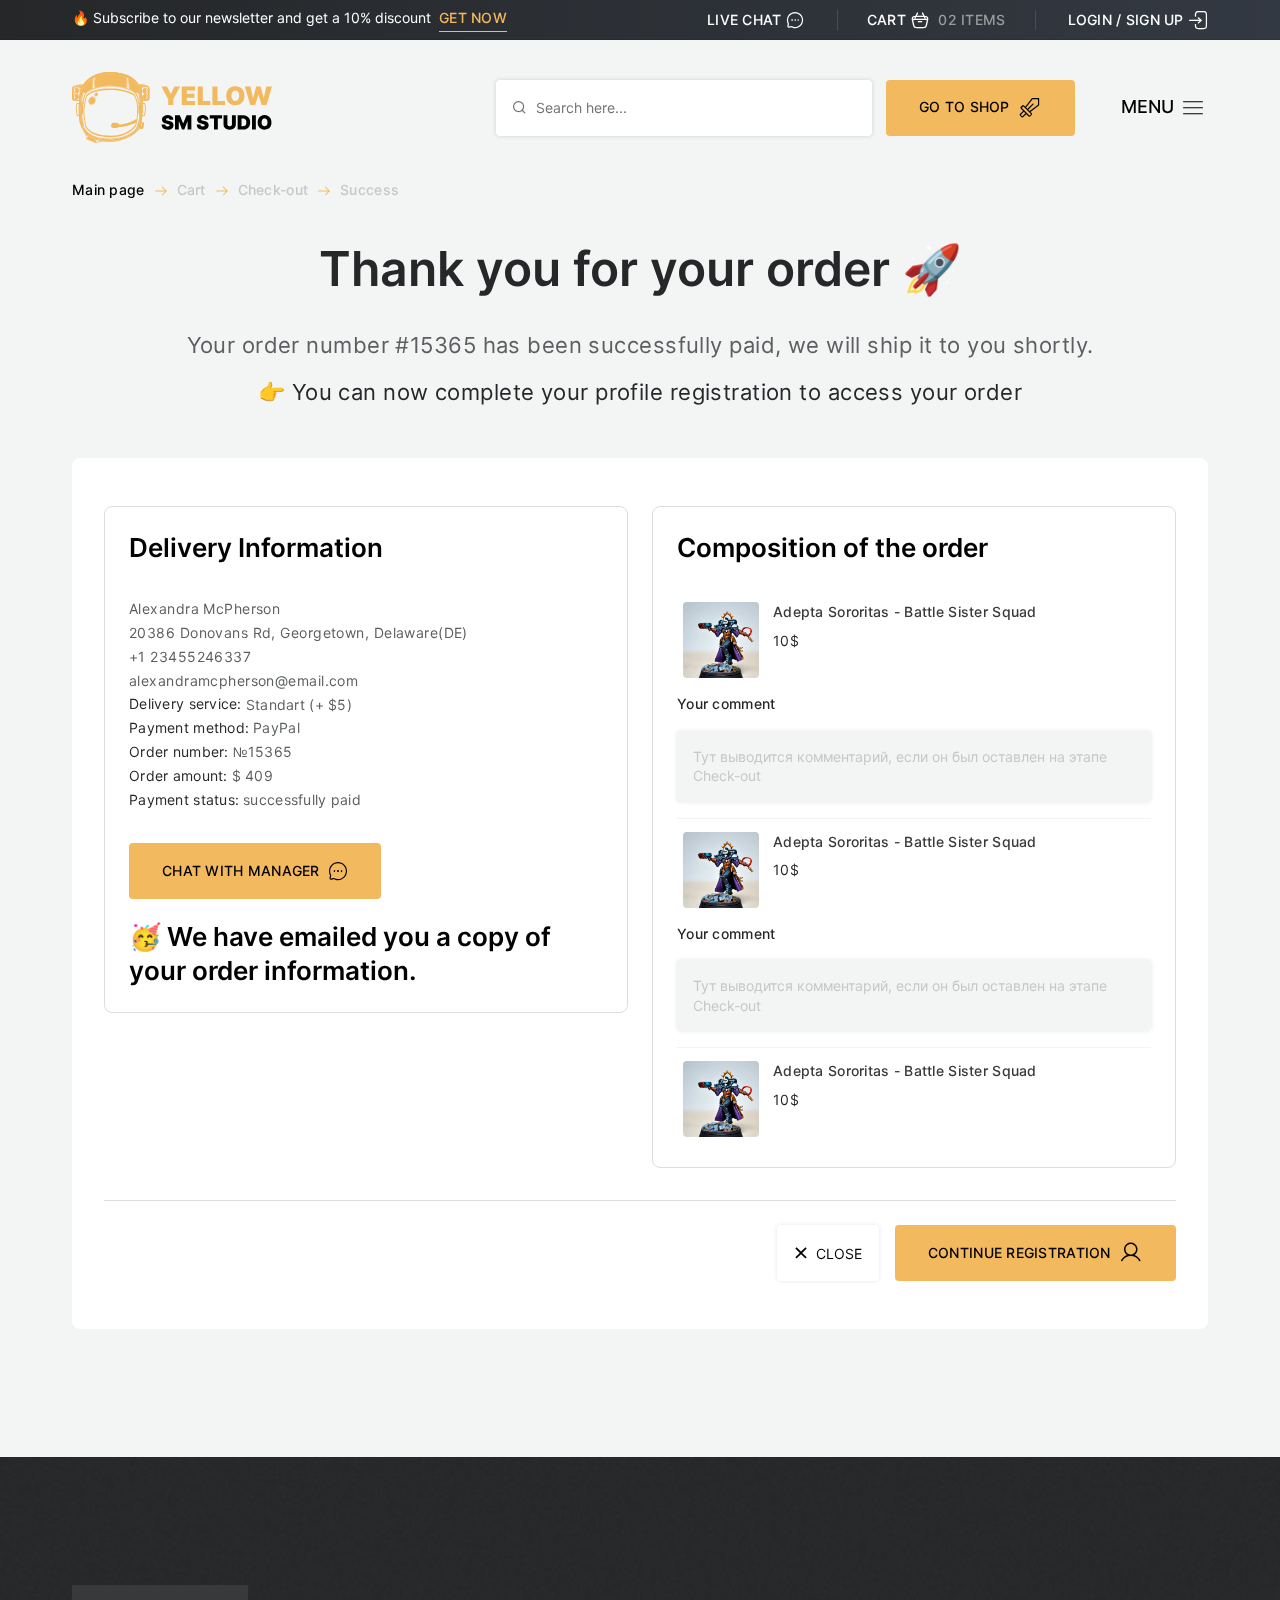
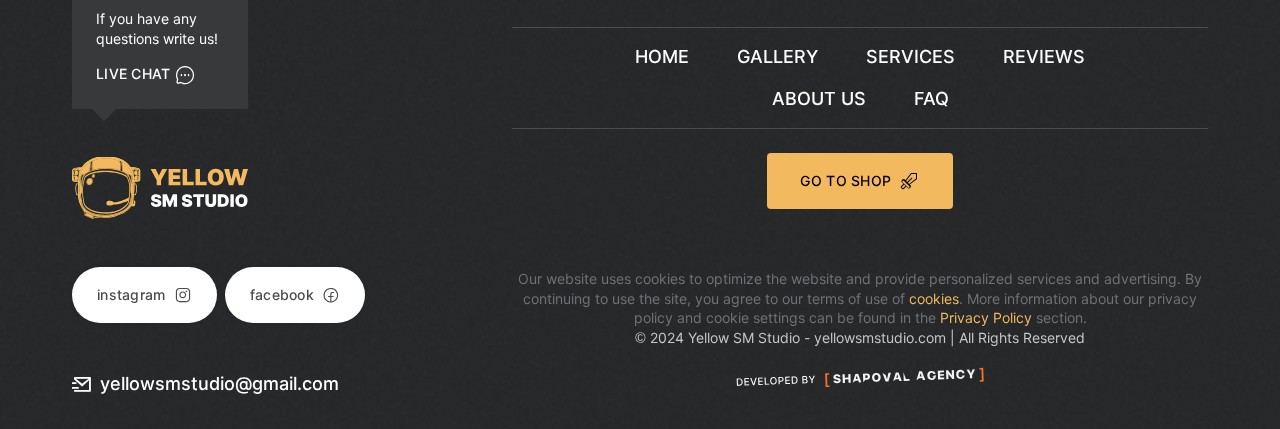
<file: success.html>
<!DOCTYPE html>
<html lang="en">

<head>
    <meta charset="UTF-8" />
    <meta name="viewport" content="width=device-width, initial-scale=1.0" user-scalable="no" />
    <link rel="icon" type="image/png" href="img/Favicon.png" />
    <link rel="stylesheet" href="style/swiper-bundle.min.css" />
    <link rel="stylesheet" href="style/jquery.fancybox.min.css" />
    <link rel="stylesheet" href="style/reset.css" />
    <link rel="stylesheet" href="style/icons.css" />
    <link rel="stylesheet" href="style/style.css" />
    <title>Success</title>
</head>

<body class="body">
    <!-- Sub Header -->
    <div class="subheader">
        <div class="wrapper">
            <div class="subheader__container">
                <div class="subheader__promotion">
                    🔥 Subscribe to our newsletter and get a 10% discount
                    <a href="#" class="link2">GET NOW</a>
                </div>
                <div class="subheader__navigation">
                    <div class="subheader__chat">
                        <button class="subheader__chat-btn link chat" aria-label="LIVE CHAT">
                            LIVE CHAT
                            <span class="icon-NameChat-Round-Dots"></span>
                        </button>
                    </div>
                    <div class="subheader__basket">
                        <div class="subheader__basket-btn link">
                            CART<span class="icon-NameCart-4"></span>
                        </div>
                        <div class="subheader__basket-quantity open-basket">02 ITEMS</div>
                    </div>
                    <div class="subheader__entrance">
                        <button class="subheader__entrance-btn link authorization-open" aria-label="LOGIN / SIGN UP">
                            LOGIN / SIGN UP
                            <span class="icon-NameLogin-2"></span>
                        </button>
                    </div>
                </div>
            </div>
        </div>
    </div>

    <!-- LOGIN / SIGN UP -->
    <div class="authorization">
        <div class="authorization__container">
            <button class="authorization__close icon-Nameclose-line"
                aria-label="button close modal LOGIN / SIGN UP"></button>

            <!-- SIGN UP -->
            <div class="authorization__sign-up authorization__content">
                <p>Sign up</p>
                <span>Enter your credentials to register on the site</span>
                <form id="signUpForm" class="authorization__form">
                    <div class="authorization__form-input">
                        <label for="email">Email address</label>
                        <div class="form-group input-style">
                            <span class="authorization__form-input-icon icon-NameEnvelopeSimple"></span>
                            <input type="email" id="email" name="email" placeholder="name@mail.com"
                                pattern="^\w+([\.-]?\w+)*@\w+([\.-]?\w+)*(\.\w{2,3})+$" title="Email" required>
                        </div>
                        <div class="validation-message"></div>
                    </div>

                    <div class="authorization__form-input">
                        <label for="password">Password:</label>
                        <div class="form-group input-style">
                            <span class="authorization__form-input-icon icon-NameKey"></span>
                            <input type="password" id="password" name="password" pattern=".{8,}"
                                placeholder="Enter your password" title="Password must be at least 8 characters long">
                            <span class="password-toggle" onclick="togglePasswordVisibility('password')">
                                <img width="18" height="18" class="see-password" src="img/open-pasword.svg"
                                    alt="Toggle Password Visibility">
                                <!-- <img width="18" height="18" class="hide-password" src="img/open-pasword.svg" alt="Toggle Password Private"/> -->
                            </span>
                        </div>
                        <span class="validation-message"></span>
                    </div>

                    <div class="authorization__form-input">
                        <label for="repeat-password">Repeat the password:</label>
                        <div class="form-group input-style">
                            <span class="authorization__form-input-icon icon-NameKey"></span>
                            <input type="password" id="repeat-password" name="repeat-password" pattern=".{8,}"
                                placeholder="Please re-enter your password"
                                title="Password must be at least 8 characters long">
                            <span class="password-toggle" onclick="togglePasswordVisibility('repeat-password')">
                                <img width="18" height="18" class="see-password" src="img/open-pasword.svg"
                                    alt="Toggle Password Visibility">
                                <!-- <img width="18" height="18" class="hide-password" src="img/open-pasword.svg" alt="Toggle Password Private"/> -->
                            </span>
                        </div>
                        <span class="validation-message" id="repeat-password-validation"></span>
                    </div>
                    <button type="button" onclick="validateAndSubmit()" class="submit btn"
                        aria-label="button send SIGN UP">
                        SIGN UP <span class="icon-NameLogin-2"></span>
                    </button>
                </form>
                <div class="authorization__or">
                    <span></span>
                    <p>Or</p>
                    <span></span>
                </div>
                <div class="authorization__additional">
                    <a href="#">Sign up with Google
                        <span>
                            <img width="18" height="18" src="img/google-icon.svg" alt="Sign up with Google">
                        </span>
                    </a>
                    <!-- <a href="#">Sign up with Apple
            <span>
              <img width="16" height="18" src="img/apple.svg" alt="Sign up with Apple">
            </span>
          </a> -->
                </div>
                <div class="authorization__change">
                    <p>Already have an account?</p>
                    <button class="authorization__sign-up-btn" aria-label="button send LOG IN">LOG IN</button>
                </div>
            </div>

            <!-- LOGIN -->
            <div class="authorization__login authorization__content">
                <p>Log in</p>
                <span>Enter your credentials to access your account</span>
                <form id="loginForm" class="authorization__form">
                    <div class="authorization__form-input">
                        <label for="email">Email address</label>
                        <div class="form-group input-style">
                            <span class="authorization__form-input-icon icon-NameEnvelopeSimple"></span>
                            <input type="email" id="email2" name="email" placeholder="name@mail.com"
                                pattern="^\w+([\.-]?\w+)*@\w+([\.-]?\w+)*(\.\w{2,3})+$" title="Email" required>
                        </div>
                        <div class="validation-message"></div>
                    </div>

                    <div class="authorization__form-input">
                        <label for="password">Password:</label>
                        <div class="form-group input-style">
                            <span class="authorization__form-input-icon icon-NameKey"></span>
                            <input type="password" id="password2" name="password" pattern=".{8,}"
                                placeholder="Enter your password" title="Password must be at least 8 characters long">
                            <span class="password-toggle" onclick="togglePasswordVisibility('password')">
                                <img width="18" height="18" class="see-password" src="img/open-pasword.svg"
                                    alt="Toggle Password Visibility">
                                <!-- <img width="18" height="18" class="hide-password" src="img/open-pasword.svg" alt="Toggle Password Private"/> -->
                            </span>
                        </div>
                        <span class="validation-message"></span>
                    </div>

                    <button type="button" onclick="validateAndSubmit()" class="submit btn"
                        aria-label="button send LOG IN">
                        LOG IN <span class="icon-NameLogin-2"></span>
                    </button>

                    <div class="authorization__form-checkbox">
                        <label>
                            <input type="checkbox" name="сheckbox" value="checked" title="Remember me">
                            <span class="checkbox-custom"></span>
                            <span class="checkbox-value">Remember me</span>
                        </label>
                        <a href="#" class="fargot-password" target="_blank">FORGOT PASSWORD?</a>
                    </div>
                </form>
                <div class="authorization__or">
                    <span></span>
                    <p>Or</p>
                    <span></span>
                </div>
                <div class="authorization__additional">
                    <a href="#">Sign up with Google
                        <span>
                            <img width="18" height="18" src="img/google-icon.svg" alt="Sign up with Google">
                        </span>
                    </a>
                    <!-- <a href="#">Sign up with Apple
            <span>
              <img width="16" height="18" src="img/apple.svg" alt="Sign up with Apple">
            </span>
          </a> -->
                </div>
                <div class="authorization__change">
                    <p>Are you new here?</p>
                    <a href="sign-up.html" class="authorization__login-btn ">CREATE ACCOUNT</a>
                </div>
            </div>
        </div>
    </div>

    <!-- Basket -->
    <section class="basket">
        <div class="basket_wrapper">
            <button class="basket__close" aria-label="button close modal basket">
                CLOSE <span class="icon-Nameclose-line"></span>
            </button>
            <div class="basket__content">
                <h2>My Cart <span class="basket__value btn">3</span></h2>
                <div class="basket__container">
                    <div class="basket__card">
                        <div class="basket__card-box">
                            <div class="basket__card-img">
                                <picture>
                                    <source srcset="img/gallery-obj1.webp" type="image/webp">
                                    <source srcset="img/gallery-obj1.jpg" type="image/jpg">
                                    <img width="640" height="552" src="img/gallery-obj1.jpg"
                                        alt="Forge Your Legendary Army Today!">
                                </picture>
                            </div>
                            <div class="basket__card-description">
                                <div class="basket__card-description-title">
                                    <p>Adepta Sororitas - Battle Sister Squad</p>
                                    <span class="card-delate icon-NameTrash"></span>
                                </div>
                                <div class="basket__card-description-price">
                                    <p class="basket__content-value">10$</p>
                                    <div class="quantity">
                                        <button class="btn minus-btn icon-NameMinus" aria-label="button minus"></button>
                                        <input type="text" class="quantity-input" value="1" readonly title="quantity">
                                        <button class="btn plus-btn icon-NamePlus" aria-label="button add"></button>
                                    </div>
                                </div>
                            </div>
                        </div>
                        <div class="basket__textarea additional-class">
                            <div class="toggle">
                                Add a comment <span class="icon-NameArrow-DOWN"></span>
                            </div>
                            <form class="hidden">
                                <textarea></textarea>
                            </form>
                        </div>
                    </div>

                    <div class="basket__card">
                        <div class="basket__card-box">
                            <div class="basket__card-img">
                                <picture>
                                    <source srcset="img/hot-offers-img.webp" type="image/webp">
                                    <source srcset="img/hot-offers-img.jpg" type="image/jpg">
                                    <img width="736" height="752" src="img/hot-offers-img.jpg"
                                        alt="Forge Your Legendary Army Today!">
                                </picture>
                            </div>
                            <div class="basket__card-description">
                                <div class="basket__card-description-title">
                                    <p>Adepta Sororitas - Battle Sister Squad</p>
                                    <span class="card-delate icon-NameTrash"></span>
                                </div>
                                <div class="basket__card-description-price">
                                    <p class="basket__content-value">10$</p>
                                    <div class="quantity">
                                        <button class="btn minus-btn" aria-label="button minus">-</button>
                                        <input type="text" class="quantity-input" value="1" title="quantity">
                                        <button class="btn plus-btn" aria-label="button add">+</button>
                                    </div>
                                </div>
                            </div>
                        </div>
                        <div class="basket__textarea">
                            <div class="toggle">
                                Add a comment <span class="icon-NameArrow-DOWN"></span>
                            </div>
                            <form class="hidden">
                                <textarea></textarea>
                            </form>
                        </div>
                    </div>

                    <div class="basket__card">
                        <div class="basket__card-box">
                            <div class="basket__card-img">
                                <picture>
                                    <source srcset="img/hot-offers-img2.webp" type="image/webp">
                                    <source srcset="img/hot-offers-img2.jpg" type="image/jpg">
                                    <img width="736" height="752" src="img/hot-offers-img2.jpg"
                                        alt="Forge Your Legendary Army Today!">
                                </picture>
                            </div>
                            <div class="basket__card-description">
                                <div class="basket__card-description-title">
                                    <p>Adepta Sororitas - Battle Sister Squad</p>
                                    <span class="card-delate icon-NameTrash"></span>
                                </div>
                                <div class="basket__card-description-price">
                                    <p class="basket__content-value">10$</p>
                                    <div class="quantity">
                                        <button class="btn minus-btn" aria-label="button minus">-</button>
                                        <input type="text" class="quantity-input" value="1" title="quantity">
                                        <button class="btn plus-btn" aria-label="button add">+</button>
                                    </div>
                                </div>
                            </div>
                        </div>
                        <div class="basket__textarea">
                            <div class="toggle">
                                Add a comment <span class="icon-NameArrow-DOWN"></span>
                            </div>
                            <form class="hidden">
                                <textarea></textarea>
                            </form>
                        </div>
                    </div>
                </div>
                <div class="basket__footer">
                    <div class="basket__sumbal">
                        <p>SUBTOTAL:<span id="sum"></span></p>
                    </div>
                    <div class="basket__navigation">
                        <a href="index.html" class="continue__shopping"><span
                                class="icon-NameArrow-left"></span>CONTINUE SHOPPING</a>
                        <a href="checkout.html" class="continue__checkout btn">CHECKOUT<span
                                class="icon-myArrowright"></span></a>
                    </div>
                </div>
            </div>
        </div>
    </section>

    <!-- Menu -->
    <div class="menu">
        <div class="menu__overflow">
            <button class="close-btn" aria-label="button close modal menu">
                CLOSE<span class="icon-Nameclose-line"></span>
            </button>
            <div class="menu__content">
                <nav class="menu__navigation">
                    <ul>
                        <li>
                            <a href="index.html" class="link menu__link">HOME</a>
                        </li>
                        <li>
                            <a href="gallery.html" class="link menu__link">GALLERY</a>
                        </li>
                        <li>
                            <a href="reviews.html" class="link menu__link">REVIEWS</a>
                        </li>
                        <li>
                            <a href="about-us.html" class="link menu__link">ABOUT US</a>
                        </li>
                        <li>
                            <a href="faq.html" class="link menu__link">FAQ</a>
                        </li>
                        <li class="menu__navigation-none">
                            <button class="link authorization-open" onclick="initializeModal()"
                                aria-label="open modal LOGIN / SIGN UP">
                                LOGIN / SIGN UP
                                <span class="icon-NameLogin-2"></span>
                            </button>
                        </li>
                        <li class="go-to-shop">
                            <a href="services.html" class="btn">GO TO SHOP<span class="icon-NameSword"></span></a>
                        </li>
                    </ul>
                </nav>
                <div class="menu__services">
                    <h2>SERVICES</h2>
                    <div class="menu__services-box">
                        <article onclick="window.open('services.html', '_blank')" class="card menu__link">
                            <div class="menu__services-box-img">
                                <picture>
                                    <source srcset="img/menu-services-obj1.webp" type="image/webp">
                                    <source srcset="img/menu-services-obj1.jpg" type="image/jpeg">
                                    <img src="img/menu-services-obj1.jpg" alt="COMMISSION IMAGE">
                                </picture>
                            </div>
                            <div class="menu__services-box-text">
                                <h3>COMMISSION</h3>
                            </div>
                        </article>

                        <article onclick="window.open('services.html', '_blank')" class="card menu__link">
                            <div class="menu__services-box-img">
                                <picture>
                                    <source srcset="img/menu-services-obj2.webp" type="image/webp">
                                    <source srcset="img/menu-services-obj2.jpg" type="image/jpeg">
                                    <img src="img/menu-services-obj2.jpg" alt="BUY NOW">
                                </picture>
                            </div>
                            <div class="menu__services-box-text">
                                <h3>BUY NOW</h3>
                            </div>
                        </article>

                        <article onclick="window.open('services.html', '_blank')" class="card menu__link">
                            <div class="menu__services-box-img">
                                <picture>
                                    <source srcset="img/menu-services-obj3.webp" type="image/webp">
                                    <source srcset="img/menu-services-obj3.jpg" type="image/jpg">
                                    <img src="img/menu-services-obj3.jpg" alt="CUSTOM SERVICES">
                                </picture>
                            </div>
                            <div class="menu__services-box-text">
                                <h3>CUSTOM SERVICES</h3>
                            </div>
                        </article>
                    </div>
                </div>
                <div class="menu__chat">
                    <p>If you have any questions write us!</p>
                    <button class="chat menu__link" aria-label="open LIVE CHAT">
                        LIVE CHAT
                        <span class="icon-NameChat-Round-Dots"></span>
                    </button>
                </div>
            </div>
        </div>
    </div>

    <!-- Header -->
    <header class="header">
        <div class="wrapper">
            <div class="header__container">
                <div class="header__logo">
                    <a href="index.html">
                        <img width="200" height="71" src="img/logo.svg" alt="Gart Tech logotype">
                    </a>
                </div>
                <div class="header__navigation">
                    <div class="header__navigation-search">
                        <div class="header__navigation-search-box icon-NameSearch">
                            <input type="text" id="searchInput" placeholder="Search here..." title="Search here...">
                            <span class="icon-NameArrow-left header__submit"><input type="submit" value=""
                                    class="header__submit-btn" title="submit"></span>
                        </div>
                        <button class="search-open icon-NameSearch" aria-label="burger menu"></button>
                        <div class="search-btn btn">
                            <span></span>
                            <span></span>
                            <span></span>
                        </div>
                    </div>
                    <div class="header__navigation-btn-shop">
                        <a href="services.html" class="btn">
                            GO TO SHOP<span class="icon-NameSword"></span>
                        </a>
                    </div>
                    <div class="header__navigation-menu">
                        <span>MENU</span>
                        <div class="menu-btn">
                            <span></span>
                            <span></span>
                            <span></span>
                        </div>
                    </div>
                </div>
            </div>
        </div>
    </header>

    <main>
        <!-- Services hero -->
        <section class="sihn-up__hero">
            <div class="breadcrumbs">
                <div class="wrapper">
                    <div class="breadcrumbs__container">
                        <span class="breadcrumbs__container-box">
                            <span>
                                <a href="index.html" class="link">Main page</a>
                            </span>
                            <span class="brDevider">
                                <img src="img/breadcrumbs-arrow.svg" width="16" height="16" alt="icon" />
                            </span>
                            <span class="breadcrumb_last" aria-current="page">Cart</span>
                            <span class="brDevider">
                                <img src="img/breadcrumbs-arrow.svg" width="16" height="16" alt="icon" />
                            </span>
                            <span class="breadcrumb_last" aria-current="page">Check-out</span>
                            <span class="brDevider">
                                <img src="img/breadcrumbs-arrow.svg" width="16" height="16" alt="icon" />
                            </span>
                            <span class="breadcrumb_last" aria-current="page">Success</span>
                        </span>
                    </div>
                </div>
            </div>

            <div class="hero__smoll search-hero success__hero">
                <div class="wrapper">
                    <div class="services-page__hero-title">
                        <h1>Thank you for your order 🚀</h1>
                        <span>Your order number #15365 has been successfully paid, we will ship it to you
                            shortly.</span>
                        <p>👉 You can now complete your profile registration to access your order</p>
                    </div>
                </div>
            </div>
        </section>

        <section class="search-box success-page">
            <div class="wrapper">
                <div class="search-box__content">
                    <div class="tab-pane active">
                        <div class="checkout-page__form">
                            <div class="checkout-page__form-left">
                                <div class="checkout-page__form-left-order">
                                    <h3>Delivery Information</h3>
                                    <div class="success__box">
                                        <p class="successName">Alexandra McPherson</p>
                                        <p class="successAdress">20386 Donovans Rd, Georgetown, Delaware(DE)</p>
                                        <p class="successPhone">+1 23455246337</p>
                                        <p class="successEmail">alexandramcpherson@email.com</p>
                                        <div class="success__box-info">
                                            <p>Delivery service:<span class="deliveryService">Standart (+ $5)</span></p>
                                            <p>Payment method:<span class="paymentMethod">PayPal</span></p>
                                            <p>Order number:<span class="orderNumber">№15365</span></p>
                                            <p>Order amount:<span class="orderAmount">$ 409</span></p>
                                            <p>Payment status:<span class="paymentStatus">successfully paid</span></p>
                                        </div>
                                        <button class="btn">CHAT WITH MANAGER<span
                                                class="icon-NameChat"></span></button>
                                        <h3>🥳 We have emailed you a copy of your order information.</h3>
                                    </div>
                                </div>
                            </div>
                            <div class="checkout-page__form-rigth">
                                <h3>Composition of the order</h3>
                                <div class="success__box-right">
                                    <article class="checkout-page__card">
                                        <div class="basket__card-box">
                                            <div class="basket__card-img">
                                                <picture>
                                                    <source srcset="img/gallery-obj1.webp" type="image/webp" />
                                                    <source srcset="img/gallery-obj1.jpg" type="image/jpg" />
                                                    <img width="640" height="552" src="img/gallery-obj1.jpg"
                                                        alt="Forge Your Legendary Army Today!" />
                                                </picture>
                                            </div>
                                            <div class="basket__card-description">
                                                <div class="basket__card-description-title">
                                                    <p>Adepta Sororitas - Battle Sister Squad</p>
                                                    <p class="checkout-page__card-value">10$</p>
                                                </div>
                                            </div>
                                        </div>
                                        <div class="success__box-right-coment">
                                            <p>Your comment</p>
                                            <div class="success__box-right-coment-text">
                                                Тут выводится комментарий, если он был оставлен на этапе Check-out
                                            </div>
                                        </div>
                                    </article>
                                    <article class="checkout-page__card">
                                        <div class="basket__card-box">
                                            <div class="basket__card-img">
                                                <picture>
                                                    <source srcset="img/gallery-obj1.webp" type="image/webp" />
                                                    <source srcset="img/gallery-obj1.jpg" type="image/jpg" />
                                                    <img width="640" height="552" src="img/gallery-obj1.jpg"
                                                        alt="Forge Your Legendary Army Today!" />
                                                </picture>
                                            </div>
                                            <div class="basket__card-description">
                                                <div class="basket__card-description-title">
                                                    <p>Adepta Sororitas - Battle Sister Squad</p>
                                                    <p class="checkout-page__card-value">10$</p>
                                                </div>
                                            </div>
                                        </div>
                                        <div class="success__box-right-coment">
                                            <p>Your comment</p>
                                            <div class="success__box-right-coment-text">
                                                Тут выводится комментарий, если он был оставлен на этапе Check-out
                                            </div>
                                        </div>
                                    </article>
                                    <article class="checkout-page__card">
                                        <div class="basket__card-box">
                                            <div class="basket__card-img">
                                                <picture>
                                                    <source srcset="img/gallery-obj1.webp" type="image/webp" />
                                                    <source srcset="img/gallery-obj1.jpg" type="image/jpg" />
                                                    <img width="640" height="552" src="img/gallery-obj1.jpg"
                                                        alt="Forge Your Legendary Army Today!" />
                                                </picture>
                                            </div>
                                            <div class="basket__card-description">
                                                <div class="basket__card-description-title">
                                                    <p>Adepta Sororitas - Battle Sister Squad</p>
                                                    <p class="checkout-page__card-value">10$</p>
                                                </div>
                                            </div>
                                        </div>
                                    </article>
                                </div>
                            </div>
                        </div>
                        <div class="checkout-page__box-btn">
                            <div class="sihn-up__hero-main-nav">
                                <button type="button" class="form__cancel btn-white">
                                    <span class="icon-Nameclose-line"></span>
                                    CLOSE
                                </button>

                                <button type="button" class="submit btn">
                                    CONTINUE REGISTRATION <span class="icon-NameUser"></span>
                                </button>
                            </div>
                        </div>
                    </div>
                </div>
            </div>
        </section>
    </main>

    <!-- Footer -->
    <footer class="footer">
        <div class="wrapper">
            <div class="footer__container">
                <div class="footer__left">
                    <div class="menu__chat footer__chat">
                        <p>If you have any questions write us!</p>
                        <button class="chat menu__link" aria-label="open  LIVE CHAT">
                            LIVE CHAT
                            <span class="icon-NameChat-Round-Dots"></span>
                        </button>
                    </div>
                    <div class="footer__logo">
                        <a href="index.html">
                            <img width="175" height="62" src="img/logo-white.svg" alt="Gart Tech logotype">
                        </a>
                    </div>
                    <div class="footer__social">
                        <div class="about-us__content-social-box-link">
                            <a href="#">instagram<span class="icon-NameInstagramLogo"></span></a>
                            <a href="#">facebook<span class="icon-NameFacebookLogo"></span></a>
                        </div>
                    </div>
                    <div class="footer__email">
                        <a href="mailto:yellowsmstudio@gmail.com" class="link"><span
                                class="icon-Namemail-send-line"></span>yellowsmstudio@gmail.com</a>
                    </div>
                </div>
                <div class="footer__right">
                    <div class="footer__right-box">
                        <nav class="footer__right-navigation">
                            <ul>
                                <li>
                                    <a href="index.html" class="link">HOME</a>
                                </li>
                                <li>
                                    <a href="gallery.html" class="link">GALLERY</a>
                                </li>
                                <li>
                                    <a href="services.html" class="link">SERVICES</a>
                                </li>
                                <li>
                                    <a href="reviews.html" class="link">REVIEWS</a>
                                </li>
                                <li>
                                    <a href="about-us.html" class="link">ABOUT US</a>
                                </li>
                                <li>
                                    <a href="faq.html" class="link">FAQ</a>
                                </li>
                            </ul>
                        </nav>
                        <div class="footer__right-btn">
                            <a href="services.html" class="btn">
                                GO TO SHOP<span class="icon-NameSword"></span>
                            </a>
                        </div>
                    </div>
                    <div class="footer__right-privecy">
                        <p class="footer__right-privecy-text">
                            Our website uses cookies to optimize the website and provide
                            personalized services and advertising. By continuing to use the
                            site, you agree to our terms of use of <a href="cookies.html" target="_blank">cookies</a>.
                            More information about our privacy policy and cookie settings
                            can be found in the <a href="policy.html" target="_blank">Privacy Policy</a> section.
                        </p>
                        <p class="footer__right-privecy-copright">
                            © 2024 Yellow SM Studio - yellowsmstudio.com | All Rights
                            Reserved
                        </p>
                        <div class="label-company">
                            <a href="#" target="_blank">
                                <img width="268" height="45" src="img/company-logo.svg" alt="Shapoval Agancy">
                            </a>
                        </div>
                    </div>
                </div>
            </div>
        </div>
    </footer>

    <script src="script/jquery-3.7.0.min.js"></script>
    <script src="script/swiper-bundle.min.js"></script>
    <script src="script/jquery.fancybox.min.js"></script>
    <script src="script/script.js"></script>
</body>

</html>
</file>
<file: style/icons.css>
@font-face {
    font-family: 'icon';
    src:  url('../fonts/icon.eot?vbufec');
    src:  url('../fonts/icon.eot?vbufec#iefix') format('embedded-opentype'),
      url('../fonts/icons.ttf?vbufec') format('truetype'),
      url('../fonts/icon.woff?vbufec') format('woff'),
      url('../fonts/icons.svg?vbufec#icon') format('svg');
    font-weight: normal;
    font-style: normal;
    font-display: block;
  }
  
  [class^="icon-"], [class*=" icon-"] {
    /* use !important to prevent issues with browser extensions that change fonts */
    font-family: 'icon' !important;
    speak: never;
    font-style: normal;
    font-weight: normal;
    font-variant: normal;
    text-transform: none;
    line-height: 1;
  
    /* Better Font Rendering =========== */
    -webkit-font-smoothing: antialiased;
    -moz-osx-font-smoothing: grayscale;
  }


  .icon-view-show:before {
    content: "\e898";
  }
  .icon-myArrowright:before {
    content: "\e902";
    transform: rotate(180deg);
    display: block;
  }
    .icon-NameArrowss:before {
      content: "\e900";
    }
    .icon-NameApple:before {
      content: "\e900";
    }
    .icon-NameArrow-DOWN:before {
      content: "\e901";
    }
    .icon-NameArrow-left:before {
      content: "\e902";
    }
    .icon-NameArrow-right:before {
      content: "\e903";
    }
    .icon-NameArrow-UP:before {
      content: "\e904";
    }
    .icon-NameArrowSquareUpRight:before {
      content: "\e905";
    }
    .icon-NameBurger:before {
      content: "\e906";
    }
    .icon-NameCart-4:before {
      content: "\e907";
    }
    .icon-NameCastleTurret:before {
      content: "\e908";
    }
    .icon-NameChat-Round-Dots:before {
      content: "\e909";
    }
    .icon-NameChat:before {
      content: "\e90a";
    }
    .icon-Namecheck-double-line:before {
      content: "\e90b";
    }
    .icon-Nameclose-line:before {
      content: "\e90c";
    }
    .icon-NameCloudArrowUp:before {
      content: "\e90d";
    }
    .icon-Namecommunity-line:before {
      content: "\e90e";
    }
    .icon-NameCubeFocus:before {
      content: "\e90f";
    }
    .icon-NameDiamond:before {
      content: "\e910";
    }
    .icon-NameDiceThree-Fill:before {
      content: "\e911";
    }
    .icon-NameDiceThree:before {
      content: "\e912";
    }
    .icon-NameEnvelopeSimple:before {
      content: "\e913";
    }
    .icon-Nameeye-slash:before {
      content: "\e914";
    }
    .icon-NameFacebookLogo:before {
      content: "\e915";
    }
    .icon-NameFire:before {
      content: "\e916";
    }
    .icon-NameFireSimple:before {
      content: "\e917";
    }
    .icon-NameFunnel:before {
      content: "\e918";
    }
    .icon-NameGoogle .path1:before {
      content: "\e919";
      color: rgb(66, 133, 244);
    }
    .icon-NameGoogle .path2:before {
      content: "\e91a";
      margin-left: -1em;
      color: rgb(52, 168, 83);
    }
    .icon-NameGoogle .path3:before {
      content: "\e91b";
      margin-left: -1em;
      color: rgb(251, 188, 4);
    }
    .icon-NameGoogle .path4:before {
      content: "\e91c";
      margin-left: -1em;
      color: rgb(234, 67, 53);
    }
    .icon-NameInstagramLogo:before {
      content: "\e91d";
    }
    .icon-NameKey:before {
      content: "\e91e";
    }
    .icon-NameLogin-2:before {
      content: "\e91f";
    }
    .icon-Namelogout-box-line:before {
      content: "\e920";
    }
    .icon-Namemail-send-line:before {
      content: "\e921";
    }
    .icon-Namemap-pin-2-line:before {
      content: "\e922";
    }
    .icon-NameMinus:before {
      content: "\e923";
    }
    .icon-NamePaintBrushHousehold:before {
      content: "\e924";
    }
    .icon-Namepaypal-line:before {
      content: "\e925";
    }
    .icon-NamePlus:before {
      content: "\e926";
    }
    .icon-NamePuzzlePiece:before {
      content: "\e927";
    }
    .icon-Namerefresh-line:before {
      content: "\e928";
    }
    .icon-NameSearch:before {
      content: "\e929";
    }
    .icon-NameStar:before {
      content: "\e92a";
    }
    .icon-NameStrategy:before {
      content: "\e92b";
    }
    .icon-NameSword:before {
      content: "\e92c";
    }
    .icon-NameTrash:before {
      content: "\e92d";
    }
    .icon-NameUser:before {
      content: "\e92e";
    }
</file>
<file: style/style.css>
@font-face {
    font-family: 'Inter';
    src: url('../fonts/Inter-Regular.eot') format('embedded-opentype'),
        url('../fonts/Inter-Regular.woff') format('woff'),
        url('../fonts/Inter-Regular.woff2') format('woff2'),
        url('../fonts/Inter-Regular.ttf') format('truetype');
    font-weight: 400;
    font-style: normal;
}

@font-face {
    font-family: 'Inter';
    src: url('../fonts/Inter-Medium.eot') format('embedded-opentype'),
        url('../fonts/Inter-Medium.woff') format('woff'),
        url('../fonts/Inter-Medium.woff2') format('woff2'),
        url('../fonts/Inter-Medium.ttf') format('truetype');
    font-weight: 500;
    font-style: normal;
}

@font-face {
    font-family: 'Inter';
    src: url('../fonts/Inter-SemiBold.eot') format('embedded-opentype'),
        url('../fonts/Inter-SemiBold.woff') format('woff'),
        url('../fonts/Inter-SemiBold.woff2') format('woff2'),
        url('../fonts/Inter-SemiBold.ttf') format('truetype');
    font-weight: 600;
    font-style: normal;
}

@font-face {
    font-family: 'Inter';
    src: url('../fonts/Inter-Bold.eot') format('embedded-opentype'),
        url('../fonts/Inter-Bold.woff') format('woff'),
        url('../fonts/Inter-Bold.woff2') format('woff2'),
        url('../fonts/Inter-Bold.ttf') format('truetype');
    font-weight: 700;
    font-style: normal;
}

* {
    outline: none !important;
    box-sizing: border-box !important;

}

button {
    font-family: 'Inter', sans-serif;
    padding: 0;
    color: #010101;
}

a {
    font-family: 'Inter', sans-serif;
    color: #010101;
}

p {
    line-height: 140%; 
}
li {
    line-height: 140%;
}

body {
    font-family: 'Inter', sans-serif;
    font-size: 14px;
    font-weight: 400;
    line-height: 140%;
    font-style: normal;
    background: #F3F4F4;
    color: #010101;
}

body.active {
    overflow: hidden;
}

.btn {
    font-weight: 500;
    line-height: 145%;
    letter-spacing: 0.28px;
    border-radius: 4px;
    background: #F3B95F;
    border: 1px solid transparent;
    transition: all 0.4s;
}

.btn:hover {
    border: 1px solid #E7C08D;
    background: #F3D9B8;
    box-shadow: 0px 0px 4px 0px rgba(0, 0, 0, 0.15);
    transition: all 0.4s;
}

.btn:active {
    border: 1px solid #AF7D26;
    background: #F3B95F;
    box-shadow: 0px 0px 4px 0px rgba(0, 0, 0, 0.10);
    transition: all 0.4s;
}

.btn:disabled {
    background: #DCDDDE;
    transition: all 0.4s;
}

.btn-white {
    transition: all 0.4s;
}

.btn-white:hover {
    transition: all 0.4s;
    border-radius: 4px;
    border: 1px solid #DCDDDE !important;
    background: #F3F4F4 !important;
    box-shadow: 0px 0px 4px 0px rgba(0, 0, 0, 0.15) !important;
}

.btn-white:active {
    transition: all 0.4s;
    border-radius: 4px;
    border: 1px solid #DCDDDE;
    background: #F3F4F4;
    box-shadow: 0px 0px 4px 0px rgba(0, 0, 0, 0.15);
}

.link {
    cursor: pointer;
    transition: all 0.4s;
}

.link:hover {
    color: #F3B95F !important;
    transition: all 0.4s;
}

.link:active {
    color: #AF7D26 !important;
    transition: all 0.4s;
}

.link:disabled {
    color: #C5C7C8;
    transition: all 0.4s;
}

.link2 {
    transition: all 0.4s;
}

.link2:hover {
    color: #D7A966;
    border-bottom: 1px solid #D7A966;
    transition: all 0.4s;
}

.link2:active {
    color: #D7A966;
    border-bottom: 1px solid #D7A966;
    transition: all 0.4s;
}

.link2:disabled {
    color: #C5C7C8;
    border-bottom: 0;
    transition: all 0.4s;
}

.wrapper {
    width: calc(100% - 144px);
    margin: 0 auto;
    max-width: 1776px;
}

input {
    padding: 0;
}

/* Sub Header ----------------------------*/
.subheader {
    position: fixed;
    z-index: 10;
    top: 0;
    left: 0;
    width: 100%;
    border-bottom: 0.5px solid rgba(0, 0, 0, 0.10);
    background: linear-gradient(90deg, #252729 0.32%, #333942 99.69%);
    padding: 8px 0 7px 0;
}

.subheader__container {
    display: flex;
    justify-content: space-between;
    align-items: center;
}

.subheader__promotion {
    display: flex;
    align-items: flex-start;
    gap: 8px;
    color: #FFF;
}

.subheader__promotion a {
    color: #F3B95F;
    font-weight: 500;
    line-height: 145%;
    letter-spacing: 0.28px;
    padding-bottom: 3px;
    text-decoration: none;
    border-bottom: 1px solid #F3B95F;
}

.subheader__navigation {
    display: flex;
    align-items: center;
}

.subheader__chat {
    padding-right: 33px;
    border-right: 1px solid #4A4C4D;
}

.subheader__chat-btn {
    font-family: 'Inter', sans-serif;
    display: flex;
    align-items: center;
    gap: 4px;
    background: transparent;
    border: none;
    color: #FFF;
    font-weight: 500;
    line-height: 145%;
    letter-spacing: 0.28px;
    padding: 0;
}

.subheader__chat-btn .icon-NameChat-Round-Dots:before {
    font-size: 18px;
}

.subheader__basket {
    padding: 0 29px;
    border-right: 1px solid #4A4C4D;
    display: flex;
    align-items: center;
    gap: 8px;
}

.subheader__basket-btn {
    display: flex;
    align-items: center;
    gap: 4px;
    background: transparent;
    border: none;
    color: #FFF;
    font-weight: 500;
    line-height: 145%;
    letter-spacing: 0.28px;
    font-family: 'Inter', sans-serif;
}

.subheader__basket-btn .icon-NameCart-4::before {
    font-size: 20px;
}

.subheader__basket-quantity {
    color: #999B9E;
    font-style: normal;
    font-weight: 500;
    line-height: 145%;
    letter-spacing: 0.28px;
    cursor: pointer;
}

.subheader__entrance {
    padding-left: 32px;
}

.subheader__entrance-btn {
    display: flex;
    align-items: center;
    gap: 4px;
    background: transparent;
    border: none;
    color: #FFF;
    font-weight: 500;
    line-height: 145%;
    letter-spacing: 0.28px;
    padding: 0;
    font-family: 'Inter', sans-serif;
}

.subheader__entrance-btn .icon-NameLogin-2::before {
    font-size: 20px;
}

/* Header ----------------------------*/
.header {
    margin-top: 40px;
    padding: 32px 0;
}

.header__container {
    display: flex;
    justify-content: space-between;
    align-items: center;
}

.header__navigation {
    display: flex;
    align-items: center;
}

.header__navigation-search {
    width: 376px;
    margin-right: 14px;
    height: 56px;
    padding: 16px;
    border-radius: 4px;
    background: #FFF;
    box-shadow: 0px 0px 4px 0px rgba(0, 0, 0, 0.15);
    box-sizing: border-box;
    transition: all 0.4s;
    cursor: pointer;
}
.header__navigation-search:hover {
    transition: all 0.4s !important;
    border-radius: 4px !important;
    background: #FFF !important;
    box-shadow: 0px 0px 4px 0px rgba(243, 185, 95, 0.75) !important;
}

.header__navigation-search:focus {
    transition: all 0.4s !important;
    border-radius: 4px !important;
    background: #FFF !important;
    box-shadow: 0px 0px 4px 0px rgba(243, 185, 95, 0.75) !important;
}

.header__navigation-search:active {
    transition: all 0.4s !important;
    border-radius: 4px !important;
    background: #FFF !important;
    box-shadow: 0px 0px 4px 0px rgba(243, 185, 95, 0.75) !important;
}

.header__navigation-search-box {
    display: flex;
    align-items: center;
    height: 100%;
    gap: 9.5px;
}

.header__navigation-search-box input {
    background: transparent;
    border: none;
    color: #707275;
}

.header__navigation-search-box input::placeholder {
    color: #707275;
    font-family: 'Inter', sans-serif;
    font-size: 14px;
    font-weight: 400;
    line-height: 140%;
    font-style: normal;
}

.header__navigation-search-box.icon-NameSearch::before {
    color: #707275;
    font-size: 15px;
}

.header__navigation-btn-shop {
    margin-right: 46px;
}

.header__navigation-btn-shop .btn {
    display: flex;
    height: 56px;
    padding: 16px 32px;
    font-weight: 500;
    line-height: 145%;
    letter-spacing: 0.28px;
    justify-content: center;
    align-items: center;
    gap: 8px;
    box-sizing: border-box;
}
.header__navigation-btn-shop a {
    text-decoration: none;
}

.header__navigation-btn-shop .btn span:before {
    font-size: 24px;
}

.header__navigation-menu {
    display: flex;
    align-items: center;
    gap: 4px;
    cursor: pointer;
    transition: all 0.4s;
}

.header__navigation-menu:hover>span {
    color: #F3B95F;
    transition: all 0.4s;
}

.header__navigation-menu:hover>.menu-btn span {
    background: #F3B95F;
    transition: all 0.4s;
}

.header__navigation-menu:active>span {
    color: #AF7D26;
    transition: all 0.4s;
}

.header__navigation-menu:active>.menu-btn span {
    background: #AF7D26;
    transition: all 0.4s;
}

.header__navigation-menu span {
    font-size: 18px;
    font-style: normal;
    font-weight: 500;
    line-height: 145%;
    transition: all 0.4s;
}

.menu-btn {
    width: 30px;
    height: 30px;
    position: relative;
    z-index: 2;
    overflow: hidden;
    background: transparent;
}

.search-btn {
    display: none;
}

.menu-btn span {
    width: 20px;
    height: 1.5px;
    position: absolute;
    top: 50%;
    left: 50%;
    transform: translate(-50%, -50%);
    background-color: #010101;
    border-radius: 5px;
    transition: all 0.4s;
}

.menu-btn span:nth-of-type(2) {
    top: calc(50% - 6px);
}

.menu__overflow {
    height: 100%;
    overflow: auto;
    display: flex;
    padding-right: 72px;
    flex-direction: column;
    align-items: flex-end;
    padding-bottom: 32px;
}

.menu-btn span:nth-of-type(3) {
    top: calc(50% + 6px);
}
.close-btn span::before {
    font-size: 24px;
}
.menu {
    display: flex;
    width: 1136px;
    height: 910px;
    overflow: hidden;
    padding: 74px 0 0 72px;
    box-sizing: border-box;
    background: #F3F4F4;
    flex-direction: column;
    align-items: flex-end;
    gap: 16px;
    position: fixed;
    top: 0;
    right: 0;
    z-index: 15;
    transform: translateX(100%);
    transition: transform 0.4s;
}

.body.active-basket {
    overflow: hidden;
}

.menu.active-menu {
    transform: translateX(0);
    transition: transform 0.4s;
}

.header__navigation-menu.active-menu .menu-btn span:nth-of-type(1) {
    display: none;
}

.header__navigation-menu.active-menu .menu-btn span:nth-of-type(2) {
    top: 50%;
    transform: translate(-50%, 0%) rotate(45deg);
}

.header__navigation-menu.active-menu .menu-btn span:nth-of-type(3) {
    top: 50%;
    transform: translate(-50%, 0%) rotate(-45deg);
}

.header__submit {
    display: none;
}

.search-open {
    display: none;
}

.close-btn {
    display: flex;
    align-items: center;
    gap: 8px;
    font-size: 18px;
    font-style: normal;
    font-weight: 500;
    line-height: 145%;
    background: transparent;
    border: none;
    position: absolute;
    top: 33px;
    right: 72px;
}

/* Menu ----------------------------*/
.menu__content {
    display: flex;
    flex-direction: column;
    justify-content: space-between;
    flex: 1 0 0;
}

.go-to-shop .btn {
    display: flex;
    height: 56px;
    padding: 16px 32px;
    font-weight: 500;
    line-height: 145%;
    letter-spacing: 0.28px;
    justify-content: center;
    align-items: center;
    gap: 8px;
    box-sizing: border-box;
    text-decoration: none;
}
.go-to-shop a {
    text-decoration: none !important;
}
.go-to-shop span:before {
    font-size: 24px;
}

.menu__navigation-none {
    display: none;
}

.menu__navigation ul {
    display: flex;
    align-items: center;
    gap: 48px;
}

.menu__services {
    display: flex;
    flex-direction: column;
    align-items: flex-start;
    gap: 32px;
}

.menu__services h2 {
    color: #252729;
    font-size: 32px;
    font-weight: 600;
    line-height: 120%;
    letter-spacing: 1.28px;
}

.menu__services-box {
    display: flex;
    align-items: flex-start;
    gap: 32px;
}

.menu__services-box article {
    display: flex;
    flex-direction: column;
    align-items: flex-start;
    flex: 1 0 0;
    border-radius: 8px;
    border: 1px solid #DCDDDE;
    overflow: hidden;
    cursor: pointer;
}

.menu__services-box-img {
    width: 100%;
    height: 276px;
    overflow: hidden;
}

.menu__services-box-img img {
    width: 100%;
    height: 100%;
    object-fit: cover;
    transition: transform 0.4s;
}

.menu__services-box-text {
    display: flex;
    padding: 32px 16px;
    align-items: center;
    justify-content: center;
    background: #FFF;
    width: 100%;
    box-sizing: border-box;
}

.menu__services-box-text h3 {
    font-size: 18px;
    font-style: normal;
    font-weight: 500;
    line-height: 145%;
}

.card {
    transition: transform 0.4s;
    border: 1px solid transparent;
}

.card:hover {
    transition: transform 0.4s;
    border-radius: 8px;
    border: 1px solid #F3B95F;
    box-shadow: 0px 0px 8px 0px rgba(0, 0, 0, 0.20);
}

.card:hover .menu__services-box-img img {
    transform: scale(2);
    transition: transform 0.4s;
}

.card:hover .menu__services-box-text h3 {
    color: #F3B95F;
    transition: transform 0.4s;
}

.menu__link {
    font-size: 18px;
    font-weight: 500;
    line-height: 145%;
    text-decoration: none;
}

.menu__chat {
    display: flex;
    width: 176px;
    padding: 24px;
    flex-direction: column;
    align-items: flex-start;
    gap: 16px;
    margin-left: auto;
    position: relative;
    background: #38393B;
}

.menu__chat::after {
    content: "";
    position: absolute;
    left: 20px;

    bottom: -6.941px;
    width: 24px;
    height: 24px;
    transform: rotate(-45deg);
    background: #38393B;
}

.menu__chat p {
    color: #FFF;
}

.menu__chat .chat {
    color: #FFF;
    font-size: 14px;
    font-style: normal;
    font-weight: 500;
    line-height: 145%;
    letter-spacing: 0.28px;
    display: flex;
    align-items: center;
    gap: 4px;
    background: transparent;
    border: none;
    transition: all 0.4s;
}

.menu__chat .chat:hover {
    color: #F3B95F;
    transition: all 0.4s;
}

.menu__chat .chat:active {
    color: #E7C08D;
    transition: all 0.4s;
}

.menu__chat .chat span::before {
    font-size: 20px;
}

/* Basket ----------------------------*/
.basket {
    display: flex;
    width: 1136px;
    height: 920px;
    overflow: hidden;
    padding: 74px 72px 48px 72px;
    box-sizing: border-box;
    background: #F3F4F4;
    flex-direction: column;
    align-items: flex-end;
    gap: 16px;
    position: fixed;
    top: 0;
    right: 0;
    z-index: 15;
    transform: translateX(100%);
    transition: transform 0.4s;
}

.basket.open {
    transform: translateX(0);
    transition: transform 0.4s;
    overflow: auto;
}

.basket_wrapper {
    width: 100%;
    height: 100%;
}

.basket__content {
    display: flex;
    flex-direction: column;
    align-items: flex-start;
    flex: 1 0 0;
}

.basket__content h2 {
    display: flex;
    align-items: center;
    gap: 20px;
    font-size: 48px;
    font-weight: 600;
    line-height: 120%;
    margin-bottom: 65px;
}

.basket__value {
    display: flex;
    width: 56px;
    height: 56px;
    padding: 16px;
    font-size: 14px;
    box-sizing: border-box;
    justify-content: center;
    align-items: center;
    gap: 8px;
    border-radius: 99px;
    background: #F3B95F;
    font-weight: 500;
    line-height: 145%;
    letter-spacing: 0.28px;
}

.basket__close {
    position: absolute;
    top: 32px;
    right: 72px;
    display: flex;
    align-items: center;
    gap: 8px;
    font-size: 18px;
    font-style: normal;
    font-weight: 500;
    line-height: 145%;
    background: transparent;
    border: none;
}

.basket__close span::before {
    font-size: 24px;
}


.continue__shopping:hover {
    transition: all 0.4s;
    border-radius: 4px;
    border: 1px solid #DCDDDE;
    background: #F3F4F4;
    box-shadow: 0px 0px 4px 0px rgba(0, 0, 0, 0.15);
}

.continue__shopping:active {
    transition: all 0.4s;
    border-radius: 4px;
    border: 1px solid #DCDDDE;
    background: #F3F4F4;
    box-shadow: 0px 0px 4px 0px rgba(0, 0, 0, 0.15);
}

.basket__close::before {
    font-size: 24px;
}

.basket__container {
    width: 100%;
    padding-bottom: 32px;
    border-bottom: 1px solid #DCDDDE;
}

.basket__container {
    display: flex;
    align-items: flex-start;
    align-content: flex-start;
    gap: 24px;
    align-self: stretch;
    flex-wrap: wrap;
}

.basket__card {
    display: flex;
    min-width: 484px;
    max-width: 484px;
    padding: 16px 24px 16px 16px;
    box-sizing: border-box;
    align-items: flex-start;
    gap: 24px;
    flex: 1 0 0;
    border-radius: 4px;
    background: #FFF;
}

.basket__card-img {
    width: 126px;
    height: 126px;
    min-width: 126px;
    border-radius: 4px;
    overflow: hidden;
}

.basket__card-img img {
    width: 100%;
    height: 100%;
    object-fit: cover;
}

.basket__card-description-title {
    display: flex;
    align-items: center;
    gap: 8px;
    flex: 1 0 0;
}

.basket__card-description {
    display: flex;
    align-items: center;
    flex-direction: column;
    gap: 16px;
}

.basket__card-description-price {
    display: flex;
    justify-content: space-between;
    align-items: center;
    align-content: center;
    row-gap: 16px;
    align-self: stretch;
    flex-wrap: wrap;
}

.basket__content-value {
    display: flex;
    padding-right: 16px;
    flex-direction: column;
    align-items: flex-start;
    gap: 32px;
    color: #252729;
    font-size: 18px;
    font-weight: 600;
    line-height: 145%;
}

.basket__card-description-title p {
    display: -webkit-box;
    -webkit-box-orient: vertical;
    -webkit-line-clamp: 1;
    overflow: hidden;
    color: #252729;
    text-overflow: ellipsis;
    font-size: 18px;
    font-weight: 600;
    line-height: 145%;
}

.card-delate {
    width: 24px;
    height: 24px;
    cursor: pointer;
}

.card-delate::before {
    font-size: 24px;
}

.quantity {
    display: flex;
    align-items: center;
    gap: 2px;
    width: 176px;
}

.quantity button {
    display: flex;
    height: 44px;
    width: 42px;
    min-width: 42px;
    padding: 12px;
    flex-direction: column;
    justify-content: center;
    align-items: center;
    gap: 8px;
    border-radius: 4px 0px 0px 4px;
    background: #FFF;
    box-shadow: 0px 0px 4px 0px rgba(0, 0, 0, 0.10);
}

.quantity input {
    display: flex;
    padding: 16px;
    justify-content: center;
    align-items: center;
    gap: 8px;
    flex: 1 0 0;
    text-align: center;
    box-sizing: border-box;
    background: #FFF;
    background: #FFF;
    max-width: 88px;
    height: 44px;
    border: none;
    box-shadow: 0px 0px 4px 0px rgba(0, 0, 0, 0.10);
}

.quantity button::before {
    font-size: 18px;
}

.quantity .plus-btn {
    border-radius: 0px 4px 4px 0px;
}

.basket__footer {
    padding-top: 24px;
    display: flex;
    flex-direction: column;
    gap: 24px;
    width: 100%;
    align-items: flex-end;
}

.continue__shopping {
    display: flex;
    height: 56px;
    padding: 16px;
    justify-content: center;
    align-items: center;
    gap: 8px;
    text-decoration: none;
    box-sizing: border-box;
    color: #4B4B4B;
    font-weight: 500;
    border: 1px solid transparent;
    line-height: 145%;
    letter-spacing: 0.28px;
    border-radius: 4px;
    background: #FFF;
    transition: all 0.4s;
    box-shadow: 0px 0px 4px 0px rgba(0, 0, 0, 0.10);
}

.basket__navigation {
    display: flex;
    align-items: flex-start;
    gap: 26px;
}

.continue__checkout {
    display: flex;
    height: 56px;
    padding: 16px 32px;
    justify-content: center;
    align-items: center;
    text-decoration: none;
    gap: 8px;
    box-sizing: border-box;
    color: var(--Yellow-Black-source, #010101);
    font-weight: 500;
    line-height: 145%;
    letter-spacing: 0.28px;
}

.basket__sumbal p {
    display: flex;
    align-items: center;
    gap: 0;
    color: #252729;
    font-size: 18px;
    font-weight: 600;
    line-height: 145%;
}

.basket__sumbal p span {
    font-size: 26px;
    font-weight: 600;
    line-height: 130%;
}



/* LOGIN / SIGN UP ----------------------------*/
.authorization {
    display: none;
    position: fixed;
    top: 0;
    left: 0;
    width: 100%;
    height: 100%;
    background-color: rgba(0, 0, 0, 0.7);
    z-index: 1000;
    justify-content: center;
    align-items: center;
}

.authorization__container {
    display: flex;
    width: 476px;
    min-width: 476px;
    max-width: 476px;
    padding: 48px;
    align-items: flex-start;
    gap: 8px;
    border-radius: 8px;
    background: #F3F4F4;
    position: relative;
    box-sizing: border-box;
}

.authorization__close {
    position: absolute;
    top: 16px;
    right: 16px;
    border: none;
    background: transparent;
}

.authorization__close::before {
    font-size: 24px;
}

.authorization__content {
    width: 100%;
}

.authorization__content>p {
    text-align: center;
    font-size: 26px;
    font-weight: 600;
    line-height: 130%;
    margin-bottom: 16px;
}

.authorization__content>span {
    color: #5C5F61;
    text-align: center;
    width: 100%;
    display: block;
    margin-bottom: 32px;
}

.authorization__login,
.authorization__sign-up {
    display: none;
}

.show-modal {
    display: flex !important;
}

.authorization__form {
    display: flex;
    flex-direction: column;
    align-items: center;
    gap: 16px;
}

.authorization__form-input {
    display: flex;
    flex-direction: column;
    align-items: flex-start;
    width: 100%;
}

.authorization__form-input label {
    color: #252729;
    font-weight: 500;
    line-height: 145%;
    letter-spacing: 0.28px;
    padding-bottom: 8px;
}

.authorization__form-input .form-group {
    display: flex;
    height: 56px;
    padding: 16px 16px 16px 42px;
    flex-direction: column;
    justify-content: center;
    box-sizing: border-box;
    align-items: flex-start;
    gap: 8px;
    position: relative;
    border-radius: 4px;
    background: #FFF;
    width: 100%;
    box-shadow: 0px 0px 4px 0px rgba(0, 0, 0, 0.15);
}

.authorization__form-input-icon {
    position: absolute;
    left: 16px;
    top: 19px;
}

.authorization__form-input-icon::before {
    font-size: 18px;
    color: #707275;
}

.authorization__form-input .form-group input {
    width: 100%;
    height: 100%;
    background: transparent;
    border: none;
    color: #707275;
    line-height: 140%;
}

.authorization__form-input .form-group input::placeholder {
    color: #707275;
    font-family: 'Inter', sans-serif;
    font-size: 14px;
    font-weight: 400;
    line-height: 140%;
    font-style: normal;
    line-height: 140%;
}

.password-toggle {
    position: absolute;
    right: 16px;
    top: 16px;
    cursor: pointer;
}

.submit {
    display: flex;
    align-items: center;
    justify-content: center;
    gap: 8px;
    display: flex;
    height: 56px;
    width: 100%;
    padding: 16px 32px;
    gap: 8px;
    box-sizing: border-box;
    border-radius: 4px;
    background: #F3B95F;
    font-weight: 500;
    line-height: 145%;
    letter-spacing: 0.28px;
}

.authorization__or {
    display: flex;
    align-items: center;
    gap: 16px;
    margin: 32px 0 16px 0;
}

.authorization__or p {
    color: #5C5F61;
    text-align: center;
}

.authorization__or span {
    width: 100%;
    height: 1px;
    background: #DCDDDE;
}

.submit span::before {
    font-size: 24px;
}

.authorization__additional {
    display: flex;
    align-items: center;
    gap: 8px;
    margin-bottom: 32px;
}

.authorization__additional a {
    display: flex;
    height: 56px;
    min-width: 176px;
    padding: 18px 10px;
    justify-content: center;
    align-items: center;
    gap: 8px;
    flex: 1 0 0;
    border-radius: 4px;
    background: #FFF;
    box-shadow: 0px 0px 4px 0px rgba(0, 0, 0, 0.10);
    display: flex;
    align-items: center;
    gap: 6px;
    color: #4B4B4B;
    font-style: normal;
    font-weight: 500;
    line-height: 145%;
    letter-spacing: 0.28px;
    text-decoration: none;
    box-sizing: border-box;
    transition: all 0.4s;
    border: 1px solid transparent;
}

.authorization__additional a:hover {
    transition: all 0.4s;
    border-radius: 4px;
    border: 1px solid #DCDDDE;
    background: #F3F4F4;
    box-shadow: 0px 0px 4px 0px rgba(0, 0, 0, 0.15);
}

.authorization__additional a:active {
    transition: all 0.4s;
    border-radius: 4px;
    border: 1px solid #DCDDDE;
    background: #F3F4F4;
    box-shadow: 0px 0px 4px 0px rgba(0, 0, 0, 0.15);
}

.authorization__change {
    display: flex;
    align-items: flex-start;
    justify-content: center;
    gap: 8px;
}

.authorization__change p {
    color: #5C5F61;
}

.authorization__change button {
    color: #F3B95F;
    font-style: normal;
    font-weight: 500;
    line-height: 145%;
    letter-spacing: 0.28px;
    background: transparent;
    border: none;
    transition: all 0.4s;
    border-bottom: 1px solid #F3B95F;
    padding: 0;
    padding-bottom: 5px;
}

.authorization__change button:hover {
    color: #D7A966;
    border-bottom: 1px solid #D7A966;
    transition: all 0.4s;
}

.authorization__change button:active {
    color: #D7A966;
    border-bottom: 1px solid #D7A966;
    transition: all 0.4s;
}

.authorization__change a {
    color: #F3B95F;
    font-style: normal;
    font-weight: 500;
    line-height: 145%;
    letter-spacing: 0.28px;
    background: transparent;
    border: none;
    transition: all 0.4s;
    border-bottom: 1px solid #F3B95F;
    padding: 0;
    padding-bottom: 5px;
    text-decoration: none;
}

.authorization__change a:hover {
    color: #D7A966;
    border-bottom: 1px solid #D7A966;
    transition: all 0.4s;
}

.authorization__change a:active {
    color: #D7A966;
    border-bottom: 1px solid #D7A966;
    transition: all 0.4s;
}

input[type="checkbox"] {
    display: none;
}

.checkbox-custom {
    display: inline-block;
    width: 20px;
    height: 20px;
    background-color: #F3B95F;
    border-radius: 3px;
    position: relative;
    cursor: pointer;
    transition: all 0.4s;
}

.checkbox-custom:hover {
    color: #D7A966;
    transition: all 0.4s;
}

.checkbox-custom:active {
    color: #D7A966;
    transition: all 0.4s;
}

.authorization__form-checkbox {
    display: flex;
    align-items: center;
    justify-content: space-between;
    width: 100%;
}

.authorization__form-checkbox label {
    display: flex;
    align-items: center;
}

.checkbox-custom::after {
    content: "";
    position: absolute;
    left: 6px;
    top: 2px;
    width: 5px;
    height: 10px;
    border: solid white;
    border-width: 0 2px 2px 0;
    transform: rotate(45deg);
    display: none;
}

.fargot-password {
    color: #F3B95F;
    font-style: normal;
    font-weight: 500;
    line-height: 145%;
    letter-spacing: 0.28px;
    transition: all 0.4s;
    border-bottom: 1px solid #F3B95F;
    text-decoration: none;
    padding-bottom: 5px;
}

.checkbox-value {
    margin-left: 13px;
    color: #252729;
    font-weight: 500;
    line-height: 145%;
    letter-spacing: 0.28px;
}

.fargot-password:hover {
    color: #D7A966;
    border-bottom: 1px solid #D7A966;
    transition: all 0.4s;
}

.fargot-password:active {
    color: #D7A966;
    border-bottom: 1px solid #D7A966;
    transition: all 0.4s;
}

input[type="checkbox"]:checked+.checkbox-custom::after {
    display: block;
}

.validation-message {
    color: #CB1A14;
}

.valid {
    color: green;
}

.input-style {
    transition: all 0.4s;
    cursor: pointer;
}

.input-style:hover {
    transition: all 0.4s !important;
    border-radius: 4px !important;
    background: #FFF !important;
    box-shadow: 0px 0px 4px 0px rgba(243, 185, 95, 0.75) !important;
}

.input-style:focus {
    transition: all 0.4s !important;
    border-radius: 4px !important;
    background: #FFF !important;
    box-shadow: 0px 0px 4px 0px rgba(243, 185, 95, 0.75) !important;
}

.input-style:active {
    transition: all 0.4s !important;
    border-radius: 4px !important;
    background: #FFF !important;
    box-shadow: 0px 0px 4px 0px rgba(243, 185, 95, 0.75) !important;
}


/* Hero ----------------------------*/
.hero {
    padding: 48px 0 96px 0;
    max-width: 100%;
    width: 100%;
    overflow: hidden;
}

.hero__container {
    width: 100%;
    height: 624px;
    border-radius: 8px;
    overflow: hidden;
    border: 1px solid #DCDDDE;
    position: relative;
}

.slider-pagination {
    display: flex;
    justify-content: center;
    align-items: center;
    gap: 9px;
    bottom: 16px;
}

.slider-pagination span {
    width: 81px;
    display: flex;
    height: 4px;
    border-radius: 999px;
    background: rgba(255, 255, 255, 0.25);
    opacity: 1;
}

.slider-pagination span.swiper-pagination-bullet-active {
    background: #FFF;
}

.hero__arrow {
    display: flex;
    width: 56px;
    min-width: 56px;
    height: 56px;
    padding: 16px;
    flex-direction: column;
    justify-content: center;
    align-items: center;
    gap: 8px;
    box-sizing: border-box;
    border-radius: 99px;
    background: var(--White-100, #FFF);
    border: 1px solid transparent;
    box-shadow: 0px 0px 4px 0px rgba(0, 0, 0, 0.10);
    transition: all 0.4s;
    z-index: 1;
    cursor: pointer;
}

.hero__arrow:hover {
    transition: all 0.4s;
    border-radius: 99px;
    border: 1px solid #DCDDDE;
    background: #F3F4F4;
    box-shadow: 0px 0px 4px 0px rgba(0, 0, 0, 0.15);
}

.hero__arrow:active {
    transition: all 0.4s;
    border-radius: 99px;
    border: 1px solid #AFB1B3;
    background: #F3F4F4;
    box-shadow: 0px 0px 4px 0px rgba(0, 0, 0, 0.10);
}

.hero__arrow::after {
    content: none;
}

.hero__arrow::before {
    transition: all 0.4s;
    color: #4B4B4B;
}

.hero__arrow:hover::before {
    transition: all 0.4s;
}

.hero__swiper .swiper-button-next:before {
    color: #010101;
}

.hero__swiper .swiper-button-next,
.swiper-button-prev {
    top: 47%;
}

.hero__slide {
    height: 624px;
    position: relative;
}


.hero__content {
    background: linear-gradient(#000000 0%, rgba(0, 0, 0, 0) 65%);
    height: 100%;
    display: flex;
    flex-direction: column;
    align-items: flex-start;
    gap: 31px;
    padding: 99px 140px 65px 140px;
    box-sizing: border-box;
    width: 100%;
}

.hero__content-img {
    position: absolute;
    z-index: -1;
    width: 100%;
    height: 100%;
    left: 0;
    top: 0;
}

.hero__content-img img {
    width: 100%;
    height: 100%;
    object-fit: cover;
}

.hero__content h2 {
    color: #FFF;
    font-size: 64px;
    font-weight: 700;
    line-height: 110%;
    max-width: 676px;
}

.hero__content p {
    color: #FFF;
    font-size: 32px;
    line-height: 120%;
    max-width: 676px;
    display: -webkit-box;
    -webkit-box-orient: vertical;
    -webkit-line-clamp: 7;
    overflow: hidden;
}

.hero__content a {
    display: flex;
    height: 56px;
    padding: 16px 32px;
    justify-content: center;
    align-items: center;
    gap: 8px;
    box-sizing: border-box;
    border-radius: 4px;
    background: #F3B95F;
    font-weight: 500;
    gap: 8px;
    line-height: 145%;
    letter-spacing: 0.28px;
    text-decoration: none;
}

.hero__content a span::before {
    font-size: 24px;
}

.hero__navigation .swiper-button-next {
    right: 20px;
}

.hero__navigation .swiper-button-prev {
    left: 20px;
}


/* Categories ----------------------------*/
.categories {
    padding: 64px 0 128px 0;
}

.categories__container {
    display: flex;
    flex-direction: column;
    align-items: flex-start;
    gap: 44px;
    flex: 1 0 0;
}

.categories__card {
    display: flex;
    border-radius: 8px;
    border: 1px solid #DCDDDE;
    transition: all 0.4s;
    overflow: hidden;
}

.categories__card-img:hover img {
    transform: scale(2);
    transition: transform 0.4s;
}

.categories__card:hover .categories__card-img {
    border-right: 1px solid #F3B95F;
}

.categories__card2:hover .categories__card-img {
    border-right: 0px solid #F3B95F;
    border-left: 1px solid #F3B95F;
}

.categories__card-img {
    height: 576px;
    overflow: hidden;
    cursor: pointer;
    width: 50%;
}

.categories__card-img img {
    width: 100%;
    height: 100%;
    object-fit: cover;
    transition: all 0.4s;
}

.categories__card-content {
    width: 50%;
    display: flex;
    padding: 0px 64px;
    flex-direction: column;
    justify-content: center;
    align-items: flex-start;
    flex: 1 0 0;
    gap: 32px;
    background: #FFF;
}

.categories__card-content a span::before {
    font-size: 20px;
}

.categories__card-content h3 {
    font-size: 32px;
    font-weight: 600;
    line-height: 120%;
    letter-spacing: 1.28px;
}

.categories__card-content p {
    color: #252729;
    font-size: 22px;
    line-height: 140%;
    letter-spacing: 0.44px;
}

.categories__card-content a {
    display: flex;
    align-items: center;
    gap: 8px;
    flex-direction: row;
    text-decoration: none;
    font-size: 18px;
    font-weight: 500;
    line-height: 145%;
}

.categories__card-content a span {
    transform: rotate(180deg);
}

/* Promotion Banner ----------------------------*/
.promotion-banner {
    overflow: hidden;
    height: 376px;
    position: relative;
}

.promotion-banner__content-img {
    position: absolute;
    z-index: -1;
    left: 0;
    top: 0;
    width: 100%;
    height: 100%;
}

.promotion-banner__content {
    padding: 47px 0 65px 140px;
    height: 376px;
    display: flex;
    max-width: 735px;
    flex-direction: column;
    align-items: flex-start;
    gap: 32px;
    box-sizing: border-box;
}

.promotion-banner__content-img img {
    width: 100%;
    height: 100%;
    object-fit: cover;
}

.promotion-banner__content-img::after {
    content: "";
    background: linear-gradient(90deg, #000 40.4%, rgba(102, 102, 102, 0.00) 64.62%);
    width: 100%;
    height: 100%;
    display: flex;
    position: absolute;
    top: 0;
    left: 0;
    z-index: 0;
}

.promotion-banner__content h2 {
    color: #FFF;
    font-size: 48px;
    font-weight: 600;
    line-height: 120%;
}

.promotion-banner__content p {
    color: #FFF;
    font-size: 24px;
    font-weight: 600;
    line-height: 120%;
    display: -webkit-box;
    -webkit-box-orient: vertical;
    -webkit-line-clamp: 4;
    overflow: hidden;
}

.promotion-banner__content a {
    display: flex;
    height: 56px;
    padding: 16px 32px;
    justify-content: center;
    align-items: center;
    gap: 8px;
    box-sizing: border-box;
    border-radius: 4px;
    background: #F3B95F;
    font-weight: 500;
    line-height: 145%;
    letter-spacing: 0.28px;
    text-decoration: none;
}

.promotion-banner__content a span::before {
    font-size: 20px;
}

.promotion-banner-prev {
    top: 47%;
    transform: translateY(-50%);
    position: absolute;
    z-index: 1;
    left: 20px;
}

.promotion-banner-next {
    top: 47%;
    transform: translateY(-50%);
    position: absolute;
    z-index: 1;
    right: 20px;
}

.promotion-banner__swiper .promotion-banner-pagination {
    position: absolute;
    z-index: 1;
    bottom: 16px;
}

/* Promotion Banner ----------------------------*/
.gallery {
    padding: 192px 0 64px 0;
    overflow: hidden;
}

.gallery__container {
    display: flex;
    flex-direction: column;
    gap: 96px;
}

.gallery__container-header {
    display: flex;
    align-items: flex-start;
    align-content: flex-start;
    gap: 64px 124px;
    flex-wrap: wrap;
}

.gallery__container-header-title {
    min-width: 776px;
    display: flex;
    flex-direction: column;
    align-items: flex-start;
    gap: 35px;
    flex: 1 0 0;
}

.gallery__container-header-title h2 {
    font-size: 48px;
    font-weight: 600;
    line-height: 120%;
}

.gallery__container-header-title h2 br {
    display: none;
}

.gallery__container-header-title a {
    display: flex;
    height: 56px;
    padding: 16px 32px;
    justify-content: center;
    align-items: center;
    gap: 8px;
    border-radius: 4px;
    background: #F3B95F;
    box-sizing: border-box;
    font-weight: 500;
    line-height: 145%;
    letter-spacing: 0.28px;
    text-decoration: none;
}

.gallery__container-header-title a span::before {
    font-size: 20px;
}

.gallery__container-header-text {
    display: flex;
    min-width: 576px;
    flex-direction: column;
    align-items: flex-start;
    gap: 16px;
    flex: 1 0 0;
    color: #252729;
    font-size: 22px;
    line-height: 140%;
    letter-spacing: 0.44px;
}

.gallery__slide {
    max-width: 368px;
    height: 542px;
}

.gallery__content {
    display: flex;
    width: 368px;
    height: 542px;
    min-width: 294px;
    padding: 24px 24px 32px 24px;
    align-items: flex-start;
    flex-direction: column;
    gap: 24px;
    box-sizing: border-box;
    border-radius: 8px;
    border: 1px solid #DCDDDE;
    background: #FFF;
    box-shadow: 0px 0px 4px 0px rgba(0, 0, 0, 0.05);
    transition: all 0.4s;
}

.hot-offers__swiper .gallery__content {
    height: 508px;
}

.gallery__content:hover {
    transition: all 0.4s;
    border-radius: 8px;
    border: 1px solid #F3B95F;
    background: #FFF;
    box-shadow: 0px 0px 8px 0px rgba(0, 0, 0, 0.15);
}

.gallery__content:active {
    transition: all 0.4s;
    border-radius: 8px;
    border: 1px solid #F3B95F;
    background: #FFF;
    box-shadow: 0px 0px 8px 0px rgba(0, 0, 0, 0.15);
}

.gallery__content-chat {
    display: flex;
    align-items: center;
    gap: 8px;
}

.gallery__content-chat-avatar {
    width: 40px;
    height: 40px;
    position: relative;
}

.gallery__content-chat-avatar img {
    width: 100%;
    height: 100%;
    object-fit: cover;
}

.chat-status {
    width: 10px;
    height: 10px;
    border-radius: 10px;
    border: 1px solid#FFF;
    background: #04802E;
    position: absolute;
    bottom: 0;
    left: 0;
}

.gallery__content-chat a {
    font-size: 18px;
    font-weight: 500;
    line-height: 145%;
    display: flex;
    align-items: center;
    text-decoration: none;
    gap: 8px;
}

.gallery__content-img {
    height: 276px;
    width: 100%;
    border-radius: 8px;
    overflow: hidden;
    cursor: pointer;
    transition: all 0.4s;
}

/* .gallery__content-img:hover img {
    transform: scale(2);
    transition: all 0.4s;
} */

.gallery__content-img img {
    width: 100%;
    height: 100%;
    object-fit: cover;
    transition: all 0.4s;
    overflow: hidden;
}

.gallery__content-description {
    display: flex;
    flex-direction: column;
    gap: 32px;
}

.gallery__content-description h3 {
    display: -webkit-box;
    -webkit-box-orient: vertical;
    -webkit-line-clamp: 1;
    overflow: hidden;
    color: #252729;
    text-overflow: ellipsis;
    font-size: 26px;
    font-weight: 600;
    line-height: 130%;
}

.gallery__content-description-box {
    display: flex;
    align-items: center;
    align-content: center;
    flex-wrap: wrap;
    justify-content: space-between;
}

.gallery__content-description-box a {
    display: flex;
    height: 56px;
    padding: 16px 32px;
    flex-direction: column;
    justify-content: center;
    align-items: center;
    gap: 8px;
    box-sizing: border-box;
    border-radius: 4px;
    background: #F3B95F;
    font-weight: 500;
    line-height: 145%;
    letter-spacing: 0.28px;
    box-sizing: border-box;
    text-decoration: none;
}

.gallery__content-box-price {
    display: flex;
    padding-left: 16px;
    flex-direction: column;
    align-items: flex-end;
    gap: 4px;
}

.gallery__content-box-price span {
    color: #5C5F61;
}

.gallery__content-price {
    color: #252729;
    font-size: 24px;
    font-weight: 700;
    line-height: 120%;
    letter-spacing: -0.96px;
}

.gallery__navigation {
    display: flex;
    align-items: center;
    justify-content: center;
    width: max-content;
    margin: 48px auto 0 auto;
    gap: 48px;
}

.gallery-pagination span {
    width: 82px;
    background: #DCDDDE;
}

.gallery-pagination span.swiper-pagination-bullet-active {
    background: #F3B95F;
}

.gallery__swiper {
    display: flex;
    justify-content: center;
    flex-direction: column;
}

/* About us ----------------------------*/
.about-us {
    display: flex;
    padding: 177px 0 128px 0;
    flex-direction: column;
    align-items: flex-start;
    gap: 8px;
    position: relative;
    border-top: 16px solid #F3B95F;
    background: #252729;

}

.about-us::after {
    content: "";
    background: url(../img/noize2.png);
    background-repeat: repeat;
    background-size: auto;
    opacity: 0.25;
    width: 100%;
    height: 100%;
    mix-blend-mode: overlay;
    position: absolute;
    top: 0;
    left: 0;
    z-index: 1;
}

.about-us__container {
    display: flex;
    justify-content: center;
    align-items: center;
    align-content: center;
    gap: 64px 124px;
    flex-wrap: wrap;
    position: relative;
    z-index: 2;
}

.about-us__gallery {
    display: flex;
    min-width: 776px;
    align-items: flex-start;
    flex-wrap: wrap;
    gap: 24px;
    flex: 1 0 0;
}

.about-us__content {
    display: flex;
    min-width: 476px;
    flex-direction: column;
    align-items: flex-start;
    flex: 1 0 0;
    gap: 124px;
}

.about-us__img {
    height: 376px;
    min-width: 276px;
    flex: 1 0 0;
    border-radius: 8px;
    overflow: hidden;
    cursor: pointer;
}

.about-us__img:hover img {
    transition: 0.4s;
    transform: scale(2);
}

.about-us__img img {
    width: 100%;
    height: 100%;
    object-fit: cover;
    transition: all 0.4s;
}

.about-us__content-text {
    display: flex;
    flex-direction: column;
    align-items: flex-start;
    gap: 34px;
}

.about-us__content-text h2 {
    color: #F3F3F3;
    font-size: 48px;
    font-weight: 600;
    line-height: 120%;
}

.about-us__content-text p {
    color: #C5C7C8;
    font-size: 22px;
    letter-spacing: 0.44px;
}

.about-us__box {
    display: flex;
    align-items: center;
    align-content: center;
    gap: 24px 48px;
    flex-wrap: wrap;
}

.about-us__box .btn {
    height: 56px;
    padding: 16px 32px;
    display: flex;
    justify-content: center;
    align-items: center;
    gap: 8px;
    gap: 8px;
    box-sizing: border-box;
    color: var(--Yellow-Black-source, #010101);
    font-weight: 500;
    line-height: 145%;
    letter-spacing: 0.28px;
    text-decoration: none;
}

.about-us__box .btn span::before {
    font-size: 20px;
}

.about-us__box .link {
    display: flex;
    align-items: center;
    gap: 4px;
    color: #FFF;
    font-weight: 500;
    line-height: 145%;
    letter-spacing: 0.28px;
    background: transparent;
    border: none;
    padding: 0;
}

.about-us__box .link span::before {
    font-size: 20px;
}

.about-us__content-social {
    display: flex;
    align-items: center;
    align-content: center;
    flex-wrap: wrap;
    gap: 32px;
    width: 100%;
}

.about-us__content-social-logo {
    width: 176px;
    height: 62.508px;
}

.about-us__content-social-logo a {
    width: 100%;
    height: 100%;
}

.about-us__content-social-logo a img {
    width: 100%;
    height: 100%;
    object-fit: cover;
}

.about-us__content-social-line {
    height: 1px;
    background: #848789;
    width: calc(100% - 688px);
    display: flex;
    flex: 1;
}

.about-us__content-social-box {
    display: flex;
    align-items: center;
    gap: 32px;
}

.about-us__content-social-box p {
    display: -webkit-box;
    -webkit-box-orient: vertical;
    -webkit-line-clamp: 1;
    overflow: hidden;
    color: #FFF;
    text-overflow: ellipsis;
    font-size: 26px;
    font-weight: 600;
    line-height: 130%;
}

.about-us__content-social-box-link {
    display: flex;
    align-items: flex-start;
    gap: 8px;
}

.about-us__content-social-box-link a {
    display: flex;
    height: 56px;
    padding: 16px 24px;
    justify-content: center;
    box-sizing: border-box;
    align-items: center;
    gap: 8px;
    border-radius: 99px;
    background: #FFF;
    box-shadow: 0px 0px 4px 0px rgba(0, 0, 0, 0.10);
    color: #4B4B4B;
    font-weight: 500;
    line-height: 145%;
    letter-spacing: 0.28px;
    border: 1px solid transparent;
    text-decoration: none;
    transition: all 0.4s;
}

.about-us__content-social-box-link a:hover {
    transition: all 0.4s;
    border-radius: 99px;
    border: 1px solid #DCDDDE;
    background: #F3F4F4;
    box-shadow: 0px 0px 4px 0px rgba(0, 0, 0, 0.15);
}

.about-us__content-social-box-link a:active {
    transition: all 0.4s;
    border-radius: 99px;
    border: 1px solid #AFB1B3;
    background: #F3F4F4;
    box-shadow: 0px 0px 4px 0px rgba(0, 0, 0, 0.10);
}

.about-us__content-social-box-link a span::before {
    font-size: 18px;
}

/* HOT OFFERS ----------------------------*/
.hot-offers {
    padding: 124px 0;
    max-width: 100%;
    overflow: hidden;
}

.hot-offers__content {
    padding: 0;
}

.hot-offers-box-img {
    height: 376px;
    width: 100%;
}

.hot-offers-img {
    width: 100%;
    height: 100%;
    border-radius: 8px;
    display: block;
    overflow: hidden;
    position: relative;
}

.hot-offers__status {
    position: absolute;
    top: 16px;
    right: 16px;
    z-index: 1;
}

.hot-offers-img img {
    width: 100%;
    height: 100%;
    object-fit: cover;
    transition: all 0.4s;
}

.hot-offers-img:hover img {
    transition: all 0.4s;
    transform: scale(2);
}

.hot-offers__content {
    gap: 32px;
    padding-bottom: 32px;
}

.hot-offers__description {
    padding: 0 22px;
    max-width: 100%;
    box-sizing: border-box;
}

.hot-offers__description h3 {
    color: #252729;
    font-size: 26px;
    font-weight: 600;
    line-height: 130%;
}

.hot-offers .slider-pagination span {
    width: 82px;
    background: #DCDDDE;
}

.hot-offers .slider-pagination span.swiper-pagination-bullet-active {
    background: #F3B95F;
}

.tabcontent {
    display: none;
}

.hot-offers__tabs {
    width: 100%;
    margin-bottom: 48px;
    border-bottom: 1px solid #DCDDDE;
    display: flex;
    align-items: center;
    justify-content: center;
    gap: 49px;
}

.hot-offers__tabs button {
    color: #707275;
    font-size: 18px;
    font-weight: 600;
    padding-bottom: 12px;
    line-height: 145%;
    border: none;
    background: transparent;
    border-bottom: 4px solid transparent;
    transition: all 0.4s;
    display: flex;
    justify-content: center;
    align-items: center;
    gap: 8px;
}

.hot-offers__tabs a {
    color: #707275;
    font-size: 18px;
    font-weight: 600;
    padding-bottom: 12px;
    line-height: 145%;
    border: none;
    background: transparent;
    border-bottom: 4px solid transparent;
    transition: all 0.4s;
    display: flex;
    justify-content: center;
    align-items: center;
    gap: 8px;
    text-decoration: none;
}

.hot-offers__tabs button.active {
    color: #38393B;
    border-bottom: 4px solid #F3B95F;
}

.hot-offers__tabs button:hover {
    transition: all 0.4s;
    color: #38393B;
}

.hot-offers__tabs button:active {
    transition: all 0.4s;
    color: #38393B;
    border-bottom: 4px solid #F3B95F;
}

.tabs .gallery__navigation {
    margin-top: 14px;
}


/* Feedback ----------------------------*/
.feedback {
    padding: 128px 0;
    position: relative;
}

.feedback__slider {
    display: flex;
    max-width: 876px;
    flex-direction: column;
    align-items: center;
    gap: 96px;
    flex: 1 0 0;
}

.feedback__content {
    display: flex;
    flex-direction: column;
    align-items: center;
    gap: 32px;
}

.feedback__content-autor {
    display: flex;
    align-items: flex-end;
}

.feedback__content-autor p {
    color: #5C5F61;
    font-size: 22px;
    letter-spacing: 0.44px;
    padding: 0;
}

.feedback__content-autor p:nth-of-type(1) {
    padding-right: 24px;
    border-right: 1px solid #000;
}

.feedback__content-autor p:nth-of-type(2) {
    padding-left: 24px;
}

.feedback__content-text {
    display: -webkit-box;
    -webkit-box-orient: vertical;
    -webkit-line-clamp: 4;
    overflow: hidden;
    text-align: center;
    text-overflow: ellipsis;
    font-size: 48px;
    font-weight: 600;
    line-height: 120%;
}

.feedback__content a {
    display: flex;
    height: 56px;
    padding: 16px 32px;
    justify-content: center;
    align-items: center;
    gap: 8px;
    border-radius: 4px;
    background: #F3B95F;
    font-weight: 500;
    line-height: 145%;
    letter-spacing: 0.28px;
    box-sizing: border-box;
    text-decoration: none;
}

.feedback__content a span::before {
    font-size: 20px;
}

.feedback__navigation .hero__arrow {
    position: absolute;
    top: 43%;
    transform: translateY(50%);
}

.feedback__navigation .feedback-prev {
    left: 72px;
}

.feedback__navigation .feedback-next {
    right: 72px;
}

.hidden {
    display: none;
}

.feedback .wrapper {
    margin-bottom: 96px;
}

.feedback__navigation span {
    width: 82px;
    background: #DCDDDE;
}

.feedback__navigation span.swiper-pagination-bullet-active {
    background: #F3B95F;
}

.feedback__hidden {
    display: flex;
    width: 676px;
    min-width: 676px;
    max-width: 676px;
    padding: 64px 48px 48px 48px;
    flex-direction: column;
    align-items: flex-end;
    gap: 32px;
    border-radius: 8px;
    background: #F3F4F4;
    box-sizing: border-box;
    position: relative;
}

.feedback__hidden p {
    color: #252729;
    font-size: 22px;
    letter-spacing: 0.44px;
}

.feedback__hidden .feedback__content-autor {
    width: 100%;
    margin-top: 16px;
}

.feedback__hidden .feedback__content-autor p {
    color: #5C5F61;
    font-size: 22px;
    letter-spacing: 0.44px;
}

.feedback__hidden-content {
    width: 420px;
    margin: 0 auto;
}

.feedback__hidden .fancybox-close-small svg {
    width: 24px;
    height: 24px;
    fill: #010101;
}

.feedback__hidden-navigation .feedback-prev {
    left: 48px;
}

.feedback__hidden-navigation .feedback-next {
    right: 48px;
}

.feedback-pagination2 {
    margin-top: 48px;
}


/* Seo ----------------------------*/
.seo {
    padding: 128px 0 133px 0;
    background: #FFF;
}

.seo__container {
    display: flex;
    align-items: flex-start;
    align-content: flex-start;
    gap: 64px 124px;
    flex: 1 0 0;
    flex-wrap: wrap;
}

.seo__container-title {
    min-width: 376px;
    max-width: 475px;
    display: flex;
    padding: 44px 8px;
    justify-content: center;
    align-items: center;
    border-top: 4px solid #F3B95F;
    border-bottom: 4px solid #F3B95F;
}

.seo__container-title h2 {
    font-size: 48px;
    font-style: normal;
    font-weight: 600;
    line-height: 120%;
}

.seo__container-title h2 br {
    display: none;
}

.seo__container-content {
    display: flex;
    flex-direction: column;
    align-items: flex-start;
    gap: 50px;
    min-width: 876px;
    flex: 1 0 0;
}

.seo__container-content-text {
    display: flex;
    flex-direction: column;
    align-items: flex-start;
    gap: 32px;
}

.seo__container-content-text h4 {
    font-size: 26px;
    font-weight: 600;
    line-height: 130%;
}

.seo__container-content-text p {
    padding-left: 48px;
    color: #252729;
    font-size: 22px;
    letter-spacing: 0.44px;
}

.seo__container-content-text ul {
    padding-left: 80px;
    color: #252729;
    font-size: 22px;
    letter-spacing: 0.44px;
}

.seo__container-content-text2 {
    display: flex;
    flex-direction: column;
    gap: 16px;
}

.seo__container-content-text-style1 li {
    list-style: disc;
}

.seo__container-content-text-style2 li {
    list-style: decimal;
}

.seo__container-content-text blockquote p {
    font-size: 26px;
    font-weight: 600;
    line-height: 130%;
    margin-bottom: 24px;
    padding-left: 0;
    letter-spacing: normal;
}

.seo__container-content-text a {
    color: #F3B95F;
    font-size: 22px;
    letter-spacing: 0.44px;
    text-decoration: none;
}

.seo__container-content-text figcaption {
    color: #252729;
    font-size: 22px;
    letter-spacing: 0.44px;
}

.seo__container-content-blockquote {
    display: flex;
    padding: 48px 64px;
    flex-direction: column;
    justify-content: flex-end;
    align-items: flex-start;
    gap: 16px;
    flex: 1 0 0;
    background: #F3F4F4;
    position: relative;
    width: calc(100% - 64px);
    margin: 0 auto;
    box-sizing: border-box;
}

.seo__container-content-blockquote::after {
    content: "";
    background: url(../img/VectorLeft.svg);
    background-repeat: no-repeat;
    background-size: cover;
    width: 32px;
    height: 100%;
    position: absolute;
    left: -32px;
    bottom: 0;
}

.seo__container-content-blockquote::before {
    content: "";
    background: url(../img/VectorRight.svg);
    background-repeat: no-repeat;
    background-size: auto;
    width: 32px;
    height: 100%;
    position: absolute;
    right: -32px;
    bottom: 0;
}

.seo__container-content-img {
    max-width: 100%;
    height: 476px;
    overflow: hidden;
}

.seo__container-content-img img {
    width: 100%;
    height: 100%;
    object-fit: cover;
    transition: all 0.4s;
}

.seo__container-content-img:hover img {
    transform: scale(2);
    transition: all 0.4s;
}
/* Footer ----------------------------*/

.footer {
    padding: 128px 0 32px 0;
    position: relative;
    background: #252729;
}

.footer::after {
    content: "";
    background: url(../img/noize2.png);
    background-repeat: repeat;
    background-size: auto;
    opacity: 0.25;
    width: 100%;
    height: 100%;
    mix-blend-mode: overlay;
    position: absolute;
    top: 0;
    left: 0;
    z-index: 1;
}

.footer__container {
    display: flex;
    align-items: flex-end;
    align-content: flex-end;
    gap: 96px 64px;
    flex: 1 0 0;
    flex-wrap: wrap;
}

.footer__left {
    display: flex;
    min-width: 276px;
    max-width: 376px;
    flex-direction: column;
    justify-content: center;
    align-items: flex-start;
    gap: 48px;
    flex: 1 0 0;
}

.footer__chat {
    display: flex;
    width: 176px;
    padding: 24px;
    flex-direction: column;
    align-items: flex-start;
    gap: 16px;
    box-sizing: border-box;
    margin-left: 0;
}

.footer__right {
    display: flex;
    flex-direction: column;
    align-items: flex-start;
    flex: 1 0 0;
    gap: 60px;
}

.footer__container {
    position: relative;
    z-index: 2;
}

.footer__logo {
    width: 176px;
    height: 62.508px;
}

.footer__logo a {
    width: 100%;
    height: 100%;
}

.footer__logo a img {
    width: 100%;
    height: 100%;
    object-fit: cover;
}


.footer__email a {
    color: #FFF;
    font-size: 18px;
    font-weight: 500;
    line-height: 145%;
    text-decoration: none;
    display: flex;
    align-items: center;
    gap: 8px;
}

.footer__email a span::before {
    font-size: 20px;
}

.footer__right-box {
    display: flex;
    justify-content: center;
    align-items: center;
    align-content: center;
    gap: 24px;
    flex-wrap: wrap;
    width: 100%;
}

.footer__right-navigation ul {
    display: flex;
    justify-content: center;
    align-items: center;
    align-content: center;
    gap: 16px 48px;
    flex-wrap: wrap;
}

.footer__right-navigation ul li a {
    color: #FFF;
    font-size: 18px;
    font-weight: 500;
    line-height: 145%;
    text-decoration: none;
}

.footer__right-btn a {
    height: 56px;
    padding: 16px 32px;
    display: flex;
    height: 56px;
    padding: 16px 32px;
    justify-content: center;
    align-items: center;
    gap: 8px;
    border-radius: 4px;
    background: #F3B95F;
    box-sizing: border-box;
    font-style: normal;
    font-weight: 500;
    text-decoration: none;
    line-height: 145%;
    letter-spacing: 0.28px;
}

.footer__right-btn a span:before {
    font-size: 20px;
}

.footer__right-navigation {
    display: flex;
    min-width: 576px;
    padding: 16px 64px;
    justify-content: center;
    align-items: center;
    flex: 1 0 0;
    border-top: 1px solid #4A4C4D;
    border-bottom: 1px solid #4A4C4D;
}

.footer__right-privecy-text {
    color: #707275;
    text-align: center;
}

.footer__right-privecy-text a {
    color: #F3B95F;
    text-decoration: none;
}

.footer__right-privecy-copright {
    color: #C5C7C8;
    text-align: center;
}

.label-company {
    display: flex;
    justify-content: center;
    align-items: center;
    position: relative;
    height: 50px;
}

.label-company a {
    padding: 16px 8px 0px 8px;
    transform: rotate(-2deg);
    position: absolute;
    top: 29%;
    left: 50%;
    transform: translate(-50%, -50%);
}

.basket__textarea {
    display: none;
}

.basket__textarea .toggle {
    width: auto;
}

.basket__textarea form {
    width: 100%;
}

.basket__textarea form .toggle {
    width: 100%;
}

.tab-pane {
    display: none;
}

.tab-pane.active {
    display: flex;
}

.tab-button.active {
    font-weight: bold;
}


.sihn-up__hero-content .wrapper {
    display: flex;
    width: 974px;
    flex-direction: column;
    align-items: center;
    gap: 32px;
}

.sihn-up__hero-content h1 {
    color: #F3F3F3;
    text-align: center;
    font-size: 48px;
    font-weight: 600;
    line-height: 120%;
}

.sihn-up__hero-content h2 {
    color: #F3F4F4;
    text-align: center;
    font-size: 48px;
    font-weight: 600;
    line-height: 120%;
}

.sihn-up__hero-content h2 img {
    height: 50px;
    width: 50px;
    object-fit: cover;
    margin-right: 5px;
}

.sihn-up__hero {
    max-width: 100%;
    width: 100%;
}

.sihn-up__hero-container {
    width: 100%;
    overflow: hidden;
}

.sihn-up__hero-img {
    position: absolute;
    width: 100%;
    height: 100%;
    z-index: -1;
    top: 0;
}

.sihn-up__hero-img img {
    width: 100%;
    height: 100%;
    object-fit: cover;
}

.tab-content2 .tab-pane {
    width: 100%;
    height: auto;
    padding: 48px 0;
    position: relative;
    align-items: center;
    justify-content: center;
}

.sihn-up__hero-content p {
    color: #C5C7C8;
    text-align: center;
    font-size: 22px;
    letter-spacing: 0.44px;
}

.sihn-up__hero-content button {
    display: flex;
    height: 56px;
    padding: 16px 32px;
    justify-content: center;
    align-items: center;
    gap: 8px;
    border-radius: 4px;
    background: #F3B95F;
    font-weight: 500;
    line-height: 145%;
    letter-spacing: 0.28px;
}

.sihn-up__hero-content button span::before {
    font-size: 24px;
}

.sihn-up__hero-main {
    display: flex;
    padding: 69px 0 128px 0;
    flex-direction: column;
    align-items: flex-start;
}

.sihn-up__hero-main-box .tabs {
    border-bottom: 1px solid #DCDDDE;
    display: flex;
    gap: 48px;
    justify-content: center;
    width: 100%;
}

.sihn-up__hero-main-box .tabs button {
    color: #707275;
    font-size: 18px;
    font-weight: 600;
    line-height: 145%;
    padding-bottom: 12px;
    border: none;
    border-bottom: 4px solid transparent;
    background: transparent;
}

.sihn-up__hero-main-box .tabs a {
    color: #EA4335;
    font-size: 18px;
    font-weight: 600;
    line-height: 145%;
    gap: 8px;
    display: flex;
    align-items: center;
    padding-bottom: 12px;
    border: none;
    text-decoration: none;
    border-bottom: 4px solid transparent;
    background: transparent;
}

.sihn-up__hero-main-box .tabs button.active {
    border-bottom: 4px solid #F3B95F;
    color: #38393B;
}


.sihn-up__hero-main-box .tabs button:hover {
    transition: all 0.4s;
    color: #38393B;
}

.sihn-up__hero-main-box .tabs button:active {
    transition: all 0.4s;
    color: #38393B;
    border-bottom: 4px solid #F3B95F;
}

.sihn-up__hero-main-box {
    display: flex;
    flex-direction: column;
    align-items: center;
    gap: 48px;
}

.sihn-up__hero-main .tab-content {
    max-width: 1136px;
    padding: 48px 32px;
    background: #FFF;
    box-sizing: border-box;
    margin: 0 auto;
    width: 100%;
}


.sihn-up__hero-main-group {
    display: flex;
    justify-content: space-between;
    gap: 24px;
}

.sihn-up__hero-main-group .authorization__form-input {
    display: flex;
    flex-direction: column;
    align-items: flex-start;
    gap: 8px;
}

.sihn-up__hero-main-group .authorization__form-input label {
    padding-bottom: 8px;
}

.sihn-up__hero-main-group .form-group {
    flex-direction: row;
    align-items: center;
    padding: 16px;
}

.sihn-up__hero-main .tab-pane {
    height: auto;
}

.sihn-up__hero-main .tab-pane .form-group span::before {
    font-size: 18px;
}

.sihn-up__hero-main .tab-pane form {
    width: 100%;
    display: flex;
    flex-direction: column;
    gap: 32px;
}

.sihn-up__hero-main-nav {
    display: flex;
    align-items: center;
    gap: 16px;
    justify-content: flex-end;
}

.sihn-up__hero-main-nav button {
    width: max-content;
}

.sihn-up__hero-main-nav .form__cancel {
    display: flex;
    height: 56px;
    padding: 16px;
    justify-content: center;
    align-items: center;
    gap: 8px;
    box-sizing: border-box;
    border-radius: 4px;
    background: #FFF;
    box-shadow: 0px 0px 4px 0px rgba(0, 0, 0, 0.10);
    border: 1px solid transparent;
}

#people__name {
    text-transform: capitalize;
}

.breadcrumbs {
    padding: 5px 0 24px 0;
}

.breadcrumbs span {
    color: #C5C7C8;
    font-weight: 500;
    line-height: 145%;
    letter-spacing: 0.28px;
}

.breadcrumbs span a {
    text-decoration: none;
    font-weight: 500;
    line-height: 145%;
    letter-spacing: 0.28px;
}

.breadcrumbs__container-box {
    display: flex;
    align-items: center;
    gap: 8px;
}

.sihn-up__hero-main-box .tabs button.sihn-up-tab_red {
    color: #EA4335;
    font-size: 18px;
    font-weight: 600;
    line-height: 145%;
    display: flex;
    align-items: center;
    gap: 8px;
}

.sihn-up__hero-main-group .form-group .authorization__form-input-icon {
    position: static;
}

.basket__card-box {
    display: flex;
    align-items: center;
    gap: 24px;
}



/* Модальное окно */
.modalMessage {
    display: none;
    position: fixed;
    z-index: 5;
    left: 0;
    top: 0;
    width: 100%;
    height: 100%;
    overflow: auto;
    background-color: rgb(0, 0, 0);
    background-color: rgba(0, 0, 0, 0.4);
    align-items: center;
    justify-content: center;
}

.modalMessage_content {
    width: 444px;
    box-sizing: border-box;
    padding: 32px 48px 32px 24px;
    border-radius: 8px;
    background: #FFF;
    box-shadow: 0px 0px 8px 0px rgba(0, 0, 0, 0.10);
    display: flex;
    align-items: flex-start;
    gap: 24px;
    position: relative;
}

/* Стили для кнопки закрытия */
.close {
    position: absolute;
    top: 24px;
    right: 16px;
    cursor: pointer;
}

.modalMessage_content-box-left {
    display: flex;
    width: 48px;
    height: 48px;
    min-width: 48px;
    padding: 13.714px;
    box-sizing: border-box;
    justify-content: center;
    align-items: center;
    gap: 6.857px;
    border-radius: 84.857px;
    background: #FCF2E7;
    box-shadow: 0px 0px 3.429px 0px #F3B95F;
}

.modalMessage_content-box-left span::before {
    font-size: 27px;
    color: #F3B95F;
}

.modalMessage_content-box-rigth {
    display: flex;
    flex-direction: column;
    align-items: flex-start;
    gap: 16px;
}

.modalMessage_content-box-rigth h3 {
    font-size: 18px;
    font-weight: 600;
    line-height: 145%;
}

.modalMessage_content-box-rigth p {
    color: #252729;
}

.modalMessage_content-box-rigth button {
    display: flex;
    height: 56px;
    padding: 16px 32px;
    justify-content: center;
    align-items: center;
    gap: 8px;
    box-sizing: border-box;
    border-radius: 4px;
    background: #F3B95F;
}

.modalMessage_content-box {
    display: flex;
    align-items: flex-start;
    gap: 24px;
    flex: 1 0 0;
}

.sihn-up__hero-main-group2 {
    display: flex;
    align-items: flex-start;
    gap: 48px;
}

.sihn-up__hero-main-group-col {
    width: 50%;
    display: flex;
    height: 100%;
    flex-direction: column;
    align-items: flex-start;
    gap: 24px;
}

.sihn-up__hero-main-group-col .authorization__form-checkbox {
    margin-top: auto;
}

.submit2 {
    padding: 16px 53px;
}

.accordion-content {
    max-height: 0;
    overflow: hidden;
    transition: max-height 0.3s ease-out;
}

.accordion-content.show {
    max-height: 100%;
}



.sihn-up__accardion-box {
    width: 100%;
}

.accordion-item {
    width: 100%;
    display: flex;
    flex-direction: column;
    box-sizing: border-box;
}

.accordion-btn-number {
    display: -webkit-box;
    -webkit-box-orient: vertical;
    -webkit-line-clamp: 1;
    overflow: hidden;
    color: #252729;
    text-align: center;
    text-overflow: ellipsis;
    font-size: 22px;
    letter-spacing: 0.44px;
    width: 146px;
}

.accordion-btn-date {
    display: -webkit-box;
    -webkit-box-orient: vertical;
    -webkit-line-clamp: 1;
    overflow: hidden;
    color: #252729;
    text-align: center;
    text-overflow: ellipsis;
    font-size: 22px;
    letter-spacing: 0.44px;
}

.accordion-btn {
    display: flex;
    align-items: center;
    gap: 24px;
    position: relative;
    padding: 24px;
    box-sizing: border-box;
    cursor: pointer;
}

.accordion-btn-status {
    display: flex;
    width: 146px;
    height: 56px;
    padding: 16px;
    justify-content: center;
    align-items: center;
    gap: 8px;
    border-radius: 99px;
    background: #FFF;
    box-shadow: 0px 0px 4px 0px rgba(0, 0, 0, 0.10);
    color: #4B4B4B;
    text-overflow: ellipsis;
    font-style: normal;
    font-weight: 500;
    line-height: 145%;
    box-sizing: border-box;
    letter-spacing: 0.28px;
}

.accordion-btn-price {
    width: 146px;
    color: #252729;
    text-align: center;
    font-size: 24px;
    font-weight: 700;
    line-height: 120%;
    letter-spacing: -0.96px;
}

.accordion-btn span {
    position: absolute;
    right: 24px;
    width: 32px;
    height: 32px;
}

.accordion-btn.open span::before {
    content: "";
    background: url(../img/minus.svg);
    background-repeat: no-repeat;
    background-size: contain;
    width: 32px;
    height: 32px;
    display: block;
}

.accordion-btn span::before {
    font-size: 32px;
    transition: transform 0.4s ease-in-out;
}

.accordion-btn.open {
    background: #F3F4F4;
    margin-bottom: 32px;
}

.accordion-content {
    padding: 0px 24px;
}

.accordion-content-card-top-img {
    width: 80px;
    height: 80px;
    border-radius: 2px;
    overflow: hidden;
    margin-right: 24px;
}

.accordion-content-card-top-img img {
    width: 100%;
    height: 100%;
    object-fit: cover;
}

.accordion-content-card-top-description {
    display: flex;
    flex-direction: column;
    align-items: flex-start;
    gap: 8px;
}

.accordion-content-card {
    padding-top: 16px;
}

.accordion-content-card-top-description-name {
    color: #252729;
    text-overflow: ellipsis;
    font-size: 24px;
    font-weight: 600;
    line-height: 120%;
}

.accordion-content-card-top-description-value {
    color: #252729;
    text-overflow: ellipsis;
    font-size: 22px;
    letter-spacing: 0.44px;
}

.accordion-content-card-top {
    display: flex;
    margin-bottom: 16px;
    align-items: center;
}

.accordion-content-card-top-value {
    color: #252729;
    text-align: center;
    font-size: 22px;
    letter-spacing: 0.44px;
    margin-left: auto;
    width: 146px;
}

.accordion-content-card-main p {
    color: #252729;
    font-weight: 500;
    line-height: 145%;
    letter-spacing: 0.28px;
    margin-bottom: 16px;
}

.accordion-content-card-main-text {
    padding: 16px;
    border-radius: 4px;
    background: #F3F4F4;
    box-shadow: 0px 0px 4px 0px rgba(0, 0, 0, 0.10);
    color: #C5C7C8;
    width: 100%;
    box-sizing: border-box;
    height: auto;
    border: none;
    resize: none;
    text-align: left;
}

.accordion-content-card-main {
    padding-bottom: 16px;
    border-bottom: 1px solid #DDD;
}

.sihn-up__hero-bonus {
    display: flex;
    flex-direction: column;
    align-items: flex-end;
    gap: 24px;
    width: 100%;
}

.sihn-up__hero-bonus-header {
    display: flex;
    flex-direction: column;
    align-items: flex-end;
    gap: 16px;
    width: 100%;
}

.sihn-up__hero-bonus-header span {
    text-align: right;
    font-size: 18px;
    font-weight: 600;
    line-height: 145%;
}

.sihn-up__hero-bonus-header-value {
    text-align: right;
    font-size: 48px;
    font-weight: 600;
    line-height: 120%;
}

.sihn-up__hero-bonus-header-value span {
    text-align: right;
    font-size: 48px;
    font-weight: 600;
    line-height: 120%;
}

.sihn-up__hero-bonus-header p {
    color: #252729;
    line-height: 140%;
    text-align: left;
}

.bonus-accordion-content {
    width: 100%;
    padding: 0px 24px;
    box-sizing: border-box;
    max-height: 0;
    overflow: hidden;
    transition: max-height 0.3s ease-out;
}

.bonus-accordion-btn {
    padding: 24px;
    box-sizing: border-box;
    display: flex;
    justify-content: space-between;
    align-items: center;
    margin-bottom: 32px;
    cursor: pointer;
}

.bonus-accordion-btn-message {
    display: flex;
    width: 264px;
    padding: 16px 24px;
    gap: 16px;
    box-sizing: border-box;
    background: #DCDDDE;
    color: #5E5E5E;
    line-height: 140%;
    position: relative;
}

.bonus-accordion-btn-message::after {
    content: "";
    width: 18px;
    height: 18px;
    transform: rotate(-45deg);
    position: absolute;
    left: 20px;
    bottom: -3px;
    background: #DCDDDE;
    z-index: 0;
}

.bonus-accordion-btn-message-number {
    color: #252729;
    text-align: center;
    font-size: 22px;
    letter-spacing: 0.44px;
    width: 146px;
}

.bonus-accordion-btn-message-date {
    overflow: hidden;
    color: #252729;
    text-align: center;
    font-size: 22px;
    letter-spacing: 0.44px;
}

.bonus-accordion-btn-message-value {
    display: flex;
    width: 56px;
    height: 56px;
    padding: 16px;
    justify-content: center;
    align-items: center;
    gap: 8px;
    box-sizing: border-box;
    border-radius: 99px;
    background: #F3B95F;
    font-weight: 500;
    line-height: 145%;
    letter-spacing: 0.28px;
}

.sihn-up__hero-bonus-main-accardion {
    width: 100%;
}

.bonus-accordion-btn.open {
    background: #F3F4F4;
}



.banner-title h2 {
    color: #F3F4F4;
    text-align: center;
    font-size: 26px;
    font-weight: 600;
    line-height: 130%;
}


.faq-accordion__content {
    max-height: 0;
    overflow: hidden;
    transition: max-height 0.3s ease-out;
}

.faq-accordion {
    padding: 128px 0 115px 0;
    background: #FFF;
}

.faq-accordion-box {
    display: flex;
    align-items: flex-start;
    align-content: flex-start;
    gap: 0px 124px;
    flex-wrap: wrap;
}

.faq-accordion__column {
    display: flex;
    min-width: 676px;
    flex-direction: column;
    align-items: flex-start;
    flex: 1 0 0;
    gap: 16px;
}

.faq-accordion__item {
    display: flex;
    align-items: flex-start;
    flex-direction: column;
    width: 100%;
    cursor: pointer;
}

.faq-accordion__btn {
    font-size: 26px;
    padding: 24px;
    box-sizing: border-box;
    width: 100%;
    font-weight: 600;
    line-height: 130%;
    position: relative;
    cursor: pointer;
    transition: all 0.4s;
}

.faq-accordion__btn:hover {
    background: #F3F4F4;
    transition: all 0.4s;
}

.faq-accordion__btn::before {
    content: "";
    background: url(../img/plus.svg);
    background-repeat: no-repeat;
    background-size: cover;
    width: 32px;
    height: 32px;
    position: absolute;
    top: 24px;
    right: 24px;
    transition: all 0.4s;
}

.faq-accordion__btn.open::before {
    background: url(../img/minus.svg);
}

.faq-accordion__content {
    display: flex;
    padding: 20px 24px 0 24px;
    flex-direction: column;
    align-items: flex-start;
    width: 100%;
    box-sizing: border-box;
    gap: 32px;
}

.faq-accordion__content-content {
    display: flex;
    padding-left: 48px;
    font-size: 22px;
    font-style: normal;
    font-weight: 400;
    line-height: 140%; 
    letter-spacing: 0.44px;
    flex-direction: column;
    align-items: flex-start;
    gap: 16px;
    border-left: 2px solid #F3B95F;
}

.faq-accordion__content.show {
    max-height: max-content !important;
}
.faq-accordion__content-content {
    color: #252729;
    font-size: 22px;
    letter-spacing: 0.44px;
}

.faq-accordion__content-box-btn {
    display: flex;
    align-items: center;
    align-content: center;
    gap: 24px 48px;
    flex-wrap: wrap;
}

.faq-accordion__content-box-btn button {
    display: flex;
    height: 56px;
    padding: 16px 32px;
    box-sizing: border-box;
    justify-content: center;
    align-items: center;
    gap: 8px;
    font-weight: 500;
    line-height: 145%;
    letter-spacing: 0.28px;
}

.faq-accordion__content-box-btn button span::before {
    font-size: 24px;
}

.faq-accordion__content-box-btn a {
    font-weight: 500;
    line-height: 145%;
    letter-spacing: 0.28px;
    height: 56px;
    padding: 16px 32px 16px 0;
    box-sizing: border-box;
    text-decoration: none;
    display: flex;
    align-items: center;
    gap: 4px;
}

.faq-accordion__content-box-btn a span::before {
    font-size: 17px;
}

.faq-accordion__btn.open {
    background: #F3F4F4;
}


.hero__smoll .tab-pane {
    padding: 64px 0 96px 0;
}

.services-page__hero {
    padding: 64px 0 96px 0;
    position: relative;
    background: #252729;
}

.services-page__hero::before {
    content: "";
    background: url(../img/noize2.png);
    background-repeat: repeat;
    background-size: auto;
    opacity: 0.25;
    width: 100%;
    height: 100%;
    mix-blend-mode: overlay;
    position: absolute;
    top: 0;
    left: 0;
    z-index: 1;
}

.services-page__hero .wrapper {
    position: relative;
    z-index: 2;
    gap: 64px;
    width: calc(100% - 144px);
}

.services-page__hero-title {
    width: 974px;
    margin: 0 auto;
    display: flex;
    flex-direction: column;
    align-items: center;
    gap: 32px;
}

.services__card-box {
    width: 100%;
    display: flex;
    align-items: flex-start;
    gap: 48px;
}

.services__card-box .card {
    display: flex;
    height: 366px;
    flex-direction: column;
    align-items: flex-start;
    flex: 1 0 0;
    border-radius: 8px;
    border: 1px solid #DCDDDE;
    overflow: hidden;
    cursor: pointer;
}

.services-main {
    display: flex;
    padding: 64px 0 96px 0;
    align-items: flex-start;
    gap: 8px;
    background: #F3F4F4;
}

.services-main__box {
    display: flex;
    align-items: flex-start;
    gap: 124px;
}

.services-main__category {
    display: flex;
    max-width: 376px;
    align-items: flex-start;
    flex: 1 0 0;
    flex-direction: column;
    gap: 42px;
}

.services-main__box-card {
    display: flex;
    flex-direction: column;
    align-items: flex-start;
    flex: 1 0 0;
    gap: 70px;
}

.services-main__category-top {
    display: flex;
    flex-direction: column;
    padding: 24px;
    align-items: flex-start;
    gap: 36px;
    width: 100%;
    box-sizing: border-box;
}

.services-main__category-top h3 {
    font-size: 26px;
    font-weight: 600;
    line-height: 130%;
    display: flex;
    align-items: center;
    gap: 8px;
    padding-bottom: 8px;
    border-bottom: 1px solid #C5C7C8;
    width: 100%;
}

.services-main__category-top h3 span {
    width: 32px;
    height: 32px;
    border-radius: 5px;
}

.services-main__category-top h3 span::before {
    color: #F3B95F;
    width: 100%;
    font-size: 38px;
    height: 100%;
    border-radius: 5px;
    display: flex;
    align-items: center;
    justify-content: center;
}

.services-main__category-top-filter {
    display: flex;
    align-items: flex-start;
    align-content: flex-start;
    gap: 8px;
    flex: 1 0 0;
    flex-wrap: wrap;
}

.services-main__category-top-filter .button {
    border-radius: 99px;
    background: #FFF;
    box-shadow: 0px 0px 4px 0px rgba(0, 0, 0, 0.10);
    display: flex;
    height: 56px;
    padding: 16px;
    box-sizing: border-box;
    justify-content: center;
    align-items: center;
    gap: 8px;
    color: #4B4B4B;
    font-weight: 500;
    line-height: 145%;
    letter-spacing: 0.28px;
    border: 1px solid transparent;
}

.services-main__category-top-filter .button.active {
    border-radius: 99px;
    border: 1px solid #AFB1B3;
    background: #F3F4F4;
    box-shadow: 0px 0px 4px 0px rgba(0, 0, 0, 0.10);
}

.hide {
    display: none;
}

.services-main__category-top .icon-NameCastleTurret::before {
    font-size: 32px;
}

.services-main__category-top h3 .services-main__category-top-icon {
    width: 25px;
    height: 25px;
    max-width: 25px;
    max-height: 25px;
    border-radius: 5px;
    transform: rotate(45deg);
    background: #F3B95F;
    margin-top: -5px;
    margin-right: 5px;
}

.services-main__category-top-radio-box {
    display: flex;
    align-items: flex-start;
    gap: 12px;
    flex: 1;

}

.services-main__category-top-radio-box p {
    display: flex;
    flex-direction: column;
    align-items: flex-start;
    flex: 1 0 0;
    color: #252729;
    font-weight: 500;
    line-height: 145%;
    letter-spacing: 0.28px;
    cursor: pointer;
}

.services-main__category-top-radio-box p span {
    color: #999B9E;
}

.services-main__category-top-radio-box label {
    display: flex;
    flex-direction: column;
    align-items: flex-start;
    flex: 1 0 0;
    color: #252729;
    font-weight: 500;
    line-height: 145%;
    letter-spacing: 0.28px;
    cursor: pointer;
}

.services-main__category-top-radio-box label span {
    color: #999B9E;
}

.services-main__category-top-radio {
    display: flex;
    flex-direction: column;
    align-items: flex-start;
    gap: 16px;
    flex: 1 0 0;
}

/* Общий стиль для радиокнопок */
.services-main__category-top-radio-box input[type="radio"] {
    display: none;
    /* Скрыть саму радиокнопку */
}

/* Стилизация для метки радиокнопки */
.services-main__category-top-radio-box label.custom-radio__label {
    position: relative;
    padding: 0 0 4px 35px;
    cursor: pointer;
}

/* Стили при выборе */
.services-main__category-top-radio-box input[type="radio"]:checked+label.custom-radio__label:before,
.services-main__category-top-radio-box input[type="radio"]:not(:checked)+label.custom-radio__label:before {
    content: '';
    position: absolute;
    left: 0;
    top: 0;
    width: 20px;
    height: 20px;
    border: 1px solid #DCDDDE;
    border-radius: 100%;
    background: #fff;
}

.services-main__category-top-radio-box input[type="radio"]:checked+label.custom-radio__label:before {
    border: 1px solid #F3B95F;
}

.services-main__category-top-radio-box input[type="radio"]:checked+label.custom-radio__label:after,
.services-main__category-top-radio-box input[type="radio"]:not(:checked)+label.custom-radio__label:after {
    content: '';
    width: 10px;
    height: 10px;
    background: #F3B95F;
    position: absolute;
    top: 6px;
    left: 6px;
    border-radius: 100%;
    transition: all .2s ease;
}

.services-main__category-top-radio-box input[type="radio"]:not(:checked)+label.custom-radio__label:after {
    opacity: 0;
    transform: scale(0);
}

.services-main__category-top-radio-box input[type="radio"]:checked+label.custom-radio__label:after {
    opacity: 1;
    transform: scale(1);
}

.services-main__category-top-radio-box .services-main__category-top-radio-box-label {
    flex-direction: row;
    gap: 12px;
    align-items: flex-start;
    cursor: pointer;
}

.services-main__box-card-content .card {
    min-width: 294px;
    width: auto;
    height: auto;
    flex: 1;
}

.services-main__box-card-content .card .gallery__content-description {
    width: 100%;
}

.services-main__box-card-content .card h3 {
    font-size: 18px;
    font-weight: 600;
    line-height: 145%;
}

.services-main__box-card-content {
    display: flex;
    align-items: flex-start;
    align-content: flex-start;
    gap: 48px;
    flex: 1 0 0;
    flex-wrap: wrap;
}

.services-main__box-card-pagination {
    display: flex;
    align-items: center;
    gap: 48px;
    justify-content: space-between;
    width: 100%;
}

.services-main__box-card-pagination-btn {
    display: flex;
    width: 56px;
    height: 56px;
    padding: 16px;
    box-sizing: border-box;
    justify-content: center;
    align-items: center;
    gap: 8px;
    border-radius: 99px;
    background: #FFF;
    border: 1px solid transparent;
    box-shadow: 0px 0px 4px 0px rgba(0, 0, 0, 0.10);
    cursor: pointer;
    color: #4B4B4B;
    font-weight: 500;
    line-height: 145%;
    letter-spacing: 0.28px;
    transition: all 0.4s;
}

.services-main__box-card-pagination-btn:hover {
    border-radius: 99px;
    border: 1px solid #AFB1B3;
    background: #F3F4F4;
    box-shadow: 0px 0px 4px 0px rgba(0, 0, 0, 0.10);
}

.services-main__box-card-pagination-btn:active {
    border-radius: 99px;
    border: 1px solid #AFB1B3;
    background: #F3F4F4;
    box-shadow: 0px 0px 4px 0px rgba(0, 0, 0, 0.10);
}

.services-main__box-card-pagination-value {
    display: flex;
    align-items: center;
    gap: 8px;
}

.services-page__hero.commission {
    background: #252729;
}

.services-page__hero.commission::before {
    background: url(../img/services__banner-obj1.png);
    opacity: 1;
    mix-blend-mode: normal;
    background-repeat: no-repeat;
    background-size: contain;
}

.services-page__hero.buyNow::before {
    background: url(../img/services__banner-obj2.png);
    opacity: 1;
    mix-blend-mode: normal;
    background-repeat: no-repeat;
    background-size: contain;
}

.services-page__hero.customServices::before {
    background: url(../img/services__banner-obj3.png);
    opacity: 1;
    mix-blend-mode: normal;
    background-repeat: no-repeat;
    background-size: contain;
}

.services-page__hero.galleryFilter::before {
    background: url(../img/services__banner-obj4.png);
    opacity: 1;
    mix-blend-mode: normal;
    background-repeat: no-repeat;
    background-size: contain;
}

.services-main__box-card-filter-open {
    display: none;
}

.product__seo .seo__container-content-text ul {
    display: flex;
    flex-direction: column;
    gap: 32px;
}

.product__seo .seo__container-content-text ul li {
    color: #252729;
    font-size: 22px;
    letter-spacing: 0.44px;
}

.product__bunner {
    height: auto;
    overflow: visible;
}

.product__bunner .promotion-banner__content p {
    color: #FFF;
    font-size: 22px;
    -webkit-line-clamp: 10;
    letter-spacing: 0.44px;
}

.product__bunner .promotion-banner__content {
    height: auto;
}

.product__hero {
    padding: 32px 0 64px 0;
    background: #F3F4F4;
}

.product__hero-box {
    display: flex;
    align-items: flex-start;
    gap: 124px;
}

.product__hero-box-left {
    display: flex;
    max-width: 676px;
    align-items: flex-start;
    flex: 1 0 0;
    min-width: 506px;
}

.product__hero-box-right {
    display: flex;
    max-width: 976px;
    flex: 1 0 0;
    flex-direction: column;
    gap: 64px;
    flex: 1 0 0;
}

.product__swiper {
    display: flex;
    flex-direction: column;
    gap: 24px;
}

.product__swiper-wrapper {
    width: 100%;
    height: 676px;
}

.product__swiper-wrapper .swiper-slide img {
    width: 100%;
    height: 100%;
    object-fit: cover;
    border-radius: 8px;
    overflow: hidden;
}

.product__swiper-wrapper-box {
    width: calc(100% - 175px);
    margin: 0 auto;
    overflow: hidden;
}

.product__swiper-thumb {
    width: 100%;
}

.product__swiper-thumb .swiper-slide {
    width: 76px;
    height: 76px;
    border-radius: 4px;
    overflow: hidden;
}

.product__swiper-thumb .swiper-slide img {
    width: 100%;
    height: 100%;
    object-fit: cover;
}

.product__swiper-prev,
.product__swiper-next {
    position: absolute;
    bottom: 10px;
    width: 44px;
    height: 44px;
    min-width: 44px;
    padding: 12px;
    border-radius: 4px;
    background: #FFF;
    box-shadow: 0px 0px 4px 0px rgba(0, 0, 0, 0.10);
}

.product__swiper-prev {
    left: 1px;
}

.product__swiper-next {
    right: 1px;
}

.product__hero-box-right-top {
    display: flex;
    flex-direction: column;
    align-items: flex-start;
    gap: 32px;
}

.product__hero-box-right-top h1 {
    color: #252729;
    font-size: 48px;
    font-weight: 600;
    line-height: 120%;
}

.product__hero-box-right-top form {
    display: flex;
    width: 100%;
    align-items: flex-start;
    gap: 24px;
}

.custom-select {
    display: flex;
    flex-direction: column;
    align-items: flex-start;
    gap: 8px;
    width: 100%;
}

.custom-select p {
    color: #252729;
    font-weight: 500;
    line-height: 145%;
    letter-spacing: 0.28px;
}

.custom-select select {
    display: flex;
    width: 100%;
    height: 56px;
    padding: 16px;
    justify-content: center;
    align-items: flex-start;
    box-sizing: border-box;
    border-radius: 4px;
    background: #FFF;
    gap: 8px;
    box-shadow: 0px 0px 4px 0px rgba(0, 0, 0, 0.15);
    color: #707275;
}

.custom-select span {
    color: #AFB1B3;
}

select {
    appearance: none;
    -webkit-appearance: none;
    width: 100%;
    font-size: 1.15rem;
    padding: 0.675em 6em 0.675em 1em;
    background-color: #fff;
    border: 1px solid #caced1;
    border-radius: 0.25rem;
    color: #000;
    cursor: pointer;
}

.custom-select {
    position: relative;
}

.custom-select .icon-NameArrow-DOWN {
    position: absolute;
    top: 48px;
    right: 16px;
    z-index: 2;
}

.product__hero-box-right-center {
    display: flex;
    flex-direction: column;
    align-items: flex-start;
    gap: 32px;
}

.product__hero-box-right-center-title {
    display: flex;
    flex-direction: column;
    align-items: flex-start;
    gap: 32px;
}

.product__hero-box-right-center-title h2 {
    font-size: 26px;
    font-weight: 600;
    line-height: 130%;
}

.product__hero-box-right-center-title p {
    color: #4A4C4D;
    font-size: 22px;
    letter-spacing: 0.44px;
}

.product__hero-box-right-bottom {
    display: flex;
    flex-direction: column;
    align-items: flex-start;
    gap: 64px;
}

.product__hero-box-right-bottom-value {
    display: flex;
    align-items: flex-end;
    width: 100%;
    align-content: flex-end;
    gap: 16px 32px;
    flex-wrap: wrap;
}

/* .basket__content-value {
    color: #252729;
    font-size: 48px;
    font-weight: 600;
    line-height: 120%;
} */

.product__hero-box-right-bottom-value .quantity button {
    display: flex;
    height: 56px;
    padding: 12px;
    flex-direction: column;
    justify-content: center;
    align-items: center;
    gap: 8px;
    box-sizing: border-box;
}

.product__hero-box-right-bottom-value .quantity .quantity-input {
    max-width: 88px;
    height: 56px;
    padding: 12px;
    box-sizing: border-box;
}

.add-to-card {
    display: flex;
    width: 100%;
    height: 56px;
    min-width: 176px;
    padding: 16px 32px;
    box-sizing: border-box;
    justify-content: center;
    align-items: center;
    gap: 8px;
    flex: 1 0 0;
    font-weight: 500;
    line-height: 145%;
    letter-spacing: 0.28px;
}

.add-to-card span::before {
    font-size: 24px;
}

.product__hero-box-right-bottom-card {
    display: flex;
    flex-direction: column;
    align-items: flex-start;
    gap: 16px;
}

.product__hero-box-right-bottom-card-item {
    display: flex;
    padding: 24px 32px;
    align-items: center;
    border-radius: 8px;
    background: #FFF;
    box-shadow: 0px 0px 4px 0px rgba(0, 0, 0, 0.10);
    gap: 24px;
    width: 100%;
}

.product__hero-box-right-bottom-card-item-icon {
    width: 32px;
    height: 32px;
    min-width: 32px;
}

.product__hero-box-right-bottom-card-item-icon img {
    width: 100%;
    height: 100%;
}

.product__hero-box-right-bottom-card-text {
    display: flex;
    flex-direction: column;
    min-width: 376px;
    align-items: flex-start;
    gap: 8px;
}

.product__hero-box-right-bottom-card-text h4 {
    font-size: 26px;
    font-weight: 600;
    line-height: 130%;
}

.product__hero-box-right-bottom-card-text p {
    color: #4A4C4D;
    line-height: 140%;
}

.product__hero-box-right-bottom-card-text button {
    display: flex;
    align-items: center;
    gap: 4px;
    font-weight: 500;
    line-height: 145%;
    letter-spacing: 0.28px;
    border: none;
    background: transparent;
}

.product__hero-box-right-bottom-card-text button span::before {
    font-size: 20px;
}

.product__hero-box-right-bottom-card-item-btn button {
    display: flex;
    height: 56px;
    min-width: 176px;
    width: max-content;
    padding: 16px 32px;
    box-sizing: border-box;
    justify-content: center;
    align-items: center;
    gap: 8px;
    border-radius: 4px;
    background: #F3B95F;
    font-weight: 500;
    line-height: 145%;
    letter-spacing: 0.28px;
}

.product__hero-box-right-bottom-card-item-btn {
    margin-left: auto;
}

.product__hero-box-right-bottom-card-item-btn button span ::before {
    font-size: 24px;
}

.cycle-services {
    padding: 64px 0 128px 0;
}

.cycle-services .wrapper {
    display: flex;
    flex-direction: column;
    align-items: flex-start;
    gap: 48px;
}

.cycle-services-title {
    display: flex;
    align-items: center;
    gap: 32px;
    width: 100%;
}

.cycle-services-title h2 {
    color: #252729;
    font-size: 48px;
    font-weight: 600;
    line-height: 120%;
}

.cycle-services-line {
    width: 100%;
    height: 1px;
    background: #DCDDDE;
}

.cycle-services-box {
    display: flex;
    height: 300px;
    align-items: flex-start;
    gap: 24px;
    flex-wrap: wrap;
}

.cycle-services-card {
    display: flex;
    padding: 24px;
    flex-direction: column;
    justify-content: space-between;
    align-items: flex-start;
    flex: 1 0 0;
    border-radius: 8px;
    background: #FFF;
    height: 100%;
    box-shadow: 0px 0px 4px 0px rgba(0, 0, 0, 0.05);
}

.cycle-services-card span {
    display: flex;
    width: 56px;
    height: 56px;
    padding: 16px;
    justify-content: center;
    align-items: center;
    gap: 8px;
    border-radius: 99px;
    background: #FCF2E7;
    box-shadow: 0px 0px 4px 0px #F3B95F;
}

.cycle-services-card span::before {
    font-size: 32px;
    color: #F3B95F;
}

.cycle-services-card p {
    color: #4A4C4D;
    font-size: 22px;
    font-weight: 400;
    line-height: 140%;
    letter-spacing: 0.44px;
}

.product__swiper-prev:hover {
    border-radius: 4px !important;
}

.product__swiper-next:hover {
    border-radius: 4px !important;
}

.product__swiper-prev:active,
.product__swiper-next:active {
    border-radius: 4px !important;
}

.reviews-page {
    padding: 64px 0;
}

.reviews-page .wrapper {
    display: flex;
    gap: 55px;
    flex-direction: column;
}

.reviews-page_bottom .services-main__box-card-pagination-btn {
    width: 44px;
    height: 44px;
    padding: 12px; 
}
.reviews-page_top {
    display: flex;
    justify-content: flex-end;
    align-items: center;
    gap: 16px;
    align-self: stretch;
}

.reviews-page_top button {
    display: flex;
    height: 56px;
    padding: 16px;
    justify-content: center;
    align-items: center;
    gap: 8px;
    border-radius: 4px;
    background: #FFF;
    box-shadow: 0px 0px 4px 0px rgba(0, 0, 0, 0.10);
    color: var(--Yellow-Black-800, #4B4B4B);
    font-weight: 500;
    line-height: 145%;
    letter-spacing: 0.28px;
    border: 1px solid transparent;
}

.reviews-page__main {
    display: flex;
    align-items: flex-start;
    gap: 124px;
}

.reviews-page__main-left {
    display: flex;
    width: 476px;
    flex-direction: column;
    gap: 24px;
    align-items: flex-start;
}

.reviews-page__main-right {
    display: flex;
    flex-wrap: wrap;
    flex: 1 0 0;
    gap: 40px;
}

.reviews-page__main-left-title {
    display: flex;
    flex-direction: column;
    align-items: flex-start;
    gap: 16px;
}

.reviews-page__main-left-title h2 {
    color: #010101;
    font-size: 48px;
    font-weight: 600;
    line-height: 120%;
}

.reviews-page__main-left-title p {
    color: #252729;
    font-size: 22px;
    letter-spacing: 0.44px;
}

.reviews-page__main-left-form-wrapper {
    padding-left: 32px;
    border-left: 4px solid #F3B95F;
    display: flex;
    flex-direction: column;
    align-items: flex-start;
    gap: 16px;
    margin-bottom: 24px;
}

.reviews-page__main-left-form form .authorization__form-input {
    gap: 16px;
}

.reviews-page__main-left-form form .authorization__form-input label {
    font-size: 14px;
    font-weight: 500;
    line-height: 145%;
    padding: 0;
    letter-spacing: 0.28px;
}

.reviews-page__main-left-form form .authorization__form-input .form-group {
    padding-left: 16px;
}

.authorization__form-textarea .form-group {
    border-radius: 4px;
    background: #FFF;
    box-shadow: 0px 0px 4px 0px rgba(0, 0, 0, 0.15);
    height: 114px;
    width: 100%;
}

.reviews-page__main-left-form form .form-group textarea {
    border: none;
    width: 100%;
    resize: none;
    color: #707275;
    font-family: 'Inter';
    font-size: 14px;
    font-style: normal;
    font-weight: 400;
    line-height: 140%;
}

.reviews-page__main-left-form form .authorization__form-checkbox .checkbox-value {
    display: flex;
    flex-direction: column;
    color: #252729;
    font-size: 14px;
    font-weight: 500;
    line-height: 145%;
    letter-spacing: 0.28px;
}

.reviews-page__main-left-form form .authorization__form-checkbox label {
    align-items: flex-start;
}

.reviews-page__main-left-form form .authorization__form-checkbox {
    margin-bottom: 24px;
}

.reviews-page__main-left-form form .authorization__form-checkbox .checkbox-custom {
    width: 20px;
    height: 20px;
    min-width: 20px;
}

.reviews-page__main-left-form form .authorization__form-checkbox .checkbox-value b {
    color: #999B9E;
    font-size: 14px;
    font-weight: 400;
    line-height: 140%;
}


.form__toggle {
    display: flex;
    align-items: center;
    gap: 12px;
    margin-bottom: 38px;
}

.swipe {
    position: absolute;
    cursor: pointer;
    top: 0;
    left: 0;
    right: 0;
    bottom: 0;
    background-color: #C5C7C8;
    -webkit-transition: .4s;
    transition: .4s;
}

.swipe:before {
    position: absolute;
    content: "";
    height: 18px;
    width: 18px;
    left: 1px;
    bottom: 1px;
    background-color: white;
    -webkit-transition: .4s;
    transition: .4s;
}

input:checked+.swipe {
    background-color: #F3B95F;
}

input:checked+.swipe:before {
    -webkit-transform: translateX(13px);
    -ms-transform: translateX(13px);
    transform: translateX(13px);
}

.swipe.round {
    border-radius: 34px;
}

.swipe.round:before {
    border-radius: 50%;
}


.dark-head {
    color: #252729;
    font-size: 14px;
    font-weight: 500;
    line-height: 145%;
    letter-spacing: 0.28px;
}

.form__submit {
    display: flex;
    align-items: center;
    align-content: center;
    gap: 24px;
    flex-wrap: wrap;
}

.form__submit button {
    display: flex;
    height: 56px;
    min-width: 276px;
    padding: 16px 32px;
    box-sizing: border-box;
    gap: 8px;
    justify-content: center;
    align-items: center;
    gap: 8px;
    flex: 1 0 0;
    border-radius: 4px;
    background: #F3B95F;
    color: #010101;
    font-size: 14px;
    font-weight: 500;
    line-height: 145%;
    letter-spacing: 0.28px;
    border: 1px solid transparent;
}

.form__submit button span::before {
    font-size: 24px;
}

.reviews-page__card {
    display: flex;
    padding: 32px 24px;
    flex-direction: column;
    align-items: flex-start;
    border-radius: 8px;
    background: #FFF;
    transition: all 0.4s;
    min-width: 476px;
    width: calc(50% - 24px);
    gap: 24px;
    height: max-content;
    border: 1px solid transparent;
}

.reviews-page__card:hover {
    border-radius: 8px;
    border: 1px solid #F3B95F;
    background: #FFF;
    box-shadow: 0px 0px 15px 0px rgba(0, 0, 0, 0.05);
}


.reviews-page__card-title {
    display: flex;
    width: 100%;
    align-items: center;
    align-content: center;
    gap: 16px 0px;
    flex-wrap: wrap;
}

.reviews-page__card-title-name {
    display: flex;
    min-width: 176px;
    flex-direction: column;
    align-items: flex-start;
    flex: 1 0 0;
    gap: 8px;
}

.reviews-page__card-title-name p {
    color: #010101;
    font-size: 26px;
    font-weight: 600;
    line-height: 130%;
}

.reviews-page__card-title-date {
    min-width: 126px;
    color: #252729;
    text-align: right;
    font-size: 14px;
    font-weight: 400;
    line-height: 140%;
}

.reviews-page__card-text {
    display: -webkit-box;
    -webkit-box-orient: vertical;
    -webkit-line-clamp: 4;
    align-self: stretch;
    overflow: hidden;
    color: #252729;
    text-overflow: ellipsis;
    font-size: 22px;
    font-style: normal;
    font-weight: 400;
    line-height: 140%;
    letter-spacing: 0.44px;
    transition: all 0.4s;
}

.reviews-page__card-text-box.expanded .reviews-page__card-text {
    -webkit-line-clamp: 100;
    transition: all 0.4s;
}

.reviews-page__card-text-box {
    display: flex;
    flex-direction: column;
    gap: 24px;
}

.reviews-page__card-text-open {
    color: #010101;
    font-size: 14px;
    font-style: normal;
    font-weight: 500;
    line-height: 145%;
    letter-spacing: 0.28px;
    display: flex;
    align-items: center;
    gap: 4px;
    border: none;
    background: transparent;
}

.reviews-page_bottom .services-main__box-card-pagination {
    justify-content: center;
}

.modalMessage_content-box-rigth button span::before {
    font-size: 24px;
}

.police__banner {
    background: #F5F6F6;
}

.police__banner h1 {
    color: #252729;
    text-align: center;
    font-size: 48px;
    font-weight: 600;
    line-height: 120%;
}

.police__banner h2 {
    color: #5C5F61;
    text-align: center;
    font-size: 22px;
    font-weight: 400;
    line-height: 140%;
    letter-spacing: 0.44px;
}

.police__banner p {
    color: #252729;
    text-align: center;
    font-size: 22px;
    font-weight: 400;
    line-height: 140%;
    letter-spacing: 0.44px;
}

.police__banner .tab-pane {
    padding-top: 20px;
    padding-bottom: 16px;
}

.police__banner .tab-pane .wrapper {
    gap: 0;
}

.police__banner .tab-pane .wrapper h1 {
    margin-bottom: 32px;
}

.police__banner .tab-pane .wrapper h2 {
    margin-bottom: 16px;
}

.policy__seo .seo__container-title {
    padding: 44px 8px;
    flex: 1 0 0;
    max-width: 476px;
    justify-content: flex-start;
}

.policy__seo .seo__container-content {
    padding-top: 2px;
}

.policy__seo .seo__container-content-text p {
    line-height: 140%;
}

.policy-text2 {
    gap: 38px;
}

.policy__seo .seo__container-content-text ul {
    display: flex;
    flex-direction: column;
    gap: 11px;
}

.policy__seo .seo__container-content-text.policy-text3 ul {
    display: flex;
    flex-direction: column;
    gap: 0px;
}

.policy-text4 {
    gap: 20px;
}

.policy-text3 li {
    list-style: disc;
    line-height: 140%;
}

.policy-text3 {
    gap: 27px;
}


.policy-text4 h5 {
    color: #252729;
    font-size: 26px;
    font-weight: 600;
    line-height: 130%;
    padding-left: 47px;
}

.search-hero {
    padding: 16px 0;
    background: #F3F4F4;
}

.search-hero .services-page__hero-title {
    gap: 0;
}

.search-hero h1 {
    color: #252729;
    text-align: center;
    font-size: 48px;
    font-weight: 600;
    line-height: 120%;
    margin-bottom: 32px;
}

.search-hero span {
    color: #5C5F61;
    text-align: center;
    font-size: 22px;
    font-weight: 400;
    line-height: 140%;
    letter-spacing: 0.44px;
    margin-bottom: 16px;
    display: block;
}

.search-hero p {
    color: #252729;
    text-align: center;
    font-size: 22px;
    font-weight: 400;
    line-height: 140%;
    letter-spacing: 0.44px;
}

.services-main_sort {
    display: flex;
    align-items: center;
    gap: 8px;
    margin-left: auto;
    width: max-content;
}

.services-main_sort p {
    color: #252729;
    font-size: 14px;
    font-style: normal;
    font-weight: 400;
    line-height: 140%;
}

.services-main_sort .services-main__category-top-radio {
    flex-direction: row;
    gap: 8px;
}

.search-main .services-main__box {
    padding-top: 64px;
}

.services-main_sort .services-main__category-top-radio-box label.custom-radio__label {
    padding-bottom: 0;
}

.search-box {
    padding: 64px 0 128px 0;
}

.search-box__content {
    display: flex;
    width: 1136px;
    flex-direction: column;
    height: 576px;
    padding-top: 82.72px;
    align-items: center;
    gap: 32px;
    border-radius: 8px;
    background: url(../img/search-box.png), #FFF;
    background-repeat: no-repeat;
    background-size: contain;
    background-position: bottom center;
    align-items: center;
    margin: 0 auto;
}

.search-box__content button {
    display: flex;
    height: 56px;
    padding: 16px 32px;
    justify-content: center;
    align-items: center;
    gap: 8px;
}

.search-box__content h2 {
    color: #010101;
    text-align: center;
    font-size: 48px;
    font-weight: 600;
    line-height: 120%;
}

.search-box__content p {
    color: #38393B;
    text-align: center;
    font-size: 22px;
    font-weight: 400;
    line-height: 140%;
    letter-spacing: 0.44px;
}

.hero-404 {
    background: url(../img/404.png);
    background-repeat: no-repeat;
    background-size: cover;
    padding: 197.5px 0;
}

.hero-404 .services-page__hero-title {
    display: flex;
    width: 974px;
    flex-direction: column;
    align-items: center;
    gap: 32px;
    margin: 0 auto;
}

.hero-404 .services-page__hero-title h1 {
    color: #F3F3F3;
    text-align: center;
    font-size: 72px;
    font-weight: 900;
    line-height: 120%;
    margin-bottom: 0;
}

.hero-404 .services-page__hero-title h2 {
    color: #F3F4F4;
    text-align: center;
    font-size: 48px;
    font-weight: 600;
    line-height: 120%;
}

.hero-404-box-text {
    display: flex;
    flex-direction: column;
    align-items: center;
    gap: 16px;
}

.hero-404 .services-page__hero-title p {
    color: #C5C7C8;
    text-align: center;
    font-size: 22px;
    font-weight: 400;
    line-height: 140%;
    letter-spacing: 0.44px;
}

.hero-404 .services-page__hero-title .hero-404-box-btn {
    display: flex;
    justify-content: center;
    align-items: center;
    align-content: center;
    gap: 24px 48px;
    flex-wrap: wrap;
}

.hero-404 .services-page__hero-title .hero-404-box-btn .btn {
    display: flex;
    height: 56px;
    padding: 16px 32px;
    justify-content: center;
    align-items: center;
    gap: 8px;
    text-decoration: none;
}

.hero-404 .services-page__hero-title .hero-404-box-btn .btn span {
    margin-bottom: 0;
}

.hero-404 .services-page__hero-title .hero-404-box-btn .btn span::before {
    color: #010101;
    font-size: 24px;
}

.hero-404 .services-page__hero-title .hero-404-box-btn .link {
    color: #FFF;
    font-size: 14px;
    font-weight: 500;
    display: flex;
    align-items: center;
    gap: 4px;
    line-height: 145%;
    letter-spacing: 0.28px;
    text-decoration: none;
}

.hero-404 .services-page__hero-title .hero-404-box-btn .link span {
    margin-bottom: 0;
}

.hero-404 .services-page__hero-title .hero-404-box-btn .link span::before {
    color: #FFF;
    font-size: 24px;
    transition: all 0.4s;
}

.hero-404 .services-page__hero-title .hero-404-box-btn .link:hover span::before {
    transition: all 0.4s;
    color: rgb(243, 185, 95) !important;
}

.hero-404 .services-page__hero-title .hero-404-box-btn .link:active span::before {
    transition: all 0.4s;
    color: rgb(175, 125, 38) !important;
}

.about-us__banner {
    padding: 64px 0 96px 0;
    background: url(../img/about-us-banner.png);
    background-repeat: no-repeat;
    background-size: cover;
    background-position: center;
    display: flex;
    align-items: center;
    min-height: 800px;
}

.about-us__banner .wrapper {
    height: 100%;
}

.about-us__banner-box {
    display: flex;
    width: 974px;
    flex-direction: column;
    align-items: center;
    gap: 32px;
    margin: 0 auto;
}

.about-us__banner h1 {
    color: #F3F3F3;
    text-align: center;
    font-size: 48px;
    font-weight: 600;
    line-height: 120%;
}

.about-us__banner h2 {
    color: #F3F4F4;
    text-align: center;
    font-size: 26px;
    font-weight: 600;
    line-height: 130%;
}

.about-us__banner p {
    color: #C5C7C8;
    text-align: center;
    font-size: 22px;
    font-weight: 400;
    line-height: 140%;
    letter-spacing: 0.44px;
}

.about-us__team .gallery__container-header-text h3 {
    color: #010101;
    font-size: 48px;
    font-weight: 600;
    line-height: 120%;
}

.about-us__team .gallery__container-header-text h3 span {
    color: #F3B95F;
}

.about-us__team .gallery__content-description {
    width: 100%;
}

.about-us__team .gallery__content-description-box {
    justify-content: space-between;
    width: 100%;
}

.about-us__team .gallery__content-description-box a {
    background: transparent;
    color: #010101;
    font-size: 18px;
    font-weight: 500;
    line-height: 145%;
    display: flex;
    align-items: center;
    flex-direction: row;
    gap: 8px;
    padding: 0;
}

.about-us__team .gallery__content {
    height: 456px;
}

.about-us__team .gallery__content-description-box p {
    color: #252729;
    font-size: 26px;
    font-weight: 600;
    line-height: 130%;
}

.gallery-page__banner {
    background: url(../img/gallery-page__banner.png), #252729;
    background-repeat: no-repeat;
    background-size: cover;
    background-position: center;
}

.gallery-page__banner .services-page__hero-title {
    gap: 32px;
}

.gallery-page__banner .services-page__hero-title h1 {
    color: #F3F3F3;
    text-align: center;
    font-size: 48px;
    font-weight: 600;
    line-height: 120%;
}

.gallery-page__banner .services-page__hero-title p {
    color: #C5C7C8;
    text-align: center;
    font-size: 22px;
    font-weight: 400;
    line-height: 140%;
    letter-spacing: 0.44px;
}

.gallery-page__banner button {
    display: flex;
    height: 56px;
    padding: 16px 32px;
    justify-content: center;
    align-items: center;
    gap: 8px;
}

.gallery-page .gallery-page__main {
    display: flex;
    align-items: flex-start;
    align-content: flex-start;
    gap: 48px;
    flex: 1 0 0;
    flex-wrap: wrap;
}

.gallery-page .card {
    display: flex;
    min-width: 294px;
    padding-bottom: 32px;
    align-items: flex-start;
    padding: 0;
    gap: 8px;
    flex: 1 0 0;
    border-radius: 8px;
    border: 1px solid #DCDDDE;
    background: #FFF;
    box-shadow: 0px 0px 4px 0px rgba(0, 0, 0, 0.05);
}

.gallery-page .gallery__content-img {
    position: relative;
    height: 376px;
    border-radius: 8px;
    overflow: hidden;
}

.gallery-page .gallery__content-img span {
    position: absolute;
    top: 16px;
    right: 16px;
}

.gallery-page .gallery__content-img span::before {
    font-size: 16px;
    color: #fff;
}

.gallery-page .gallery__content-description {
    padding: 32px 24px 0 24px;
}

.gallery-page .gallery__content-description h3 {
    overflow: hidden;
    color: #252729;
    text-overflow: ellipsis;
    white-space: wrap;
    font-size: 18px;
    font-style: normal;
    font-weight: 600;
    line-height: 145%;
    display: -webkit-box;
    -webkit-box-orient: vertical;
    -webkit-line-clamp: 2;
}

.gallery-page .wrapper {
    display: flex;
    flex-direction: column;
    gap: 64px;
}

.checkout-page__tab .tab-pane {
    padding: 16px 0;
}

.checkout-page__tab .tab-pane h2 {
    color: #252729;
    text-align: center;
    font-size: 48px;
    font-weight: 600;
    line-height: 120%;
}

.checkout-page__main {
    padding: 0 0 128px 0;
}

.checkout-page__form {
    display: flex;
    align-items: flex-start;
    gap: 24px;
    padding-bottom: 32px;
    border-bottom: 1px solid #DCDDDE;
}

.checkout-page__form-left {
    display: flex;
    flex-direction: column;
    align-items: flex-start;
    gap: 24px;
    flex: 1 0 0;
}

.checkout-page__form-rigth {
    display: flex;
    flex-direction: column;
    align-items: flex-start;
    gap: 24px;
    display: flex;
    width: 524px;
    padding: 24px;
    padding-bottom: 47px;
    flex-direction: column;
    align-items: flex-start;
    gap: 24px;
    border-radius: 8px;
    border: 1px solid #DDD;
}

.checkout-page__form-left-order {
    display: flex;
    flex: 1 0 0;
    padding: 24px;
    width: 100%;
    flex-direction: column;
    gap: 24px;
    align-items: flex-start;
    border-radius: 8px;
    border: 1px solid #DDD;
}

.checkout-page__form-left-information {
    display: flex;
    flex: 1 0 0;
    padding: 24px;
    width: 100%;
    flex-direction: column;
    align-items: flex-start;
    gap: 24px;
    border-radius: 8px;
    border: 1px solid #DDD;
}

.checkout-page__form-left-order h3 {
    color: #010101;
    font-size: 26px;
    font-weight: 600;
    line-height: 130%;
}

.checkout-page__form-left-information h3 {
    color: #010101;
    font-size: 26px;
    font-weight: 600;
    line-height: 130%;
}

.checkout-page__form-left-order-box {
    display: flex;
    flex-direction: column;
    width: 100%;
    align-items: flex-start;
    gap: 8px;
}

.checkout-page .additional-class {
    display: block;
    width: 100%;
}

.checkout-page .sihn-up__hero-main .tab-pane .hidden {
    display: none;
}



.basket__card-box .basket__card-description-title .checkout-page__card-value {
    color: #252729;
    font-size: 14px;
    font-weight: 400;
    line-height: 140%;
}

.checkout-page__card {
    width: 100%;
    display: flex;
    margin-top: 13px;
    flex-direction: column;
    align-items: flex-start;
    gap: 16px;
    flex: 1 0 0;
    padding-bottom: 8px;
    border-bottom: 1px solid #F3F3F3;
}


.basket__card-box .checkout-page .additional-class {
    width: 100%;
}

.toggle {
    width: 100%;
    text-align: right;
    cursor: pointer;
    display: flex;
    justify-content: flex-end;
    align-items: center;
    gap: 8px;
}

textarea {
    resize: none;
}

.checkout-page__form-box {
    display: flex;
    align-items: flex-start;
    gap: 48px;
    justify-content: space-between;
}

.checkout-page__form-left-information .sihn-up__hero-main-group {
    display: flex;
    flex-direction: column;
    align-items: flex-start;
    gap: 24px;
}

.checkout-page__card:nth-last-of-type(1) {
    border-bottom: none;
}

.checkout-page__form-rigth h3 {
    color: #010101;
    font-size: 26px;
    font-weight: 600;
    line-height: 130%;
}

.checkout-page__form-rigth-box {
    display: flex;
    flex-direction: column;
    align-items: flex-start;
    gap: 24px;
    width: 100%;
}

.checkout-page__form-rigth-box-contact {
    display: flex;
    flex-direction: column;
    align-items: flex-start;
    gap: 24px;
    width: 100%;
}

.checkout-page__form-rigth-box-contact form {
    display: flex;
    flex-direction: column;
    align-items: flex-start;
    gap: 24px;
}

.checkout-page__main-col {
    display: flex;
    align-items: flex-start;
    gap: 24px;
    width: 100%;
    flex: 1;
}

.checkout-page__main-col .authorization__form-input {
    width: 100%;
    flex: 1;
}

.checkout-page__main-col .form-group {
    padding: 16px;
}

.checkout-page__form-rigth-box-service {
    display: flex;
    padding: 24px;
    flex-direction: column;
    align-items: flex-start;
    gap: 24px;
    width: 100%;
}

.checkout-page__form-rigth-box-service h3 {
    color: #010101;
    font-size: 18px;
    font-weight: 600;
    line-height: 145%;
}

.checkout-page__form-rigth-box-service-box {
    display: flex;
    align-items: flex-start;
    gap: 8px;
    width: 100%;
}

.checkout-page__form-rigth-submit {
    display: flex;
    flex-direction: column;
    align-items: flex-start;
    gap: 24px;
    margin-top: -31px;
    margin-left: 22px;
}

.checkout-page__form-rigth-submit h3 {
    color: #010101;
    font-size: 18px;
    font-weight: 600;
    line-height: 145%;
}

.checkout-page__form-rigth-submit button {
    display: flex;
    height: 56px;
    padding: 16px 24px;
    justify-content: center;
    align-items: center;
    gap: 8px;
    color: #AFB1B3;
    font-size: 14px;
    font-weight: 500;
    line-height: 145%;
    letter-spacing: 0.28px;
    border-radius: 99px;
    background: #DCDDDE;
    border: none;
}

.checkout-page__form-rigth-submit button span::before {
    font-size: 18px;
}

.checkout-page__main .tab-pane {
    flex-direction: column;
}

.checkout-page__box-btn {
    padding-top: 34px;
}

.checkout-page__box-btn-value {
    display: flex;
    align-items: center;
    gap: 16px;
    justify-content: flex-end;
    margin-bottom: 24px;
}
.checkout-page__box-btn-value-sum {
    font-size: 26px;
    font-style: normal;
    font-weight: 600;
    line-height: 130%;
}
.checkout-page__box-btn-value {
    gap: 39px;
}

.checkout-page__box-btn-value p {
    color: #252729;
    font-size: 18px;
    font-weight: 600;
    line-height: 145%;
}

.checkout-page__box-btn-value-sum {
    color: #010101;
    font-size: 26px;
    font-weight: 600;
    line-height: 130%;
}

.success-page .wrapper .search-box__content{
    background: #fff;
    height: auto;
    padding: 48px 32px;
}

.success-page .wrapper .search-box__content .tab-pane {
    flex-direction: column;
}

.search-box__content .checkout-page__form-left-order {
    gap: 32px;
}

.success__box p{
    color: #5C5F61;
    font-size: 14px;
    font-weight: 400;
    line-height: 140%; 
    width: 100%;
    text-align: left;
}
.success__box-info p {
    color:#252729;
    font-size: 14px;
    font-weight: 500;
    line-height: 145%;
    letter-spacing: 0.28px;
    display: flex;
    align-items: center;
    gap: 4px;
}
.success__box-info span {
    color: #5C5F61;
    font-size: 14px;
    font-weight: 400;
    line-height: 140%;
}
.success__box button {
    margin: 32px 0;
}

.success__box h3 {
    color:#010101;
    font-size: 26px;
    font-weight: 600;
    line-height: 130%; 
}

.success__box-right-coment {
    display: flex;
    padding: 0;
    flex-direction: column;
    align-items: flex-start;
    gap: 8px;
}
.success__box-right-coment p {
    color: #252729;
    font-size: 14px;
    font-weight: 500;
    line-height: 145%; 
    letter-spacing: 0.28px;
}
.success__box-right-coment-text {
    display: flex;
    padding: 16px;
    align-items: flex-start;
    gap: 8px;
    border-radius: 4px;
    background: #F3F4F4;
    box-shadow: 0px 0px 4px 0px rgba(0, 0, 0, 0.10);
    color: #C5C7C8;
    font-size: 14px;
    font-weight: 400;
    line-height: 140%; 
}
.bonus-accordion-btn-message-number-box {
    display: flex;
    align-items: center;
    justify-content: space-between;
    width: 100%;
    padding-left: 135px;
}

.basket__card-description-title-col {
    display: flex;
    flex-direction: column;
    align-items: flex-start;
}

.checkout-page .sihn-up__hero-main-box {
    gap: 33px;
}

.checkout-page  .basket__card-box {
    display: flex;
    align-items: flex-start;
    gap: 16px;
} 

.checkout-page  .basket__card-box .basket__card-img {
    width: 76px;
    height: 76px;
    min-width: 76px;
    margin-left: 7px;
    overflow: hidden;
    border-radius: 4px;
}

.checkout-page  .basket__card-box .basket__card-description-title {
    display: flex;
    flex-direction: column;
    align-items: flex-start;
    gap: 8px;
}

.checkout-page  .basket__card-box .basket__card-description-title p {
    display: -webkit-box;
    -webkit-box-orient: vertical;
    -webkit-line-clamp: 1;
    overflow: hidden;
    color: #252729;
    text-overflow: ellipsis;
    font-size: 14px;
    font-weight: 500;
    line-height: 145%;
    letter-spacing: 0.28px;
}

.checkout-page .toggle {
    color: #F3B95F;
    font-size: 14px;
    font-style: normal;
    font-weight: 500;
    line-height: 145%;
    letter-spacing: 0.28px;
}

.checkout-page .toggle span::before {
    font-size: 20px;
}

.checkout-page__card {
    padding-bottom: 16px;
}

.sihn-up__hero-main-group2 {
    gap: 33px;
}

.sihn-up__hero-main-group3 label {
    padding-bottom: 10px;
}

.checkout-page__form-left-information {
    padding-bottom: 30px;
}

.success-page {
    padding: 35px 0 128px 0;
}

.success-page .checkout-page__form-left .success__box p  {
    font-size: 14px;
    font-style: normal;
    font-weight: 400;
    line-height: 170%;
}

.success__box .btn span::before {
    font-size: 20px;
}
.success__box .btn {
    margin: 32px 0 21px 0;
}
.success-page .basket__card-img {
    width: 76px;
    height: 76px;
    min-width: 76px;
    margin-left: 6px;
}
.success-page .basket__card-box {
    align-items: flex-start;
    gap: 14px;
}
.success-page .basket__card-description-title {
    display: flex;
    align-items: flex-start;
    flex-direction: column;
}
.success-page .basket__card-description-title p {
    font-size: 14px;
    font-style: normal;
    font-weight: 500;
    line-height: 145%; 
    letter-spacing: 0.28px;
}

.success__box-right-coment {
    gap: 16px;
}

.success-page .checkout-page__form-rigth {
    padding-bottom: 14px;
}

.success-page .checkout-page__box-btn {
    padding-top: 24px;
}

.product__hero-box .custom-select{
    gap: 19px;
}

.product__hero-box .custom-select select {
    font-size: 14px;
font-style: normal;
font-weight: 400;
line-height: 140%;
}

.product__hero-box-right {
    gap: 52px;
}

.product__hero-box-right .basket__content-value {
    font-size: 48px;
    font-style: normal;
    font-weight: 600;
    line-height: 120%;
}
.product__hero-box-right-bottom {
    margin-top: 16px;
}

.product__bunner .promotion-banner__content {
    padding: 73px 0 65px 71px;
    max-width: 676px;
}

.product__bunner .promotion-banner__content p {
    font-size: 22px;
    font-style: normal;
    font-weight: 400;
    line-height: 140%; /* 30.8px */
    letter-spacing: 0.44px;
}

.custom-select .icon-NameArrow-DOWN {
    position: absolute;
    top: 61px;
    right: 16px;
    z-index: 2;
}

.reviews-page__main-left-title {
    padding-top: 46px;
}


.toggle-reviews {
    position: relative;
    display: inline-block;
    width: 32.5px;
    height: 20px;
}




.toggle {
    position: relative;
    display: inline-block;
    width: 32.5px;
    height: 20px;
}

.toggle-reviews input {
    opacity: 0;
    width: 0;
    height: 0;
}


.hot-offers-rev {
    padding: 117px 0  124px 0;
}

.reviews-page_bottom {
    margin-top: 16px ;
}

.reviews-page_bottom  div.services-main__box-card-pagination-btn {
    width: 56px;
    height: 56px;
    padding: 16px;
}

.reviews-page {
    border-bottom: 4px solid #F3B95F;
}


.reviews-page__main-right {
    gap: 51px 46px;
}

.reviews-page__card{
    padding: 26px 24px;
}

.reviews-page__card-text-open span::before {
    font-size: 24px;
}

.gallery-page__banner button span::before {
    font-size: 24px;
}

.gallery-page .gallery__content {
    height: 512px;
}

.gallery-page__pagination ul li {
    width: 44px;
    height: 44px;
    padding: 12px;
}

.seo__about-us {
    padding-bottom: 110px;
}

.about-us__team .gallery__container-header .gallery__container-header-text{
    gap: 32px;
}

.about-us__team .gallery__content-img {
    height: 276px;
    min-height: 276px;
}

.about-us__team .gallery__content-description {
    gap: 22px;
}
.about-us__team .gallery__slide {
    height: 100%;
}

.services-main_sort .services-main__category-top-radio-box label.custom-radio__label {
    width: max-content;
}

.search-main {
    padding-top: 16px;
}

.search-main .services-main__box {
    padding-top: 75px;
}







































@media(min-width: 1921px) {
    .promotion-banner {
        max-width: 1776px;
        margin: 0 auto;
        border-radius: 8px;
    }
}





@media(max-width: 1279px) {
    header .wrapper {
        width: calc(100% - 32px);
    }

    .subheader .wrapper {
        width: calc(100% - 32px);
    }

    .wrapper {
        width: calc(100% - 64px);
    }

    /* Sub Header ----------------------------*/
    .subheader {
        position: static;
    }

    .subheader__chat {
        display: none;
    }

    .subheader__entrance {
        display: none;
    }

    .subheader__basket {
        padding: 0;
        border: none;
    }

    .subheader__promotion {
        display: flex;
        flex-direction: column;
        gap: 4px;
    }

    .subheader__container {
        flex-wrap: wrap;
        gap: 16px;
    }

    .subheader__navigation {
        margin-left: auto;
    }

    /* Header ----------------------------*/
    .header {
        padding: 16px 0;
        margin-top: 0;
    }

    .header__navigation-btn-shop {
        display: none;
    }

    .header__navigation-menu>span {
        display: none;
    }

    .search-btn {
        width: 56px;
        height: 56px;
        display: flex;
        position: absolute;
        right: 0px;
        top: 0px;
        z-index: 2;
        overflow: hidden;
    }

    .search-btn.active {
        z-index: 15;
    }

    .header__navigation {
        position: absolute;
        width: 100%;
        justify-content: flex-end;
    }

    .search-open {
        background: transparent;
        border: none;
        display: flex;
        position: absolute;
        right: 66px;
        top: 10px;
    }

    .search-open.active {
        display: none;
    }

    .search-open.icon-NameSearch::before {
        font-size: 32px;
        color: #010101;
    }

    .header__navigation-search {
        width: auto;
        display: flex;
        overflow: hidden;
        background: transparent;
        border: none;
        box-shadow: none;
        padding: 0;
        margin-right: 16px;
    }

    .header__navigation-search.active {
        overflow: visible;
        width: 100%;
        border-radius: 4px;
        background: #FFF;
        box-shadow: 0px 0px 4px 0px rgba(0, 0, 0, 0.15);
        box-sizing: border-box;
        padding: 16px;
        margin-right: 16px;
    }

    .header__navigation-search-box {
        position: relative;
        width: 0;
    }

    .header__navigation-search-box {
        position: relative;
        width: 0;

    }

    .header__navigation-search-box.active {
        width: 100%;
    }

    .header__submit {
        display: flex;
        align-items: center;
        transform: rotate(180deg);
        position: relative;
        height: 100%;
    }

    .header__submit-btn {
        position: absolute;
        width: 100%;
        height: 100%;
    }

    #searchInput {
        width: 100%;
    }

    .header__container {
        position: relative;
        height: 56px;
        max-width: 800px;
        margin: 0 auto;
    }

    .header__navigation-search-box::before {
        opacity: 0;
    }

    .header__navigation-search-box.active::before {
        opacity: 1;
    }



    .search-btn span {
        width: 20px;
        height: 1.5px;
        position: absolute;
        top: 50%;
        left: 50%;
        transform: translate(-50%, -50%);
        background-color: #010101;
        border-radius: 5px;
        transition: all 0.4s;
    }

    .search-btn span:nth-of-type(2) {
        top: calc(50% - 6px);
    }

    .search-btn span:nth-of-type(3) {
        top: calc(50% + 6px);
    }

    .search-btn.active span:nth-of-type(1) {
        display: none;
    }

    .search-btn.active span:nth-of-type(2) {
        top: 50%;
        transform: translate(-50%, 0%) rotate(45deg);
    }

    .search-btn.active span:nth-of-type(3) {
        top: 50%;
        transform: translate(-50%, 0%) rotate(-45deg);
    }

    .menu-btn {
        width: 56px;
        height: 56px;
    }

    .header__logo {
        width: 125px;
        height: 44px;
    }

    .header__logo a {
        display: flex;
        width: 100%;
        height: 100%;
    }

    .header__logo a img {
        width: 100%;
        height: 100%;
        object-fit: cover;
    }

    .menu {
        display: flex;
        height: 100vh;
        overflow: scroll;
        width: 350px;
        min-width: 320px;
        max-width: 1215px;
        padding: 86px 0 32px 16px;
        flex-direction: column;
        align-items: flex-end;
        gap: 16px;
        background: #F3F4F4;
    }

    .menu__content {
        gap: 48px;
    }

    .menu__navigation ul {
        flex-direction: column;
        justify-content: center;
        align-items: center;
        gap: 16px;
    }

    .menu__services {
        gap: 24px;
        width: 100%;
    }

    .menu__services h2 {
        color: #252729;
        font-size: 24px;
        font-weight: 700;
        line-height: 120%;
        letter-spacing: -0.96px;
    }

    .menu__services-box {
        display: flex;
        align-items: flex-start;
        align-content: flex-start;
        gap: 16px;
        flex-wrap: wrap;
        width: 100%;
    }

    .menu__services-box article {
        display: flex;
        min-width: 224px;
        flex-direction: column;
        align-items: flex-start;
        flex: 1 0 0;
    }

    .menu__overflow {
        overflow: inherit;
        padding-right: 16px;
    }

    .close-btn {
        font-size: 0;
        width: 56px;
        height: 56px;
        padding: 16px;
        display: block;
        gap: 8px;
        border-radius: 4px;
        background: #F3B95F;
        margin-bottom: 16px;
        transition: all 0.4s;
        border: 1px solid transparent;
        top: 16px;
        right: 16px;
    }

    .close-btn:hover {
        transition: all 0.4s;
        border-radius: 4px;
        border: 1px solid #E7C08D;
        background: #F3D9B8;
        box-shadow: 0px 0px 4px 0px rgba(0, 0, 0, 0.15);
    }

    .close-btn:active {
        transition: all 0.4s;
        border-radius: 4px;
        border: 1px solid #AF7D26;
        background: #F3B95F;
        box-shadow: 0px 0px 4px 0px rgba(0, 0, 0, 0.10);
    }

    .close-btn span::before {
        font-size: 24px;
    }

    .menu__services-box-img {
        height: 224px;
    }

    .menu__navigation-none {
        display: flex;
    }

    .menu__navigation-none button {
        font-size: 18px;
        font-weight: 500;
        line-height: 145%;
        background: transparent;
        border: none;
    }

    .menu__navigation-none button .icon-NameLogin-2:before {
        font-size: 24px;
    }

    /* LOGIN / SIGN UP ----------------------------*/
    .authorization__container {
        display: flex;
        width: 320px;
        min-width: 320px;
        max-width: 800px;
        padding: 32px 24px 48px 24px;
        align-items: flex-start;
    }

    .authorization__additional {
        flex-wrap: wrap;
    }

    .authorization__form-checkbox {
        flex-wrap: wrap;
        justify-content: center;
        gap: 10px;
    }

    .authorization__form {
        gap: 20px;
    }

    .authorization__content>p {
        font-size: 24px;
        font-weight: 700;
        line-height: 120%;
        letter-spacing: -0.96px;
    }

    .authorization__content>span {
        margin-bottom: 24px;
    }

    .authorization__form-input label {
        padding-bottom: 16px;
    }

    /* HERO ----------------------------*/
    .hero {
        padding: 24px 0 48px 0;
    }

    .hero__content {
        background: linear-gradient(0deg, #000 0%, rgba(102, 102, 102, 0.00) 100%);
        padding: 0 16px 108px 16px;
        gap: 16px;
        align-items: center;
        justify-content: flex-end;
    }

    .hero__content h2 {
        font-size: 32px;
        font-weight: 700;
        line-height: 110%;
        text-align: center;
    }

    .hero__content p {
        font-size: 14px;
        font-weight: 500;
        line-height: 145%;
        letter-spacing: 0.28px;
        text-align: center;
    }

    .hero__arrow {
        width: 44px;
        min-width: 44px;
        height: 44px;
        padding: 12px;
        bottom: 39px;
        top: auto;
    }

    .hero__navigation {
        position: absolute;
        left: 50%;
        transform: translateX(-50%);
        bottom: 40px;
        width: auto;
        z-index: 2;
        display: flex;
        align-items: center;
        gap: 16px;
    }

    .hero__swiper .swiper-button-prev {
        position: static;
    }

    .hero__swiper .swiper-button-next {
        position: static;
    }

    .hero .wrapper {
        width: calc(100% - 64px);
    }

    .hero__container {
        height: 576px;
    }

    .hero__slide {
        height: 576px;
    }

    .slider-pagination span {
        width: -webkit-fill-available;
    }

    .hero__swiper .slider-pagination {
        gap: 4px;
        bottom: 19px;
        padding: 0 7px;
        box-sizing: border-box;
        max-width: 800px;
        left: 50%;
        transform: translateX(-50%);
    }

    .promotion-banner__swiper .promotion-banner-pagination {
        width: 276px;
        left: 50%;
        transform: translateX(-50%);
    }

    .hero__content p {
        -webkit-line-clamp: 10;
    }

    .categories {
        padding: 44px 0 64px 0;
    }

    .categories__container {
        display: flex;
        max-width: 800px;
        flex-direction: column;
        align-items: flex-start;
        gap: 24px;
        flex: 1 0 0;
        margin: 0 auto;
    }

    .categories__card {
        max-width: 100%;
        display: flex;
        min-width: 256px;
        flex-direction: column;
        border-radius: 8px;
        border: 1px solid #DCDDDE;
    }

    .categories__card-img {
        height: 256px;
        width: 100%;
    }

    .categories__card-content {
        width: 100%;
        display: flex;
        padding: 24px 16px;
        flex-direction: column;
        align-items: flex-start;
        gap: 16px;
        box-sizing: border-box;
    }

    .categories__card-content h3 {
        font-size: 24px;
        font-weight: 600;
        line-height: 120%;
        letter-spacing: normal;
    }

    .categories__card-content p {
        font-size: 14px;
        letter-spacing: normal;
    }

    .categories__card2 {
        flex-direction: column-reverse;
    }

    /* Promotion Banner ----------------------------*/
    .promotion-banner__content {
        display: flex;
        max-width: 800px;
        flex-direction: column;
        justify-content: flex-end;
        align-items: center;
        gap: 16px;
        margin: 0 auto;
        padding: 16px 16px 96px 16px;
        box-sizing: border-box;
    }

    .promotion-banner__content h2 {
        font-size: 32px;
        font-weight: 700;
        line-height: 110%;
        text-align: center;
    }

    .promotion-banner__content p {
        font-size: 14px;
        font-weight: 500;
        line-height: 145%;
        letter-spacing: 0.28px;
        text-align: center;
    }

    .promotion-banner .hero__navigation {
        bottom: 35px;
    }

    .promotion-banner-prev {
        transform: translateY(0%);
        position: static;
    }

    .promotion-banner-next {
        position: static;
        transform: translateY(0%);

    }

    .promotion-banner__content-img::after {
        background: linear-gradient(0deg, #000 0.06%, rgba(102, 102, 102, 0.00) 50%);
    }

    .promotion-banner__content a {
        height: 44px;
        padding: 12px;
    }

    .promotion-banner__content a span::before {
        font-size: 14px;
    }

    .gallery {
        padding: 48px 0 32px 0;
    }

    .gallery__container {
        display: flex;
        max-width: 800px;
        flex-direction: column;
        align-items: flex-start;
        margin: 0 auto;
        gap: 47px;
    }
    .gallery__content-chat {
        gap: 3px;
    }

    .gallery__container-header {
        display: flex;
        align-items: flex-start;
        align-content: flex-start;
        gap: 32px 48px;
        flex-wrap: wrap;
    }

    .gallery__container-main {
        max-width: 100%;
    }

    .gallery__container-header-title {
        display: flex;
        min-width: 256px;
        flex-direction: column;
        align-items: flex-start;
        flex: 1 0 0;
    }

    .gallery__container-header-title h2 {
        font-size: 32px;
        font-weight: 600;
        line-height: 120%;
        letter-spacing: 1.28px;
        word-break: break-all;
    }

    .gallery__container-header-title {
        gap: 22px;
    }

    .gallery__container-header-title a {
        height: 44px;
        padding: 12px;
        gap: 0;
    }

    .gallery__container-header-title a span::before {
        font-size: 16px;
    }

    .gallery__container-header-text {
        font-size: 14px;
        padding-left: 16px;
        min-width: 256px;
    }

    .gallery__navigation {
        margin: 24px auto 0 auto;
    }

    .gallery__slide {
        max-width: 256px;
        height: 480px;
    }

    .gallery__content {
        width: 256px;
        height: 480px;
        min-width: 256px;
        padding: 16px 16px 24px 16px;
        gap: 16px;
    }

    .gallery__content-chat a {
        font-size: 14px;
        font-weight: 500;
        line-height: 145%;
        letter-spacing: 0.28px;
    }

    .gallery__content-description h3 {
        font-size: 18px;
        font-weight: 500;
        line-height: 145%;
    }

    .gallery__content-description {
        gap: 24px;
    }

    .gallery__content-description-box a {
        height: 44px;
        padding: 12px;
    }

    .gallery__content-price {
        font-size: 18px;
        font-weight: 500;
        line-height: 145%;
    }

    .gallery__content-box-price {
        width: 100%;
    }

    .gallery__navigation {
        width: 100%;
        gap: 12px;
    }

    .gallery__navigation span {
        width: 100%;
        max-width: 100%;
    }

    .gallery-pagination {
        width: calc(100% - 120px);
    }


    /* About Us ----------------------------*/
    .about-us {
        min-width: 320px;
        max-width: 1279px;
        padding: 56px 0 64px 0;
        border-top: 8px solid #F3B95F;
    }

    .about-us__container {
        display: flex;
        max-width: 800px;
        flex-direction: column;
        justify-content: center;
        align-items: center;
        gap: 48px;
        margin: 0 auto;
    }

    .about-us__gallery {
        display: flex;
        align-items: flex-start;
        align-content: flex-start;
        gap: 16px;
        flex: 1 0 0;
        flex-wrap: wrap;
        min-width: 100%;
    }

    .about-us__img {
        height: 120px;
        min-width: 120px;
    }

    .about-us__content {
        gap: 48px;
        min-width: 100%;
        max-width: 100%;
    }

    .about-us__content-text {
        gap: 24px;
    }

    .about-us__content-text h2 {
        font-size: 32px;
        font-weight: 600;
        line-height: 120%;
        letter-spacing: 1.28px;
    }

    .about-us__content-text p {
        font-size: 14px;
        padding-left: 16px;
        letter-spacing: normal;
    }

    .about-us__content-social {
        gap: 28px;
    }

    .about-us__content-social-line {
        width: calc(100% - 412px);
    }

    .about-us__box .btn {
        height: 44px;
        padding: 12px;
        gap: 4px;
    }

    .about-us__box {
        gap: 24px 15px;
    }

    .about-us__box .btn span::before {
        font-size: 14px;
    }

    .about-us__content-social-box {
        flex-wrap: wrap;
        flex-direction: column;
        align-items: flex-start;
        padding-right: 25px;
    }

    .hot-offers__swiper .gallery__content {
        height: 356px;
    }

    .hot-offers__swiper .gallery__content {
        gap: 23px;
    }

    .tabs .gallery__navigation {
        margin-top: 48px;
    }

    .hot-offers .slider-pagination span {
        width: 100%;
        max-width: 100%;
    }

    .hot-offers .gallery__container-header {
        gap: 24px 48px;
        flex-direction: column;
    }

    .hot-offers .gallery__container-header-title {
        min-width: 256px;
    }

    .about-us__content-social-logo {
        width: 124px;
        height: 44.04px;
    }

    .about-us__content-social-box {
        gap: 8px 16px;
    }

    .about-us__content-social-box p {
        font-size: 14px;
        font-weight: 500;
        line-height: 145%;
        letter-spacing: 0.28px;
    }

    .about-us__content-social-box-link a {
        height: 44px;
        padding: 12px;
        gap: 3px;
    }

    .hot-offers .gallery__container {
        gap: 49px;
    }

    .about-us__content-social-box-link {
        gap: 3px;
    }

    .hot-offers__content {
        padding: 0;
        height: 332px;
    }

    .hot-offers-box-img {
        height: 256px;
    }

    .hot-offers__description h3 {
        font-size: 18px;
        font-weight: 500;
        line-height: 145%;
    }

    .hot-offers__swiper .gallery__slide {
        height: 356px;
    }

    .hot-offers {
        padding: 64px 0;
    }

    .hot-offers__tabs {
        flex-wrap: wrap;
        gap: 16px 45px;
    }

    .feedback__hidden {
        display: flex;
        width: 320px;
        min-width: 320px;
        max-width: 1215px;
        padding: 48px 16px 24px 16px;
        flex-direction: column;
        justify-content: center;
        align-items: center;
        gap: 24px;
        box-sizing: border-box;
    }

    .feedback__hidden-content {
        width: 100%;
        display: flex;
        flex-direction: column;
    }

    .feedback__hidden p {
        font-size: 14px;
    }

    .feedback__hidden .feedback__content-autor {
        order: 1;
    }

    .feedback__hidden .feedback__content-autor {
        margin-bottom: 24px;
    }

    .feedback__hidden .feedback__content-autor p {
        font-size: 14px;
    }

    .feedback__hidden-navigation .feedback-prev {
        position: static;
        transform: none;
    }

    .feedback__hidden-navigation .feedback-next {
        position: static;
        transform: none;
    }

    .feedback-pagination2 {
        margin-top: 0;
    }

    .feedback__hidden-navigation {
        display: flex;
        justify-content: center;
        align-items: center;
        gap: 8px;
        margin-top: 24px;
    }

    .feedback__content-autor p:nth-of-type(1) {
        padding-right: 8px;
        padding-top: 6px;
        padding-bottom: 6px;
        border-right: 2px solid #000;
    }

    .feedback__content-autor p:nth-of-type(2) {
        padding-left: 8px;
        padding-top: 6px;
        padding-bottom: 6px;
    }

    .feedback {
        padding: 63px 0 64px 0;
    }

    .feedback__content-autor p {
        font-size: 14px;
    }

    .feedback__content {
        gap: 24px;
        max-width: 476px;
        margin: 0 auto;
    }

    .feedback__content a {
        height: 44px;
        padding: 12px;
        gap: 2px;
    }

    .feedback__content a span::before {
        font-size: 14px;
    }

    .feedback__navigation {
        max-width: 596px;
        margin: 0 auto;
    }

    .feedback-pagination span {
        width: 100%;
        max-width: 100%;
    }

    .feedback__content-text {
        font-size: 24px;
        font-weight: 700;
        line-height: 120%;
        letter-spacing: -0.96px;
    }

    .feedback__slider {
        max-width: 800px;
    }

    .feedback__navigation .hero__arrow {
        position: static;
        transform: none;
    }

    .feedback .wrapper {
        margin-bottom: 24px;
    }

    .feedback__navigation {
        display: flex;
        align-items: center;
        gap: 16px;
        width: calc(100% - 64px);
        margin: 0 auto;
    }

    /* Seo ----------------------------*/
    .seo {
        padding: 48px 0 44px 0;
    }

    .seo__container {
        display: flex;
        max-width: 800px;
        align-items: flex-start;
        align-content: flex-start;
        gap: 32px 48px;
        flex: 1 0 0;
        flex-wrap: wrap;
        margin: 0 auto;
    }

    .seo__container-title {
        display: flex;
        padding: 24px 8px 14px;
        justify-content: center;
        align-items: center;
        min-width: 256px;
        max-width: 376px;
    }

    .seo__container-title h2 br {
        display: none;
    }

    .seo__container-title h2 {
        font-size: 32px;
        font-weight: 600;
        line-height: 120%;
        letter-spacing: 1.28px;
    }

    .seo__container-content {
        display: flex;
        min-width: 256px;
        align-items: flex-start;
        flex: 1 0 0;
        gap: 26px;
    }

    .seo__container-content-text {
        gap: 26px;
    }

    .seo__container-content-text h4 {
        font-size: 24px;
        font-weight: 700;
        line-height: 120%;
        letter-spacing: -0.96px;
    }

    .seo__container-content-text2 {
        padding-left: 16px;
        gap: 3px;
    }

    .seo__container-content-text p {
        padding: 0;
        font-size: 14px;
        letter-spacing: normal;
    }

    .seo__container-content-text ul {
        padding-left: 37px;
        letter-spacing: normal;
    }

    .seo__container-content-text ul li {
        font-size: 14px;
    }

    .seo__container-content-blockquote {
        padding: 24px 16px;
        width: calc(100% - 32px);
        margin: 0 0 0 auto;
    }

    .seo__container-content-text blockquote p {
        font-size: 18px;
        font-weight: 600;
        line-height: 145%;
        margin-bottom: 8px;
    }

    .seo__container-content-text figcaption {
        padding-left: 0;
        font-size: 14px;
    }

    .seo__container-content-blockquote::before {
        display: none;
    }

    .seo__container-content-blockquote::after {
        width: 70px;
        left: -70px;
    }

    .seo__container-content-text a {
        font-size: 14px;
    }

    .seo__container-content-img {
        height: 276px;
    }

    .footer {
        padding: 64px 0 24px 0;
    }

    .footer__container {
        display: flex;
        justify-content: center;
        align-items: center;
        align-content: center;
        gap: 48px 64px;
        flex: 1 0 0;
        flex-wrap: wrap;
    }

    .footer__left {
        display: flex;
        min-width: 256px;
        max-width: 256px;
        flex-direction: column;
        align-items: flex-start;
        flex: 1 0 0;
        gap: 24px;
        align-items: center;
    }

    .footer .about-us__content-social-box-link a {
        font-size: 0;
        font-size: 0;
        max-width: 44px;
        min-width: 44px;
        display: flex;
        gap: 0;
        align-items: center;
        justify-content: center;
    }

    .footer .about-us__content-social-box-link a span {
        width: 18px;
        height: 18px;
        margin-left: -2px;
    }

    .footer__right {
        display: flex;
        min-width: 256px;
        flex-direction: column;
        align-items: flex-start;
        flex: 1 0 0;
        gap: 32px;
    }

    .footer__right-navigation {
        display: flex;
        min-width: 256px;
        padding: 16px 64px;
        flex-direction: column;
        justify-content: center;
        align-items: center;
        flex: 1 0 0;
        box-sizing: border-box;
    }

    .footer__right-navigation ul {
        display: flex;
        justify-content: center;
        align-items: center;
        align-content: center;
        gap: 16px 48px;
        flex-wrap: wrap;
    }

    .footer__right-navigation ul li a {
        color: #FFF;
        font-size: 14px;
        font-weight: 500;
        line-height: 145%;
        letter-spacing: 0.28px;
    }

    .footer__right-btn a {
        height: 44px;
        gap: 4px;
        padding: 12px;
    }

    .footer__right-btn a span::before {
        font-size: 14px;
    }

    .footer__right-privecy-text {
        font-size: 12px;
    }

    .footer__right-privecy-text a {
        font-size: 12px;
    }

    .footer__right-privecy-copright {
        font-size: 12px;
    }

    .footer__logo {
        width: 120px;
        height: 42.619px;
    }

    .menu__chat .chat {
        padding: 0;
    }

    .footer__email a {
        font-size: 14px;
        font-weight: 500;
        line-height: 145%;
        letter-spacing: 0.28px;
    }

    .label-company a {
        position: absolute;
        top: 35%;
        left: 50%;
        transform: translate(-50%, -50%) rotate(-2deg);
        width: 199px;
        height: 26px;
        padding: 0;
    }

    .label-company a img {
        width: 100%;
        height: 100%;
        object-fit: cover;
    }

    .label-company {
        margin-top: 0px;
    }

    .basket {
        display: flex;
        width: 375px;
        min-width: 320px;
        height: max-content;
        max-width: 708px;
        padding: 91px 16px 32px 16px;
        flex-direction: column;
        align-items: flex-end;
        gap: 16px;
    }

    .basket__content h2 {
        margin-bottom: 30px;
    }
    .basket__footer {
        padding-top: 15px;
        gap: 17px;
    }
    .basket__navigation {
        flex-wrap: wrap;
        align-items: flex-end;
        justify-content: flex-end;
        gap: 8px;
    }

    .basket__close {
        font-size: 0;
        display: flex;
        height: 56px;
        padding: 16px;
        min-width: 56px;
        box-sizing: border-box;
        justify-content: center;
        align-items: center;
        border-radius: 4px;
        background: #F3B95F;
        top: 16px;
        right: 16px;
    }

    .basket__sumbal p {
        font-size: 14px;
        font-weight: 500;
        line-height: 145%;
        letter-spacing: 0.28px;
    }

    .basket__sumbal p span {
        font-size: 18px;
        font-weight: 600;
        line-height: 145%;
    }

    .continue__checkout {
        height: 44px;
        padding: 12px;
    }

    .continue__shopping {
        height: 44px;
        padding: 12px;
    }

    .basket__close span::before {
        font-size: 24px;
        margin-left: -8px;
    }

    .basket__content h2 {
        font-size: 32px;
        gap: 16px;
        font-weight: 600;
        line-height: 120%;
        letter-spacing: 1.28px;
    }

    .basket__value {
        width: 44px;
        height: 44px;
        font-size: 14px;
        font-weight: 500;
        line-height: 145%;
        letter-spacing: 0.28px;
    }

    .basket__content {
        gap: 0;
    }

    .basket__container {
        gap: 11px;
    }

    .basket__card-box {
        display: flex;
        align-items: flex-start;
        gap: 16px;
    }
    .basket__container {
        padding-bottom: 20px;
    }

    .basket__card {
        min-width: 256px;
        padding: 8px 8px 16px 8px;
        gap: 16px;
        flex: 1 0 0;
        flex-direction: column;
    }

    .basket__textarea {
        display: flex;
        flex-direction: column;
        align-items: flex-end;
        width: 100%;
    }
    .toggle-reviews {
        margin-left: auto;
        color: #F3B95F;
        font-size: 14px;
        font-weight: 500;
        line-height: 145%;
        letter-spacing: 0.28px;
        display: flex;
        align-items: center;
        justify-content: flex-end;
        gap: 4px;  
    }

    .toggle {
        margin-left: auto;
        color: #F3B95F;
        font-size: 14px;
        font-weight: 500;
        line-height: 145%;
        letter-spacing: 0.28px;
        display: flex;
        align-items: center;
        justify-content: flex-end;
        gap: 4px;
    }

    .hidden textarea {
        border: 1px solid #F3B95F;
    }

    .hidden {
        display: none;
    }

    .basket__card-img {
        width: 76px;
        height: 76px;
        min-width: 76px;
    }

    .basket__card-description-title p {
        font-size: 14px;
        font-weight: 500;
        line-height: 145%;
        letter-spacing: 0.28px;
    }

    .toggle-reviews span::before  {
        font-size: 20px;
    }

    .toggle span::before {
        font-size: 20px;
    }

    .card-delate::before {
        font-size: 20px;
    }

    .basket__card-description {
        gap: 3px;
    }

    .basket__content-value {
        font-size: 14px;
        padding-right: 8px
    }

    .quantity {
        width: 132px;
    }

    .quantity input {
        max-width: 44px;
    }

    .breadcrumbs .wrapper {
        width: calc(100% - 32px);
    }

    .tab-content .tab-pane {
        display: flex;
        height: auto;
        min-width: 320px;
        max-width: 1279px;
        padding: 48px 32px;
        flex-direction: column;
        box-sizing: border-box;
        align-items: center;
        align-self: stretch;
    }

    .sihn-up__hero-content {
        width: 100%;
    }

    .sihn-up__hero-content .wrapper {
        width: 100%;
        gap: 24px;
    }

    .sihn-up__hero-content h1 {
        font-size: 32px;
        font-weight: 600;
        line-height: 120%;
        letter-spacing: 1.28px;
    }

    .sihn-up__hero-content h2 {
        font-size: 24px;
        font-weight: 700;
        line-height: 120%;
        letter-spacing: -0.96px;
    }

    .sihn-up__hero-content p {
        font-size: 14px;
    }

    .sihn-up__hero-content button {
        height: 44px;
        padding: 12px;
        gap: 4px;
    }

    .sihn-up__hero-content button span::before {
        font-size: 14px;
    }

    .breadcrumbs {
        padding: 8px 0 6px 0;
    }

    .sihn-up__hero-content h2 img {
        height: 26px;
        width: 26px;
    }

    .sihn-up__hero-main {
        padding: 48px 0;
    }

    .sihn-up__hero-main-box .tabs {
        display: flex;
        justify-content: center;
        align-items: flex-start;
        align-content: flex-start;
        gap: 8px 24px;
        flex-wrap: wrap;
    }

    .sihn-up__hero-main-box {
        gap: 32px;
    }

    .sihn-up__hero-main .tab-content {
        padding: 32px 16px;
        border-radius: 8px;
    }

    .sihn-up__hero-main .tab-content .tab-pane {
        padding: 0;
        width: 100%;
        min-width: 100%;
    }

    .sihn-up__hero-main-group {
        display: flex;
        align-items: flex-start;
        align-content: flex-start;
        gap: 24px;
        flex-wrap: wrap;
    }

    .sihn-up__hero-main-group .authorization__form-input {
        display: flex;
        min-width: 224px;
        flex-direction: column;
        align-items: flex-start;
        flex: 1 0 0;
        max-width: 100%;
    }

    .sihn-up__hero-main-nav {
        flex-wrap: wrap;
        align-items: center;
        justify-content: center;
        gap: 8px;
    }

    .sihn-up__hero-main-group {
        gap: 16px;
    }

    .sihn-up__hero-main-nav button {
        height: 44px;
        padding: 12px;
    }

    .sihn-up__hero-main-nav .submit {
        min-width: 226px;
    }

    .sihn-up__hero-main-nav .form__cancel {
        height: 44px;
        padding: 12px;
    }

    .sihn-up__hero-main-nav button span::before {
        font-size: 14px;
    }

    .modalMessage_content {
        padding: 32px 32px 24px 24px;
        max-width: 288px;
        box-sizing: border-box;
    }

    .modalMessage_content {
        display: flex;
        flex-direction: column;
        align-items: flex-start;
        flex: 1 0 0;
    }

    .modalMessage_content-box-left {
        width: 32px;
        height: 32px;
        min-width: 32px;
        padding: 9.143px;
    }

    .modalMessage_content-box-left span::before {
        font-size: 18px;
    }

    .modalMessage_content-box-rigth h3 {
        font-size: 14px;
        font-weight: 500;
        line-height: 145%;
        letter-spacing: 0.28px;
        margin-bottom: 8px;
    }

    .modalMessage_content-box-rigth {
        gap: 0;
    }

    .modalMessage_content-box-rigth button {
        padding: 12px;
        margin-top: 8px;
    }

    .modalMessage_content-box {
        display: flex;
        flex-direction: column;
        align-items: flex-start;
        gap: 16px;
        flex: 1 0 0;
    }

    .sihn-up__hero-main-group-col {
        width: 100%;
        align-items: flex-start;
        justify-content: flex-start;
        min-width: 246px;
        flex: 1;
    }

    .sihn-up__hero-main-group-col .authorization__form-checkbox {
        margin-right: auto;
        width: max-content;
    }

    .accordion-btn {
        display: flex;
        align-items: center;
        align-content: center;
        gap: 8px 16px;
        flex-wrap: wrap;
        padding: 16px 60px 16px 16px;
    }

    .accordion-btn span::before {
        font-size: 24px;
    }

    .accordion-btn span {
        width: 24px;
        height: 24px;
    }

    .accordion-btn-number {
        font-size: 18px;
        font-weight: 600;
        line-height: 145%;
        width: auto;
    }

    .accordion-btn-date {
        font-size: 14px;
    }

    .accordion-btn-status {
        padding: 4px 12px;
        font-size: 14px;
        font-weight: 500;
        line-height: 145%;
        letter-spacing: 0.28px;
        width: auto;
        height: auto;
    }

    .accordion-btn-price {
        font-size: 18px;
        font-weight: 600;
        line-height: 145%;
        width: auto;
    }

    .accordion-content {
        padding: 0 0px 16px 0;
    }

    .accordion-content-card-top-img {
        width: 32px;
        height: 32px;
        border-radius: 0.8px;
        margin-right: 12px;
    }

    .accordion-content-card-top-description {
        gap: 2px;
    }

    .accordion-content-card-top-description-name {
        font-size: 14px;
        font-weight: 500;
        line-height: 145%;
        letter-spacing: 0.28px;
    }

    .accordion-content-card-top-description-value {
        font-size: 14px;
    }

    .accordion-content-card-top-value {
        font-size: 14px;
        width: 72px;
    }

    .accordion-content-card-top {
        margin-bottom: 8px;
    }

    .accordion-content-card-main p {
        font-size: 14px;
        font-weight: 500;
        line-height: 145%;
        letter-spacing: 0.28px;
    }

    .accordion-btn.open span::before {
        width: 24px;
        height: 24px;
    }

    .bonus-accordion-btn {
        padding: 16px 0;
        display: flex;
        justify-content: center;
        align-items: center;
        align-content: center;
        gap: 8px 16px;
        flex-wrap: wrap;
        width: 100%;
    }

    .bonus-accordion-btn-message-number {
        font-size: 18px;
        font-weight: 600;
        line-height: 145%;
        width: auto;
    }

    .bonus-accordion-btn-message-date {
        font-size: 14px;
    }

    .bonus-accordion-btn-message-value {
        width: 44px;
        height: 44px;
        padding: 12px;
        font-size: 14px;
        font-weight: 500;
        line-height: 145%;
        letter-spacing: 0.28px;
    }

    .bonus-accordion-content {
        padding: 0;
    }

    .bonus-accordion-btn-message {
        width: 226px;
        min-width: 176px;
        padding: 16px 24px;
        box-sizing: border-box;
    }

    .sihn-up__hero-bonus {
        gap: 32px;
    }

    .sihn-up__hero-bonus-header {
        gap: 16px;
    }

    .sihn-up__hero-bonus-header span {
        font-size: 18px;
        font-weight: 600;
        line-height: 145%;
    }

    .sihn-up__hero-bonus-header-value {
        font-size: 32px;
        font-weight: 600;
        line-height: 120%;
        letter-spacing: 1.28px;
    }

    .modalMessage_content button span::before {
        font-size: 24px;
    }

    .faq-accordion {
        padding: 48px 0 29px;
    }

    .faq-accordion-box {
        display: flex;
        max-width: 800px;
        align-items: flex-start;
        align-content: flex-start;
        gap: 0px 48px;
        margin: 0 auto;
        flex-wrap: wrap;
    }

    .faq-accordion__column {
        display: flex;
        min-width: 256px;
        align-items: flex-start;
        flex: 1 0 0;
        gap: 5px;
    }

    .faq-accordion__btn {
        padding: 16px 66px 16px 16px;
    }

    .faq-accordion__btn::before {
        font-size: 24px;
        width: 24px;
        height: 24px;
        top: 16px;
        right: 16px;
    }

    .faq-accordion__btn {
        font-size: 24px;
        font-weight: 700;
        line-height: 120%;
        letter-spacing: -0.96px;
    }


    .faq-accordion__content-content {
        padding-left: 16px;
        font-size: 14px;
    }

    .faq-accordion__content {
        padding: 16px 0 0 0;
        gap: 29px;
    }

    .faq-accordion__content-box-btn button {
        height: 44px;
        padding: 12px;
        gap: 4px;
        box-sizing: border-box;
    }

    .faq-accordion__content-box-btn a {
        height: 44px;
        padding: 12px;
        gap: 4px;
        box-sizing: border-box;
    }

    .faq-accordion__content-box-btn {
        gap: 16px;
    }

    .faq-accordion__content-box-btn button span::before {
        font-size: 14px;
    }

    .faq-accordion__content-box-btn a span::before {
        font-size: 14px;
    }

    .services-main .services-main__box .services-main__category {
        display: none;
    }

    .services-page__hero-title {
        max-width: 800px;
        width: 100%;
        gap: 24px;
    }

    .sihn-up__hero-content {
        padding: 32px 32px 48px 32px;
        box-sizing: border-box;
    }

    .services-main__box-card-content {
        gap: 24px;
    }

    .gallery__content-img {
        height: 224px;
    }

    .services__card-box {
        display: flex;
        align-items: flex-start;
        align-content: flex-start;
        gap: 16px;
        flex-wrap: wrap;
    }

    .services__card-box .card {
        display: flex;
        height: 314px;
        min-width: 254px;
        flex-direction: column;
        align-items: flex-start;
        flex: 1 0 0;
    }

    .services__card-box {
        max-width: 800px;
        margin: 0 auto;
    }

    .services-main__box-card-pagination-btn {
        width: 44px;
        height: 44px;
        padding: 12px;
    }

    .services-main__box-card {
        display: flex;
        max-width: 800px;
        flex-direction: column;
        align-items: flex-start;
        gap: 32px;
        margin: 0 auto;
    }

    .services-main__box-card .card .gallery__content-box-price {
        width: auto;
    }

    .menu__services-box-img {
        height: 224px;
    }

    .services-main {
        padding: 32px 0 48px 0;
    }

    .services-main__box-card {
        display: flex;
        align-items: flex-start;
        align-content: flex-start;
        gap: 24px 16px;
        flex: 1 0 0;
        flex-wrap: wrap;
        width: 100%;
    }

    .services-main__box-card-content .card {
        min-width: 250px;
        flex: 1;
        width: min-content;
    }

    .services-main__box-card-pagination {
        gap: 16px;
    }

    .services-main__box-card-pagination-value li:nth-last-of-type(1) {
        display: none;
    }

    #filterModal {
        justify-content: flex-end;
    }

    #filterModal .modalMessage_content {
        display: flex;
        width: 320px;
        min-width: 320px;
        padding: 48px 16px 24px 16px;
        flex-direction: column;
        justify-content: center;
        align-items: center;
        gap: 24px;
        box-sizing: border-box;
        background: #F3F4F4;
        height: 100vh;
        overflow: scroll;
    }

    #filterModal .services-main__category-top {
        display: flex;
        padding: 16px 8px;
        align-items: flex-start;
        box-sizing: border-box;
    }

    .services-main__category {
        height: 100%;
    }

    .services-main__category-top {
        gap: 16px;
    }

    .services-main__category-top h3 {
        font-size: 18px;
        font-weight: 600;
        line-height: 145%;
    }

    .services-main__category-top-filter .button {
        height: 44px;
        padding: 12px;
    }

    .services-main__category {
        gap: 16px;
    }

    .services-main__category-top-radio {
        gap: 8px;
    }

    .services-main__category-top h3 .services-main__category-top-icon {
        width: 15px;
        height: 15px;
        max-width: 15px;
        max-height: 15px;
        border-radius: 2px;
    }

    .services-main__category-top h3 span::before {
        width: 16px;
        height: 16px;
        font-size: 16px;
    }

    .services-main__category-top h3 span {
        width: 16px;
        height: 16px;
    }

    .services-main__category-top .icon-NameCastleTurret::before {
        font-size: 16px;
    }

    .services-page__hero::before {
        background-size: cover !important;
        background-position: center !important;
    }

    .breadcrumbs__container {
        max-width: 800px;
        margin: 0 auto;
    }

    .services-main__box-card-filter-open {
        display: flex;
        height: 44px;
        padding: 12px;
        box-sizing: border-box;
        justify-content: center;
        align-items: center;
        gap: 8px;
        border-radius: 4px;
        background: #F3B95F;
        font-size: 14px;
        font-style: normal;
        font-weight: 500;
        line-height: 145%;
        letter-spacing: 0.28px;
        margin-left: auto;
    }

    .services-main__box-card-filter-open span::before {
        font-size: 14px;
    }

    .product__hero-box {
        display: flex;
        max-width: 800px;
        align-items: flex-start;
        align-content: flex-start;
        gap: 24px 48px;
        margin: 0 auto;
        flex-wrap: wrap;
    }

    .product__hero-box-left {
        display: flex;
        min-width: 256px;
        align-items: flex-start;
        flex: 1 0 0;
    }

    .product__hero-box-right {
        min-width: 256px;
        display: flex;
        flex-direction: column;
        align-items: flex-end;
        gap: 32px;
        flex: 1 0 0;
    }

    .breadcrumbs__container-box {
        flex-wrap: wrap;
    }

    .product__hero-box-right-top {
        gap: 24px;
    }

    .product__hero-box-right-top h1 {
        font-size: 32px;
        font-weight: 600;
        line-height: 120%;
        letter-spacing: 1.28px;
    }

    .product__hero-box-right-top form {
        display: flex;
        align-items: flex-start;
        align-content: flex-start;
        gap: 16px 24px;
        flex-wrap: wrap;
    }

    .product__hero-box-right-bottom {
        gap: 64px;
    }

    .product__hero-box-right-bottom-value {
        gap: 16px 32px;
        flex-wrap: wrap;
    }

    .product__hero-box-right-center-title {
        gap: 24px;
    }

    .product__hero-box-right-center-title h2 {
        font-size: 24px;
        font-weight: 700;
        line-height: 120%;
        letter-spacing: -0.96px;
    }

    .product__hero-box-right-center-title p {
        font-size: 14px;
        padding-left: 16px;
        font-weight: 400;
        line-height: 140%;
    }

    /* .basket__content-value {
        font-size: 32px;
        font-weight: 600;
        line-height: 120%;
        letter-spacing: 1.28px;
    } */

    .product__hero-box-right-bottom-card {
        gap: 16px;
    }

    .product__hero-box-right-bottom-card-item {
        padding: 16px 16px 24px 16px;
    }

    .product__hero-box-right-bottom-card-text {
        display: flex;
        min-width: 192px;
        flex-direction: column;
        align-items: flex-start;
        gap: 32px;
        flex: 1 0 0;
    }

    .product__hero-box-right-bottom-card-text {
        gap: 16px;
    }

    .product__hero-box-right-bottom-card-text h4 {
        font-size: 24px;
        font-weight: 700;
        line-height: 120%;
        letter-spacing: -0.96px;
    }

    .product__hero-box-right-bottom-card-item-btn {
        margin-left: 0;
        margin-right: auto;
    }

    .cycle-services-title h2 {
        font-size: 32px;
        font-weight: 600;
        line-height: 120%;
        letter-spacing: 1.28px;
    }

    .cycle-services-line {
        display: none;
    }

    .cycle-services {
        padding: 48px 0;
    }

    .cycle-services-box {
        display: flex;
        align-items: flex-start;
        align-content: flex-start;
        gap: 16px;
        height: auto;
        flex-wrap: wrap;
    }

    .cycle-services-card {
        display: flex;
        min-width: 136px;
        padding: 24px;
        min-height: 200px;
        flex-direction: column;
        justify-content: space-between;
        align-items: flex-start;
        gap: 16px;
        flex: 1 0 0;
    }

    .cycle-services-card p {
        font-size: 14px;
        font-weight: 400;
        line-height: 140%;
    }

    .product__swiper-wrapper {
        height: 376px;
    }

    .product__swiper-wrapper-box {
        width: calc(100% - 120px);
    }

    .product__swiper-thumb .swiper-slide {
        width: 56px;
        height: 56px;
    }

    .product__swiper {
        gap: 16px;
    }

    .product__swiper-prev,
    .product__swiper-next {
        bottom: 9px;
    }

    .product__bunner .promotion-banner__content {
        padding: 0px 16px 16px 16px;
        min-height: 476px;
        height: 100%;
    }

    .product__bunner .promotion-banner__content-img::after {
        background: linear-gradient(0deg, #000 0.06%, rgba(102, 102, 102, 0.00) 70%);
    }

    .product__bunner h2 {
        font-size: 32px;
        font-weight: 700;
        line-height: 110%;
    }

    .product__bunner .promotion-banner__content p {
        font-size: 14px;
        font-weight: 500;
        line-height: 145%;
        letter-spacing: 0.28px;
    }

    .product__seo .seo__container-content-text ul li {
        font-size: 14px;
        font-weight: 400;
        line-height: 140%;
    }

    .reviews-page {
        padding: 48px 0;
    }

    .reviews-page .wrapper {
        gap: 64px;
    }

    .reviews-page_top {
        gap: 8px;
        flex-wrap: wrap;
        justify-content: flex-start;
    }

    .reviews-page__main {
        display: flex;
        max-width: 800px;
        flex-direction: column;
        align-items: flex-start;
        gap: 64px;
    }

    .reviews-page__main {
        display: flex;
        min-width: 256px;
        flex-direction: column;
        align-items: flex-start;
        flex: 1 0 0;
    }

    .reviews-page__main-left {
        display: flex;
        flex-direction: column;
        align-items: center;
        gap: 24px;
        width: auto;
    }

    .reviews-page__main-left-title h2 {
        font-size: 32px;
        font-weight: 600;
        line-height: 120%;
        letter-spacing: 1.28px;
    }

    .toggle {
        margin-left: 0;
    }

    .reviews-page__main-left-title {
        gap: 24px;
    }

    .reviews-page__main-left-title p {
        font-size: 14px;
        font-weight: 400;
        padding-left: 16px;
        line-height: 140%;
    }

    .reviews-page__main-left-form-wrapper {
        padding-left: 16px;
    }

    .form__submit button {
        padding: 12px;
    }

    .reviews-page__main-right {
        gap: 16px;
    }

    .reviews-page__card {
        min-width: 256px;
        width: auto;
        padding: 24px 16px;
    }

    .reviews-page__card-title-name p {
        font-size: 24px;
        font-weight: 700;
        line-height: 120%;
    }

    .reviews-page__card-title-date {
        margin-left: auto;
    }

    .reviews-page__card-text {
        font-size: 14px;
        font-weight: 400;
        line-height: 140%;
    }

    .reviews-page__card-text-box {
        gap: 16px;
    }

    .police__banner .tab-pane {
        padding-top: 17px;
        padding-bottom: 0;
    }

    .search-open {
        right: 72px;
    }

    .police__banner .tab-pane .wrapper h1 {
        margin-bottom: 22px;
    }

    .police__banner h2 {
        font-size: 14px;
        font-style: normal;
        font-weight: 400;
        line-height: 140%;
        letter-spacing: normal;
    }

    .police__banner .tab-pane .wrapper {
        max-width: 800px;
    }

    .policy__seo .seo__container-title {
        padding: 21px 8px;
    }

    .seo__container-content-text2 {
        padding-left: 16px;
        gap: 19px;
    }

    .seo__container-content-text ul {
        padding-left: 38px;
    }

    .footer__right-box {
        margin-top: 18px;
    }

    .policy__seo .seo__container-content-text ul {
        gap: 0;
    }

    .policy-text4 h5 {
        padding-left: 24px;
        font-size: 14px;
        font-style: normal;
        font-weight: 500;
        line-height: 145%;
        letter-spacing: 0.28px;
    }

    .policy-text4 {
        gap: 18px;
    }

    .sihn-up__hero-content.banner-title {
        padding: 0;
    }

    .police__banner .tab-pane {
        padding-top: 50px;
        padding-bottom: 50px;
    }

    .services-main_sort {
        display: flex;
        justify-content: flex-end;
        align-items: center;
        align-content: center;
        gap: 8px;
        width: auto;
        flex-wrap: wrap;
    }

    .services-main_sort .services-main__category-top-radio {
        display: flex;
        justify-content: flex-end;
        align-items: center;
        align-content: center;
        gap: 8px;
        flex-wrap: wrap;
    }

    .search-main .services-main__box {
        padding-top: 32px;
    }

    .search-hero {
        padding: 48px 0;
    }

    .search-hero h1 {
        font-size: 32px;
        font-weight: 600;
        line-height: 120%;
        letter-spacing: 1.28px;
        margin-bottom: 24px;
    }

    .search-hero span {
        font-size: 14px;
        font-weight: 400;
        line-height: 140%;
    }

    .search-hero p {
        font-size: 14px;
        font-weight: 400;
        line-height: 140%;
    }

    .search-box__content {
        width: 100%;
        padding: 48px 32px 0 32px;
        gap: 24px;
        height: 524px;
        background-size: cover;
    }

    .search-box {
        padding: 48px 0;
    }

    .search-box__content h2 {
        font-size: 32px;
        font-weight: 600;
        line-height: 120%;
        letter-spacing: 1.28px;
    }

    .search-box__content p {
        font-size: 14px;
        font-style: normal;
        font-weight: 400;
        line-height: 140%;
    }

    .search-box__content button {
        height: 44px;
        padding: 12px;
    }

    .hero-404 {
        padding: 150px 0;
    }

    .hero-404 .services-page__hero-title {
        width: 100%;
        gap: 24px;
    }

    .hero-404 .services-page__hero-title h2 {
        font-size: 24px;
        font-weight: 700;
        line-height: 120%;
        letter-spacing: -0.96px;
    }

    .hero-404 .services-page__hero-title p {
        font-size: 14px;
        font-weight: 400;
        line-height: 140%;
    }

    .hero-404 .services-page__hero-title .hero-404-box-btn .btn {
        height: 44px;
        padding: 12px;
    }

    .hero-404 {
        background-position: center;
    }

    .about-us__banner {
        min-height: 630px;
        padding: 48px 0;
        display: flex;

    }

    .about-us__banner .tab-pane {
        padding: 0;
    }

    .about-us__banner .sihn-up__hero-content {
        margin-top: auto;
        height: 100%;
    }

    .about-us__banner-box {
        display: flex;
        flex-direction: column;
        align-items: center;
        gap: 24px;
    }

    .about-us__banner-box h1 {
        font-size: 32px;
        font-weight: 600;
        line-height: 120%;
        letter-spacing: 1.28px;
    }

    .about-us__banner-box h2 {
        font-size: 24px;
        font-weight: 700;
        line-height: 120%;
        letter-spacing: -0.96px;
    }

    .about-us__banner-box p {
        font-size: 14px;
        font-weight: 400;
        line-height: 140%;
    }

    .about-us__banner .wrapper {
        height: 100%;
        margin-top: auto;
    }

    .about-us__team .gallery__container-header-text {
        padding-left: 0;
    }

    .about-us__team .gallery__container-header-text h3 {
        font-size: 32px;
        font-weight: 600;
        line-height: 120%;
        letter-spacing: 1.28px;
    }

    .about-us__team .gallery__container-header-text p {
        padding-left: 16px;
    }

    .about-us__team .gallery__content {
        height: 356px;
    }

    .about-us__team .gallery__content-description-box a {
        font-size: 14px;
        font-weight: 500;
        line-height: 145%;
        letter-spacing: 0.28px;
    }

    .about-us__team .gallery__content-description-box p {
        font-size: 18px;
        font-weight: 500;
        line-height: 145%;
    }

    .about-us__team .gallery__slide {
        height: 100%;
    }

    .checkout-page .tab-pane {
        padding: 16px 0;
    }

    .checkout-page .tab-pane .sihn-up__hero-content {
        padding: 0;
    }

    .checkout-page .tab-pane .sihn-up__hero-content h2 {
        font-size: 32px;
        font-weight: 600;
        line-height: 120%;
        letter-spacing: 1.28px;
    }

    .checkout-page__main {
        padding: 0 0 24px 0;
    }

    .checkout-page__form {
        gap: 24px;
        flex: 1 0 0;
        width: 100%;
        flex-wrap: wrap;
    }

    .checkout-page__form-left {
        display: flex;
        min-width: 224px;
        align-items: flex-start;
        flex: 1 0 0;
    }

    .checkout-page__form-rigth {
        display: flex;
        min-width: 224px;
        padding: 8px 16px;
        flex-direction: column;
        align-items: flex-start;
        flex: 1 0 0;
    }

    .checkout-page__form-left-order h3 {
        font-size: 18px;
        font-weight: 600;
        line-height: 145%;
        width: 100%;
        text-align: center;
    }

    .basket__card-box .basket__card-description-title p {
        font-size: 14px;
        font-style: normal;
        font-weight: 500;
        line-height: 145%;
        letter-spacing: 0.28px;
    }

    .sihn-up__hero-main .tab-pane form {
        flex-wrap: wrap;
    }

    .checkout-page__form-box {
        flex-wrap: wrap;
        width: 100%;
    }

    .checkout-page__form-box .sihn-up__hero-main-group-col {
        min-width: fit-content;
    }

    .checkout-page__form-left-information h3 {
        font-size: 18px;
        font-weight: 600;
        line-height: 145%;
        width: 100%;
        text-align: center;
    }

    .checkout-page__main-col {
        flex-wrap: wrap;
    }

    .checkout-page__main-col .authorization__form-input {
        min-width: fit-content;
    }

    .checkout-page__form-rigth h3 {
        font-size: 18px;
        font-weight: 600;
        line-height: 145%;
        width: 100%;
        text-align: center;
    }

    .checkout-page__form-rigth-box-service {
        padding: 16px 8px;
    }

    .checkout-page__form-rigth h3 {
        font-size: 14px;
        font-weight: 500;
        line-height: 145%;
        letter-spacing: 0.28px;
        text-align: left;
        width: 100%;
    }

    .checkout-page__form-rigth-box-service-box {
        flex-wrap: wrap;
    }

    .checkout-page__form-rigth-submit {
        gap: 16px;
    }

    .checkout-page__form-rigth {
        padding-bottom: 24px;
    }

    .checkout-page__box-btn-value {
        justify-content: center;
    }

    .checkout-page__form-left-information .sihn-up__hero-main-group {
        width: 100%;
    }
    .success-page .checkout-page__form {
        flex-wrap: wrap;
    }
    .success-page .checkout-page__form-left{
        display: flex;
        min-width: 224px;
        padding: 0;
        flex-direction: column;
        align-items: flex-start;
        gap: 24px;
        flex: 1 0 0;
    }
    .success-page .checkout-page__form-rigth {
        display: flex;
        min-width: 224px;
        padding: 8px 16px;
        flex-direction: column;
        align-items: flex-start;
        flex: 1 0 0;
    }
    .success-page .basket__card-box .basket__card-description-title p {
        text-align: left;
    }
    .success-page .checkout-page__form-left-order {
        padding: 8px 16px;
    }
    .success-page .wrapper .search-box__content .tab-pane {
        width: 100%;
    }
    .success-page .wrapper .search-box__content {
        padding: 8px 8px 24px 8px;
    }
    .success__box h3 {
        text-align: left;
    }
    .success__box-right-coment {
        padding: 0;
    }
    .bonus-accordion-btn {
        width: 100%;
    }
    .bonus-accordion-btn-message {
        margin-right: auto;
    }
    .bonus-accordion-btn-message-number-box {
        display: flex;
        min-width: 226px;
        justify-content: flex-end;
        align-items: center;
        gap: 16px;
        flex: 1 0 0;
        padding-left: 0;
    }
    .checkout-page .sihn-up__hero-main .tab-content {
        padding: 8px;
    }
    .checkout-page__form-left-order {
        padding: 8px;
    }
    .checkout-page__form-left-order {
        gap: 13px;
    }
    .checkout-page__form-left-information {
        padding: 8px 16px;
    }
    .checkout-page__form-box .sihn-up__hero-main-group-col {
        height: auto;
    }
    .checkout-page__form-box {
        gap: 17px;
    }
    .checkout-page .sihn-up__hero-main-group-col {
        gap: 15px;
    }
    .checkout-page .authorization__form-checkbox {
        justify-content: flex-start;
    }
    .checkout-page__form-rigth h3 {
        font-size: 18px;
        font-style: normal;
        font-weight: 600;
        line-height: 145%; 
        text-align: center;
    }
    .checkout-page__main-col {
        gap: 15px;
    }
    .checkout-page .sihn-up__hero-main .tab-pane form {
        gap: 16px;
    }
    .checkout-page__form-rigth-box-service h3 {
        font-size: 14px;
        font-style: normal;
        font-weight: 500;
        line-height: 145%; /* 20.3px */
        letter-spacing: 0.28px;
        text-align: left;
    }
    .checkout-page__form-rigth-box-service {
        gap: 19px;
    }
    .checkout-page .services-main__category-top-radio-box label.custom-radio__label {
        padding: 0 0 4px 34px;
    }
    .checkout-page__form-rigth-box-service-box {
        gap: 0px 8px;
    }
    .checkout-page__form-rigth-submit h3{
        font-size: 14px;
        font-style: normal;
        font-weight: 500;
        line-height: 145%;
        letter-spacing: 0.28px;
    }
    .checkout-page__form-rigth-submit {
        margin-top: -28px;
        margin-left: 1px;
    }
    .checkout-page__form-rigth-submit button {
        height: 44px;
        padding: 12px;
    }
    .checkout-page__box-btn {
        padding-top: 24px;
    }
    .checkout-page__box-btn-value .checkout-page__box-btn-value-sum {
        font-size: 24px;
        font-style: normal;
        font-weight: 700;
        line-height: 120%; /* 28.8px */
        letter-spacing: -0.96px;
    }
    .checkout-page__box-btn-value {
        gap: 15px;
    }
    .checkout-page .sihn-up__hero-main-nav {
        gap: 14px;
    }
    .checkout-page .sihn-up__hero-main-nav .submit {
        min-width: auto;
    }
    .checkout-page .sihn-up__hero-main .tab-content {
        padding-bottom: 24px;
    }
    .checkout-page__main {
        padding: 0 0 48px 0;
    }
    .success__hero {
        padding: 16px;
    }
    .success-page {
        padding: 32px 0;
    }
    .success-page .checkout-page__form-left-order {
        gap: 19px;
    }
    .success-page .success__box .btn {
        margin: 23px 0 21px 0;
        gap: 3px;
    }
    .success-page .success__box .btn span::before {
        font-size: 15px;
    }
    .success-page .checkout-page__form {
        gap: 18px;
    }
    .success-page .checkout-page__form-rigth {
        gap: 20px;
    }
    .checkout-page__form {
        padding-bottom: 27px;
    }
    .success-page .sihn-up__hero-main-nav {
        gap: 16px;
    }
    .success-page .search-box {
        padding-bottom: 48px;
    }
    .services-page__hero {
        padding: 49px 32px 48px 32px;
    }
    .services-page__hero .wrapper {
        gap: 64px;
    }
    .services-main__box-card-filter-open {
        gap:3px;
    }
    .services-main__box-card {
        gap: 31px;
    }
    .services-main__box-card-content {
        gap: 23px 17px;
    }
    .services-main__box-card-content .gallery__content-description{
        gap: 23px;
    }
    .services-main__box-card-content .gallery__content-description-box {
        flex-direction: column;
        align-content: flex-start;
    }
    .services-main__box-card-content .gallery__content-description-box a {
        margin-right: auto;
    }
    .services-main__box-card .card .gallery__content-box-price {
        margin-left: auto;
        width: 100%;
    }
    .product__hero-box .custom-select {
        gap: 13px;
    }
    .product__hero-box-right-center-title p {
        letter-spacing: normal;
    }
    .product__hero-box-right-center {
        gap: 18px;
    }
    .product__hero-box-right .basket__content-value {
        font-size: 32px;
        font-style: normal;
        font-weight: 600;
        line-height: 120%;
        letter-spacing: 1.28px;
    }
    .product__hero-box-right-bottom {
        width: 100%;
    }
    .product__hero-box-right-bottom-card {
        width: 100%;
    }
    .product__hero-box-right-bottom-card-item {
        flex-wrap: wrap;
    }
    .product__hero-box-right-bottom {
        margin-top: 0;
    }
    .product__hero-box-right-bottom-value {
        gap: 16px 24px;
    }
    .product__hero-box-right-bottom-card-item-btn button {
        height: 44px;
        min-width: 176px;
        padding: 12px;
    }
    .product__hero-box-right-bottom-card-item {
        gap: 26px;
    }
    .cycle-services .wrapper {
        max-width: 800px;
        gap: 23px;
        margin: 0 auto;
    }
    .cycle-services {
        padding: 32px 0 48px 0;
    }
    .cycle-services-card p {
        letter-spacing: normal;
    }
    .cycle-services-card {
        gap: 0;
    }
    .product__bunner .promotion-banner__content {
        justify-content: flex-end;
        padding-bottom: 76px;
    }
    .product__seo .seo__container-content-text ul li {
        letter-spacing: normal;
    }
    .product__seo .seo__container-content-text ul {
        gap: 22px;
    }
    .product__seo {
        border-bottom: 4px solid #F3B95F;
    }
    .product__seo {
        padding-bottom: 28px;
    }
    .gallery__container-header-text p {
        font-size: 14px;
        font-style: normal;
        font-weight: 400;
        line-height: 140%; 
        letter-spacing: normal
    }
    .reviews-page__main-left-title {
        padding-top: 0;
    }
    .reviews-page__main-left {
        gap: 28px;
    }
    .reviews-page__main-left-form-wrapper {
        padding-left: 12px;
    }
    .reviews-page__main-left-form .form__submit button {
        height: 44px;
        min-width: 256px;
        gap: 4px;
        padding: 12px;
    }
    .reviews-page__main-left-form .form__submit button span::before {
        font-size: 14px;
    }
    .reviews-page__main {
        gap: 49px;
    }
    .reviews-page__card-title-name p {
        font-size: 24px;
        font-style: normal;
        font-weight: 700;
        line-height: 120%;
        letter-spacing: -0.96px;
    }
    .reviews-page__card-title {
        gap: 12px 0px;
    }
    .reviews-page__card-text {
        letter-spacing: normal;
    }
    .reviews-page__main-right {
        gap: 13px;
    }
    .reviews-page_bottom {
        margin-top: -6px;
    }
    
    .gallery-page .wrapper{
        max-width: 800px;
        margin: 0 auto;
    }

    .gallery-page__banner .services-page__hero-title h1 {
        font-size: 32px;
        font-weight: 600;
        line-height: 120%;
        letter-spacing: 1.28px;
    }
    .gallery-page__banner .services-page__hero-title {
        gap: 24px;
    }
    .gallery-page__banner .services-page__hero-title p{
        font-size: 14px;
        font-weight: 400;
        line-height: 140%;
    }
    .gallery-page__banner button {
        height: 44px;
        gap: 4px;
        padding: 12px;
    }
    .gallery-page__banner button span::before {
        font-size: 14px;
    }
    .gallery-page .gallery__content {
        display: flex;
        min-width: 256px;
        padding: 16px 16px 24px 16px;
        align-items: flex-start;
        gap: 16px;
        flex: 1 0 0;
        height: auto;
    }
    .gallery-page .gallery-page__main {
        gap: 24px 16px;
    }
    .gallery-page .wrapper {
        gap: 32px;
    }
    .gallery-page .gallery__content-img {
        height: 224px;
    }
    .gallery-page .gallery__content-description {
        padding: 0;
    }
    .gallery-page .gallery__content-description h3 {
        font-size: 18px;
        font-style: normal;
        font-weight: 500;
        line-height: 145%;
        display: -webkit-box;
        -webkit-box-orient: vertical;
        -webkit-line-clamp: 1;
    }
    .gallery-page__banner .wrapper {
        width: 100%;
    }
    .about-us__banner .wrapper {
        margin-top: 0;
    }
    .seo__about-us {
        padding: 48px 0 57px 0;
    }
    .about-us__team .gallery__container-header .gallery__container-header-text {
        gap: 25px;
    }
    .about-us__team .gallery__container {
        gap: 51px;
    }
    .about-us__team .gallery__content-img {
        height: 224px;
        min-height: 224px;
    }
    .about-us__team .gallery__content {
        height: 356px;
    }
    .about-us__team .gallery__content-description {
        gap: 14px;
    }
    .about-us__banner-box {
        width: 100%;
    }
    .services-main_sort {
        max-width: 550px;
        margin: 0 auto;
    }
}

@media (max-width: 576px) {
    .gallery__container-header-text {
        gap: 0;
    }
    .gallery__container {
        gap: 51px;
    }
    .footer__right-box {
        margin-top: 0;
    }
    .product__seo {
        padding-bottom: 56px;
    }
    .seo__about-us {
        padding: 48px 0 100px 0;
    }
}

@media(max-width: 349px) {
    .menu {
        width: 100%;
        box-sizing: border-box;
    }

    .basket {
        width: 100%;
        box-sizing: border-box;
    }

    .menu__overflow {
        padding-left: 16px;
    }
}
</file>
